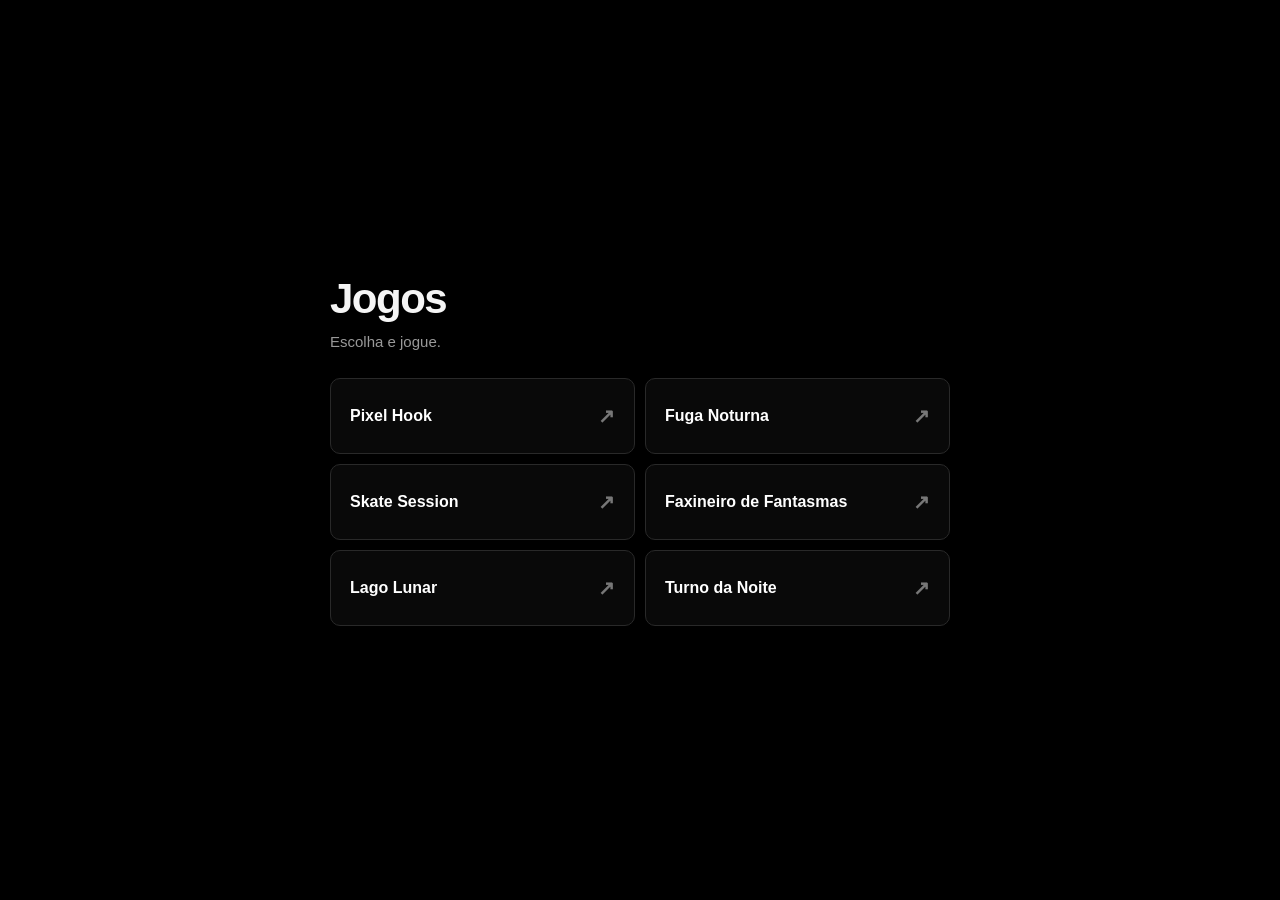
<file: index.html>
<!doctype html>
<html lang="pt-BR">
<head>
<meta charset="utf-8">
<meta name="viewport" content="width=device-width, initial-scale=1">
<meta name="theme-color" content="#000000">
<meta name="description" content="Escolha um jogo e jogue direto no navegador.">
<title>Jogos</title>
<style>
:root{color-scheme:dark}*{box-sizing:border-box}html,body{margin:0;min-height:100%;background:#000;color:#f5f5f5;font-family:Arial,Helvetica,sans-serif}body{min-height:100vh;display:flex;align-items:center;justify-content:center;padding:32px 18px}.wrap{width:min(100%,620px)}h1{margin:0 0 10px;font-size:clamp(28px,6vw,42px);font-weight:800;letter-spacing:-1.5px}p{margin:0 0 28px;color:#999;font-size:15px}.games{display:grid;grid-template-columns:1fr;gap:10px}.game{display:flex;align-items:center;justify-content:space-between;gap:16px;width:100%;padding:18px 19px;background:#090909;border:1px solid #292929;border-radius:10px;color:#fff;text-decoration:none;font-size:16px;font-weight:700;transition:background .15s,border-color .15s,transform .15s}.game span:last-child{color:#777;font-size:20px}.game:hover,.game:focus-visible{background:#151515;border-color:#777;transform:translateY(-1px);outline:none}.game:focus-visible{box-shadow:0 0 0 2px #fff}footer{margin-top:25px;color:#555;font-size:12px}@media(min-width:520px){.games{grid-template-columns:1fr 1fr}.game{min-height:76px}}
</style>
</head>
<body>
<main class="wrap">
<h1>Jogos</h1>
<p>Escolha e jogue.</p>
<nav class="games" aria-label="Lista de jogos">
<a class="game" href="jogos/pixel-hook/game.html"><span>Pixel Hook</span><span aria-hidden="true">↗</span></a>
<a class="game" href="jogos/fuga-noturna/game.html"><span>Fuga Noturna</span><span aria-hidden="true">↗</span></a>
<a class="game" href="jogos/skate-session/game.html"><span>Skate Session</span><span aria-hidden="true">↗</span></a>
<a class="game" href="jogos/faxineiro-de-fantasmas/game.html"><span>Faxineiro de Fantasmas</span><span aria-hidden="true">↗</span></a>
<a class="game" href="jogos/lago-lunar/game.html"><span>Lago Lunar</span><span aria-hidden="true">↗</span></a>
<a class="game" href="jogos/turno-da-noite/game.html"><span>Turno da Noite</span><span aria-hidden="true">↗</span></a>
</nav>

</main>
</body>
</html>
</file>
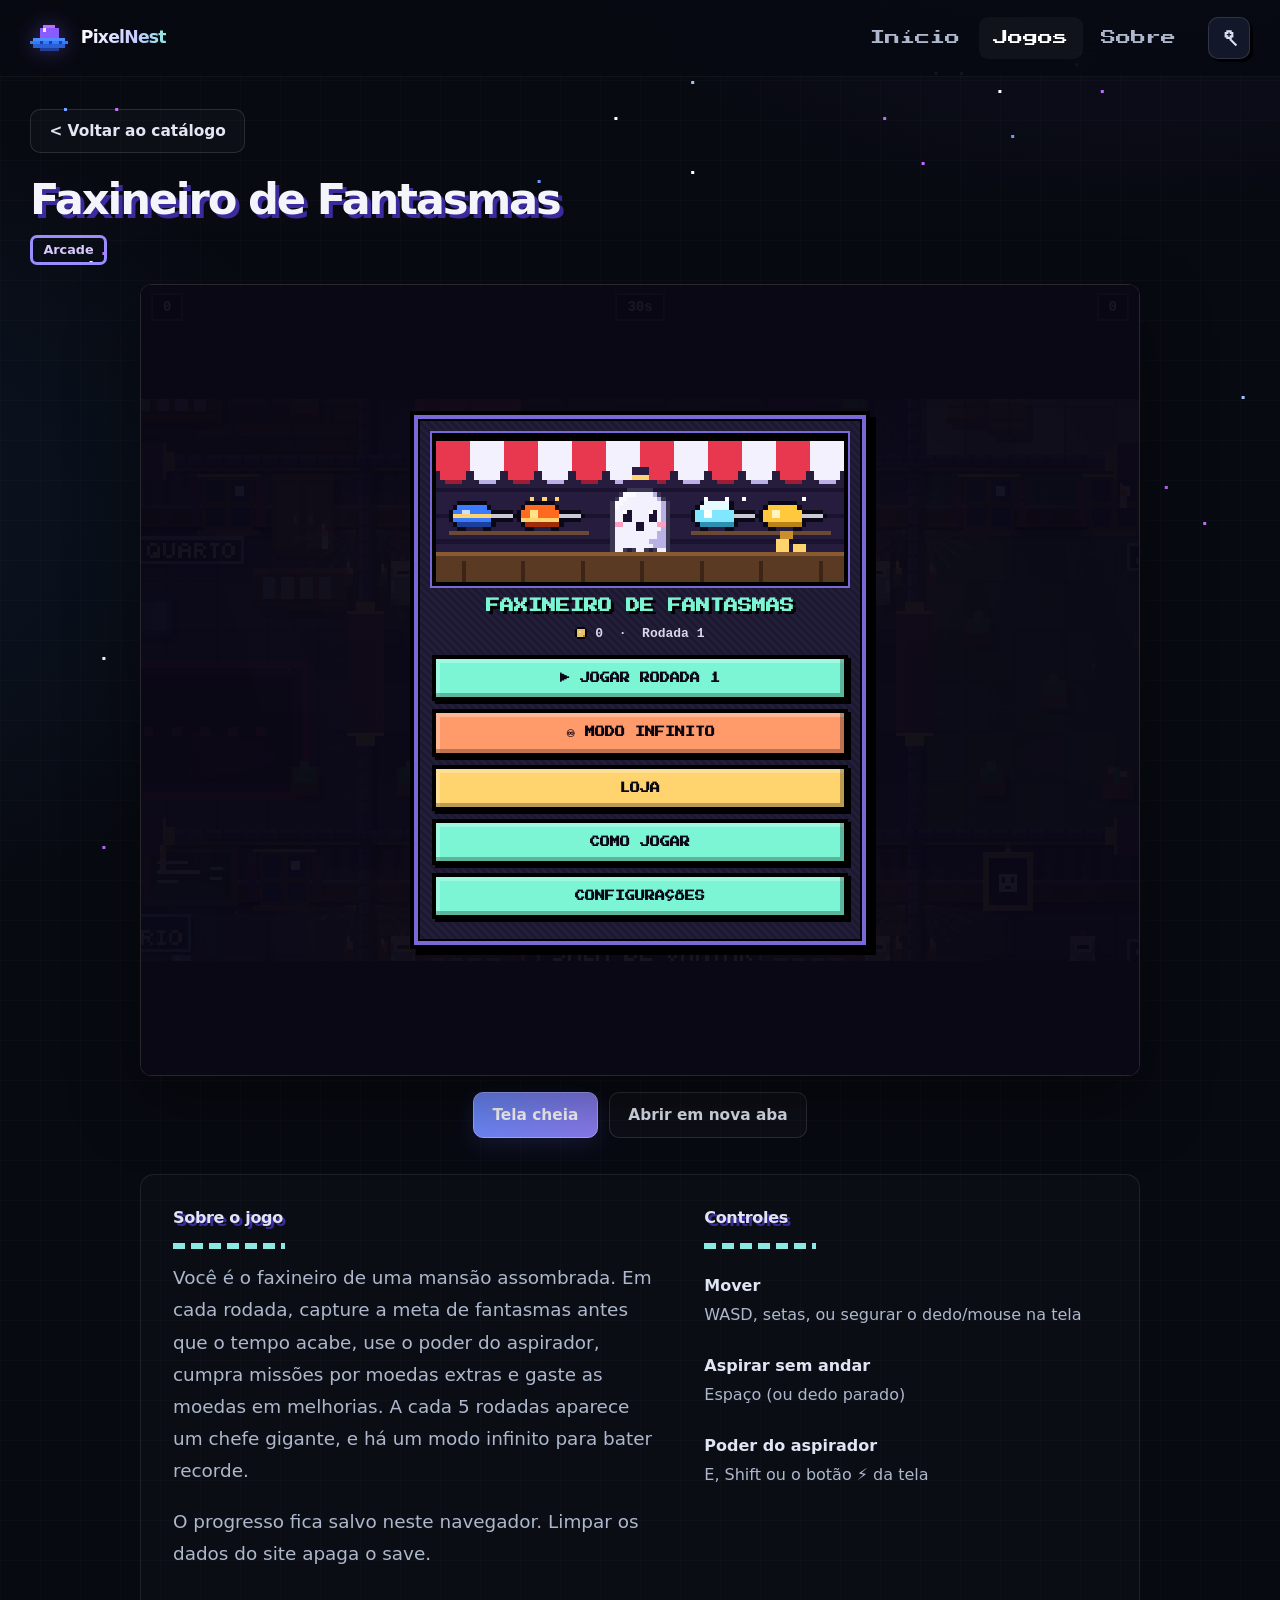
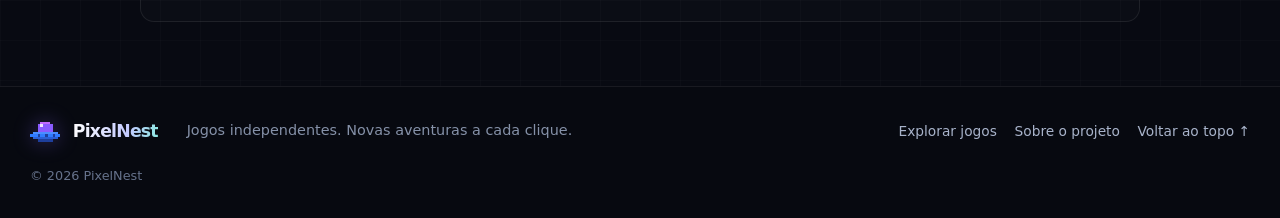
<file: jogos/faxineiro-de-fantasmas/index.html>
<!doctype html>
<html lang="pt-BR">
<head>
<meta charset="utf-8">
<meta name="viewport" content="width=device-width, initial-scale=1">
<title>Jogo — PixelNest</title>
<meta name="description" content="Jogue no PixelNest.">
<meta name="theme-color" content="#060818">
<link rel="icon" href="../../assets/logo/favicon.svg" type="image/svg+xml">
<link rel="preconnect" href="https://fonts.googleapis.com"><link rel="preconnect" href="https://fonts.gstatic.com" crossorigin><link href="https://fonts.googleapis.com/css2?family=Pixelify+Sans:wght@400;500;700&family=Press+Start+2P&display=swap" rel="stylesheet">
<link rel="stylesheet" href="../../css/style.css">
</head>
<body data-base="../../" data-page="jogo" data-game="faxineiro-de-fantasmas">
<a class="skip-link" href="#conteudo">Pular para o conteúdo</a>
<div id="site-header"></div>
<main id="conteudo" class="wrap gp"><div id="app"><noscript>Ative o JavaScript para jogar.</noscript></div></main>
<div id="site-footer"></div>
<script src="../../js/games.js"></script><script src="../../js/layout.js"></script><script src="../../js/game-page.js"></script>
</body>
</html>
</file>
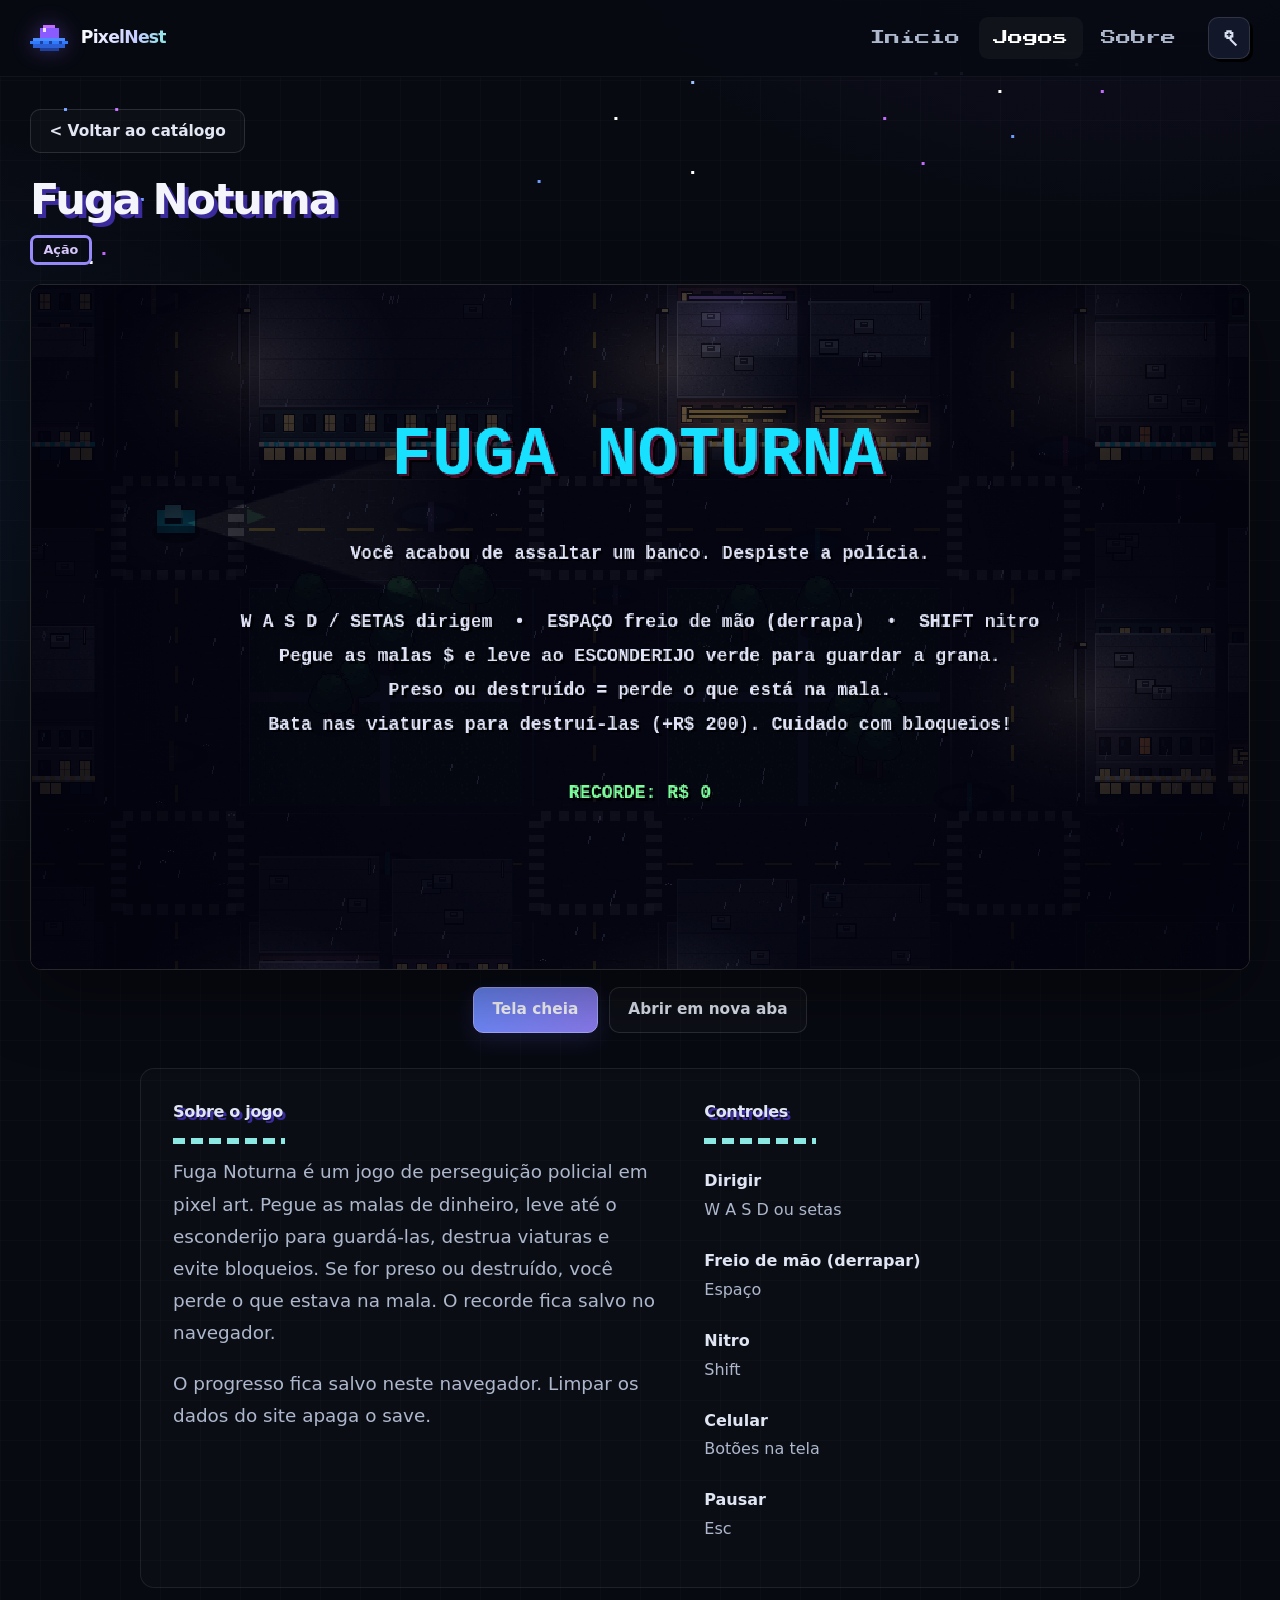
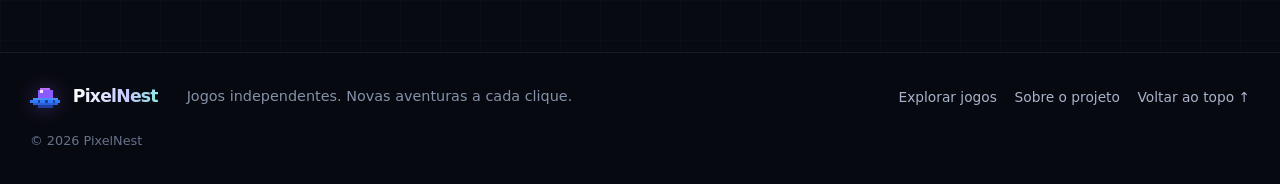
<file: jogos/fuga-noturna/index.html>
<!doctype html>
<html lang="pt-BR">
<head>
<meta charset="utf-8">
<meta name="viewport" content="width=device-width, initial-scale=1">
<title>Jogo — PixelNest</title>
<meta name="description" content="Jogue no PixelNest.">
<meta name="theme-color" content="#060818">
<link rel="icon" href="../../assets/logo/favicon.svg" type="image/svg+xml">
<link rel="preconnect" href="https://fonts.googleapis.com"><link rel="preconnect" href="https://fonts.gstatic.com" crossorigin><link href="https://fonts.googleapis.com/css2?family=Pixelify+Sans:wght@400;500;700&family=Press+Start+2P&display=swap" rel="stylesheet">
<link rel="stylesheet" href="../../css/style.css">
</head>
<body data-base="../../" data-page="jogo" data-game="fuga-noturna">
<a class="skip-link" href="#conteudo">Pular para o conteúdo</a>
<div id="site-header"></div>
<main id="conteudo" class="wrap gp"><div id="app"><noscript>Ative o JavaScript para jogar.</noscript></div></main>
<div id="site-footer"></div>
<script src="../../js/games.js"></script><script src="../../js/layout.js"></script><script src="../../js/game-page.js"></script>
</body>
</html>
</file>
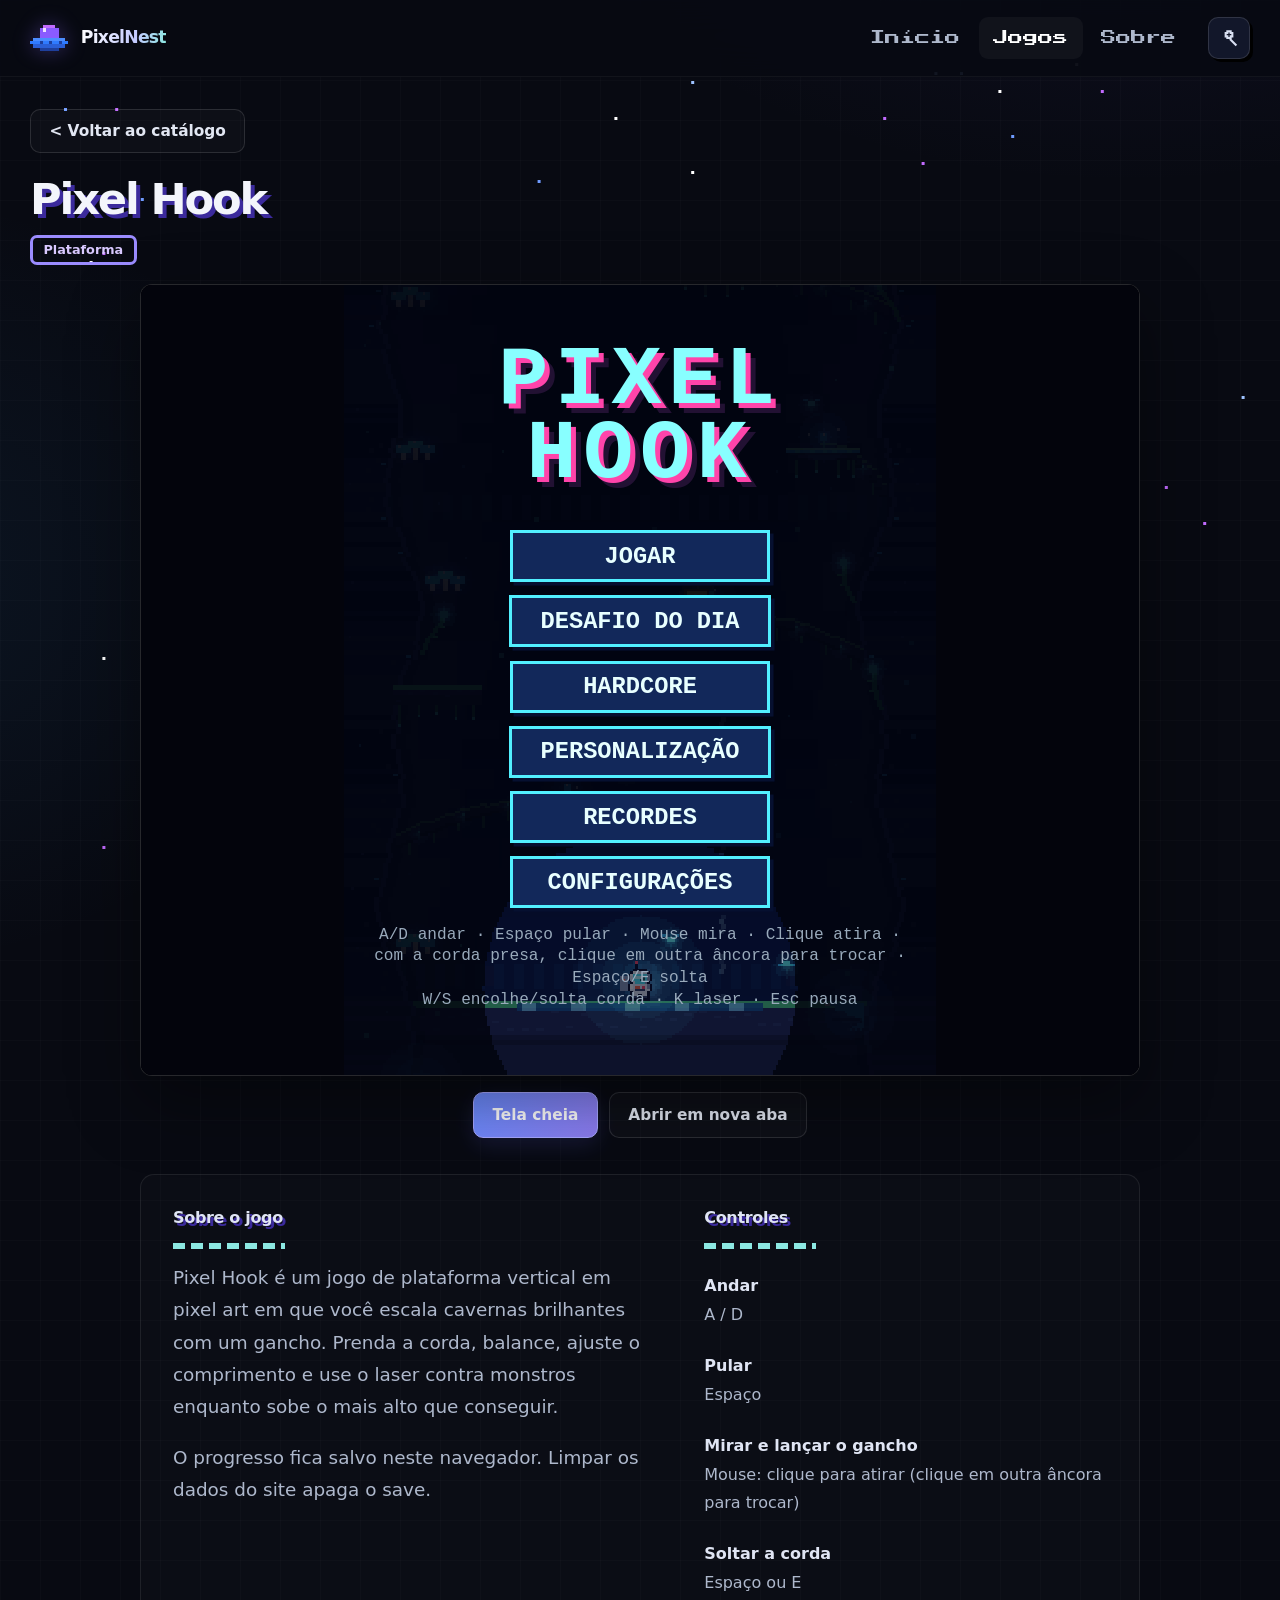
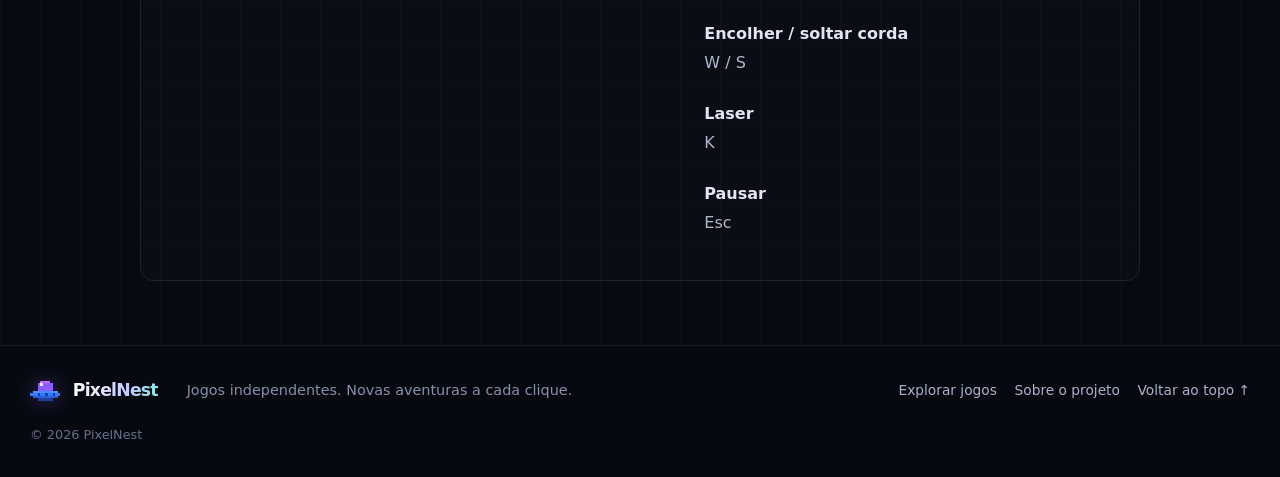
<file: jogos/pixel-hook/index.html>
<!doctype html>
<html lang="pt-BR">
<head>
<meta charset="utf-8">
<meta name="viewport" content="width=device-width, initial-scale=1">
<title>Jogo — PixelNest</title>
<meta name="description" content="Jogue no PixelNest.">
<meta name="theme-color" content="#060818">
<link rel="icon" href="../../assets/logo/favicon.svg" type="image/svg+xml">
<link rel="preconnect" href="https://fonts.googleapis.com"><link rel="preconnect" href="https://fonts.gstatic.com" crossorigin><link href="https://fonts.googleapis.com/css2?family=Pixelify+Sans:wght@400;500;700&family=Press+Start+2P&display=swap" rel="stylesheet">
<link rel="stylesheet" href="../../css/style.css">
</head>
<body data-base="../../" data-page="jogo" data-game="pixel-hook">
<a class="skip-link" href="#conteudo">Pular para o conteúdo</a>
<div id="site-header"></div>
<main id="conteudo" class="wrap gp"><div id="app"><noscript>Ative o JavaScript para jogar.</noscript></div></main>
<div id="site-footer"></div>
<script src="../../js/games.js"></script><script src="../../js/layout.js"></script><script src="../../js/game-page.js"></script>
</body>
</html>
</file>
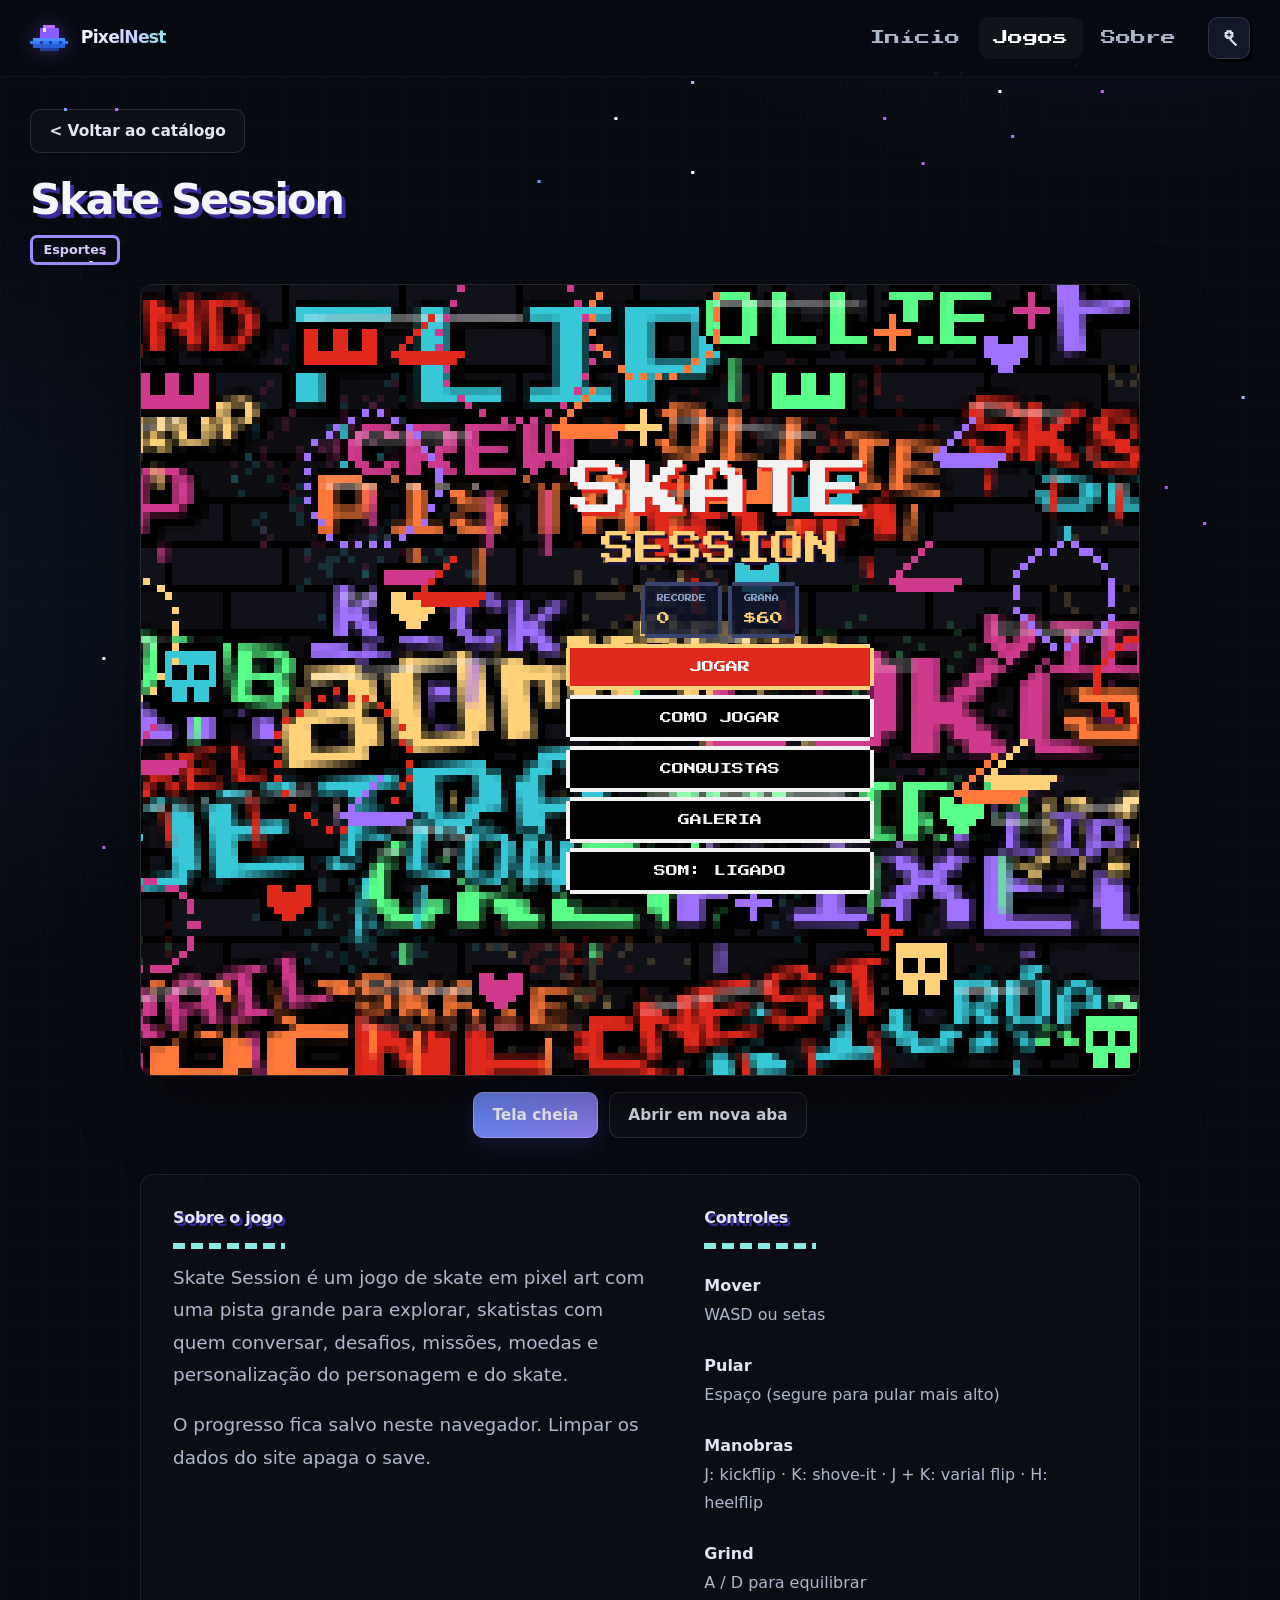
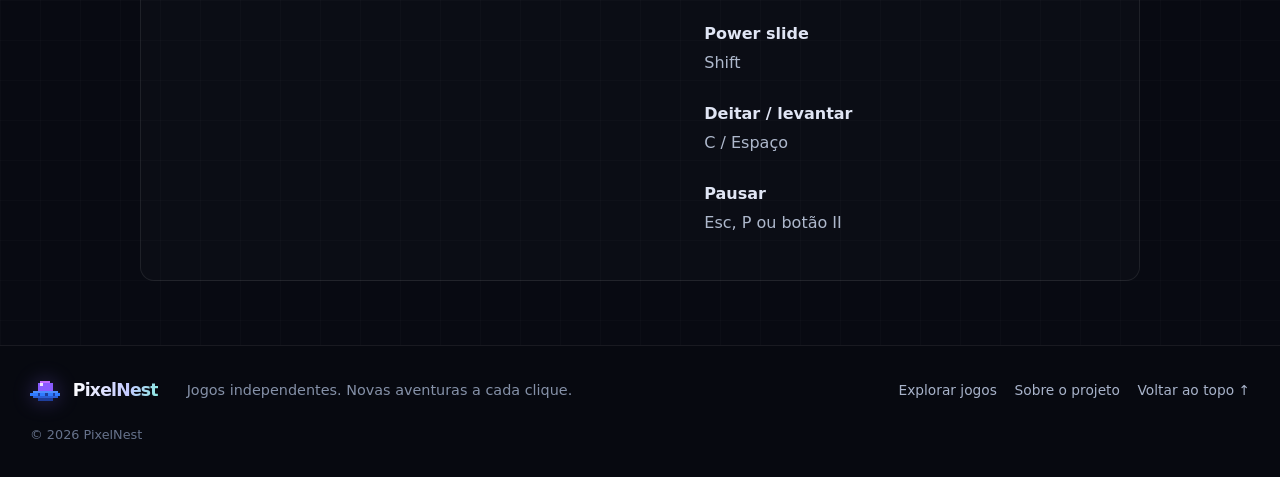
<file: jogos/skate-session/index.html>
<!doctype html>
<html lang="pt-BR">
<head>
<meta charset="utf-8">
<meta name="viewport" content="width=device-width, initial-scale=1">
<title>Jogo — PixelNest</title>
<meta name="description" content="Jogue no PixelNest.">
<meta name="theme-color" content="#060818">
<link rel="icon" href="../../assets/logo/favicon.svg" type="image/svg+xml">
<link rel="preconnect" href="https://fonts.googleapis.com"><link rel="preconnect" href="https://fonts.gstatic.com" crossorigin><link href="https://fonts.googleapis.com/css2?family=Pixelify+Sans:wght@400;500;700&family=Press+Start+2P&display=swap" rel="stylesheet">
<link rel="stylesheet" href="../../css/style.css">
</head>
<body data-base="../../" data-page="jogo" data-game="skate-session">
<a class="skip-link" href="#conteudo">Pular para o conteúdo</a>
<div id="site-header"></div>
<main id="conteudo" class="wrap gp"><div id="app"><noscript>Ative o JavaScript para jogar.</noscript></div></main>
<div id="site-footer"></div>
<script src="../../js/games.js"></script><script src="../../js/layout.js"></script><script src="../../js/game-page.js"></script>
</body>
</html>
</file>
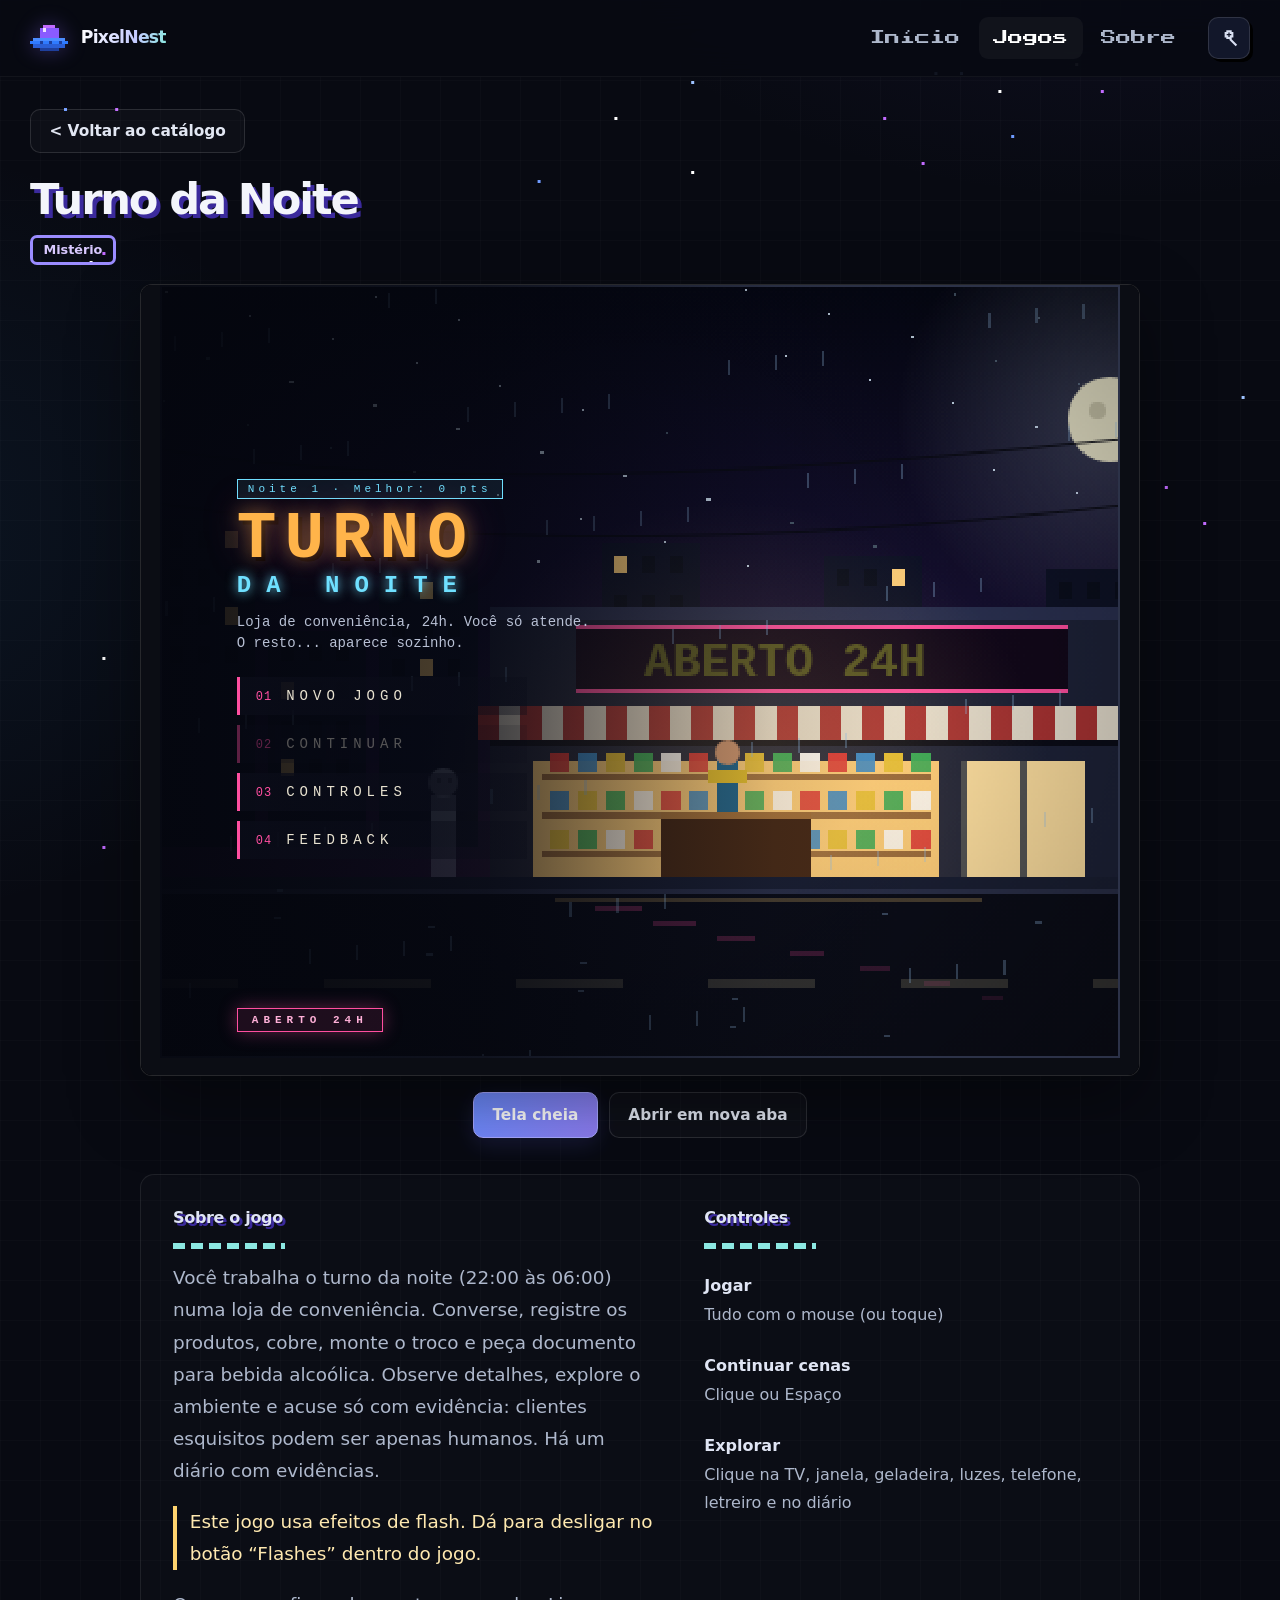
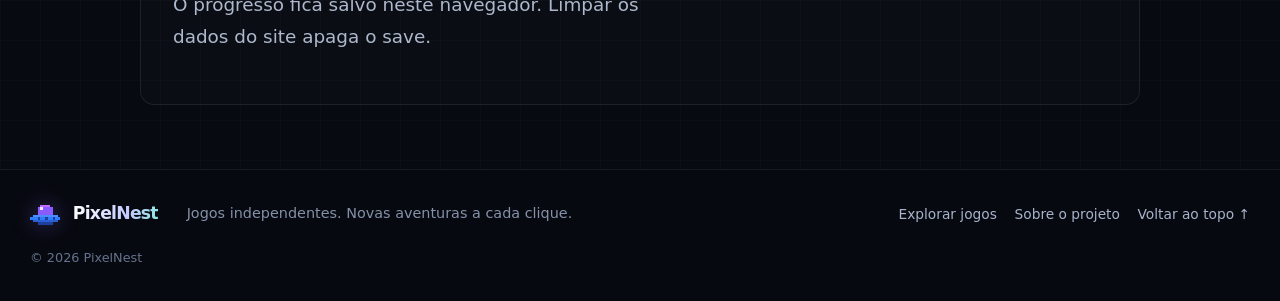
<file: jogos/turno-da-noite/index.html>
<!doctype html>
<html lang="pt-BR">
<head>
<meta charset="utf-8">
<meta name="viewport" content="width=device-width, initial-scale=1">
<title>Jogo — PixelNest</title>
<meta name="description" content="Jogue no PixelNest.">
<meta name="theme-color" content="#060818">
<link rel="icon" href="../../assets/logo/favicon.svg" type="image/svg+xml">
<link rel="preconnect" href="https://fonts.googleapis.com"><link rel="preconnect" href="https://fonts.gstatic.com" crossorigin><link href="https://fonts.googleapis.com/css2?family=Pixelify+Sans:wght@400;500;700&family=Press+Start+2P&display=swap" rel="stylesheet">
<link rel="stylesheet" href="../../css/style.css">
</head>
<body data-base="../../" data-page="jogo" data-game="turno-da-noite">
<a class="skip-link" href="#conteudo">Pular para o conteúdo</a>
<div id="site-header"></div>
<main id="conteudo" class="wrap gp"><div id="app"><noscript>Ative o JavaScript para jogar.</noscript></div></main>
<div id="site-footer"></div>
<script src="../../js/games.js"></script><script src="../../js/layout.js"></script><script src="../../js/game-page.js"></script>
</body>
</html>
</file>
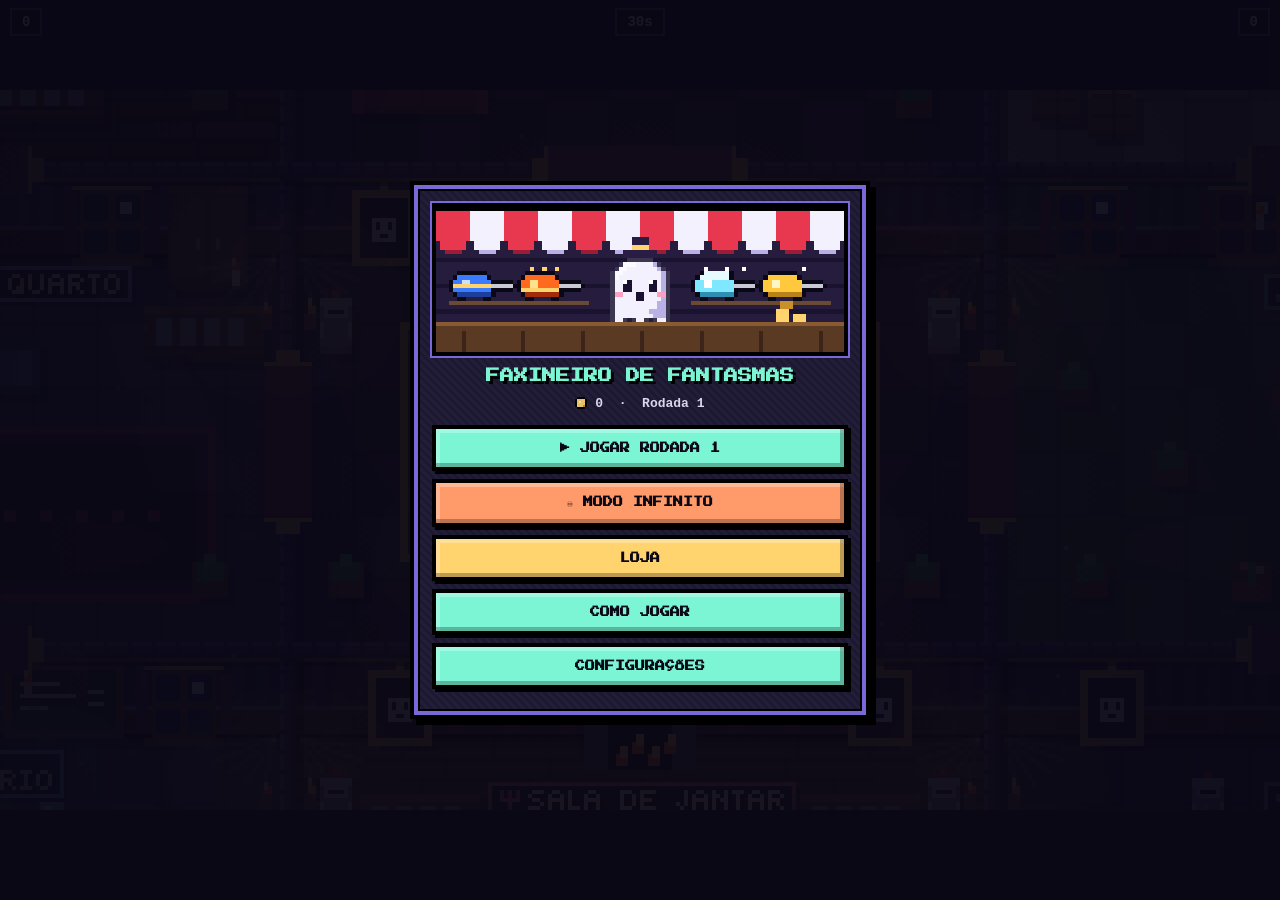
<file: jogos/faxineiro-de-fantasmas/game.html>
<!DOCTYPE html>
<html lang="pt-BR">
<head>
<meta charset="utf-8">
<meta name="viewport" content="width=device-width, initial-scale=1, viewport-fit=cover">
<title>Faxineiro de Fantasmas</title>
<link href="https://fonts.googleapis.com/css2?family=Press+Start+2P&display=swap" rel="stylesheet">
<style>
:root{color-scheme:dark;--bg:#0a0816;--fg:#efeaff;--ac:#7cf5d4;--ac2:#ffd36e;--pn:#1c1832;box-sizing:border-box;padding-top:env(safe-area-inset-top,0px);padding-bottom:env(safe-area-inset-bottom,0px)}
*{box-sizing:border-box}
html,body{height:100%;margin:0;background:var(--bg);color:var(--fg);font-family:"Courier New",monospace;font-weight:700;overflow:hidden;touch-action:none;user-select:none;-webkit-user-select:none}
canvas{position:fixed;image-rendering:pixelated;image-rendering:crisp-edges}
#hud{position:fixed;left:0;right:0;top:env(safe-area-inset-top,0px);display:flex;justify-content:space-between;gap:6px;padding:8px 10px;pointer-events:none;font-size:14px}
#hud div{background:#000a;padding:4px 10px;border:2px solid #4b3f8a}
#bat{position:fixed;left:10px;right:10px;top:calc(48px + env(safe-area-inset-top,0px));height:18px;background:#000b;border:2px solid #4b3f8a;pointer-events:none;overflow:hidden;display:none}
#bat i{position:absolute;left:0;top:0;bottom:0;width:100%;background:var(--ac)}
#bat span{position:absolute;inset:0;text-align:center;font-size:11px;line-height:14px;color:#fff;text-shadow:1px 1px 0 #000}
#ov{position:fixed;inset:0;display:flex;align-items:center;justify-content:center;background:#0a0816ee;padding:12px;touch-action:pan-y}
.card{background:var(--pn);border:4px solid #7a68d8;box-shadow:6px 6px 0 #000;padding:16px;max-width:460px;width:100%;text-align:center;max-height:100%;overflow:auto}
h1{margin:0 0 8px;font-size:21px;color:var(--ac);text-transform:uppercase}
p{margin:6px 0 12px;opacity:.9;line-height:1.4;font-size:13px}
button{font:inherit;color:#0a0816;background:var(--ac);border:3px solid #000;box-shadow:3px 3px 0 #000;padding:10px 18px;cursor:pointer;text-transform:uppercase;margin:3px}
button:active{transform:translate(2px,2px);box-shadow:1px 1px 0 #000}
button:disabled{background:#4a4468;color:#9a93bd;cursor:default}
.tabs{display:flex;gap:6px;margin:10px 0}.tabs button{flex:1;margin:0;background:#2e2750;color:#cfc8ff;box-shadow:none}.tabs button.on{background:var(--ac2);color:#0a0816}
.grid{display:grid;grid-template-columns:1fr 1fr;gap:8px}
.vc{background:#0007;border:2px solid #4b3f8a;padding:8px;font-size:12px}.vc.eq{border-color:var(--ac)}
.vc img{width:96px;height:48px;image-rendering:pixelated;display:block;margin:0 auto 4px}.vc small{opacity:.75}
.vc button{width:100%;margin:6px 0 0;padding:6px;background:var(--ac2);font-size:12px}.vc button:disabled{background:#4a4468}
.up{display:flex;justify-content:space-between;align-items:center;gap:10px;background:#0007;border:2px solid #4b3f8a;padding:8px 10px;margin:6px 0;text-align:left;font-size:13px}
.up small{opacity:.7;display:block}.up button{padding:6px 10px;white-space:nowrap;background:var(--ac2);margin:0}.up button:disabled{background:#4a4468}

:root{--px:"Press Start 2P","Courier New",monospace}
h1,.tabs button,button,.vc b,.up b{font-family:var(--px)}
h1{font-size:14px;line-height:1.5;text-shadow:3px 3px 0 #000}
.card{border:4px solid #000;background-color:#1c1832;background-image:linear-gradient(45deg,#ffffff07 25%,#0000 25% 50%,#ffffff07 50% 75%,#0000 75%);background-size:8px 8px;box-shadow:inset 0 0 0 4px #7a68d8,inset 0 0 0 6px #000,6px 6px 0 #000;padding:18px}
button{font-size:10px;border:4px solid #000;box-shadow:inset -4px -4px 0 #0004,inset 4px 4px 0 #fff4,3px 3px 0 #000}
button:active{box-shadow:inset 4px 4px 0 #0004,1px 1px 0 #000}
.tabs button{font-size:8px;padding:9px 4px}
.shopbn{width:100%;image-rendering:pixelated;display:block;margin:0 0 10px;border:4px solid #000;box-shadow:0 0 0 2px #7a68d8}
.coin{width:12px;height:12px;image-rendering:pixelated;vertical-align:-2px}
.vc{position:relative;background:#120e24;border:4px solid #000;box-shadow:inset 0 0 0 2px #4b3f8a}
.vc.eq{box-shadow:inset 0 0 0 2px var(--ac),0 0 0 2px var(--ac)}
.vc b{font-size:9px;line-height:1.4}
.ped{background:repeating-conic-gradient(#2a2148 0 25%,#241c3e 0 50%) 0 0/8px 8px;border:2px solid #000;padding:8px 0 4px;margin-bottom:6px;box-shadow:inset 0 -6px 0 #3b2f6b}
.ped img{margin:0 auto}
.lock img{filter:brightness(0) opacity(.45)}
.tag{position:absolute;top:-8px;right:-6px;font:7px var(--px);background:var(--ac2);color:#000;padding:3px 4px;border:2px solid #000}
.pw{font-size:11px;color:var(--ac2);margin:4px 0 2px;line-height:1.3}
.vc small{display:block;line-height:1.3}
.secret-silhouette{filter:brightness(0) saturate(100%);opacity:.9}
.secret-card{border-color:#8a6ed8;background:linear-gradient(145deg,#17112d,#090713)}
.secret-mission{color:#ffd36e;font-size:9px;line-height:1.5;margin:4px 0}
.vc button{font-size:9px}
.up .ic{width:32px;height:32px;image-rendering:pixelated;flex:none}
.up b{font-size:9px;line-height:1.5}
.pips{display:flex;gap:2px;margin-top:5px;flex-wrap:wrap}.pips i{width:7px;height:9px;background:#2e2750;border:1px solid #000}.pips i.on{background:var(--ac)}
#hpbar{position:fixed;z-index:8;top:34px;left:50%;transform:translateX(-50%);width:min(180px,48vw);height:9px;border:2px solid #171126;background:#2a1838;display:none;box-shadow:2px 2px 0 #000}#hpbar i{display:block;width:100%;height:100%;background:#ff5f7a;transition:width .08s}#hptext{position:fixed;z-index:8;top:47px;left:50%;transform:translateX(-50%);font:7px var(--px);color:#fff;text-shadow:1px 1px #000;display:none;white-space:nowrap}
#bb{position:fixed;left:10px;right:104px;bottom:calc(14px + env(safe-area-inset-bottom,0px));height:22px;background:#000b;border:3px solid #000;box-shadow:0 0 0 2px #c4306a;display:none;pointer-events:none}
#bb i{position:absolute;left:0;top:0;bottom:0;width:100%;background:#ff4f8a}
#bb span{position:absolute;inset:0;text-align:center;font:8px/16px var(--px);color:#fff;text-shadow:1px 1px 0 #000}
#ms{position:fixed;left:10px;top:calc(74px + env(safe-area-inset-top,0px));font-size:10px;line-height:1.4;pointer-events:none;text-shadow:1px 1px 0 #000;max-width:56%;display:none}
#pw{position:fixed;right:10px;bottom:calc(14px + env(safe-area-inset-bottom,0px));width:88px;height:54px;margin:0;padding:2px;font-size:8px;line-height:1.3;display:none;touch-action:none;z-index:2}
.menu button{display:block;width:100%;margin:8px 0;padding:14px 10px}
.cfg{display:flex;justify-content:space-between;align-items:center;gap:8px;background:#0007;border:2px solid #4b3f8a;padding:8px 10px;margin:6px 0;text-align:left;font-size:12px}
.cfg b{font-size:9px;line-height:1.5}.cfg button{min-width:92px;margin:0;font-size:8px}
button.off{background:#4a4468;color:#9a93bd}
.tabs{flex-wrap:wrap}.tabs button{flex:1 1 30%}
.vc{cursor:pointer}.vc small b{font-size:8px}
.ped.big{padding:14px 0 8px}
.pwdemo{background:var(--ac2)}
@keyframes pul{50%{transform:scale(1.08)}}
#pw.rdy{animation:pul .9s infinite}
#pw{width:100px;height:62px}
</style>
</head>
<body>
<canvas id="c"></canvas>
<div id="hud"><div id="hc">0</div><div id="ht">30s</div><div id="hk">0</div></div>
<div id="bat"><i></i><span id="bt"></span></div>
<div id="hpbar"><i></i></div><div id="hptext">❤️ 100 / 100</div><div id="bb"><i></i><span>👑 CHEFE</span></div><div id="ms"></div><button id="pw"></button>
<div id="ov"></div>
<script>
const cv=document.getElementById('c'),cx=cv.getContext('2d'),bgc=document.createElement('canvas'),bx=bgc.getContext('2d');
const ov=document.getElementById('ov'),hc=document.getElementById('hc'),ht=document.getElementById('ht'),hk=document.getElementById('hk'),batBox=document.getElementById('bat'),bat=batBox.querySelector('i'),bt=document.getElementById('bt');
const pwb=document.getElementById('pw'),msE=document.getElementById('ms'),bbE=document.getElementById('bb'),bbI=bbE.querySelector('i'),hpBar=document.getElementById('hpbar'),hpFill=hpBar.querySelector('i'),hpText=document.getElementById('hptext');
let LW=320,LH=180,scale=1,furn=[],slots=[],lights=[];const M=8,MT=22,RW=176,RH=120,WW=528,WH=360,cam={x:0,y:0};
const P={x:160,y:100,vx:0,vy:0,a:0};
let S={coins:0,lv:{range:0,power:0,bat:0,spawn:0},stage:1,best:0,owned:['classic'],eq:'classic'};
try{const s=JSON.parse(localStorage.getItem('ff2')||localStorage.getItem('ff1'));if(s&&s.lv)S=Object.assign(S,s)}catch(e){}
if(!S.owned)S.owned=['classic'];if(!S.eq)S.eq='classic';if(S.lv.spawn==null)S.lv.spawn=0;if(!S.stage)S.stage=1;if(!S.ach)S.ach={};if(!S.tot)S.tot={g:0,k:0,b:0,m:0,p:0};S.cfg=Object.assign({aim:1,snd:1,shake:1,mini:1,ms:1,pops:1},S.cfg||{});if(S.lv.speed==null)S.lv.speed=0;if(S.bestInf==null)S.bestInf=0;
function save(){try{localStorage.setItem('ff2',JSON.stringify(S))}catch(e){}}
const stats=()=>{const m=model(),b=pwt>0&&m.pw==='turbo'?1.6:1,om=m.ps==='omni'?1.1:1;return{range:(48+S.lv.range*7)*(b>1?1.35:1)*om*(m.ps==='flut'?1.2:1),power:(1+S.lv.power*.4)*b,bat:100+S.lv.bat*25,spawn:1+S.lv.spawn*.18,speed:(m.sp+S.lv.speed*9)*(b>1?1.25:1)*om}};
const BASE={range:24,power:28,bat:24,spawn:42,speed:25},
cost=k=>Math.round(BASE[k]*Math.pow(k==='spawn'?1.82:1.72,S.lv[k]));
const isB=()=>!INF&&S.stage%5===0,quota=()=>isB()||INF?9999:15+S.stage*5,lvl=()=>S.stage+(INF?wave-1:0);
const R=(c,x,y,w,h,col)=>{c.fillStyle=col;c.fillRect(Math.round(x),Math.round(y),w,h)};

// ---- sprites
function mk(rows,pal){const c=document.createElement('canvas');c.width=rows[0].length;c.height=rows.length;const g=c.getContext('2d');rows.forEach((r,y)=>[...r].forEach((ch,x)=>{if(pal[ch]){g.fillStyle=pal[ch];g.fillRect(x,y,1,1)}}));return c}
const GRA=[".....oooooo.....","...ohhhwwwwso...","..ohhwwwwwwwso..",".ohhwwwwwwwwwso.",".ohwwwwwwwwwwso.",".owwyewwwwyewso.",".owweewwwweewso.",".owweewwwweewso.",".obbwwwmmwwwbbo.",".owwwwwmmwwwwso.",".owwwwwwwwwwsso.",".owwwwwwwwwwsso.",".owwwwwwwwsssso.",".owwwwwwwwwssso.",".owwo.owwo.owwo.",".oooo.oooo.oooo."];
const GRB=GRA.slice(0,14).concat([".oo.owwo.owwo.o.",".oo.oooo.oooo.o."]);
function mixc(a,b,t){const p=h=>[1,3,5].map(i=>parseInt(h.slice(i,i+2),16)),A=p(a),B=p(b);return '#'+A.map((v,i)=>Math.round(v+(B[i]-v)*t).toString(16).padStart(2,'0')).join('')}
function mkGh(type,fr){const o=TY[type],m=o.pal[0],sh=o.pal[1],dk='#1a1230',bs=type==='boss',
 pal={o:mixc(sh,'#0a0816',.72),w:m,h:mixc(m,'#ffffff',.65),s:sh,e:bs?'#ff2a4a':type==='mum'?'#ff4f4f':dk,y:bs?'#ffd0d0':'#ffffff',b:mixc(m,'#ff5f8f',type==='shy'?.8:.55),m:dk},
 c=document.createElement('canvas');c.width=16;c.height=20;const g=c.getContext('2d'),q=(x,y,col,w,h)=>{g.fillStyle=col;g.fillRect(x,y,w||1,h||1)};
 (fr?GRB:GRA).forEach((r,y)=>[...r].forEach((ch,x)=>{if(pal[ch])q(x,y+4,pal[ch])}));
 if(type==='king'||bs){q(7,0,'#ffd36e',2);q(5,1,'#ffd36e');q(7,1,'#ffd36e',2);q(10,1,'#ffd36e');q(5,2,'#ffd36e',6);q(5,3,'#c9902a',6);q(7,3,bs?'#ff2a4a':'#ff4f6a',2)}
 if(bs){q(3,8,dk,3);q(10,8,dk,3);q(6,12,dk,4);q(6,13,'#fff');q(9,13,'#fff')}
 if(type==='bomb')q(8,2,'#9a9aaa',1,2);
 if(type==='ice')[[5,2],[6,1],[7,3],[8,3],[9,1],[10,2]].forEach(([x,h])=>q(x,4-h,'#e6fbff',1,h));
 if(type==='time'){q(6,14,'#fff',4);q(5,15,'#fff',6,2);q(6,17,'#fff',4);q(7,15,dk,1,2);q(8,16,dk)}
 if(type==='shy'){q(9,2,'#ff6a9a',1,2);q(11,2,'#ff6a9a',1,2);q(10,3,'#c4306a')}
 if(type==='big'){q(4,9,dk,2);q(10,9,dk,2);q(4,10,'#fff');q(10,10,'#fff')}
 if(type==='bib'){const fr='#6b4a35';[3,9].forEach(x0=>{q(x0,8,fr,4);q(x0,12,fr,4);q(x0,9,fr,1,3);q(x0+3,9,fr,1,3)});q(7,10,fr,2);q(5,1,'#a33',6,3);q(6,2,'#f4ecd0',4,1)}
 if(type==='maes'){q(5,2,'#e6e0ff',6,2);q(4,3,'#e6e0ff');q(11,3,'#e6e0ff');q(5,15,'#e8384f',2,2);q(9,15,'#e8384f',2,2);q(7,15,'#9c1d33',2,2);q(15,9,'#ddd',1,5);q(15,8,'#ffd36e')}
 if(type==='chef'){q(6,0,'#fff',4);q(4,1,'#fff',8,2);q(5,3,'#cfcfe0',6);q(5,12,'#3a2a1a',2);q(9,12,'#3a2a1a',2)}
 if(type==='sono'){q(4,9,dk,2);q(10,9,dk,2);q(4,10,'#fff');q(10,10,'#fff');q(5,3,'#fff',6);q(5,2,'#6a78e0',6);q(6,1,'#6a78e0',5);q(9,0,'#6a78e0',3);q(12,0,'#fff',2,2)}
 if(type==='lord'){const go='#ffd36e';q(0,7,'#fff',2,4);q(14,7,'#fff',2,4);q(5,2,'#fff',6,2);q(4,3,'#fff',8);q(9,8,go,4);q(9,12,go,4);q(9,9,go,1,3);q(12,9,go,1,3);q(13,12,go,1,3);q(6,15,'#fff',4,2);q(7,16,'#e8384f',2)}
 if(type==='jard'){q(5,1,'#e0b45a',6);q(5,2,'#c33',6);q(2,3,'#e0b45a',12);q(8,0,'#4aa65a',2)}
 if(type==='cien'){[[4,2],[5,3],[6,2],[7,4],[8,3],[9,4],[10,2],[11,3]].forEach(([x,h])=>q(x,4-h,'#f0f0f0',1,h));const gf='#6a6a7a';[3,9].forEach(x0=>{q(x0,8,gf,4);q(x0,12,gf,4);q(x0,9,gf,1,3);q(x0+3,9,gf,1,3);q(x0+1,9,'#9ff',2,3)});q(5,10,dk);q(10,10,dk);q(7,10,gf,2)}
 if(type==='mord'){q(5,3,dk,6);q(4,4,dk);q(11,4,dk);q(0,11,'#fff',2,2);q(14,11,'#fff',2,2);q(6,13,'#fff',4,4);q(7,13,'#e8384f',2);q(5,13,dk,1,4);q(10,13,dk,1,4)}
 if(type==='mum'){[7,10,14].forEach(y=>q(2,y,'#c8b98a',12));q(14,13,'#efe6c8',2);q(15,14,'#efe6c8',1,2)}
 return c}
const TY={
 norm:{hp:1,k:1,val:1,sp:22,w:60,min:1,pal:['#f4f1ff','#b9b0e6']},
 fast:{hp:.8,k:1,val:2,sp:50,w:30,min:1,pal:['#b9f0ff','#6cc3e0']},
 big:{hp:3.2,k:2,val:5,sp:14,w:15,min:2,pal:['#e6d8ff','#a98fe0']},
 gold:{hp:1.4,k:1,val:12,sp:40,w:6,min:1,pal:['#ffe28a','#d9a22b']},
 shy:{hp:1.2,k:1,val:4,sp:28,w:18,min:1,pal:['#ffc9dd','#e08fb0']},
 time:{hp:1,k:1,val:3,sp:30,w:14,min:1,pal:['#b9ffd0','#5fc88a']},
 bomb:{hp:1.1,k:1,val:3,sp:26,w:14,min:2,pal:['#ff9b6a','#c4502a']},
 ice:{hp:1,k:1,val:3,sp:26,w:12,min:2,pal:['#d6f6ff','#7fc4e6']},
 king:{hp:6,k:2,val:25,sp:18,w:5,min:3,pal:['#d4b6ff','#8a5fd6']},
 boss:{hp:30,k:3.5,val:0,sp:12,w:0,min:99,pal:['#ff9bd0','#c4306a']},
 bib:{hp:1.5,k:1,val:8,sp:20,w:0,min:1,room:0,pal:['#d6e4f5','#8aa4c4']},
 maes:{hp:1.4,k:1,val:9,sp:26,w:0,min:1,room:1,pal:['#efe6ff','#a98fe0']},
 chef:{hp:1.8,k:1,val:10,sp:34,w:0,min:1,room:2,pal:['#fff3e0','#e0a96b']},
 sono:{hp:1.6,k:1,val:8,sp:12,w:0,min:1,room:3,pal:['#cfd6ff','#7a86d6']},
 lord:{hp:3.5,k:2,val:18,sp:18,w:0,min:2,room:4,pal:['#f6e3c4','#c9a46a']},
 jard:{hp:1.8,k:1,val:9,sp:20,w:0,min:1,room:5,pal:['#c9f5c0','#5fb86a']},
 cien:{hp:1.6,k:1,val:11,sp:46,w:0,min:2,room:6,pal:['#d9ffe8','#58c98a']},
 mord:{hp:2,k:1,val:12,sp:28,w:0,min:2,room:7,pal:['#8a88b0','#4a4868']},
 mum:{hp:4,k:2,val:20,sp:11,w:0,min:3,room:8,pal:['#efe6c8','#b8a878']}};
const RG=['bib','maes','chef','sono','lord','jard','cien','mord','mum'];
const GS={};for(const k in TY)GS[k]=[mkGh(k,0),mkGh(k,1)];
const VB=["................","..kkkkkkk.......",".krrrrrrrk......","krrwwrrrrrkkkkk.","krrwwrrrrrgggggk","krrrrrrrrrkkkkk.",".kddddddddk.....","..kk....kk......"];
const MODELS=[
{id:'classic',pw:'faxina',sp:105,ps:'persist',n:'Zé Poeira',m:1,p:0,pal:{r:'#e8384f',d:'#9c1d33',w:'#ffd5dc'}},
{id:'turbo',pw:'turbo',sp:125,ps:'motor',n:'Turbinho',m:1.5,p:100,pal:{r:'#3a7bff',d:'#1d3f9c',w:'#cfe0ff',a:'#ffd36e'},ov:{4:"kaaaaaaaaagggggk"}},
{id:'ciclone',pw:'tornado',sp:112,ps:'aura',n:'Ciclone',m:2,p:350,pal:{r:'#2fbf71',d:'#17703f',w:'#c9ffe0',c:'#aef0ff'},ov:{1:"..kcccccck......",2:".kccccccck......"}},
{id:'bolha',pw:'bolha',sp:114,ps:'flut',n:'Bolha Mágica',m:2.2,p:450,pal:{r:'#8fdcff',d:'#3a8cc4',w:'#ffffff',a:'#ffb3f0',c:'#e6fbff'},ov:{0:"...c..c...c.....",2:".kcrrrcrrk......",4:"kaaaaaaaaagggggk"}},
{id:'chama',pw:'fogo',sp:110,ps:'brasa',n:'Dragão',m:2.5,p:650,pal:{r:'#ff6a1f',d:'#a02c0a',w:'#ffe28a',y:'#ffd36e',a:'#ffd36e'},ov:{0:"...y..y..y......",5:"kaaaaaaaaakkkkk."}},
{id:'ouro',pw:'ouro',sp:108,ps:'midas',n:'Rei Midas',m:3,p:1000,pal:{r:'#ffc83d',d:'#b8841a',w:'#fff4c2',y:'#fff'},ov:{0:"..........y....."}},
{id:'gelo',pw:'gelo',sp:100,ps:'frio',n:'Polar',m:4,p:1800,pal:{r:'#7fe7ff',d:'#2e8fb0',w:'#fff',c:'#e6fbff'},ov:{0:"...w....w...w...",1:"..kcccccck......",2:".kccccccck......"}},
{id:'trovao',pw:'trovao',sp:118,ps:'eletro',n:'Tempestade',m:4.5,p:2400,pal:{r:'#2b3f9e',d:'#141e5a',w:'#cfe0ff',a:'#ffe94d'},ov:{0:"....a...a.......",3:"krrwwraarrkkkkk.",4:"krrrraarrrgggggk",5:"krrraarrrrkkkkk."}},
{id:'cosmico',pw:'buraco',sp:115,ps:'grav',n:'Buraco Negro',m:5,p:3000,pal:{r:'#7a3cff',d:'#3d1b9c',w:'#f0c8ff',a:'#ff5fd0',y:'#fff'},ov:{0:"....y.....y.....",5:"kaaarrrrrrkkkkk."}},
{id:'relogio',pw:'tempo',sp:112,ps:'pont',n:'Relojoeiro',m:6,p:4200,pal:{r:'#c98a3a',d:'#7a4a18',w:'#ffe9b0',a:'#3a2a1a',y:'#ffffff'},ov:{0:"....a.a.a.......",3:"krrwwryyrrkkkkk.",4:"krrrrryarrgggggk"}},
{id:'arco',pw:'raio',sp:120,ps:'prisma',n:'Arco-íris',m:7,p:6000,pal:{r:'#ff5f5f',d:'#a02c4a',w:'#fff',o:'#ff9b3d',y:'#ffe94d',e:'#4dff88',b:'#4db8ff'},ov:{3:"kooooooooookkkkk.",4:"kyyyyyyyyygggggk",5:"keeeeeeeeekkkkk.",6:".kbbbbbbbbk....."}},
{id:'meteoro',pw:'meteoro',sp:116,ps:'impacto',n:'Meteoro',m:8.5,p:8500,pal:{r:'#6b5a58',d:'#3a2f2e',w:'#a89a96',a:'#ff6a1f',y:'#ffd36e'},ov:{0:"..y.a.y.a.......",3:"kraarrrrrrkkkkk.",5:"krrrrrraarkkkkk."}},
{id:'espectro',pw:'corrente',sp:130,ps:'espec',n:'Espectro',m:10,p:12000,pal:{r:'#f4f1ff',d:'#b9b0e6',w:'#fff'},ov:{3:"krrkrkrrrrkkkkk.",4:"krrrrrrrrrgggggk"}},
{id:'anjo',pw:'luz',sp:122,ps:'graca',n:'Serafim',m:12,p:20000,pal:{r:'#fff7d6',d:'#d9b86a',w:'#ffffff',a:'#ffe27a',y:'#fff'},ov:{0:"....aaaaaa......",2:".kwrrrrrwk......"}},
{id:'omega',pw:'omega',sp:126,ps:'omni',n:'Ômega',m:15,p:30000,pal:{r:'#3a2760',d:'#1a1030',w:'#ff3b5c',a:'#ffd36e',y:'#ffd36e',k:'#000'},ov:{0:"..y...y...y.....",4:"kaaaaaaaaagggggk"}}];
// 10 aspiradores secretos: cada um é liberado exclusivamente ao concluir uma missão permanente.
MODELS.push(
{id:'secret01',secret:1,req:'Capture 100 fantasmas',test:()=>S.tot.g>=100,pw:'corrente',sp:116,ps:'eletro',n:'Vulto',m:4,p:0,pal:{r:'#d8d8e8',d:'#6c668b',w:'#fff',a:'#b8a8ff'}},
{id:'secret02',secret:1,req:'Derrote 3 chefes',test:()=>S.tot.b>=3,pw:'buraco',sp:112,ps:'grav',n:'Devorador',m:5, p:0,pal:{r:'#4b246f',d:'#1b102c',w:'#ff9eff',a:'#000'}},
{id:'secret03',secret:1,req:'Capture 10 fantasmas Rei',test:()=>S.tot.k>=10,pw:'ouro',sp:108,ps:'midas',n:'Coroa Perdida',m:5.5,p:0,pal:{r:'#ffd36e',d:'#8c5d16',w:'#fff4c2',a:'#fff'}},
{id:'secret04',secret:1,req:'Chegue à rodada 15',test:()=>S.stage>=15,pw:'meteoro',sp:120,ps:'impacto',n:'Cometa',m:6,p:0,pal:{r:'#e86b35',d:'#81301d',w:'#ffd36e',a:'#fff'}},
{id:'secret05',secret:1,req:'Use poderes 100 vezes',test:()=>S.tot.p>=100,pw:'trovao',sp:122,ps:'prisma',n:'Condutor',m:6.5,p:0,pal:{r:'#3857d6',d:'#1a286e',w:'#fff',a:'#ffe94d'}},
{id:'secret06',secret:1,req:'Complete 25 missões',test:()=>S.tot.m>=25,pw:'tempo',sp:110,ps:'pont',n:'Cronomante',m:7,p:0,pal:{r:'#a8793d',d:'#55371b',w:'#ffe9b0',a:'#e8d6a0'}},
{id:'secret07',secret:1,req:'Capture 1.000 fantasmas',test:()=>S.tot.g>=1000,pw:'raio',sp:124,ps:'espec',n:'Fantasma Zero',m:8,p:0,pal:{r:'#e8f4ff',d:'#a8c7e8',w:'#fff',a:'#bffcff'}},
{id:'secret08',secret:1,req:'Derrote 10 chefes',test:()=>S.tot.b>=10,pw:'omega',sp:120,ps:'omni',n:'Pesadelo',m:9,p:0,pal:{r:'#5d174c',d:'#24091e',w:'#ff3b5c',a:'#ffd36e'}},
{id:'secret09',secret:1,req:'Capture 5.000 fantasmas',test:()=>S.tot.g>=5000,pw:'luz',sp:126,ps:'graca',n:'Serafim Oculto',m:11,p:0,pal:{r:'#fff4c7',d:'#b89a52',w:'#fff',a:'#fff0a1'}},
{id:'secret10',secret:1,req:'Chegue à rodada 30',test:()=>S.stage>=30,pw:'omega',sp:132,ps:'omni',n:'Singularidade',m:15,p:0,pal:{r:'#30213f',d:'#090711',w:'#fff',a:'#ff3b5c'}}
);
if(!S.secretSeen)S.secretSeen={};
function checkSecretUnlocks(){let changed=false;for(const m of MODELS.filter(x=>x.secret)){if(m.test()&&!S.secretSeen[m.id]){S.secretSeen[m.id]=1;if(!S.owned.includes(m.id))S.owned.push(m.id);S.secretReveal=S.secretReveal||{};S.secretReveal[m.id]=1;changed=true;}}if(changed)save();return changed;}
const VS={},VI={};for(const m of MODELS){const rows=VB.map((r,i)=>(m.ov&&m.ov[i])||r);VS[m.id]=mk(rows,Object.assign({k:'#0a0816',g:'#c9c9d6'},m.pal));VI[m.id]=VS[m.id].toDataURL()}
const model=()=>MODELS.find(m=>m.id===S.eq)||MODELS[0];
const POW={
 faxina:{n:'Faxina',d:'Onda de choque que fere tudo num raio grande',cd:14,dur:.01,col:'#7cf5d4'},
 turbo:{n:'Turbo',d:'Mais alcance, força e velocidade por 4s',cd:16,dur:4,col:'#6aa8ff'},
 tornado:{n:'Tornado',d:'Puxa todos os fantasmas pra perto por 3s',cd:17,dur:3,col:'#aef0ff'},
 fogo:{n:'Sopro de Fogo',d:'Queima tudo em volta de você por 3s',cd:12,dur:3,col:'#ff9b3d'},
 ouro:{n:'Chuva de Ouro',d:'Chovem moedas por 5s',cd:22,dur:5,col:'#ffd36e'},
 gelo:{n:'Congelar',d:'Congela todos por 4s e a sucção quebra mais rápido',cd:15,dur:4.5,col:'#bff0ff'},
 buraco:{n:'Buraco Negro',d:'Cria um buraco negro à frente que engole fantasmas',cd:24,dur:3,col:'#c07bff'},
 raio:{n:'Raio Arco-íris',d:'Laser longo à frente por 2,5s',cd:18,dur:2.5,col:'#ffe94d'},
 corrente:{n:'Correntes',d:'Raios capturam os 8 fantasmas mais próximos',cd:20,dur:.01,col:'#ffffff'},
 omega:{n:'Ômega',d:'Aniquila quase tudo perto; tira 25% da vida do chefe',cd:40,dur:.01,col:'#ff3b5c'},
 bolha:{n:'Bolha Gigante',d:'Uma bolha puxa e esmaga os fantasmas por 4s',cd:15,dur:4,col:'#8fdcff'},
 trovao:{n:'Tempestade',d:'Raios acertam 7 fantasmas aleatórios; o chefe leva dano',cd:16,dur:.01,col:'#ffe94d'},
 tempo:{n:'Tempo Parado',d:'Congela tudo por 5s e ganha +4s no relógio',cd:26,dur:5,col:'#ffe9b0'},
 meteoro:{n:'Chuva de Meteoros',d:'Meteoros caem em volta de você por 3,5s',cd:20,dur:3.5,col:'#ff6a1f'},
 luz:{n:'Luz Divina',d:'Explosão sagrada num raio enorme que recarrega a bateria',cd:30,dur:.01,col:'#fff2a8'}};
const PAS={persist:{n:'Persistente',d:'O combo dura 0,6s a mais'},motor:{n:'Motor Econômico',d:'Gasta 20% menos bateria'},aura:{n:'Redemoinho',d:'Suga fantasmas colados em você, em qualquer direção'},brasa:{n:'Brasa',d:'+25% de dano de sucção'},midas:{n:'Toque de Midas',d:'20% de chance de ganhar moeda em dobro'},frio:{n:'Frio Polar',d:'Fantasmas perto de você ficam 35% mais lentos'},grav:{n:'Gravidade',d:'A sucção puxa 25% mais forte'},prisma:{n:'Prisma',d:'O poder recarrega 25% mais rápido'},espec:{n:'Fantasmagórico',d:'A bateria recarrega 50% mais rápido'},omni:{n:'Onipotente',d:'+10% de alcance, velocidade e moedas'},flut:{n:'Flutuante',d:'+20% de alcance'},eletro:{n:'Condutor',d:'18% de chance de cada captura soltar um raio no vizinho'},pont:{n:'Pontual',d:'A cada 8 fantasmas, +1s no relógio'},impacto:{n:'Impacto',d:'Cada captura dá um tranco nos fantasmas vizinhos'},graca:{n:'Graça',d:'Gasta 15% menos bateria'}};
const MS=[
 {t:'Pegue 2 Bombas',g:2,min:2,f:r=>r.bomb},{t:'Pegue 2 Dourados',g:2,min:1,f:r=>r.gold},
 {t:'Pegue 3 Tímidos',g:3,min:1,f:r=>r.shy},{t:'Pegue 2 Gelos',g:2,min:2,f:r=>r.ice},
 {t:'Pegue 2 Relógios',g:2,min:1,f:r=>r.time},{t:'Faça combo x6',g:6,min:1,f:r=>r.combo},
 {t:'Pegue 3 Grandões',g:3,min:2,f:r=>r.big},{t:'Use o poder 2 vezes',g:2,min:1,f:r=>r.pw},
 {t:'Pegue 25 fantasmas',g:25,min:1,f:r=>r.caught},
 {t:'Passe sem zerar a bateria',g:1,min:3,end:1,f:r=>r.over||!r.ok?0:1}];
const ACH=[
 {id:'g100',n:'Caça-fantasmas',d:'Capture 100 fantasmas',f:t=>t.g>=100,r:50},
 {id:'g1000',n:'Exterminador',d:'Capture 1000 fantasmas',f:t=>t.g>=1000,r:400},
 {id:'k1',n:'Regicida',d:'Capture 1 Rei',f:t=>t.k>=1,r:80},
 {id:'b1',n:'Fim do Chefe',d:'Derrote um chefe',f:t=>t.b>=1,r:200},
 {id:'m10',n:'Faz-tudo',d:'Complete 10 missões',f:t=>t.m>=10,r:100},
 {id:'p25',n:'Poderoso',d:'Use poderes 25 vezes',f:t=>t.p>=25,r:80},
 {id:'s10',n:'Veterano',d:'Chegue à rodada 10',f:()=>S.stage>=10,r:300}];
const COIN=mk([".kkkk.","kyyyyk","kyhyyk","kyyyyk","kyyydk",".kkkk."],{k:'#000',y:'#ffd36e',h:'#fff4c2',d:'#c9902a'}).toDataURL();
const IC={range:mk(["...cc...","..cccc..",".cccccc.","cccccccc","..cccc..","..cccc..","...cc...","........"],{c:'#7cf5d4'}).toDataURL(),
 power:mk(["....yy..","...yy...","..yy....",".yyyyyy.","....yy..","...yy...","..yy....","..y....."],{y:'#ffd36e'}).toDataURL(),
 bat:mk(["..gggg..","gggggggg","gyyyyyyg","gyyyyyyg","gyyyyyyg","gyyyyyyg","gyyyyyyg","gggggggg"],{g:'#cfc8ff',y:'#7cf5d4'}).toDataURL(),
 spawn:(()=>{const c=document.createElement('canvas');c.width=c.height=16;c.getContext('2d').drawImage(GS.norm[0],0,-4);return c.toDataURL()})(),
 speed:mk(["........","..c..c..",".cc.cc..","ccc.ccc.",".cc.cc..","..c..c..","........","........"],{c:'#ffd36e'}).toDataURL()};
let BN;
function banner(){const c=document.createElement('canvas');c.width=96;c.height=34;const g=c.getContext('2d'),r=(x,y,w,h,k)=>{g.fillStyle=k;g.fillRect(x,y,w,h)};
 r(0,0,96,34,'#251c3e');for(let y=12;y<34;y+=6)r(0,y,96,1,'#1a1330');
 for(let x=0;x<96;x+=8){const w=(x>>3)&1;r(x,0,8,8,w?'#f4f1ff':'#e8384f');r(x+1,8,6,2,w?'#f4f1ff':'#e8384f');r(x+2,10,4,1,w?'#b9b0e6':'#9c1d33')}
 r(0,0,96,1,'#000');r(3,22,33,1,'#6b4a35');r(60,22,33,1,'#6b4a35');
 [['turbo',3],['chama',19],['gelo',60],['ouro',76]].forEach(([id,x])=>g.drawImage(VS[id],x,14));
 g.drawImage(GS.norm[0],40,8);r(44,10,8,2,'#2a1d45');r(46,7,4,3,'#2a1d45');r(46,9,4,1,'#ffd36e');
 r(0,27,96,7,'#5a3a22');r(0,27,96,1,'#8a5a30');for(let x=6;x<96;x+=14)r(x,29,1,5,'#3c2418');
 r(80,24,3,3,'#ffd36e');r(84,25,3,2,'#ffd36e');r(81,22,3,2,'#c9902a');
 return c.toDataURL()}


// ---- mansão (9 cômodos)
let seed=7;const rnd=()=>(seed=(seed*16807)%2147483647)/2147483647;
const fx=f=>Math.round(M+f*(WW-2*M)),fy=f=>Math.round(M+f*(WH-2*M));
const FC={shelf:['#4a2f22','#6b4a35'],table:['#7a5230','#9a6a3e'],dtable:['#7a5230','#9a6a3e'],chair:['#3a5a8c','#4f74ad'],armor:['#8a8fa6','#c4c9dd'],piano:['#15121f','#2e2a45'],sofa:['#8c2a3f','#b13a52'],cab:['#5a3a22','#7a5230'],cauldron:['#1a1620','#3a3446'],plant:['#6b3f22','#6b3f22'],barrel:['#7a4a22','#9a6a3e'],stool:['#6b3f22','#8a5a30'],bed:['#5a3a22','#7a5230'],stove:['#5a5a6a','#8a8a9a'],tomb:['#6a6a7a','#9a9aaa'],crate:['#8a6a3a','#aa8a4a'],pot:['#6b3f22','#6b3f22']};
const SZ={shelf:[28,16],table:[24,14],dtable:[50,16],chair:[14,14],armor:[8,14],piano:[30,16],sofa:[34,12],cab:[30,14],cauldron:[12,10],plant:[9,9],barrel:[10,10],stool:[8,8],bed:[36,22],stove:[26,16],tomb:[14,16],crate:[12,12],pot:[10,10]};
const NB={harp:1,coffin:1,globe:1,tesla:1,fountain:1,candle:1};
Object.assign(FC,{fridge:['#cfd8e6','#eef3fa'],sink:['#8a8a9a','#b0b0c0'],harp:['#c9a14a','#ffe28a'],drum:['#8c2a3f','#e8384f'],wardrobe:['#5a3a22','#7a5230'],coffin:['#3a2a22','#5a4032'],globe:['#2a4a8c','#4a7ac4'],tesla:['#3a3a50','#6cc3ff'],fountain:['#6a6a7a','#9aaabf'],candle:['#eee8d0','#eee8d0']});
Object.assign(SZ,{fridge:[14,22],sink:[26,14],harp:[14,22],drum:[14,12],wardrobe:[20,26],coffin:[14,26],globe:[10,12],tesla:[10,22],fountain:[24,20],candle:[6,14]});
const BK=['#a33','#36a','#3a6','#c93','#639'];
function F(k,x,y,w,h){x=Math.round(x);y=Math.round(y);const[c,h2]=FC[k],d=SZ[k];w=w||d[0];h=h||d[1];
 if(k==='dtable'){R(bx,x-6,y-12,w+12,h+24,'#c9a14a');R(bx,x-4,y-10,w+8,h+20,'#4a1a30')}
 if(!NB[k]){R(bx,x+2,y+2,w,h,'#0006');R(bx,x,y,w,h,c);R(bx,x,y,w,2,h2);R(bx,x,y+h-2,w,2,'#0004')}else R(bx,x+1,y+h-2,w,3,'#0006');
 if(k==='piano')for(let i=2;i<w-2;i+=3)R(bx,x+i,y+h-6,2,4,'#e8e8f0');
 if(k==='sofa'){R(bx,x,y,3,h,h2);R(bx,x+w-3,y,3,h,h2);R(bx,x+w/2,y+3,1,h-5,'#0004')}
 if(k==='chair'){R(bx,x+2,y+3,w-4,h-5,h2);R(bx,x,y,w,3,'#2a4066')}
 if(k==='table'){R(bx,x+1,y+1,w-2,h-2,'#c9b8e0');for(let i=0;i<w-2;i+=4)R(bx,x+1+i,y+h-4,2,3,'#8e78b0')}
 if(k==='dtable'){R(bx,x+1,y+1,w-2,h-2,'#8c2a3f');R(bx,x+4,y+h/2-1,w-8,2,'#c9a14a');for(let i=4;i<w-6;i+=9){R(bx,x+i,y+2,3,2,'#f4f1ff');R(bx,x+i,y+h-4,3,2,'#f4f1ff')}}
 if(k==='cab'){for(let i=3;i<w-4;i+=6)R(bx,x+i,y+3,4,7,'#bfe3ff99');R(bx,x,y+h-4,w,1,'#0005')}
 if(k==='plant'){R(bx,x,y+4,9,5,'#6b3f22');R(bx,x+1,y,7,5,'#2f7a3c');R(bx,x+3,y-2,3,3,'#4aa65a')}
 if(k==='pot'){R(bx,x,y+5,10,5,'#8a4a2a');R(bx,x+4,y,2,6,'#3a9a4a');R(bx,x+2,y,2,2,'#ff6a9a');R(bx,x+6,y+1,2,2,'#ffd36e')}
 if(k==='barrel'){R(bx,x,y+3,10,1,'#222');R(bx,x,y+7,10,1,'#222')}
 if(k==='shelf'){for(let i=0;i<w-3;i+=3){R(bx,x+1+i,y+2,2,5,BK[(i/3)%5]);R(bx,x+1+i,y+8,2,4,BK[(i/3+2)%5])}R(bx,x,y+7,w,1,h2)}
 if(k==='armor'){R(bx,x+1,y,6,5,'#c4c9dd');R(bx,x+3,y-2,2,2,'#c33');R(bx,x+1,y+5,6,7,'#8a8fa6');R(bx,x,y+6,1,4,'#c4c9dd');R(bx,x+7,y+6,1,4,'#c4c9dd');R(bx,x+2,y+3,4,1,'#0a0816')}
 if(k==='cauldron'){R(bx,x+1,y+1,10,8,'#1a1620');R(bx,x+2,y+2,8,3,'#4aff7a');R(bx,x+1,y+8,2,2,'#1a1620');R(bx,x+9,y+8,2,2,'#1a1620')}
 if(k==='bed'){R(bx,x+2,y+2,w-4,h-4,'#d8d0f0');R(bx,x+3,y+3,10,7,'#fff');R(bx,x+14,y+2,w-16,h-4,'#8c2a3f');R(bx,x+14,y+2,w-16,2,'#b13a52');R(bx,x,y,2,h,h2);R(bx,x+w-2,y,2,h,h2)}
 if(k==='stove'){R(bx,x+2,y+2,w-4,4,'#2a2a34');R(bx,x+4,y+8,w-8,7,'#18181f');R(bx,x+5,y+9,w-10,5,'#3a2a30');R(bx,x+4,y+8,w-8,1,'#c9c9d6');for(let i=0;i<3;i++)R(bx,x+5+i*8,y+1,3,2,'#ff6a1f');R(bx,x+3,y-3,9,5,'#9aa0b4');R(bx,x+3,y-4,9,1,'#c9c9d6');R(bx,x+1,y-2,2,1,'#c9c9d6');R(bx,x+14,y,9,3,'#2a2a34');R(bx,x+22,y+1,4,1,'#2a2a34')}
 if(k==='tomb'){R(bx,x+3,y-3,w-6,3,c);R(bx,x+6,y+3,2,8,'#3a3a46');R(bx,x+3,y+5,8,2,'#3a3a46')}
 if(k==='crate'){R(bx,x+1,y+1,w-2,1,'#0005');R(bx,x+1,y+h/2,w-2,1,'#0005');R(bx,x+w/2,y,1,h,'#0005')}
 if(k==='fridge'){R(bx,x+1,y+9,w-2,1,'#8a98ac');R(bx,x+w-4,y+3,1,5,'#6a788c');R(bx,x+w-4,y+12,1,6,'#6a788c');R(bx,x+3,y+4,3,3,'#e8384f');R(bx,x+3,y+14,2,2,'#ffd36e')}
 if(k==='sink'){const hw=Math.round(w/2);R(bx,x+2,y+1,w-4,5,'#5a6a82');R(bx,x+3,y+2,w-6,3,'#7fa8d0');R(bx,x+hw-1,y-3,2,4,'#c9c9d6');R(bx,x+hw,y-3,4,1,'#c9c9d6');R(bx,x+2,y+8,hw-3,5,'#6b4a35');R(bx,x+hw+1,y+8,hw-3,5,'#6b4a35')}
 if(k==='harp'){R(bx,x+1,y+h-2,w-2,2,'#8a5a30');R(bx,x+1,y,2,h-2,'#c9a14a');R(bx,x+1,y,w-3,2,'#c9a14a');R(bx,x+w-3,y+3,2,h-5,'#c9a14a');for(let i=0;i<4;i++)R(bx,x+4+i*2,y+3+i,1,h-6-i,'#f4f1ff')}
 if(k==='drum'){R(bx,x,y,w,3,'#f4f1ff');R(bx,x,y+h-2,w,2,'#c9a14a');for(let i=2;i<w-2;i+=4)R(bx,x+i,y+3,1,h-5,'#f4f1ff55')}
 if(k==='wardrobe'){const hw=Math.round(w/2);R(bx,x+1,y+3,hw-2,h-6,'#6b4a35');R(bx,x+hw+1,y+3,hw-2,h-6,'#6b4a35');R(bx,x+hw-3,y+Math.round(h/2),1,3,'#c9a14a');R(bx,x+hw+2,y+Math.round(h/2),1,3,'#c9a14a')}
 if(k==='coffin'){R(bx,x+3,y,w-6,4,'#3a2a22');R(bx,x,y+4,w,h-10,'#3a2a22');R(bx,x+3,y+h-6,w-6,6,'#3a2a22');R(bx,x+3,y+1,w-6,1,'#5a4032');R(bx,x+1,y+5,1,h-11,'#5a4032');R(bx,x+Math.round(w/2)-1,y+7,2,9,'#c9c9d6');R(bx,x+Math.round(w/2)-3,y+10,6,2,'#c9c9d6')}
 if(k==='globe'){R(bx,x+2,y+9,w-4,3,'#6b4a35');R(bx,x+4,y+7,2,3,'#6b4a35');R(bx,x+1,y,w-2,8,'#2a4a8c');R(bx,x,y+1,w,6,'#2a4a8c');R(bx,x+2,y+2,3,2,'#3a9a4a');R(bx,x+5,y+4,3,2,'#3a9a4a');R(bx,x+2,y+1,2,1,'#7aa8e8')}
 if(k==='tesla'){R(bx,x+1,y+17,w-2,5,'#3a3a50');R(bx,x+2,y+15,w-4,3,'#4a4a64');R(bx,x+4,y+5,2,11,'#8a8aa0');R(bx,x+2,y,6,5,'#6cc3ff');R(bx,x+3,y+1,2,2,'#fff')}
 if(k==='fountain'){const hw=Math.round(w/2);R(bx,x,y+10,w,10,'#6a6a7a');R(bx,x,y+10,w,2,'#9aaabf');R(bx,x+2,y+12,w-4,6,'#4aa8d8');R(bx,x+4,y+13,w-8,1,'#bfe8ff');R(bx,x+hw-2,y+3,4,8,'#8a8a9a');R(bx,x+hw-6,y+2,12,3,'#9aaabf');R(bx,x+hw-5,y+3,10,1,'#4aa8d8')}
 if(k==='candle'){R(bx,x+2,y+5,2,8,'#eee8d0');R(bx,x+1,y+11,4,1,'#c9a14a');R(bx,x,y+13,6,1,'#6b4a35')}
 if(k==='table'||k==='dtable'||k==='cauldron'||k==='tesla'||k==='fountain'||k==='candle')furn.push({k,x,y,w,h})}
function rug(x,y,w,h,a,b){R(bx,x,y,w,h,a);R(bx,x+2,y+2,w-4,h-4,b);R(bx,x+5,y+5,w-10,h-10,'#0004');for(let i=9;i<w-9;i+=9)R(bx,x+i,y+Math.round(h/2)-1,3,3,a)}
function S0(k,x,y){
 if(k==='win'){R(bx,x-8,y+5,16,17,'#6b4423');R(bx,x-7,y+6,14,15,'#1b2a55');R(bx,x-1,y+6,2,15,'#6b4423');R(bx,x-7,y+13,14,2,'#6b4423');R(bx,x-10,y+22,20,2,'#6b4423');R(bx,x-10,y+4,20,1,'#c9a14a');R(bx,x-12,y+6,3,15,'#6a2a48');R(bx,x+9,y+6,3,15,'#6a2a48')}
 if(k==='pic'){R(bx,x-8,y+5,16,19,'#c9a14a');R(bx,x-6,y+7,12,15,'#1a1226');R(bx,x-1,y+3,2,2,'#c9a14a')}
 if(k==='fire'){R(bx,x-15,y+4,30,3,'#8a85a5');R(bx,x-14,y+7,28,23,'#4a4560');for(let i=0;i<4;i++)R(bx,x-14+i*7,y+11+i%2*6,6,1,'#38334d');R(bx,x-8,y+14,16,16,'#0a0612')}
 if(k==='board'){R(bx,x-15,y+3,30,19,'#6b4a35');R(bx,x-13,y+5,26,15,'#1c2a22');R(bx,x-11,y+8,10,1,'#cfe8d8');R(bx,x-11,y+11,14,1,'#cfe8d8');R(bx,x-11,y+14,7,1,'#cfe8d8');R(bx,x+5,y+9,6,6,'#1c2a22');R(bx,x+6,y+10,4,1,'#cfe8d8');R(bx,x+6,y+13,4,1,'#cfe8d8')}
 if(k==='clock'){R(bx,x-6,y+3,12,27,'#5a3a22');R(bx,x-4,y+5,8,8,'#e8dcc0');R(bx,x-3,y+16,6,12,'#2a1a10');R(bx,x-7,y+2,14,2,'#6b4a35')}}
function band(ox,oy,w,c1,c2){R(bx,ox,oy,w,22,c1);for(let x=ox;x<ox+w;x+=6)R(bx,x,oy,3,14,c2);for(let x=ox;x<ox+w;x+=12){R(bx,x+5,oy+9,2,2,'#ffffff14');R(bx,x+5,oy+13,2,2,'#ffffff14')}R(bx,ox,oy,w,2,'#6b4a35');R(bx,ox,oy+2,w,1,'#c9a14a');R(bx,ox,oy+14,w,8,'#4a2f22');R(bx,ox,oy+14,w,1,'#6b4a35');for(let x=ox;x<ox+w;x+=14)R(bx,x+2,oy+16,10,4,'#3c2418');R(bx,ox,oy+21,w,1,'#000');R(bx,ox,oy+22,w,3,'#0006')}
function floor(ox,oy,w,h,a,b,st){const y0=oy+22;
 if(st==='wood'){for(let i=0;y0+i*5<oy+h;i++){const hh=Math.min(5,oy+h-y0-i*5);R(bx,ox,y0+i*5,w,hh,i&1?a:b);R(bx,ox,y0+i*5,w,1,'#0005');for(let x=ox+rnd()*20;x<ox+w;x+=14+rnd()*18)R(bx,x,y0+i*5,1,hh,'#0005')}}
 else for(let y=y0;y<oy+h;y+=16)for(let x=ox;x<ox+w;x+=16){const c=(((x-ox)+(y-y0))>>4)&1;R(bx,x,y,Math.min(16,ox+w-x),Math.min(16,oy+h-y),c?a:b);R(bx,x,y,16,1,'#0003');R(bx,x,y,1,16,'#0003');if(rnd()<.4)R(bx,x+3+rnd()*8,y+3+rnd()*8,4,1,'#ffffff0d')}}
const ROOMS=[
{n:'Biblioteca',m:'#4a3324',f:['#4a3324','#41301f','wood'],w:['#2a1d45','#32244f'],rg:[52,50,72,44,'#c9a14a','#1f4a35'],sl:[['win',88]],it:[['shelf',8,3],['shelf',40,3],['shelf',120,3],['shelf',148,3],['table',20,56],['chair',48,60],['armor',8,92],['plant',152,96],['cab',100,94],['barrel',150,66]]},
{n:'Salão de Música',m:'#2c2349',f:['#2c2349','#251c3e','check'],w:['#2a1d45','#32244f'],rg:[30,44,90,44,'#c9a14a','#5a1f3a'],sl:[['pic',20],['win',64],['pic',108],['win',150]],it:[['piano',112,32],['chair',124,52],['sofa',16,94],['plant',152,98],['armor',8,32],['stool',90,70]]},
{n:'Cozinha',m:'#7a7a6a',f:['#8a8a7a','#76766a','check'],w:['#3a3050','#443860'],sl:[['win',90]],it:[['stove',8,6],['cab',44,6],['cab',124,6],['table',70,56,36,16],['stool',72,78],['stool',92,78],['barrel',150,96],['crate',10,96],['crate',24,100],['cauldron',146,56]]},
{n:'Quarto',m:'#3b2a5a',f:['#3b2a5a','#35264f','check'],w:['#33224f','#3d2a5c'],rg:[78,64,80,44,'#8c2a3f','#3a1a30'],sl:[['win',44],['win',132]],it:[['bed',12,30],['bed',56,30],['cab',140,34],['chair',100,42],['plant',152,98],['stool',12,76],['barrel',8,98]]},
{n:'Salão Principal',m:'#5a1f3a',f:['#2c2349','#251c3e','check'],w:['#2a1d45','#32244f'],rg:[28,38,120,60,'#c9a14a','#5a1f3a'],sl:[['pic',24],['fire',88],['clock',140]],it:[['sofa',70,60],['chair',44,52],['chair',122,52],['table',76,80],['armor',8,32],['armor',160,32],['plant',10,98],['plant',154,98]]},
{n:'Estufa',m:'#2f5a3a',f:['#2f5a3a','#2a5034','check'],w:['#24463f','#2d5850'],sl:[['win',24],['win',64],['win',112],['win',152]],it:[['plant',16,50],['plant',40,70],['pot',70,50],['pot',90,80],['plant',120,56],['plant',146,84],['plant',20,98],['barrel',150,40],['table',100,96],['pot',60,98],['plant',130,100]]},
{n:'Laboratório',m:'#3a3a50',f:['#3a3a50','#32324a','check'],w:['#262a45','#2f3454'],sl:[['win',150]],it:[['shelf',8,3],['shelf',40,3],['shelf',72,3],['cauldron',28,56],['cauldron',80,40],['cauldron',128,70],['table',44,86],['crate',150,50],['crate',152,64],['barrel',10,98],['cab',96,96]]},
{n:'Sala de Jantar',m:'#4a2240',f:['#4a3324','#41301f','wood'],w:['#3a1a30','#4a2240'],rg:[22,40,132,66,'#c9a14a','#3a1a30'],sl:[['pic',28],['fire',88],['pic',148]],it:[['dtable',62,66],['stool',64,56],['stool',80,56],['stool',96,56],['stool',64,84],['stool',80,84],['stool',96,84],['armor',8,32],['armor',160,32],['plant',10,98],['plant',154,98]]},
{n:'Cripta',m:'#2a2a3a',f:['#2a2a3a','#242434','check'],w:['#1c1830','#241f3c'],sl:[['pic',30],['clock',88],['pic',146]],it:[['tomb',16,46],['tomb',48,62],['tomb',112,48],['tomb',144,66],['crate',10,98],['barrel',150,100],['cauldron',84,76],['armor',50,32],['armor',118,32]]}];
ROOMS[0].it.push(['globe',84,62]);
ROOMS[1].it.push(['harp',146,30],['drum',40,70]);
ROOMS[2].it.push(['fridge',158,4],['sink',96,6,26,14]);
ROOMS[3].it.push(['wardrobe',146,4]);
ROOMS[4].it.push(['candle',36,92],['candle',134,92]);
ROOMS[5].it.push(['fountain',86,50]);
ROOMS[6].sl.push(['board',120]);ROOMS[6].it.push(['tesla',112,38]);
ROOMS[7].it.push(['cab',18,36],['cab',128,36]);
ROOMS[8].it.push(['coffin',126,70],['candle',66,92],['candle',104,92]);
const GLS={A:'.##./#..#/####/#..#/#..#',B:'###./#..#/###./#..#/###.',C:'.###/#.../#.../#.../.###',D:'###./#..#/#..#/#..#/###.',E:'####/#.../###./#.../####',F:'####/#.../###./#.../#...',H:'#..#/#..#/####/#..#/#..#',I:'###/.#./.#./.#./###',J:'..#/..#/..#/#.#/.#.',L:'#../#../#../#../###',M:'#...#/##.##/#.#.#/#...#/#...#',N:'#..#/##.#/#.##/#..#/#..#',O:'.##./#..#/#..#/#..#/.##.',P:'###./#..#/###./#.../#...',Q:'.##./#..#/#..#/#.##/.###',R:'###./#..#/###./#.#./#..#',S:'.###/#.../.##./...#/###.',T:'###/.#./.#./.#./.#.',U:'#..#/#..#/#..#/#..#/.##.',Z:'####/...#/.##./#.../####',' ':'   /   /   /   /   '};
const GL={};for(const k in GLS)GL[k]=GLS[k].split('/');
const nm=ch=>({'Ã':['A',1],'Ó':['O',2],'Ú':['U',2]}[ch]||[ch,0]);
const tw=s=>{let w=-1;for(const ch of s){const g=GL[nm(ch)[0]];w+=(g?g[0].length:3)+1}return w};
function ptx1(c,s,x,y,col){for(const ch of s){const[b,ac]=nm(ch),g=GL[b];if(!g){x+=4;continue}for(let r=0;r<5;r++)for(let q=0;q<g[r].length;q++)if(g[r][q]==='#')R(c,x+q,y+r,1,1,col);if(ac===1){R(c,x,y-2,1,1,col);R(c,x+1,y-3,1,1,col);R(c,x+2,y-2,1,1,col);R(c,x+3,y-3,1,1,col)}if(ac===2){R(c,x+2,y-3,1,1,col);R(c,x+1,y-2,1,1,col)}x+=g[0].length+1}}
const ptx=(c,s,x,y,col,sh)=>{if(sh)ptx1(c,s,x+1,y+1,sh);ptx1(c,s,x,y,col)};
const ACC=['#c9a14a','#ff7fb0','#ff9b3d','#a98fff','#ff5f7a','#5fd68a','#6cc3ff','#e0607e','#9aa3c8'],ACD=ACC.map(a=>mixc(a,'#2a1d45',.45));
const MIN=['BI','MU','CO','QU','PR','ES','LA','JA','CR'];
const LBL=[[88,26],[62,26],[88,27],[116,24],[88,33],[88,26],[88,25],[88,33],[88,33]];
const ICN=[['##.##','#.#.#','#.#.#','#.#.#','#####'],['.####','.#..#','.#..#','##.##','##.##'],['..#..','.###.','#####','#####','.###.'],['.###.','##...','##...','##...','.###.'],['#.#.#','#####','#####','.###.','.....'],['...##','..###','.###.','###..','#....'],['..#..','..#..','.###.','#####','#####'],['#.#.#','#.#.#','#####','..#..','..#..'],['.###.','#####','#.#.#','.###.','.#.#.']];
function label(i,ox,oy){const n=ROOMS[i].n.toUpperCase(),ac=/[ÃÓÚ]/.test(n)?3:0,pw=tw(n)+13,ph=9+ac,px=Math.round(ox+LBL[i][0]-pw/2),py=oy+LBL[i][1],a=ACC[i];
 R(bx,px+1,py+1,pw,ph,'#0007');R(bx,px,py,pw,ph,'#120d22');R(bx,px,py,pw,1,a);R(bx,px,py+ph-1,pw,1,a);R(bx,px,py,1,ph,a);R(bx,px+pw-1,py,1,ph,a);
 ICN[i].forEach((row,yy)=>[...row].forEach((ch,xx)=>{if(ch==='#')R(bx,px+3+xx,py+2+ac+yy,1,1,a)}));
 ptx(bx,n,px+10,py+2+ac,'#fff4d8','#000')}
function mat(){const t='ENTRADA',pw=tw(t)+8,px=Math.round(WW/2-pw/2),py=WH-M-14;R(bx,px+1,py+1,pw,9,'#0006');R(bx,px,py,pw,9,'#6a2a48');R(bx,px,py,pw,1,'#c9a14a');R(bx,px,py+8,pw,1,'#c9a14a');ptx(bx,t,px+4,py+2,'#ffd36e','#000')}
const MCOL={norm:'#ffffffaa',fast:'#6cf',big:'#c9f',gold:'#fd3',shy:'#f9c',time:'#6f9',bomb:'#f63',ice:'#9ef',king:'#fff',boss:'#f33'};
const mmC=t=>MCOL[t]||(TY[t]&&TY[t].room!=null?ACC[TY[t].room]:'#fff');
const GIC=['.###.','#####','#.#.#','#####','#####','#.#.#'];
function mmG(x,y,s,col){const ox=Math.round(x-2.5*s),oy=Math.round(y-3*s);GIC.forEach((row,r)=>{for(let q=0;q<5;q++)if(row[q]==='#')R(cx,ox+q*s,oy+r*s,s,s,col)})}
function mmGeom(){const k=.17,mw=Math.round(WW*k),mh=Math.round(WH*k);return{mx:LW-mw-3,my:Math.ceil(78/scale),mw,mh}}
function mmHit(q){if(!S.cfg.mini)return false;const{mx,my,mw}=mmGeom();return mmOpen?(q.x>=mx+mw-14&&q.x<=mx+mw+3&&q.y>=my-3&&q.y<=my+14):(q.x>=LW-31&&q.y>=my-3&&q.y<=my+14)}
function mmBtn(){const{mx,my,mw}=mmGeom();let x,y,w,h;if(mmOpen){w=h=8;x=mx+mw-9;y=my+1}else{w=24;h=9;x=LW-w-3;y=my}
 R(cx,x,y,w,h,'#000d');R(cx,x,y,w,1,'#7a68d8');R(cx,x,y+h-1,w,1,'#7a68d8');R(cx,x,y,1,h,'#7a68d8');R(cx,x+w-1,y,1,h,'#7a68d8');
 if(mmOpen)for(let i=0;i<4;i++){R(cx,x+2+i,y+2+i,1,1,'#fff');R(cx,x+5-i,y+2+i,1,1,'#fff')}else ptx(cx,'MAPA',x+3,y+2,'#ffd36e')}
function wallV(x,y0,y1){R(bx,x,y0+2,4,y1-y0,'#0007');R(bx,x-2,y0,4,y1-y0,'#3b2d60');R(bx,x-2,y0,1,y1-y0,'#5d4a8f');R(bx,x+1,y0,1,y1-y0,'#2a1f48');for(let k=y0;k<y1;k+=5)R(bx,x-2,k,4,1,'#2a1f48')}
function wallH(y,x0,x1){R(bx,x0+2,y,x1-x0,4,'#0007');R(bx,x0,y-2,x1-x0,4,'#3b2d60');R(bx,x0,y-2,x1-x0,1,'#5d4a8f');R(bx,x0,y+1,x1-x0,1,'#2a1f48');for(let k=x0;k<x1;k+=6)R(bx,k,y-2,1,4,'#2a1f48')}
function buildBG(){
 bgc.width=WW;bgc.height=WH;seed=7;furn=[];slots=[];lights=[];R(bx,0,0,WW,WH,'#14102a');
 ROOMS.forEach((r,i)=>{const ox=(i%3)*RW,oy=Math.floor(i/3)*RH;
  floor(ox,oy,RW,RH,r.f[0],r.f[1],r.f[2]);if(r.rg)rug(ox+r.rg[0],oy+r.rg[1],r.rg[2],r.rg[3],r.rg[4],r.rg[5]);
  band(ox,oy,RW,r.w[0],r.w[1]);R(bx,ox,oy+14,RW,1,ACD[i]);
  for(const[k,dx]of r.sl){S0(k,ox+dx,oy);slots.push({k,x:ox+dx,y:oy})}
  for(const[k,dx,dy,w,h]of r.it)F(k,ox+dx,oy+dy,w,h);label(i,ox,oy);
  for(const[dx,dy]of[[5,34],[RW-6,34]]){lights.push({x:ox+dx,y:oy+dy});R(bx,ox+dx-1,oy+dy+2,3,4,'#6b4a35')}
  bx.strokeStyle='rgba(255,255,255,.2)';bx.lineWidth=1;for(const[x,sg]of[[ox+3,1],[ox+RW-3,-1]]){bx.beginPath();for(let k=1;k<6;k++){bx.moveTo(x,oy+22);bx.lineTo(x+sg*k*4,oy+22+(6-k)*3)}bx.stroke()}});
 for(const x of[RW,2*RW])for(let r=0;r<3;r++){const a=r*RH+48,b=r*RH+88;wallV(x,r*RH,a);wallV(x,b,(r+1)*RH);
  R(bx,x-6,a,12,b-a,'#6a2a48');R(bx,x-6,a,12,1,'#c9a14a');R(bx,x-6,b-1,12,1,'#c9a14a');R(bx,x-3,a-3,6,3,'#c9a14a');R(bx,x-3,b,6,3,'#c9a14a')}
 for(const y of[RH,2*RH])for(let c=0;c<3;c++){const a=c*RW+64,b=c*RW+112;wallH(y,c*RW,a);wallH(y,b,(c+1)*RW);
  R(bx,a,y-6,b-a,12,'#6a2a48');R(bx,a,y-6,1,12,'#c9a14a');R(bx,b-1,y-6,1,12,'#c9a14a');R(bx,a-3,y-3,3,6,'#c9a14a');R(bx,b,y-3,3,6,'#c9a14a')}
 for(const[x,y,w,h]of[[0,0,M,WH],[WW-M,0,M,WH],[0,WH-M,WW,M]]){R(bx,x,y,w,h,'#14102a');for(let k=0;k<(w>h?w:h);k+=5){if(w>h)R(bx,x+k,y,1,h,'#1f1a3a');else R(bx,x,y+k,w,1,'#1f1a3a')}}
 R(bx,M-1,0,1,WH,'#3b2f6b');R(bx,WW-M,0,1,WH,'#3b2f6b');
 R(bx,WW/2-10,WH-M,20,M,'#3a2416');R(bx,WW/2,WH-M,1,M,'#000');R(bx,WW/2-8,WH-M+2,6,6,'#4a2f22');R(bx,WW/2+2,WH-M+2,6,6,'#4a2f22');R(bx,WW/2-2,WH-M+4,1,1,'#ffd36e');R(bx,WW/2+1,WH-M+4,1,1,'#ffd36e');mat()}
function los(){return true}
function fit(){const por=innerHeight>innerWidth;LW=por?180:320;LH=por?320:180;scale=Math.min(innerWidth/LW,innerHeight/LH);cv.width=LW;cv.height=LH;cx.imageSmoothingEnabled=false;cv.style.width=LW*scale+'px';cv.style.height=LH*scale+'px';cv.style.left=(innerWidth-LW*scale)/2+'px';cv.style.top=(innerHeight-LH*scale)/2+'px'}
buildBG();addEventListener('resize',fit);fit();P.x=WW/2;P.y=WH/2+10;cam.x=P.x-LW/2;cam.y=P.y-LH/2;

let phase='menu',ghosts=[],parts=[],pops=[],t=0,spawn=0,caught=0,earned=0,battery=100,playerHP=100,playerMaxHP=100,bossHitCD=0,shake=0,T=0,sucking=false,over=false,combo=0,comboT=0,flash=0,lt=6,bt2=3,bats=[],freeze=0,qHit=false,tab='vac',pcd=0,pwt=0,pwx=0,pwy=0,pa=0,omen=0,bossT=0,bossDead=false,RS={},MSN=[],curRoom=-1,roomT=0,gt=0,INF=false,wave=1,el=0,cc=0,EVT={},fxs=[],evMsg='',evT=0,pfl=0,pfc='#fff';
const dust=Array.from({length:32},()=>({x:Math.random(),y:Math.random(),s:Math.random()*.5+.2,p:Math.random()*6}));
const keys={};let ptr=null;

let ac;function snd(f,d,type,v){try{if(!S.cfg.snd)return;ac=ac||new (window.AudioContext||window.webkitAudioContext)();const o=ac.createOscillator(),g=ac.createGain();o.type=type||'square';o.frequency.value=f;g.gain.value=v||.05;g.gain.exponentialRampToValueAtTime(.001,ac.currentTime+d);o.connect(g);g.connect(ac.destination);o.start();o.stop(ac.currentTime+d)}catch(e){}}
function burst(x,y,col,n,sp){for(let i=0;i<n;i++){const a=Math.random()*6.28,s=15+Math.random()*(sp||60);parts.push({x,y,vx:Math.cos(a)*s,vy:Math.sin(a)*s,l:.5+Math.random()*.4,m:.9,col,r:Math.random()<.5?1:2})}}
function hit(x,y){const r=5;return x<M+r||x>WW-M-r||y<M+r||y>WH-M-r}

let mmOpen=true,mt=0;let pity=0;function pickType(){const force=pity>=3,pool=Object.keys(TY).filter(k=>TY[k].min<=lvl()&&(!force||k!=='norm'));let sum=0;for(const k of pool)sum+=TY[k].w;let r=Math.random()*sum,pk='norm';for(const k of pool){r-=TY[k].w;if(r<=0){pk=k;break}}if(pk==='norm')pity++;else pity=0;return pk}
function spawnGhost(type,x,y){
  let rg=-1;if(!type){type=pickType();if((type==='norm'||type==='fast')&&Math.random()<.4){const ok=RG.map((k,i)=>i).filter(i=>TY[RG[i]].min<=lvl());if(ok.length){rg=ok[Math.floor(Math.random()*ok.length)];type=RG[rg]}}}const o=TY[type];if(rg>=0){x=(rg%3)*RW+16+Math.random()*(RW-32);y=Math.floor(rg/3)*RH+34+Math.random()*(RH-50);burst(x,y,ACC[rg],12,70)}
  if(x===undefined){const near=type==='norm'||type==='fast'||Math.random()<.3;let n=0;do{if(near){const a=Math.random()*6.283,r=60+Math.random()*110;x=P.x+Math.cos(a)*r;y=P.y+Math.sin(a)*r}else{x=M+10+Math.random()*(WW-2*M-20);y=M+10+Math.random()*(WH-2*M-20)}n++}while(n<20&&(x<M+10||x>WW-M-10||y<M+10||y>WH-M-10||Math.hypot(x-P.x,y-P.y)<55));x=Math.min(Math.max(x,M+10),WW-M-10);y=Math.min(Math.max(y,M+10),WH-M-10)}
  const L=Math.max(0,lvl()-1),scaleHP=1+Math.min(L,8)*.085+Math.max(0,L-8)*.12;const g={x,y,hp:o.hp*scaleHP,mhp:o.hp*scaleHP,k:o.k,val:o.val,sp:o.sp+Math.min(lvl(),10)*.75+Math.max(0,lvl()-10)*1.05,type,w:Math.random()*6,turn:0,tx:0,ty:0,vx:0,vy:0};
  if(type==='boss'){g.hp=g.mhp=360+lvl()*55;g.sp=13+Math.min(8,lvl()*.3);g.hitCD=.8}
  ghosts.push(g);burst(x,y,'#b9b0e6',type==='boss'?30:8);
}
function pickMs(){const p=MS.filter(m=>m.min<=S.stage&&!(INF&&m.end)),r=[];while(r.length<3&&p.length)r.push(Object.assign({done:0,rw:6+Math.floor(S.stage*2.2)},p.splice(Math.floor(Math.random()*p.length),1)[0]));return r}
function start(inf){INF=inf===true;phase='play';playerHP=playerMaxHP=100;bossHitCD=1;ghosts=[];parts=[];pops=[];t=INF?45:isB()?45:30;spawn=0;caught=0;earned=0;combo=0;comboT=0;freeze=0;qHit=false;over=false;battery=stats().bat;P.x=WW/2;P.y=WH/2+10;P.vx=P.vy=0;cam.x=P.x-LW/2;cam.y=P.y-LH/2;pcd=0;pwt=0;omen=0;bossDead=false;bossT=3;curRoom=-1;el=0;wave=1;cc=0;fxs=[];evT=0;pfl=0;EVT={coz:{t:6,ph:0,pts:[]},lab:{t:9,ph:0},mus:{t:11,ph:0,n:0},cr:{seen:0}};
  RS={bomb:0,gold:0,shy:0,ice:0,time:0,king:0,big:0,combo:0,over:false,pw:0,caught:0,ok:false};MSN=pickMs();ov.style.display='none';
  if(isB())spawnGhost('boss',P.x+(Math.random()<.5?-1:1)*110,P.y-30);
  snd(330,.12);setTimeout(()=>snd(495,.15),110)}
function end(){
  phase='shop';if(INF){chkMs(false);chkAch();if(caught>S.bestInf)S.bestInf=caught;save();batBoxHide();showShop(false,{inf:true,ok:true,caught,wave,earned,rec:S.bestInf,ms:MSN.map(m=>(m.done?'✅ ':'⬜ ')+m.t).join('<br>')});return}const bs=isB(),ok=bs?bossDead:caught>=quota();RS.ok=ok;chkMs(true);if(ok)S.stage++;chkAch();
  const res={ok,bs,stage:S.stage-(ok?1:0),caught,quota:bs?'—':quota(),earned,ms:MSN.map(m=>(m.done?'✅ ':'⬜ ')+m.t).join('<br>')};
  if(caught>S.best)S.best=caught;save();batBoxHide();showShop(false,res);
}
const batBoxHide=()=>batBox.style.display='none';
function showMenu(){phase='menu';batBoxHide();ov.style.display='flex';BN=BN||banner();
  ov.innerHTML=`<div class="card"><img class="shopbn" src="${BN}"><h1>Faxineiro de Fantasmas</h1><p><img class="coin" src="${COIN}"> ${S.coins} &nbsp;·&nbsp; Rodada ${S.stage}${S.stage%5===0?' (CHEFE)':''}</p><div class="menu"><button id="go">▶ Jogar rodada ${S.stage}</button><button id="inf" style="background:#ff9b6a">♾ Modo infinito${S.bestInf?' · recorde '+S.bestInf:''}</button><button id="sh" style="background:#ffd36e">Loja</button><button id="hw">Como jogar</button><button id="cf">Configurações</button></div></div>`;
  document.getElementById('go').onclick=()=>start(false);document.getElementById('inf').onclick=()=>start(true);document.getElementById('sh').onclick=()=>showShop(true);document.getElementById('hw').onclick=()=>showHow('ctl');document.getElementById('cf').onclick=()=>showCfg()}
const HOW={ctl:['Controles','Mova com WASD/setas ou segure o dedo/mouse. Espaço (ou dedo parado) aspira sem andar. Aperte E, Shift ou o botão ⚡ da tela para usar o poder do aspirador. A mira automática pode ser desligada nas configurações.'],
 gh:['Fantasmas','Tímido foge de você. Relógio dá +3s. Bomba explode os vizinhos. Gelo congela todos. Rei vale muito. Quando o raio cai, todos brilham e valem x2 por 5s. Cada cômodo invoca o seu fantasma: Bibliotecário, Maestro, Chef, Sonâmbulo, Lorde, Jardineiro, Cientista, Mordomo e Múmia, cada um com um efeito ao ser capturado.'],
 rd:['Rodadas','Pegue a meta de fantasmas em 30s. A cada 5 rodadas vem um chefe gigante (45s). Cada rodada tem 3 missões com moedas extras. Se a bateria zerar, ela precisa recarregar.'],
 ev:['Cômodos','São 9 cômodos, use o minimapa. A Cozinha pega fogo (fuja do círculo vermelho). O Laboratório solta uma nuvem de poção (fantasmas x3). O piano do Salão de Música atrai fantasmas. A Cripta é escura e cheia deles.'],
 inf:['Infinito','Sem meta: o tempo vai acabando, cada fantasma dá +0,5s e vale metade das moedas. Uma onda a cada 30s e chefe a cada 5 ondas. Bata o seu recorde!']};
function showHow(k){ov.style.display='flex';
  ov.innerHTML=`<div class="card"><h1>Como jogar</h1><div class="tabs">${Object.keys(HOW).map(x=>`<button data-h="${x}" class="${x===k?'on':''}">${HOW[x][0]}</button>`).join('')}</div><p style="text-align:left;font-size:13px;line-height:1.5">${HOW[k][1]}</p><button id="bk">Voltar</button></div>`;
  ov.querySelectorAll('[data-h]').forEach(b=>b.onclick=()=>showHow(b.dataset.h));document.getElementById('bk').onclick=showMenu}
const CFG=[['aim','Mira automática','O aspirador vira sozinho pro fantasma'],['snd','Sons',''],['shake','Tremor de tela',''],['mini','Minimapa',''],['ms','Missões na tela',''],['pops','Números flutuantes','']];
function showCfg(){ov.style.display='flex';
  ov.innerHTML=`<div class="card"><h1>Configurações</h1>${CFG.map(([k,n,d])=>`<div class="cfg"><div><b>${n}</b>${d?'<small style="display:block;opacity:.7">'+d+'</small>':''}</div><button data-c="${k}" class="${S.cfg[k]?'':'off'}">${S.cfg[k]?'Ligado':'Desligado'}</button></div>`).join('')}<p style="font-size:11px">Sem mira automática, o aspirador aponta pra onde você anda (ou pro dedo/mouse).</p><button id="bk">Voltar</button></div>`;
  ov.querySelectorAll('[data-c]').forEach(b=>b.onclick=()=>{S.cfg[b.dataset.c]=S.cfg[b.dataset.c]?0:1;save();showCfg()});document.getElementById('bk').onclick=showMenu}
function secretProgress(m){const t=S.tot||{};if(m.id==='secret01')return Math.min(t.g||0,100)+' / 100';if(m.id==='secret02')return Math.min(t.b||0,3)+' / 3';if(m.id==='secret03')return Math.min(t.k||0,10)+' / 10';if(m.id==='secret04')return Math.min(S.stage||1,15)+' / 15 rodadas';if(m.id==='secret05')return Math.min(t.p||0,100)+' / 100 poderes';if(m.id==='secret06')return Math.min(t.m||0,25)+' / 25 missões';if(m.id==='secret07')return Math.min(t.g||0,1000)+' / 1.000';if(m.id==='secret08')return Math.min(t.b||0,10)+' / 10 chefes';if(m.id==='secret09')return Math.min(t.g||0,5000)+' / 5.000';return Math.min(S.stage||1,30)+' / 30 rodadas';}
function showShop(menu,res){
  checkSecretUnlocks();
  const s=stats(),cn=`<img class="coin" src="${COIN}">`;BN=BN||banner();
  const card=m=>{const own=S.owned.includes(m.id),eq=S.eq===m.id,pw=POW[m.pw];if(m.secret&&!own)return `<div class="vc secret-card lock" data-v="${m.id}"><div class="ped"><img class="secret-silhouette" src="${VI[m.id]}"></div><b>????????</b><small>ASPIRADOR SECRETO</small><div class="secret-mission">MISSÃO: ${m.req}</div><small>Progresso: ${secretProgress(m)}</small><button disabled>Desbloqueio por missão</button></div>`;return `<div class="vc ${m.secret?'secret-card ':''}${eq?'eq':''} ${own||S.coins>=m.p?'':'lock'}" data-v="${m.id}">${eq?'<span class="tag">USO</span>':own?'<span class="tag" style="background:#7cf5d4">TEM</span>':''}<div class="ped"><img src="${VI[m.id]}"></div><b>${m.secret?m.n:m.n}</b><small>x${m.m} moedas · vel ${m.sp}</small><div class="pw">⚡ ${pw.n} · ${pw.cd}s</div><small>${m.secret?'Missão concluída!':'toque pra ver detalhes'}</small><button data-m="${m.id}" ${eq||(!own&&S.coins<m.p)?'disabled':''}>${eq?'Em uso':own?'Usar':m.p+' '+cn}</button></div>`};
  const row=(k,n,d,v)=>{const lv=S.lv[k];return `<div class="up"><img class="ic" src="${IC[k]}"><div style="flex:1"><b>${n} nv ${lv}</b><small>${d}: ${v}</small><div class="pips">${Array.from({length:Math.max(lv,8)},(_,i)=>`<i class="${i<lv?'on':''}"></i>`).join('')}</div></div><button data-k="${k}" ${S.coins<cost(k)||(k==='spawn'&&S.lv.spawn>=14)||(k==='speed'&&S.lv.speed>=12)?'disabled':''}>${cost(k)} ${cn}</button></div>`};
  const head=res&&res.inf?`<h1 style="color:#ff9b6a">Fim do infinito</h1><p>👻 ${res.caught} · Onda ${res.wave}<br>Recorde: ${res.rec}<br>${cn} +${res.earned}</p><p style="text-align:left;font-size:12px">${res.ms}</p>`:res?`<h1 style="color:${res.ok?'#7cf5d4':'#ff6b8a'}">${res.ok?(res.bs?'Chefe derrotado!':'Rodada '+res.stage+' concluída!'):(res.bs?'O chefe venceu!':'Meta não atingida')}</h1><p>${res.bs?'':'👻 '+res.caught+'/'+res.quota+' &nbsp; '}${cn} +${res.earned}${res.ok?'':res.bs?'<br>Derrote o chefe em 45s. Use o poder!':'<br>Faltaram '+(res.quota-res.caught)+' fantasmas. Melhore o aspirador e tente de novo!'}</p><p style="text-align:left;font-size:12px">${res.ms}</p>`:'<h1>Loja</h1>';
  const ach=ACH.map(a=>`<div class="up"><div><b>${S.ach[a.id]?'🏆':'🔒'} ${a.n}</b><small>${a.d} · +${a.r} ${cn}</small></div></div>`).join('');
  const body=tab==='vac'?`<div class="grid">${MODELS.map(card).join('')}</div>`:tab==='ach'?ach:row('speed','Velocidade','mover',Math.round(s.speed))+row('range','Alcance','bico',Math.round(s.range))+row('power','Potência','sucção',s.power.toFixed(1)+'x')+row('bat','Bateria','carga',Math.round(s.bat))+row('spawn','Expandir fantasmas','taxa de aparição',s.spawn.toFixed(2)+'x');
  ov.style.display='flex';
  ov.innerHTML=`<div class="card"><img class="shopbn" src="${BN}">${head}<div style="margin:6px 0">${cn} ${S.coins}</div><div class="tabs"><button data-t="vac" class="${tab==='vac'?'on':''}">Aspiradores</button><button data-t="up" class="${tab==='up'?'on':''}">Upgrades</button><button data-t="ach" class="${tab==='ach'?'on':''}">Conquistas</button></div>${body}<button id="go" style="margin-top:12px">${menu?'Voltar':res&&res.inf?'Infinito de novo':res&&res.ok?'Rodada '+S.stage+(isB()?' · CHEFE':' (meta '+quota()+')'):'Tentar de novo'}</button>${menu?'':'<button id="mn" style="background:#ffd36e">Menu</button>'}</div>`;
  ov.querySelectorAll('[data-t]').forEach(b=>b.onclick=()=>{tab=b.dataset.t;showShop(menu,res)});
  ov.querySelectorAll('[data-k]').forEach(b=>b.onclick=()=>{const k=b.dataset.k,c=cost(k);if(S.coins>=c){S.coins-=c;S.lv[k]++;save();snd(660,.08);setTimeout(()=>snd(880,.12),80);showShop(menu,res)}});
  ov.querySelectorAll('[data-v]').forEach(c=>c.onclick=()=>{const m=MODELS.find(x=>x.id===c.dataset.v);if(m&&m.secret&&!S.owned.includes(m.id)){showSecretMission(m,menu,res);return}showVac(c.dataset.v,menu,res)});
  ov.querySelectorAll('[data-m]').forEach(b=>b.onclick=e=>{e.stopPropagation();const m=MODELS.find(x=>x.id===b.dataset.m);if(S.owned.includes(m.id)){S.eq=m.id}else if(S.coins>=m.p){S.coins-=m.p;S.owned.push(m.id);S.eq=m.id;snd(660,.08);setTimeout(()=>snd(990,.15),80)}save();showShop(menu,res)});
  document.getElementById('go').onclick=menu?showMenu:()=>start(!!(res&&res.inf));
  const mn=document.getElementById('mn');if(mn)mn.onclick=showMenu;
}
function showSecretMission(m,menu,res){const own=S.owned.includes(m.id);ov.style.display='flex';ov.innerHTML=`<div class="card"><div class="ped big"><img class="secret-silhouette" src="${VI[m.id]}" style="width:192px;height:96px;image-rendering:pixelated"></div><h1>????????</h1><p>ASPIRADOR SECRETO</p><div class="up"><div><b>Missão de desbloqueio</b><small>${m.req}</small><small>Progresso: ${secretProgress(m)}</small></div></div><p>Não pode ser comprado com moedas. Complete a missão para revelar e desbloquear este aspirador.</p><button id="bk">Voltar</button></div>`;document.getElementById('bk').onclick=()=>showShop(menu,res)}

function showVac(id,menu,res){
  const m=MODELS.find(x=>x.id===id),pw=POW[m.pw],ps=PAS[m.ps],own=S.owned.includes(id),eq=S.eq===id,cn=`<img class="coin" src="${COIN}">`,n=Math.max(1,Math.min(10,Math.round((m.sp-85)/4.5)));
  ov.style.display='flex';
  ov.innerHTML=`<div class="card"><div class="ped big"><img src="${VI[id]}" style="width:192px;height:96px;image-rendering:pixelated"></div><h1>${m.n}</h1>
<div class="up"><div style="flex:1"><b>Velocidade base: ${m.sp}</b><div class="pips">${Array.from({length:10},(_,i)=>`<i class="${i<n?'on':''}"></i>`).join('')}</div><small>Moedas x${m.m} · upgrades somam +${S.lv.speed*9}</small></div></div>
<div class="up"><div><b>Passiva: ${ps.n}</b><small>${ps.d}</small></div></div>
<div class="up"><div><b>⚡ Poder: ${pw.n}</b><small>${pw.d}</small><small>Recarga ${pw.cd}s${pw.dur>=1?' · dura '+pw.dur+'s':''}</small></div></div>
<p style="margin:8px 0 4px">Pra ativar, aperte o botão no canto da tela (ou E / Shift). Toque aqui pra ver a recarga:</p><button class="pwdemo" id="dm" style="width:100%">⚡ ${pw.n}</button>
<div style="margin-top:8px"><button id="bu" ${eq||(!own&&S.coins<m.p)?'disabled':''}>${eq?'Em uso':own?'Usar':'Comprar '+m.p+' '+cn}</button><button id="bk">Voltar</button></div></div>`;
  const dm=document.getElementById('dm');dm.onclick=()=>{if(dm._b)return;dm._b=1;let c=0;const iv=setInterval(()=>{c+=.1;const p=Math.max(0,1-c/3);dm.textContent=Math.ceil(pw.cd*p)+'s';dm.style.background='linear-gradient(to top,#8a83b5 '+p*100+'%,#4a4468 0)';if(c>=3||!document.body.contains(dm)){clearInterval(iv);dm._b=0;dm.textContent='⚡ '+pw.n;dm.style.background=''}},100)};
  document.getElementById('bu').onclick=()=>{if(own){S.eq=id}else if(S.coins>=m.p){S.coins-=m.p;S.owned.push(id);S.eq=id;snd(660,.08);setTimeout(()=>snd(990,.15),80)}save();showVac(id,menu,res)};
  document.getElementById('bk').onclick=()=>showShop(menu,res)}

const pp=e=>{const r=cv.getBoundingClientRect();return{x:(e.clientX-r.left)/scale,y:(e.clientY-r.top)/scale}};
addEventListener('pointerdown',e=>{if(phase==='play'){const q=pp(e);if(mmHit(q)){mmOpen=!mmOpen;return}ptr=q}});
addEventListener('pointermove',e=>{if(ptr)ptr=pp(e)});
addEventListener('pointerup',()=>ptr=null);addEventListener('pointercancel',()=>ptr=null);
addEventListener('keydown',e=>{keys[e.code]=1;if(e.code==='KeyM')mmOpen=!mmOpen;if(e.code.startsWith('Arrow')||e.code==='Space')e.preventDefault();if(e.code==='KeyE'||e.key==='e'||e.key==='E'||e.code==='ShiftLeft'||e.code==='ShiftRight'){e.preventDefault();if(!e.repeat)usePower()}});
addEventListener('keyup',e=>keys[e.code]=0);
let pwLast=0;const pwGo=e=>{e.stopPropagation();if(e.cancelable)e.preventDefault();const n=performance.now();if(n-pwLast<250)return;pwLast=n;usePower()};
pwb.addEventListener('pointerdown',pwGo);pwb.addEventListener('touchstart',pwGo,{passive:false});pwb.addEventListener('click',pwGo);
const wrap=a=>{while(a>Math.PI)a-=6.2832;while(a<-Math.PI)a+=6.2832;return a};
function pop(x,y,txt,gold){if(!S.cfg.pops&&!gold)return;pops.push({x,y,txt,l:.9,gold})}
function special(g,st){
  if(g.type==='boss'){bossDead=true;S.tot.b++;const b=35+S.stage*6;S.coins+=b;earned+=b;burst(g.x,g.y,'#ff9bd0',60,160);shake=8;pop(g.x,g.y-12,'CHEFE DERROTADO! +'+b,true);if(INF)t=Math.min(60,t+10);else t=Math.min(t,2.5);snd(80,.6,'sawtooth',.1);for(const o of ghosts)if(o!==g)o.hp=-1}
  if(g.type==='bomb'){burst(g.x,g.y,'#ff9b3d',34,110);shake=Math.min(6,shake+4);snd(110,.3,'sawtooth',.08);pop(g.x,g.y-8,'BOOM!',true);for(const o of ghosts)if(o!==g&&!o.dead&&Math.hypot(o.x-g.x,o.y-g.y)<40)o.hp=-1}
  if(g.type==='ice'){freeze=3.5;burst(g.x,g.y,'#bff0ff',26,90);snd(900,.3,'triangle',.06);pop(g.x,g.y-8,'GELO!')}
  if(g.type==='time'){t+=3;pop(g.x,g.y-8,'+3s',true);snd(1100,.15,'triangle',.06)}
  if(g.type==='king'){shake=Math.min(6,shake+4);burst(g.x,g.y,'#ffd36e',30,100);pop(g.x,g.y-8,'REI!',true)}
  if(g.type==='bib'){freeze=Math.max(freeze,2.5);pop(g.x,g.y-8,'SHHH! gelo',true)}
  if(g.type==='maes'){combo=Math.min(combo+3,12);comboT=2.2;pop(g.x,g.y-8,'BIS! combo+3',true)}
  if(g.type==='chef'){battery=Math.min(stats().bat,battery+30);pop(g.x,g.y-8,'REFEIÇÃO! +bateria',true)}
  if(g.type==='sono'){S.coins+=3;earned+=3;burst(g.x,g.y,'#a9b4ff',16,80);pop(g.x,g.y-8,'SONHO +6',true)}
  if(g.type==='lord'){omen=Math.max(omen,5);pop(g.x,g.y-8,'REVERÊNCIA x2!',true)}
  if(g.type==='jard'){battery=Math.min(stats().bat,battery+15);S.coins+=4;earned+=4;burst(g.x,g.y,'#5fd68a',14,80);pop(g.x,g.y-8,'ADUBO +8',true)}
  if(g.type==='cien'){t+=4;burst(g.x,g.y,'#58c98a',24,100);pop(g.x,g.y-8,'EUREKA! +4s',true)}
  if(g.type==='mord'){S.coins+=5;earned+=5;pop(g.x,g.y-8,'GORJETA +10',true)}
  if(g.type==='mum'){for(let i=0;i<2;i++)spawnGhost('fast',g.x+(Math.random()-.5)*20,g.y+(Math.random()-.5)*20);shake=Math.min(6,shake+3);pop(g.x,g.y-8,'MALDIÇÃO!',true)}
}
function chkMs(fin){for(const m of MSN){if(m.done||(m.end&&!fin))continue;if(m.f(RS)>=m.g){m.done=1;S.coins+=m.rw;earned+=m.rw;S.tot.m++;pop(P.x,P.y-20,'MISSÃO +'+m.rw,true);snd(784,.12);setTimeout(()=>snd(1175,.2),100)}}}
function chkAch(){for(const a of ACH)if(!S.ach[a.id]&&a.f(S.tot)){S.ach[a.id]=1;S.coins+=a.r;earned+=a.r;pop(P.x,P.y-30,'🏆 '+a.n+' +'+a.r,true);snd(988,.2)}}
function ring(x,y,r1,l,c,w){fxs.push({k:'r',x,y,r1,l,m:l,c,w:w||2})}
function usePower(){
  if(phase!=='play')return;const id=model().pw,o=POW[id];
  if(pcd>0){pop(P.x,P.y-16,'Recarregando '+Math.ceil(pcd)+'s',true);return}
  pcd=o.cd;pwt=o.dur;pwx=P.x+Math.cos(P.a)*60;pwy=P.y+Math.sin(P.a)*60;pa=P.a;RS.pw++;S.tot.p++;shake=Math.min(8,shake+3);pfl=1;pfc=o.col;snd(420,.3,'sawtooth',.07);setTimeout(()=>snd(630,.2,'square',.05),90);
  if(id==='faxina'){ring(P.x,P.y,115,.45,o.col,3);burst(P.x,P.y,o.col,40,140);for(const g of ghosts)if(Math.hypot(g.x-P.x,g.y-P.y)<115)g.hp-=g.type==='boss'?5:2.2}
  if(id==='gelo'){freeze=4.5;ring(P.x,P.y,230,.7,o.col,3);burst(P.x,P.y,o.col,40,120)}
  if(id==='corrente'){const l=ghosts.filter(g=>g.type!=='boss').sort((a,b)=>Math.hypot(a.x-P.x,a.y-P.y)-Math.hypot(b.x-P.x,b.y-P.y)).slice(0,8);for(const g of l){fxs.push({k:'l',x:P.x,y:P.y,x2:g.x,y2:g.y,l:.4,m:.4});g.hp=-1;burst(g.x,g.y,'#fff',10)}}
  if(id==='omega'){ring(P.x,P.y,270,.7,o.col,4);ring(P.x,P.y,170,.5,'#ffd36e',3);for(const g of ghosts)if(Math.hypot(g.x-P.x,g.y-P.y)<270){if(g.type==='boss')g.hp-=g.mhp*.25;else g.hp=-1}burst(P.x,P.y,o.col,60,200);shake=8}
  if(id==='trovao'){for(const g of ghosts.slice().sort(()=>Math.random()-.5).slice(0,7)){fxs.push({k:'l',x:g.x,y:g.y-90,x2:g.x,y2:g.y,l:.4,m:.4});if(g.type==='boss')g.hp-=g.mhp*.12;else g.hp=-1;burst(g.x,g.y,'#ffe94d',12)}}
  if(id==='tempo'){freeze=5;t+=4;ring(P.x,P.y,260,.7,o.col,3);burst(P.x,P.y,o.col,30,120)}
  if(id==='luz'){ring(P.x,P.y,200,.6,o.col,4);ring(P.x,P.y,110,.4,'#fff',3);for(const g of ghosts)if(Math.hypot(g.x-P.x,g.y-P.y)<200)g.hp-=g.type==='boss'?g.mhp*.15:3;battery=stats().bat;over=false;burst(P.x,P.y,o.col,50,160);shake=6}
  if(id==='tornado'||id==='buraco'||id==='fogo'||id==='bolha'||id==='meteoro')ring(P.x,P.y,90,.5,o.col,2);
  pop(P.x,P.y-16,o.n.toUpperCase()+'!',true)}
function pHit(g,dt,st){const id=model().pw,dx=g.x-P.x,dy=g.y-P.y,d=Math.hypot(dx,dy)||1,bs=g.type==='boss';
  if(id==='fogo'&&d<95)g.hp-=dt*(bs?2.5:6)*st.power;
  if(id==='tornado'&&d<150&&!bs){g.x-=dx/d*95*dt;g.y-=dy/d*95*dt;if(d<12)g.hp=-1}
  if(id==='buraco'){const ex=pwx-g.x,ey=pwy-g.y,e=Math.hypot(ex,ey)||1;if(e<170){const sp=bs?8:110;g.x+=ex/e*sp*dt;g.y+=ey/e*sp*dt;if(e<16)g.hp-=dt*(bs?3:25)}}
  if(id==='bolha'&&d<85){if(!bs){g.x-=dx/d*70*dt;g.y-=dy/d*70*dt}g.hp-=dt*(bs?2:5)*st.power}
  if(id==='raio'){const pr=dx*Math.cos(pa)+dy*Math.sin(pa),pq=Math.abs(-dx*Math.sin(pa)+dy*Math.cos(pa));if(pr>0&&pr<210&&pq<(bs?24:13))g.hp-=dt*(bs?6:14)*(1+S.lv.power*.15)}}
function evn(txt){evMsg=txt;evT=2.8}
function events(dt){
  const E=EVT,rm=(x,y)=>Math.floor(x/RW)+3*Math.floor(y/RH);
  const c=E.coz;c.t-=dt;
  if(c.ph===0&&c.t<=0){c.ph=1;c.t=1.7;c.pts=[0,1,2].map(()=>({x:352+26+Math.random()*(RW-52),y:36+Math.random()*(RH-62)}));evn('🔥 Fogão em chamas!');snd(200,.3,'sawtooth',.05)}
  else if(c.ph===1&&c.t<=0){c.ph=2;c.t=1.3;c.hurt=0;snd(110,.4,'sawtooth',.08);for(const p of c.pts)burst(p.x,p.y,'#ff9b3d',16,70)}
  else if(c.ph===2){for(const p of c.pts){for(const g of ghosts)if(g.hp>0&&Math.hypot(g.x-p.x,g.y-p.y)<24)g.hp=-1;if(!c.hurt&&Math.hypot(P.x-p.x,P.y-p.y)<24){c.hurt=1;battery=Math.max(0,battery-28);shake=6;pop(P.x,P.y-14,'QUEIMOU! -bateria',true)}}if(c.t<=0){c.ph=0;c.t=11+Math.random()*5}}
  const l=E.lab;l.t-=dt;
  if(l.ph===0&&l.t<=0){l.ph=1;l.t=7;l.x=30+Math.random()*(RW-60);l.y=284+Math.random()*40;for(let i=0;i<4;i++)spawnGhost(i<2?'norm':'fast',l.x+(Math.random()-.5)*40,l.y+(Math.random()-.5)*30);evn('☣ Poção! Fantasmas x3')}
  else if(l.ph===1){for(const g of ghosts)g.pot=Math.hypot(g.x-l.x,g.y-l.y)<36;if(l.t<=0){l.ph=0;l.t=13+Math.random()*6;for(const g of ghosts)g.pot=0}}
  const m=E.mus;m.t-=dt;
  if(m.ph===0&&m.t<=0){m.ph=1;m.t=5;m.n=0;evn('♪ O piano está tocando!')}
  else if(m.ph===1){m.n-=dt;if(m.n<=0){m.n=.28;pop(298+Math.random()*16,34,'♪',true)}for(const g of ghosts){const dx=303-g.x,dy=44-g.y,d=Math.hypot(dx,dy);if(d<150&&d>10&&g.type!=='boss'){g.x+=dx/d*42*dt;g.y+=dy/d*42*dt}}if(m.t<=0){m.ph=0;m.t=17+Math.random()*6}}
  if(!E.cr.seen&&rm(P.x,P.y)===8){E.cr.seen=1;evn('💀 Cripta assombrada!');for(const[tx,ty]of[[23,48],[55,64],[119,50],[151,68]])spawnGhost(Math.random()<.5?'norm':pickType(),352+tx,240+ty);spawnGhost('gold',440,328);snd(90,.5,'sawtooth',.07)}
}
function update(dt){
  T+=dt;batBox.style.display=phase==='play'?'block':'none';pwb.style.display=phase==='play'?'block':'none';msE.style.display=phase==='play'&&S.cfg.ms?'block':'none';
  for(const d of dust){d.x+=Math.sin(T*.5+d.p)*dt*.012;d.y-=dt*.012*d.s;if(d.y<0)d.y=1}
  lt-=dt;if(lt<=0){lt=9+Math.random()*10;flash=1;snd(60,.5,'sawtooth',.07);if(phase==='play'){omen=5;pop(P.x,P.y-24,'RAIO! x2',true)}}flash=Math.max(0,flash-dt*2.2);omen=Math.max(0,omen-dt);
  bt2-=dt;if(bt2<=0){bt2=6+Math.random()*8;const l=Math.random()<.5;bats.push({x:l?-8:WW+8,y:20+Math.random()*(WH-40),vx:(l?1:-1)*(55+Math.random()*30),p:Math.random()*6})}
  for(const b of bats){b.x+=b.vx*dt;b.y+=Math.sin(T*5+b.p)*14*dt}bats=bats.filter(b=>b.x>-12&&b.x<WW+12);
  for(const p of parts){if(p.tx!==undefined){p.x+=(p.tx-p.x)*dt*7;p.y+=(p.ty-p.y)*dt*7}else{p.x+=p.vx*dt;p.y+=p.vy*dt;p.vx*=.96;p.vy*=.96}p.l-=dt}
  parts=parts.filter(p=>p.l>0);for(const f of fxs)f.l-=dt;fxs=fxs.filter(f=>f.l>0);evT=Math.max(0,evT-dt);pfl=Math.max(0,pfl-dt*1.6);
  if(phase!=='play'){sucking=false;bbE.style.display='none';hpBar.style.display='none';hpText.style.display='none';return}
  const st=stats(),mdl=model();t-=dt;el+=dt;if(t<=0){t=0;end();return}
  if(INF){const w=1+Math.floor(el/30);if(w!==wave){wave=w;evn('ONDA '+w+(w%5===0?' · CHEFE!':''));if(w%5===0)spawnGhost('boss',P.x+(Math.random()<.5?-1:1)*110,P.y-30)}}
  freeze=Math.max(0,freeze-dt);pcd=Math.max(0,pcd-dt*(mdl.ps==='prisma'?1.25:1));pwt=Math.max(0,pwt-dt);if(pwt>0)pa=P.a;const fz=freeze>0?.25:1;
  const cap=Math.min(16,6+Math.floor(Math.min(lvl(),10)*.55)+Math.floor(Math.max(0,lvl()-10)*.35)+Math.floor(S.lv.spawn*.6));
  spawn-=dt;if(spawn<=0&&ghosts.length<cap){spawn=Math.max(.72,1.42-Math.min(lvl(),12)*.025-Math.max(0,lvl()-12)*.009)/st.spawn*(1-(INF?Math.min(el,60)*.0012:(30-t)*.0018));spawnGhost()}
  comboT-=dt;if(comboT<=0)combo=0;
  if(pwt>0&&mdl.pw==='ouro'){gt-=dt;while(gt<=0){gt+=.35;const v=Math.max(1,Math.round(1+S.stage*.15));S.coins+=v;earned+=v;parts.push({x:cam.x+Math.random()*LW,y:cam.y+Math.random()*LH*.5,vx:0,vy:110,l:.7,m:.7,col:'#ffd36e',r:2});pop(P.x+(Math.random()-.5)*50,P.y-8,'+'+v,true)}}
  events(dt);
  if(pwt>0&&mdl.pw==='meteoro'){mt-=dt;while(mt<=0){mt+=.22;const a=Math.random()*6.283,r=20+Math.random()*100,mx_=P.x+Math.cos(a)*r,my_=P.y+Math.sin(a)*r;fxs.push({k:'r',x:mx_,y:my_,r1:26,l:.35,m:.35,c:'#ff9b3d',w:2});burst(mx_,my_,'#ff6a1f',10,80);shake=Math.min(6,shake+1);for(const g of ghosts)if(Math.hypot(g.x-mx_,g.y-my_)<28)g.hp-=g.type==='boss'?2:2.5;snd(100,.15,'sawtooth',.05)}}
  const bo=ghosts.find(g=>g.type==='boss');
  if(bo){bossT-=dt;if(bossT<=0){bossT=bo.hp<bo.mhp*.5?2.4:4;for(let i=0;i<2;i++)spawnGhost(Math.random()<.4?'fast':'norm',bo.x+(Math.random()-.5)*20,bo.y+(Math.random()-.5)*20)}}
  let ix=(keys.ArrowRight||keys.KeyD?1:0)-(keys.ArrowLeft||keys.KeyA?1:0),iy=(keys.ArrowDown||keys.KeyS?1:0)-(keys.ArrowUp||keys.KeyW?1:0);
  let m=Math.hypot(ix,iy);if(m>1){ix/=m;iy/=m}
  if(ptr){const dx=ptr.x+cam.x-P.x,dy=ptr.y+cam.y-P.y,d=Math.hypot(dx,dy);if(d>3){const k=Math.min(1,d/16);ix=dx/d*k;iy=dy/d*k}}
  m=Math.hypot(ix,iy);const moving=m>.08,active=moving||!!ptr||!!keys.Space;
  P.vx+=(ix*st.speed-P.vx)*Math.min(1,dt*9);P.vy+=(iy*st.speed-P.vy)*Math.min(1,dt*9);
  let nx=P.x+P.vx*dt;if(!hit(nx,P.y))P.x=nx;let ny=P.y+P.vy*dt;if(!hit(P.x,ny))P.y=ny;
  let tg=null,bd=1e9;
  if(active)for(const g of ghosts){const d=Math.hypot(g.x-P.x,g.y-P.y);if(d<st.range*1.25&&d<bd&&los(P.x,P.y,g.x,g.y)){bd=d;tg=g}}
  let da=null;if(S.cfg.aim){if(tg)da=Math.atan2(tg.y-P.y,tg.x-P.x);else if(moving)da=Math.atan2(iy,ix)}else{if(ptr)da=Math.atan2(ptr.y+cam.y-P.y,ptr.x+cam.x-P.x);else if(moving)da=Math.atan2(iy,ix)}
  if(da!==null)P.a+=wrap(da-P.a)*Math.min(1,dt*16);
  // bateria
  if(battery<=0)over=true;if(over&&battery>=st.bat*.3)over=false;if(over)RS.over=true;
  sucking=active&&!over;
  if(sucking)battery-=dt*12.5*(mdl.ps==='motor'?.82:mdl.ps==='graca'?.88:mdl.ps==='espec'?1.08:1);
  else battery=Math.min(st.bat,battery+dt*(over?16:active?6:15)*(mdl.ps==='espec'?1.35:1));
  battery=Math.max(0,battery);
  const ox=P.x+Math.cos(P.a)*9,oy=P.y+Math.sin(P.a)*9,L=st.range;
  if(moving&&Math.random()<.3)parts.push({x:P.x-Math.cos(P.a)*6,y:P.y+4,vx:0,vy:-4,l:.4,m:.4,col:'#6a5f9a',r:1});
  if(sucking&&Math.random()<.8){const r=Math.random()*L,a=P.a+(Math.random()-.5)*1.3;parts.push({x:ox+Math.cos(a)*r,y:oy+Math.sin(a)*r,tx:ox,ty:oy,l:.25,m:.25,col:'#7cf5d4',r:1})}
  for(const g of ghosts){
    g.w+=dt*3;g.turn-=dt;if(pwt>0)pHit(g,dt,st);if(g.type==='boss'){const a=Math.atan2(P.y-g.y,P.x-g.x);g.tx=Math.cos(a)*g.sp;g.ty=Math.sin(a)*g.sp;g.turn=1}
    if(g.type==='shy'||g.type==='mord'||g.type==='gold'){
      const dd=Math.hypot(g.x-P.x,g.y-P.y),limit=g.type==='gold'?95:52;
      if(dd<limit){const a=Math.atan2(g.y-P.y,g.x-P.x),speed=g.type==='gold'?92:g.type==='mord'?82:75;g.tx=Math.cos(a)*speed;g.ty=Math.sin(a)*speed;g.turn=.28}
    }
    if(g.type==='fast'&&g.turn<=0){g.turn=.25;const a=Math.atan2(P.y-g.y,P.x-g.x);g.tx=Math.cos(a)*g.sp;g.ty=Math.sin(a)*g.sp}
    if(g.type==='maes')for(const o of ghosts)if(o!==g&&o.type!=='boss'){const ex=g.x-o.x,ey=g.y-o.y,e=Math.hypot(ex,ey);if(e<95&&e>12){o.x+=ex/e*26*dt;o.y+=ey/e*26*dt}}
    if(g.type==='jard'){g.sm=(g.sm==null?4:g.sm)-dt;if(g.sm<=0){g.sm=6;if(ghosts.length<cap+4)spawnGhost('norm',g.x+(Math.random()-.5)*24,g.y+(Math.random()-.5)*24);burst(g.x,g.y,'#5fd68a',10)}}
    if(g.turn<=0){const a=Math.random()*6.28;g.tx=Math.cos(a)*g.sp;g.ty=Math.sin(a)*g.sp;g.turn=g.type==='cien'?.3+Math.random()*.4:g.type==='sono'?2.5+Math.random()*2:.8+Math.random()*1.4}
    g.vx+=(g.tx-g.vx)*dt*3;g.vy+=(g.ty-g.vy)*dt*3;const fq=fz*(mdl.ps==='frio'&&Math.hypot(g.x-P.x,g.y-P.y)<60?.65:1);g.x+=g.vx*dt*fq;g.y+=g.vy*dt*fq;
    if(Math.random()<dt*6)parts.push({x:g.x,y:g.y+4,vx:0,vy:-6,l:.5,m:.5,col:'#8f86c8',r:1});
    if(g.x<M+6||g.x>WW-M-6){g.tx*=-1;g.vx*=-1;g.x=Math.min(Math.max(g.x,M+6),WW-M-6)}
    if(g.y<M+6||g.y>WH-M-6){g.ty*=-1;g.vy*=-1;g.y=Math.min(Math.max(g.y,M+6),WH-M-6)}
    if(g.type==='boss'){g.hitCD=Math.max(0,(g.hitCD||0)-dt);const bd=Math.hypot(g.x-P.x,g.y-P.y);if(bd<20&&g.hitCD<=0){playerHP=Math.max(0,playerHP-18);g.hitCD=.85;const ba=Math.atan2(P.y-g.y,P.x-g.x);P.x=Math.min(WW-M-8,Math.max(M+8,P.x+Math.cos(ba)*16));P.y=Math.min(WH-M-8,Math.max(M+8,P.y+Math.sin(ba)*16));shake=8;pfl=.9;pfc='#ff365f';pop(P.x,P.y-18,'-18 VIDA!',true);burst(P.x,P.y,'#ff365f',16,95);snd(95,.2,'sawtooth',.09)}}
    const dx=g.x-ox,dy=g.y-oy,d=Math.hypot(dx,dy)||1;g.pull=false;
    if(sucking&&d<L&&((mdl.ps==='aura'&&d<34)||Math.abs(wrap(Math.atan2(dy,dx)-P.a))<.75+(1-d/L)*.4)&&los(ox,oy,g.x,g.y)){
      const f=1-d/L;g.pull=true;
      const sp=(34+120*f)*st.power*(mdl.ps==='grav'?1.25:1)*(g.type==='boss'?.12:g.k>1?.6:1);
      g.x-=dx/d*sp*dt;g.y-=dy/d*sp*dt;g.hp-=dt*st.power*(.55+f*1.7)*(mdl.ps==='brasa'?1.25:1)*(freeze>0?1.5:1);
    }
    if(g.hp<=0||(g.pull&&d<8)){
      g.dead=true;caught++;combo=Math.min(combo+1,12);comboT=1.6+(mdl.ps==='persist'?.6:0);RS[g.type]=(RS[g.type]||0)+1;RS.caught++;RS.combo=Math.max(RS.combo,combo);S.tot.g++;if(INF)t=Math.min(60,t+.5);if(g.type==='king')S.tot.k++;
      const cm=1+Math.floor(combo/5)*.18,vm=g.val*mdl.m*cm*(omen>0?1.35:1)*(g.pot?1.7:1)*(mdl.ps==='omni'?1.08:1)*(mdl.ps==='midas'&&Math.random()<.15?1.7:1)*.38;let v;if(INF){cc+=vm*.5;v=Math.floor(cc);cc-=v}else v=Math.max(1,Math.round(vm));earned+=v;S.coins+=v;
      burst(g.x,g.y,g.type==='gold'?'#ffd36e':'#f4f1ff',g.k>1?22:12);
      pop(g.x,g.y,'+'+(v>0?v:'½')+(cm>1?' x'+cm:''),g.type==='gold');
      shake=Math.min(3,shake+(g.k>1?2.5:1));
      snd(240+combo*40,.1,'square',.05);special(g,st);chkMs();chkAch();
      if(mdl.ps==='eletro'&&Math.random()<.18){const n=ghosts.find(o=>!o.dead&&o!==g&&o.type!=='boss'&&Math.hypot(o.x-g.x,o.y-g.y)<70);if(n){fxs.push({k:'l',x:g.x,y:g.y,x2:n.x,y2:n.y,l:.3,m:.3});n.hp=-1}}
      if(mdl.ps==='impacto'){for(const o of ghosts)if(!o.dead&&o!==g&&Math.hypot(o.x-g.x,o.y-g.y)<26)o.hp-=.8;burst(g.x,g.y,'#ff9b3d',6,50)}
      if(mdl.ps==='pont'&&caught%8===0){t+=1;pop(g.x,g.y-14,'+1s',true)}
      if(!qHit&&caught>=quota()){qHit=true;pop(P.x,P.y-16,'META!',true);snd(660,.12);setTimeout(()=>snd(990,.2),110)}
    }
  }
  ghosts=ghosts.filter(g=>!g.dead);
  if(playerHP<=0){playerHP=0;end();return}
  for(const p of pops){p.y-=18*dt;p.l-=dt}pops=pops.filter(p=>p.l>0);
  shake*=Math.pow(.01,dt);
  hc.textContent=(INF?'♾ '+caught:isB()?'👑 CHEFE':'👻 '+caught+'/'+quota())+(combo>=3?' 🔥x'+(1+Math.floor(combo/3)*.5):'')+(omen>0?' ⚡x2 '+Math.ceil(omen)+'s':'');hc.style.color=qHit?'#7cf5d4':'';
  ht.textContent=(INF?'Onda '+wave:'R'+S.stage)+' · '+Math.ceil(t)+'s';hk.textContent='🪙 '+S.coins;
  const pc=battery/st.bat*100;bat.style.width=pc+'%';hpBar.style.display='block';hpText.style.display='block';hpFill.style.width=Math.max(0,playerHP/playerMaxHP*100)+'%';hpFill.style.background=playerHP<=30?'#ff365f':playerHP<=60?'#ffb04d':'#7cf5d4';hpText.textContent='❤️ VIDA DO ASPIRADOR '+Math.ceil(playerHP)+' / '+playerMaxHP;bat.style.background=over?(Math.floor(T*6)&1?'#ff5f7a':'#a03048'):pc<25?'#ffb04d':'#7cf5d4';
  bt.textContent=over?'⚡ RECARREGANDO...':'⚡ '+Math.round(pc)+'%';
  const pwo=POW[mdl.pw];pwb.textContent=pcd>0?Math.ceil(pcd)+'s':'⚡ '+pwo.n;pwb.className=pcd>0?'':'rdy';pwb.style.background=pcd>0?'linear-gradient(to top,#8a83b5 '+pcd/pwo.cd*100+'%,#4a4468 0)':'';
  const msh=MSN.map(m=>(m.done?'✅':'⬜')+' '+m.t+(m.end||m.done?'':' '+Math.min(m.f(RS),m.g)+'/'+m.g)).join('<br>');if(msh!==msE._h){msE._h=msh;msE.innerHTML=msh}
  const bo2=ghosts.find(g=>g.type==='boss');bbE.style.display=bo2?'block':'none';if(bo2)bbI.style.width=Math.max(0,bo2.hp/bo2.mhp*100)+'%';
  cam.x+=(Math.min(Math.max(P.x-LW/2,0),Math.max(0,WW-LW))-cam.x)*Math.min(1,dt*9);cam.y+=(Math.min(Math.max(P.y-LH/2,0),Math.max(0,WH-LH))-cam.y)*Math.min(1,dt*9);
  const rc=Math.floor(P.x/RW)+3*Math.floor(P.y/RH);if(rc!==curRoom){curRoom=rc;roomT=2.2}roomT=Math.max(0,roomT-dt);
}
function flame(x,y,s){const f=Math.floor(T*10+x)&1;R(cx,x,y,s,s,f?'#ff9b3d':'#ff6a1f');R(cx,x+(s>2?1:0),y-s+(f?0:1),s-1||1,s,'#ffd36e')}
function glow(x,y,r,c){cx.fillStyle=c;cx.beginPath();cx.arc(x,y,r,0,6.3);cx.fill()}
function draw(){
  cx.save();cx.clearRect(0,0,LW,LH);
  if(S.cfg.shake&&shake>.3)cx.translate(Math.round((Math.random()-.5)*shake*2),Math.round((Math.random()-.5)*shake*2));
  cx.save();cx.translate(-Math.round(cam.x),-Math.round(cam.y));cx.drawImage(bgc,0,0);
  const fl=.5+.5*Math.sin(T*11)*Math.sin(T*7.3);
  for(const s of slots){const x=s.x,y=s.y;
    if(s.k==='win'){R(cx,x-7,y+6,14,15,flash>.15?'#d6e4ff':'#1b2a55');R(cx,x-1,y+6,2,15,'#6b4423');R(cx,x-7,y+13,14,2,'#6b4423');R(cx,x+2,y+8,3,3,'#e8eeff');
      cx.fillStyle='rgba(180,200,255,'+(.05+.04*Math.sin(T+x)+flash*.12)+')';cx.beginPath();cx.moveTo(x-7,y+22);cx.lineTo(x+7,y+22);cx.lineTo(x+33,y+80);cx.lineTo(x+11,y+80);cx.fill()}
    if(s.k==='pic'){const b=(Math.floor(T*.7+x)%7===0);R(cx,x-3,y+12,6,6,'#e6e0f5');R(cx,x-2,y+13,1,b?0:2,'#1a1226');R(cx,x+1,y+13,1,b?0:2,'#1a1226');R(cx,x-1,y+16,2,1,'#1a1226')}
    if(s.k==='fire'){for(let i=0;i<4;i++)flame(x-6+i*4,y+26-(i%2)*3-Math.round(fl*2),3);glow(x,y+30,80,'rgba(255,140,40,'+(.1+.05*fl)+')')}
    if(s.k==='clock'){const sw=Math.round(Math.sin(T*3)*2);R(cx,x+sw-1,y+24,2,2,'#c9a14a');R(cx,x,y+6,1,3,'#000');R(cx,x,y+8,2,1,'#000')}}
  for(const f of furn){
    if(f.k==='candle'){flame(f.x+2,f.y+3,2);glow(f.x+3,f.y+4,18,'rgba(255,190,90,'+(.08+.03*fl)+')')}
    if(f.k==='tesla'){glow(f.x+5,f.y+2,26,'rgba(108,195,255,'+(.1+.06*fl)+')');if(Math.floor(T*12)%5===0){cx.strokeStyle='#bfe3ff';cx.lineWidth=1;cx.beginPath();const a=Math.random()*6.28;cx.moveTo(f.x+5,f.y+2);cx.lineTo(f.x+5+Math.cos(a)*14,f.y+2+Math.sin(a)*10);cx.stroke()}}
    if(f.k==='fountain'){for(let i=0;i<5;i++){const ph=(T*1.6+i*.2)%1;R(cx,f.x+f.w/2-1+Math.sin(i*2.1)*ph*7,f.y+2-Math.sin(ph*3.14)*8+ph*8,1,1,'#bfe8ff')}}}
  for(const l of lights){flame(l.x,l.y,2);glow(l.x,l.y,24,'rgba(255,190,90,'+(.07+.03*fl)+')')}
  for(const f of furn){
    if(f.k==='table'||f.k==='dtable'){const q=f.k==='dtable'?f.w/2-1:11;R(cx,f.x+q,f.y-1,2,3,'#eee8d0');flame(f.x+q,f.y-3,2);glow(f.x+q+1,f.y,22,'rgba(255,190,90,'+(.08+.03*fl)+')')}
    if(f.k==='cauldron'){glow(f.x+6,f.y+4,22,'rgba(74,255,122,'+(.07+.03*fl)+')');for(let i=0;i<3;i++){const by=f.y+3-((T*6+i*3)%9);cx.globalAlpha=.8;R(cx,f.x+3+i*3,by,1,1,'#b6ffc8');cx.globalAlpha=1}}}
  for(let i=0;i<8;i++){const a=[[.1,.2],[.3,.4],[.5,.2],[.8,.35],[.2,.7],[.45,.62],[.7,.82],[.9,.6]][i],x=fx(a[0]),y=fy(a[1])+Math.sin(T*1.5+i*2)*3;
    R(cx,x+1,y+6,3,1,'rgba(0,0,0,.25)');R(cx,x,y,2,4,'#eee8d0');flame(x,y-2,2);glow(x+1,y,16,'rgba(255,190,90,.06)')}
  cx.fillStyle='rgba(180,170,230,.045)';for(let i=0;i<7;i++){cx.beginPath();cx.ellipse(((T*4+i*80)%(WW+120))-60,fy(.1+(i%4)*.25),42,8,0,0,6.3);cx.fill()}
  if(T%9<1.3){R(cx,M+5,WH-M-10,1,1,'#ffd36e');R(cx,M+8,WH-M-10,1,1,'#ffd36e');R(cx,WW-M-9,WH-M-14,1,1,'#ff5f7a');R(cx,WW-M-6,WH-M-14,1,1,'#ff5f7a')}
  R(cx,WW/2-9,WH-M-1,18,1,'rgba(255,200,120,.25)');
  for(const b of bats){const w=Math.floor(T*14)&1;R(cx,b.x,b.y,3,2,'#4a3d70');R(cx,b.x-3,b.y-w,3,1,'#4a3d70');R(cx,b.x+3,b.y-w,3,1,'#4a3d70');R(cx,b.x,b.y,1,1,'#ff5f7a')}
  const st=stats(),ox=P.x+Math.cos(P.a)*9,oy=P.y+Math.sin(P.a)*9;
  if(sucking){cx.fillStyle='rgba(124,245,212,.16)';cx.beginPath();cx.moveTo(ox,oy);cx.arc(ox,oy,st.range,P.a-.75,P.a+.75);cx.closePath();cx.fill()}
  for(const g of ghosts){
    const k=Math.max(.45,g.hp/g.mhp)*g.k,w=Math.round(16*k),sh=g.pull?Math.round(Math.sin(T*60)):0,gx=Math.round(g.x)+sh,gy=Math.round(g.y+Math.sin(g.w)*1.5),top=gy-Math.round(w/2);
    R(cx,g.x-w/2+1,g.y+w/2,w-2,2,'rgba(0,0,0,.3)');
    if(omen>0)glow(gx,gy,w*.8+2,'rgba(255,240,140,'+(.22+.12*Math.sin(T*14))+')');
    if(g.pot)glow(gx,gy,w*.8+3,'rgba(120,255,120,'+(.3+.15*Math.sin(T*9))+')');
    const sc=w/16,x0=gx-Math.round(w/2),y0=top-Math.round(4*sc),pp=Math.max(1,Math.round(sc)),X=c=>x0+Math.round(c*sc),Y=r=>y0+Math.round(r*sc);
    if(TY[g.type].room!=null)glow(gx,gy+2,w*.75,ACC[TY[g.type].room]+'33');
    cx.drawImage(GS[g.type][Math.floor(g.w*.9)&1],x0,y0,w,Math.round(w*1.25));
    if(g.pull)R(cx,X(6),Y(12),Math.round(4*sc),Math.round(3*sc),'#1a1230');
    else if((T*.9+g.w*7)%5<.12)for(const ex of[4,10]){R(cx,X(ex),Y(9),Math.round(2*sc),Math.round(3*sc),TY[g.type].pal[0]);R(cx,X(ex),Y(11),Math.round(2*sc),pp,'#1a1230')}
    if(g.type==='bomb')R(cx,X(8),Y(0),pp*2,pp*2,(Math.floor(T*12)&1)?'#ffd36e':'#ff6a1f');
    if(g.type==='ice'){const a=Math.floor(T*3)%3;R(cx,X(11+a),Y(6),pp,pp*3,'#fff');R(cx,X(10+a),Y(7),pp*3,pp,'#fff')}
    if(g.type==='gold'&&Math.floor(T*5+g.w)%4===0){R(cx,X(12),Y(5),pp,pp*3,'#fff');R(cx,X(11),Y(6),pp*3,pp,'#fff')}
    if(g.type==='sono'){const zp=(T*1.2+g.w)%2;cx.globalAlpha=Math.max(0,1-zp/2);ptx(cx,'Z',X(13),Y(1)-zp*5,'#fff','#000');cx.globalAlpha=1}
    if(g.type==='fast'){const s2=Math.hypot(g.vx,g.vy)||1;for(let i=1;i<4;i++){cx.globalAlpha=.55-i*.14;R(cx,gx-g.vx/s2*(w/2+i*3),gy-g.vy/s2*(w/2+i*3),pp*2,pp,'#b9f0ff')}cx.globalAlpha=1}
  }
  if(phase==='play'){const E=EVT;
    if(E.coz.ph===1)for(const p of E.coz.pts){glow(p.x,p.y,24,'rgba(255,60,30,'+(.25+.2*Math.sin(T*18))+')');cx.strokeStyle='#ff5f3a';cx.lineWidth=1;cx.setLineDash([3,3]);cx.beginPath();cx.arc(p.x,p.y,24,0,6.3);cx.stroke();cx.setLineDash([])}
    if(E.coz.ph===2)for(const p of E.coz.pts){glow(p.x,p.y,30,'rgba(255,140,40,.25)');for(let i=0;i<9;i++){const a=i*.7+T*2,r=(i%3)*8;flame(p.x+Math.cos(a)*r-1,p.y+Math.sin(a)*r*.6+4,3+(i%2))}}
    if(E.lab.ph===1){const l=E.lab;glow(l.x,l.y,36,'rgba(90,255,120,'+(.16+.05*Math.sin(T*5))+')');for(let i=0;i<8;i++)R(cx,l.x-22+i*6,l.y+10-((T*14+i*7)%34),2,2,'#b6ffc8')}
    if(E.mus.ph===1){cx.strokeStyle='rgba(255,230,150,.35)';cx.lineWidth=1;for(let i=0;i<3;i++){cx.beginPath();cx.arc(303,44,(T*40+i*45)%140,0,6.3);cx.stroke()}}}
  for(const f of fxs){const p=1-f.l/f.m;if(f.k==='r'){cx.strokeStyle=f.c;cx.globalAlpha=1-p;cx.lineWidth=f.w;cx.beginPath();cx.arc(f.x,f.y,f.r1*p,0,6.3);cx.stroke();cx.globalAlpha=1}else{cx.strokeStyle='#fff';cx.globalAlpha=f.l/f.m;cx.lineWidth=1.5;cx.beginPath();cx.moveTo(f.x,f.y);for(let i=1;i<6;i++)cx.lineTo(i===5?f.x2:f.x+(f.x2-f.x)*i/5+(Math.random()-.5)*8,i===5?f.y2:f.y+(f.y2-f.y)*i/5+(Math.random()-.5)*8);cx.stroke();cx.globalAlpha=1}}
  if(pwt>0){const id=model().pw;
    if(id==='fogo')for(let i=0;i<14;i++){const a=i/14*6.283+T*3,r=34+((T*40+i*9)%60);flame(P.x+Math.cos(a)*r,P.y+Math.sin(a)*r*.8,3)}
    if(id==='tornado')for(let i=0;i<20;i++){const a=i*.6+T*9,r=8+i*6.5;R(cx,P.x+Math.cos(a)*r,P.y+Math.sin(a)*r*.6,2,2,'#aef0ff')}
    if(id==='buraco'){glow(pwx,pwy,14,'#000');cx.strokeStyle='#c07bff';cx.lineWidth=1.5;cx.beginPath();cx.arc(pwx,pwy,16+Math.sin(T*20)*2,0,6.3);cx.stroke()}
    if(id==='bolha'){cx.fillStyle='rgba(143,220,255,.13)';cx.beginPath();cx.arc(P.x,P.y,85,0,6.3);cx.fill();cx.strokeStyle='rgba(205,239,255,.85)';cx.lineWidth=1.5;cx.stroke();R(cx,P.x-60,P.y-50,6,2,'#fff');R(cx,P.x-64,P.y-44,2,5,'#fff')}
    if(id==='raio')['#f55','#fa3','#fe4','#4f8','#4bf','#86f'].forEach((c,i)=>{cx.strokeStyle=c;cx.lineWidth=1.6;cx.beginPath();const o=(i-2.5)*1.6,nx=-Math.sin(pa)*o,ny=Math.cos(pa)*o;cx.moveTo(P.x+nx,P.y+ny);cx.lineTo(P.x+nx+Math.cos(pa)*210,P.y+ny+Math.sin(pa)*210);cx.stroke()});
    if(id==='ouro'||id==='turbo')glow(P.x,P.y,id==='ouro'?24:18,id==='ouro'?'rgba(255,211,110,.16)':'rgba(120,180,255,.18)')}
  cx.save();cx.translate(Math.round(P.x),Math.round(P.y));cx.rotate(Math.round(P.a/(Math.PI/4))*Math.PI/4);
  R(cx,-7,4,14,2,'rgba(0,0,0,.3)');cx.drawImage(VS[S.eq],-8,-4);cx.restore();
  if(phase==='play'){const pc=battery/st.bat;R(cx,P.x-8,P.y-14,16,3,'#000');R(cx,P.x-7,P.y-13,14*pc,1,over?'#ff5f7a':'#7cf5d4')}
  for(const p of parts){cx.globalAlpha=Math.max(0,p.l/p.m);R(cx,p.x,p.y,p.r,p.r,p.col)}
  cx.font='bold 8px "Courier New",monospace';cx.textAlign='center';
  for(const p of pops){cx.globalAlpha=Math.min(1,p.l*2);cx.fillStyle='#000';cx.fillText(p.txt,Math.round(p.x)+1,Math.round(p.y)+1);cx.fillStyle=p.gold?'#ffd36e':'#fff';cx.fillText(p.txt,Math.round(p.x),Math.round(p.y))}
  cx.restore();
  for(const d of dust){cx.globalAlpha=.25+.2*Math.sin(T*2+d.p);R(cx,d.x*LW,d.y*LH,1,1,'#cfc8ff')}
  cx.globalAlpha=1;
  const px=P.x-cam.x,py=P.y-cam.y,gr=cx.createRadialGradient(px,py,60,px,py,Math.max(LW,LH)*.75);gr.addColorStop(0,'rgba(5,3,15,0)');gr.addColorStop(1,'rgba(5,3,15,.55)');cx.fillStyle=gr;cx.fillRect(0,0,LW,LH);
  if(freeze>0){cx.fillStyle='rgba(120,220,255,.12)';cx.fillRect(0,0,LW,LH)}
  if(flash>0){cx.fillStyle='rgba(200,215,255,'+flash*.25+')';cx.fillRect(0,0,LW,LH)}
  if(omen>0){cx.fillStyle='rgba(255,240,150,'+(.04+.03*Math.sin(T*10))+')';cx.fillRect(0,0,LW,LH)}
  if(pfl>0){cx.globalAlpha=Math.min(.4,pfl*.45);cx.fillStyle=pfc;cx.fillRect(0,0,LW,LH);cx.globalAlpha=1}
  if(phase==='play'&&curRoom===8){const g2=cx.createRadialGradient(px,py,26,px,py,95);g2.addColorStop(0,'rgba(0,0,12,0)');g2.addColorStop(1,'rgba(0,0,12,.85)');cx.fillStyle=g2;cx.fillRect(0,0,LW,LH)}
  if(phase==='play'){
    if(S.cfg.mini&&mmOpen){const k=.17,mw=Math.round(WW*k),mh=Math.round(WH*k),mx=LW-mw-3,my=Math.ceil(78/scale),MC={fast:'#6cf',big:'#c9f',gold:'#fd3',shy:'#f9c',time:'#6f9',bomb:'#f63',ice:'#9ef',king:'#fff',boss:'#f33'};
      cx.globalAlpha=.88;R(cx,mx-1,my-1,mw+2,mh+2,'#000');
      ROOMS.forEach((r,i)=>{const x0=Math.round((i%3)*RW*k),y0=Math.round(Math.floor(i/3)*RH*k),x1=Math.round(((i%3)+1)*RW*k),y1=Math.round((Math.floor(i/3)+1)*RH*k);R(cx,mx+x0,my+y0,x1-x0-1,y1-y0-1,r.m)});ROOMS.forEach((r,i)=>{const t=MIN[i];ptx(cx,t,mx+Math.round(((i%3)+.5)*RW*k-tw(t)/2),my+Math.round(Math.floor(i/3)*RH*k)+3,'#ffffffa0')});
      for(const[i,on]of[[2,EVT.coz.ph>0],[6,EVT.lab.ph>0],[1,EVT.mus.ph>0]])if(on&&(Math.floor(T*4)&1))R(cx,mx+Math.round(((i%3)+.5)*RW*k)-1,my+Math.round((Math.floor(i/3)+.5)*RH*k)-1,3,3,'#fff');
      for(const g of ghosts){if((g.type==='boss'||g.type==='king')&&!(Math.floor(T*4)&1))continue;mmG(mx+g.x*k,my+g.y*k,g.type==='boss'?2:1,mmC(g.type))}
      R(cx,mx+P.x*k-1,my+P.y*k-1,3,3,(Math.floor(T*6)&1)?'#7cf5d4':'#fff');
      const vx=mx+cam.x*k,vy=my+cam.y*k;R(cx,vx,vy,LW*k,1,'#ffffff77');R(cx,vx,vy+LH*k-1,LW*k,1,'#ffffff77');R(cx,vx,vy,1,LH*k,'#ffffff77');R(cx,vx+LW*k-1,vy,1,LH*k,'#ffffff77');cx.globalAlpha=1;mmBtn()}else if(S.cfg.mini)mmBtn();
    cx.font='bold 9px "Courier New",monospace';cx.textAlign='center';
    if(roomT>0&&curRoom>=0){cx.globalAlpha=Math.min(1,roomT);const ty=Math.ceil(100/scale)+8;cx.fillStyle='#000';cx.fillText(ROOMS[curRoom].n,LW/2+1,ty+1);cx.fillStyle='#ffd36e';cx.fillText(ROOMS[curRoom].n,LW/2,ty);cx.globalAlpha=1}
    if(evT>0){cx.globalAlpha=Math.min(1,evT);const ty=Math.ceil(100/scale)+22;cx.fillStyle='#000';cx.fillText(evMsg,LW/2+1,ty+1);cx.fillStyle='#ff9b6a';cx.fillText(evMsg,LW/2,ty);cx.globalAlpha=1}}
  cx.restore();
}
let last=performance.now();
function loop(n){const dt=Math.min((n-last)/1000,.05);last=n;update(dt);draw();requestAnimationFrame(loop)}

showMenu();requestAnimationFrame(loop);
</script>
</body>
</html>
</file>
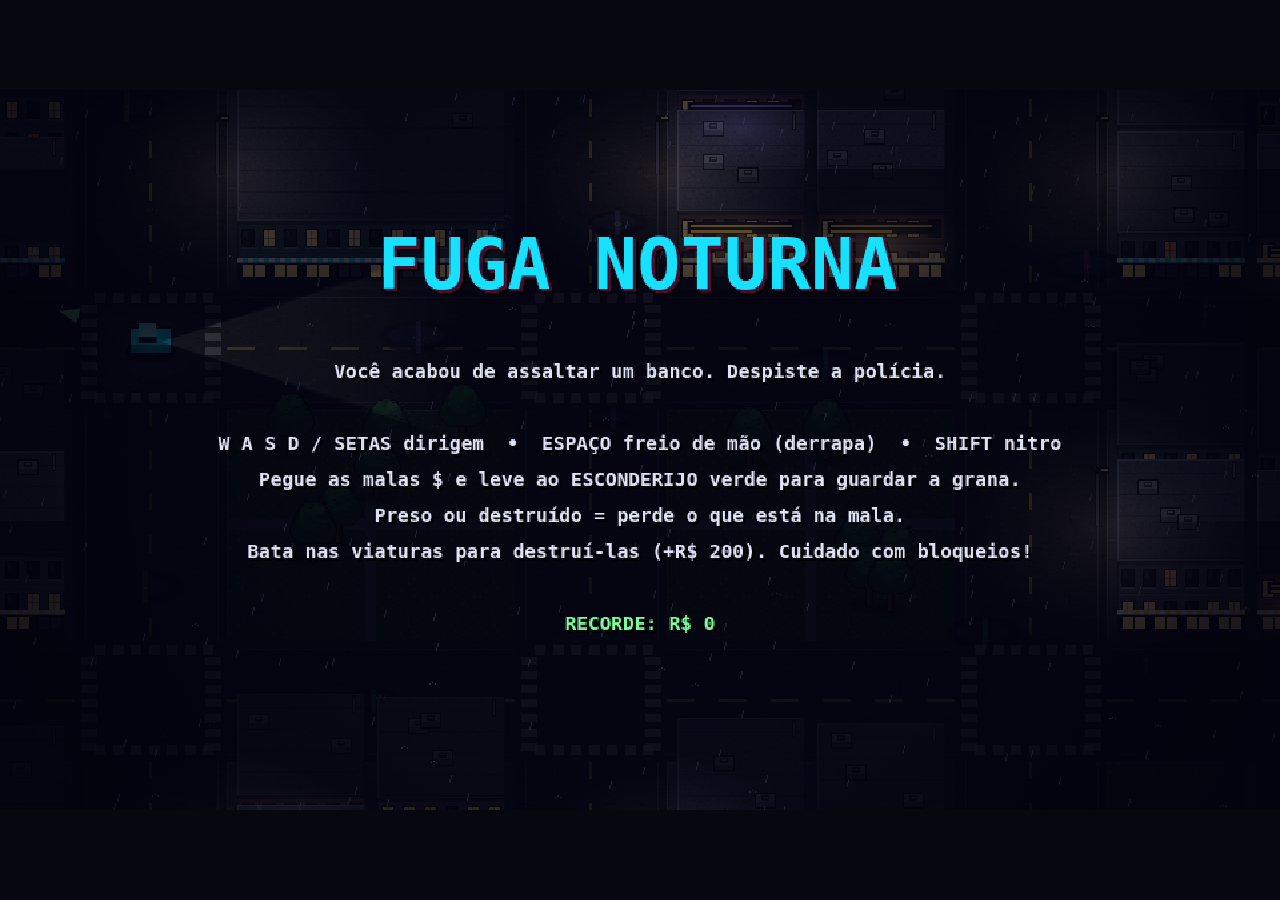
<file: jogos/fuga-noturna/game.html>
<!DOCTYPE html><html lang="pt-BR"><head><meta charset="utf-8"><meta name="viewport" content="width=device-width,initial-scale=1,viewport-fit=cover,user-scalable=no"><title>Fuga Noturna</title>
<style>html,body{margin:0;height:100%;background:#07080f;overflow:hidden;touch-action:none}body{display:flex;align-items:center;justify-content:center}canvas{display:block;width:min(100vw,calc(100vh*16/9));aspect-ratio:16/9;image-rendering:pixelated;touch-action:none}</style></head><body><canvas id="c"></canvas><script>
const cv=document.getElementById('c'),g=cv.getContext('2d');
const TAU=6.2832,BS=220,RW=76,S2=BS-RW,fl=Math.floor,rnd=(a,b)=>a+Math.random()*(b-a),ri=n=>fl(Math.random()*n),cl=(v,a,b)=>Math.max(a,Math.min(b,v)),wr=a=>Math.atan2(Math.sin(a),Math.cos(a)),md=(v,m)=>((v%m)+m)%m;
let W,H,Z=2,ZZ=2,DPR=1;
function rs(){DPR=1;W=960;H=540;cv.width=W;cv.height=H;Z=ZZ=1.5;}
addEventListener('resize',rs);rs();
const hh=(i,j)=>{let n=Math.imul(i*374761393^j*668265263,1274126177);n^=n>>>13;return Math.imul(n,1103515245)>>>0};
const park=(i,j)=>hh(i,j)%7===0;
const onRoad=(x,y)=>{const mx=md(x,BS),my=md(y,BS);return mx<RW||my<RW||park(fl(x/BS),fl(y/BS));};
const ok=(x,y)=>onRoad(x-6,y-6)&&onRoad(x+6,y-6)&&onRoad(x-6,y+6)&&onRoad(x+6,y+6);
const _c={};function sh(h,f){const k=h+f;if(_c[k])return _c[k];const n=parseInt(h.slice(1),16),m=x=>cl(Math.round(x*f),0,255);return _c[k]='rgb('+m(n>>16)+','+m(n>>8&255)+','+m(n&255)+')';}
/* som */
let AC,eo,eg,so,sg,mute=false;
function au(){if(AC){if(AC.state==='suspended')AC.resume();return;}try{AC=new(window.AudioContext||window.webkitAudioContext)();eo=AC.createOscillator();eg=AC.createGain();eo.type='sawtooth';eg.gain.value=0;eo.connect(eg);eg.connect(AC.destination);eo.start();so=AC.createOscillator();sg=AC.createGain();so.type='square';sg.gain.value=0;so.connect(sg);sg.connect(AC.destination);so.start();}catch(e){}}
function bp(f,d,ty,v,sl){if(!AC||mute)return;const o=AC.createOscillator(),n=AC.createGain(),t=AC.currentTime;o.type=ty||'square';o.frequency.setValueAtTime(f,t);if(sl)o.frequency.exponentialRampToValueAtTime(Math.max(30,sl),t+d);n.gain.setValueAtTime(v||.07,t);n.gain.exponentialRampToValueAtTime(.0001,t+d);o.connect(n);n.connect(AC.destination);o.start(t);o.stop(t+d);}
/* carros */
const TY=[{hp:14,r:9,m:1,max:255,acc:380,turn:3.1,col:'#e9ecf5',L:20,W:10},{hp:12,r:9,m:1,max:300,acc:460,turn:3.4,col:'#2c3fa8',L:21,W:10},{hp:30,r:11,m:1.9,max:235,acc:340,turn:2.6,col:'#1b1d28',L:24,W:12},{hp:100,r:9,m:1.1,max:300,acc:430,turn:3.3,col:'#18e0ff',L:20,W:10}];
const mk=(t,x,y,a)=>{const d=TY[t];return{t,x,y,a,vx:0,vy:0,hp:d.hp,r:d.r,m:d.m,max:d.max,acc:d.acc,turn:d.turn,col:d.col,L:d.L,W:d.W,ic:0,ph:rnd(0,6),stk:0,rv:0,rs:1,slip:0,fl:0};};
let state='menu',P,COPS=[],LT=[],BL=[],PT=[],SKD=[],SH,cam={x:0,y:0},T=0,heat=0,bank=0,cash=0,lost=0,nit=1,bust=0,down=0,shake=0,pop=null,why='',best=0,newrec=false,endT=0,blT=10,spT=0,TOUCH=false;
try{best=+localStorage.getItem('fn_best')||0}catch(e){}
const stars=()=>Math.min(5,1+fl(heat));
function drive(c,dt,thr,str,hb,nb){
 const fx=Math.cos(c.a),fy=Math.sin(c.a);let sp=c.vx*fx+c.vy*fy;
 c.a+=str*c.turn*(hb?1.5:1)*cl(sp/60,-1,1)*dt;
 const f2x=Math.cos(c.a),f2y=Math.sin(c.a),mx=c.max*(nb?1.35:1);
 if(thr>0){const ac=c.acc*(nb?1.8:1)*Math.max(.1,1-sp/mx)*thr;c.vx+=f2x*ac*dt;c.vy+=f2y*ac*dt;}
 else if(thr<0){if(sp>20){const b=1-3.5*dt;c.vx*=b;c.vy*=b;}else{c.vx+=f2x*thr*c.acc*.4*dt;c.vy+=f2y*thr*c.acc*.4*dt;}}
 sp=c.vx*f2x+c.vy*f2y;const lx=c.vx-f2x*sp,ly=c.vy-f2y*sp,gr=Math.exp(-(hb?1.2:7)*dt);c.slip=Math.hypot(lx,ly);
 c.vx=f2x*sp+lx*gr;c.vy=f2y*sp+ly*gr;const dr=Math.exp(-(thr>0?.15:.6)*dt);c.vx*=dr;c.vy*=dr;move(c,dt);}
function move(c,dt){const nx=c.x+c.vx*dt;if(ok(nx,c.y))c.x=nx;else hitW(c,1);const ny=c.y+c.vy*dt;if(ok(c.x,ny))c.y=ny;else hitW(c,0);}
function hitW(c,ax){const s=Math.abs(ax?c.vx:c.vy);if(ax)c.vx*=-.3;else c.vy*=-.3;c.vx*=.9;c.vy*=.9;if(s>60){hurt(c,s/28);spark(c.x,c.y,4);}}
function hurt(c,d){if(c.ic>0)return;c.hp-=d;c.ic=.12;if(c===P){shake=Math.max(shake,Math.min(8,d*1.2));bp(110,.2,'sawtooth',.12,40);}}
function collide(a,b){const dx=b.x-a.x,dy=b.y-a.y,m=a.r+b.r;if(Math.abs(dx)>m||Math.abs(dy)>m)return;const d=Math.hypot(dx,dy);if(d>=m||d<.01)return;
 const nx=dx/d,ny=dy/d,ov=m-d,t=a.m+b.m,ox=a.x,oy=a.y,qx=b.x,qy=b.y;
 a.x-=nx*ov*b.m/t;a.y-=ny*ov*b.m/t;b.x+=nx*ov*a.m/t;b.y+=ny*ov*a.m/t;if(!ok(a.x,a.y)){a.x=ox;a.y=oy;}if(!ok(b.x,b.y)){b.x=qx;b.y=qy;}
 const rv=(b.vx-a.vx)*nx+(b.vy-a.vy)*ny;if(rv<0){const j=-1.4*rv/(1/a.m+1/b.m);a.vx-=j*nx/a.m;a.vy-=j*ny/a.m;b.vx+=j*nx/b.m;b.vy+=j*ny/b.m;
  if(-rv>70){hurt(a,-rv/30*b.m/t*2);hurt(b,-rv/30*a.m/t*2);spark((a.x+b.x)/2,(a.y+b.y)/2,5);bp(130,.12,'square',.08,60);}}}
function ai(c,dt){
 c.max=TY[c.t].max*(1+.025*stars());
 if(c.rv>0){c.rv-=dt;drive(c,dt,-1,c.rs,false,false);return;}
 if(Math.hypot(c.vx,c.vy)<22){c.stk+=dt;if(c.stk>1){c.rv=.7;c.rs=Math.random()<.5?1:-1;c.stk=0;}}else c.stk=0;
 const ta=Math.atan2(P.y+P.vy*.4-c.y,P.x+P.vx*.4-c.x);let b=ta;
 for(const o of[0,.5,-.5,1,-1,1.6,-1.6]){const an=ta+o;if(ok(c.x+Math.cos(an)*30,c.y+Math.sin(an)*30)&&ok(c.x+Math.cos(an)*15,c.y+Math.sin(an)*15)){b=an;break;}}
 const da=wr(b-c.a);drive(c,dt,Math.abs(da)>2.2?.4:1,cl(da*2.5,-1,1),false,false);}
/* mundo */
function roadPt(an,d){let x=P.x+Math.cos(an)*d,y=P.y+Math.sin(an)*d;const mx=md(x,BS),my=md(y,BS);if(mx<RW)x=x-mx+RW/2;else if(my<RW)y=y-my+RW/2;else return null;return{x,y};}
function newSH(){for(let k=0;k<40;k++){const an=rnd(0,TAU),d=rnd(900,1700),i=Math.round((P.x+Math.cos(an)*d-RW/2)/BS),j=Math.round((P.y+Math.sin(an)*d-RW/2)/BS);SH={x:i*BS+RW/2,y:j*BS+RW/2};if(Math.hypot(SH.x-P.x,SH.y-P.y)>700)return;}}
function mkBL(){const sp=Math.hypot(P.vx,P.vy),an=sp>40?Math.atan2(P.vy,P.vx):rnd(0,TAU),q=roadPt(an,rnd(520,620));if(!q)return false;
 const vert=md(q.x,BS)<RW+1&&Math.abs(md(q.x,BS)-RW/2)<1,cs=[-1,1].map(s=>{const c=mk(2,vert?q.x+s*26:q.x,vert?q.y:q.y+s*26,vert?0:1.5708);c.st=1;c.hp=40;c.m=4;return c;});
 if(cs.some(c=>!ok(c.x,c.y)))return false;COPS.push(...cs);BL.push({x:q.x,y:q.y,vert,cs});return true;}
function spark(x,y,n){for(let i=0;i<n;i++)PT.push({x,y,vx:rnd(-90,90),vy:rnd(-90,90),t:.35,m:.35,c:'#ffd166',s:2});}
function boom(x,y){const C=['#ff7b00','#ffd166','#555'];for(let i=0;i<28;i++)PT.push({x,y,vx:rnd(-130,130),vy:rnd(-130,130),t:.8,m:.8,c:C[ri(3)],s:3+ri(3)});}
function puf(x,y){PT.push({x,y,vx:rnd(-8,8),vy:rnd(-8,8),t:.6,m:.6,c:'#8a8a99',s:3});}
function start(){au();state='play';const cx=3*BS+RW/2;P=mk(3,cx,cx,0);COPS=[];LT=[];BL=[];PT=[];SKD=[];T=0;heat=0;bank=0;cash=0;lost=0;nit=1;bust=0;down=0;shake=0;blT=10;spT=0;newrec=false;cam={x:P.x,y:P.y};newSH();pop={s:'ASSALTO FEITO! PEGUE AS MALAS $ E LEVA AO ESCONDERIJO',t:5,c:'#ffd166'};}
function over(w){why=w;lost=cash;state='over';endT=performance.now();if(bank>best){best=bank;newrec=true;try{localStorage.setItem('fn_best',best)}catch(e){}}boom(P.x,P.y);bp(100,.6,'sawtooth',.15,30);}
/* entrada */
const K={},tp={};
const ZN=()=>{const b=Math.min(W,H)*.2;return[{k:'L',x:10,y:H-b-10,w:b,h:b,l:'◄'},{k:'R',x:b+20,y:H-b-10,w:b,h:b,l:'►'},{k:'N',x:W-b-10,y:H-b-10,w:b,h:b,l:'NITRO'},{k:'B',x:W-2*b-20,y:H-b-10,w:b,h:b,l:'FREIO'}];};
const zoneAt=e=>{const r=cv.getBoundingClientRect(),x=(e.clientX-r.left)/r.width*W,y=(e.clientY-r.top)/r.height*H;return ZN().find(z=>x>=z.x&&x<=z.x+z.w&&y>=z.y&&y<=z.y+z.h);};
const TKf=()=>{const o={};for(const id in tp)if(tp[id])o[tp[id].k]=1;return o;};
addEventListener('keydown',e=>{if(['Space','ArrowUp','ArrowDown','ArrowLeft','ArrowRight'].includes(e.code))e.preventDefault();if(e.repeat)return;K[e.code]=1;au();
 if(e.code==='KeyM')mute=!mute;
 else if(e.code==='KeyP'||e.code==='Escape'){if(state==='play')state='pause';else if(state==='pause')state='play';}
 else if(e.code==='Enter'||e.code==='Space'){if(state==='menu')start();else if(state==='over'&&performance.now()-endT>700)start();else if(state==='pause')state='play';}});
addEventListener('keyup',e=>K[e.code]=0);
addEventListener('blur',()=>{for(const k in K)K[k]=0;if(state==='play')state='pause';});
cv.addEventListener('pointerdown',e=>{au();if(e.pointerType!=='mouse')TOUCH=true;if(state==='menu'){start();return}if(state==='over'){if(performance.now()-endT>700)start();return}if(state==='pause'){state='play';return}tp[e.pointerId]=zoneAt(e);});
cv.addEventListener('pointermove',e=>{if(e.pointerId in tp)tp[e.pointerId]=zoneAt(e)});
const pu=e=>{delete tp[e.pointerId]};cv.addEventListener('pointerup',pu);cv.addEventListener('pointercancel',pu);
/* update */
function update(dt){
 T+=dt;heat+=dt/24;const st=stars(),tk=TKf();
 const Lf=K.KeyA||K.ArrowLeft||tk.L,Rt=K.KeyD||K.ArrowRight||tk.R;
 const thr=(K.KeyW||K.ArrowUp)?1:(K.KeyS||K.ArrowDown||tk.B)?-1:(TOUCH?1:0);
 const nb=!!((K.ShiftLeft||K.ShiftRight||tk.N)&&nit>0&&thr>0);P.nb=nb;
 nit=nb?nit-dt*.45:Math.min(1,nit+dt*.1);
 P.fl-=dt;P.max=P.fl>0?170:300;P.turn=P.fl>0?2.3:3.3;P.ic-=dt;
 drive(P,dt,thr,(Rt?1:0)-(Lf?1:0),!!K.Space,nb);
 if(P.slip>60&&SKD.length<500){const fx=Math.cos(P.a),fy=Math.sin(P.a);for(const s of[-1,1])SKD.push({x:P.x-fx*7-fy*s*3.5,y:P.y-fy*7+fx*s*3.5,t:7});}
 if(P.hp<35&&Math.random()<.3)puf(P.x,P.y);
 for(const c of COPS){c.ic-=dt;if(c.st){const k=Math.exp(-3*dt);c.vx*=k;c.vy*=k;move(c,dt);}else ai(c,dt);if(c.hp<TY[c.t].hp*.35&&Math.random()<.2)puf(c.x,c.y);}
 for(let i=0;i<COPS.length;i++){collide(P,COPS[i]);for(let j=i+1;j<COPS.length;j++)collide(COPS[i],COPS[j]);}
 for(let i=COPS.length-1;i>=0;i--){const c=COPS[i];if(c.hp<=0){boom(c.x,c.y);bp(90,.4,'sawtooth',.14,30);COPS.splice(i,1);if(!c.st){down++;cash+=200;heat+=.2;pop={s:'VIATURA FORA! +R$ 200',t:1.6,c:'#7CFC9A'};}}}
 const want=[2,3,5,6,8][st-1],mob=COPS.filter(c=>!c.st).length;
 spT-=dt;if(mob<want&&spT<=0){spT=1.2;const q=roadPt(rnd(0,TAU),rnd(480,640));if(q){const r=Math.random(),t=st>=3&&r<.25?2:st>=2&&r<.6?1:0;COPS.push(mk(t,q.x,q.y,rnd(0,TAU)));}}
 for(let i=COPS.length-1;i>=0;i--){const c=COPS[i];if(Math.hypot(c.x-P.x,c.y-P.y)>(c.st?950:(mob>want?360:1100)))COPS.splice(i,1);}
 BL=BL.filter(b=>b.cs.some(c=>COPS.includes(c)));
 blT-=dt;if(st>=3&&blT<=0&&BL.length<2){blT=rnd(11,16);if(mkBL())pop={s:'BLOQUEIO À FRENTE!',t:1.6,c:'#ff4d6d'};}
 for(const b of BL){const ins=b.vert?Math.abs(P.x-b.x)<RW/2&&Math.abs(P.y-b.y)<5:Math.abs(P.y-b.y)<RW/2&&Math.abs(P.x-b.x)<5;if(ins&&P.fl<=0){P.fl=4;pop={s:'PNEUS FURADOS!',t:1.6,c:'#ff4d6d'};bp(200,.3,'sawtooth',.1,60);}}
 while(LT.length<3){const q=roadPt(rnd(0,TAU),rnd(250,650));if(!q)break;LT.push(q);}
 for(let i=LT.length-1;i>=0;i--){const q=LT[i],d=Math.hypot(q.x-P.x,q.y-P.y);if(d<17){const v=100*(2+ri(4));cash+=v;heat+=.12;LT.splice(i,1);pop={s:'+R$ '+v+' NA MALA',t:1.2,c:'#ffd166'};bp(900,.08,'square',.06);setTimeout(()=>bp(1300,.1,'square',.06),70);}else if(d>1000)LT.splice(i,1);}
 if(cash>0&&Math.hypot(SH.x-P.x,SH.y-P.y)<38){bank+=cash;pop={s:'GUARDADO! +R$ '+cash,t:2,c:'#7CFC9A'};cash=0;heat=Math.max(0,heat-1.2);P.hp=Math.min(100,P.hp+25);bp(500,.1);setTimeout(()=>bp(800,.15),100);newSH();}
 let n=0;for(const c of COPS)if(!c.st&&Math.hypot(c.x-P.x,c.y-P.y)<24)n++;
 const sp=Math.hypot(P.vx,P.vy);bust=n&&sp<95?bust+dt*.3*n:Math.max(0,bust-dt*.5);
 if(bust>=1)over('PRESO!');else if(P.hp<=0)over('CARRO DESTRUÍDO!');
 for(let i=PT.length-1;i>=0;i--){const p=PT[i];p.x+=p.vx*dt;p.y+=p.vy*dt;p.vx*=.96;p.vy*=.96;if((p.t-=dt)<=0)PT.splice(i,1);}
 for(let i=SKD.length-1;i>=0;i--)if((SKD[i].t-=dt)<=0)SKD.splice(i,1);
 shake=Math.max(0,shake-dt*20);if(pop&&(pop.t-=dt)<=0)pop=null;
 ZZ=Z;
 cam.x+=(P.x+P.vx*.35-cam.x)*Math.min(1,dt*5);cam.y+=(P.y+P.vy*.35-cam.y)*Math.min(1,dt*5);
 if(eg){eo.frequency.value=45+sp*.4;eg.gain.value=mute?0:.025;sg.gain.value=(mute||!COPS.length)?0:.01;so.frequency.value=700+250*Math.sin(T*6);}}
/* desenho */
/* ===== render 3/4 pixel art 960x540, noite com chuva ===== */
const TK=.8;
const sxp=x=>Math.round((x-cam.x)*ZZ+W/2),syp=(y,z)=>Math.round((y-cam.y)*ZZ*TK+H/2-(z||0));
let sd=7;const rn=()=>(sd=(sd*16807)%2147483647)/2147483647;
const mkc=(w,h)=>{const c=document.createElement('canvas');c.width=w;c.height=h;return c;};
const pat=(w,h,fn)=>{const c=mkc(w,h),x=c.getContext('2d');fn(x);return g.createPattern(c,'repeat');};
const dots=(x,w,h,n,col,sw,sh2)=>{x.fillStyle=col;for(let i=0;i<n;i++)x.fillRect(fl(rn()*w),fl(rn()*h),sw||1,sh2||1);};
const PAL=['#3b4261','#4a3b5e','#2f4a5a','#5a3b4a','#3e4f4a','#4b4b66'],NEON=['#ff2d95','#18e0ff','#b388ff','#ffd166'],NEONA=['rgba(255,45,149,.35)','rgba(24,224,255,.35)','rgba(179,136,255,.35)','rgba(255,209,102,.35)'];
function crisp(c){const x=c.getContext('2d'),w=c.width,h=c.height,p=x.getImageData(0,0,w,h).data,o=new Uint8ClampedArray(p.length);
 for(let i=0;i<p.length;i+=4)if(p[i+3]>=128){o[i]=p[i];o[i+1]=p[i+1];o[i+2]=p[i+2];o[i+3]=255;}
 const O=(a,b)=>a>=0&&b>=0&&a<w&&b<h&&o[(b*w+a)*4+3]===255,q=new Uint8ClampedArray(o);
 for(let b=0;b<h;b++)for(let a=0;a<w;a++){const i=(b*w+a)*4;if(!o[i+3]&&(O(a-1,b)||O(a+1,b)||O(a,b-1)||O(a,b+1))){q[i]=8;q[i+1]=10;q[i+2]=18;q[i+3]=255;}}
 x.putImageData(new ImageData(q,w,h),0,0);return c;}
const ASPH=pat(64,64,x=>{x.fillStyle='#1b1e2b';x.fillRect(0,0,64,64);dots(x,64,64,260,'#222637');dots(x,64,64,200,'#141722');dots(x,64,64,40,'#2c3145');dots(x,64,64,14,'#0e1019',3,1);dots(x,64,64,10,'rgba(90,120,180,.14)',7,1);x.fillStyle='#10121b';x.fillRect(10,40,9,1);x.fillRect(18,41,6,1);x.fillRect(40,12,1,8);x.fillRect(41,19,1,4);});
const SIDE=pat(32,32,x=>{x.fillStyle='#363a4f';x.fillRect(0,0,32,32);x.fillStyle='#2a2d3f';x.fillRect(0,0,32,1);x.fillRect(0,16,32,1);x.fillRect(0,0,1,16);x.fillRect(16,16,1,16);x.fillStyle='#454a63';x.fillRect(1,1,15,1);x.fillRect(17,17,14,1);dots(x,32,32,50,'#3e4259');dots(x,32,32,40,'#2c3043');});
const GRS=pat(32,32,x=>{x.fillStyle='#1c3a26';x.fillRect(0,0,32,32);dots(x,32,32,90,'#25502f');dots(x,32,32,70,'#142c1c');dots(x,32,32,20,'#2f6a3b',1,2);});
const ROOF=pat(32,32,x=>{x.fillStyle='#4a4f66';x.fillRect(0,0,32,32);dots(x,32,32,120,'#565c75');dots(x,32,32,100,'#3c4056');x.fillStyle='#34384c';x.fillRect(0,10,32,1);x.fillRect(0,26,32,1);});
const FAC=PAL.map(c0=>pat(64,48,x=>{x.fillStyle=sh(c0,.8);x.fillRect(0,0,64,48);dots(x,64,48,180,sh(c0,.92));dots(x,64,48,140,sh(c0,.68));x.fillStyle=sh(c0,.6);x.fillRect(0,23,64,1);x.fillRect(0,47,64,1);x.fillStyle=sh(c0,1.05);x.fillRect(0,24,64,1);
 for(let r=0;r<2;r++)for(let k=0;k<4;k++){const wx=k*16+4,wy=r*24+6,l=rn(),cc=l<.5?'#ffd98a':l<.62?'#ff9f5a':l<.7?'#8fd0ff':'#0e1524';
  x.fillStyle='#07090f';x.fillRect(wx-1,wy-1,10,14);x.fillStyle=cc;x.fillRect(wx,wy,8,12);
  if(cc==='#0e1524'){x.fillStyle='#1d2a47';x.fillRect(wx+1,wy+1,2,5);x.fillRect(wx+3,wy+6,1,1);}else{x.fillStyle='rgba(0,0,0,.35)';x.fillRect(wx,wy+6,8,1);x.fillRect(wx+3,wy,1,12);}
  x.fillStyle=sh(c0,1.3);x.fillRect(wx-1,wy+13,10,1);}}));
const TREE=(()=>{const c=mkc(40,54),x=c.getContext('2d');x.fillStyle='#3b2718';x.fillRect(18,34,4,18);x.fillStyle='#5a3b22';x.fillRect(18,34,2,18);
 for(const[a,b,r,col]of[[20,24,15,'#143420'],[13,28,10,'#1b4a2a'],[27,28,10,'#1b4a2a'],[20,18,11,'#256b3a'],[16,15,6,'#2f8a4a'],[24,12,4,'#3fa860']]){x.fillStyle=col;x.beginPath();x.arc(a,b,r,0,TAU);x.fill();}
 for(let i=0;i<40;i++){x.fillStyle=rn()<.5?'#2f8a4a':'#143420';x.fillRect(8+fl(rn()*24),6+fl(rn()*26),2,1);}
 return crisp(c);})();
/* carros 3/4 pré-renderizados (32 ângulos) */
function bx3(x,cx,cy,a,ox,L,V,z0,z1,top,side,front){
 const ca=Math.cos(a),sa=Math.sin(a),P3=(u,v,z)=>[cx+ca*u-sa*v,cy+(sa*u+ca*v)*TK-z],u0=ox-L/2,u1=ox+L/2,v0=-V/2,v1=V/2;
 for(const f of[{n:sa,p:[[u1,v0],[u1,v1]],c:front},{n:-sa,p:[[u0,v1],[u0,v0]],c:side},{n:ca,p:[[u1,v1],[u0,v1]],c:side},{n:-ca,p:[[u0,v0],[u1,v0]],c:side}]){
  if(f.n<=.02)continue;const A=P3(f.p[0][0],f.p[0][1],z0),B=P3(f.p[1][0],f.p[1][1],z0),C=P3(f.p[1][0],f.p[1][1],z1),D=P3(f.p[0][0],f.p[0][1],z1);
  x.fillStyle=f.c;x.beginPath();x.moveTo(A[0],A[1]);x.lineTo(B[0],B[1]);x.lineTo(C[0],C[1]);x.lineTo(D[0],D[1]);x.closePath();x.fill();}
 x.fillStyle=top;x.beginPath();[[u0,v0],[u1,v0],[u1,v1],[u0,v1]].forEach((q,i)=>{const p=P3(q[0],q[1],z1);i?x.lineTo(p[0],p[1]):x.moveTo(p[0],p[1]);});x.closePath();x.fill();}
const CT2=[{L:30,V:15,c:'#e6e9f2',s:'#8d94ad',roof:'#f4f6fb'},{L:31,V:15,c:'#2c3fa8',s:'#1b2678',roof:'#3a50c8'},{L:36,V:18,c:'#262938',s:'#10121a',roof:'#343848'},{L:30,V:15,c:'#18e0ff',s:'#0b7f98',roof:'#7af2ff'}],CS={};
function spr(t,k){const key=t*40+k;if(CS[key])return CS[key];const c=mkc(60,60),x=c.getContext('2d'),a=k/32*TAU,d=CT2[t],cx=30,cy=36,ca=Math.cos(a),sa=Math.sin(a);
 for(const[u,v]of[[d.L*.3,d.V/2],[d.L*.3,-d.V/2],[-d.L*.3,d.V/2],[-d.L*.3,-d.V/2]])bx3(x,cx+ca*u-sa*v,cy+(sa*u+ca*v)*TK,a,0,7,3,0,5,'#1c1f2b','#0a0b10','#0a0b10');
 bx3(x,cx,cy,a,0,d.L,d.V,3,9,d.c,d.s,d.s);
 bx3(x,cx,cy,a,-d.L*.08,d.L*.46,d.V*.82,9,14,d.roof,'#0d1424','#223a63');
 for(const e of[1,-1]){if(sa*e>.05){const u=e*d.L/2;for(const s2 of[-1,1]){const v=s2*d.V*.3;x.fillStyle=e>0?'#fff6b0':'#ff2a2a';x.fillRect(Math.round(cx+ca*u-sa*v)-1,Math.round(cy+(sa*u+ca*v)*TK-6),3,2);}}}
 return CS[key]=crisp(c);}
const BC={};
function blds(i,j){const k=i+','+j;if(BC[k])return BC[k];const h=hh(i,j),a=[];
 if(!park(i,j)){const bx=i*BS+RW+5,by=j*BS+RW+5,S=S2-10,n=h%4===0?1:2,w=n===2?(S-6)/2:S;
  for(let u=0;u<n;u++)for(let v=0;v<n;v++){const q=hh(i*5+u,j*9+v);a.push({x:bx+u*(w+6),y:by+v*(w+6),w,h:30+q%30,pi:q%6,neon:q%3===0,ni:(q>>>4)%4,q});}}
 return BC[k]=a;}
let LP=[],NS=[],WL=[];
function dbld(b){const l=sxp(b.x),w=Math.round(b.w*ZZ),H2=Math.round(b.w*ZZ*TK),bt=syp(b.y+b.w),rb=bt-b.h,rt=rb-H2,r=l+w,q=b.q;
 g.fillStyle='rgba(0,0,0,.4)';g.fillRect(l+2,bt,w,5);
 g.save();g.translate(l,rb);g.fillStyle=FAC[b.pi];g.fillRect(0,0,w,b.h);g.restore();
 g.fillStyle='rgba(0,0,0,.4)';g.fillRect(l,rb,1,b.h);g.fillRect(r-1,rb,1,b.h);g.fillRect(l,rb,w,2);
 g.fillStyle='#10131f';g.fillRect(l,bt-14,w,14);
 for(let k=4,n=0;k<w-18;k+=24,n++){const lit=((q>>>n)&1)||n===0;g.fillStyle='#07090f';g.fillRect(l+k-1,bt-13,19,11);g.fillStyle=lit?'#ffd98a':'#1b2540';g.fillRect(l+k,bt-12,17,9);g.fillStyle='#07090f';g.fillRect(l+k+8,bt-12,1,9);if(lit){g.fillStyle='rgba(255,255,255,.25)';g.fillRect(l+k+1,bt-11,5,1);}}
 for(let k=0;k<w;k+=4){g.fillStyle=((k>>2)&1)?NEON[b.ni]:'#e8ecf5';g.fillRect(l+k,bt-17,Math.min(4,w-k),4);}
 g.fillStyle='rgba(0,0,0,.35)';g.fillRect(l,bt-14,w,1);
 if(b.neon){g.fillStyle='#07090f';g.fillRect(l+8,rb+7,w-16,9);g.fillStyle=NEON[b.ni];g.fillRect(l+10,rb+9,w-20,2);g.fillRect(l+10,rb+13,Math.round((w-20)*.6),2);NS.push({x:l+w/2,y:rb+11,w,a:NEONA[b.ni]});}
 WL.push([l,rb,w,b.h]);
 g.save();g.translate(l,rt);g.fillStyle=ROOF;g.fillRect(0,0,w,H2);g.restore();
 g.fillStyle='#7a8099';g.fillRect(l,rt,w,1);g.fillRect(l,rt,1,H2);g.fillStyle='#2c3045';g.fillRect(r-1,rt,1,H2);g.fillStyle='#6a7090';g.fillRect(l,rb-2,w,2);g.fillStyle='#2a2d40';g.fillRect(l,rb-1,w,1);
 const nu=1+(q>>>5)%3;for(let u=0;u<nu;u++){const ax=l+6+((q>>>(7+u*4))%Math.max(1,w-26)),ay=rt+5+((q>>>(9+u*3))%Math.max(1,H2-20));g.fillStyle='#07090f';g.fillRect(ax-1,ay-1,16,12);g.fillStyle='#8b92a8';g.fillRect(ax,ay,14,6);g.fillStyle='#575d74';g.fillRect(ax,ay+6,14,4);g.fillStyle='#2a2e40';g.fillRect(ax+4,ay+1,6,4);g.fillStyle='#a2a9bf';g.fillRect(ax+5,ay+2,4,1);}
 if(q%2){const ax=l+w-10,ay=rt+14;g.fillStyle='#07090f';g.fillRect(ax,ay-12,3,13);g.fillStyle='#8b92a8';g.fillRect(ax+1,ay-11,1,11);g.fillStyle=((T*2)|0)%2?'#ff3030':'#5a1010';g.fillRect(ax,ay-13,3,2);}}
function dtree(x,y){const X=sxp(x),Y=syp(y);g.fillStyle='rgba(0,0,0,.4)';g.beginPath();g.ellipse(X,Y+1,15,6,0,0,TAU);g.fill();g.drawImage(TREE,X-20,Y-50);}
function dlamp(wx,wy){const X=sxp(wx),Y=syp(wy);LP.push({x:X+6,y:Y+2});g.fillStyle='rgba(0,0,0,.35)';g.fillRect(X-1,Y,6,2);g.fillStyle='#07090f';g.fillRect(X-2,Y-40,4,41);g.fillStyle='#4a5070';g.fillRect(X-1,Y-39,2,40);g.fillStyle='#07090f';g.fillRect(X-1,Y-43,10,5);g.fillStyle='#ffe9a8';g.fillRect(X+3,Y-42,5,2);}
function dcar(c){const k=Math.round(md(c.a,TAU)/TAU*32)%32,x=sxp(c.x),y=syp(c.y),ca=Math.cos(c.a),sa=Math.sin(c.a);
 g.fillStyle='rgba(0,0,0,.5)';g.beginPath();g.ellipse(x,y+2,Math.max(Math.abs(ca)*17,Math.abs(sa)*9)+2,Math.max(Math.abs(sa)*17,Math.abs(ca)*9)*TK+2,0,0,TAU);g.fill();
 if(c.nb){const fx=Math.round(x-ca*20),fy=Math.round(y-sa*20*TK-6),f=((T*30)|0)%2;g.fillStyle='#ff7b00';g.fillRect(fx-3,fy-1,6+f*2,3);g.fillStyle='#fff3a0';g.fillRect(fx-1,fy,3,1);}
 g.drawImage(spr(c.t,k),x-30,y-36);
 if(c.t<3){const f=((T*9+c.ph)|0)%2;g.fillStyle=f?'#ff2a3c':'#2a6bff';g.fillRect(Math.round(x-sa*4)-2,Math.round(y-14+ca*4*TK)-1,4,3);g.fillStyle=f?'#2a6bff':'#ff2a3c';g.fillRect(Math.round(x+sa*4)-2,Math.round(y-14-ca*4*TK)-1,4,3);}}
function lot(i,j){const bx=i*BS+RW,by=j*BS+RW,l=sxp(bx),t=syp(by),r=sxp(bx+S2),b=syp(by+S2),pk=park(i,j),vc=sxp(i*BS+RW/2),hc=syp(j*BS+RW/2),dz=Math.max(2,Math.round(11*ZZ*TK)),dw=Math.max(3,Math.round(14*ZZ));
 g.fillStyle='#b39a30';for(let yy=by;yy<by+S2;yy+=26)g.fillRect(vc-1,syp(yy),2,dz);for(let xx=bx;xx<bx+S2;xx+=26)g.fillRect(sxp(xx),hc-1,dw,2);
 g.fillStyle='rgba(210,220,255,.22)';for(const e of[5,RW-5]){g.fillRect(sxp(i*BS+e),t,1,b-t);g.fillRect(l,syp(j*BS+e),r-l,1);}
 g.fillStyle='rgba(235,238,250,.55)';const zw=Math.max(2,Math.round(5*ZZ)),zh=Math.max(3,Math.round(7*ZZ*TK)),zw2=Math.max(3,Math.round(8*ZZ)),zh2=Math.max(2,Math.round(5*ZZ*TK));
 for(let k=10;k<RW-8;k+=9){g.fillRect(sxp(i*BS+k),syp(j*BS+3),zw,zh);g.fillRect(sxp(i*BS+k),syp(j*BS+RW-11),zw,zh);g.fillRect(sxp(i*BS+3),syp(j*BS+k),zw2,zh2);g.fillRect(sxp(i*BS+RW-11),syp(j*BS+k),zw2,zh2);}
 g.save();g.translate(l,t);g.fillStyle=pk?GRS:SIDE;g.fillRect(0,0,r-l,b-t);g.restore();
 g.fillStyle='#5b6180';g.fillRect(l,t,r-l,1);g.fillRect(l,t,1,b-t);g.fillStyle='#2a2d40';g.fillRect(l,b-1,r-l,1);g.fillRect(r-1,t,1,b-t);
 if(pk){g.fillStyle='#4b4f68';g.fillRect((l+r>>1)-4,t,8,b-t);g.fillRect(l,(t+b>>1)-4,r-l,8);}
 const q=hh(i*3+1,j*5+2);
 for(let p=0;p<2;p++){const qq=p?(q>>>11):q,X=sxp(p?bx+qq%S2:i*BS+8+qq%(RW-16)),Y=syp(p?j*BS+8+(qq>>>7)%(RW-16):by+qq%S2),rx=Math.round((12+qq%10)*ZZ),ry=Math.round(rx*TK*.5);
  g.fillStyle='rgba(8,14,34,.7)';g.beginPath();g.ellipse(X,Y,rx,ry,0,0,TAU);g.fill();g.fillStyle='rgba(120,150,220,.12)';g.beginPath();g.ellipse(X-2,Y-1,rx*.7,ry*.6,0,0,TAU);g.fill();
  g.globalAlpha=.35;g.fillStyle=NEON[(qq>>>3)%4];g.fillRect(X-2,Y-ry,4,ry*2);g.globalAlpha=1;
  const rr=((T*14+qq)%9)|0;g.fillStyle='rgba(200,220,255,.5)';g.fillRect(X-rr,Y,1,1);g.fillRect(X+rr,Y,1,1);g.fillRect(X,Y-(rr>>1),1,1);g.fillRect(X,Y+(rr>>1),1,1);}}
function ground(x0,y0,x1,y1){
 g.save();g.translate(Math.round(-md(cam.x*ZZ,64)),Math.round(-md(cam.y*ZZ*TK,64)));g.fillStyle=ASPH;g.fillRect(0,0,W+64,H+64);g.restore();
 for(let j=fl(y0/BS);j<=fl(y1/BS);j++)for(let i=fl(x0/BS);i<=fl(x1/BS);i++)lot(i,j);
 for(const s of SKD){g.fillStyle='rgba(6,8,14,'+(Math.min(1,s.t/3)*.6).toFixed(2)+')';g.fillRect(sxp(s.x),syp(s.y),2,1);}
 for(const b of BL){g.fillStyle='#2a2d3a';if(b.vert){const X=sxp(b.x-RW/2),Y=syp(b.y)-2;g.fillRect(X,Y,Math.round(RW*ZZ),5);g.fillStyle='#c8d0e0';for(let k=0;k<RW*ZZ;k+=5)g.fillRect(X+k,Y,2,3);}else{const X=sxp(b.x)-2,Y=syp(b.y-RW/2);g.fillRect(X,Y,5,Math.round(RW*ZZ*TK));g.fillStyle='#c8d0e0';for(let k=0;k<RW*ZZ*TK;k+=4)g.fillRect(X,Y+k,3,2);}}}
function items(x0,y0,x1,y1){const it=[];
 for(let j=fl(y0/BS);j<=fl(y1/BS);j++)for(let i=fl(x0/BS);i<=fl(x1/BS);i++){const bx=i*BS+RW,by=j*BS+RW;
  for(const b of blds(i,j))it.push({k:b.y+b.w,f:()=>dbld(b)});
  if(park(i,j)){for(let t=0;t<6;t++){const q=hh(i*7+t,j*3+t),x=bx+16+q%110,y=by+16+(q>>>8)%110;it.push({k:y,f:()=>dtree(x,y)});}}
  else{const lx=bx-5,ly=by+S2/2;it.push({k:ly,f:()=>dlamp(lx,ly)});}}
 for(const c of COPS)it.push({k:c.y,f:()=>dcar(c)});it.push({k:P.y,f:()=>dcar(P)});
 it.sort((a,b)=>a.k-b.k);for(const o of it)o.f();}
/* luz */
const lc=mkc(960,540),lg=lc.getContext('2d');
function rad(ctx,x,y,rx,ry,col){ctx.save();ctx.translate(x,y);ctx.scale(1,ry/rx);const gr=ctx.createRadialGradient(0,0,0,0,0,rx);gr.addColorStop(0,col);gr.addColorStop(1,'rgba(0,0,0,0)');ctx.fillStyle=gr;ctx.fillRect(-rx,-rx,2*rx,2*rx);ctx.restore();}
function cone(ctx,c,Lc,sp,a,rgb){const x=sxp(c.x),y=syp(c.y)-5,ca=Math.cos(c.a),sa=Math.sin(c.a)*TK,n=Math.hypot(ca,sa)||1,ux=ca/n,uy=sa/n,ex=x+ux*Lc,ey=y+uy*Lc,gr=ctx.createLinearGradient(x,y,ex,ey);
 gr.addColorStop(0,'rgba('+rgb+','+a+')');gr.addColorStop(1,'rgba('+rgb+',0)');ctx.fillStyle=gr;ctx.beginPath();ctx.moveTo(x+ux*8,y+uy*8);ctx.lineTo(ex-uy*sp,ey+ux*sp);ctx.lineTo(ex+uy*sp,ey-ux*sp);ctx.closePath();ctx.fill();}
function tx(s,x,y,c,sz,al){g.font='bold '+sz+'px monospace';g.textAlign=al||'left';g.fillStyle='#000b';g.fillText(s,x+2,y+2);g.fillStyle=c;g.fillText(s,x,y);}
const fmt=t=>fl(t/60)+':'+String(fl(t%60)).padStart(2,'0');
const RN=[],SPL=[];for(let i=0;i<260;i++)RN.push({x:rnd(0,W+90),y:rnd(0,H),v:rnd(640,900)});
let RL=performance.now();
function draw(){
 const now=performance.now(),rd=Math.min(.05,(now-RL)/1000);RL=now;
 g.setTransform(1,0,0,1,0,0);g.imageSmoothingEnabled=false;g.globalAlpha=1;g.globalCompositeOperation='source-over';
 const ox=cam.x,oy=cam.y;if(shake){cam.x+=rnd(-shake,shake)/ZZ;cam.y+=rnd(-shake,shake)/ZZ;}
 LP=[];NS=[];WL=[];
 const x0=cam.x-W/2/ZZ-30,x1=cam.x+W/2/ZZ+30,y0=cam.y-H/2/(ZZ*TK)-30,y1=cam.y+H/2/(ZZ*TK)+90;
 ground(x0,y0,x1,y1);items(x0,y0,x1,y1);
 g.globalAlpha=.4;g.drawImage(spr(3,Math.round(md(P.a,TAU)/TAU*32)%32),sxp(P.x)-30,syp(P.y)-36);g.globalAlpha=1;
 lg.globalCompositeOperation='source-over';lg.clearRect(0,0,W,H);lg.fillStyle='rgba(4,6,18,.8)';lg.fillRect(0,0,W,H);lg.globalCompositeOperation='destination-out';
 for(const p of LP)rad(lg,p.x,p.y,120,120*TK,'rgba(0,0,0,.9)');
 lg.fillStyle='rgba(0,0,0,.4)';for(const w of WL)lg.fillRect(w[0],w[1],w[2],w[3]);
 rad(lg,sxp(P.x),syp(P.y),52,52*TK,'rgba(0,0,0,.75)');cone(lg,P,250,80,.95,'0,0,0');
 for(const c of COPS){rad(lg,sxp(c.x),syp(c.y),60,60*TK,'rgba(0,0,0,.7)');cone(lg,c,130,36,.7,'0,0,0');}
 for(const q of LT)rad(lg,sxp(q.x),syp(q.y),50,50*TK,'rgba(0,0,0,.9)');rad(lg,sxp(SH.x),syp(SH.y),120,120*TK,'rgba(0,0,0,.9)');
 g.drawImage(lc,0,0);
 g.globalCompositeOperation='lighter';
 for(const p of LP)rad(g,p.x,p.y,110,110*TK,'rgba(255,190,110,.2)');
 for(const n of NS)rad(g,n.x,n.y+14,n.w*.8,n.w*.4,n.a);
 cone(g,P,230,70,.16,'255,235,170');
 for(const c of COPS){rad(g,sxp(c.x),syp(c.y),95,95*TK,((T*9+c.ph)|0)%2?'rgba(255,40,60,.4)':'rgba(50,100,255,.4)');cone(g,c,120,32,.1,'255,235,170');}
 g.globalCompositeOperation='source-over';
 const bob=Math.round(Math.sin(T*4)*2);
 for(const q of LT){const X=sxp(q.x),Y=syp(q.y)-6+bob;g.fillStyle='rgba(255,209,102,.16)';g.fillRect(X-3,Y-48,6,44);g.fillStyle='#07090f';g.fillRect(X-8,Y-8,16,17);g.fillRect(X-4,Y-11,8,4);g.fillStyle='#d6b23a';g.fillRect(X-7,Y-5,14,12);g.fillRect(X-5,Y-7,10,2);g.fillStyle='#c9a227';g.fillRect(X-3,Y-10,6,3);g.fillStyle='#f3d56a';g.fillRect(X-6,Y-4,3,6);g.fillStyle='#5a3b00';g.font='bold 10px monospace';g.textAlign='center';g.fillText('$',X+1,Y+5);}
 {const X=sxp(SH.x),Y=syp(SH.y),pu=Math.sin(T*3)*2;g.fillStyle='rgba(124,252,154,.1)';g.fillRect(X-14,Y-110,28,110);g.fillStyle='rgba(124,252,154,.2)';g.fillRect(X-5,Y-110,10,110);
  g.fillStyle='rgba(124,252,154,.22)';g.strokeStyle='#7CFC9A';g.lineWidth=2;g.beginPath();g.ellipse(X,Y,26*ZZ+pu,26*ZZ*TK+pu*TK,0,0,TAU);g.fill();g.stroke();tx('ESCONDERIJO',X,Y-116,'#7CFC9A',12,'center');}
 {const dx=SH.x-P.x,dy=(SH.y-P.y)*TK,n=Math.hypot(dx,dy)||1,ux=dx/n,uy=dy/n,X=sxp(P.x)+ux*62,Y=syp(P.y)+uy*62-10;g.fillStyle=cash>0?'#7CFC9A':'#4a7a5a';g.beginPath();g.moveTo(X+ux*9,Y+uy*9);g.lineTo(X-ux*6-uy*6,Y-uy*6+ux*6);g.lineTo(X-ux*6+uy*6,Y-uy*6-ux*6);g.closePath();g.fill();}
 for(const p of PT){g.globalAlpha=cl(p.t/p.m,0,1);g.fillStyle=p.c;g.fillRect(sxp(p.x),syp(p.y,5),p.s,p.s);}g.globalAlpha=1;
 g.fillStyle='rgba(185,205,255,.32)';for(const d of RN){d.y+=d.v*rd;d.x-=d.v*.16*rd;if(d.y>H){d.y=-8;d.x=rnd(0,W+90);}const X=d.x|0,Y=d.y|0;g.fillRect(X,Y,1,3);g.fillRect(X-1,Y+3,1,3);}
 for(let i=0;i<4&&SPL.length<90;i++)SPL.push({x:rnd(0,W),y:rnd(H*.15,H),t:.25});
 for(let i=SPL.length-1;i>=0;i--){const s=SPL[i];s.t-=rd;if(s.t<=0){SPL.splice(i,1);continue;}const X=s.x|0,Y=s.y|0,r=s.t<.12?2:1;g.fillStyle='rgba(200,220,255,'+(s.t*2.4).toFixed(2)+')';g.fillRect(X-r-1,Y,1,1);g.fillRect(X+r+1,Y,1,1);g.fillRect(X,Y-1,1,1);}
 {const gr=g.createRadialGradient(W/2,H/2,H*.38,W/2,H/2,H*.95);gr.addColorStop(0,'rgba(0,0,10,0)');gr.addColorStop(1,'rgba(0,0,10,.6)');g.fillStyle=gr;g.fillRect(0,0,W,H);}
 cam.x=ox;cam.y=oy;hud();}
function ov(a){g.fillStyle='rgba(2,3,14,'+a+')';g.fillRect(0,0,W,H);}
function hud(){
 g.setTransform(DPR,0,0,DPR,0,0);const f=Math.max(12,Math.min(W,H)/30),m=f*.8,cx=W/2;
 if(state==='menu'){ov(.6);tx('FUGA NOTURNA',cx,H*.28,'#ff2d95',f*3,'center');tx('FUGA NOTURNA',cx-2,H*.28-2,'#18e0ff',f*3,'center');
  const L=['Você acabou de assaltar um banco. Despiste a polícia.','','W A S D / SETAS dirigem  •  ESPAÇO freio de mão (derrapa)  •  SHIFT nitro','Pegue as malas $ e leve ao ESCONDERIJO verde para guardar a grana.','Preso ou destruído = perde o que está na mala.','Bata nas viaturas para destruí-las (+R$ 200). Cuidado com bloqueios!','','RECORDE: R$ '+best];
  L.forEach((s,i)=>tx(s,cx,H*.4+i*f*1.5,i===7?'#7CFC9A':'#dfe3f5',f*.8,'center'));
  if(((performance.now()/500)|0)%2)tx('ENTER OU TOQUE PARA FUGIR',cx,H*.82,'#ffd166',f*1.1,'center');return;}
 const s=stars();
 tx('R$ '+bank,m,m+f,'#7CFC9A',f*1.3);tx('NA MALA: R$ '+cash,m,m+f*2.5,'#ffd166',f*.9);
 tx('★'.repeat(s)+'☆'.repeat(5-s),W-m,m+f*1.1,'#ff4d6d',f*1.3,'right');tx(fmt(T),cx,m+f,'#fff',f,'center');
 const bw=Math.min(260,W*.4),bx=(W-bw)/2,bh=f*.5;
 [['CASCO',P.hp/100,P.hp<35?'#ff4d4d':'#7CFC9A'],['CERCO',bust,'#ff4d6d'],['NITRO',nit,'#ffb347']].forEach((b,i)=>{const y=H-m-(2-i)*f*1.5-bh;tx(b[0],bx-6,y+bh,'#cfd3e6',f*.6,'right');g.fillStyle='#0009';g.fillRect(bx-2,y-2,bw+4,bh+4);g.fillStyle=b[2];g.fillRect(bx,y,bw*cl(b[1],0,1),bh);});
 {const R=f*3,rx=W-m-R,ry=m+f*2.4+R;g.fillStyle='#000a';g.beginPath();g.arc(rx,ry,R,0,TAU);g.fill();g.strokeStyle='#4a5070';g.lineWidth=1;g.stroke();
  const dot=(q,c,z)=>{let dx=(q.x-P.x)/650*R,dy=(q.y-P.y)/650*R;const d=Math.hypot(dx,dy);if(d>R-2){dx*=(R-2)/d;dy*=(R-2)/d;}g.fillStyle=c;g.fillRect(rx+dx-z/2,ry+dy-z/2,z,z);};
  for(const c of COPS)dot(c,((T*6)|0)%2?'#ff3b4e':'#3b7bff',3);for(const q of LT)dot(q,'#ffd166',3);dot(SH,'#7CFC9A',4);dot(P,'#fff',3);}
 if(pop){g.globalAlpha=Math.min(1,pop.t*2);tx(pop.s,cx,H*.22,pop.c,f*1.1,'center');g.globalAlpha=1;}
 if(TOUCH&&state==='play'){const tk=TKf();for(const z of ZN()){g.globalAlpha=tk[z.k]?.55:.25;g.fillStyle='#fff';g.fillRect(z.x,z.y,z.w,z.h);g.globalAlpha=1;tx(z.l,z.x+z.w/2,z.y+z.h/2+f*.35,'#000',z.l.length>1?f*.7:f*1.4,'center');}}
 if(state==='pause'){ov(.6);tx('PAUSADO',cx,H/2,'#ffd166',f*2.2,'center');tx('P, ENTER ou toque para continuar',cx,H/2+f*2,'#fff',f*.8,'center');}
 if(state==='over'){ov(.72);tx(why,cx,H*.3,'#ff4d6d',f*2.6,'center');
  const L=['GUARDADO: R$ '+bank,lost?'PERDIDO NA MALA: R$ '+lost:'',"TEMPO: "+fmt(T),'VIATURAS DESTRUÍDAS: '+down,'RECORDE: R$ '+best+(newrec?'  NOVO RECORDE!':'')];
  L.forEach((s2,i)=>tx(s2,cx,H*.42+i*f*1.6,i===0?'#7CFC9A':i===1?'#ff9f9f':'#dfe3f5',f*(i===0?1.2:.9),'center'));
  if(((performance.now()/500)|0)%2)tx('ENTER OU TOQUE PARA TENTAR DE NOVO',cx,H*.82,'#ffd166',f*1.1,'center');}}
/* loop */
P=mk(3,3*BS+RW/2,3*BS+RW/2,0);newSH();cam={x:P.x,y:P.y};
let last=performance.now();
function loop(t){const dt=Math.min(.05,(t-last)/1000);last=t;
 if(state==='play')update(dt);else{if(eg){eg.gain.value=0;sg.gain.value=0;}if(state==='menu'){T+=dt;cam.x=P.x+Math.cos(T*.3)*260;cam.y=P.y+Math.sin(T*.25)*220;}}
 draw();requestAnimationFrame(loop);}
requestAnimationFrame(loop);
</script></body></html>
</file>
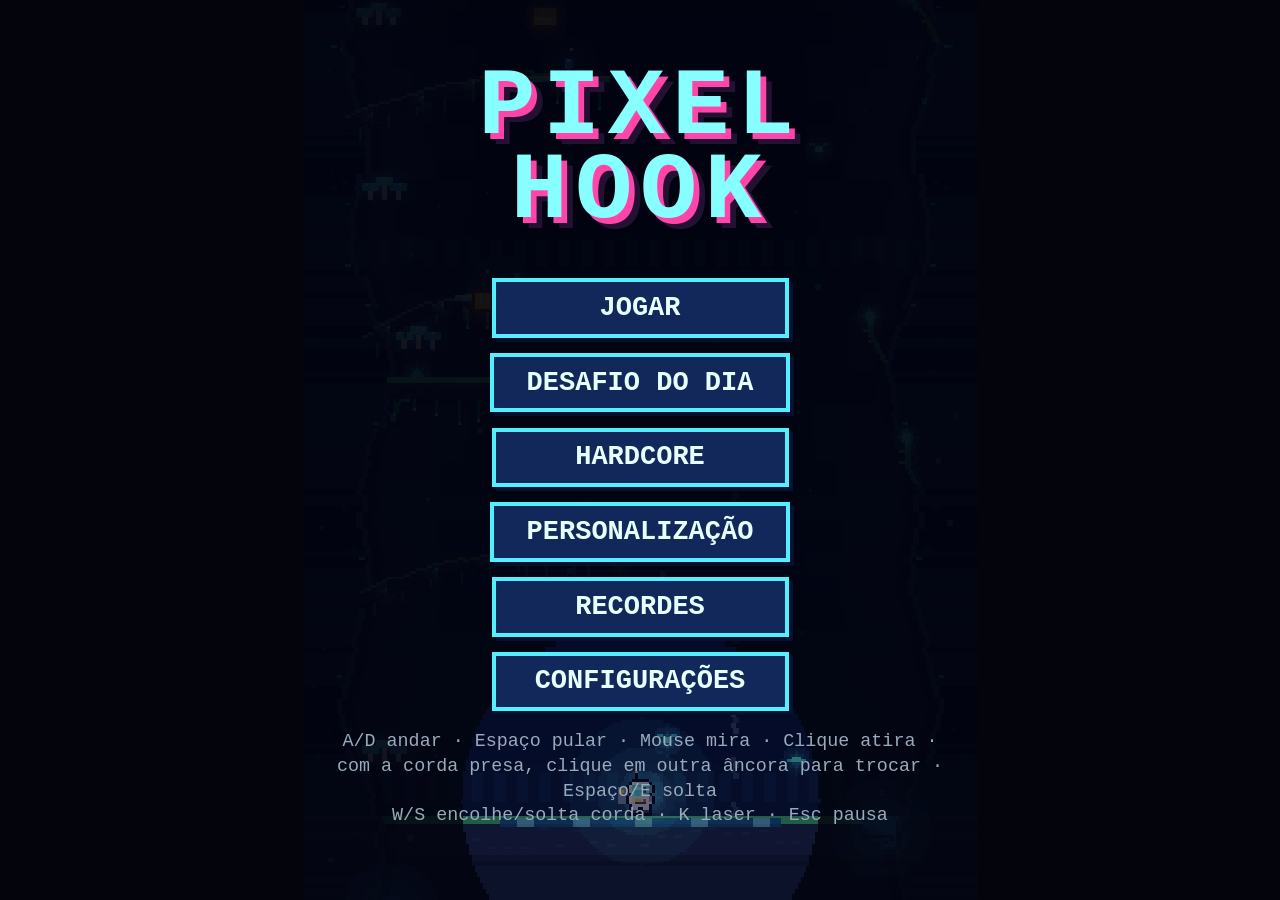
<file: jogos/pixel-hook/game.html>
<!DOCTYPE html>
<html lang="pt-BR"><head><meta charset="utf-8">
<meta name="viewport" content="width=device-width,initial-scale=1,maximum-scale=1,user-scalable=no,viewport-fit=cover">
<title>Pixel Hook</title>
<style>
*{box-sizing:border-box;-webkit-tap-highlight-color:transparent;user-select:none;touch-action:none}
html,body{margin:0;height:100%;background:#03040c;overflow:hidden;font-family:"Courier New",monospace;color:#d8f4ff}
body{display:flex;justify-content:center;align-items:center}
#w{position:relative;height:100dvh;aspect-ratio:3/4;max-width:100vw;max-height:calc(100vw*4/3);font-size:min(2.4dvh,3.2vw);background:#000}
canvas{width:100%;height:100%;image-rendering:pixelated;display:block}
.ov{position:absolute;inset:0;display:none;flex-direction:column;align-items:center;justify-content:center;gap:.7em;background:rgba(3,6,24,.58);text-align:center;padding:1em}
.ov.on{display:flex}
h1{font-size:4.4em;margin:0 0 .3em;line-height:.88;letter-spacing:.08em;color:#8ff;text-shadow:.06em .06em 0 #f4a,.12em .12em 0 #213}
h2{margin:0 0 .3em;font-size:1.9em;color:#8ff;text-shadow:.07em .07em 0 #213}
button{font:inherit;font-weight:bold;font-size:1.25em;color:#e8ffff;background:#12285a;border:.15em solid #52f0ff;padding:.4em 1.2em;min-width:11em;cursor:pointer;box-shadow:.15em .15em 0 #061030;text-transform:uppercase}
button:hover,button:active{background:#1c4a88}
button.sm{font-size:1em;min-width:0;padding:.3em .7em}
button.on{background:#7a2a8a;border-color:#ff5ad2}
p{margin:.2em 0;font-size:1.15em;line-height:1.35}
.gold{color:#ffd24a}.pink{color:#ff5ad2}
#hud{position:absolute;inset:0;pointer-events:none;display:none}#hud.on{display:block}
#hud div{position:absolute;font-weight:bold;font-size:1.25em;text-shadow:.1em .1em 0 #000}
#tm{left:3%;top:13.5%;font-size:1em!important;color:#9ab}#tip{position:absolute;left:5%;right:5%;bottom:17%;text-align:center;font-weight:bold;color:#fff;text-shadow:.1em .1em 0 #000;background:rgba(0,10,40,.65);padding:.4em;display:none;pointer-events:none}#hp{left:50%;top:2%;transform:translateX(-50%);color:#ff5a7a;letter-spacing:.1em}#al{left:3%;top:2%}#bs{left:3%;top:6.5%;font-size:1em!important;color:#9ab}#cn{left:3%;top:10%;color:#ffd24a}#cb{left:3%;top:17%;color:#ff5ad2}#dv{left:3%;bottom:19%;font-size:.75em!important;color:#ff0}#pw{left:3%;top:20.5%;font-size:.9em!important;color:#a8ffe8}
#pb{right:2%;top:16%;width:.7em;height:62%;border:.15em solid #52f0ff;background:rgba(0,0,20,.5)}
#pf{left:0;right:0;bottom:0;height:0;background:#ff5ad2;position:absolute}
#pz{right:2%;top:1.5%;pointer-events:auto;font-size:1.2em;padding:.15em .5em;min-width:0;position:absolute}
#toast{position:absolute;left:0;right:0;top:22%;text-align:center;font-weight:bold;font-size:1.5em;color:#fff;text-shadow:.1em .1em 0 #000;opacity:0;pointer-events:none}
#toast.s{animation:t 3s ease-out}
@keyframes t{0%{opacity:0;transform:translateY(1em)}12%{opacity:1;transform:none}75%{opacity:1}100%{opacity:0}}
#tc{position:absolute;left:0;right:0;bottom:0;display:none;justify-content:space-between;padding:1em;pointer-events:none}
#tc.on{display:flex}#tc div{display:flex;gap:.6em;pointer-events:auto}
#tc b{width:3.4em;height:3.4em;border:.15em solid #52f0ff;background:rgba(10,30,70,.5);display:flex;align-items:center;justify-content:center;font-size:1.3em;border-radius:.4em}
#tc b:active{background:rgba(82,240,255,.4)}
.grid{display:grid;grid-template-columns:1fr 1fr;gap:.5em;width:92%}
.it{border:.14em solid #345;background:rgba(10,20,50,.8);padding:.4em;display:flex;align-items:center;gap:.5em;cursor:pointer;font-size:.95em;text-align:left}
.it.eq{border-color:#ff5ad2}.sw{width:1.6em;height:1.6em;border:.12em solid #fff;flex:none}
.row{display:flex;gap:.4em;flex-wrap:wrap;justify-content:center}
input[type=range]{width:12em}
</style></head><body>
<div id="w"><canvas id="c"></canvas>
<div id="hud"><div id="hp"></div><div id="tm"></div><div id="al"></div><div id="bs"></div><div id="cn"></div><div id="cb"></div><div id="pw"></div><div id="dv"></div><div id="pb"><div id="pf"></div></div><button id="pz" data-a="pause">II</button></div>
<div id="toast"></div><div id="tip"></div>
<div id="tc"><div><b data-k="l">◀</b><b data-k="r">▶</b></div><div><b data-k="k">K</b><b data-k="x">✕</b><b data-k="j">▲</b></div></div>
<div class="ov on" id="ovMenu"><h1>PIXEL<br>HOOK</h1><button data-a="new">Jogar</button><button data-a="daily">Desafio do dia</button><button data-a="hard">Hardcore</button><button data-a="shop">Personalização</button><button data-a="rec">Recordes</button><button data-a="set">Configurações</button><p style="font-size:.85em;color:#9ab">A/D andar · Espaço pular · Mouse mira · Clique atira · com a corda presa, clique em outra âncora para trocar · Espaço/E solta<br>W/S encolhe/solta corda · K laser · Esc pausa</p></div>
<div class="ov" id="ovShop"><h2>PERSONALIZAÇÃO</h2><p class="gold" id="shC"></p><div class="row" id="shT"></div><div class="grid" id="shG"></div><button data-a="menu">Voltar</button></div>
<div class="ov" id="ovRec"><h2>RECORDES</h2><p id="recT"></p><button data-a="menu">Voltar</button></div>
<div class="ov" id="ovSet"><h2>CONFIGURAÇÕES</h2><p>Música<br><input type="range" id="sM" min="0" max="1" step=".05"></p><p>Efeitos<br><input type="range" id="sS" min="0" max="1" step=".05"></p><button class="sm" id="sMu" data-a="mute"></button><button class="sm" data-a="rf" id="sRf"></button><button data-a="menu">Voltar</button></div>
<div class="ov" id="ovPause"><h2>PAUSADO</h2><button data-a="resume">Continuar</button><button data-a="play">Reiniciar</button><button data-a="menu">Menu</button></div>
<div class="ov" id="ovEnd"><h2 id="enT"></h2><p id="enP"></p><button data-a="cont" id="bC">Continuar do checkpoint</button><button data-a="play">Tentar novamente</button><button data-a="menu">Menu</button></div>
</div>
<script>
(()=>{
const W=240,H=320,FD=1/120,G=620;let RANGE=170;const DEV=false;let FLY2=false,FS=120,SEED=null,HC=0,ship=null;
const $=i=>document.getElementById(i),cv=$('c'),g=cv.getContext('2d');cv.width=W;cv.height=H;
const R=(x,y,w,h,c,a)=>{g.globalAlpha=a==null?1:a;g.fillStyle=c;g.fillRect(Math.round(x),Math.round(y),w,h)};
const hs=n=>{const s=Math.sin(n*127.1+311.7)*43758.5453;return s-Math.floor(s)};
const cl=(v,a,b)=>v<a?a:v>b?b:v,md=(a,b)=>((a%b)+b)%b;
const disc=(cx,cy,r,c,a)=>{for(let j=-r;j<=r;j++){const w=Math.floor(Math.sqrt(r*r-j*j));R(cx-w,cy+j,2*w+1,1,c,a)}};
const glow=(x,y,r,c,a)=>{r=Math.round(r);x=Math.round(x);y=Math.round(y);g.globalCompositeOperation='lighter';disc(x,y,r,c,a*.35);disc(x,y,Math.round(r*.62),c,a*.4);disc(x,y,Math.round(r*.3),c,a*.5);g.globalCompositeOperation='source-over'};
/* ---------- save ---------- */
let S={coins:0,best:0,wins:0,deaths:0,own:{},eq:{suit:0,visor:0,hook:0,trail:0},mv:.6,sv:.8,mute:false};
try{const o=JSON.parse(localStorage.getItem('pixelhook')||'{}');Object.assign(S,o);S.eq=Object.assign({suit:0,visor:0,hook:0,trail:0},o.eq||{});S.own=o.own||{}}catch(e){}
const save=()=>{try{localStorage.setItem('pixelhook',JSON.stringify(S))}catch(e){}};
const SH={suit:[['Padrão','#e8eef8','#8fa0c0',0],['Coral','#ff9a86','#c85848',30],['Floresta','#86e8a2','#48a468',40],['Ouro','#ffd860','#c48e28',90]],
visor:[['Ciano','#52f0ff','#c8ffff',0],['Magenta','#ff5ad2','#ffc4f0',20],['Âmbar','#ffb23c','#ffe6a8',30],['Verde','#7dff6a','#d4ffc8',30]],
hook:[['Ciano','#52f0ff','',0],['Laranja','#ff9a3c','',25],['Rosa','#ff6ad0','',25],['Prisma','rainbow','',60]],
trail:[['Nenhum','#000','',0],['Faíscas','#52f0ff','',20],['Cometa','#ff9a3c','',40],['Bolhas','#a8ffe8','',40]]};
SH.up=[['Alcance +30','#52f0ff','',50],['Ímã de moedas','#ffd24a','',40],['Ácido lento','#7dff6a','',60],['Laser rápido','#ff3aff','',50]];const CN={suit:'Traje',visor:'Visor',hook:'Gancho',trail:'Rastro',up:'Upgrades'};
/* ---------- regions ---------- */
const rgb=c=>[1,3,5].map(i=>parseInt(c.substr(i,2),16));
const RG=[['Fundo do Poço','#050a26','#0b1a4a','#1a2040','#232c58','#2c3768','#38b6ff','#4cf0e0'],
['Jardins Subterrâneos','#04180f','#0a3a2e','#173326','#1f4535','#2a5a45','#5cffa0','#d8ff5a'],
['Ruínas Antigas','#150726','#2e0f4a','#2b1a44','#3a2458','#4a306e','#ff58d0','#ffb040'],
['Parede Cristalina','#041a2a','#0b4a5e','#16405a','#1f5870','#2a7088','#6af8ff','#b9a0ff'],
['Superfície','#2a1450','#d8709a','#3a2a58','#4a3a6a','#5a4a7c','#ffd0f0','#ffe08a']].map(a=>({n:a[0],k:a.slice(1).map(rgb)}));
const RB=[0,1100,2300,3500,4700];
const reg=h=>{let r=0;while(r<4&&h>=RB[r+1])r++;return r};
const mx=(a,b,t)=>`rgb(${a.map((v,i)=>v+(b[i]-v)*t|0)})`;
function pal(h){let r=reg(h),t=0;if(r<4){const d=RB[r+1]-h;if(d<260)t=1-d/260}const A=RG[r].k,B=RG[Math.min(4,r+1)].k;return A.map((c,i)=>mx(c,B[i],t))}
const wl=y=>{const h=-y;let b=22+5*Math.sin(y*.031)+4*Math.sin(y*.077+1.3)+hs(Math.floor(y/6))*3;if(h>5000)b*=cl(1-(h-5000)/160,0,1);return Math.round(b)};
/* ---------- audio ---------- */
let AC,MG,SG,MU,NB,curReg=0;
function vol(){if(!AC)return;MG.gain.value=S.mute?0:1;SG.gain.value=S.sv*.5;MU.gain.value=S.mv*.5}
function aInit(){if(AC){if(AC.state=='suspended')AC.resume();return}try{AC=new(window.AudioContext||window.webkitAudioContext)();MG=AC.createGain();MG.connect(AC.destination);SG=AC.createGain();SG.connect(MG);MU=AC.createGain();MU.connect(MG);vol();
NB=AC.createBuffer(1,AC.sampleRate,AC.sampleRate);const d=NB.getChannelData(0);for(let i=0;i<d.length;i++)d[i]=Math.random()*2-1;
const dr=AC.createOscillator(),dg=AC.createGain(),df=AC.createBiquadFilter();dr.type='sawtooth';dr.frequency.value=41;df.type='lowpass';df.frequency.value=140;dg.gain.value=.07;dr.connect(df);df.connect(dg);dg.connect(MU);dr.start();
const sc=[0,3,5,7,10,12,15];setInterval(()=>{if(S.mute||st=='pause'||AC.state!='running')return;const root=[45,47,43,50,52][curReg],n=root+sc[Math.floor(Math.random()*sc.length)]+(Math.random()<.3?12:0),t=AC.currentTime,o=AC.createOscillator(),gn=AC.createGain();o.type=Math.random()<.5?'sine':'triangle';o.frequency.value=440*Math.pow(2,(n-69)/12);gn.gain.setValueAtTime(0,t);gn.gain.linearRampToValueAtTime(.12,t+1.2);gn.gain.linearRampToValueAtTime(0,t+4.5);o.connect(gn);gn.connect(MU);o.start(t);o.stop(t+4.6)},2200)}catch(e){}}
function tone(f,d,ty,v,sl,dl){if(!AC||S.mute)return;const t=AC.currentTime+(dl||0),o=AC.createOscillator(),gn=AC.createGain();o.type=ty||'square';o.frequency.setValueAtTime(f,t);if(sl)o.frequency.exponentialRampToValueAtTime(Math.max(20,f+sl),t+d);gn.gain.setValueAtTime(v||.2,t);gn.gain.exponentialRampToValueAtTime(.001,t+d);o.connect(gn);gn.connect(SG);o.start(t);o.stop(t+d+.02)}
function nz(d,v,fc){if(!AC||S.mute)return;const t=AC.currentTime,s=AC.createBufferSource(),f=AC.createBiquadFilter(),gn=AC.createGain();s.buffer=NB;f.type='bandpass';f.frequency.value=fc;gn.gain.setValueAtTime(v,t);gn.gain.exponentialRampToValueAtTime(.001,t+d);s.connect(f);f.connect(gn);gn.connect(SG);s.start(t);s.stop(t+d)}
const SND={fire:()=>tone(420,.12,'square',.1,500),hit:()=>{tone(180,.1,'triangle',.3,-60);nz(.08,.25,2200)},miss:()=>nz(.1,.12,900),rel:()=>tone(500,.1,'triangle',.15,-250),coin:()=>{tone(880,.07,'square',.1);tone(1320,.14,'square',.1,0,.07)},jump:()=>tone(260,.12,'square',.09,260),land:()=>nz(.07,.18,500),rock:()=>nz(.25,.35,220),warn:()=>tone(660,.1,'sine',.15),pulse:()=>tone(90,.4,'sawtooth',.16,-30),die:()=>{tone(300,.5,'sawtooth',.18,-250);nz(.3,.3,700)},win:()=>[523,659,784,1046].forEach((f,i)=>tone(f,.3,'triangle',.2,0,i*.12)),crumble:()=>nz(.2,.2,300),bite:()=>{nz(.12,.35,1200);tone(140,.15,'sawtooth',.2,-80)},laser:()=>tone(1100,.1,'sawtooth',.08,-700),kill:()=>{tone(200,.15,'square',.12,-100);nz(.1,.2,1500)},rope:v=>tone(110+v*.15,.05,'triangle',.05)};
/* ---------- level ---------- */
const dayN=()=>{const d=new Date();return d.getFullYear()*10000+(d.getMonth()+1)*100+d.getDate()};function gen(){let s=SEED!=null?SEED:(Math.random()*1e9)|0;const rn=()=>{s=(s+0x6D2B79F5)|0;let t=Math.imul(s^s>>>15,1|s);t=t+Math.imul(t^t>>>7,61|t)^t;return((t^t>>>14)>>>0)/4294967296};
const o={an:[],le:[],sp:[],cr:[],co:[],wd:[],it:[]};let y=-20,x=120,i=0,lc=0;
const nearLe=(sd,yy,d)=>o.le.slice(-5).some(l=>l.t<2&&Math.abs(l.y-yy)<d&&((l.x<60)==(sd==0)));
while(y>-5040){const r=reg(-y),dy=64+rn()*28;y-=dy;const m=Math.sqrt(Math.max(0,102*102-dy*dy));let nx=x+(rn()*2-1)*m;if(Math.abs(nx-x)<24)nx+=(rn()<.5?-1:1)*30;x=cl(nx,46,194);{const kq=rn();o.an.push({x,y,k:(r>=1&&kq<[0,.14,.16,.18,0][r])?1:(r>=2&&kq>.84)?2:(r>=1&&kq>.55&&kq<.63)?4:(r>=1&&kq>.7&&kq<.76)?3:0})}if(r>=1&&rn()<.1)o.wd.push({y:y-10,h:70,d:rn()<.5?-1:1});
if(i%3==1){const yl=y+34,w=36+(rn()*12|0),left=rn()<.5,t=(r==1&&lc%3==0)?3:(r>=1&&lc%3==2)?1:0;lc++;o.le.push({x:left?wl(yl)-3:W-wl(yl)+3-w,y:yl,w,h:8,t,act:1,ct:-1,ex:0})}
if(i%5==3&&r>=2){const cx=120+(rn()-.5)*30;o.le.push({x:cx,cx,y:y+26,w:32,h:7,t:2,amp:36,sp:.9+rn()*.4,ph:rn()*6,act:1,dx:0,ex:0})}
const far=x>120?0:1;let hz=0;
if(i>2&&rn()<[.1,.22,.28,.32,.1][r]){let sd=far;const dn=far==0?W-x:x;if(rn()>.75&&dn>=70)sd=1-far;const sy=y+(rn()-.5)*30;if(!nearLe(sd,sy,46)){const e=wl(sy+13);o.sp.push({side:sd,y:sy,h:26,w:7,bx:sd==0?e:W-e-7});hz=1;if(rn()<.5)o.co.push({x:sd==0?e+22:W-e-22,y:sy+13,t:0})}}
if(!hz&&rn()<[0,0,.3,.5,0][r]){const cy=y+(rn()-.5)*40;if(!nearLe(far,cy,75)){o.cr.push({x:far==0?wl(cy)+4:W-wl(cy)-4,y:cy,ph:rn()*3.4,w:0,pl:0});if(rn()<.5)o.co.push({x:far==0?wl(cy)+44:W-wl(cy)-44,y:cy,t:0})}}
if(rn()<.5)o.co.push({x:cl(x+(rn()-.5)*40,36,204),y:y+(rn()-.5)*30-6,t:0});if(i>2&&rn()<.13)o.it.push({x:cl(x+(rn()-.5)*50,36,204),y:y-16,t:['s','h','m','g','l','h'][rn()*6|0],g:0});i++}
o.an.push({x:120,y:-5110,k:0});o.le.push({x:2,y:-5100,w:88,h:8,t:0,act:1,ct:-1,ex:1},{x:150,y:-5100,w:88,h:8,t:0,act:1,ct:-1,ex:1});for(const a of o.an)o.le.push({x:a.x-15,y:a.y+5,w:30,h:4,t:0,ow:1,act:1,ct:-1,ex:0});return o}
/* ---------- state ---------- */
let bl=[],L,p,hk,T=0,camY=-290,st='menu',mons=[],mw=[],mt=6,shk=0,bos=null,orbs=[],tipT='',rocks=[],warns=[],parts=[],rt=3,run={},winT=0,dyT=0,wd=0,P=[],lastDt=0,tr=0;
const keys={l:0,r:0,u:0,d:0},M={x:120,y:100},FLOOR={x:0,y:0,w:W,h:60,t:0,act:1};
function reset(){ship=null;bl=[];RANGE=170+(S.own.up0?30:0);L=gen();p={x:120,y:-6,vx:0,vy:0,px:120,py:-6,face:1,gr:true,co:0,jb:0,land:0,ride:null,wt:0,dead:0,hp:3,inv:0,stun:0,sh:0,pw:{m:0,g:0,l:0},gc:0,gt:0,gx:1,gy:0};hk={m:0,x:0,y:0,dx:0,dy:0,tr:0,a:null,len:0};rocks=[];warns=[];mons=[];mw=[];mt=6;shk=0;parts=[];rt=3;run={coins:0,max:0,reg:-1,rc:0,ac:170,cp:0,cpa:null,t:0,att:0,dmg:0,bd:0,wt:0};bos=null;orbs=[];camY=-290;winT=0;wd=0;dyT=0}
const alt=()=>Math.max(0,Math.floor((-p.y-6)/10));
const burst=(x,y,n,c,sp,gv)=>{for(let i=0;i<n;i++){const a=Math.random()*6.28,v=Math.random()*sp;parts.push({x,y,vx:Math.cos(a)*v,vy:Math.sin(a)*v-sp*.3,l:.5+Math.random()*.6,m:1,c,s:Math.random()<.3?2:1,g:gv||0})}};
function toast(t){const e=$('toast');e.textContent=t;e.classList.remove('s');void e.offsetWidth;e.classList.add('s')}
/* ---------- physics ---------- */
const ovp=s=>p.x-4<s.x+s.w&&p.x+4>s.x&&p.y-6<s.y+s.h&&p.y+6>s.y;
function near(){const a=[FLOOR];for(const l of L.le)if(l.act&&Math.abs(l.y-p.y)<70)a.push(l);return a}
function hit(S2){for(const s of S2)if(!s.ow&&ovp(s))return 1;const lw=Math.max(wl(p.y-6),wl(p.y+6));return p.x-4<lw||p.x+4>W-lw}
function die(){if(st!='play'||(DEV&&FLY2))return;st='dying';p.dead=1;hk.m=0;dyT=.7;burst(p.x,p.y,30,SH.suit[S.eq.suit][1],150,250);burst(p.x,p.y,16,SH.visor[S.eq.visor][1],110,100);SND.die()}
function win(){if(st!='play')return;st='win';winT=0;ship={x:p.x<120?cl(p.x+26,14,78):cl(p.x-26,162,226),y:-5240,f:1,d:0,in:0};hk.m=0;SND.win();for(let i=0;i<50;i++)parts.push({x:p.x,y:p.y-10,vx:(Math.random()-.5)*160,vy:-Math.random()*200,l:2,m:2,c:`hsl(${Math.random()*360},90%,65%)`,s:2,g:260})}
function pick(ax,ay,ex){const dx=ax-p.x,dy=ay-p.y,d=Math.hypot(dx,dy)||1,ux=dx/d,uy=dy/d;let bp=1e9,b=null;for(const a of L.an){if(a===ex)continue;const px=a.x-p.x,py=a.y-p.y,pr=px*ux+py*uy,pe=Math.abs(px*uy-py*ux);if(pr>0&&pr<RANGE+10&&pe<18&&pr<bp){bp=pr;b=a}}return b}
function fire(ax,ay){if(st!='play'||p.stun>0)return;if(hk.m==2){const a=pick(ax,ay,hk.a);if(a){run.att++;cmb();hk.a=a;hk.len=cl(Math.hypot(a.x-p.x,a.y-p.y),24,RANGE);SND.hit();burst(a.x,a.y,10,'#fff',70)}else{hk.m=3;SND.rel()}return}if(hk.m!=0)return;const dx=ax-p.x,dy=ay-p.y,d=Math.hypot(dx,dy)||1;hk.dx=dx/d;hk.dy=dy/d;hk.x=p.x;hk.y=p.y-2;hk.tr=0;hk.m=1;SND.fire()}
function hookStep(S2){if(hk.m==1){hk.x+=hk.dx*4.4;hk.y+=hk.dy*4.4;hk.tr+=4.4;
for(const a of L.an)if(Math.hypot(a.x-hk.x,a.y-hk.y)<13){run.att++;cmb();hk.m=2;hk.a=a;hk.len=cl(Math.hypot(a.x-p.x,a.y-p.y),24,RANGE);SND.hit();burst(a.x,a.y,10,'#fff',70);return}
if(bos&&Math.hypot(hk.x-bos.x,hk.y-bos.y)<20){bos.hp--;bos.fl=.5;hk.m=3;SND.hit();shk=.3;burst(bos.x,bos.y,20,'#ff5a7a',120);if(bos.hp<=0){burst(bos.x,bos.y,80,'#ffd24a',220,200);SND.win();if(bos.mini){S.coins+=30;run.coins+=30;p.hp=Math.min(3,p.hp+1)}else run.bd=1;bos=null;orbs=[];toast('GUARDIÃO DERROTADO!')}return}
let miss=hk.tr>RANGE,solid=hk.x<wl(hk.y)||hk.x>W-wl(hk.y);for(const s of S2)if(!s.ow&&hk.x>s.x&&hk.x<s.x+s.w&&hk.y>s.y&&hk.y<s.y+s.h)solid=1;
if(solid){const ax=hk.x-hk.dx*5,ay=hk.y-hk.dy*5;hk.a={x:ax,y:ay,k:0,tmp:1};hk.m=2;run.att++;cmb();hk.len=cl(Math.hypot(ax-p.x,ay-p.y),24,RANGE);SND.hit();burst(ax,ay,8,'#fff',60)}
else if(miss){hk.m=3;SND.miss();burst(hk.x,hk.y,5,'#9fb4d8',40)}}
else if(hk.m==3){const dx=p.x-hk.x,dy=p.y-hk.y,d=Math.hypot(dx,dy);if(d<9)hk.m=0;else{hk.x+=dx/d*6.5;hk.y+=dy/d*6.5}}}
function hurt(n,dx){if(p.inv>0||p.dead||st!='play')return;if(p.sh){p.sh=0;p.inv=1;burst(p.x,p.y,14,'#52f0ff',100);SND.hit();return}p.hp-=HC?n*2:n;run.dmg++;if(p.hp<=0){die();return}p.inv=1.4;p.stun=.7;if(hk.m==2)hk.m=3;p.vx=dx*190;p.vy=-130;shk=.3;SND.bite();burst(p.x,p.y,14,'#ff5a7a',110,200)}
function ropeBlocked(){const a=hk.a;if(a.tmp)return 0;for(let i=1;i<14;i++){const t=i/14,x=a.x+(p.x-a.x)*t,y=a.y+(p.y-a.y)*t;if(x<wl(y)-1||x>W-wl(y)+1)return 1;for(const l of L.le)if(l.act&&!l.ow&&x>l.x&&x<l.x+l.w&&y>l.y&&y<l.y+l.h)return 1}return 0}
function phys(ctl){if(DEV&&FLY2&&ctl){const sp=FS*FD;p.x=cl(p.x+(keys.r-keys.l)*sp,12,W-12);p.y+=(keys.d-keys.u)*sp;p.vx=p.vy=0;p.gr=false;hk.m=0;p.inv=1;run.ac=Math.max(run.ac,p.y+200);if(p.y<-5095){bos=null;orbs=[];run.bd=1;p.x=40;p.y=-5125;win();return}return}p.inv=Math.max(0,p.inv-FD);p.stun=Math.max(0,p.stun-FD);const dir=ctl&&p.stun<=0?keys.r-keys.l:0,att=hk.m==2;if(ctl&&keys.d&&p.gr&&p.ride&&p.ride.ow&&!att)p.dp=.25;p.dp=Math.max(0,(p.dp||0)-FD);if(dir)p.face=dir;
p.co=p.gr?.09:Math.max(0,p.co-FD);p.jb=Math.max(0,p.jb-FD);p.land=Math.max(0,p.land-FD);p.wt+=Math.abs(p.vx)*FD*.12;
if(ctl&&p.jb>0&&p.stun<=0){if(att){hk.m=3;SND.rel();p.jb=0}else if(p.co>0){p.vy=-240;p.gr=false;p.co=0;p.jb=0;SND.jump();burst(p.x,p.y+6,4,'#9fb4d8',30)}}
if(p.gr)p.vx+=(dir*74-p.vx)*Math.min(1,(reg(-p.y)==3?2.5:16)*FD);else{if(att&&dir){const a=hk.a,dx=p.x-a.x,dy=p.y-a.y,d=Math.hypot(dx,dy)||1;let tx=-dy/d,ty=dx/d;if(tx*dir<0){tx=-tx;ty=-ty}p.vx+=tx*380*FD;p.vy+=ty*380*FD}else if(Math.abs(p.vx)<100||dir*p.vx<=0)p.vx+=dir*210*FD;p.vx*=att?.9997:.9993}
if(att&&ctl&&!keys.u&&!keys.d&&hk.len>40)hk.len=Math.max(40,hk.len-28*FD);
if(att&&ctl){if(keys.u)hk.len=Math.max(24,hk.len-60*FD);if(keys.d)hk.len=Math.min(RANGE,hk.len+60*FD)}
p.vy=Math.min(p.vy+G*FD*(p.pw.g>0?.55:1),600);const sp=Math.hypot(p.vx,p.vy);if(sp>700){p.vx*=700/sp;p.vy*=700/sp}
const S2=near();hookStep(S2);
p.x+=p.vx*FD;for(const s of S2)if(!s.ow&&ovp(s)){if(p.vx>0)p.x=s.x-4;else if(p.vx<0)p.x=s.x+s.w+4;p.vx=0}
p.gr=false;p.ride=null;const oy0=p.y;p.y+=p.vy*FD;
for(const s of S2)if(ovp(s)&&(!s.ow||(p.vy>=0&&oy0+6<=s.y+1&&!(p.dp>0)))){if(p.vy>=0){if(s.t==3){p.y=s.y-6;p.vy=-440;SND.jump();burst(p.x,s.y,8,'#ff9ae8',70);continue}if(p.vy>520&&ctl){hurt(1,0);burst(p.x,s.y,10,'#ff5a7a',90,200)}if(p.vy>130){p.land=.15;SND.land();burst(p.x,s.y,5,'#9fb4d8',40)}p.y=s.y-6;p.vy=0;p.gr=true;p.ride=s;run.cb=0;if(s.t==1&&s.ct<0)s.ct=0;if(s.ex&&st=='play'){if(run.bd){win();return}if(T-run.wt>3){run.wt=T;toast('DERROTE O GUARDIÃO!')}}}else{p.y=s.y+s.h+6;p.vy=0}}
const lw=Math.max(wl(p.y-6),wl(p.y+6));if(p.x-4<lw){p.x=lw+4;if(p.vx<0)p.vx=0}if(p.x+4>W-lw){p.x=W-lw-4;if(p.vx>0)p.vx=0}
if(hk.m==2){const a=hk.a,dx=p.x-a.x,dy=p.y-a.y,d=Math.hypot(dx,dy)||1;if(d>hk.len){const nx=dx/d,ny=dy/d,ox=p.x,oy=p.y;p.x=a.x+nx*hk.len;p.y=a.y+ny*hk.len;const vr=p.vx*nx+p.vy*ny;if(vr>0){p.vx-=vr*nx;p.vy-=vr*ny}if(hit(S2)){p.x=ox;p.y=oy}}
tr++;if(tr%6==0&&ropeBlocked()){hk.m=3;SND.miss()}if(ctl&&tr%42==0&&Math.hypot(p.vx,p.vy)>120)SND.rope(Math.hypot(p.vx,p.vy))}}
function step(){T+=FD;shk=Math.max(0,shk-FD);p.px=p.x;p.py=p.y;const play=st=='play';
for(const l of L.le){if(l.t==2){const nx=l.cx+Math.sin(T*l.sp+l.ph)*l.amp;l.dx=nx-l.x;l.x=nx;if(p.ride===l&&!p.dead)p.x+=l.dx}
if(l.t==1&&l.ct>=0){l.ct+=FD;if(l.act&&l.ct>.5){l.act=0;burst(l.x+l.w/2,l.y+4,16,'#b09a6a',70,260);SND.crumble()}else if(!l.act&&l.ct>4.5&&!(Math.abs(p.x-(l.x+l.w/2))<l.w/2+10&&Math.abs(p.y-l.y)<40)){l.act=1;l.ct=-1}}}
if(play||st=='win'){if(st=='win'&&p.gr&&winT%.8<FD*1.5)p.vy=-150;phys(play)}
if(play){const a=alt();if(a>run.max)run.max=a;const r=reg(Math.max(0,-p.y));if(r!=run.reg){run.reg=r;curReg=r;toast('REGIÃO '+(r+1)+' — '+RG[r].n.toUpperCase())}
for(let r2=1;r2<5;r2++)if(run.cp<r2&&-p.y>=RB[r2]){run.cp=r2;let b=null,bd=1e9;for(const a of L.an)if(!a.k&&Math.abs(a.y-p.y)<bd){bd=Math.abs(a.y-p.y);b=a}if(b){run.cpa=b;b.cp=1}toast('CHECKPOINT!');SND.coin()}
for(const s of L.sp)if(Math.abs(s.y+13-p.y)<30&&p.x+3>s.bx&&p.x-3<s.bx+s.w&&p.y+5>s.y&&p.y-5<s.y+s.h)return die();
for(const c of L.cr){if(Math.abs(c.y-p.y)>260)continue;const ph=md(T+c.ph,3.4);if(ph>2.3&&!c.w){c.w=1;SND.warn()}if(ph<2.3){c.w=0;c.pl=0}if(ph>2.9){if(!c.pl){c.pl=1;SND.pulse()}if(Math.hypot(c.x-p.x,c.y-p.y)<34)return die()}}
const mg=(S.own.up1?16:0)+(p.pw.m>0?30:0);for(const c of L.co)if(!c.t&&Math.abs(c.y-p.y)<14+mg&&Math.hypot(c.x-p.x,c.y-p.y)<11+mg){const v=1+Math.min(3,(run.cb|0)>>1);c.t=1;S.coins+=v;run.coins+=v;if(Math.floor(run.coins/8)>Math.floor((run.coins-v)/8)&&p.hp<3)p.hp++;SND.coin();burst(c.x,c.y,12,'#ffd24a',70);save()}
for(const w of L.wd)if(Math.abs(w.y-p.y)<35)p.vx+=w.d*150*FD;
if(p.y+6>run.ac)return die();run.ac-=[3,4,5,6,6][Math.max(0,run.reg)]*FD*(S.own.up2?.75:1)*(1+cl((run.ac-p.y-200)/300,0,1.2));
L.an.forEach((a,i)=>{if(!a.k||a.k>2||Math.abs(a.y-p.y)>40)return;const q=T+i*.7;if(a.k==1){const ph=md(q,3.4);if(ph>2.9&&ph<3.2&&Math.hypot(a.x-p.x,a.y-2-p.y)<26)hurt(1,p.x>=a.x?1:-1)}else{const ph=md(q,3),cyc=Math.floor(q/3);if(ph>2.3&&ph<2.6&&a.sl!==cyc&&Math.abs(p.x-a.x)<28&&p.y>a.y-26&&p.y<a.y+12){a.sl=cyc;p.vx=(cyc%2?1:-1)*320;p.vy=-90;SND.land();burst(p.x,p.y,8,'#c8a0ff',80)}}});
rt-=FD;const rr=reg(-p.y);if(rt<=0&&rr>=1){rt=[9,4.2,3.3,2.9,2.4][rr]*(.8+Math.random()*.4);warns.push({x:cl(p.x+(Math.random()-.5)*100,30,210),t:1.1});SND.warn()}
for(let i=warns.length-1;i>=0;i--){const w=warns[i];w.t-=FD;if(w.t<=0){rocks.push({x:w.x,y:camY-12,vy:70,r:Math.random()<.4?7:5});warns.splice(i,1)}}
for(let i=rocks.length-1;i>=0;i--){const k=rocks[i];k.vy=Math.min(k.vy+420*FD,380);k.y+=k.vy*FD;let rm=k.y>camY+H+20;
for(const l of L.le)if(l.act&&k.x>l.x&&k.x<l.x+l.w&&k.y+k.r>l.y&&k.y<l.y+l.h)rm=1;
if(k.y+k.r>0&&k.y<60)rm=1;
if(Math.abs(k.x-p.x)<4+k.r-1&&Math.abs(k.y-p.y)<6+k.r-1)return die();
if(rm){if(k.y>camY-10&&k.y<camY+H){burst(k.x,k.y,8,'#8a7a98',60,200);SND.rock()}rocks.splice(i,1)}}
mt-=FD;if(mt<=0){mt=[9,6,4.8,4,3.6][rr]*(.8+Math.random()*.4);if(rr>=2&&Math.random()<.35)mons.push({c:1,x:cl(p.x+(Math.random()-.5)*160,20,220),y:camY-12,yy:camY-12,d:1,l:16,ph:Math.random()*6});else{mw.push({y:camY+40+Math.random()*H*.5,d:Math.random()<.5?1:-1,t:1.1});SND.warn()}}
for(let i=mw.length-1;i>=0;i--){const w=mw[i];w.t-=FD;if(w.t<=0){mons.push({x:w.d>0?-12:W+12,y:w.y,yy:w.y,d:w.d,v:55+Math.random()*30,ph:Math.random()*6});mw.splice(i,1)}}
for(let i=mons.length-1;i>=0;i--){const m=mons[i];if(m.c){m.l-=FD;const dx=p.x-m.x,dy=p.y-m.yy,dd=Math.hypot(dx,dy)||1;m.x+=dx/dd*32*FD;m.y+=dy/dd*32*FD;m.yy=m.y+Math.sin(T*4+m.ph)*3;if(dd<8)hurt(1,dx>0?-1:1);if(m.l<=0)mons.splice(i,1);continue}m.x+=m.d*m.v*FD;m.yy=m.y+Math.sin(T*3+m.ph)*10;if(Math.abs(m.x-p.x)<8&&Math.abs(m.yy-p.y)<8)hurt(1,m.d);if(m.x<-30||m.x>W+30)mons.splice(i,1)}
run.t+=FD;p.gc=Math.max(0,p.gc-FD);p.gt=Math.max(0,p.gt-FD);for(const k in p.pw)p.pw[k]=Math.max(0,p.pw[k]-FD);stepBolts();chkA();if(S.tut)tip(bos&&!bos.mini?'DERROTE O GUARDIÃO: K atira, ou lance o gancho nele':run.bd&&-p.y>4600?'POUSE NA PLATAFORMA DO TOPO':'');run.gc2=(run.gc2|0)+1;if(run.gc2%12==0)(run.g=run.g||[]).push([Math.round(p.x),Math.round(p.y)]);
for(const c of L.it)if(!c.g&&Math.abs(c.y-p.y)<14&&Math.hypot(c.x-p.x,c.y-p.y)<11){c.g=1;if(c.t=='h')p.hp=Math.min(3,p.hp+1);else if(c.t=='s')p.sh=1;else{p.pw[c.t]=12;toast(({m:'ÍMÃ',g:'GRAVIDADE LEVE',l:'LASER TURBO'})[c.t]+' 12s!')}SND.coin();burst(c.x,c.y,12,c.t=='h'?'#ff5a7a':c.t=='s'?'#52f0ff':'#ffd24a',70)}
if(!S.tut){const tp=touch?'TOQUE':'CLIQUE';if(run.att<1)tip('MIRE em qualquer superfície (de preferência nos bulbos brilhantes) e '+tp+' para lançar o gancho');else if(run.att<2)tip('A/D balançam · '+tp+' em outra árvore para trocar');else{tip('Espaço solta · W/S encurtam a corda · pouse nas copas para descansar');if(run.t>25){S.tut=1;save();tip('')}}}
for(let r2=1;r2<4;r2++)if(!bos&&!run.bd&&!((run.mb|0)>>r2&1)&&-p.y>RB[r2]+450&&-p.y<RB[r2]+900){run.mb=(run.mb|0)|1<<r2;bos={x:120,y:camY+60,hp:3,fl:0,cd:2.2,mini:1};toast('GUARDIÃO DA REGIÃO!')}
if(-p.y>4700&&!bos&&!run.bd){bos={x:120,y:camY+60,hp:4,fl:0,cd:2.5};toast('GUARDIÃO DA SUPERFÍCIE!')}
if(bos){bos.x=120+Math.sin(T*.7)*62;bos.y+=(camY+62-bos.y)*Math.min(1,FD*3);bos.fl=Math.max(0,bos.fl-FD);bos.cd-=FD;if(bos.cd<=0){bos.cd=bos.hp<=2?1.2:1.9;const n=bos.hp<=2?3:1;for(let k=0;k<n;k++){const a2=Math.atan2(p.y-bos.y,p.x-bos.x)+(k-(n-1)/2)*.35;orbs.push({x:bos.x,y:bos.y+8,vx:Math.cos(a2)*85,vy:Math.sin(a2)*85,l:6})}SND.pulse()}}
for(let i=orbs.length-1;i>=0;i--){const o=orbs[i];o.x+=o.vx*FD;o.y+=o.vy*FD;o.l-=FD;const hh2=Math.hypot(o.x-p.x,o.y-p.y)<8;if(hh2)hurt(1,o.vx>0?1:-1);if(o.l<=0||hh2)orbs.splice(i,1)}
if(Math.random()<.01)parts.push({x:Math.random()*W,y:camY,vx:0,vy:30,l:3,m:3,c:'#8a7a98',s:1,g:300});
const vs=Math.hypot(p.vx,p.vy),ti=S.eq.trail;if(ti&&vs>45&&Math.floor(T*60)%2==0){const c=SH.trail[ti][1];if(ti==1)parts.push({x:p.x,y:p.y,vx:(Math.random()-.5)*20,vy:(Math.random()-.5)*20,l:.5,m:.5,c,s:1,g:0});else if(ti==2)parts.push({x:p.x,y:p.y,vx:0,vy:0,l:.35,m:.35,c,s:2,g:0});else parts.push({x:p.x,y:p.y,vx:0,vy:-20,l:.8,m:.8,c,s:2,g:-30})}}
if(st=='dying'){dyT-=FD;if(dyT<=0&&!wd){wd=1;end(false)}}
if(st=='win'){winT+=FD;stepShip();if(winT>(ship?6:2.8)&&!wd){wd=1;end(true)}}
for(let i=parts.length-1;i>=0;i--){const q=parts[i];q.l-=FD;q.x+=q.vx*FD;q.y+=q.vy*FD;q.vy+=q.g*FD;if(q.l<=0)parts.splice(i,1)}}
function cmb(){if(!p.gr){run.cb=(run.cb|0)+1;run.mcb=Math.max(run.mcb|0,run.cb)}}
function shoot(){if(st!='play'||p.stun>0||p.gc>0)return;let tx=M.x-p.x,ty=M.y+camY-p.y,bd=170;for(const m of[...mons,...(bos?[bos]:[]),...orbs]){const d=Math.hypot(m.x-p.x,(m.yy??m.y)-p.y);if(d<bd){bd=d;tx=m.x-p.x;ty=(m.yy??m.y)-p.y}}
const d=Math.hypot(tx,ty)||1,tb=p.pw.l>0;p.gc=tb?.14:S.own.up3?.2:.34;p.gt=.5;shk=Math.max(shk,.05);p.gx=tx/d;p.gy=ty/d;for(const o of tb?[-.2,0,.2]:[0]){const a=Math.atan2(ty,tx)+o;bl.push({x:p.x,y:p.y-2,vx:Math.cos(a)*300,vy:Math.sin(a)*300,l:.8})}SND.laser()}
function stepBolts(){for(let i=bl.length-1;i>=0;i--){const b=bl[i];b.x+=b.vx*FD;b.y+=b.vy*FD;b.l-=FD;let d=b.l<=0||b.x<wl(b.y)||b.x>W-wl(b.y);
for(let j=mons.length-1;j>=0&&!d;j--){const m=mons[j],my=m.yy??m.y;if(Math.hypot(m.x-b.x,my-b.y)<(m.c?8:11)){burst(m.x,my,16,m.c?'#a0ff40':'#ff4a8a',110,160);mons.splice(j,1);S.coins++;run.coins++;run.kl=(run.kl|0)+1;SND.kill();d=1;if(Math.random()<.12)L.it.push({x:m.x,y:m.y-4,t:'h',g:0})}}
for(let j=orbs.length-1;j>=0&&!d;j--)if(Math.hypot(orbs[j].x-b.x,orbs[j].y-b.y)<8){burst(b.x,b.y,8,'#ff9ac0',80);orbs.splice(j,1);d=1}
for(let j=rocks.length-1;j>=0&&!d;j--)if(Math.hypot(rocks[j].x-b.x,rocks[j].y-b.y)<rocks[j].r+3){burst(b.x,b.y,8,'#8a7a98',80,200);rocks.splice(j,1);d=1;SND.rock()}
if(bos&&!d&&Math.hypot(bos.x-b.x,bos.y-b.y)<20){d=1;bos.sh=(bos.sh|0)+1;burst(b.x,b.y,6,'#ff5a7a',80);if(bos.sh%3==0){bos.hp--;bos.fl=.5;shk=.3;SND.hit();if(bos.hp<=0){burst(bos.x,bos.y,80,'#ffd24a',220,200);SND.win();if(bos.mini){S.coins+=30;run.coins+=30;p.hp=Math.min(3,p.hp+1)}else run.bd=1;bos=null;orbs=[];toast('GUARDIÃO DERROTADO!')}}}
if(d)bl.splice(i,1)}}
function drawGun(rx,ry,cy){drawShip(cy);if(SEED!=null&&S.gh&&S.gh.s==SEED&&st=='play'){const q=S.gh.g[run.t*10|0];if(q){glow(q[0],q[1]-cy,9,'#a8ffe8',.3);R(q[0]-3,q[1]-cy-6,6,12,'#a8ffe8',.35)}}for(const b of bl){glow(b.x,b.y-cy,5,'#ff3aff',.6);R(b.x-1,b.y-cy-1,3,3,'#fff');R(b.x-b.vx*.012,b.y-cy-b.vy*.012,2,2,'#ff7aff',.7)}
if(p.gt>0&&!p.dead&&st!='menu'){const sx=Math.round(rx),sy=Math.round(ry-cy);for(let i=3;i<9;i++)R(sx+p.gx*i,sy-1+p.gy*i,2,2,i<6?'#5a5a7a':'#ff3aff');if(p.gt>.4)glow(sx+p.gx*9,sy-1+p.gy*9,6,'#ff3aff',.6)}}
function chkA(){if(hk.m==2){const a=hk.a;if(a!==p.la){p.la=a;if(a.k==3){const d=Math.hypot(p.x-a.x,p.y-a.y)||1;p.vx+=(p.x-a.x)/d*60;p.vy-=260;hk.m=3;burst(a.x,a.y,14,'#ffd24a',120);SND.land()}else if(a.k==4)a.bt=1.1}}else p.la=null;
for(const a of L.an){if(a.bt>0){a.bt-=FD;if(a.bt<=0){if(hk.m==2&&hk.a===a)hk.m=3;a.ox=a.x;a.x=-999;a.rt=4;burst(a.ox,a.y,16,'#fff',100,200)}}if(a.rt>0){a.rt-=FD;if(a.rt<=0){a.x=a.ox;a.rt=0}}}}
function devKey(k){if(k=='f'){FLY2=!FLY2;toast(FLY2?'VOO LIGADO':'VOO DESLIGADO')}else if(k=='+'||k=='=')FS=Math.min(2000,FS*1.25);else if(k=='-')FS=Math.max(20,FS/1.25);else if('12345'.includes(k)&&st=='play'){p.y=-(RB[k-1]||0)-10;p.py=p.y;run.ac=p.y+240;camY=p.y-190}}
function stepShip(){if(!ship)return;const t=winT;
if(t<1.4){const u=sm(t/1.4);ship.y=-5240+140*u;ship.f=1-u*.7}
else if(t<2){ship.y=-5100;ship.f=0;ship.d=1}
else if(t<3.4){if(!ship.in){const dx=ship.x-p.x;if(Math.abs(dx)<2)ship.in=1;else{p.x+=Math.sign(dx)*40*FD;p.face=dx>0?1:-1}}}
else if(t<3.8){ship.in=1;ship.d=0}
else{const u=t-3.8;ship.y=-5100-u*u*90;ship.f=1;if(Math.random()<.25)parts.push({x:ship.x+(Math.random()-.5)*4,y:ship.y+3,vx:(Math.random()-.5)*30,vy:60+Math.random()*60,l:.5,m:.5,c:Math.random()<.5?'#ff9a3c':'#ffd24a',s:2,g:0})}}
function drawShip(cy){if(!ship)return;const x=Math.round(ship.x),y=Math.round(ship.y-cy);if(y<-60||y>H+40)return;
if(ship.f>0){const h=6+Math.round(Math.sin(T*40)*2)+Math.round(ship.f*8);glow(x,y+h/2,10+ship.f*6,'#ff9a3c',.5);R(x-3,y,6,h,'#ff9a3c');R(x-1,y,2,h-3,'#ffe08a');R(x-2,y+h,4,2,'#ff5a3c',.7)}
R(x-8,y-4,2,4,'#8fa0c0');R(x+6,y-4,2,4,'#8fa0c0');R(x-9,y-1,4,1,'#5a6a90');R(x+5,y-1,4,1,'#5a6a90');
R(x-13,y-12,5,9,'#ff5ad2');R(x+8,y-12,5,9,'#ff5ad2');R(x-13,y-12,5,2,'#ffb0f0');R(x+8,y-12,5,2,'#ffb0f0');
R(x-10,y-14,20,11,'#e8eef8');R(x-9,y-16,18,2,'#e8eef8');R(x-7,y-18,14,2,'#e8eef8');R(x-4,y-20,8,2,'#e8eef8');
R(x-10,y-6,20,3,'#8fa0c0');R(x-10,y-9,20,1,'#ff5ad2');R(x-10,y-14,2,8,'#fff');
disc(x,y-13,4,'#0a0f2a');disc(x,y-13,3,'#52f0ff');R(x-2,y-15,2,1,'#fff');
R(x-1,y-22,2,2,'#ffd24a');if(Math.floor(T*3)%2)glow(x,y-22,4,'#ff4a6a',.6);
if(ship.d){glow(x,y-6,9,'#ffd24a',.55);R(x-3,y-8,6,5,'#ffd24a');R(x-3,y-8,6,1,'#fff6b0')}else R(x-3,y-8,6,5,'#5a6a90')}
function end(ok){tip('');S.ach=S.ach||{};const nw=[],un=id=>{if(!S.ach[id]){S.ach[id]=1;nw.push(id);S.coins+=20}};if(run.max>=100)un('h100');if(run.max>=250)un('h250');if(run.coins>=30)un('c30');if((run.kl|0)>=10)un('k10');if((run.mcb|0)>=6)un('cb6');if(ok){un('win');if(!run.dmg)un('nd');if(run.t<480)un('fast');S.bt=Math.min(S.bt||1e9,Math.floor(run.t))}$('bC').style.display=(!ok&&run.cp>0&&!run.cu)?'':'none';const pb=S.best,a=ok?Math.max(run.max,510):run.max;S.best=Math.max(S.best,a);if(SEED!=null){S.db=S.db||{};if(a>(S.db[SEED]|0)&&run.g)S.gh={s:SEED,g:run.g};S.db[SEED]=Math.max(S.db[SEED]|0,a)}if(ok)S.wins++;else S.deaths++;save();st=ok?'won':'dead';
$('enT').textContent=ok?'SUPERFÍCIE ALCANÇADA!':'FIM DA ESCALADA';
$('enP').innerHTML=`Altura: <b class="gold">${a} m</b><br>Recorde anterior: ${pb} m${a>pb?' <b class="pink">NOVO RECORDE!</b>':''}<br>Moedas: <b class="gold">${run.coins}</b><br>Monstros abatidos: ${run.kl|0}${a<pb?'<br>Faltaram '+(pb-a)+' m pro recorde':''}${SEED!=null?'<br>Desafio do dia: melhor '+S.db[SEED]+' m':HC?'<br>HARDCORE':''}<br>Tempo: ${Math.floor(run.t/60)}:${String(Math.floor(run.t%60)).padStart(2,'0')}${nw.length?'<br><b class="pink">CONQUISTA: '+nw.map(i=>ACH.find(a=>a[0]==i)[1]).join(', ')+'</b>':''}`;show('ovEnd');$('hud').classList.remove('on');$('tc').classList.remove('on')}
/* ---------- rendering ---------- */
const RW=['#0a0f2a','#e8eef8','#8fa0c0','#34406a'];
const LG={idle:['.oWWooWWo.','.oSSooSSo.','.oooooooo.'],w1:['.oWWo.oWWo','.oSSo.oSSo','.oooo.oooo'],w2:['oWWo.oWWo.','oSSo.oSSo.','oooo.oooo.'],air:['.oWWooWWo.','.oSo..oSo.','.ooo..ooo.']};
const dk=c=>'#'+rgb(c).map(v=>(v*.4|0).toString(16).padStart(2,'0')).join('');
const HEAD=['..oooooo..','.ohhWWWWo.','ohVVVVVVso','oWVwwVvVso','oWVVVvvVso','.oWVVVVso.','ohWWWWWWso','ohWyyWrWso','oWWbbbbWWo','.oWWWWWWo.'];
function spr(rows,x,y,fl,pl){for(let j=0;j<rows.length;j++){const r=rows[j];for(let i=0;i<r.length;i++){const ch=r[i];if(ch!='.')R(x+(fl?r.length-1-i:i),y+j,1,1,pl[ch])}}}
const hkc=i=>{const c=SH.hook[S.eq.hook][1];return c=='rainbow'?`hsl(${(i*12+T*220)%360},90%,65%)`:c};
const FLY=[...Array(7)].map((_,i)=>({x:hs(i)*W,y:hs(i+5)*H*2,v:4+hs(i+9)*10,d:.2+hs(i+3)*.4,ph:hs(i+1)*6}));
function drawPlayer(rx,ry,cy){if(p.dead||(ship&&ship.in)||(p.inv>0&&Math.floor(T*18)%2))return;const sx=Math.round(rx),sy=Math.round(ry-cy),f=p.face<0,su=SH.suit[S.eq.suit],vi=SH.visor[S.eq.visor];
const pl={o:RW[0],W:su[1],s:su[2],S:RW[3],V:vi[1],w:vi[2],v:dk(vi[1]),h:'#ffffff',r:'#ff4a6a',b:RW[3],y:Math.floor(T*3)%2?'#ffd24a':'#ff6a4a'};const sp=Math.abs(p.vx),w=st=='win';
let lg=LG.idle;if(!p.gr)lg=LG.air;else if(sp>12)lg=Math.floor(p.wt)%2?LG.w1:LG.w2;
const br=p.gr&&sp<12&&Math.sin(T*3)>.3?1:0,sq=p.land>0?1:0,att=hk.m==2;let ang=0;
if(att)ang=-Math.atan2(rx-hk.a.x,ry-hk.a.y);else if(!p.gr)ang=cl(p.vx/260,-.6,.6);ang=Math.round(cl(ang,-1,1)/.2)*.2;
if(p.sh)glow(sx,sy,12,'#52f0ff',.5);glow(sx,sy-3,26,vi[1],.22);glow(sx+(f?-3:3),sy-1,9,vi[2],.15);
g.save();g.translate(sx,sy);g.rotate(ang);const ox=-5,oy=-7+br+sq;
R(f?5:-8,-4+br+sq,3,6,su[2]);R(f?6:-7,-3+br+sq,1,1,pl.y);
spr(HEAD,ox,oy,f,pl);spr(lg,ox,oy+10,f,pl);
R(ox+(f?2:5),oy+3,1,1,'#fff',.8);R(ox+(f?6:3),oy-2,1,2,RW[0]);R(ox+(f?6:3),oy-3,1,1,Math.floor(T*2)%2?'#ff4a6a':'#ffd24a');g.restore();
if(w){R(sx-7,sy-9,2,6,su[1]);R(sx+5,sy-9,2,6,su[1]);R(sx-7,sy-9,2,1,RW[0]);R(sx+5,sy-9,2,1,RW[0])}
else if(hk.m==1||hk.m==2){const tx=hk.m==2?hk.a.x:hk.x,ty=hk.m==2?hk.a.y:hk.y,d=Math.hypot(tx-rx,ty-ry)||1,ux=(tx-rx)/d,uy=(ty-ry)/d;for(let i=0;i<5;i++){R(sx+ux*i*1.2-1,sy-1+uy*i*1.2-1,3,3,i>3?RW[0]:su[1])}}}
function drawRope(rx,ry,cy){if(!hk.m)return;const f=p.face<0,x0=Math.round(rx)+(f?-3:3),y0=Math.round(ry-cy)-1,x1=hk.m==2?hk.a.x:hk.x,y1=(hk.m==2?hk.a.y:hk.y)-cy,dx=x1-x0,dy=y1-y0,d=Math.hypot(dx,dy),n=Math.ceil(d);
const sag=hk.m==2?Math.max(0,hk.len-Math.hypot(hk.a.x-rx,hk.a.y-ry))*.6:hk.m==3?6:0;
for(let i=0;i<=n;i++){const t=i/(n||1);R(x0+dx*t,y0+dy*t+4*t*(1-t)*sag,1,1,i%4<2?hkc(i):'#fff',i%4<2?1:.55)}
if(hk.m!=2){R(x1-2,y1-2,4,4,'#cfd8f0');R(x1-1,y1-1,2,2,hkc(0))}}
function render(a){const dt=lastDt;
const rx=p.px+(p.x-p.px)*a,ry=p.py+(p.y-p.py)*a;
if(st=='menu')camY=-290;else if(st!='pause'){let tg=ry-190;if(st=='win')tg=ry-120;const k=tg<camY?6:2.2;camY+=(tg-camY)*Math.min(1,dt*k);camY=Math.min(camY,-290);camY=cl(camY,ry-(H-40),ry-50)}
const cy=Math.round(camY)+(shk>0?Math.round((Math.random()-.5)*shk*14):0);P=pal(-(camY+150));const hh=-(camY+150),r5=hh>4300?cl((hh-4300)/500,0,1):0;
for(let b=0;b<H;b+=16)R(0,b,W,16,blend(P[0],P[1],b/H));
if(r5>0){disc(150,Math.round(90-(camY*.02)%20),44,'#ff9ac0',r5*.8);disc(138,78,40,'#ffc4d8',r5*.5);for(let i=-48;i<48;i+=3)R(100+Math.abs(i)*.2,100+i*.12,100,1,P[6],r5*.25);disc(40,50,8,'#fff',r5*.7)}
for(let i=0;i<30;i++){const yy=md(hs(i+9)*700-cy*.12,700);if(yy<H)R(hs(i)*W,yy,1,1,P[5],.3+.4*Math.sin(T*2+i)*.5+.2)}
for(let k=0;k<2;k++){const off=cy*(.15+k*.2);for(let sy=0;sy<H;sy+=4){const wy=sy+off,wd2=(k?30:46)+hs(Math.floor(wy/10)+k*77)*18;R(0,sy,wd2,4,P[2+k],.45);R(W-wd2,sy,wd2,4,P[2+k],.45)}}
for(const f of FLY){const sx=md(f.x+T*f.v,W+60)-30,sy=md(f.y-cy*f.d,H+80)-40+Math.sin(T*2+f.ph)*6,w=Math.floor(T*10+f.ph)%2;R(sx,sy,3,2,P[6]);R(sx-2,sy-1+w*2,2,1,P[5],.8);R(sx+3,sy-1+w*2,2,1,P[5],.8);glow(sx+1,sy+1,5,P[6],.3)}
{const off=cy*.55;for(let b=Math.floor(off/600)-1;b<=Math.floor((off+H)/600)+1;b++){if(hs(b*3.7)<.5||hh>3500)continue;const x=Math.round(70+hs(b)*100),y0=b*600-off;glow(x+1,y0+250,14,'#6ad8ff',.12);for(let y=Math.max(0,Math.floor(y0));y<Math.min(H,y0+250);y+=2){if(md(y*.5-T*40,8)<4)R(x+(y>>1)%2,y,2,2,'#bff4ff',.22+.08*Math.sin(y+T))}for(let k=0;k<6;k++)R(x-6+k*3+Math.sin(T*5+k)*2,y0+248-(T*30+k*7)%10,1,1,'#fff',.4)}}
for(let i=0;i<3;i++){const y=md(i*190-cy*.5,570)-60;for(let xx=0;xx<W;xx+=4)if(((xx>>2)+i)%2==0)R(xx+Math.floor(T*3+i*9)%4,y,4,10,P[5],.05+.03*Math.sin(T+i))}
/* floor */
const fy=-cy;if(fy<H){R(0,fy,W,H-fy,P[3]);R(0,fy,W,3,'#4fd68a');for(let i=0;i<W;i+=6)R(i,fy+4+(hs(i)*8|0),3,1,P[4]);R(0,fy+14,W,4,P[2]);
for(let i=70;i<170;i+=2)R(i,fy+1,2,3,Math.sin(T*3+i*.3)>.6?'#7ad0ff':'#1a5aa0',.9)}
/* walls */
for(let sy=0;sy<H;sy+=2){const wy=cy+sy,e=wl(wy),q=hs(Math.floor(wy/2)*1.3),c=P[2+(Math.floor(wy/22)+(q>.8?1:0))%3];R(0,sy,e,2,c);R(W-e,sy,e,2,c);R(e-2,sy,2,2,P[4]);R(W-e,sy,2,2,P[4]);R(e,sy,4,2,'#000',.28);R(W-e-4,sy,4,2,'#000',.28);if(q>.3&&q<.33){R(e-5,sy,2,1,P[5],.9);R(W-e+3,sy,2,1,P[5],.9)}if(q<.12){R(e-7-(q*40|0),sy,2,2,P[2]);R(W-e+5+(q*40|0),sy,2,2,P[2])}if(q>.92){R(q*200%e,sy,1,1,P[4]);R(W-e+q*150%e,sy,1,1,P[4])}}
decor(cy);
/* objects */
for(const l of L.le)drawLedge(l,cy);
for(const s of L.sp)drawSpike(s,cy);
for(const c of L.cr)drawCr(c,cy);
let hov=null;if(st=='play'&&(hk.m==0||hk.m==2)){const ax=M.x-rx,ay=M.y+camY-ry,d=Math.hypot(ax,ay)||1,ux=ax/d,uy=ay/d;let bp=1e9;for(const an of L.an){const px=an.x-rx,py=an.y-ry,pr=px*ux+py*uy,pe=Math.abs(px*uy-py*ux);if(pr>0&&pr<RANGE+10&&pe<14&&pr<bp&&!(hk.m==2&&an===hk.a)){bp=pr;hov=an}}
for(let i=14;i<RANGE;i+=7)R(rx+ux*i,ry+uy*i-cy,1,1,hov?'#fff':P[5],.5)}
for(let i=0;i<L.an.length;i++)drawTree(L.an[i],i,cy,L.an[i]===hov);for(const a of L.an)if(a.k>2&&a.x>0)glow(a.x,a.y-cy+2,13,a.k==3?'#ffd24a':'#ffffff',.3+.2*Math.sin(T*6));
for(let i=0;i<L.co.length;i++){const c=L.co[i];if(c.t)continue;const sy=Math.round(c.y-cy);if(sy<-10||sy>H+10)continue;const w=Math.max(1,Math.round(5*Math.abs(Math.cos(T*4+i))));glow(c.x,sy+Math.sin(T*3+i)*1.5,8,'#ffb020',.4);const yy=sy-4+Math.round(Math.sin(T*3+i)*1.5);R(c.x-w,yy,2*w,8,'#7a4a10');R(c.x-w+1,yy+1,Math.max(1,2*w-2),6,'#ffd24a');if(w>2)R(c.x-1,yy+2,1,3,'#fff6b0')}
for(const w of warns){const x=Math.round(w.x),bl=Math.floor(T*10)%2;R(x,0,1,H,'#ff6a30',.08);for(let j=0;j<5;j++)R(x-4+j,8+j,9-2*j,1,bl?'#ff4a2a':'#ffa040');R(x-1,16,3,6,'#ffa040');R(x-1,24,3,2,'#ffa040')}
for(const k of rocks){const sy=Math.round(k.y-cy);glow(k.x,sy,k.r+3,'#a070ff',.15);disc(Math.round(k.x),sy,k.r,'#4a3a5a');disc(Math.round(k.x)-1,sy-1,k.r-2,'#7a6a8a');R(k.x-1,sy-k.r+1,2,1,'#c0b0d0');R(k.x+1,sy+1,2,2,'#2a1a3a')}
for(const c of L.it){if(c.g)continue;const sy=Math.round(c.y-cy+Math.sin(T*3+c.x)*2);if(sy<-10||sy>H+10)continue;const h=c.t=='h',col={h:'#ff5a7a',s:'#52f0ff',m:'#ffd24a',g:'#a8ffe8',l:'#ff3aff'}[c.t];glow(c.x,sy,10,col,.4);if(h){R(c.x-4,sy-3,3,3,col);R(c.x+1,sy-3,3,3,col);R(c.x-4,sy,8,2,col);R(c.x-3,sy+2,6,1,col);R(c.x-2,sy+3,4,1,col);R(c.x-1,sy+4,2,1,col)}else{disc(Math.round(c.x),sy,5,col,.45);disc(Math.round(c.x),sy,3,'#fff',.3);if(c.t=='s')R(c.x-1,sy-2,2,4,'#0a2a5a');else{g.globalAlpha=1;g.fillStyle='#102';g.font='bold 7px monospace';g.textAlign='center';g.fillText(c.t.toUpperCase(),Math.round(c.x),sy+3)}}}
for(const w of L.wd){const sy=Math.round(w.y-cy);if(sy<-40||sy>H+40)continue;R(0,sy-35,W,70,P[5],.05);for(let k=0;k<12;k++){const x=md(hs(k+w.y)*W+w.d*T*(80+k*6),W+30)-15,y=sy-33+hs(k*3+w.y)*66;R(x,y,8+k%5,1,'#fff',.35);R(x+(w.d>0?8:-2),y-1,2,3,'#fff',.2)}}
{const sy=Math.round(run.ac-cy);if(sy<H+6){R(0,sy,W,H-sy+6,'#0e5a2a',.7);R(0,sy+6,W,H,'#0a3a22',.5);for(let x=0;x<W;x+=4){const wv=Math.round(Math.sin(T*3+x*.2)*1.5);R(x,sy+wv-1,4,2,'#7dff6a',.9)}glow(120,sy,60,'#7dff6a',.3);for(let k=0;k<8;k++){const bx=hs(k)*W,by=sy+md(-T*14*(1+hs(k+3))+hs(k+9)*60,60);R(bx,by,2,2,'#c8ffb0',.6)}if(run.ac-p.y<120)R(0,H-6,W,6,'#7dff6a',.15+.1*Math.sin(T*8))}}
for(const w of mw){const y=Math.round(w.y-cy),x=w.d>0?4:W-4,bl=Math.floor(T*10)%2;for(let j=0;j<5;j++)R(x+w.d*j,y-4+j,1,9-2*j,bl?'#ff4a6a':'#ffa040')}
for(const m of mons){const x=Math.round(m.x),y=Math.round(m.yy-cy),wv=Math.round(Math.sin(T*14+m.ph)*3),d=m.d;if(m.c){glow(x,y,12,'#a0ff40',.4);const r2=3+Math.round(Math.sin(T*6+m.ph));disc(x,y,r2+2,'#3a8a2a');disc(x,y,r2,'#a0ff40');R(x-2,y-1,1,1,'#102');R(x+1,y-1,1,1,'#102');continue}glow(x,y,10,'#ff4a8a',.35);R(x-7,y-1+wv,5,2,'#7a3aaa');R(x+2,y-1+wv,5,2,'#7a3aaa');R(x-6,y+wv,3,1,'#4a1a7a');R(x+3,y+wv,3,1,'#4a1a7a');R(x-3,y-2,6,5,'#5a2a8a');R(x-2,y+3,4,1,'#3a1a5a');R(x+d,y-1,2,2,'#ff4a6a');R(x+d,y-1,1,1,'#fff')}
if(bos){const x=Math.round(bos.x),y=Math.round(bos.y-cy),f=bos.fl>0&&Math.floor(T*20)%2;glow(x,y,34,'#ff3a5a',.35);for(let k=0;k<5;k++){const tx=x-30+k*15;for(let j=0;j<18;j++)R(tx+Math.sin(T*2+k+j*.2)*5*(j/18),y+10+j,3,1,f?'#fff':'#5a1a4a')}disc(x,y,20,f?'#fff':'#7a1a5a');disc(x,y,17,f?'#fff':'#c0306a');disc(x,y-2,10,'#fff');const ex=cl((p.x-bos.x)/12,-4,4),ey=cl((p.y-bos.y)/12,-3,5);disc(Math.round(x+ex),Math.round(y-2+ey),5,'#ff3a5a');R(x+ex-1,y-3+ey,2,2,'#200');for(let k=-14;k<=14;k+=4)R(x+k,y+12,2,4+(k%8?0:2),'#fff');for(let i=0;i<bos.hp;i++)R(x-14+i*8,y-30,6,3,'#ff5a7a')}
for(const o of orbs){glow(o.x,o.y-cy,8,'#ff3a8a',.5);disc(Math.round(o.x),Math.round(o.y-cy),3,'#ff9ac0')}
/* player */
if(st=='play'||st=='win'||st=='menu'||st=='pause')drawPlayer(rx,ry,cy);drawRope(rx,ry,cy);drawGun(rx,ry,cy);
for(const q of parts)R(q.x,q.y-cy,q.s,q.s,q.c,Math.min(1,q.l/q.m*1.5));
for(let i=0;i<36;i++){const d=.3+hs(i)*.7,sy=md(hs(i+50)*H-T*8*d-cy*d*.6,H),sx=hs(i+7)*W+Math.sin(T*.7*d+i)*8;R(sx,sy,d>.7?2:1,d>.7?2:1,i%3?P[6]:P[5],.25+.35*Math.sin(T*2+i)*.5+.2)}
{const da=reg(hh)==0?cl(hh/120,0,1)*.82:0;if(da>.02){const px=Math.round(rx),py=Math.round(ry-cy),rr=64;for(let y=0;y<H;y+=2){const dy=y-py,w=Math.abs(dy)<rr?Math.floor(Math.sqrt(rr*rr-dy*dy)):0;if(w){R(0,y,px-w,2,'#000',da);R(px+w,y,W-px-w,2,'#000',da)}else R(0,y,W,2,'#000',da)}}}R(0,0,W,14,'#000',.18);R(0,0,W,6,'#000',.15);R(0,H-14,W,14,'#000',.18);
if(st=='dying'||p.dead)R(0,0,W,H,'#fff',Math.max(0,dyT-.45)*1.5*(S.rf?.2:1));
if(st=='win')R(0,0,W,H,'#ffe0a0',Math.min(.25,winT*.1));
g.globalAlpha=1;hud()}
const sm=t=>{t=cl(t,0,1);return t*t*(3-2*t)};
const blend=(a,b,t)=>{const A=a.match(/\d+/g).map(Number),B=b.match(/\d+/g).map(Number);return mx(A,B,t)};
function decor(cy){const pc=Math.floor(cy/48);for(let c=pc-1;c<=pc+Math.ceil(H/48)+1;c++)for(let k=0;k<2;k++){const q=hs(c*7.3+k*41.1);if(q<.38)continue;const wy=c*48+hs(c*3.1+k)*40,sy=Math.round(wy-cy),e=wl(wy),left=k==0,ex=left?e:W-e,dr=left?1:-1,rr=reg(-wy);
const t=rr==3?(q<.8?0:2):rr==1?(q<.7?1:2):Math.floor(q*997)%3;
if(t==0){const sz=5+Math.floor(hs(c+k*9)*9),pu=.6+.4*Math.sin(T*2+c),col=P[5];glow(ex+dr*sz/2,sy,sz+5,col,.3*pu+.1);for(let s=0;s<sz+4;s++){const th=Math.max(1,Math.round((sz+4-s)*.42));R(left?ex+s:ex-s-1,sy-(th>>1)-Math.floor(s*.25*(k?1:-1)),1,th,s>sz?'#fff':col)}R(left?ex:ex-sz,sy+3,sz-1,1,P[1],.5);const s2=sz>>1;for(let s=0;s<s2;s++)R(left?ex+s:ex-s-1,sy+4+Math.round(s*.5),1,Math.max(1,3-(s>>1)),col,.8)}
else if(t==1){for(let j=0;j<16;j++){const sw=Math.sin(T*1.2+c+j*.2)*j*.18,x=ex+dr*(1+j*.4)+sw,y=sy-j;R(x,y,2,1,'#2d8f5a');if(j==6||j==10)R(x+dr*2,y-1,3,1,'#43c27a')}const tx=ex+dr*7+Math.sin(T*1.2+c+3)*2.8;glow(tx,sy-16,5,P[6],.5);R(tx-1,sy-17,3,3,P[6])}
else{for(let j=0;j<3;j++){const x=ex+dr*(3+j*5),h=3+j%2*2;R(x,sy-h,2,h,'#d8c8b0');R(x-2,sy-h-3,6,3,j==1?P[6]:P[5]);R(x-1+j,sy-h-3,1,1,'#fff',.8);glow(x+1,sy-h-2,6,P[5],.2+.1*Math.sin(T*2+j))}}}}
function drawTree(a,i,cy,hv){const sy=Math.round(a.y-cy);if(sy<-30||sy>H+30)return;const x=Math.round(a.x),left=a.x<120,wx=left?wl(a.y)-2:W-wl(a.y)+2,sw=Math.sin(T*1.2+i),pu=.6+.4*Math.sin(T*3+i),by=sy+5;
const n=Math.max(2,Math.abs(x-wx)>>1);for(let k=0;k<=n;k++){const t=k/n,tx=wx+(x-wx)*t,ty=by+(1-t)*(1-t)*18+sw*t*1.2,th=Math.round(6-3*t);R(tx-1,ty-th+2,3,th,P[2]);R(tx-1,ty-th+2,3,1,'#4a8a5a');R(tx-1,ty+1,3,1,'#000',.35);if(k%9==4){glow(tx,ty,4,P[6],.3);R(tx,ty-1,1,1,P[6])}if(k%5==2)R(tx,ty+2,1,3+k%3,'#2a7a54')}
const cw=[30,30,26,20,12];for(let j=0;j<5;j++){R(x-cw[j]/2,by+j,cw[j],1,j==0?(a.k==1?'#ff9aa8':'#8fffb0'):j==1?(a.k==1?'#c0306a':P[5]):j==2?(a.k==1?'#7a1a4a':P[2]):(a.k==1?'#4a1038':P[3]));if(j==1)for(let k=-12;k<12;k+=5)R(x+k+(hs(i+k)*3|0),by+1,2,1,P[6])}
if(a.k==1){const ph=md(T+i*.7,3.4),op=ph>2.3?(ph<2.9?sm((ph-2.3)/.6):1-sm((ph-2.9)/.3)):0;glow(x,by-2,14,'#ff3a5a',.15+op*.5);for(let k=-12;k<=12;k+=4){const th=Math.round(2+op*(k%8?4:6));R(x+k,by-th,1,th,'#fff');R(x+k,by-th,1,1,'#ffd0d8')}}
else if(a.k==2){const q=T+i*.7,ph=md(q,3),dr=Math.floor(q/3)%2?1:-1;let ln=0;if(ph<1.8)ln=0;else if(ph<2.3)ln=-sm((ph-1.8)/.5);else if(ph<2.6)ln=-1+2*sm((ph-2.3)/.3);else ln=1-sm((ph-2.6)/.4);R(x-8,by-2,16,3,'#8a5ab0');R(x-8,by-2,16,1,'#c8a0ff');for(let f=0;f<5;f++){const fx=x-8+f*4,h=7+Math.round(Math.sin(T*2+f+i)*1.2),off=ln*dr*9;for(let j=0;j<h;j++)R(fx+Math.round(off*j/h),by-3-j,2,1,j>h-3?'#e0c8ff':'#8a5ab0')}}
for(const k of[-10,-3,5,11]){const ln=3+(hs(i+k)*4|0),s2=Math.round(Math.sin(T*1.6+k));R(x+k+s2,by+5,1,ln,'#2a7a54');R(x+k+s2,by+5+ln,1,1,P[6])}
if(a.cp){R(x-12,by-15,1,15,'#ddd');R(x-11,by-15,7,4,'#52f0ff');R(x-11,by-15,7,1,'#fff')}R(x,sy+1,1,4,'#2a7a54');glow(x,sy,10,P[5],.35*pu+.1);R(x-1,sy-1,3,3,P[5]);R(x,sy-1,1,1,'#fff');for(let k=0;k<2;k++)R(x+Math.cos(T*2.5+k*3.14+i)*6,sy-2+Math.sin(T*2.5+k*3.14+i)*3,1,1,'#fff',.8);
if(hv)for(let k=0;k<16;k++){const t=k/16*6.283;R(x+Math.cos(t+T*2)*9,sy+Math.sin(t+T*2)*9,2,2,'#fff')}}
function drawLedge(l,cy){if(!l.act||l.ow)return;const sy=Math.round(l.y-cy);if(sy<-20||sy>H+4)return;let x=Math.round(l.x),w=l.w;if(l.t==1&&l.ct>=0)x+=Math.round(Math.sin(T*90)*1.2);
if(l.t==2){R(x,sy,w,7,'#2d3d68');R(x,sy,w,2,'#5a78c0');R(x,sy+5,w,2,'#1a2444');for(let i=3;i<w-3;i+=6)R(x+i,sy+3,3,2,Math.floor(T*4+i)%2?'#52f0ff':'#2a7a90');glow(x+4,sy+8,5,'#52f0ff',.3);glow(x+w-4,sy+8,5,'#52f0ff',.3)}
else if(l.t==3){const sq=Math.round(Math.sin(T*3+l.x));R(x,sy+2+sq,w,6,'#ff5ad2');R(x,sy+sq,w,3,'#ffb0f0');for(let i=3;i<w-3;i+=7)R(x+i,sy+3+sq,3,2,'#fff',.7);R(x+(w>>1)-3,sy+8,6,3,'#c0a0b0');glow(x+(w>>1),sy,w/2,'#ff5ad2',.25)}else{R(x,sy,w,8,P[3]);R(x,sy+4,w,4,P[2]);R(x,sy,w,2,l.t==1?'#b09a6a':l.ex?'#ffe08a':'#4fd68a');for(let i=1;i<w;i+=5)R(x+i,sy+2+(hs(l.x*.3+i)*5|0),2,1,P[4]);
for(let i=3;i<w-2;i+=7){const ln=3+(hs(l.x+i)*6|0),sw=Math.round(Math.sin(T*1.5+i));R(x+i+sw,sy+8,1,ln,'#2a7a54');R(x+i+sw,sy+8+ln,1,1,P[6]);}
if(l.t==1){R(x+(w>>1),sy,1,6,RW[0]);R(x+(w>>2),sy+3,6,1,RW[0]);R(x+(w>>1)+2,sy+5,5,1,RW[0])}}}
function drawSpike(s,cy){const sy=Math.round(s.y-cy);if(sy<-30||sy>H+30)return;const left=s.side==0;R(left?s.bx-4:s.bx+s.w,sy,4,s.h,P[3]);
for(let i=0;i<5;i++){const yy=sy+i*5;for(let j=0;j<5;j++){const ln=7-Math.abs(j-2)*2;R(left?s.bx:s.bx+s.w-ln,yy+j,ln,1,j>2?'#8a93b0':'#cbd2e8')}R(left?s.bx+6:s.bx,yy+2,1,1,'#ff5a3c')}}
function drawCr(c,cy){const sy=Math.round(c.y-cy);if(sy<-50||sy>H+50)return;const ph=md(T+c.ph,3.4),wa=ph>2.3&&ph<=2.9,ac=ph>2.9;
glow(c.x,sy,wa?14+Math.round((ph-2.3)*10):10,'#ff5a8a',wa?.5:.25);if(ac){glow(c.x,sy,34,'#ff9ac0',.7);g.globalAlpha=1;for(let k=0;k<24;k++){const t=k/24*6.283;R(c.x+Math.cos(t)*34,sy+Math.sin(t)*34,2,2,'#fff')}}
const dr=c.x<120?1:-1;for(let k=0;k<3;k++){const h=8+k*3;for(let s=0;s<h;s++)R(c.x+dr*s-(dr<0?1:0),sy-3+k*3-Math.round(s*.3*(k-1)),1,Math.max(1,Math.round((h-s)*.35)),ac?'#fff':'#ff4a8a')}}
function hud(){const a=alt(),h=$('hud');if(st=='menu'||st=='dead'||st=='won')return;if(a!=hud.a){hud.a=a;$('al').textContent='ALTURA '+a+' m'}const b='MELHOR '+Math.max(S.best,run.max)+' m';if(b!=hud.b){hud.b=b;$('bs').textContent=b}const c='● '+run.coins;if(c!=hud.c){hud.c=c;$('cn').textContent=c}$('pf').style.height=cl(a/510*100,0,100)+'%';const h2='♥'.repeat(Math.max(0,p.hp))+'♡'.repeat(Math.max(0,3-p.hp));if(hud.h!=h2){hud.h=h2;$('hp').textContent=h2}const tm=Math.floor(run.t/60)+':'+String(Math.floor(run.t%60)).padStart(2,'0');if(hud.t!=tm){hud.t=tm;$('tm').textContent='⏱ '+tm}const cb=run.cb>1?'COMBO x'+(1+Math.min(3,run.cb>>1)):'';if(hud.cb!=cb){hud.cb=cb;$('cb').textContent=cb}const pw=[['m','ÍMÃ'],['g','GRAV'],['l','LASER']].filter(a=>p.pw[a[0]]>0).map(a=>a[1]+' '+Math.ceil(p.pw[a[0]])+'s').join(' · ');if(hud.pw!=pw){hud.pw=pw;$('pw').textContent=pw}if(DEV)$('dv').textContent='DEV · F voo:'+(FLY2?'ON':'off')+' · vel '+Math.round(FS)+' (+/- ou roda) · 1-5 região'}
/* ---------- UI ---------- */
const OV=['ovMenu','ovShop','ovRec','ovSet','ovPause','ovEnd'];
function show(id){for(const o of OV)$(o).classList.toggle('on',o==id)}
let cat='suit';
function shopUI(){$('shC').textContent='MOEDAS: ● '+S.coins;$('shT').innerHTML=Object.keys(SH).map(k=>`<button class="sm ${k==cat?'on':''}" data-a="cat" data-i="${k}">${CN[k]}</button>`).join('');
$('shG').innerHTML=SH[cat].map((it,i)=>{const id=cat+i,own=!it[3]||S.own[id],eq=cat=='up'?own:S.eq[cat]==i;return`<div class="it ${eq?'eq':''}" data-a="buy" data-i="${i}"><span class="sw" style="background:${it[1]=='rainbow'?'linear-gradient(90deg,#f44,#ff4,#4f4,#4ff,#f4f)':it[1]}"></span><span>${it[0]}<br><b class="${own?'pink':'gold'}">${eq?(cat=='up'?'ATIVO':'EQUIPADO'):own?'EQUIPAR':'● '+it[3]}</b></span></div>`}).join('')}
function recUI(){$('recT').innerHTML=`Melhor altura: <b class="gold">${S.best} m</b><br>Superfícies alcançadas: ${S.wins}<br>Quedas fatais: ${S.deaths}<br>Moedas guardadas: <b class="gold">${S.coins}</b>`+(S.bt?`<br>Melhor tempo: ${Math.floor(S.bt/60)}:${String(S.bt%60).padStart(2,'0')}`:'')+'<br><br>'+ACH.map(a=>(S.ach&&S.ach[a[0]]?'✔ ':'✘ ')+a[1]).join('<br>')}
function setUI(){$('sRf').textContent=S.rf?'Flashes: reduzidos':'Flashes: normais';$('sM').value=S.mv;$('sS').value=S.sv;$('sMu').textContent=S.mute?'Som: desligado':'Som: ligado'}
function start(){aInit();reset();run.cu=HC?1:0;run.g=[];st='play';show(null);$('hud').classList.add('on');if(touch)$('tc').classList.add('on');keys.l=keys.r=keys.u=keys.d=0}
function tip(t){if(t!==tipT){tipT=t;const e=$('tip');e.textContent=t;e.style.display=t?'block':'none'}}
const ACH=[['h100','Subir 100 m'],['h250','Subir 250 m'],['c30','30 moedas em uma partida'],['win','Alcançar a superfície'],['nd','Vencer sem tomar dano'],['fast','Vencer em menos de 8 min'],['k10','Abater 10 monstros'],['cb6','Combo x4 de balanço']];
function cont(){aInit();run.cu=1;run.cb=0;const a=run.cpa;p.x=p.px=a.x;p.y=p.py=a.y-1;p.vx=p.vy=0;p.dead=0;p.hp=3;p.inv=2;p.stun=0;p.sh=0;hk.m=0;rocks=[];warns=[];mons=[];mw=[];orbs=[];mt=6;parts=[];run.ac=a.y+240;wd=0;dyT=0;winT=0;camY=p.y-190;st='play';show(null);$('hud').classList.add('on');if(touch)$('tc').classList.add('on')}
function toMenu(){tip('');reset();st='menu';curReg=0;show('ovMenu');$('hud').classList.remove('on');$('tc').classList.remove('on')}
function pause(on){if(on&&st=='play'){st='pause';show('ovPause')}else if(!on&&st=='pause'){st='play';show(null)}save()}
document.addEventListener('click',e=>{const t=e.target.closest('[data-a]');if(!t)return;aInit();const a=t.dataset.a;
if(a=='new'){SEED=null;HC=0;start()}else if(a=='daily'){SEED=dayN();HC=0;start()}else if(a=='hard'){SEED=null;HC=1;start()}else if(a=='play')start();else if(a=='cont')cont();else if(a=='menu')toMenu();else if(a=='shop'){shopUI();show('ovShop')}else if(a=='rec'){recUI();show('ovRec')}else if(a=='set'){setUI();show('ovSet')}
else if(a=='pause')pause(true);else if(a=='resume')pause(false);else if(a=='rf'){S.rf=!S.rf;setUI();save()}else if(a=='mute'){S.mute=!S.mute;vol();setUI();save()}
else if(a=='cat'){cat=t.dataset.i;shopUI()}
else if(a=='buy'){const i=+t.dataset.i,it=SH[cat][i],id=cat+i;if(it[3]&&!S.own[id]){if(S.coins>=it[3]){S.coins-=it[3];S.own[id]=1;S.eq[cat]=i;SND.coin()}}else S.eq[cat]=i;save();shopUI()}});
$('sM').oninput=e=>{S.mv=+e.target.value;vol();save()};$('sS').oninput=e=>{S.sv=+e.target.value;vol();save();SND.coin()};
/* ---------- input ---------- */
const touch=matchMedia('(pointer:coarse)').matches;
const KM={a:'l',arrowleft:'l',d:'r',arrowright:'r',w:'u',arrowup:'u',s:'d',arrowdown:'d'};
addEventListener('keydown',e=>{const k=e.key.toLowerCase();if(k==' '||k.startsWith('arrow'))e.preventDefault();if(k=='escape'){if(st=='play')pause(true);else if(st=='pause')pause(false);return}
if(DEV)devKey(k);if(k=='k'&&st=='play')shoot();if(KM[k])keys[KM[k]]=1;if(k==' '&&!e.repeat&&st=='play'){aInit();p.jb=.12}if((k=='e'||k=='shift'||k=='q')&&st=='play'&&hk.m==2){hk.m=3;SND.rel()}});
addEventListener('wheel',e=>{if(DEV)FS=cl(FS*(e.deltaY<0?1.15:1/1.15),20,2000)});addEventListener('keyup',e=>{const k=KM[e.key.toLowerCase()];if(k)keys[k]=0});
addEventListener('blur',()=>{keys.l=keys.r=keys.u=keys.d=0;pause(true)});
document.addEventListener('visibilitychange',()=>{if(document.hidden)pause(true)});
addEventListener('beforeunload',save);
function aim(e){const r=cv.getBoundingClientRect();M.x=(e.clientX-r.left)/r.width*W;M.y=(e.clientY-r.top)/r.height*H}
cv.addEventListener('pointermove',aim);cv.addEventListener('contextmenu',e=>e.preventDefault());
cv.addEventListener('pointerdown',e=>{if(e.button>0)return;aInit();aim(e);if(st=='play')fire(M.x,M.y+camY)});
document.querySelectorAll('#tc b').forEach(b=>{const k=b.dataset.k;const dn=e=>{e.preventDefault();aInit();if(k=='j'){if(st=='play')p.jb=.12}else if(k=='k'){if(st=='play')shoot()}else if(k=='x'){if(st=='play'&&hk.m==2){hk.m=3;SND.rel()}}else keys[k]=1};const up=()=>{if(k=='l'||k=='r')keys[k]=0};b.addEventListener('pointerdown',dn);['pointerup','pointerleave','pointercancel'].forEach(v=>b.addEventListener(v,up))});
/* ---------- loop ---------- */
let last=0,acc=0;
function loop(ts){requestAnimationFrame(loop);const dt=Math.min(.1,(ts-last)/1000||0);last=ts;lastDt=dt;
if(st=='play'||st=='dying'||st=='win'){acc+=dt;while(acc>=FD){step();acc-=FD}}else if(st=='menu'||st=='dead'||st=='won'){T+=dt;for(let i=parts.length-1;i>=0;i--){const q=parts[i];q.l-=dt;q.x+=q.vx*dt;q.y+=q.vy*dt;q.vy+=q.g*dt;if(q.l<=0)parts.splice(i,1)}if(st=='menu')for(const l of L.le)if(l.t==2)l.x=l.cx+Math.sin(T*l.sp+l.ph)*l.amp;acc=0}
if(st=='won'){camY+=(p.y-190-camY)*Math.min(1,dt*2)}
render(st=='play'||st=='dying'||st=='win'?acc/FD:1)}
reset();vol();requestAnimationFrame(loop);
})();
</script></body></html>
</file>
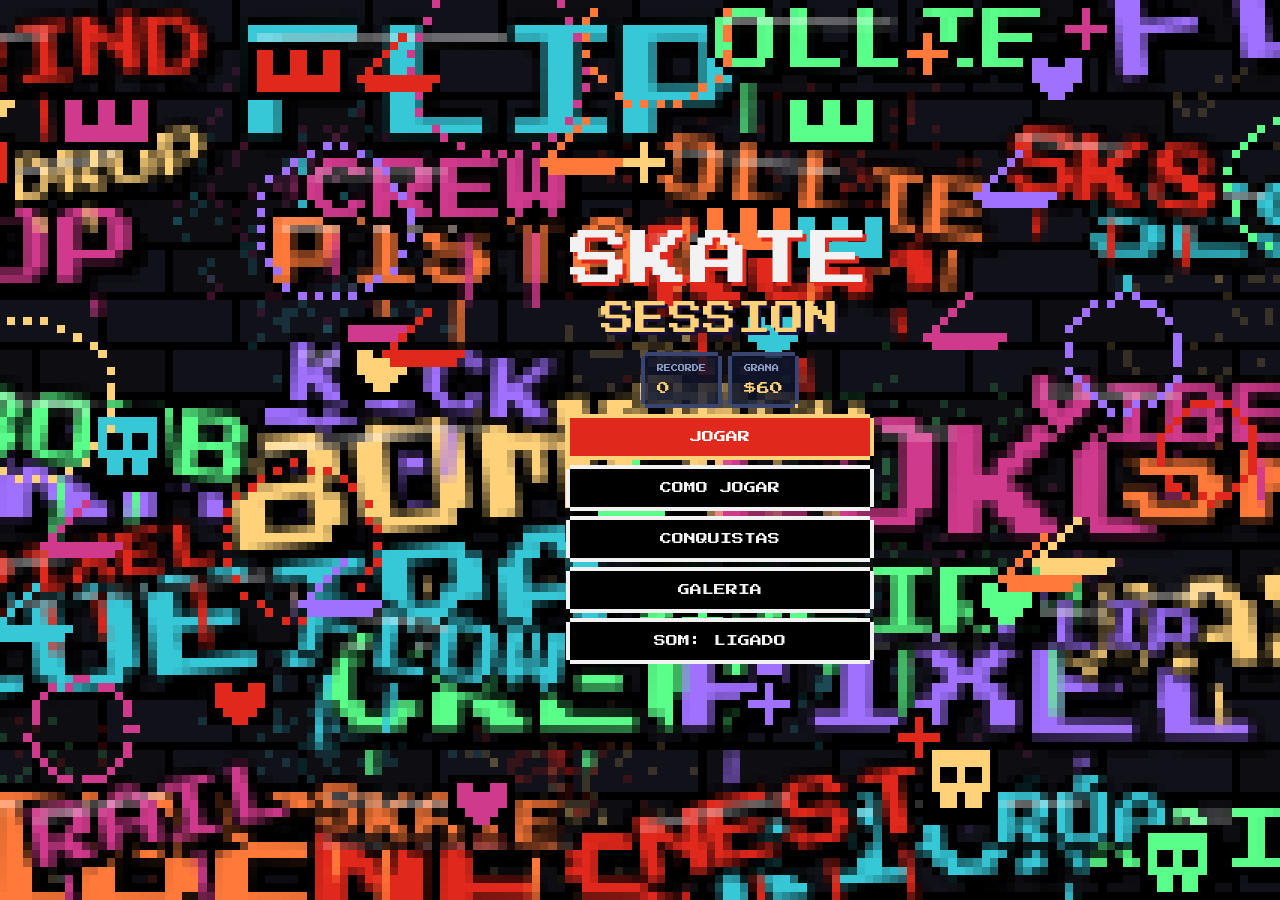
<file: jogos/skate-session/game.html>
<!DOCTYPE html><html lang="pt-BR"><head><meta charset="utf-8"><meta name="viewport" content="width=device-width,initial-scale=1"><title>Skate Session</title>
<link rel="stylesheet" href="https://fonts.googleapis.com/css2?family=Press+Start+2P&display=swap">
<style>
:root{--bg:#070a18;--ink:#d6e6f5;--cy:#37c8d8;--mg:#d03a8c;--pn:#10162e;--ln:#3a4470;--gd:#ffd27a}
*{box-sizing:border-box}
html,body{margin:0;height:100%;background:var(--bg);overflow:hidden;font-family:"Press Start 2P","Courier New",monospace;color:var(--ink)}
#c{position:absolute;inset:0;width:100%;height:100%;object-fit:contain;image-rendering:pixelated}
#hud{position:absolute;left:14px;top:12px;font-size:13px;line-height:2;text-shadow:2px 2px #000;pointer-events:none}
#cb{position:absolute;left:0;right:0;top:12%;text-align:center;font-size:13px;line-height:1.7;color:var(--gd);text-shadow:3px 3px #000;pointer-events:none;min-height:50px;white-space:pre}
#pb{position:absolute;right:18px;top:16px;width:44px;height:44px;padding:0;font-size:14px;color:#fff;z-index:3;display:none}
#bal{position:absolute;left:50%;bottom:14%;width:140px;height:10px;margin-left:-70px;background:#0008;border:2px solid var(--cy);display:none}#bal i{position:absolute;top:0;width:6px;height:6px;background:var(--mg)}
#ov{position:absolute;inset:0;display:flex;align-items:center;justify-content:center;background:rgba(4,6,18,.55);overflow:auto}
#ov.title{background:linear-gradient(rgba(4,6,18,0) 15%,rgba(4,6,18,.85))}
.px{--bc:var(--ln);box-shadow:-4px 0 0 0 var(--bc),4px 0 0 0 var(--bc),0 -4px 0 0 var(--bc),0 4px 0 0 var(--bc)}
.box{text-align:center;padding:20px;margin-top:8vh}
.logo{font-size:min(9vw,60px);color:var(--gd);text-shadow:4px 4px 0 var(--mg),8px 8px 0 #1a1040;line-height:1.1}
.logo.l2{color:#5fe6f5;text-shadow:4px 4px 0 #2a6ad0,8px 8px 0 #1a1040;font-size:min(6.5vw,42px);margin-bottom:6px}
.sub{font-size:9px;color:#8fa0c8;margin:18px 0 26px;line-height:1.8}
button{font:inherit;color:var(--ink);cursor:pointer;border:0;background:var(--pn)}
button:hover,button:focus-visible{--bc:var(--cy);background:#1c2550;outline:0}
.mb{display:block;margin:14px auto;width:min(320px,78vw);font-size:12px;padding:14px 8px;color:#fff}
.mb.p{background:var(--mg);--bc:var(--gd)}.mb.p:hover{background:#e84aa0}
.mb:hover::before,.mb:focus-visible::before{content:"> "}
.panel{width:min(900px,95vw);max-height:94vh;overflow:auto;background:#0b1024f5;padding:20px;--bc:var(--cy);margin:8px}
.ttl{font-size:16px;color:var(--gd);text-shadow:3px 3px #1a1040;margin-bottom:16px}
.shop{display:grid;grid-template-columns:268px 1fr;gap:22px;align-items:start}@media(max-width:720px){.shop{grid-template-columns:1fr}}.sl{text-align:center;margin:4px;padding:14px;background:#0c1230;--bc:#232a55;position:sticky;top:0}.hd{display:flex;justify-content:space-between;align-items:center;gap:12px;margin-bottom:18px}.hd .ttl{margin:0}.mny{font-size:12px;color:#0b1024;background:var(--gd);padding:9px 12px;--bc:#8a6a1c}.it small{display:block;font-size:7px;color:#8fa0c8;margin-top:5px}.it{text-align:left}
#pv{width:240px;height:240px;image-rendering:pixelated;background:repeating-conic-gradient(#1a2048 0 25%,#141a3a 0 50%) 0 0/16px 16px;--bc:var(--ln);box-shadow:0 0 0 4px var(--ln)}
.sm{font-size:8px;padding:9px 6px;margin:10px 4px 0}
.sr{flex:1;min-width:280px}.tabs{display:flex;gap:8px;margin-bottom:14px}
.tab{flex:1;font-size:10px;padding:11px 4px;color:#8fa0c8}.tab.on{background:var(--mg);color:#fff;--bc:var(--gd)}
.items{display:grid;grid-template-columns:repeat(auto-fill,minmax(138px,1fr));gap:14px;margin:16px 4px}
.it{display:flex;align-items:center;gap:8px;font-size:9px;padding:10px;margin:0}.it i{width:14px;height:14px;box-shadow:0 0 0 2px #0008}.it.on{background:#12304a;--bc:var(--cy)}
.det{background:#0c1230;padding:14px;margin:18px 4px 4px;--bc:#232a55}.dt{font-size:11px;color:#5fe6f5;margin-bottom:14px}
.row{display:flex;align-items:center;gap:8px;flex-wrap:wrap;margin:14px 0}.row em{width:84px;font-style:normal;font-size:8px;color:#8fa0c8}
.opt{font-size:8px;padding:10px 9px;margin:4px}.opt.on{background:var(--mg);color:#fff;--bc:var(--gd)}
.sw{width:26px;height:26px;padding:0;margin:4px}.sw.on{--bc:#fff;transform:scale(1.15)}
.row input[type=color]{width:34px;height:26px;padding:0;border:0;background:none;cursor:pointer}
.ft{display:flex;justify-content:space-between;align-items:center;margin-top:18px;font-size:10px;color:var(--gd)}.ft .mb{margin:0;width:200px}
.keys{display:grid;grid-template-columns:auto 1fr;gap:12px 16px;text-align:left;font-size:9px;line-height:1.7;margin:6px 0 10px}
.kc{background:#1c2550;padding:7px 9px;color:#fff;text-align:center;box-shadow:0 3px 0 #0a0e24;white-space:nowrap}
body{--ok:#5aff8a}.opt.lk{color:var(--gd);background:#1a1a2c}.opt.on::before{content:'';}.panel{background:linear-gradient(#0d1330f5,#080c1ef5)}.mny{box-shadow:0 0 12px #ffd27a55}.tab.on{box-shadow:0 0 10px #d03a8c88}.it:hover{transform:translateY(-2px)}.det{box-shadow:inset 0 0 0 1px #37c8d822}
.dlg{position:absolute;left:50%;bottom:6%;transform:translateX(-50%);width:min(580px,94vw);background:#0b1024f2;padding:14px;--bc:var(--cy);z-index:6;display:flex;gap:14px;align-items:flex-start;animation:dl .2s steps(4)}.dlg canvas{width:80px;height:80px;flex:none;background:#141a3a;image-rendering:pixelated}.dn{font-size:11px;color:var(--gd);margin-bottom:10px}.dh{font-size:7px;color:#8fa0c8;margin-top:6px}.dx{min-height:54px;font-size:9px;line-height:1.9;white-space:pre-wrap;margin-bottom:8px}@keyframes dl{from{opacity:0;transform:translate(-50%,12px)}}
@media (prefers-reduced-motion:no-preference){.logo{animation:fl 2.4s steps(2) infinite}@keyframes fl{50%{transform:translateY(-4px)}}}
.det.two{display:grid;grid-template-columns:1fr 210px;gap:16px}.det.two .dt{grid-column:1/3}.lst{display:flex;flex-direction:column;gap:8px;max-height:340px;overflow:auto;padding:6px}.mrow{display:block;width:100%;text-align:left;font-size:8px;padding:10px 8px;line-height:1.6}.mrow.on{background:var(--mg);color:#fff;--bc:var(--gd)}.mrow.lk{color:var(--gd);background:#1a1a2c}.cols .row{display:block}.cols .row em{display:block;width:auto;margin-bottom:6px}@media(max-width:720px){.det.two{grid-template-columns:1fr}.det.two .dt{grid-column:1}}

.chips{display:flex;gap:14px;margin:26px 0 22px;flex-wrap:wrap}.chip{padding:9px 12px;background:#10162ecc;--bc:var(--ln);text-align:left}.chip small{display:block;font-size:7px;color:#8fa0c8;margin-bottom:7px}.chip b{font-size:13px;color:var(--gd);font-weight:400}
.panel.store{padding:0 0 4px;background:repeating-linear-gradient(90deg,#0000001a 0 2px,transparent 2px 48px),repeating-linear-gradient(#00000014 0 2px,transparent 2px 24px),linear-gradient(#2a1636,#1a1030);--bc:#6a4a2a}
.awn{position:relative;height:30px;background:repeating-linear-gradient(90deg,var(--mg) 0 36px,#f4ecd8 36px 72px);margin-bottom:34px}
.awn::after{content:'';position:absolute;left:0;right:0;top:100%;height:18px;background:radial-gradient(circle at 18px 0,var(--mg) 17px,transparent 18px) 0 0/72px 18px repeat-x,radial-gradient(circle at 18px 0,#f4ecd8 17px,transparent 18px) 36px 0/72px 18px repeat-x}
.store .hd,.store .shop,.store .ft{padding:0 22px}.store .ft{padding-bottom:16px}
.sign{background:#10081e;padding:12px 16px;border:3px solid var(--gd);color:#5fe6f5;text-shadow:0 0 8px #37c8d8,0 0 18px #37c8d8,3px 3px #1a1040;box-shadow:0 0 14px #37c8d855}
.store .sl{background:linear-gradient(135deg,#1c2550,#0c1230 55%,#1c2550);--bc:#8a6a1c}
.th{width:56px;height:56px;flex:none;image-rendering:pixelated;background:radial-gradient(#2a2e62,#141a3a);box-shadow:0 0 0 2px #0008}
.store .items{gap:24px 14px}.store .it{flex-direction:column;text-align:center;padding:10px 6px 12px;background:#1a1030;--bc:#4a3a6a;position:relative;margin-bottom:12px}.store .it.on{background:#12304a;--bc:var(--cy)}
.store .it .th{width:68px;height:68px}.store .it::after{content:'';position:absolute;left:-6px;right:-6px;bottom:-12px;height:8px;background:#7a5230;box-shadow:0 4px 0 #3a2410}
.store .lst{display:grid;grid-template-columns:repeat(auto-fill,minmax(96px,1fr));gap:14px 10px;max-height:360px;padding:8px 10px 14px}
.store .mrow{display:flex;flex-direction:column;align-items:center;gap:7px;text-align:center;padding:8px 4px 10px;background:#1a1030;--bc:#3a2c5a;line-height:1.4}.store .mrow.on{background:#12304a;--bc:var(--cy)}.store .mrow.lk .th{filter:saturate(.55)}
.mrow b{font-weight:400;font-size:8px}.tag{font-size:7px;padding:4px 6px;background:var(--gd);color:#1a1030;box-shadow:0 2px 0 #8a6a1c}.tag.ok{background:#5aff8a;box-shadow:0 2px 0 #1c7a3a}.tag.on{background:var(--cy);box-shadow:0 2px 0 #1a6a78}
.snb{display:inline-flex;align-items:center;justify-content:center;width:52px;height:52px;flex:none;font-size:14px;color:#ffd27a;background:#14141f;border:2px solid #2a3048}
#ov.title,#ov.pause{justify-content:center}
#ov.title{background:radial-gradient(ellipse at center,rgba(0,0,0,.6) 0,rgba(0,0,0,.25) 45%,rgba(0,0,0,.04) 85%)}
#ov.title .sky{position:absolute;inset:0;width:100%;height:100%;object-fit:cover;image-rendering:pixelated}
#ov .box{position:relative;z-index:1;background:none;box-shadow:none;margin:0;padding:0;text-align:center}
#ov .box .logo{display:block;background:none;border:0;color:#f2f2f2;text-shadow:4px 4px 0 #e0281c;transform:none;padding:0;margin:0;font-size:min(9vw,60px)}
#ov .box .logo.l2{color:#ffd27a;text-shadow:3px 3px 0 #1a1040;font-size:min(5.4vw,34px);margin:8px 0 18px}
#ov .box .chips{justify-content:center;margin:0 0 14px}
#ov .box .mb{width:min(300px,72vw);margin:13px auto;padding:13px 8px;text-align:center;background:#000;color:#f2f2f2;border:0;box-shadow:-4px 0 0 0 var(--bc),4px 0 0 0 var(--bc),0 -4px 0 0 var(--bc),0 4px 0 0 var(--bc);--bc:#f2f2f2}
#ov .box .mb:hover,#ov .box .mb:focus-visible{background:#101010;color:var(--gd);--bc:var(--gd)}
#ov .box .mb.p{background:#e0281c;color:#fff;--bc:#ffd27a}#ov .box .mb.p:hover,#ov .box .mb.p:focus-visible{background:#ff3a2a;color:#fff}
.sec{font-size:7px;color:#5fe6f5;letter-spacing:2px;margin:0 0 8px;padding-bottom:5px;border-bottom:2px solid #232a55}
/* loja compacta */
.panel{padding:14px}.panel.store{padding:0 0 4px;width:min(760px,95vw)}.ttl{font-size:13px;margin-bottom:10px}
.shop{grid-template-columns:176px 1fr;gap:12px}.sl{padding:8px;margin:2px}#pv{width:144px;height:144px}
.sm{font-size:7px;padding:7px 4px;margin:6px 2px 0}
.tabs{flex-wrap:wrap;gap:4px;margin-bottom:8px}.tab{flex:1 1 auto;font-size:7px;padding:8px 5px}
.items{grid-template-columns:repeat(auto-fill,minmax(104px,1fr));gap:8px;margin:8px 2px}.store .items{gap:14px 8px}
.it{font-size:7px;padding:6px;gap:6px}.store .it{padding:6px 3px 8px;margin-bottom:8px}.store .it .th{width:44px;height:44px}.it small{font-size:6px;margin-top:3px}
.det{padding:10px;margin:8px 2px 2px}.dt{font-size:9px;margin-bottom:8px}.det.two{grid-template-columns:1fr 160px;gap:10px}
.lst{max-height:210px;padding:4px}.store .lst{grid-template-columns:repeat(auto-fill,minmax(74px,1fr));gap:8px 6px;max-height:210px;padding:4px 6px 8px}
.store .mrow{padding:5px 3px 7px;gap:4px}.th{width:40px;height:40px}.mrow b{font-size:6px}.tag{font-size:6px;padding:3px 4px}
.row{margin:7px 0;gap:4px}.row em{font-size:7px;width:70px}.cols .row{margin:7px 0}.sw{width:18px;height:18px;margin:2px}.row input[type=color]{width:26px;height:20px}
.opt{font-size:7px;padding:7px 6px;margin:2px}.snb{width:42px;height:42px;font-size:11px}
.mny{font-size:9px;padding:7px 9px}.awn{height:18px;margin-bottom:22px}.store .hd,.store .shop,.store .ft{padding:0 12px}.hd{margin-bottom:8px}
.sub{font-size:8px;margin:6px 0 10px}.ft{margin-top:8px;font-size:8px}.ft .mb{width:140px;font-size:9px;padding:9px 6px}
@media(max-width:720px){.shop{grid-template-columns:1fr}.det.two{grid-template-columns:1fr}.sl{position:static}#pv{width:120px;height:120px}}
#pushbar{position:absolute;right:12px;top:50%;transform:translateY(-50%);width:42px;padding:7px 5px;background:#080c1eee;border:2px solid #37c8d8;box-shadow:3px 3px #000;display:none;text-align:center;z-index:4;color:#fff;font-size:7px;line-height:1.5;pointer-events:none}#pushtrack{height:126px;width:12px;background:#242a42;border:1px solid #d6e6f5;position:relative;margin:6px auto;display:flex;align-items:flex-end}#pushtarget{position:absolute;bottom:0;left:0;width:100%;height:0;background:#5aff8a}#pushneedle{display:none}

</style></head><body>
<div id="ld" style="position:absolute;inset:0;display:flex;align-items:center;justify-content:center;z-index:9;background:#070a18;font:12px 'Press Start 2P','Courier New',monospace;color:#ffd27a">CARREGANDO...</div><canvas id="c"></canvas><div id="hud"></div><div id="cb"></div><div id="bal"><i></i></div><div id="pushbar"><div>VELOCIDADE</div><div id="pushtrack"><div id="pushtarget"></div></div><div id="pushhint">F = REMAR</div></div><button id="pb" class="px" aria-label="Pausar">II</button><div id="ov"></div>
<script>
const W=640,H=360,cv=document.getElementById('c');let g=cv.getContext('2d');cv.width=W;cv.height=H;g.imageSmoothingEnabled=false;
const $=i=>document.getElementById(i),SZ=160,T=24,TH=12,ZU=24,GRAV=12;
const hs=(a,b)=>{const n=Math.sin(a*127.1+b*311.7)*43758.5;return n-Math.floor(n)};
const DEF={skin:'#e0aa82',hair:'#1a1410',hs:0,shirt:'#24242e',ss:3,pants:'#5d6f8e',shoes:'#ece6d8',cap:'#1a1a22',capOn:1,deck:'#c8442c',pat:0,wheels:'#f0d8a0',det:'#e8e0d0',len:0,gl:3,beard:0,pcol:'#ffe070',trucks:'#6a7088',grip:'#17171f',shape:0,glow:0,ac:'#e8b830',acc:1,fx:0,fxc:'#d03a8c',sht:0,ear:0,wt:0,wtc:'#e8b830',stk:0,so:0,po:0,fwt:0,sn:0,bt:0,sd:0,pdet:'#e8e0d0',sdet:'#e8e0d0',det2:'#e8e0d0',sole:'#f4f4f8',bc:'#1a1410',skp:0,wst:0,dfn:0,tfn:0,fxs:1,trl:0,trc:'#5fe6f5',lfx:0,lfc:'#5fe6f5',cmb:0,snp:0};
let S={money:60,best:0,look:Object.assign({},DEF)};
try{const d=JSON.parse(localStorage.getItem('skate-session-v3')||localStorage.getItem('skate-session-v2'));if(d&&typeof d.money=='number'&&d.look){S.money=d.money;S.best=+d.best||0;S.own=d.own||{};S.mi=+d.mi||0;S.mp=+d.mp||0;S.pu=d.pu;S.q=d.q&&typeof d.q=='object'?d.q:{};S.met=d.met&&typeof d.met=='object'?d.met:{};for(const k in DEF){const v=d.look[k];if(typeof v==typeof DEF[k]&&(typeof v!='string'||/^#[0-9a-f]{6}$/i.test(v)))S.look[k]=v}}}catch(e){}
try{if(!localStorage.getItem('skate-session-v3'))S.look=Object.assign({},DEF)}catch(e){}
S.own=S.own||{};S.mi=S.mi||0;S.mp=S.mp||0;S.pu=Object.assign({nitro:0,tank:0,rech:0,mag:0,jmp:0,whl:0,cash:0,bank:0},S.pu&&typeof S.pu=='object'?S.pu:{});if(S.look.bc===DEF.bc)S.look.bc=S.look.hair;if(S.look.pdet===DEF.pdet)S.look.pdet=S.look.det;if(S.look.sdet===DEF.sdet)S.look.sdet=S.look.det;S.q=S.q||{};S.met=S.met||{};
try{const d0=JSON.parse(localStorage.getItem('skate-session-v3'));S.sp=+d0.sp||0;S.dc=Array.isArray(d0.dc)?d0.dc.filter(o=>o&&typeof o.d=='string'&&o.e>Date.now()):[];S.st=d0.st||{};S.ach=d0.ach||{};S.xp=+d0.xp||0;S.rec=d0.rec||{d:'',v:{}}}catch(e){S.sp=0;S.dc=[];S.st=S.st||{};S.ach=S.ach||{};S.xp=S.xp||0;S.rec=S.rec||{d:'',v:{}}}
S.lv=lvOf(S.xp);
const save=()=>{try{localStorage.setItem('skate-session-v3',JSON.stringify(S))}catch(e){}};
// ---------- mundo ----------
const solids=[{x:20,y:6,w:6,d:6,h:1.2},{x:14,y:6,w:6,d:6,h:1.2,r:'+x'},{x:4,y:20,w:4,d:5,h:.9,r:'+y'},{x:12,y:22,w:5,d:4,h:1,r:'-x'},
{x:22,y:20,w:3,d:2,h:.5},{x:3,y:13,w:2,d:.7,h:.45},{x:1,y:7,w:5,d:6,h:1.6,r:'-x'},{x:0,y:7,w:1,d:6,h:1.6},{x:30,y:6,w:5,d:5,h:1.3,r:'+x'},{x:32,y:20,w:8,d:5,h:.7},{x:28,y:20,w:4,d:5,h:.7,r:'+x'},{x:40,y:20,w:4,d:5,h:.7,r:'-x'},{x:6,y:34,w:2,d:5,h:1.2,stp:1},{x:8,y:34,w:2,d:5,h:.9,stp:1},{x:10,y:34,w:2,d:5,h:.6,stp:1},{x:12,y:34,w:2,d:5,h:.3,stp:1},{x:22,y:36,w:3,d:3,h:.7,r:'+y'},{x:17,y:33,w:8,d:.9,h:.5},{x:38,y:2,w:3,d:4,h:.8,r:'-y'},{x:22,y:42,w:6,d:1,h:.45},{x:41,y:34,w:3,d:6,h:1,r:'-x'},
{x:48,y:6,w:6,d:6,h:1.4,r:'+x'},{x:54,y:6,w:6,d:6,h:1.4,r:'-x'},{x:63,y:4,w:4,d:6,h:.9,r:'+y'},{x:63,y:10,w:4,d:3,h:.9},{x:63,y:13,w:4,d:5,h:.9,r:'-y'},
{x:48,y:22,w:4,d:5,h:1.2,r:'+x'},{x:52,y:22,w:5,d:5,h:1.2,stp:1},{x:57,y:22,w:2,d:5,h:.9,stp:1},{x:59,y:22,w:2,d:5,h:.6,stp:1},{x:61,y:22,w:2,d:5,h:.3,stp:1},
{x:67,y:30,w:5,d:8,h:1.6,r:'+x'},{x:46,y:34,w:8,d:3,h:.5},{x:57,y:35,w:3,d:4,h:.9,r:'+y'},
{x:4,y:50,w:6,d:6,h:1.2,r:'+y'},{x:4,y:56,w:6,d:6,h:1.2,r:'-y'},{x:14,y:50,w:8,d:2,h:.45},{x:26,y:50,w:8,d:2,h:.7},
{x:30,y:58,w:5,d:5,h:1.4,r:'+x'},{x:35,y:58,w:5,d:5,h:1.4,r:'-x'},{x:12,y:62,w:10,d:2,h:.8},{x:2,y:65,w:6,d:4,h:.9,r:'+y'},{x:20,y:55,w:4,d:3,h:.5},
{x:46,y:46,w:6,d:2,h:.5},{x:56,y:46,w:4,d:6,h:1,r:'-y'},{x:44,y:55,w:4,d:4,h:.9,r:'+x'},{x:62,y:58,w:4,d:6,h:1.3,r:'+x'},{x:66,y:58,w:4,d:6,h:1.3,r:'-x'},{x:50,y:67,w:8,d:2,h:.6},{x:60,y:67,w:6,d:3,h:.9,r:'+y'}];
const lamps=[[6,4],[24,4],[4,17],[15,15],[16,27],[27,24],[36,5],[40,14],[4,30],[22,32],[42,29],[6,43],[30,42],[42,42],[33,26.5],[26.5,33],[46,4],[56,4],[68,6],[46,14],[56,19],[66,22],[48,30],[66,34],[52,40],[68,43],[3,46],[12,48],[24,47],[38,47],[3,62],[22,58],[40,62],[10,70],[30,70],[42,68],[28,54],[48,48],[68,48],[48,66],[68,70],[58,48],[56,70],[44,52]],rails=[{a:[8,18],b:[15,18],h:.6},{a:[27,10],b:[27,17],h:.55},{a:[18,30],b:[26,30],h:.6},{a:[36,12],b:[36,18],h:.55},{a:[3,36],b:[3,42],h:.6},{a:[14,38],b:[22,40],h:.6},{a:[50,17],b:[58,17],h:.6},{a:[46,29],b:[55,29],h:.6},{a:[60,30],b:[66,30],h:.6},{a:[63,40],b:[63,46],h:.6},{a:[12,46],b:[12,56],h:.6},{a:[24,66],b:[34,66],h:.6},{a:[16,69],b:[24,69],h:.55},{a:[40,50],b:[40,56],h:.6},{a:[44,62],b:[44,68],h:.6},{a:[50,70.5],b:[58,70.5],h:.6}];
rails.forEach(r=>r.len=Math.hypot(r.b[0]-r.a[0],r.b[1]-r.a[1]));
const trees=[[2,27],[28,28],[27,2.5],[42,4],[2,42],[43,31],[18,43],[38,43],[43,18],[70,2],[45,19],[70,24],[46,43],[2,48],[43,49],[2,70],[43,70],[26,69],[45,47],[70,46],[45,70],[70,70]],puddle=[10,13.5],props=[[6.6,14.6,'can'],[21.5,13.6,'can'],[9,6.4,'cone'],[10,7.1,'cone'],[24,17,'cone'],[2.2,2,'box'],[38,12,'bench'],[20,40,'crate'],[26,26,'barrel'],[12,30,'hydrant'],[30,38,'cone'],[28,40,'cone'],[4,24,'can'],[40,8,'cone'],[39,40,'barrel'],[41,41,'crate'],[14,26,'cone'],[33,26.5,'can'],[34,3,'hydrant'],[50,5,'cone'],[51,5.7,'cone'],[62,20,'can'],[45,31,'crate'],[55,38,'barrel'],[64,28,'bench'],[69,10,'hydrant'],[49,40,'cone'],[66,2.5,'box'],[60,44,'can'],[8,48,'cone'],[9,48.7,'cone'],[24,53,'can'],[38,54,'barrel'],[16,58,'bench'],[44,58,'hydrant'],[28,62,'crate'],[6,64,'can'],[20,66,'cone'],[36,67,'cone'],[2,52,'box'],[47,52,'cone'],[48,52.7,'cone'],[54,68,'crate'],[46,64,'bench'],[62,47,'barrel']];
function oh(o,x,y){if(x<o.x||x>=o.x+o.w||y<o.y||y>=o.y+o.d)return 0;if(o.r=='pyr'){const u=1-Math.max(Math.abs(x-o.x-o.w/2)/(o.w/2),Math.abs(y-o.y-o.d/2)/(o.d/2));return o.h*Math.min(1,u*2.4)}if(o.r=='spine')return o.h*(1-Math.abs(2*(y-o.y)/o.d-1));if(o.r=='hump')return o.h*Math.sin(Math.PI*(x-o.x)/o.w);if(!o.r)return o.h;
const u=o.r=='+x'?(x-o.x)/o.w:o.r=='-x'?1-(x-o.x)/o.w:o.r=='+y'?(y-o.y)/o.d:1-(y-o.y)/o.d;return o.h*(u*.92+u*u*.08)}
let HG=[],HGn=0,HGl=null;function hgAdd(o){const x0=Math.max(0,Math.min(Math.ceil(SZ/8)-1,Math.floor(o.x/8))),x1=Math.max(0,Math.min(Math.ceil(SZ/8)-1,Math.floor((o.x+o.w)/8))),y0=Math.max(0,Math.min(Math.ceil(SZ/8)-1,Math.floor(o.y/8))),y1=Math.max(0,Math.min(Math.ceil(SZ/8)-1,Math.floor((o.y+o.d)/8)));for(let a=x0;a<=x1;a++)for(let b=y0;b<=y1;b++)(HG[a*Math.ceil(SZ/8)+b]=HG[a*Math.ceil(SZ/8)+b]||[]).push(o)}
function hf(x,y){if(solids.length<HGn||(HGn&&solids[HGn-1]!==HGl)){HG=[];HGn=0}if(HGn<solids.length){for(let i=HGn;i<solids.length;i++)hgAdd(solids[i]);HGn=solids.length;HGl=solids[HGn-1]}let m=0;const L=HG[Math.max(0,Math.min(Math.ceil(SZ/8)-1,Math.floor(x/8)))*Math.ceil(SZ/8)+Math.max(0,Math.min(Math.ceil(SZ/8)-1,Math.floor(y/8)))];if(L)for(let i=0;i<L.length;i++){const h=oh(L[i],x,y);if(h>m)m=h}return m+bh(x,y)}
const BW={x:33,y:33,R:6,D:1.6},bh=(x,y)=>{const r=Math.hypot(x-BW.x,y-BW.y);return r>=BW.R?0:-BW.D*(1-Math.pow(r/BW.R,3.4))};
[[lamps,16],[trees,9],[props,19]].forEach(([a,n])=>{for(let i=a.length-1;i>=n;i--)if(Math.abs(hf(a[i][0],a[i][1]))>.03)a.splice(i,1)});
function lit(x,y){let s=0;for(const l of lamps)s+=1/(1+((x-l[0])**2+(y-l[1])**2)*.07);return Math.min(1,s)}
const FZG=new Map(),BALLS=[],LOOPS=[],tunnels=[],gaps=[],pads=[],coins=[],inT=(x,y)=>tunnels.some(u=>x>u.x&&x<u.x+u.w&&y>u.y&&y<u.y+u.d);
const RSV=[];function fr(x,y,w,d,m){const OB=lamps.concat(trees,props);for(let a=x-m;a<=x+w+m;a+=.7)for(let b=y-m;b<=y+d+m;b+=.7){if(a<2||b<2||a>SZ-3||b>SZ-3||Math.abs(hf(a,b))>.03||Math.hypot(a-puddle[0],b-puddle[1])<3||RSV.some(r=>a>r[0]&&a<r[2]&&b>r[1]&&b<r[3]))return 0;for(const o of OB)if(Math.hypot(o[0]-a,o[1]-b)<1.2)return 0;for(const q of rails)if(a>Math.min(q.a[0],q.b[0])-1&&a<Math.max(q.a[0],q.b[0])+1&&b>Math.min(q.a[1],q.b[1])-1&&b<Math.max(q.a[1],q.b[1])+1)return 0}return 1}
function fnd(w,d,m,sd){for(let t=0;t<5000;t++){const x=3+hs(t,41+(sd||0))*(SZ-w-7),y=3+hs(t,43+(sd||0))*(SZ-d-7);if(fr(x|0,y|0,w,d,m))return[x|0,y|0]}return null}
for(let i=0;i<3;i++){const X=i!=1,pp=fnd(X?14:4,X?4:14,.4,10+i);if(!pp)continue;const[x,y]=pp;if(X){solids.push({x,y,w:4,d:4,h:1,r:'+x'},{x:x+6.5,y,w:3,d:4,h:.9},{x:x+9.5,y,w:4,d:4,h:.9,r:'-x'});gaps.push({A:[x,y,x+4,y+4],B:[x+6.5,y,x+14,y+4]})}else{solids.push({x,y,w:4,d:4,h:1,r:'+y'},{x,y:y+6.5,w:4,d:3,h:.9},{x,y:y+9.5,w:4,d:4,h:.9,r:'-y'});gaps.push({A:[x,y,x+4,y+4],B:[x,y+6.5,x+4,y+14]})}}
for(let i=0;i<3;i++){const X=i%2==0,L=8,pp=fnd(X?L:4,X?4:L,.6,i);if(!pp)continue;const[x,y]=pp;if(X){solids.push({x,y,w:L,d:1,h:1.5},{x,y:y+3,w:L,d:1,h:1.5})}else solids.push({x,y,w:1,d:L,h:1.5},{x:x+3,y,w:1,d:L,h:1.5});tunnels.push({x,y,w:X?L:4,d:X?4:L,ax:X?'x':'y'})}
for(let i=0;i<4;i++){const pp=fnd(8,3,.3,20+i);if(!pp)break;rails.push({a:[pp[0]+1,pp[1]+1.5],b:[pp[0]+7,pp[1]+1.5],h:.55,len:6,k:1})}
for(let i=0;i<7;i++){const pp=fnd(2,2,.5,30+i);if(!pp)break;const d=[[1,0],[0,1],[-1,0],[0,-1]][(hs(i,5)*4)|0];pads.push({x:pp[0]+1,y:pp[1]+1,dx:d[0],dy:d[1]})}
for(let i=0;i<40;i++){const pp=fnd(1,1,.2,50+i);if(pp)coins.push({x:pp[0]+.5,y:pp[1]+.5,z:hf(pp[0]+.5,pp[1]+.5)+.45,t:0})}
for(const q of rails)if(q.k)for(const u of[.2,.5,.8])coins.push({x:q.a[0]+(q.b[0]-q.a[0])*u,y:q.a[1]+(q.b[1]-q.a[1])*u,z:q.h+.6,t:0});
const shopB={x:0,y:0,w:8,d:5,h:2.3,dx:0,dy:0},CF=[],CTS=[],WC={ok:0},CART={ok:0},LJS=[],BLD=[],GATE={x:106,y:106,w:30,d:30,lock:5},GATEF=[];
(function(){const nw=[],add=o=>{solids.push(o);nw.push(o)};const stairs=(x,y,n)=>{for(let j=0;j<n;j++)add({x:x+j*1.4,y,w:1.4,d:4,h:.26*(n-j),stp:1});rails.push({a:[x,y+2],b:[x+n*1.4,y+2],h:.26*n+.72,h2:.72,len:n*1.4,k:1})};
for(let i=0;i<1;i++){const p=fnd(5,5,.6,100+i);if(!p)continue;add({x:p[0],y:p[1],w:5,d:5,h:.9,r:'pyr'});coins.push({x:p[0]+2.5,y:p[1]+2.5,z:hf(p[0]+2.5,p[1]+2.5)+.45,t:0})}
for(let i=0;i<1;i++){const p=fnd(12,4,.6,110+i);if(!p)continue;for(let j=0;j<3;j++)add({x:p[0]+j*4,y:p[1],w:4,d:4,h:.5,r:'hump'})}
for(let i=0;i<3;i++){const p=fnd(9,9,.4,120+i);if(!p)continue;rails.push({a:[p[0]+1,p[1]+1],b:[p[0]+8,p[1]+8],h:.6,len:Math.hypot(7,7),k:1})}


const fnC=(w,d,m,tx,ty)=>{let bs=null,bd=1e9;for(let x=3;x<SZ-w-4;x+=2)for(let y=3;y<SZ-d-m-3;y+=2){let ok=1;for(let a=x-1;a<=x+w+1&&ok;a+=1)for(let b=y-1.5;b<=y+d+m&&ok;b+=1)if(Math.abs(hf(a,b))>.03||Math.hypot(a-puddle[0],b-puddle[1])<3||RSV.some(r=>a>r[0]&&a<r[2]&&b>r[1]&&b<r[3])||rails.some(q=>a>Math.min(q.a[0],q.b[0])-1&&a<Math.max(q.a[0],q.b[0])+1&&b>Math.min(q.a[1],q.b[1])-1&&b<Math.max(q.a[1],q.b[1])+1)||tunnels.some(u=>a>u.x-1&&a<u.x+u.w+1&&b>u.y-1&&b<u.y+u.d+1))ok=0;if(!ok)continue;const dd=Math.hypot(x+w/2-tx,y+d/2-ty);if(dd<bd){bd=dd;bs=[x,y]}}return bs},
clr2=(x,y,w,d)=>{for(const arr of[lamps,trees,props])for(let i=arr.length-1;i>=0;i--)if(arr[i][0]>x-1.5&&arr[i][0]<x+w+1.5&&arr[i][1]>y-1.5&&arr[i][1]<y+d+1.5)arr.splice(i,1);for(let i=coins.length-1;i>=0;i--)if(coins[i].x>x-1&&coins[i].x<x+w+1&&coins[i].y>y-1&&coins[i].y<y+d+1)coins.splice(i,1);for(let i=pads.length-1;i>=0;i--)if(pads[i].x>x-1&&pads[i].x<x+w+1&&pads[i].y>y-1&&pads[i].y<y+d+1)pads.splice(i,1);RSV.push([x-1.5,y-1.5,x+w+1.5,y+d+2.5])};
{const w=fnC(7,4,5,SZ-9,3);if(w){Object.assign(WC,{x:w[0],y:w[1],w:7,d:4,h:2.4,ok:1});clr2(w[0],w[1],7,4);add({x:w[0],y:w[1],w:7,d:4,h:2.4});BLD.push(WC);lamps.push([w[0]+3.5,w[1]+6.5])}}
{const w=fnC(12,7,4,24,24)||fnC(12,7,3,56,52)||fnC(12,7,2,70,30);if(w){const ww=12,dd=7,o={x:w[0],y:w[1],w:ww,d:dd,h:4.4,k:'pn',tab:'Roupa',sign:'PIXEL NEST'};clr2(w[0],w[1],ww,dd);add({x:o.x,y:o.y,w:ww,d:dd,h:4.4});LJS.push(o);BLD.push(o);lamps.push([o.x+1.5,o.y+dd+2],[o.x+ww-1.5,o.y+dd+2])}}
const mkC=(t,w,d,tx,ty)=>{const bs=fnC(w,d,3,tx,ty);if(!bs)return null;const[x,y]=bs,f=t=='f',gw=w/2-1.5;clr2(x,y,w,d);CTS.push({x,y,w,d,t,ok:1});
const seg=(x0,y0,x1,y1)=>{const L=Math.hypot(x1-x0,y1-y0),n=Math.max(1,Math.round(L/2));for(let i=0;i<n;i++)CF.push([x0+(x1-x0)*i/n,y0+(y1-y0)*i/n,x0+(x1-x0)*(i+1)/n,y0+(y1-y0)*(i+1)/n,1])};
add({x,y:y-.3,w,d:.3,h:1.3,inv:1});add({x,y:y+d,w:gw,d:.3,h:1.3,inv:1});add({x:x+w-gw,y:y+d,w:gw,d:.3,h:1.3,inv:1});add({x:x-.3,y,w:.3,d,h:1.3,inv:1});add({x:x+w,y,w:.3,d,h:1.3,inv:1});
seg(x,y,x+w,y);seg(x,y+d,x+gw,y+d);seg(x+w-gw,y+d,x+w,y+d);seg(x,y,x,y+d);seg(x+w,y,x+w,y+d);
props.push(f?[x+.8,y+d/2,'goal']:[x+1.2,y+d/2,'hoop'],f?[x+w-.8,y+d/2,'goal']:[x+w-1.2,y+d/2,'hoop']);
for(const[a,b]of[[x-.8,y-.8],[x+w+.8,y-.8],[x-.8,y+d+.8],[x+w+.8,y+d+.8]])lamps.push([a,b]);return bs};
const bc=mkC('b',18,11,90,56);mkC('f',24,13,30,96);
if(bc){Object.assign(CART,{x:bc[0]+13.5,y:bc[1]+12.4,ok:1});props.push([CART.x,CART.y,'cart'])}
const ZN=[[72,2,134,38],[72,38,134,74],[72,74,134,134],[40,74,72,134],[2,74,40,134]],fz=(w,d,m,z,n)=>{for(let t=0;t<3000;t++){const x=z[0]+hs(t,n+1)*(z[2]-z[0]-w),y=z[1]+hs(t,n+3)*(z[3]-z[1]-d);if(fr(x|0,y|0,w,d,m))return[x|0,y|0]}return null};
ZN.forEach((z,zi)=>{const n=zi*100;let p;
if(zi%2==0&&(p=fz(5,5,1.8,z,n+1))){add({x:p[0],y:p[1],w:5,d:5,h:.9,r:'pyr'});coins.push({x:p[0]+2.5,y:p[1]+2.5,z:hf(p[0]+2.5,p[1]+2.5)+.45,t:0})}
if(p=fz(13,5,1.8,z,n+5)){if(0){const ox=p[0]+7,oy=p[1]+1.5;LOOPS.push({x:ox,y:oy,R:1.3});RSV.push([p[0]-.5,p[1]-.5,p[0]+13.5,p[1]+5.5]);pads.push({x:p[0]+2,y:oy,dx:1,dy:0});for(let k=0;k<5;k++)coins.push({x:ox-1+k*.5,y:oy,z:.5,t:0})}else add({x:p[0],y:p[1],w:10,d:4,h:1.1,r:'spine'})}
if(p=fz(9,4,1.8,z,n+9))stairs(p[0],p[1],5);
if(p=fz(14,4,1.8,z,n+13)){add({x:p[0],y:p[1],w:4,d:4,h:1,r:'+x'});add({x:p[0]+6.5,y:p[1],w:3,d:4,h:.9});add({x:p[0]+9.5,y:p[1],w:4,d:4,h:.9,r:'-x'});gaps.push({A:[p[0],p[1],p[0]+4,p[1]+4],B:[p[0]+6.5,p[1],p[0]+14,p[1]+4]})}
if(zi%2==0&&(p=fz(8,4,1.8,z,n+17))){add({x:p[0],y:p[1],w:8,d:1,h:1.5});add({x:p[0],y:p[1]+3,w:8,d:1,h:1.5});tunnels.push({x:p[0],y:p[1],w:8,d:4,ax:'x'})}
if(p=fz(9,9,1.8,z,n+21))rails.push({a:[p[0]+1,p[1]+1],b:[p[0]+8,p[1]+8],h:.6,len:Math.hypot(7,7),k:1});
if(p=fz(9,3,1.8,z,n+25))rails.push({a:[p[0]+1,p[1]+1.5],b:[p[0]+8,p[1]+1.5],h:.55,len:7,k:1});
if(p=fz(9,2,1.8,z,n+29))add({x:p[0],y:p[1],w:9,d:1.2,h:.5});
if(p=fz(9,4,1.8,z,n+33)){add({x:p[0],y:p[1],w:4,d:4,h:.9,r:'+x'});add({x:p[0]+4,y:p[1],w:5,d:4,h:.9})}
if(p=fz(6,5,1.8,z,n+37))add({x:p[0],y:p[1],w:6,d:5,h:1.1,r:'+y'});
for(let i=0;i<2;i++)if(p=fz(2,2,1.5,z,n+41+i)){const d=[[1,0],[0,1],[-1,0],[0,-1]][(hs(i,zi)*4)|0];pads.push({x:p[0]+1,y:p[1]+1,dx:d[0],dy:d[1]})}
if(p=fz(11,5,1.8,z,n+45)){add({x:p[0],y:p[1],w:3.5,d:5,h:.8,r:'+x'});add({x:p[0]+3.5,y:p[1],w:4,d:5,h:.8});add({x:p[0]+7.5,y:p[1],w:3.5,d:5,h:.8,r:'-x'});rails.push({a:[p[0]+3.8,p[1]+2.5],b:[p[0]+7.2,p[1]+2.5],h:1.35,len:3.4,k:1})}
const T0=['cone','can','crate','barrel','hydrant','bench','box','cone','can','bench','crate','cone'];
for(let i=0;i<14;i++)if(p=fz(1,1,.2,z,n+50+i))coins.push({x:p[0]+.5,y:p[1]+.5,z:hf(p[0]+.5,p[1]+.5)+.45,t:0});
for(let i=0;i<6;i++)if(p=fz(1,1,.8,z,n+70+i))lamps.push([p[0]+.5,p[1]+.5]);
for(let i=0;i<8;i++)if(p=fz(1,1,.8,z,n+80+i))trees.push([p[0]+.5,p[1]+.5]);
for(let i=0;i<12;i++)if(p=fz(1,1,.5,z,n+90+i))props.push([p[0]+.5,p[1]+.5,T0[i]]);});
{const X=GATE.x,Y=GATE.y,inG=(a,b)=>a>X-1&&b>Y-1;for(let i=solids.length-1;i>=0;i--)if(inG(solids[i].x,solids[i].y))solids.splice(i,1);for(let i=rails.length-1;i>=0;i--)if(inG(rails[i].a[0],rails[i].a[1]))rails.splice(i,1);for(let i=pads.length-1;i>=0;i--)if(inG(pads[i].x,pads[i].y))pads.splice(i,1);for(let i=coins.length-1;i>=0;i--)if(inG(coins[i].x,coins[i].y))coins.splice(i,1);for(let i=tunnels.length-1;i>=0;i--)if(inG(tunnels[i].x,tunnels[i].y))tunnels.splice(i,1);for(let i=gaps.length-1;i>=0;i--)if(inG(gaps[i].A[0],gaps[i].A[1]))gaps.splice(i,1);for(const arr of[lamps,trees,props])for(let i=arr.length-1;i>=0;i--)if(inG(arr[i][0],arr[i][1]))arr.splice(i,1);
add({x:X+3,y:Y+4,w:7,d:6,h:2.2,r:'+x'});add({x:X+10,y:Y+4,w:5,d:6,h:2.2});add({x:X+15,y:Y+4,w:7,d:6,h:2.2,r:'-x'});add({x:X+4,y:Y+14,w:7,d:7,h:1.3,r:'pyr'});add({x:X+15,y:Y+14,w:10,d:3,h:.6});add({x:X+15,y:Y+20,w:6,d:5,h:1.1,r:'+y'});
rails.push({a:[X+5,Y+26],b:[X+20,Y+26],h:.8,len:15,k:1},{a:[X+27,Y+8],b:[X+27,Y+24],h:.8,len:16,k:1});for(let i=0;i<16;i++)coins.push({x:X+4+i*1.6,y:Y+1.8,z:.45,t:0});pads.push({x:X+2,y:Y+12,dx:1,dy:0},{x:X+12,y:Y+1.5,dx:1,dy:0});lamps.push([X+2,Y+2],[X+28,Y+2],[X+28,Y+28],[X+2,Y+28]);
if(lvOf(S.xp)<GATE.lock){const sg=(x0,y0,x1,y1)=>{const L=Math.hypot(x1-x0,y1-y0),n=Math.round(L/2);for(let i=0;i<n;i++){const q=[x0+(x1-x0)*i/n,y0+(y1-y0)*i/n,x0+(x1-x0)*(i+1)/n,y0+(y1-y0)*(i+1)/n,1];CF.push(q);GATEF.push(q)}};sg(X,Y,X,SZ);sg(X,Y,SZ,Y)}}
for(const o of nw){for(let i=coins.length-1;i>=0;i--){const c=coins[i];if(c.x>o.x-.3&&c.x<o.x+o.w+.3&&c.y>o.y-.3&&c.y<o.y+o.d+.3&&c.z<o.h+.2&&!(o.r=='pyr'&&c.t===0&&Math.abs(c.x-o.x-2.5)<.1))coins.splice(i,1)}for(let i=pads.length-1;i>=0;i--){const q=pads[i];if(q.x>o.x-1&&q.x<o.x+o.w+1&&q.y>o.y-1&&q.y<o.y+o.d+1)pads.splice(i,1)}}})();
// Pista de velocidade no canto inferior direito: corredor longo, livre e com dash pads azuis.
{const x0=108,x1=156,y0=139,y1=153;
 for(let i=solids.length-1;i>=0;i--){const o=solids[i];if(o.x<x1&&o.x+o.w>x0&&o.y<y1&&o.y+o.d>y0)solids.splice(i,1)}
 for(const arr of [lamps,trees,props])for(let i=arr.length-1;i>=0;i--){const o=arr[i],x=o[0],y=o[1];if(x>=x0&&x<=x1&&y>=y0&&y<=y1)arr.splice(i,1)}
 for(let i=rails.length-1;i>=0;i--){const r=rails[i];if(Math.max(r.a[0],r.b[0])>=x0&&Math.min(r.a[0],r.b[0])<=x1&&Math.max(r.a[1],r.b[1])>=y0&&Math.min(r.a[1],r.b[1])<=y1)rails.splice(i,1)}
 for(let i=pads.length-1;i>=0;i--)if(pads[i].x>=x0&&pads[i].x<=x1&&pads[i].y>=y0&&pads[i].y<=y1)pads.splice(i,1);
 for(let i=coins.length-1;i>=0;i--)if(coins[i].x>=x0&&coins[i].x<=x1&&coins[i].y>=y0&&coins[i].y<=y1)coins.splice(i,1);
 // Linhas pintadas nas laterais da reta e marcas de largada/chegada.
 for(let x=109;x<=154;x+=2.2){props.push([x,140.1,'cone']);props.push([x,152.0,'cone'])}
 for(let x=112;x<=151;x+=4.8)pads.push({x,y:146.1,dx:1,dy:0});
 for(let x=110;x<=154;x+=1.8){if(Math.round(x*10)%3===0)coins.push({x,y:144.2,z:.45,t:0})}
}
// Preenche áreas vazias do parque com obstáculos pequenos e decoração, sem bloquear a reta de velocidade.
{const kinds=['cone','can','crate','barrel','bench','box','hydrant'];let made=0;
 for(let i=0;i<36&&made<24;i++){const q=fnd(1,1,.7,260+i);if(!q)continue;const x=q[0]+.5,y=q[1]+.5;if(x>107&&y>138)continue;props.push([x,y,kinds[i%kinds.length]]);made++}
 for(let i=0;i<12;i++){const q=fnd(1,1,.9,330+i);if(q&&!(q[0]>107&&q[1]>138))lamps.push([q[0]+.5,q[1]+.5])}
 for(let i=0;i<10;i++){const q=fnd(1,1,1,370+i);if(q&&!(q[0]>107&&q[1]>138))trees.push([q[0]+.5,q[1]+.5])}
}
const cells=[],CG=new Map();
const mkCells=o=>{if(o.inv)return;const r=o.r?.5:1;for(let cx=o.x;cx<o.x+o.w-1e-6;cx+=r)for(let cy=o.y;cy<o.y+o.d-1e-6;cy+=r){
const cw=Math.min(r,o.x+o.w-cx),cd=Math.min(r,o.y+o.d-cy),h=oh(o,cx+cw/2,cy+cd/2),L=lit(cx,cy),v=o.r?0:hs(cx,cy)*5+((cx*2+cy*2)%2?2:0),b=o.r?30:26;
cells.push(stpX(o,cx,cy,cw,cd,L,{x:cx,y:cy,w:cw,d:cd,h,ro:(o.r&&!o.stp)?o:0,cop:o.r&&h>o.h*.93,k:cx+cy+(cw+cd)/2,tg:(o.r&&hs(cx*3.1,cy*5.3)>.8)?['#d03a8c','#37c8d8','#e8b830','#7a45d0','#3a9a5a'][(hs(cx,cy*7)*5)|0]:0,t:`hsl(228,${12+L*14}%,${b+h*9+v+L*20}%)`,l:`hsl(235,14%,${16+L*14+v/2}%)`,rr:`hsl(250,16%,${11+L*10+v/2}%)`}))}};solids.forEach(mkCells);
const ground=[];for(let x=0;x<SZ;x++)for(let y=0;y<SZ;y++){const L=lit(x+.5,y+.5);ground.push({x,y,c:(x>=108&&x<=155&&y>=139&&y<=152)?'#202b45':`hsl(${224+hs(x,y)*6},${9+L*14}%,${15+hs(y,x)*4+L*24}%)`,crack:hs(x+9,y)>.86,st:hs(x+3,y+7)>.9,plant:hs(x,y+4)>.93})}
const MS=[['Faça 5 manobras','trick',5,40],['Dê 3 grinds','grind',3,50],['Salte no buraco 2x','bowl',2,60],['Combo de 600 pts','combo',600,80],['Ande deitado 60m','lie',60,50],['Ganhe 2 desafios (E)','win',2,100],['Faça 15 manobras','trick',15,120],['Combo de 1500 pts','combo',1500,200]];
function prog(k,n=1){if(k!='combo')S.st[k]=(S.st[k]||0)+n;qp(k,n);const m=MS[0];if(1)return;S.mp=k=='combo'?Math.max(S.mp,n):S.mp+n;if(S.mp>=m[2]){S.money+=m[3];say('MISSÃO! +$'+m[3]);sfx(800,.3,.06,400);S.mi++;S.mp=0}if(k!='lie')save()}
let CH=null,mT=0,mS=0;
function chal(){const P=pl;if(paused||CH)return;let b=null,bd=3;for(const n of npcs){const d=Math.hypot(n.x-P.x,n.y-P.y);if(d<bd){bd=d;b=n}}if(!b)return say('Chegue perto de um skatista e aperte E');CH={n:b,t:20,goal:150+ri(5)*100,pts:0};say('DESAFIO! '+CH.goal+' pts em 20s')}
const MM=document.createElement('canvas');MM.width=MM.height=SZ*2;{const m=MM.getContext('2d');m.fillStyle='#10162e';m.fillRect(0,0,SZ*2,SZ*2);for(let x=0;x<SZ;x++)for(let y=0;y<SZ;y++){const h=hf(x+.5,y+.5);if(h>.05){m.fillStyle=h>1?'#6a7aa0':'#3a4470';m.fillRect(x*2,y*2,2,2)}else if(h<-.1){m.fillStyle='#050714';m.fillRect(x*2,y*2,2,2)}}m.fillStyle='#9fb4c8';for(const r of rails)for(let u=0;u<=1;u+=.05)m.fillRect((r.a[0]+(r.b[0]-r.a[0])*u)*2,(r.a[1]+(r.b[1]-r.a[1])*u)*2,1,1)}
let DL=0,TM=0,RM=0,NA=false;const dayF=()=>TM==1?1:TM==2?.45:TM==3?0:Math.max(0,Math.min(1,Math.sin(time/60-1.9)*.9+.5)),rainOn=()=>RM==1||(RM==0&&Math.sin(time/55+1)>.55),nearShop=()=>{for(const s of LJS)if(Math.hypot(s.x+s.w/2-pl.x,s.y+s.d+1.2-pl.y)<3.2){shopTab=s.tab;return 1}return 0};var shopTab='Roupa',fromMap=0;
const mix=(a,b,t)=>{const p=parseInt(a.slice(1),16),q=parseInt(b.slice(1),16),f=r=>Math.round((p>>r&255)*(1-t)+(q>>r&255)*t);return'#'+((1<<24)|(f(16)<<16)|(f(8)<<8)|f(0)).toString(16).slice(1)};
// ---------- estado ----------
const K={},act={};let paused=true,time=0,cam={x:0,y:0},parts=[],msg='',msgT=0,AC=null,roll=null,grindN=null;
const pl={x:9,y:10,z:0,vx:0,vy:0,vz:0,hd:0,st:'ride',trick:null,pend:0,cc:0,comboT:0,hist:{},fall:0,maxH:0,lastLand:-9,slopeVz:0,bal:0,nf:100};
let B=null;const lastD={};
let push={active:false,started:0,lastTap:0,good:0,target:36};
function pushTap(){
 const P=pl;
 if(paused||dlgO||P.walk||P.st!='ride'||P.lie)return;
 const sp=Math.hypot(P.vx,P.vy),dir=sp>.15?Math.atan2(P.vy,P.vx):P.hd;
 const ns=Math.min(22,Math.max(sp,P.pushMax||0)+1.25);
 P.vx=Math.cos(dir)*ns;P.vy=Math.sin(dir)*ns;P.pushMax=ns;P.pushAnim=.42;P.pushKick=(P.pushKick||0)+1;
 push.active=true;push.lastTap=time;$('pushbar').style.display='block';
 $('pushtarget').style.height=(ns/22*100)+'%';$('pushhint').textContent=Math.round(ns)+' / 22';
 sfx(360+Math.min(500,ns*18),.06,.025,80);
}
const NS=o=>Object.assign({skin:'#d9a07a',hair:'#1a1410',hs:0,pants:'#4a5a7a',shoes:'#ece6d8',ss:0,cap:null,ct:0,det:'#e8e0d0',len:0,gl:0,beard:0,ac:'#e8b830',acc:0,shirt:'#222230',deck:'#c8442c',pat:0,wheels:'#f0d8a0',pcol:'#ffe070',trucks:'#6a7088',grip:'#17171f',shape:0,glow:0},o);
const NP=['#e8e0d0','#222230','#d03a8c','#c8442c','#e8b830','#3a9a5a','#2fb7c9','#2a6ad0','#7a45d0','#a8905a','#f2f2f2','#ff7a3a','#8a2a2a','#6a7a9a'],NSK=['#f1c9a5','#e0aa82','#c68a60','#a56a45','#7a4a30','#4a2c1c'],NHR=['#14100c','#2a1a14','#6a3a1c','#c8a040','#d03a8c','#2fb7c9','#e8e0d0','#7a2a2a','#7a45d0'],NMT=['#6a7088','#c8ccd8','#e8b830','#222230','#c8442c'];
let rs=20261024;const rng=()=>(rs=(rs*1664525+1013904223)>>>0)/4294967296,ri=n=>(rng()*n)|0,rp=a=>a[ri(a.length)];
const NK=['skin','hair','hs','shirt','ss','pants','len','shoes','cap','ct','gl','beard','acc','ac','fx','deck','pat','pcol','shape','wheels','glow','sht'],used=[];
function rl(cr){const ct=rng()<.5?0:1+ri(5);return NS({skin:rp(NSK),hair:rp(NHR),hs:ri(9),shirt:cr&&rng()<.6?cr:rp(NP),det:rp(NP),ss:ri(7),pants:rp(NP),len:ri(4),shoes:rp(NP),cap:ct?(cr&&rng()<.5?cr:rp(NP)):null,ct,gl:rng()<.5?0:1+ri(5),beard:rng()<.6?0:1+ri(3),acc:rng()<.45?0:1+ri(6),ac:rp(NP),fx:rng()<.6?0:1+ri(4),fxc:rp(NP),sht:ri(2),deck:rp(NP),pat:ri(6),pcol:rp(NP),shape:ri(6),wheels:rp(NP),trucks:rp(NMT),glow:rng()<.85?0:1+ri(5)})}
function uq(cr){let L;for(let t=0;t<300;t++){L=rl(cr);if(used.every(u=>NK.filter(k=>u[k]!==L[k]).length>=8))break}used.push(L);return L}
const clr=(x,y,r)=>{if(x<2||y<2||x>SZ-2||y>SZ-2||Math.abs(hf(x,y))>.03||Math.hypot(x-puddle[0],y-puddle[1])<2.5||RSV.some(q=>x>q[0]&&x<q[2]&&y>q[1]&&y<q[3]))return false;for(const o of lamps.concat(trees,props))if(Math.hypot(o[0]-x,o[1]-y)<r)return false;for(const q of rails){const ex=q.b[0]-q.a[0],ey=q.b[1]-q.a[1],t=Math.max(0,Math.min(1,((x-q.a[0])*ex+(y-q.a[1])*ey)/(q.len*q.len)));if(Math.hypot(q.a[0]+ex*t-x,q.a[1]+ey*t-y)<r)return false}return true};
function lane(g0,len,wd){for(let t=0;t<800;t++){const ax=rng()<.5?'x':'y',X=ax=='x',a=(X?g0[0]:g0[1])+rng()*Math.max(1,(X?g0[2]-g0[0]:g0[3]-g0[1])-len),c=(X?g0[1]:g0[0])+rng()*(X?g0[3]-g0[1]:g0[2]-g0[0]);let ok=1;for(let u=0;u<=len&&ok;u+=.6)for(const w of[-wd,0,wd])if(!clr(X?a+u:c+w,X?c+w:a+u,.9)){ok=0;break}if(ok)return{ax,a,b:a+len,c}}}
function spot(g0){for(let t=0;t<800;t++){const x=g0[0]+rng()*(g0[2]-g0[0]),y=g0[1]+rng()*(g0[3]-g0[1]);let ok=clr(x,y,1.2);for(let k=0;k<8&&ok;k++)ok=clr(x+Math.cos(k*.785)*1.6,y+Math.sin(k*.785)*1.6,.8);if(ok)return[x,y]}}
const npcs=[];
function npcBlocked(x,y){
 if(x<1||y<1||x>SZ-1||y>SZ-1||Math.abs(hf(x,y))>.03||Math.hypot(x-puddle[0],y-puddle[1])<2.5||RSV.some(r=>x>r[0]&&x<r[2]&&y>r[1]&&y<r[3]))return true;
 if(solids.some(o=>!o.inv&&x>o.x-.35&&x<o.x+o.w+.35&&y>o.y-.35&&y<o.y+o.d+.35))return true;
 if(BLD.some(o=>x>o.x-.5&&x<o.x+o.w+.5&&y>o.y-.5&&y<o.y+o.d+.5))return true;
 for(const o of lamps.concat(trees,props))if(Math.hypot(o[0]-x,o[1]-y)<.58)return true;
 for(const r of rails){const dx=r.b[0]-r.a[0],dy=r.b[1]-r.a[1],t=Math.max(0,Math.min(1,((x-r.a[0])*dx+(y-r.a[1])*dy)/(r.len*r.len)));if(Math.hypot(r.a[0]+dx*t-x,r.a[1]+dy*t-y)<.42)return true}
 return false
}
function npcUpd(n,tm){
 if(n.a!=null){
  const dt=n.lt==null?0:Math.min(.1,Math.max(0,tm-n.lt));n.lt=tm;
  const wasX=n.x,wasY=n.y;
  const wantsMove=!n.hold&&Math.sin(tm*.2+n.ph*40)>-.3;
  if(wantsMove){
   n.cl=(n.cl||0)+dt;
   const len=n.b-n.a,phase=(((n.cl*n.sp+n.off)/len)%2+2)%2;
   const nx=n.ax==='x'?n.a+len*(phase<1?phase:2-phase):n.c+Math.sin(tm*1.1+n.off)*n.wb;
   const ny=n.ax==='x'?n.c+Math.sin(tm*1.1+n.off)*n.wb:n.a+len*(phase<1?phase:2-phase);
   if(!npcBlocked(nx,ny)){n.x=nx;n.y=ny;n.d=phase<1?1:-1;n.mv=true}
   else{n.x=wasX;n.y=wasY;n.mv=false}
  }else{n.mv=false}
 }
 const hu=(tm*.22+n.ph*7)%1;
 n.hz=n.a!=null&&n.mv&&hu<.09?Math.sin(hu/.09*Math.PI)*.5:0;
 n.z=hf(n.x,n.y)+n.hz+(n.hop>0?Math.abs(Math.sin(n.hop*8))*.3:0)
}
const mkN=(o,L)=>{const n=Object.assign({bd:1,L,d:1,hz:0,x:0,y:0},o);npcUpd(n,0);npcs.push(n)};
function gang(g0){const ln=lane(g0,12+ri(6),1.3);if(!ln)return;const cnt=3+ri(3),cr=rp(NP),sp=1.7+rng()*1.3,o0=rng()*20;for(let i=0;i<cnt;i++)mkN({ax:ln.ax,a:ln.a,b:ln.b,c:ln.c+(i?(i%2?.9:-.9):0),sp,off:o0+i*1.7,wb:.15,ph:rng()},uq(cr))}
function solo(g0){const ln=lane(g0,9+ri(8),.7);if(ln)mkN({ax:ln.ax,a:ln.a,b:ln.b,c:ln.c,sp:2+rng()*2.4,off:rng()*30,wb:0,ph:rng()},uq(null))}
function crew(g0){const sp=spot(g0);if(!sp)return;const cnt=3+ri(3),cr=rp(NP);for(let i=0;i<cnt;i++){const an=i/cnt*6.283+rng()*.3,x=sp[0]+Math.cos(an)*1.3,y=sp[1]+Math.sin(an)*1.3;mkN({x,y,hd:Math.atan2(sp[1]-y,sp[0]-x),ph:rng(),kind:'stand',bd:0,can:ri(2),sk2:ri(2),off:rng()*30},uq(cr))}}
[[3,3,30,30],[44,3,70,44],[3,44,44,70],[44,44,70,70],[22,28,44,44]].forEach((r,i)=>{gang(r);solo(r);crew(r);if(i%2==0){gang(r);solo(r)}if(i==1||i==2)gang(r)});
function dropB(L){board(B.x,B.y,B.z+.1,B.rot,B.rot*2,L,false)}
function drawNpc(n){const near=Math.hypot(n.x-pl.x,n.y-pl.y)<9&&time-pl.lastLand<.8,mv=n.a!=null&&!n.hold,hd=n.hold?n.hd:(mv?(n.ax=='y'?(n.d>0?1.57:-1.57):(n.d>0?0:Math.PI)):(n.hd||0)),fp=pj(n.x,n.y,n.z),fc=Math.cos(hd)-Math.sin(hd)>=0?1:-1,k=n.kind,L=n.L;if(fp[0]<-60||fp[0]>W+60||fp[1]<-30||fp[1]>H+130)return;
const dr=n.can&&Math.sin(time*.7+n.off)>.75,tkn=!mv&&Math.sin(time*5+n.off)>.5;
sprite(fp[0],fp[1],()=>{if(n.bd)board(n.x,n.y,n.z+.08,hd,n.hz>.05?time*25:0,L,true);else if(k=='sit'&&!n.nb)board(n.x+.5,n.y+.2,n.z+.08,-.5,0,L,false);else if(n.sk2)board(n.x+.5,n.y-.4,n.z+.08,.6,0,L,false);
figure(n.x,n.y,n.z+(n.bd?.17:0),L.shirt,{L,hd,face:fc,sit:k=='sit'?1:0,cr:n.bd?1.8+Math.sin(time*3+n.x):0,push:mv&&n.mv?Math.max(0,Math.sin(time*2.4+n.off))*.9:0,dy:n.lh>0?-Math.abs(Math.round(Math.sin(time*22)*2)):near?-Math.abs(Math.round(Math.sin(time*14)*3)):(tkn?-1:(n.bd?0:Math.round(Math.sin(time*2+n.x)))),arms:n.lh>0?Math.sin(time*20)*2.5:near?3:Math.sin(time*(n.bd?3:2+n.x*.1))*(n.bd?1.2:1)});
if(n.can){const x=fp[0]+fc*7,y=fp[1]-(k=='sit'?10:16)-(dr?14:0);rect(x-3,y-1,6,8,'#10101a');rect(x-2,y,4,6,'#d03a3a');rect(x-2,y,4,1,'#cfd6e4');rect(x-1,y+2,2,1,'#f2f2f2')}if(n.cam){const cx=fp[0]+fc*6,cy=fp[1]-24;rect(cx-4,cy-3,9,6,'#10101a');rect(cx-3,cy-2,7,4,'#8a90a8');rect(cx-1,cy-1,3,2,'#37c8d8');if(n.fl>0){rect(cx-6,cy-7,13,3,'#fff');rect(cx-3,cy-10,7,3,'#fff')}}})}
function sitters(){props.filter(p=>p[2]=='bench').forEach((b,i)=>{if(i%3==2)return;for(const s of[1,-1]){const L=uq(null);mkN({x:b[0]+s*.22,y:b[1]-s*.22,hd:s>0?Math.PI:0,kind:'sit',bd:0,can:ri(3)>0?1:0,off:rng()*30,ph:rng()},L)}})}
[[3,3,30,30],[44,3,70,44],[3,44,44,70],[44,44,70,70],[22,28,44,44]].forEach((r,i)=>{solo(r);if(i%2)solo(r)});sitters();
[[72,3,109,45],[72,45,109,109],[3,72,72,109]].forEach(r=>{gang(r);solo(r);solo(r);crew(r)});
const G=pts=>pts.forEach(([x,y,h])=>mkN({x,y,hd:h,ph:rng(),kind:'sit',bd:0,can:ri(2),off:rng()*30},uq(null)));
CTS.forEach(C=>{const cx=C.x,cy=C.y,w=C.w,d=C.d;G([[cx+3,cy+.7,0],[cx+4.3,cy+.7,Math.PI],[cx+w-8,cy+.7,0],[cx+w-6.7,cy+.7,Math.PI],[cx+w-5.4,cy+.7,Math.PI],[cx+.7,cy+3,1.57],[cx+.7,cy+4.3,-1.57],[cx+w-.7,cy+d-4,1.57],[cx+w-.7,cy+d-2.7,-1.57],[cx+2,cy+d-.7,0],[cx+3.3,cy+d-.7,Math.PI]])});
if(CART.ok){const vl=NS({skin:rp(NSK),hair:'#2a1a14',hs:2,shirt:'#f4f4f4',ss:1,det:'#d03a3a',pants:'#3a3a48',shoes:'#222230',cap:'#f4f4f4',ct:1,beard:1});mkN({x:CART.x-.5,y:CART.y-.7,hd:1.57,ph:.4,kind:'stand',bd:0,can:0,vend:1,off:5},vl);[[CART.x+.2,CART.y+1.6,-2.35],[CART.x+1.3,CART.y+1.7,-2.4]].forEach(([x,y,h])=>mkN({x,y,hd:h,ph:rng(),kind:'stand',bd:0,can:0,off:rng()*30},uq(null)))}
// ---------- missões por NPC ----------
const QD=[['q_trick','Acerte 3 manobras','trick',3,60,'Salve, mano. Hoje o pico tá bom demais. Manda 3 manobras e me mostra.'],['q_grind','Faça 2 grinds','grind',2,80,'Tá vendo aqueles corrimãos? Quero ver tu mandar dois grinds e sair de boa.'],['q_combo','Combo de 500 pts','combo',500,120,'Caraca, essa linha ficou maneira. Tenta um combo de 500 pontos sem cair.'],['q_bowl','Salte na piscina 2x','bowl',2,70,'Aquela piscina no meio ali... bora ver dois saltos?'],['q_man','Manual por 8s','manual',8,90,'Tô tentando acertar um manual. Segura somando 8 segundos, consegue?'],['q_gap','Pule um gap (vão)','gap',1,140,'Já viu o vão entre as plataformas? Voa por cima e cai do outro lado.'],['q_tun','Passe 2x por um túnel','tunnel',2,100,'Tem uns túneis no pico. Entra a toda e sai do outro lado.'],['q_trick2','Acerte 10 manobras','trick',10,150,'Essa sessão tá boa. Faz 10 manobras e eu te pago.']],NMS=['Zeca','Duda','Lia','Biel','Tati','Rafa','Nina','Kadu','Mari','Téo','Pri','Dani'],TL=['Hoje o pico tá bom demais.','Tô só descansando, já volto pra pista.','Aquele corrimão ali é osso, tá ligado?','Tenta encaixar mais uma manobra antes de aterrissar.','Tá vendo aquela piscina? Nunca encaixei um salto ali.'];
const PERS=[
{t:'o zoeiro',gr:['Fala, campeão!','Opa, o famoso!'],id:['Ê, bobão!','Cai de novo, vai','Kkkk tô de olho','Bora, rei do rolê?'],re:['KKKK mandou!','Aí, absurdo!','Zoou geral!'],ls:['Ontem caí tanto que o chão já me conhece.','Skate é tipo namoro: se não cair, não tá tentando.','Manda um flip aí que eu filmo... com a mente.']},
{t:'o veterano',gr:['Opa, novato.','Sangue novo no pico.'],id:['No meu tempo sem rampa','Joelho já era...','Esse pico já foi pior'],re:['Boa, garoto.','Tem estilo.','Respeito.'],ls:['Ando desde 94. Meu joelho lembra de cada queda.','Manobra boa é a que parece fácil.','Aprendi com uma tábua de madeira e muita coragem.']},
{t:'o tímido',gr:['Oi... tudo bem?','Ah... oi.'],id:['...','Será que eu consigo?','Hm... nada não'],re:['Uau...!','Q-que legal!','Nossa!'],ls:['Eu só ando quando ninguém tá olhando.','Você faz parecer fácil... eu travo.','Posso ficar aqui só vendo? Obrigado.']},
{t:'a aspirante',gr:['Ei! Me ensina?','Você anda bem, hein!'],id:['Hoje eu acerto!','Mais uma tentativa!','Foco... foco...'],re:['Me ensina isso!','Que linha!','Um dia eu chego lá!'],ls:['Tô tentando o kickflip faz três meses.','Treino todo dia. Um dia sai, né?','Vi um vídeo ensinando e não funcionou.']},
{t:'o fominha',gr:['E aí, tem lanche?','Fala! Já comeu?'],id:['Bateu uma fome','Sai um lanche?','Cadê o Seu Zé?'],re:['Que fome de pista!','Lindo demais!','Mandou bem!'],ls:['O melhor combo é manobra + cachorro-quente.','Já comi três hoje e ainda tô com fome.','Só ando de barriga cheia. Ou vazia. Tanto faz.']},
{t:'a artista',gr:['Oi! Olha essa vibe.','Que visual, né?'],id:['Que parede linda','Falta cor aqui','A inspiração vem...'],re:['Isso é arte!','Que traço!','Perfeito!'],ls:['Skate é dança com rodinha, não acha?','Adoro as cores dos muros desse pico.','Cada manobra é um desenho no ar.']},
{t:'o competitivo',gr:['Hm. Você anda?','Vai encarar?'],id:['Eu faço melhor','Anota meu recorde','Tá achando bom?'],re:['Hmpf. Eu faria igual.','Tá, foi bom.','Ok, respeito.'],ls:['Meu recorde é maior que o seu. Só não vi ainda.','Quer apostar? Quem fizer mais combo ganha.','Treino todo dia. Todo. Dia.']},
{t:'o zen',gr:['Paz, irmão.','Que bom te ver.'],id:['Respira...','Sente o vento','Tudo flui'],re:['Energia boa.','Fluiu.','Que paz.'],ls:['Skate é meditação em movimento.','Não persiga a manobra. Deixe ela chegar.','Cair faz parte do caminho, sabe?']}],
VPE={t:'o vendedor',gr:['Fala, freguês!','Chega mais!'],id:['Cachorro-quente!','Sai um lanche?','Tá quentinho!'],re:['Boa, freguês!','Essa vale um lanche!'],ls:['Cachorro-quente quentinho!']},SPE={t:'o do spray',gr:['Spray fresquinho!','Quer deixar marca?'],id:['Compra uma lata!','Tá ligado, né?'],re:['Que marca!','Ficou da hora!'],ls:['Spray fresquinho, tá ligado?']};
let dlgO=0,qi=0;
npcs.forEach((n,i)=>{n.nm=n.vend?'Seu Zé':NMS[i%NMS.length];n.id=i;n.pe=n.vend?VPE:PERS[(i*3+(i>>3))%8];if(i%6==4)n.role='ch';else n.role='talk'});
function qp(k,n){return;for(const d of QD){const s=S.q[d[0]];if(!s||s.s!='a'||d[2]!=k)continue;s.p=k=='combo'?Math.max(s.p,n):s.p+n;if(s.p>=d[3]){s.s='d';S.money+=d[4];say('MISSÃO CUMPRIDA! +$'+d[4]);msgT=3;spawn(14,pl.x,pl.y,pl.z,'#ffd27a',5);sfx(800,.3,.06,400);save()}}}
function qh(){return '';let o='';for(const d of QD){const s=S.q[d[0]];if(s&&s.s=='a')o+='<br>'+d[1]+' ('+Math.floor(s.p)+'/'+d[3]+')'}return o}
function portrait(n,c){const sv=g,sc=cam;g=c.getContext('2d');cam={x:0,y:0};g.imageSmoothingEnabled=false;g.clearRect(0,0,80,80);g.save();g.translate(40,76);g.scale(1.2,1.2);g.translate(-W/2,-H/2);const a=pj(0,0,0);sprite(a[0],a[1],()=>figure(0,0,.17,n.L.shirt,{L:n.L,hd:0,face:1,cr:.8}));g.restore();g=sv;cam=sc}
function talk(){if(paused||dlgO||pl.st=='fall')return;{const h=hintO();if(h&&h.f){h.f();return}}if(nearShop()){tab=shopTab;fromMap=1;show('shop');return}let b=null,bd=3;for(const n of npcs){if(!n.role)continue;const d=Math.hypot(n.x-pl.x,n.y-pl.y);if(d<bd){bd=d;b=n}}if(b)openD(b)}

function roof(o){roof0(o);const ins=o.x-.3<pl.x&&pl.x<o.x+o.w+.3&&o.y-.3<pl.y&&pl.y<o.y+o.d+.3;if(ins||pl.z>1.1)return;const ax=o.ax=='x',Zt=1.8,P=pj,n=ax?o.w:o.d;for(let i=1;i<n;i++)line(ax?P(o.x+i,o.y,Zt):P(o.x,o.y+i,Zt),ax?P(o.x+i,o.y+o.d,Zt):P(o.x+o.w,o.y+i,Zt),'rgba(20,28,50,.6)');
for(let i=0;i<n*2;i+=2){const A=i/2,B=A+.5;poly(ax?[P(o.x+A,o.y+o.d,Zt),P(o.x+B,o.y+o.d,Zt),P(o.x+B,o.y+o.d-.18,Zt),P(o.x+A,o.y+o.d-.18,Zt)]:[P(o.x+o.w,o.y+A,Zt),P(o.x+o.w,o.y+B,Zt),P(o.x+o.w-.18,o.y+B,Zt),P(o.x+o.w-.18,o.y+A,Zt)],'#e8c85a')}
for(let i=0;i<n;i++){const c=ax?P(o.x+i+.5,o.y+o.d/2,Zt):P(o.x+o.w/2,o.y+i+.5,Zt);rect(c[0]-3,c[1]-1,6,2,'#10101a');rect(c[0]-2,c[1]-1,4,1,Math.sin(time*3+i)>-.6?'#aaf4ff':'#37c8d8')}
const t1=P(o.x+o.w*.3,o.y+o.d*.3,Zt);rect(t1[0],t1[1],6,2,'#d03a8c');rect(t1[0]+1,t1[1]+2,2,4,'#d03a8c');rect(t1[0]+4,t1[1]+2,1,3,'#ffd27a')}
function roof0(o){const ins=o.x-.3<pl.x&&pl.x<o.x+o.w+.3&&o.y-.3<pl.y&&pl.y<o.y+o.d+.3,H0=1.5,a=pj(o.x,o.y,H0+.3),b=pj(o.x+o.w,o.y,H0+.3),c=pj(o.x+o.w,o.y+o.d,H0+.3),d=pj(o.x,o.y+o.d,H0+.3);g.globalAlpha=ins||pl.z>1.1?.25:.85;poly([d,c,pj(o.x+o.w,o.y+o.d,H0),pj(o.x,o.y+o.d,H0)],'#2a3048');poly([c,b,pj(o.x+o.w,o.y,H0),pj(o.x+o.w,o.y+o.d,H0)],'#1e2338');poly([a,b,c,d],'#465070');g.globalAlpha=1;line(a,b,'#9fb4d8');line(a,d,'#9fb4d8');line(d,c,'#9fb4d8');line(b,c,'#9fb4d8');
const e=o.ax=='x'?[[o.x,o.y+1],[o.x,o.y+3],[o.x+o.w,o.y+1],[o.x+o.w,o.y+3]]:[[o.x+1,o.y],[o.x+3,o.y],[o.x+1,o.y+o.d],[o.x+3,o.y+o.d]];g.save();g.globalAlpha=.6+.3*Math.sin(time*3);for(let k=0;k<4;k+=2){for(const j of[k,k+1])line(pj(e[j][0],e[j][1],0),pj(e[j][0],e[j][1],1.5),'#37c8d8',2);line(pj(e[k][0],e[k][1],1.5),pj(e[k+1][0],e[k+1][1],1.5),'#37c8d8',2)}g.restore()}
function padD(p,t){padD0(p,t);const f=(u,v)=>pj(p.x+p.dx*u-p.dy*v,p.y+p.dy*u+p.dx*v,.03);for(const[a,b,c,d]of[[-1,-1,1,-1],[1,-1,1,1],[1,1,-1,1],[-1,1,-1,-1]])line(f(a,b),f(c,d),'#2a8ab0',2);for(const[u,v]of[[-1,-1],[1,-1],[1,1],[-1,1]]){const q=f(u,v);rect(q[0]-1,q[1]-1,3,3,'#9fe8ff')}}
function padD0(p,t){const f=(u,v)=>pj(p.x+p.dx*u-p.dy*v,p.y+p.dy*u+p.dx*v,.02);poly([f(-1,-1),f(1,-1),f(1,1),f(-1,1)],'rgba(30,150,200,.28)');g.globalAlpha=.6+.4*Math.sin(t*6);for(let k=0;k<3;k++){const u=(((t*1.1+k/3)%1)*2-1)*.8;line(f(u-.3,-.5),f(u+.1,0),'#5fe6f5',2);line(f(u+.1,0),f(u-.3,.5),'#5fe6f5',2)}g.globalAlpha=1}
function coinD(c,t){const p=pj(c.x,c.y,c.z+Math.sin(t*3+c.x)*.08),sh2=pj(c.x,c.y,hf(c.x,c.y)),w=Math.round(Math.abs(Math.cos(t*4+c.x*2))*4+1);ell(sh2[0],sh2[1],5,2,'rgba(5,6,20,.4)');rect(p[0]-w-1,p[1]-13,w*2+2,11,'#10101a');rect(p[0]-w,p[1]-12,w*2,9,'#ffd27a');rect(p[0]-w+1,p[1]-11,Math.max(1,w*2-2),3,'#fff0b0');if(w>3)rect(p[0]-1,p[1]-9,2,4,'#c8962a')}
function react(pts){if(pts>=250)PH(pts);if(pts<120)return;const R=pts>=600?13:9,c=npcs.filter(n=>!n.hold&&!n.vend&&!n.sell&&!(n.emT>0)&&Math.hypot(n.x-pl.x,n.y-pl.y)<R).sort((a,b)=>Math.hypot(a.x-pl.x,a.y-pl.y)-Math.hypot(b.x-pl.x,b.y-pl.y)),m=Math.min(c.length,pts>=600?5:pts>=250?3:1);for(let i=0;i<m;i++){const n=c[i];n.em=rp2(gp(n).re);n.emT=1.8;n.lh=1.1+Math.random()*.8;n.hop=n.kind=='sit'?0:.5+Math.random()*.4;fx('cf',pts>=600?8:4,n.x,n.y,n.z+1.4,{sp:2,up:3.5,l:.9,c:['#ffd27a','#ff5ab0','#5fe6f5','#fff'],gs:.5,dr:.6})}if(m&&AC)for(let i=0;i<Math.min(m,3);i++)setTimeout(()=>sfx(520+Math.random()*320,.09,.035,260),i*90)}
const rp2=a=>a[(Math.random()*a.length)|0],CH2=['Hoje o pico tá bom demais.','Tô só descansando, já volto pra pista.','Caraca, essa linha que tu fez ficou maneira.','Tenta encaixar mais uma manobra antes de aterrissar.','Esse spot à noite é outra vibe, né?'],TIPS=['Tem túnel no pico. Entra a toda velocidade que a vibe é outra.','Pega as moedas douradas, rende uma grana no fim do dia.','Aquelas setas azuis no chão dão um turbo. Usa antes de uma rampa.','Já viu o vão entre as plataformas? Se encaixar o gap, rende pontos.','Corrimão curto é osso, mas dá pra sair de boa equilibrando com A e D.','A piscina no meio é boa pra aéreo. Pega velocidade antes.'];
const VL=['Cachorro-quente quentinho! Sai um?','Aqui é tradição no pico, mano.','Vendo mais que skate, haha.','Tem molho especial, é só pedir!','Quem anda de skate com fome não faz manobra.'];
let dT=null,dAdv=null;
function closeD(){const d=$('dlg');if(d)d.remove();clearInterval(dT);dAdv=null;dlgO=0;npcs.forEach(n=>n.hold=0)}
function openD(n){dlgO=1;n.hold=1;n.hd=Math.atan2(pl.y-n.y,pl.x-n.x);for(const k in K)K[k]=false;act.jump=act.k=act.slide=false;const q=n.role=='q'?QD[n.qi]:null,s=q?S.q[q[0]]:null,first=!S.met[n.id];S.met[n.id]=1;let pg,bt,tag='PAPO',pi=0,ty=0;
const chat=()=>n.vl?[rp2(n.vl),rp2(n.vl)]:n.vend?[rp2(VL),rp2(VL)]:[S.best>1200&&Math.random()<.3?'Vi teu recorde de '+S.best+'. Tá voando, hein!':rp2(gp(n).ls),Math.random()<.4?rp2(TIPS):rp2(gp(n).ls)],hi=a=>first?[rp2(gp(n).gr)+'\nMe chamam de '+n.nm+'.'].concat(a):a;
if(q){tag='MISSÃO';if(!s){pg=hi([q[5],'Missão: '+q[1]+'\nRecompensa: $'+q[4]+'. Topa?']);bt=[['ACEITAR',()=>{S.q[q[0]]={s:'a',p:0};save();sfx(600,.15,.06,300);say('Missão aceita: '+q[1]);closeD()}],['RECUSAR',()=>{closeD();say('Fica pra próxima, então.')}]]}else if(s.s=='a'){pg=['E aí, como tá a missão?','Falta pouco: '+q[1]+' ('+Math.floor(s.p)+'/'+q[3]+'). Bora!'];bt=[['BELEZA',closeD]]}else{pg=['Mandou bem demais, valeu! Aquela missão já era.',rp2(TIPS)];bt=[['FECHAR',closeD]]}}
else if(n.role=='ch'){tag='DESAFIO';pg=hi(['Bora um desafio? Faz uns pontos em 20 segundos e eu te pago.']);bt=[['ACEITAR DESAFIO',()=>{closeD();chal()}],['DEPOIS',closeD]]}
else{pg=hi(chat());bt=[['OUTRA CONVERSA',()=>{pg=chat();pi=0;go()}],['VALEU',closeD]];BTX(n,bt)}
const d=mk('div','dlg px');d.id='dlg';const pc=mk('canvas');pc.width=pc.height=80;d.appendChild(pc);const r=mk('div'),tx=mk('div','dx'),bw=mk('div');r.appendChild(mk('div','dn',n.nm.toUpperCase()+' · '+gp(n).t+'  ['+tag+']'));r.appendChild(tx);r.appendChild(bw);d.appendChild(r);document.body.appendChild(d);portrait(n,pc);
const fin=()=>{ty=0;clearInterval(dT);tx.textContent=pg[pi];bw.innerHTML='';if(pi>=pg.length-1)bt.forEach(([t,f])=>bw.appendChild(mk('button','sm px',t,f)));else bw.appendChild(mk('div','dh','▶ E'))};
const go=()=>{clearInterval(dT);let i=0;ty=1;bw.innerHTML='';tx.textContent='';dT=setInterval(()=>{i++;tx.textContent=pg[pi].slice(0,i);if(i%3==0)sfx(380+(i%5)*30,.03,.012,0);if(i>=pg[pi].length)fin()},24)};
dAdv=()=>{if(ty)fin();else if(pi<pg.length-1){pi++;go()}else if(bt.length==1)bt[0][1]()};d.onclick=e=>{if(e.target.tagName!='BUTTON')dAdv()};go()}


// ---------- extras: lojas no mapa, barraquinhas, grafite, bichos ----------
const IX=[],CR=[],DCV={},GP=['#f2f2f2','#10101a','#d03a3a','#ff7a3a','#ffe070','#5aff8a','#37c8d8','#2a6ad0','#7a45d0','#d03a8c','#8a5a2a','#9aa2b8'],
BR=[['COLA FIXA','COLA DE SKATE','A COLA DE SHAPE QUE','GRUDA ATÉ NO ÓDIO','#d03a3a','#ffffff','#ffe070'],['GURGLE','REFRIGERANTE','GELA A ALMA, DERRUBA','A SEDE. BEBA ANTES!','#2a6ad0','#ffffff','#7fe8ff'],['SKATE BANK','BANCO DIGITAL','SEU DINHEIRO CAI','IGUAL VOCÊ, MAS VOLTA','#2f8a52','#ffffff','#ffe070'],['QUEDA+ SEGUROS','SEGURO DE QUEDA','CAIU? A GENTE COBRE','O JOELHO E O ORGULHO','#6a3ac0','#ffffff','#ffd27a'],['RODA LOUCA','RODAS DE SKATE','RODAS QUE VOAM ATÉ','NA CALÇADA MAIS RUIM','#ff7a3a','#10101a','#ffffff'],['PÃO QUEIJOSO','PADARIA','FORNADA QUENTINHA A','CADA 5 MANOBRAS','#a8744a','#fff6e0','#ffe070'],['ÓCULOS MIOPE','ÓTICA','ENXERGUE O CORRIMÃO','ANTES DE BATER NELE','#2fb7c9','#10101a','#ffffff'],['PIZZA FRIA ZÉ','PIZZARIA','ENTREGA EM 3 DIAS','SEMPRE GELADA, SEMPRE ZÉ','#e8b830','#8a2a2a','#10101a']],BB=[],WL=[],VD=[],STL=[['PASTEL','#d03a3a'],['CALDO','#3a9a5a'],['ESPETO','#e8b830'],['AÇAÍ','#7a45d0']],VC=['#c8442c','#2a6ad0','#3a9a5a'],
ATL=[['Dona Lúcia',['Pastel quentinho! Sai um?','Pastel de queijo, carne e pizza!']],['Seu Tião',['Caldo de cana geladinho!','Bebe que dá energia pra manobra.']],['Tia Cida',['Espetinho na brasa, chegou!','Quem manda manobra come espeto.']],['Biel do Açaí',['Açaí na tigela, vem!','Com granola e banana.']]],
capN=()=>100+25*(S.pu.tank|0);
var DR=null,STC=null,MAPBIG=false,WB=null;
(function(){const RG=[[3,3,30,30],[44,3,70,44],[3,44,44,70],[44,44,70,70],[22,28,44,44],[72,3,133,45],[72,45,133,133],[3,72,72,133]];let ci=0;const nx=()=>spot(RG[ci++%RG.length]),mp=(p,t)=>props.push([p[0],p[1],t]);
const KEEP={bench:1,cart:1,goal:1,hoop:1};for(let i=props.length-1;i>=0;i--)if(!KEEP[props[i][2]])props.splice(i,1);trees.length=0;
const near=(x,y,r)=>{for(let rad=0;rad<=5;rad+=.5)for(let a=0;a<8;a++){const xx=x+Math.cos(a*.785)*rad,yy=y+Math.sin(a*.785)*rad;if(clr(xx,yy,r))return[xx,yy]}},
fit=(x,y,w,d)=>{for(let u=-.5;u<=w+.5;u+=1)for(let v=-.8;v<=d+.8;v+=1)if(!clr(x+u,y+v,.7))return 0;return 1},
box=(w,d,r0)=>{for(let k=0;k<700;k++){const q=RG[(r0+k)%RG.length],x=q[0]+3+rng()*(q[2]-q[0]-w-6),y=q[1]+3+rng()*(q[3]-q[1]-d-6);if(fit(x,y,w,d))return[x,y]}},
clb=(x,y,w,d)=>{for(const arr of[lamps,trees,props])for(let i=arr.length-1;i>=0;i--)if(arr[i][0]>x-1&&arr[i][0]<x+w+1&&arr[i][1]>y-1&&arr[i][1]<y+d+1)arr.splice(i,1);for(let i=coins.length-1;i>=0;i--)if(coins[i].x>x-.8&&coins[i].x<x+w+.8&&coins[i].y>y-.8&&coins[i].y<y+d+1.2)coins.splice(i,1);for(let i=pads.length-1;i>=0;i--)if(pads[i].x>x-1&&pads[i].x<x+w+1&&pads[i].y>y-1&&pads[i].y<y+d+1.5)pads.splice(i,1);RSV.push([x-.8,y-.8,x+w+.8,y+d+1.6])},
edgeOK=(x0,w,d)=>{for(let u=-.6;u<=w+.6;u+=.6)for(let v=0;v<=d+1.8;v+=.8){const x=x0+u,y=.6+v;if(x<1.2||x>SZ-1.2||Math.abs(hf(x,y))>.03)return 0;if(RSV.some(r=>x>r[0]&&x<r[2]&&y>r[1]&&y<r[3]))return 0;if(BLD.some(b=>x>b.x-.9&&x<b.x+b.w+.9&&y>b.y-.9&&y<b.y+b.d+.9))return 0;for(const o of props)if(Math.hypot(o[0]-x,o[1]-y)<1)return 0;for(const q of rails){const ex=q.b[0]-q.a[0],ey=q.b[1]-q.a[1],t=Math.max(0,Math.min(1,((x-q.a[0])*ex+(y-q.a[1])*ey)/(q.len*q.len)));if(Math.hypot(q.a[0]+ex*t-x,q.a[1]+ey*t-y)<1.1)return 0}}return 1},
addVD=(cx,cy)=>{const o={x:cx,y:cy,v:VD.length%3};VD.push(o);BLD.push({x:cx-.6,y:cy-.4,w:1.2,d:.8,h:2.1});clb(cx-.6,cy-.4,1.2,.8);IX.push({x:cx,y:cy+.35,t:'REFRI $5',f(){if(S.money<5)return say('Precisa de $5');S.money-=5;pl.nf=capN();say('Refri gelado! -$5 e nitro cheio');sfx(700,.15,.05,300);save()}})};
{const SEQ='wvwvwwvwvwwvwvwwv',WD={b:7,w:5,v:1.2},DP={b:1,w:.7,v:.8};let ex=4,bi=0,wi=0;for(const k of SEQ){const w=WD[k];let x=ex,ok=0;for(;x<SZ-4-w;x+=.5)if(edgeOK(x,w,DP[k])){ok=1;break}if(!ok)break;
if(k=='b'){const cx=x+3.5,cy=1.2;BB.push({x:cx,y:cy,v:bi++});BLD.push({x:cx-3.1,y:cy-.25,w:.5,d:.5,h:2.6},{x:cx+2.6,y:cy-.25,w:.5,d:.5,h:2.6});clb(x,.6,7,1)}
else if(k=='w'){const o={x,y:.7,w:5,d:.7,h:1.9,v:wi++%4};WL.push(o);BLD.push(o);clb(x,.7,5,.7)}else addVD(x+.6,1.2);ex=x+w+1.3}}
if(WC.ok)addVD(WC.x+3.5,WC.y+WC.d+.45);
const tr=(x,y)=>{if(clr(x,y,1.4))trees.push([x,y])};for(let y=8;y<SZ-3;y+=8){tr(2.6,y);tr(SZ-2.6,y)}for(let x=8;x<SZ-3;x+=8)tr(x,SZ-2.6);
props.filter(q=>q[2]=='bench').forEach(q=>{const c=near(q[0]+1.4,q[1],.8);if(c)mp(c,'can')});
for(let i=0;i<5;i++){const c=near(14+i*20,SZ-4,1);if(c)mp(c,'hydrant')}for(const x of[30,70]){const c=near(x,SZ-3.6,1);if(c)mp(c,'box')}
for(let i=0;i<2;i++){const ln=lane(RG[(i*4+2)%RG.length],14,1);if(ln)for(let u=1;u<ln.b-ln.a;u+=2){const a2=ln.a+u,off=Math.floor(u/2)%2?.55:-.55;mp(ln.ax=='x'?[a2,ln.c+off]:[ln.c+off,a2],'cone')}}
const sq=box(5,3,5);if(sq){[[.8,.8,'crate'],[2.1,.8,'crate'],[3.4,.8,'crate'],[.8,2.1,'barrel'],[2.1,2.1,'barrel'],[3.6,2.1,'crate']].forEach(([a,b2,t2])=>mp([sq[0]+a,sq[1]+b2],t2));RSV.push([sq[0]-.5,sq[1]-.5,sq[0]+5.5,sq[1]+3.5])}
const FS=[CTS[0]&&[CTS[0].x-2,CTS[0].y+CTS[0].d-1.2],CTS[1]&&[CTS[1].x-2,CTS[1].y+CTS[1].d-1.2],WC.ok&&[WC.x-2.2,WC.y+WC.d+.8],CART.ok&&[CART.x-3,CART.y+.4]].filter(Boolean);
FS.forEach(([x,y])=>{const c=near(x,y,1.1);if(c){mp(c,'fountain');IX.push({x:c[0],y:c[1],t:'BEBER',f(){if(DR||pl.st!='ride')return;if(time-(this.u||-99)<12)return say('O bebedouro tá enchendo...');this.u=time;pl.x=this.x;pl.y=this.y+.95;pl.vx=pl.vy=0;pl.z=hf(pl.x,pl.y);DR={x:this.x,y:this.y,t:2.4};say('Glub glub glub...');sfx(900,.5,.03,-500)}})}});
{const mkS=(i,sx,sy)=>{mp([sx,sy],'st'+i);BLD.push({x:sx-1.1,y:sy-.5,w:2.2,d:1,h:1.1});const cl=STL[i][1],L=NS({skin:rp(NSK),hair:'#2a1a14',hs:i%3,shirt:cl,ss:0,pants:'#2a2a38',shoes:'#222230',cap:cl,ct:5});mkN({x:sx,y:sy-.75,hd:1.57,ph:rng(),kind:'stand',bd:0,can:0,off:rng()*30,vl:ATL[i][1],sell:['COMPRAR LANCHE',6,'Que delícia!']},L);const n=npcs[npcs.length-1];n.nm=ATL[i][0];n.id=npcs.length-1;n.role='talk'};
const q=box(15,3.2,4);if(q){STC=[[q[0]+7.5,q[1]+1.2]];for(let i=0;i<4;i++)mkS(i,q[0]+1.7+i*3.7,q[1]+1.2);RSV.push([q[0]-.5,q[1]-.5,q[0]+15.5,q[1]+3.7])}
else{STC=[];for(let i=0;i<4;i++){const r=box(3.8,3.2,i*2+4);if(!r)continue;mkS(i,r[0]+1.9,r[1]+1.2);RSV.push([r[0]-.5,r[1]-.5,r[0]+4.3,r[1]+3.7]);STC.push([r[0]+1.9,r[1]+1.2])}}}
{const w0=WL[0],p=w0?[w0.x+2.5,w0.y+w0.d+.95]:nx();if(p){props.push([p[0]+.8,p[1]+.1,'bag']);const L=NS({skin:rp(NSK),hair:'#14100c',hs:3,shirt:'#7a45d0',ss:0,pants:'#2a2a38',shoes:'#e8e0d0',cap:'#10101a',ct:4,gl:1,beard:1});mkN({x:p[0],y:p[1],hd:0,ph:rng(),kind:'sit',nb:1,bd:0,can:0,off:rng()*30,spray:1,vl:['Spray fresquinho, tá ligado?','Compra uma lata e deixa tua marca no chão.','Teu desenho fica por uns 5 minutos.']},L);const n=npcs[npcs.length-1];n.nm='Neto do Spray';n.id=npcs.length-1;n.role='talk';const f=near(p[0]+3.2,p[1]+.6,1);if(f)mp(f,'fire')}}
for(let i=0;i<2;i++){const C=CTS[i],c=C?near(C.x+C.w/2,C.y-2.4,1):nx();if(!c)continue;const L=NS({skin:rp(NSK),hair:rp(NHR),hs:ri(5),shirt:'#3a3a48',ss:0,pants:'#222230',shoes:'#222230',gl:1,acc:5,ac:'#e8b830'});mkN({x:c[0],y:c[1],hd:C?Math.atan2(C.y+C.d/2-c[1],C.x+C.w/2-c[0]):0,ph:rng(),kind:'stand',bd:0,can:0,off:rng()*30,cam:1,vl:['Tô caçando manobra boa pra fotografar.','Manda um combo grande perto de mim que eu tiro foto!','Foto boa vira dinheiro, mano.']},L);const n=npcs[npcs.length-1];n.nm=i?'Foca':'Lente';n.id=npcs.length-1;n.role='talk'}
for(let i=0;i<2;i++){const ln=lane(RG[(i*3+1)%RG.length],10,.7);if(ln)CR.push({ty:'dog',ax:ln.ax,a:ln.a,b:ln.b,c:ln.c,sp:1.1+i*.3,x:0,y:0,fc:1,ph:rng()*20,z:0})}
{const ns=l=>BLD.some(b=>l[0]>b.x-3&&l[0]<b.x+b.w+3&&l[1]>b.y-3&&l[1]<b.y+b.d+9)||CTS.some(c=>l[0]>c.x-2&&l[0]<c.x+c.w+2&&l[1]>c.y-2&&l[1]<c.y+c.d+2);for(let i=lamps.length-1;i>=0;i--)if(!ns(lamps[i]))lamps.splice(i,1);for(let x=14;x<SZ-4;x+=22)for(let y=14;y<SZ-4;y+=22){const c=near(x,y,1.3);if(c&&Math.hypot(c[0]-x,c[1]-y)<5)lamps.push(c)}}
for(let i=0;i<3;i++){const p=nx();if(!p)continue;for(let j=0;j<3;j++){const hx=p[0]+(j-1)*.7,hy=p[1]+(j%2)*.5;CR.push({ty:'pig',hx,hy,x:hx,y:hy,z:0,fly:0,vx:0,vy:0,fc:j%2?1:-1})}}})();
function toggleWalk(){const P=pl;if(paused||dlgO||DR||P.st=='fall'||P.st=='grind'||P.st=='air')return;
if(!P.walk){if(Math.hypot(P.vx,P.vy)>9){say('Muito rápido pra descer!');return}P.lie=0;P.trick=null;P.sl=0;P.walk=1;P.wmode=null;P.walkT=0;P.walkVz=0;const c=Math.cos(P.hd),n=Math.sin(P.hd);WB={x:P.x+c*.7,y:P.y+n*.7,z:hf(P.x+c*.7,P.y+n*.7),hd:P.hd};if(Math.abs(WB.z-hf(P.x,P.y))>.3){WB.x=P.x;WB.y=P.y;WB.z=hf(P.x,P.y)}P.vx*=.2;P.vy*=.2;if(roll)roll.gain.value=0;say('A pé! Q perto do skate pra subir  (SHIFT corre)');sfx(260,.1,.05,-80);spawn(4,P.x,P.y,P.z,'#9aa2bc',2)}
else{if(P.wmode=='on')return;if(!WB||Math.hypot(WB.x-P.x,WB.y-P.y)>3){say('Chegue perto do skate e aperte Q');return}P.wmode='on';P.walkT=.4;P.mx0=P.x;P.my0=P.y;P.hd=Math.atan2(WB.y-P.y,WB.x-P.x);sfx(380,.12,.05,200)}}
function walkStep(dt){const P=pl;
if(P.wmode=='on'){P.walkT-=dt;const u=Math.min(1,1-Math.max(0,P.walkT)/.4);P.x=P.mx0+(WB.x-P.mx0)*u;P.y=P.my0+(WB.y-P.my0)*u;P.z=hf(P.x,P.y)+Math.sin(u*Math.PI)*.75;act.k=null;act.jump=false;act.slide=false;
if(P.walkT<=0){P.walk=0;P.wmode=null;P.x=WB.x;P.y=WB.y;P.hd=WB.hd;P.z=hf(P.x,P.y);P.vx=P.vy=0;P.st='ride';WB=null;sfx(520,.1,.05,150);spawn(5,P.x,P.y,P.z,'#9aa2bc',2);say('Bora rolar!')}return}
let ix=0,iy=0;if(K.KeyW){ix--;iy--}if(K.KeyS){ix++;iy++}if(K.KeyA){ix--;iy++}if(K.KeyD){ix++;iy--}const il=Math.hypot(ix,iy);if(il){ix/=il;iy/=il}
const run=K.ShiftLeft||K.ShiftRight,spd=run?6.2:3.6;P.vx+=(ix*spd-P.vx)*Math.min(1,dt*14);P.vy+=(iy*spd-P.vy)*Math.min(1,dt*14);
let nx=P.x+P.vx*dt,ny=P.y+P.vy*dt;const zb=P.z+.55;if(hf(nx,P.y)>zb){P.vx=0;nx=P.x}if(hf(nx,ny)>zb){P.vy=0;ny=P.y}
nx=Math.min(SZ-.3,Math.max(.3,nx));ny=Math.min(SZ-.3,Math.max(.3,ny));[nx,ny]=solidPush(nx,ny);if(P.st=='fall'){act.jump=act.k=act.slide=false;return}P.x=nx;P.y=ny;
const sp=Math.hypot(P.vx,P.vy);if(sp>.5){let d=Math.atan2(P.vy,P.vx)-P.hd;d=Math.atan2(Math.sin(d),Math.cos(d));P.hd+=d*Math.min(1,14*dt)}
const gn=hf(P.x,P.y);P.walkVz=P.walkVz||0;if(act.jump){act.jump=false;if(P.z-gn<.08){P.walkVz=4;sfx(300,.08,.04,150)}}
if(P.walkVz>0||P.z>gn+.02){P.walkVz-=GRAV*dt;P.z+=P.walkVz*dt;if(P.z<=gn){P.z=gn;P.walkVz=0;spawn(2,P.x,P.y,P.z,'#9aa2bc',2)}}else{P.z=gn;P.walkVz=0}
act.k=null;act.slide=false;P.wt=(P.wt||0)+sp*dt;S.st.walk=(S.st.walk||0)+sp*dt;const si=Math.floor(P.wt*2.4/Math.PI);if(si!==P.lastStep){P.lastStep=si;if(sp>.5&&P.z<=gn+.03)sfx(140+Math.random()*50,.04,.025,-20)}}
function drawWalk(t){const P=pl,L=look(),z=P.z,gz=hf(P.x,P.y),fp=pj(P.x,P.y,z),sp=Math.hypot(P.vx,P.vy),ph=(P.wt||0)*2.4,mv=sp>.4,air=z>gz+.12||P.wmode=='on',fc=Math.cos(P.hd)-Math.sin(P.hd)>=0?1:-1,sw=Math.sin(ph),sg=pj(P.x,P.y,gz);
ell(sg[0],sg[1],9,4,'rgba(4,6,16,.4)');sprite(fp[0],fp[1],()=>{figure(P.x,P.y,z,L.shirt,{L,hd:P.hd,face:fc,arms:air?-2.5:(mv?sw*(sp>4.5?3:2.2):0),dy:air?-1:(mv?-Math.abs(Math.round(sw*(sp>4.5?3:2))):Math.round(Math.sin(t*2))),z1:air?.28:(mv?Math.max(0,sw)*(sp>4.5?.42:.3):0),z2:air?.28:(mv?Math.max(0,-sw)*(sp>4.5?.42:.3):0),cr:air?1.3:0,lean:mv?fc*(sp>4.5?2:1):0})})}
function drawWB(o){const fp=pj(o.x,o.y,o.z);sprite(fp[0],fp[1],()=>board(o.x,o.y,o.z+.08,o.hd,0,look(),false));if(pl.walk&&pl.wmode!='on'&&Math.hypot(o.x-pl.x,o.y-pl.y)<3.2){const p=pj(o.x,o.y,1.1),s='Q  SUBIR';g.font='7px "Press Start 2P",monospace';const w=Math.round(g.measureText(s).width)+8,x=Math.round(p[0]-w/2),y=Math.round(p[1]-6+Math.sin(time*5)*2);rect(x-1,y-1,w+2,13,'#10101a');rect(x,y,w,11,'#ffd27a');g.fillStyle='#10101a';g.fillText(s,x+4,y+9)}}
function LAUGH(){let c=0;for(const n of npcs){const d=Math.hypot(n.x-pl.x,n.y-pl.y);if(c<2&&d<15&&Math.random()<.8){n.lh=1.6+Math.random()*1.5;n.em=['HAHA!','KKKK','HAHAHA','HIHI','Eita!'][(Math.random()*5)|0];n.emT=n.lh;c++}}if(c)for(let i=0;i<5;i++)setTimeout(()=>sfx(460+Math.random()*220,.07,.04,120),i*120)}
function critStep(dt){for(const c of CR){if(c.ty=='dog'){const L=c.b-c.a,ph=(((time*c.sp+c.ph)/L)%2+2)%2,u=ph<1?ph:2-ph,dd=ph<1?1:-1;c[c.ax]=c.a+L*u;c[c.ax=='x'?'y':'x']=c.c;c.fc=c.ax=='x'?dd:-dd;continue}
const d=Math.hypot(c.x-pl.x,c.y-pl.y);if(d<3&&c.fly<=0&&c.z<.05){c.fly=1.6;const a=Math.atan2(c.y-pl.y,c.x-pl.x);c.vx=Math.cos(a)*4;c.vy=Math.sin(a)*4}
if(c.fly>0){c.fly-=dt;c.x+=c.vx*dt;c.y+=c.vy*dt;c.z=Math.min(1.8,c.z+dt*5);c.fc=c.vx-c.vy>=0?1:-1}else{const dx=c.hx-c.x,dy=c.hy-c.y,l=Math.hypot(dx,dy);if(l>.15){c.x+=dx/l*2.2*dt;c.y+=dy/l*2.2*dt;c.z=Math.max(.3,c.z-dt*1.5);c.fc=dx-dy>=0?1:-1}else c.z=Math.max(0,c.z-dt*5)}}}
function PH(pts){for(const n of npcs)if(n.cam&&Math.hypot(n.x-pl.x,n.y-pl.y)<11&&time-(n.lp||-99)>5){n.lp=time;n.fl=.35;n.em='Click!';n.emT=1.5;const b=8+(pts/60|0);S.money+=b;S.st.photos=(S.st.photos||0)+1;snap(pts);say('FOTO! +$'+b);save();break}}
function BTX(n,bt){if(n.sell){const[nm,pr,tx]=n.sell;bt.unshift([nm+' $'+pr,()=>{if(S.money<pr){say('Sem grana pra isso...');closeD();return}S.money-=pr;pl.nf=capN();say(tx+'  -$'+pr+'  (nitro cheio)');sfx(700,.15,.05,300);save();closeD()}])}
if(n.spray){bt.unshift(['COMPRAR SPRAY $15',()=>{if(S.money<15){say('Sem grana...');closeD();return}S.money-=15;S.sp++;save();sfx(500,.2,.05,-200);say('Spray comprado! ('+S.sp+')');closeD()}]);if(S.sp>0)bt.unshift(['DESENHAR ('+S.sp+')',()=>{closeD();drawUI()}])}}
function pk(){let k=fk(pl.x,pl.y,pl.st=='grind'?.9:pl.st=='air'?.15:.2);for(const b of BLD){if((pl.y>=b.y+b.d-.2&&pl.x>b.x-1&&pl.x<b.x+b.w+1)||(pl.x>=b.x+b.w-.2&&pl.y>b.y-1&&pl.y<b.y+b.d+1))k=Math.max(k,b.x+b.w+b.y+b.d+.45)}return k}
function hintO(){if(paused||CH||dlgO||pl.st=='fall')return null;let b=null,bd=2.4;for(const o of IX){const d=Math.hypot(o.x-pl.x,o.y-pl.y);if(d<bd){bd=d;b=o}}for(const s of LJS){const x=s.x+s.w/2,y=s.y+s.d+1.2,d=Math.hypot(x-pl.x,y-pl.y);if(d<3.2&&d<bd){bd=d;b={x,y,t:s.sign}}}return b}
function drawHint(){const h=hintO();if(!h)return;const p=pj(h.x,h.y,1.6),s='E  '+h.t;g.font='7px "Press Start 2P",monospace';const w=Math.round(g.measureText(s).width)+8,x=Math.round(p[0]-w/2),y=Math.round(p[1]-8+Math.sin(time*5)*2);rect(x-1,y-1,w+2,13,'#10101a');rect(x,y,w,11,'#ffd27a');g.fillStyle='#10101a';g.fillText(s,x+4,y+9)}
function decals(){const now=Date.now();for(let i=S.dc.length-1;i>=0;i--){const d=S.dc[i];if(d.e<now){S.dc.splice(i,1);delete DCV[d.e];continue}const o=pj(d.x-1.5,d.y-1.5,.01);if(o[0]<-120||o[0]>W+120||o[1]<-60||o[1]>H+120)continue;let cv=DCV[d.e];if(!cv){cv=DCV[d.e]=document.createElement('canvas');cv.width=cv.height=16;const c=cv.getContext('2d'),a=d.d.split(',');for(let j=0;j<256;j++)if(a[j]>=0){c.fillStyle=GP[a[j]];c.fillRect(j%16,j>>4,1,1)}}const q=3/16,A=d.a||(d.a=d.d.split(','));g.save();g.globalAlpha=Math.min(.95,(d.e-now)/15000);for(let j=0;j<256;j++){if(A[j]<0)continue;const i0=j%16,j0=j>>4,wx=d.x-1.5+i0*q,wy=d.y-1.5+j0*q;g.fillStyle=g.strokeStyle=GP[A[j]];g.beginPath();[[0,0],[1,0],[1,1],[0,1]].forEach(([a,b],n)=>{const p=pj(wx+a*q,wy+b*q,.01);n?g.lineTo(p[0],p[1]):g.moveTo(p[0],p[1])});g.closePath();g.fill();g.lineWidth=1;g.stroke()}g.restore()}}
function drawUI(){paused=true;for(const k in K)K[k]=false;ov.innerHTML='';ov.style.display='flex';ov.className='draw';const P=mk('div','panel px');ov.appendChild(P);P.appendChild(mk('div','ttl','SPRAY: DESENHE!'));const N=16,Z=20,cv=mk('canvas');cv.width=cv.height=N*Z;cv.style.cssText='image-rendering:pixelated;touch-action:none;max-width:100%;cursor:crosshair';P.appendChild(cv);const c=cv.getContext('2d'),D=new Array(N*N).fill(-1);let col=2,er=0,dn=0;
const rd=()=>{for(let i=0;i<N*N;i++){const x=i%N,y=i/N|0;c.fillStyle=(x+y)%2?'#1c2350':'#161c42';c.fillRect(x*Z,y*Z,Z,Z);if(D[i]>=0){c.fillStyle=GP[D[i]];c.fillRect(x*Z,y*Z,Z,Z)}}},pt=e=>{const r=cv.getBoundingClientRect(),x=((e.clientX-r.left)/r.width*N)|0,y=((e.clientY-r.top)/r.height*N)|0;if(x>=0&&y>=0&&x<N&&y<N){D[y*N+x]=er?-1:col;rd()}};rd();
cv.onpointerdown=e=>{dn=1;cv.setPointerCapture(e.pointerId);pt(e)};cv.onpointermove=e=>{if(dn)pt(e)};cv.onpointerup=()=>dn=0;
const row=mk('div','row');P.appendChild(row);GP.forEach((cc,i)=>{const b=mk('button','sw px');b.style.background=cc;b.onclick=()=>{col=i;er=0};row.appendChild(b)});
const r2=mk('div','row'),nt=mk('div','dh','Pinte e coloque no chão onde você está. Dura 5 min.');r2.appendChild(mk('button','opt px','BORRACHA',()=>er=1));r2.appendChild(mk('button','opt px','LIMPAR',()=>{D.fill(-1);rd()}));P.appendChild(r2);P.appendChild(nt);
const r3=mk('div','row');r3.appendChild(mk('button','mb p px','COLOCAR AQUI',()=>{if(Math.abs(hf(pl.x,pl.y))>.03||inT(pl.x,pl.y)){nt.textContent='Só dá pra grafitar em chão plano!';return}if(D.every(v=>v<0)){nt.textContent='Desenhe alguma coisa primeiro!';return}S.sp--;S.st.tags=(S.st.tags||0)+1;S.dc.push({x:pl.x,y:pl.y,d:D.join(','),e:Date.now()+3e5});if(S.dc.length>12){const o=S.dc.shift();delete DCV[o.e]}save();play();say('Grafite pronto! Dura 5 min');sfx(300,.4,.05,-100)},1));r3.appendChild(mk('button','mb px','CANCELAR',()=>{play();msgT=0}));P.appendChild(r3)}

var LT='',ACHT=0,TQ=[],TR=+(localStorage.getItem('skate-radio')||1)%4,MG=null,NB2=null,amb=null,FIRES=[],FNT=[],STAL=[];
const TRN=['LO-FI','CHIPTUNE','FUNK 8BIT','DESLIGADO'],ZNN=[[72,2,134,38],[72,38,134,74],[72,74,134,134],[40,74,72,134],[2,74,40,134]],ZNM=['LESTE 1','LESTE 2','SUDESTE','SUL','SUDOESTE'],todayS=()=>new Date().toISOString().slice(0,10),
ACH=[['pg','Primeiro Grind','Grinde um corrimão',()=>S.st.grind>=1,40],['g50','Mestre do Rail','Faça 50 grinds',()=>S.st.grind>=50,150],['t10','Rato de Túnel','Passe por 10 túneis',()=>S.st.tunnel>=10,60],['f10','Chão é Amigo','Caia 10 vezes',()=>S.st.falls>=10,40],['f50','Calejado','Caia 50 vezes',()=>S.st.falls>=50,120],['c1','Combo 1000','Faça um combo de 1000',()=>S.best>=1000,100],['c5','Combo 5000','Faça um combo de 5000',()=>S.best>=5000,300],['co','Colecionador','Pegue 100 moedas',()=>S.st.coins>=100,100],['ph','Famoso','Seja fotografado',()=>S.st.photos>=1,60],['p10','Capa de Revista','Tire 10 fotos',()=>S.st.photos>=10,200],['tg','Artista de Rua','Faça um grafite',()=>S.st.tags>=1,60],['t10g','Vândalo Gente Boa','Faça 10 grafites',()=>S.st.tags>=10,200],['dr','Hidratado','Beba água 5 vezes',()=>S.st.drinks>=5,60],['wk','Pé no Chão','Ande 500 passos a pé',()=>S.st.walk>=500,80],['ri','Rico','Junte $1000',()=>S.money>=1000,100]];
function lvOf(x){return 1+Math.floor(Math.sqrt(x/120))}
function spotName(x,y){if(x>GATE.x&&y>GATE.y)return 'PISTA DO FUNDO';for(let i=0;i<5;i++){const z=ZNN[i];if(x>z[0]&&x<z[2]&&y>z[1]&&y<z[3])return ZNM[i]}return 'CENTRO'}
function toast(n){TQ.push({n,e:0})}
function openGate(){for(const q of GATEF){const i=CF.indexOf(q);if(i>=0)CF.splice(i,1)}GATEF.length=0;say('ÁREA VIP LIBERADA!');sfx(600,.4,.07,500)}
function lvChk(){const old=S.lv||1,now=lvOf(S.xp);S.lv=now;if(now>old){for(let v=old+1;v<=now;v++){S.money+=50;toast('NÍVEL '+v+'  +$50')}if(old<GATE.lock&&now>=GATE.lock)openGate();save()}}
function chkAch(){for(const a of ACH)if(!S.ach[a[0]]&&a[3]()){S.ach[a[0]]=1;S.money+=a[4];S.xp+=100;toast(a[1]+'  +$'+a[4]);sfx(800,.3,.06,400);lvChk();save()}}
function snap(pts){try{const q=pj(pl.x,pl.y,pl.z),sw=150,sx=Math.max(0,Math.min(W-sw,(q[0]-sw/2)|0)),sy=Math.max(0,Math.min(H-sw,(q[1]-sw*.7)|0)),c=document.createElement('canvas');c.width=c.height=96;const x=c.getContext('2d');x.imageSmoothingEnabled=false;x.drawImage(g.canvas,sx,sy,sw,sw,0,0,96,96);const L=JSON.parse(localStorage.getItem('skate-photos-v1')||'[]');L.unshift({u:c.toDataURL('image/jpeg',.72),n:LT||'Manobra',p:Math.round(pts)});L.length=Math.min(L.length,8);localStorage.setItem('skate-photos-v1',JSON.stringify(L))}catch(e){}}
function hudExtra(t){if(paused)return;
if(TQ.length){const q=TQ[0];if(!q.e)q.e=t+3.2;if(t>q.e)TQ.shift();else{const w=Math.min(1,(q.e-t)*3,(3.2-(q.e-t))*3),yy=Math.round(H-60+(1-w)*40),cx=W>>1;rect(cx-121,yy-1,242,26,'#10101a');rect(cx-120,yy,240,24,'#ffd27a');g.fillStyle='#10101a';g.font='6px "Press Start 2P",monospace';g.fillText(q.n.startsWith('NÍVEL')?'SUBIU DE NÍVEL':'CONQUISTA',cx-114,yy+9);g.font='7px "Press Start 2P",monospace';g.fillText(q.n.slice(0,30),cx-114,yy+20)}}}
function speedLines(t){if(paused||pl.walk)return;const sp=Math.hypot(pl.vx,pl.vy);if(!NA&&sp<10.5)return;const k=Math.min(1,(sp-9)/4);g.save();g.globalAlpha=.16*k+(NA?.1:0);for(let i=0;i<14;i++){const x=(hs(i,3)*W+t*(500+i*40))%W,y=hs(i,9)*H,l=26+hs(i,5)*40;line([x,y],[x-l*.8,y+l*.4],'#ffffff')}g.restore()}
function gateSign(t){return;if(Math.abs(cam.x-(GATE.x+14-GATE.y)*T)>W)return;const un=(S.lv||1)>=GATE.lock,P=(u,z)=>pj(GATE.x+14+u,GATE.y-.2,z),hw=4,c1=un?'#2f8a52':'#8a2a2a';for(const u of[-3.5,3.5])poly([P(u-.2,0),P(u+.2,0),P(u+.2,2.5),P(u-.2,2.5)],'#4a5268');poly([P(-hw,2.2),P(hw,2.2),P(hw,3.8),P(-hw,3.8)],'#10101a');poly([P(-hw+.1,2.3),P(hw-.1,2.3),P(hw-.1,3.7),P(-hw+.1,3.7)],c1);
const tx=(str,z,sz,col)=>{g.font=sz+'px "Press Start 2P",monospace';const S0=P(-hw+.4,z);for(let i=0;i<str.length;i++){g.fillStyle=col;g.fillText(str[i],S0[0]+i*sz,S0[1]+Math.round(i*sz*.5))}};tx('AREA VIP',3.35,9,'#ffe070');tx(un?'LIBERADA!':'NIVEL '+GATE.lock,2.65,7,'#ffffff')}
function menuPanel(title){closeD();scr='how';paused=true;ov.innerHTML='';ov.style.display='flex';ov.className='how';const p=mk('div','panel px');p.appendChild(mk('div','ttl',title));ov.appendChild(p);return p}
function showAch(){const p=menuPanel('CONQUISTAS');const lv=S.lv||1,a=120*(lv-1)*(lv-1),b=120*lv*lv,n=ACH.filter(x=>S.ach[x[0]]).length;p.appendChild(mk('div','sub',n+'/'+ACH.length+' CONQUISTAS'));const bx=mk('div','keys');bx.style.cssText='max-height:46vh;overflow:auto';for(const x of ACH){const r=mk('div','sub',(S.ach[x[0]]?'[X] ':'[ ] ')+x[1]+' - '+x[2]+'  (+$'+x[4]+')');r.style.opacity=S.ach[x[0]]?1:.55;bx.appendChild(r)}const d=S.rec.d==todayS()?S.rec.v:{},ks=Object.keys(d);bx.appendChild(mk('div','sub','RECORDES DE HOJE'));if(!ks.length)bx.appendChild(mk('div','sub','Nenhum ainda. Faça combos em cada pista!'));for(const k of ks)bx.appendChild(mk('div','sub',k+': '+Math.round(d[k])));p.appendChild(bx);p.appendChild(mk('button','mb p px','VOLTAR',back))}
function showGal(){const p=menuPanel('GALERIA');let L=[];try{L=JSON.parse(localStorage.getItem('skate-photos-v1')||'[]')}catch(e){}if(!L.length)p.appendChild(mk('div','sub','Nenhuma foto ainda. Faça manobras grandes perto de um fotógrafo!'));const bx=mk('div','keys');bx.style.cssText='display:flex;flex-wrap:wrap;gap:8px;justify-content:center;max-height:50vh;overflow:auto';for(const x of L){const f=mk('div','sub');f.style.cssText='width:110px;text-align:center';const im=document.createElement('img');im.src=x.u;im.style.cssText='width:96px;height:96px;image-rendering:pixelated;border:2px solid #ffd27a';f.appendChild(im);f.appendChild(mk('div','sub',x.n+' +'+x.p));bx.appendChild(f)}p.appendChild(bx);p.appendChild(mk('button','mb p px','VOLTAR',back))}
// ---- rádio e ambiente ----
const mf=n=>440*Math.pow(2,(n-69)/12);
function mtone(ty,f,t,d,v){const o=AC.createOscillator(),gn=AC.createGain();o.type=ty;o.frequency.setValueAtTime(f,t);gn.gain.setValueAtTime(v,t);gn.gain.exponentialRampToValueAtTime(.0008,t+d);o.connect(gn).connect(MG);o.start(t);o.stop(t+d+.02)}
function mnoise(t,d,v,hp,lp){const s=AC.createBufferSource();s.buffer=NB2;const a=AC.createBiquadFilter();a.type='highpass';a.frequency.value=hp;const b=AC.createBiquadFilter();b.type='lowpass';b.frequency.value=lp;const gn=AC.createGain();gn.gain.setValueAtTime(v,t);gn.gain.exponentialRampToValueAtTime(.0008,t+d);s.connect(a).connect(b).connect(gn).connect(MG);s.start(t,Math.random()*.8);s.stop(t+d+.02)}
function mstep(i,t){const s=i%16,bar=(i>>4)%4;
if(TR==0){const CH=[[57,60,64,67],[53,57,60,64],[50,53,57,60],[52,55,59,62]][bar];if(s==0)CH.forEach((n,k)=>mtone('triangle',mf(n),t+k*.012,1.9,.05));if(s==0||s==10)mtone('sine',mf(CH[0]-24),t,.5,.16);if(s==4||s==12)mnoise(t,.14,.09,1200,6000);if(s%2==0)mnoise(t,.03,.025,6000,12000);const ML=[0,3,5,7,10,12,7,5];if(s%2==0&&hs(i,7)>.45)mtone('sine',mf(69+ML[(hs(i,3)*8)|0]-(bar%2?2:0)),t,.45,.05);if(hs(i,11)>.9)mnoise(t,.02,.06,2000,9000)}
else if(TR==1){const R0=[57,53,48,55][bar],ch=bar?[0,4,7]:[0,3,7];mtone('square',mf(R0+12+ch[s%3]+(s%8>=4?12:0)),t,.13,.02);if(s%4==0)mtone('triangle',mf(R0-12),t,.22,.07);if(s%8==0)mtone('sine',70,t,.16,.13);if(s==4||s==12)mnoise(t,.1,.07,1500,9000);if(s%2==1)mnoise(t,.03,.03,7000,12000)}
else{const RT=[0,0,5,7][bar],BP={0:0,3:0,6:3,8:0,10:7,12:5,14:3};if(s in BP)mtone('square',mf(40+RT+BP[s]),t,.16,.04);if(s==2||s==6||s==11||s==14)mtone('square',mf(64+RT+(s%3?0:3)),t,.07,.02);if(s==0||s==8||s==11)mtone('sine',65,t,.14,.15);if(s==4||s==12)mnoise(t,.12,.08,1500,8000);mnoise(t,.025,s%2?.02:.04,7000,12000)}}
function ambInit(){const mkN=(f,q)=>{const sr=AC.createBufferSource();sr.buffer=NB2;sr.loop=true;const a=AC.createBiquadFilter();a.type='bandpass';a.frequency.value=f;a.Q.value=q;const gn=AC.createGain();gn.gain.value=0;sr.connect(a).connect(gn).connect(AC.destination);sr.start();return gn};amb={crowd:mkN(450,.6),fire:mkN(1800,.4),water:mkN(4200,.5),sizz:mkN(6500,.6)};FIRES=props.filter(q=>q[2]=='fire');FNT=props.filter(q=>q[2]=='fountain');STAL=props.filter(q=>q[2]=='st2')}
function ambUpdate(){if(!amb)return;const t=AC.currentTime,z=paused||!snd,ds=arr=>{let m=99;for(const q of arr)m=Math.min(m,Math.hypot(q[0]-pl.x,q[1]-pl.y));return m},tg=(gn,v)=>gn.gain.setTargetAtTime(z?0:v,t,.25);let cn=0;for(const n of npcs)if(Math.abs(n.x-pl.x)<14&&Math.abs(n.y-pl.y)<14)cn++;tg(amb.crowd,Math.min(.05,cn*.0035));const df=ds(FIRES);tg(amb.fire,df<10?(1-df/10)*(.03+Math.random()*.05):0);const dw=ds(FNT);tg(amb.water,(dw<8?(1-dw/8)*.035:0)+(DR?.03:0));const dz=ds(STAL);tg(amb.sizz,dz<9?(1-dz/9)*.03:0)}
function music(){if(!AC||!snd)return;if(!MG){MG=AC.createGain();MG.gain.value=.55;MG.connect(AC.destination);const n=AC.createBuffer(1,AC.sampleRate,AC.sampleRate),d=n.getChannelData(0);for(let i=0;i<d.length;i++)d[i]=Math.random()*2-1;NB2=n;ambInit()}ambUpdate();if(paused||TR==3)return;const dur=60/[76,132,104][TR]/4;if(mT<AC.currentTime-.3)mT=AC.currentTime+.05;while(mT<AC.currentTime+.12){mstep(mS++,mT);mT+=dur}}
const MAPC={},GLY={wc:['##.....','##.....','##.....','#######','.#####.','..###..','..#.#..'],sp:['.#.##..','...##..','..####.','..####.','..####.','..####.','..####.'],cl:['##...##','#######','#######','.#####.','.#####.','.#####.','.#####.'],of:['..#.#..','.#####.','##...##','.#...#.','##...##','.#####.','..#.#..'],fd:['.#####.','#######','.#####.','..###..','..###..','...#...','...#...'],dr:['...#...','..###..','..###..','.#####.','.#####.','.#####.','..###..']};
function mapCv(k){if(MAPC[k])return MAPC[k];const pad=8,Zw=Math.ceil(2*SZ*k)+2*pad,Zh=Math.ceil(SZ*k)+2*pad,cv=document.createElement('canvas');cv.width=Zw;cv.height=Zh;const c=cv.getContext('2d'),M=(x,y)=>[pad+SZ*k+(x-y)*k,pad+(x+y)*k/2],pg=(pts,col)=>{c.fillStyle=col;c.beginPath();pts.forEach((q,i)=>i?c.lineTo(q[0],q[1]):c.moveTo(q[0],q[1]));c.closePath();c.fill()},rc=(x,y,w,d,col)=>pg([M(x,y),M(x+w,y),M(x+w,y+d),M(x,y+d)],col);
rc(-1,-1,SZ+2,SZ+2,'#050714');rc(0,0,SZ,SZ,'#1a2142');
for(let x=0;x<SZ;x++)for(let y=0;y<SZ;y++){const h=hf(x+.5,y+.5);if(h>.05)rc(x,y,1.12,1.12,h>1?'#7686c0':h>.5?'#5d6c9c':'#46528a');else if(h<-.1)rc(x,y,1.12,1.12,'#05070f')}
for(const C of CTS)rc(C.x,C.y,C.w,C.d,C.t=='f'?'#2c8a58':'#c8682e');
c.strokeStyle='#c4d4ec';c.lineWidth=1;for(const r of rails){c.beginPath();const a=M(r.a[0],r.a[1]),b=M(r.b[0],r.b[1]);c.moveTo(a[0],a[1]);c.lineTo(b[0],b[1]);c.stroke()}
for(const b of BLD)if(b.k||b===WC)rc(b.x,b.y,b.w,b.d,'#a8b4d4');
c.strokeStyle='#37c8d8';c.lineWidth=2;c.beginPath();[M(0,0),M(SZ,0),M(SZ,SZ),M(0,SZ)].forEach((q,i)=>i?c.lineTo(q[0],q[1]):c.moveTo(q[0],q[1]));c.closePath();c.stroke();
const I=(x,y,gk,bg,fg)=>{const q=M(x,y),X=Math.round(q[0]),Y=Math.round(q[1]);c.fillStyle='#10101a';c.fillRect(X-5,Y-5,10,10);c.fillStyle=bg;c.fillRect(X-4,Y-4,8,8);c.fillStyle=fg;GLY[gk].forEach((r,j)=>{for(let i=0;i<7;i++)if(r[i]=='#')c.fillRect(X-3+i,Y-4+j,1,1)})};
if(WC.ok)I(WC.x+3.5,WC.y+2,'wc','#2f6ad0','#ffffff');for(const s of LJS)I(s.x+s.w/2,s.y+s.d/2,'cl','#d03a8c','#fff');
for(const n of npcs)if(n.spray)I(n.x,n.y,'sp','#d03a8c','#ffffff');for(const q of STC||[])I(q[0],q[1],'fd','#ff7a3a','#ffffff');if(CART.ok)I(CART.x,CART.y,'fd','#ff7a3a','#ffffff');
for(const o of IX)if(o.t=='BEBER')I(o.x,o.y,'dr','#2a9ac8','#ffffff');
cv.mp=M;return MAPC[k]=cv}
function miniMap(){if(paused)return;const k=MAPBIG?1.7:.55,cv=mapCv(k),mx=MAPBIG?(W-cv.width)>>1:W-cv.width-6,my=MAPBIG?(H-cv.height)>>1:H-cv.height-6;if(MAPBIG){g.fillStyle='rgba(4,6,18,.65)';g.fillRect(0,0,W,H)}g.globalAlpha=MAPBIG?1:.7;g.drawImage(cv,mx,my);g.globalAlpha=1;
const q=cv.mp(pl.x,pl.y),px=mx+q[0],py=my+q[1],a=pl.hd,dx=(Math.cos(a)-Math.sin(a)),dy=(Math.cos(a)+Math.sin(a))*.5,l=Math.hypot(dx,dy)||1,ux=dx/l,uy=dy/l;
if(Math.floor(time*4)%2||MAPBIG){g.fillStyle='#10101a';g.beginPath();g.moveTo(px+ux*7,py+uy*7);g.lineTo(px-uy*5-ux*4,py+ux*5-uy*4);g.lineTo(px+uy*5-ux*4,py-ux*5-uy*4);g.closePath();g.fill();g.fillStyle='#ffd27a';g.beginPath();g.moveTo(px+ux*5,py+uy*5);g.lineTo(px-uy*3.5-ux*3,py+ux*3.5-uy*3);g.lineTo(px+uy*3.5-ux*3,py-ux*3.5-uy*3);g.closePath();g.fill()}
g.font='6px "Press Start 2P",monospace';g.fillStyle='#8fa0c8';g.fillText(MAPBIG?'M: FECHAR':'M: MAPA',mx+(MAPBIG?4:cv.width-58),my+(MAPBIG?10:8))}
const PX={
fountain(o,t,b){const x=b[0],y=b[1],on=DR&&Math.abs(DR.x-o.x)<.1&&Math.abs(DR.y-o.y)<.1;ell(x,y,13,5,'rgba(4,6,16,.4)');rect(x-9,y-3,18,3,'#3a4258');rect(x-9,y-3,18,1,'#8a96b0');
ob(x-5,y-30,10,27,'#9aa6c0');rect(x+2,y-29,3,26,'#6a7690');rect(x-4,y-29,2,26,'#c4cee4');rect(x-3,y-22,6,5,'#10101a');rect(x-2,y-21,4,3,'#2a6ad0');rect(x-1,y-20,2,1,'#bfe4ff');rect(x-4,y-13,8,1,'#6a7690');rect(x-4,y-10,8,1,'#6a7690');
ob(x+7,y-5,9,3,'#8a96b0');rect(x+8,y-5,7,1,'#4a90e8');
ell(x,y-32,13,5,'#10101a');ell(x,y-32,12,4,'#d4dcee');ell(x,y-32,9,3,'#6a7690');ell(x,y-31,7,2,'#4a90e8');rect(x-1,y-32,2,1,'#10101a');
rect(x+3,y-41,3,10,'#8a96b0');rect(x+3,y-41,1,10,'#c4cee4');rect(x-4,y-42,10,3,'#8a96b0');rect(x-4,y-42,10,1,'#c4cee4');rect(x-5,y-41,3,3,'#6a7690');
if(on){for(let k=0;k<12;k++){const u=k/12;rect(x-4-u*14,y-39+u*17-Math.sin(u*Math.PI)*9,2,2,k%2?'#bfe4ff':'#7fc4ff')}for(let k=0;k<3;k++)rect(x-17+Math.sin(t*20+k)*3,y-23+((t*30+k*5)%10),1,2,'#bfe4ff')}
else{rect(x-4,y-39+((t*18)%9),1,2,'#8fd0ff');if(Math.sin(t*2)>.7)rect(x+Math.sin(t*9)*3,y-34,1,1,'#fff')}},
vend(o,t,b){const x=b[0],y=b[1],c=VC[(hs(o.x,o.y)*3)|0];ell(x,y,10,4,'rgba(4,6,16,.4)');ob(x-8,y-34,16,34,c);rect(x+3,y-33,4,32,sh(c,-40));rect(x-6,y-31,9,18,'#10161e');for(let r=0;r<3;r++)for(let q=0;q<3;q++)rect(x-5+q*3,y-30+r*5,2,3,['#e8b830','#d03a8c','#37c8d8','#5aff8a'][(r+q)%4]);rect(x-6,y-31,9,1,'rgba(255,255,255,.35)');rect(x+4,y-26,2,2,Math.sin(t*3+o.x)>0?'#5aff8a':'#1a4a2a');rect(x-5,y-9,11,4,'#10101a');rect(x-8,y-37,16,3,sh(c,40));g.save();g.globalCompositeOperation='lighter';ell(x-2,y-20,16,12,'rgba(120,200,255,.08)');g.restore()},
fire(o,t,b){const x=b[0],y=b[1];rect(x-6,y-14,12,14,'#4a3a30');rect(x-6,y-11,12,2,'#2a1e18');rect(x-6,y-5,12,2,'#2a1e18');rect(x-5,y-14,3,14,'#6a5446');for(let i=0;i<6;i++){const u=(t*1.8+i*.17)%1,w=Math.round(5-u*4);rect(x-5+i*2+Math.sin(t*5+i*2)*3*(1-u),y-16-u*16,w+1,w+2,i%2?(u<.5?'#ffb030':'#ff6a20'):(u<.5?'#ffe070':'#ff8a20'))}g.save();g.globalCompositeOperation='lighter';for(let k=3;k>0;k--)ell(x,y-6,k*24,k*12,`rgba(255,140,40,${.07+.015*Math.sin(t*9+k)})`);g.restore();for(let i=0;i<3;i++)rect(x+Math.sin(t*2+i*3)*9,y-22-((t*14+i*9)%22),1,1,'#ffd27a')},
dog(o,t,b){const x=b[0],y=b[1],f=o.fc,w=Math.sin(t*10)>0?1:0,c='#a8743a',d='#7a5226',hx=f>0?x+4:x-9;ell(x,y,8,3,'rgba(4,6,16,.35)');rect(x-6,y-9,12,5,c);rect(x-6,y-9,12,2,d);rect(hx,y-13,5,5,c);rect(hx+(f>0?0:3),y-14,2,3,d);rect(hx+(f>0?3:1),y-12,1,1,'#10101a');rect(hx+(f>0?4:0),y-10,1,1,'#10101a');rect(x-5+w*2,y-4,2,4,d);rect(x-1-w*2,y-4,2,4,d);rect(x+3+w*2,y-4,2,4,d);rect(x+(f>0?-8:6),y-11+Math.round(Math.sin(t*14)*2),2,4,d)},
pig(o,t,b){const x=b[0],y=b[1]-Math.round((o.z||0)*ZU),f=o.fc;if(!o.z)ell(b[0],b[1],4,2,'rgba(4,6,16,.3)');rect(x-3,y-6,6,4,'#8a90a8');rect(x+(f>0?2:-4),y-8,3,3,'#a8aec4');rect(x+(f>0?4:-4),y-7,1,1,'#e8b830');rect(x-1,y-6,2,1,'#5fe6f5');if(o.z>.1)rect(x-5,y-9+(Math.sin(t*30)>0?0:3),4,2,'#6a7088');else{rect(x-1,y-2,1,2,'#c8782a');rect(x+1,y-2,1,2,'#c8782a')}},
bag(o,t,b){const x=b[0],y=b[1];ob(x-8,y-12,16,12,'#3a3a52');rect(x-8,y-12,16,3,'#4a4a68');for(let i=0;i<4;i++){rect(x-6+i*4,y-17,3,6,['#d03a8c','#37c8d8','#e8b830','#5aff8a'][i]);rect(x-6+i*4,y-18,3,1,'#cfd6e4')}rect(x-3,y-8,6,4,'#e8b830')}};
const G5={S:['.###','#...','.##.','...#','###.'],K:['#..#','#.#.','##..','#.#.','#..#'],'8':['.##.','#..#','.##.','#..#','.##.'],Z:['####','...#','.##.','#...','####'],E:['####','#...','###.','#...','####'],A:['.##.','#..#','####','#..#','#..#'],R:['###.','#..#','###.','#.#.','#..#'],T:['####','.#..','.#..','.#..','.#..']};
function gl(cl,rows,cx,cy,c){rows.forEach((r,j)=>{for(let i=0;i<r.length;i++)if(r[i]=='#')cl(cx+i,cy+j,c)})}
function wd(cl,str,cx,cy,c,sc,v){let x=cx;for(const ch of str){gl(cl,G5[ch],x+1,cy+1,sc);x+=5}x=cx;let i=0;for(const ch of str){gl(cl,G5[ch],x,cy,c);x+=5;i++}for(let k=0;k<str.length;k++){const dx=cx+k*5+((hs(k,v)*3)|0),n=1+((hs(k,v+7)*4)|0);for(let j=0;j<n;j++)cl(dx,cy+5+j,c)}}
const GR=[(cl)=>{wd(cl,'ZEKA',2,1,'#ffe070','#d03a8c',0);gl(cl,['..#..','..#..','#####','..#..','..#..'],30,3,'#5aff8a');gl(cl,['..#..','..#..','#####','..#..','..#..'],34,8,'#37c8d8')},
(cl)=>{wd(cl,'SK8',2,1,'#37c8d8','#2a3a7a',1);gl(cl,['.###.','#####','#####','#####','.###.'],26,2,'#ffe070');cl(27,3,'#10101a');cl(29,3,'#10101a');cl(27,5,'#10101a');cl(28,5,'#10101a');cl(29,5,'#10101a')},
(cl)=>{wd(cl,'REZ',3,1,'#5aff8a','#1a5a3a',2);for(let i=0;i<12;i++)cl(22+i,10,'#f2f2f2');gl(cl,['.#.','###','.#.'],34,9,'#f2f2f2');for(let i=0;i<5;i++){cl(22+i*2,2+i%2,'#ff7a3a');cl(22+i*2,3+i%2,'#ff7a3a')}},
(cl)=>{wd(cl,'ARTE',1,1,'#ff7a3a','#8a2a2a',3);gl(cl,['.##.##.','#######','#######','.#####.','..###..','...#...'],26,2,'#d03a3a');cl(28,3,'#ff9a9a')}];
function wallD(o,t){const c0=pj(o.x+o.w/2,o.y+o.d,0);if(c0[0]<-170||c0[0]>W+170||c0[1]<-60||c0[1]>H+120)return;const X=o.x+o.w,Y=o.y+o.d,h=o.h,F=(u,z)=>pj(o.x+u,Y,z);
poly([pj(X,o.y,h),pj(X,Y,h),pj(X,Y,0),pj(X,o.y,0)],'#323a50');poly([F(0,h),F(o.w,h),F(o.w,0),F(0,0)],'#4a5268');poly([pj(o.x,o.y,h),pj(X,o.y,h),pj(X,Y,h),pj(o.x,Y,h)],'#6a7490');
for(let z=.4;z<h;z+=.42)line(F(0,z),F(o.w,z),'#3c4358');line(F(0,h),F(o.w,h),'#9aa6c8');line(F(0,h),F(0,0),'#2a3044',2);
const o0=F(.2,h-.1),s3=3;GR[o.v]((cx,cy,c)=>rect(o0[0]+cx*s3,o0[1]+cy*s3+Math.round(cx*s3*.5),s3,s3,c))}
function bbD(o,t){const c0=pj(o.x,o.y,0);if(c0[0]<-220||c0[0]>W+220||c0[1]<-90||c0[1]>H+230)return;const[br,ds,l1,l2,bg,fg,ac]=BR[o.v],P=(u,z,dy=0)=>pj(o.x+u,o.y+dy,z),hw=3.5,z0=2.4,z1=5,tk=.3;
ell(c0[0],c0[1],74,15,'rgba(4,6,16,.35)');
for(const u of[-2.9,2.9]){poly([P(u-.2,0,.2),P(u+.2,0,.2),P(u+.2,z0+.1,.2),P(u-.2,z0+.1,.2)],'#4a5268');poly([P(u+.2,0,-.2),P(u+.2,0,.2),P(u+.2,z0+.1,.2),P(u+.2,z0+.1,-.2)],'#2a3044')}
poly([P(hw,z0,-tk),P(hw,z0,0),P(hw,z1,0),P(hw,z1,-tk)],'#1e2338');poly([P(-hw,z1,-tk),P(hw,z1,-tk),P(hw,z1,0),P(-hw,z1,0)],'#7a86a8');
poly([P(-hw,z0,0),P(hw,z0,0),P(hw,z1,0),P(-hw,z1,0)],'#10101a');poly([P(-hw+.12,z0+.12),P(hw-.12,z0+.12),P(hw-.12,z1-.12),P(-hw+.12,z1-.12)],bg);
poly([P(-hw+.12,z0+.12),P(hw-.12,z0+.12),P(hw-.12,z0+.5),P(-hw+.12,z0+.5)],sh(bg,-35));poly([P(-hw+.12,z1-.5),P(hw-.12,z1-.5),P(hw-.12,z1-.12),P(-hw+.12,z1-.12)],sh(bg,30));
const tx=(str,z,sz,col)=>{g.font=sz+'px "Press Start 2P",monospace';const S0=P(-hw+.45,z);for(let i=0;i<str.length;i++){const px=S0[0]+i*sz,py=S0[1]+Math.round(i*sz*.5);g.fillStyle='rgba(0,0,0,.45)';g.fillText(str[i],px+1,py+1);g.fillStyle=col;g.fillText(str[i],px,py)}};
tx(br,4.2,10,fg);tx(ds,3.78,5,ac);tx(l1,3.28,6,fg);tx(l2,2.9,6,fg);
for(let i=0;i<14;i++){const a=P(-hw+.3+i*.46,z0+.3),on=Math.sin(t*4+i)>-.2;rect(a[0],a[1],3,2,on?ac:sh(bg,-50))}
g.save();g.globalCompositeOperation='lighter';for(const u of[-2.5,0,2.5]){const a=P(u,z1,0),l=P(u,z1+.55,.85);line(a,l,'#8a96b0');rect(l[0]-2,l[1]-2,5,3,'#ffe9a0');ell(l[0],l[1]+8,22,12,`rgba(255,230,160,${.12*(1-DL)})`)}g.restore()}
function drawDrink(t){const P=pl,L=look(),z=hf(P.x,P.y),fp=pj(P.x,P.y,z);ell(fp[0],fp[1],9,4,'rgba(4,6,16,.4)');sprite(fp[0],fp[1],()=>{board(P.x+.7,P.y+.5,z+.08,.6,0,L,false);figure(P.x,P.y,z,L.shirt,{L,hd:-1.57,face:1,cr:1.4+Math.sin(t*8)*.15,arms:1.2,dy:Math.round(Math.sin(t*8))})})}
function sk(str,p0,sz,col){g.font=sz+'px "Press Start 2P",monospace';g.fillStyle=col;for(let i=0;i<str.length;i++)g.fillText(str[i],p0[0]+i*sz,p0[1]+Math.round(i*sz*.5))}
function stD(o,t,b,i){const[nm,c1]=STL[i],P=pj,x0=o.x-1.1,x1=o.x+1.1,y0=o.y-.5,y1=o.y+.5,z1=1.05,sg=P(o.x,o.y,0),a=u=>P(o.x+u,o.y,z1);
ell(sg[0],sg[1]+2,40,15,'rgba(4,6,16,.4)');
poly([P(x0,y1,z1),P(x1,y1,z1),P(x1,y1,0),P(x0,y1,0)],c1);poly([P(x1,y0,z1),P(x1,y1,z1),P(x1,y1,0),P(x1,y0,0)],sh(c1,-60));poly([P(x0,y0,z1),P(x1,y0,z1),P(x1,y1,z1),P(x0,y1,z1)],'#d8d2c0');
poly([P(x0,y1,.28),P(x1,y1,.28),P(x1,y1,0),P(x0,y1,0)],sh(c1,-45));
poly([P(x0+.15,y1,z1-.14),P(x1-.75,y1,z1-.14),P(x1-.75,y1,.4),P(x0+.15,y1,.4)],'#1a2230');poly([P(x0+.2,y1,z1-.2),P(x0+.7,y1,z1-.2),P(x0+.7,y1,.45),P(x0+.2,y1,.45)],'rgba(150,200,240,.35)');
poly([P(x1-.62,y1,z1-.14),P(x1-.12,y1,z1-.14),P(x1-.12,y1,.4),P(x1-.62,y1,.4)],'#10101a');for(let k=0;k<3;k++)line(P(x1-.55,y1,z1-.3-k*.2),P(x1-.2,y1,z1-.3-k*.2),k?'#8a96b0':'#ffd27a');
line(P(x0+.05,y1,z1),P(x0+.05,y1,z1+.55),'#8a8a98',2);line(P(x1-.05,y1,z1),P(x1-.05,y1,z1+.55),'#8a8a98',2);poly([P(x0,y1,z1+.58),P(x1,y1,z1+.58),P(x1,y1,z1+.1),P(x0,y1,z1+.1)],'#ffd27a');sk(nm,P(x0+.12,y1,z1+.3),5,c1);
if(i==0){for(let k=0;k<3;k++){const p=a(-.8+k*.33);rect(p[0]-3,p[1]-4,7,4,'#e8b830');rect(p[0]-3,p[1]-4,7,1,'#ffe070');rect(p[0]-2,p[1]-1,5,1,'#a8661a')}const p=a(.55);ob(p[0]-7,p[1]-6,14,6,'#8a5a2a');rect(p[0]-5,p[1]-9,4,3,'#e8b830');rect(p[0]+1,p[1]-9,4,3,'#e8b830');for(let k=0;k<2;k++)rect(p[0]-3+k*5,p[1]-12-((t*8+k*3)%7),1,2,'rgba(240,240,240,.5)')}
else if(i==1){const p=a(-.5);rect(p[0]-5,p[1]-10,10,10,'#6a7088');rect(p[0]-5,p[1]-10,3,10,'#9aa2b8');rect(p[0]-3,p[1]-14,6,4,'#3a4258');line([p[0]+6,p[1]-3],[p[0]+13,p[1]-16],'#4a9a3a',2);line([p[0]+9,p[1]-3],[p[0]+15,p[1]-14],'#3a8a2a',2);const q=a(.55);ob(q[0]-4,q[1]-12,8,12,'#bfe4ff');rect(q[0]-3,q[1]-8,6,7,'#8acf5a')}
else if(i==2){const p=a(-.1);ob(p[0]-13,p[1]-6,26,6,'#2a2a34');for(let k=0;k<8;k++){rect(p[0]-11+k*3,p[1]-5,2,2,Math.sin(t*9+k*2)>0?'#ff7a20':'#c8420a');rect(p[0]-11+k*3,p[1]-11,1,6,'#8a5a2a');rect(p[0]-12+k*3,p[1]-10,3,3,'#a83a2a')}for(let k=0;k<3;k++)rect(p[0]-8+k*7+Math.sin(t*2+k)*2,p[1]-16-((t*10+k*4)%12),2,2,'rgba(200,200,210,.4)')}
else{for(const u of[-.7,-.15,.4]){const p=a(u);ell(p[0],p[1]-3,6,3,'#4a2a6a');ell(p[0],p[1]-4,5,2,'#7a45d0');rect(p[0]-2,p[1]-5,2,1,'#ff9a3a');rect(p[0]+1,p[1]-5,1,1,'#f4f4f4')}const p=a(.85);rect(p[0]-3,p[1]-14,6,12,'#bfe4ff');rect(p[0]-3,p[1]-8,6,6,'#9a55e0');rect(p[0]-4,p[1]-2,8,2,'#3a3a48')}
const ap=P(o.x,o.y,3.1);line(P(o.x,o.y,z1),P(o.x,o.y,2.6),'#8a8a98',2);for(let k=0;k<10;k++){const a1=k/10*6.283,a2=(k+1)/10*6.283;poly([ap,P(o.x+Math.cos(a1)*1.7,o.y+Math.sin(a1)*1.7,2.45),P(o.x+Math.cos(a2)*1.7,o.y+Math.sin(a2)*1.7,2.45)],k%2?'#f4f4f4':c1)}
g.save();g.globalCompositeOperation='lighter';ell(sg[0],sg[1]-10,46,22,`rgba(255,200,120,${.09*(1-DL)})`);g.restore()}
function vdD(o,t){const c0=pj(o.x,o.y,0);if(c0[0]<-60||c0[0]>W+60||c0[1]<-40||c0[1]>H+110)return;const c=VC[o.v],P=(u,z,dy=0)=>pj(o.x+u,o.y+dy,z),hw=.55,hd=.4,h=2.1,F=(a,b2,z0,z2,col)=>poly([P(a,z0,hd),P(b2,z0,hd),P(b2,z2,hd),P(a,z2,hd)],col);
ell(c0[0]+2,c0[1]+3,20,7,'rgba(4,6,16,.45)');poly([P(hw,0,-hd),P(hw,0,hd),P(hw,h,hd),P(hw,h,-hd)],sh(c,-60));poly([P(-hw,h,-hd),P(hw,h,-hd),P(hw,h,hd),P(-hw,h,hd)],sh(c,50));F(-hw,hw,0,h,c);F(-hw,hw,0,.12,'#10101a');F(-hw+.08,.18,.78,h-.32,'#0b1018');
const cols=['#e8b830','#d03a8c','#37c8d8','#5aff8a','#ff7a3a'];for(let r=0;r<4;r++)for(let q=0;q<4;q++){const u=-hw+.14+q*.15,z=.86+r*.3;F(u,u+.11,z,z+.2,cols[(r*2+q+o.v)%5])}
line(P(-hw+.12,h-.36,hd),P(-.05,1.25,hd),'rgba(255,255,255,.3)');
F(.26,.46,1,1.75,'#1a1f2c');for(let r=0;r<3;r++){const q=P(.3,1.12+r*.2,hd);rect(q[0],q[1],3,2,r==1&&Math.sin(t*3+o.x)>0?'#5aff8a':'#8a96b0')}F(.26,.46,.8,.9,'#10101a');F(-hw+.08,.2,.18,.6,'#10101a');F(-hw+.06,hw-.06,h-.28,h-.06,'#10101a');sk('REFRI',P(-hw+.12,h-.1,hd),4,'#ffe070');
g.save();g.globalCompositeOperation='lighter';ell(c0[0]-6,c0[1]-22,22,16,`rgba(120,200,255,${.07+.06*(1-DL)})`);g.restore()}
for(let i=0;i<4;i++)PX['st'+i]=(o,t,b)=>stD(o,t,b,i)
;(function(){
/* PROPS 3D ISO: lixeira, cone e banco (substituem os sprites chapados) */
const SHD='rgba(4,6,16,.4)',DK='#10101a',BD=[34,14,-8,-30,-54];
const bandOf=u=>Math.min(4,Math.max(0,Math.floor((u+1)*2.5)));
/* cilindro em faixas verticais: luz vem da esquerda, igual ao resto do cenario */
function cyl(x,y,rx,ry,h,c,cap,fl){
 for(let i=-rx;i<=rx;i++){
  const u=i/(rx+.5),s=Math.sqrt(Math.max(0,1-u*u)),col=fl?c:sh(c,BD[bandOf(u)]);
  const y0=Math.round(y-h+ry*s),y1=Math.round(y+ry*s);
  rect(x+i,y0,1,y1-y0+1,col)
 }
 if(cap)ell(x,y-h,rx,ry,cap)
}
function ring(x,y,rx,ry,z,col){
 for(let i=-rx;i<=rx;i++){const u=i/(rx+.5),s=Math.sqrt(Math.max(0,1-u*u));rect(x+i,Math.round(y-z+ry*s),1,1,col)}
}
/* tronco de cone: raio r0 na base, r1 no topo, altura H em px */
function conic(x,by,H,r0,r1,colAt){
 for(let z=0;z<=H;z++){
  const k=z/H,r=r0+(r1-r0)*k,ry=r*.5,R=Math.ceil(r);
  for(let i=-R;i<=R;i++){
   const u=i/(r+.01);if(Math.abs(u)>1)continue;
   const s=Math.sqrt(1-u*u);
   rect(x+i,Math.round(by-z+ry*s),1,3,colAt(z,u))
  }
 }
}
PX.can=function(o,t,b){
 const x=b[0],y=b[1];
 ell(x+1,y+1,10,4,SHD);
 cyl(x,y+1,7,4,13,DK,0,1);
 cyl(x,y-11,8,4,4,DK,DK,1);
 cyl(x,y,6,3,12,'#4f6680');
 ring(x,y,6,3,2,sh('#4f6680',-48));ring(x,y,6,3,9,sh('#4f6680',-48));
 for(let i=-4;i<=4;i+=4){const u=i/6.5,s=Math.sqrt(1-u*u);rect(x+i,Math.round(y-8+3*s),1,5,sh('#4f6680',-26))}
 /* etiqueta de reciclagem */
 const cl=['#3aa05a','#2a6ad0','#e8b830'][(((o.x*3+o.y*7)|0)%3+3)%3];
 rect(x-2,y-6,5,4,cl);rect(x-2,y-6,5,1,sh(cl,40));rect(x,y-5,1,2,'#f2f2f2');
 /* tampa */
 cyl(x,y-12,7,3,3,'#34445a','#5a6f8c');
 ell(x,y-15,5,2,'#8aa0bc',1);
 ell(x,y-15,4,2,'#0e121c');
 rect(x-2,y-16,2,1,'#e8d8a0');rect(x+1,y-15,2,1,'#c84a14')
};
PX.cone=function(o,t,b){
 const x=b[0],y=b[1],h=.19,P=(dx,dy,z)=>pj(o.x+dx,o.y+dy,z);
 ell(x+1,y+1,11,4,SHD);
 /* base de borracha em laje iso */
 poly([P(-h-.02,h+.02,.08),P(h+.02,h+.02,.08),P(h+.02,h+.02,0),P(-h-.02,h+.02,0),P(-h-.02,h+.02,.08)],DK);
 poly([P(h+.02,-h-.02,.08),P(h+.02,h+.02,.08),P(h+.02,h+.02,0),P(h+.02,-h-.02,0)],DK);
 poly([P(-h,h,.08),P(h,h,.08),P(h,h,0),P(-h,h,0)],'#2e2e3c');
 poly([P(h,-h,.08),P(h,h,.08),P(h,h,0),P(h,-h,0)],'#1c1c28');
 poly([P(-h,-h,.08),P(h,-h,.08),P(h,h,.08),P(-h,h,.08)],'#454558');
 /* corpo laranja com faixas refletivas */
 const by=y-2,H=14,OR='#f07a24';
 conic(x,by+1,H+2,6.5,2.4,()=>DK);
 conic(x,by,H,5.5,1.6,(z,u)=>{
  const st=(z>=4&&z<=6)||(z>=9&&z<=10),k=bandOf(u);
  return st?sh('#f4f0e0',BD[k]*.55|0):sh(OR,BD[k])
 });
 ell(x,by-H,2,1,'#ffb060');
 rect(x-1,by-H-1,3,1,'#ffd09a');
 /* brilho nas faixas */
 rect(x-3,by-5,1,2,'#ffffff')
};
PX.bench=function(o,t,b){
 const x=b[0],y=b[1],P=(a,d,z)=>pj(o.x+(a+d)*.5,o.y+(d-a)*.5,z);
 const bx=(a0,a1,d0,d1,z0,z1,ct,cf)=>{
  poly([P(a0,d1,z1),P(a1,d1,z1),P(a1,d1,z0),P(a0,d1,z0)],cf);
  poly([P(a0,d0,z1),P(a1,d0,z1),P(a1,d1,z1),P(a0,d1,z1)],ct)
 };
 const FE='#2a2a36',FT='#4a4a5e';
 ell(x,y+2,21,6,SHD);
 /* pes de ferro: traseiros altos, dianteiros baixos */
 for(const a of[-.5,.5]){
  bx(a-.05,a+.05,-.34,-.25,0,.8,FT,FE);
  bx(a-.05,a+.05,.22,.31,0,.31,FT,FE)
 }
 /* encosto: 2 ripas */
 bx(-.58,.58,-.34,-.27,.52,.6,'#b08850','#7a5a34');
 bx(-.58,.58,-.34,-.27,.66,.74,'#b08850','#7a5a34');
 /* apoios de braco */
 for(const a of[-.58,.58]){
  bx(a-.04,a+.04,.2,.28,.31,.5,FT,FE);
  bx(a-.04,a+.04,-.3,.3,.5,.55,FT,FE)
 }
 /* assento: 3 ripas, cada uma com topo claro e frente escura */
 const pl=[[-.34,-.13],[-.1,.1],[.13,.34]];
 pl.forEach(([d0,d1],i)=>bx(-.6,.6,d0,d1,.31,.39,sh('#a47c48',i*6-6),sh('#6a4a2a',i*4-4)));
 /* brilho da quina e veios da madeira */
 const e0=P(-.6,.34,.39),e1=P(.6,.34,.39);line(e0,e1,'#c9a064',1);
 for(let i=0;i<4;i++){const g1=P(-.45+i*.3,.0+(i%2)*.18,.39);rect(g1[0],g1[1],3,1,'#85623a')}
 /* adesivo no encosto */
 const sc=['#d03a8c','#37c8d8','#e8b830','#5aff8a'][(((o.x*5+o.y*3)|0)%4+4)%4],sp=P(.25,-.27,.68);
 rect(sp[0],sp[1],4,2,sc);rect(sp[0],sp[1],4,1,sh(sc,40))
};
})();

// ---------- audio ----------
function ac(){if(AC)return;try{AC=new(window.AudioContext||window.webkitAudioContext)();const n=AC.createBuffer(1,AC.sampleRate,AC.sampleRate),d=n.getChannelData(0);for(let i=0;i<d.length;i++)d[i]=Math.random()*2-1;
const mk=(f,t)=>{const s=AC.createBufferSource();s.buffer=n;s.loop=true;const fl=AC.createBiquadFilter();fl.type=t;fl.frequency.value=f;const gn=AC.createGain();gn.gain.value=0;s.connect(fl).connect(gn).connect(AC.destination);s.start();return gn};
roll=mk(500,'lowpass');grindN=mk(3000,'highpass');AC.nb=n}catch(e){AC=null}}
function sfx0(f,d,v=.06,sl=-200,ty){if(!AC)return;const o=AC.createOscillator(),gn=AC.createGain(),t=AC.currentTime;o.type=ty||'triangle';o.frequency.setValueAtTime(f,t);o.frequency.exponentialRampToValueAtTime(Math.max(40,f+sl),t+d);gn.gain.setValueAtTime(v,t);gn.gain.exponentialRampToValueAtTime(.001,t+d);o.connect(gn).connect(AC.destination);o.start();o.stop(t+d)}
// ---------- física ----------
function spawn(n,x,y,z,c,sp){for(let i=0;i<n&&parts.length<120;i++)parts.push({x,y,z:z||hf(x,y),vx:(Math.random()-.5)*sp,vy:(Math.random()-.5)*sp,vz:Math.random()*sp*.6,l:.5,c})}
function fx(k,n,x,y,z,o){o=o||{};for(let i=0;i<n&&parts.length<260;i++){const h=o.dir==null?Math.random()*6.283:o.dir+(Math.random()-.5)*(o.spr||.8),s=(o.sp||2)*(.4+Math.random()*.8),l=o.l||.5;parts.push({k,x,y,z:z==null?hf(x,y):z,vx:Math.cos(h)*s,vy:Math.sin(h)*s,vz:(o.up||2)*(.4+Math.random()*.9),l:l*(.7+Math.random()*.6),l0:l,c:Array.isArray(o.c)?o.c[(Math.random()*o.c.length)|0]:(o.c||'#fff'),gs:o.gs==null?1:o.gs,dr:o.dr||0,sz:o.sz||2})}}
let GRT=0,PLT=0;const SPKS=[null,['#fff6c0','#ffc94a','#ff8a2a'],['#e0f4ff','#7ad0ff','#3a8aff'],['#eaffd0','#8aff6a','#2fb75a'],['#ffe0f4','#ff7ad0','#d03a8c'],['#fffbe0','#ffe070','#e8b830']],spk=()=>SPKS[S.look.fxs==null?1:S.look.fxs|0],TRL=[];
const SNP=[{ty:'triangle',fm:1,vm:1},{ty:'square',fm:1.35,vm:.75,r:1},{ty:'square',fm:1.5,vm:1},{ty:'sine',fm:.85,vm:.55}],SLT={};
function sfx(f,d,v=.06,sl=-200){if(!AC)return;const p=SNP[S.look.snp|0]||SNP[0],n=AC.currentTime,k=Math.round(f/60);if(n-(SLT[k]||0)<.03)return;SLT[k]=n;sfx0(f*p.fm,d,v*p.vm,sl*p.fm,p.ty);if(p.r&&d>.08)sfx0(f*p.fm*2.76,d*.6,v*p.vm*.3,sl,'sine')}
function nz(d,v,hp,lp){if(!AC||!AC.nb)return;const t=AC.currentTime,s=AC.createBufferSource(),a=AC.createBiquadFilter(),b=AC.createBiquadFilter(),gn=AC.createGain();s.buffer=AC.nb;a.type='highpass';a.frequency.value=hp;b.type='lowpass';b.frequency.value=lp;gn.gain.setValueAtTime(v,t);gn.gain.exponentialRampToValueAtTime(.0008,t+d);s.connect(a).connect(b).connect(gn).connect(AC.destination);s.start(t,Math.random()*.8);s.stop(t+d+.02)}
function arp(n,ty,st,d,v){n.forEach((f,i)=>setTimeout(()=>sfx0(f,d,v,0,ty),i*st))}
function sev(e,a){if(!AC)return;const p=S.look.snp|0,r=Math.random();a=a||0;
if(e=='grind'){const k=Math.min(1,a/12);if(p==0)nz(.06,.015+k*.02,3000,9000);else if(p==1){nz(.05,.02+k*.02,4500,12000);sfx0(2200+r*1400+a*60,.05,.02,-500,'square')}else if(p==2)sfx0(500+a*35+r*60,.05,.025,0,'square');else nz(.07,.008+k*.01,1200,4000)}
else if(e=='plate'){if(p==2)sfx0(700+r*300,.06,.03,0,'square');else if(p==3){nz(.06,.012,2500,7000);sfx0(1400,.08,.01,-300,'sine')}else{sfx0(2000+r*1600,.06,.022,-700,'square');nz(.05,.02,4500,12000);if(p==1)sfx0(3100,.12,.012,-400,'sine')}}
else if(e=='land'){const k=a;if(p==0){sfx0(110-k*40,.1+k*.1,.05+k*.08,-40);nz(.08+k*.14,.03+k*.07,200,2400)}else if(p==1){sfx0(100-k*30,.1,.05+k*.06,-30);sfx0(900,.12+k*.1,.03+k*.03,-300,'square');sfx0(2480,.08,.015,-600,'sine')}else if(p==2){sfx0(260,.07,.05,0,'square');sfx0(390+k*200,.09,.05,0,'square')}else{sfx0(90,.12,.03+k*.03,-30,'sine');nz(.06,.01+k*.015,150,900)}}
else if(e=='trick'){if(p==2)sfx0(440*(1+Math.min(a,8)*.09),.08,.04,0,'square');else if(p==1)sfx0(1800+Math.min(a,8)*60,.12,.025,-400,'sine')}
else if(e=='combo'){const n=Math.min(4,a+1);if(p==0)arp([523,659,784,1047].slice(0,n),'triangle',80,.14,.05);else if(p==1)arp([1046,1568,2093,2637].slice(0,n),'sine',90,.3,.04);else if(p==2)arp([523,659,784,1047].slice(0,n),'square',65,.1,.05);else arp([440,554,659].slice(0,Math.min(3,n)),'sine',110,.2,.03)}
else if(e=='bank'){if(p==2)arp([988,1319],'square',70,.1,.04);else if(p==1)arp([1760],'sine',0,.25,.04);else if(p==0)arp([880],'triangle',0,.12,.04);else arp([660],'sine',0,.15,.025)}}
function sndDemo(e){ac();if(!AC)return;if(e=='grind'){for(let i=0;i<5;i++)setTimeout(()=>sev((S.look.skp|0)?'plate':'grind',9),i*70)}else if(e=='land')sev('land',.7);else if(e=='combo')sev('combo',2);else{sfx(520,.1,.04,300);sev('trick',4)}}
function ICN(it,i){return mk('span','snb',(it.ic&&it.ic[i])||'-')}
function fx(k,n,x,y,z,o){o=o||{};for(let i=0;i<n&&parts.length<260;i++){const h=o.dir==null?Math.random()*6.283:o.dir+(Math.random()-.5)*(o.spr||.8),s=(o.sp||2)*(.4+Math.random()*.8),l=o.l||.5;parts.push({k,x,y,z:z==null?hf(x,y):z,vx:Math.cos(h)*s,vy:Math.sin(h)*s,vz:(o.up||2)*(.4+Math.random()*.9),l:l*(.7+Math.random()*.6),l0:l,c:Array.isArray(o.c)?o.c[(Math.random()*o.c.length)|0]:(o.c||'#fff'),gs:o.gs==null?1:o.gs,dr:o.dr||0,sz:o.sz||2})}}
function grindFx(P,dt){const sp=Math.abs(P.gs||0),k=Math.min(1,sp/12),C=spk(),pl2=S.look.skp|0;if(!P.gfx){P.gfx=1;if(C)fx('sp',9,P.x,P.y,P.z+.05,{sp:4,up:3,l:.45,c:C,dr:.6});sev(pl2?'plate':'grind',sp)}
if(C&&Math.random()<.55+k*.45)fx('sp',1+(Math.random()<k?2:0)+(sp>9?1:0)+(pl2?1:0),P.x,P.y,P.z+.05,{dir:P.hd+Math.PI,spr:1.6,sp:2+sp*.35,up:2.5+k*3,l:.3+k*.25,c:C,dr:.8});
if(sp>8&&Math.random()<.25)fx('du',1,P.x,P.y,P.z,{sp:.5,up:.4,l:.4,c:'#8a90a8',gs:-.05,dr:2,sz:1.5});
SHK=Math.max(SHK,.45+k*.9);GRT-=dt;if(GRT<=0){GRT=.05+Math.random()*.05;sev(pl2?'plate':'grind',sp)}}
function landFx(imp){const P=pl,sp=Math.hypot(P.vx,P.vy),k=Math.min(1,imp/13),v=Math.min(1,sp/13),z=hf(P.x,P.y),dir=Math.atan2(P.vy,P.vx),C=spk(),lf=S.look.lfx|0,lc=S.look.lfc||'#5fe6f5',pl2=S.look.skp|0;
if(lf==0||lf==2)fx('du',3+(k*9|0)+(v*4|0),P.x,P.y,z+.05,{sp:1.2+k*2.5+v*2,up:.4+k,l:.45+k*.4,c:['#a8aec6','#8a90a8','#c4c8dc'],gs:-.05,dr:2.2,sz:2+k*2});
if(lf==1&&k>.1)fx('ring',2,P.x,P.y,z+.03,{sp:0,up:0,l:.4,c:lc,sz:1.5+k*2.5,gs:0});else if(lf==0&&k>.35)fx('ring',1,P.x,P.y,z+.03,{sp:0,up:0,l:.35,c:'#cfd6ee',sz:1+k*2,gs:0});
if(lf==2)fx('cf',5+(k*10|0),P.x,P.y,z+.1,{sp:2.5+k*2,up:3,l:.7,c:[lc,'#fff'],gs:.7,dr:.4});
if(C&&(v>.55||k>.5))fx('sp',2+(k*5|0)+(v*3|0),P.x,P.y,z+.08,{dir:dir+Math.PI,spr:2.2,sp:2+v*3,up:2+k*2.5,l:.3+k*.2,c:C,dr:.5});
if(pl2&&k>.3){const c=Math.cos(P.hd),s2=Math.sin(P.hd);if(C)fx('sp',3,P.x-c*.4,P.y-s2*.4,z+.05,{dir:P.hd+Math.PI,spr:1.5,sp:3,up:2,l:.3,c:C,dr:.6});sev('plate')}
SHK=Math.max(SHK,k*3+v*1.2);sev('land',k)}
function rollFx(P,sp){if(P.st!='grind')P.gfx=0;const tr=S.look.trl|0;for(const q of TRL)q.l-=1/60;while(TRL.length&&TRL[0].l<=0)TRL.shift();if(!tr)TRL.length=0;else if(!P.walk&&P.st!='fall'&&(sp>6||(P.st=='air'&&sp>3)))TRL.push({x:P.x,y:P.y,z:P.z+.15,l:.5});
if(P.st!='ride'||P.lie||P.walk)return;const d=Math.atan2(P.vy,P.vx)+Math.PI,C=spk();
if((S.look.skp|0)&&P.sl>0&&sp>3&&time>PLT){PLT=time+.07;const c=Math.cos(P.hd),s2=Math.sin(P.hd);if(C)fx('sp',2,P.x-c*.4,P.y-s2*.4,hf(P.x,P.y)+.05,{dir:d,spr:1.4,sp:3,up:1.5,l:.25,c:C,dr:.8});sev('plate')}
if(sp>7&&Math.random()<Math.min(.35,(sp-7)*.06))fx('du',1,P.x,P.y,hf(P.x,P.y)+.05,{dir:d,spr:.9,sp:.8,up:.5,l:.4,c:'#8a90a8',gs:-.05,dr:2,sz:1.5});if(C&&sp>11.5&&Math.random()<.18)fx('sp',1,P.x,P.y,hf(P.x,P.y)+.05,{dir:d,spr:1,sp:3,up:1.5,l:.25,c:C,dr:1})}
function trailD(){const t=S.look.trl|0;if(!t||!TRL.length)return;const c=S.look.trc||'#5fe6f5';g.save();g.globalCompositeOperation='lighter';for(let i=1;i<TRL.length;i++){const a=TRL[i-1],b=TRL[i],u=Math.max(0,Math.min(1,b.l/.5));if(t==1){g.globalAlpha=u*.75;line(pj(a.x,a.y,a.z),pj(b.x,b.y,b.z),c,2)}else if(i%3==0){g.globalAlpha=u;const q=pj(b.x+Math.sin(i*7)*.12,b.y+Math.cos(i*5)*.12,b.z+Math.sin(i*3)*.1);rect(q[0],q[1],2,2,c)}}g.restore()}
function cmbFx(){const P=pl,c=S.look.cmb|0,t=P.pend>=1200?3:P.pend>=700?2:P.pend>=300?1:0;if(!t){P.cmt=0;return}if(t<=(P.cmt|0))return;P.cmt=t;sev('combo',t);if(!c)return;const z=P.z+.5;
if(c==1){fx('sp',6+t*6,P.x,P.y,z,{sp:3+t,up:4+t,l:.6+t*.1,c:['#fff6c0','#ffd27a','#ff5ab0'],gs:.6,dr:.3})}else if(c==2){for(let i=0;i<t;i++)fx('ring',1,P.x,P.y,z-.3,{sp:0,up:0,l:.4+i*.15,c:['#ffd27a','#ff5ab0','#5fe6f5'][i],sz:2+i*1.5,gs:0})}else fx('cf',8+t*8,P.x,P.y,z,{sp:3+t,up:5,l:1.1,c:['#ffd27a','#ff5ab0','#5fe6f5','#6aff8a','#fff'],gs:.5,dr:.3});SHK=Math.max(SHK,t*.8)}
function nightDark(){const n=1-DL;if(n<.05)return;g.fillStyle='rgba(2,4,20,'+.2*n+')';g.fillRect(0,0,W,H)}
const SGN=[[1,30,'SK8',2.25,'#ff3ab0'],[1,52,'PIZZA',2.0,'#ffd24a'],[1,78,'BOWL',2.3,'#37c8d8'],[1,104,'24H',2.1,'#6aff8a'],[0,14,'RAMPA',2.2,'#ff7a3a'],[0,42,'NO SLEEP',2.35,'#b87aff'],[0,72,'PIXEL',2.15,'#ff4a5a'],[0,100,'DROP IN',2.3,'#5fe6f5']];
function signs(t,pass){const nn=1-DL;if(pass&&nn<.04)return;SGN.forEach((s,i)=>{const X=s[0]==1,w=s[2].length*8+10,u=w/T,o=X?pj(s[1],0,s[3]):pj(0,s[1]+u,s[3]);if(o[0]<-120||o[0]>W+120||o[1]<-60||o[1]>H+60)return;const fl=Math.sin(t*(20+i*3)+i*9)>.93||Math.sin(t*.7+i*4)>.985?.25:1;g.save();g.transform(1,X?.5:-.5,0,1,Math.round(o[0]),Math.round(o[1]));g.font='8px "Press Start 2P",monospace';
if(!pass){g.fillStyle='#0c0c18';g.fillRect(0,-11,w,15);g.globalAlpha=.4;g.strokeStyle=s[4];g.strokeRect(.5,-10.5,w-1,14);g.fillStyle='#262a40';g.fillRect(3,-13,1,2);g.fillRect(w-4,-13,1,2);g.globalAlpha=.25+.2*(1-DL);g.fillStyle=s[4];g.fillText(s[2],5,0)}
else{g.globalAlpha=fl*nn*.95;g.shadowColor=s[4];g.shadowBlur=8;g.fillStyle=s[4];g.fillText(s[2],5,0);g.shadowBlur=0}g.restore();
if(pass){const q=X?pj(s[1]+u/2,2.2,0):pj(2.2,s[1]+u/2,0);g.save();g.globalAlpha=.08*nn*fl;ell(q[0],q[1],w*.9,w*.4,s[4]);g.restore()}})}
function lifeLights(t){const n=1-DL;if(n<.04)return;lamps.forEach((l,i)=>{const b=pj(l[0],l[1],0),h=pj(l[0],l[1],3.4);if(b[0]<-130||b[0]>W+130||b[1]<-60||b[1]>H+170)return;const f=n*(.9+.1*Math.sin(t*6+i*2.3));g.fillStyle='rgba(255,190,90,'+.045*f+')';g.beginPath();g.moveTo(h[0]-3,h[1]+3);g.lineTo(h[0]+3,h[1]+3);g.lineTo(b[0]+34,b[1]);g.lineTo(b[0]-34,b[1]);g.closePath();g.fill();for(let k=3;k>0;k--)ell(b[0],b[1],k*14,k*7,'rgba(255,200,110,'+.06*f+')')});
const pp=pj(puddle[0],puddle[1],0),fl=.6+.4*Math.sin(t*3);ell(pp[0]-8,pp[1],20,7,'rgba(255,58,176,'+.07*n*fl+')');ell(pp[0]+9,pp[1]+1,16,6,'rgba(55,200,216,'+.07*n+')');signs(t,1)}
function wallHit(v){const P=pl;if(v<2.5||time-(P.wt2||-9)<.3)return;P.wt2=time;P.hitT=time;SHK=Math.max(SHK,Math.min(3,v*.25));fx('du',2+(v|0),P.x,P.y,P.z+.1,{sp:1.5,up:1,l:.4,c:['#a8aec6','#8a90a8'],gs:-.05,dr:2,sz:2});sfx(150-Math.min(60,v*5),.1,.05+Math.min(.06,v*.006),-60);if(v>10.5&&P.st=='ride'&&!P.lie)P.cr2=1}
function say(t){msg=t;msgT=1.6}
function bank(){const m=Math.floor(pl.pend/10*(1+.25*(S.pu.bank|0)));if(m>0){const pp=Math.round(pl.pend);S.money+=m;S.best=Math.max(S.best,pp);S.xp+=Math.floor(pl.pend/5);const sp=spotName(pl.x,pl.y),d=todayS();if(S.rec.d!=d)S.rec={d,v:{}};if(pl.pend>(S.rec.v[sp]||0)){S.rec.v[sp]=pp;if(pp>=300)setTimeout(()=>say('RECORDE DO DIA ('+sp+'): '+pp),900)}say('Combo +$'+m);sev('bank',(pp>=1200)+(pp>=700)+1);lvChk();save()}pl.pend=0;pl.cc=0;pl.hist={};pl.bigSlow=0}
function bail(){push.active=false;$('pushbar').style.display='none';pl.pushMax=0;pl.pushAnim=0;const P=pl;P.pend=0;P.cc=0;P.hist={};P.comboT=0;P.st='fall';P.lie=0;P.sl=0;P.fall=1.2;P.vz=2+Math.min(3,Math.hypot(P.vx,P.vy)*.2);P.trick=null;B={x:P.x,y:P.y,z:P.z,vx:P.vx*1.3+(Math.random()-.5)*3,vy:P.vy*1.3+(Math.random()-.5)*3,vz:3,rot:0};say('Caiu!');spawn(8,P.x,P.y,P.z,'#8a90a8',3);sfx(120,.3,.1,-60);LAUGH();SHK=7;S.st.falls=(S.st.falls||0)+1}
function jump(vz){const P=pl,bs=P.st=='ride'?Math.max(0,P.slopeVz||0)*.4:0;P.st='air';P.vz=Math.min(9+(S.pu.jmp|0)*.8,(vz+Math.min(2.2,bs))*(1+.07*(S.pu.jmp|0)));P.z+=.02;P.trick=null;P.ollie=true;P.jT=time;P.maxH=0;sfx(300,.12,.05,200);spawn(3,P.x,P.y,P.z,'#9aa2bc',2)}
const TT={J:['Kickflip',1,0,.55,300],H:['Heelflip',-1,0,.55,320],K:['Shove-it',0,1,.45,250],JK:['Varial Flip',1,1,.6,450],KJ:['Hardflip',-1,1,.62,480],JJ:['Tre Flip',1,2,.72,650],KK:['360 Shove-it',0,2,.6,380],HK:['Varial Heelflip',-1,1,.6,470],HH:['Laser Flip',-1,2,.72,680],L:['Indy Grab',0,0,.6,220,{g:1}],JL:['Kickflip Indy',1,0,.65,480,{g:1}],S:['360 Spin',0,0,.7,400,{sp:1}],G:['Melon Grab',0,0,.6,260,{g:1}],B:['Tail Grab',0,0,.6,240,{g:1}],N:['Nollie Flip',1,0,.6,380],Z:['Bigspin',0,1,.7,520,{sp:1}],X:['Impossible',2,0,.75,600],JH:['Inward Heelflip',-1,1,.62,500]};
function tk(k){const P=pl,tr=P.trick;
if(tr&&tr.keys&&time-tr.t0<.3&&tr.keys.length<2&&TT[tr.keys.join('')+k]){const d=TT[tr.keys.join('')+k];tr.keys.push(k);Object.assign(tr,{name:d[0],roll:d[1],shove:d[2],dur:Math.max(tr.dur,d[3]),pts:d[4],g:d[5]&&d[5].g,sp:d[5]&&d[5].sp,done:false});sfx(700,.08,.04,300);return}
if(tr)return;const d=TT[k];if(!d)return;startTrick(P.st=='ride'&&k=='K'?'Pop Shove-it':d[0],d[1],d[2],d[3],d[4],d[5]);if(P.trick){P.trick.keys=[k];P.trick.t0=time}}
function award(nm,pts){const P=pl,rep=P.hist[nm]=(P.hist[nm]||0)+1;P.cc++;const mult=Math.min(6,1+(P.cc-1)*.5);pts=Math.round(pts*(1+P.maxH*.6)*Math.pow(.65,rep-1)*mult);P.pend+=pts;P.comboT=1.8;prog('trick');LT=nm;if(P.pend>=1000&&!P.bigSlow){P.bigSlow=1;SLOW=.6;SHK=Math.max(SHK,3);say('COMBO ENORME!')}prog('combo',P.pend);react(pts);cmbFx();sev('trick',P.cc);if(CH)CH.pts+=pts;say(nm+' +'+Math.round(pts)+(mult>1?'  x'+mult.toFixed(1):''))}
function startTrick(n,r,s,dur,pts,x){const P=pl;if(P.st=='ride')jump(n=='Pop Shove-it'?4.6:5.4+Math.hypot(P.vx,P.vy)*.1);if(P.st!='air'||P.trick)return;P.trick={name:n,t:0,dur,roll:r,shove:s,pts,g:x&&x.g,sp:x&&x.sp,bk:x&&x.bk};sfx(520,.1,.04,300)}
function land(){const P=pl,gg=hf(P.x,P.y),tr=P.trick;SHK=Math.max(SHK,Math.min(5,(-P.vz-5)*.5));let imp=-P.vz;{const e=.2,lx=(hf(P.x+e,P.y)-hf(P.x-e,P.y))/(2*e),ly=(hf(P.x,P.y+e)-hf(P.x,P.y-e))/(2*e),v=Math.hypot(P.vx,P.vy)||1,al=(lx*P.vx+ly*P.vy)/v;if(al<-.08){imp*=Math.max(.35,1+al*1.6);if(al<-.15&&imp>2){spawn(5,P.x,P.y,P.z,'#ffd27a',3)}}}P.z=gg;P.vz=0;P.slopeVz=0;P.li=imp;
if((tr&&tr.t<tr.dur*.4)||imp>14){bail();return}
P.st='ride';if(bh(P.x,P.y)<-.6)prog('bowl');for(const q of gaps)if(P.sx>q.A[0]&&P.sx<q.A[2]&&P.sy>q.A[1]&&P.sy<q.A[3]&&P.x>q.B[0]&&P.x<q.B[2]&&P.y>q.B[1]&&P.y<q.B[3]){say('GAP! +400');P.pend+=400;P.comboT=1.8;P.cc++;prog('gap')}if(imp>9){P.vx*=.8;P.vy*=.8;spawn(8,P.x,P.y,0,'#9aa2bc',3)}let pts=0,nm='';if(tr){pts=tr.done?tr.pts:Math.round(tr.pts*.6);nm=tr.name+(tr.done?'':' (sujo)')}else if(P.ollie){pts=50;nm='Ollie'}
if(pts)award(nm,pts);if(tr&&tr.done){P.vx*=1.05;P.vy*=1.05;if(P.cc>=3)spawn(6,P.x,P.y,P.z,'#ffd27a',3)}
if(P.cc>0)P.comboT=1.8;P.trick=null;P.ollie=false;P.lastLand=time;landFx(imp)}
function pushV(nx,ny){const P=pl,dv=P.vx*nx+P.vy*ny;if(dv<0){P.vx-=dv*nx*1.2;P.vy-=dv*ny*1.2}}
function solidPush(x,y){const P=pl,ox=x,oy=y;for(let a=-1;a<=1;a++)for(let b=-1;b<=1;b++){const q=FZG.get(((x|0)+a)*256+(y|0)+b);if(q)for(const l of q){const dx=x-l[0],dy=y-l[1],d=Math.hypot(dx,dy);if(d<.5&&d>0){x=l[0]+dx/d*.5;y=l[1]+dy/d*.5;pushV(dx/d,dy/d)}}}
if(RACE&&RC.fz)for(let a=-1;a<=1;a++)for(let b=-1;b<=1;b++){const q=RC.fz.get(((x|0)+a)*256+(y|0)+b);if(q)for(const l of q){const dx=x-l[0],dy=y-l[1],d=Math.hypot(dx,dy);if(d<.5&&d>0){x=l[0]+dx/d*.5;y=l[1]+dy/d*.5;pushV(dx/d,dy/d)}}}
for(const l of lamps.concat(trees,props)){const dx=x-l[0],dy=y-l[1],d=Math.hypot(dx,dy),r=.45;if(d<r&&d>0){x=l[0]+dx/d*r;y=l[1]+dy/d*r;pushV(dx/d,dy/d)}}
if((S.lv||1)<GATE.lock&&x>GATE.x&&y>GATE.y){if(x-GATE.x<y-GATE.y){x=GATE.x;pushV(-1,0)}else{y=GATE.y;pushV(0,-1)}}
for(const b of BLD){if(P.z>=b.h)continue;const e=.45;if(x>b.x-e&&x<b.x+b.w+e&&y>b.y-e&&y<b.y+b.d+e){const dl=x-(b.x-e),dr=b.x+b.w+e-x,dt2=y-(b.y-e),db=b.y+b.d+e-y,m=Math.min(dl,dr,dt2,db);if(m==dl){x=b.x-e;pushV(-1,0)}else if(m==dr){x=b.x+b.w+e;pushV(1,0)}else if(m==dt2){y=b.y-e;pushV(0,-1)}else{y=b.y+b.d+e;pushV(0,1)}}}
for(const r of rails){if(P.z>Math.max(r.h,r.h2||0)-.12)continue;const ex=r.b[0]-r.a[0],ey=r.b[1]-r.a[1];let s=((x-r.a[0])*ex+(y-r.a[1])*ey)/(r.len*r.len);s=Math.max(0,Math.min(1,s));
const qx=r.a[0]+ex*s,qy=r.a[1]+ey*s,dx=x-qx,dy=y-qy,d=Math.hypot(dx,dy);if(d<.38&&d>0){x=qx+dx/d*.38;y=qy+dy/d*.38;pushV(dx/d,dy/d)}}
if(Math.hypot(x-ox,y-oy)>.001&&P.st=='ride'&&!P.lie&&Math.hypot(P.vx,P.vy)>=10.5){bail();return[P.x,P.y]}return[x,y]}
function step(dt){raceStep(dt);const P=pl;P.ox=P.x;P.oy=P.y;P.oz=P.z;time+=dt;if(P.pushAnim>0)P.pushAnim=Math.max(0,P.pushAnim-dt);ACHT+=dt;if(ACHT>1){ACHT=0;chkAch()}if(P.st=='air'){if(!P.wa){P.sx=P.x;P.sy=P.y}P.wa=1}else P.wa=0;
if(CH){CH.t-=dt;if(CH.pts>=CH.goal){const r=40+(CH.goal/5|0);S.money+=r;say('Venceu o desafio! +$'+r);prog('win');CH=null;save()}else if(CH.t<=0){say('Perdeu o desafio...');CH=null}}
for(const p of parts){const dg=p.dr?Math.max(0,1-p.dr*dt):1;p.vx*=dg;p.vy*=dg;p.x+=p.vx*dt;p.y+=p.vy*dt;p.vz-=GRAV*dt*(p.gs==null?1:p.gs);const gz=hf(p.x,p.y);p.z+=p.vz*dt;if(p.z<gz){p.z=gz;if(p.k=='sp'&&p.vz<-1){p.vz*=-.35;p.vx*=.6;p.vy*=.6}else p.vz=0}p.l-=dt}parts=parts.filter(p=>p.l>0);
npcs.forEach(n=>{npcUpd(n,time);if(n.emT>0)n.emT-=dt;if(n.fl>0)n.fl-=dt;if(n.lh>0)n.lh-=dt;if(n.hop>0)n.hop-=dt;vibe(n,dt)});critStep(dt);ballsStep(dt);
{const inn=inT(P.x,P.y)&&P.st!='fall'&&P.z<1.2;if(inn)P.tT=(P.tT||0)+dt;else{if(P.tT>.35){prog('tunnel');say('Túnel!')}P.tT=0}}
for(const c of coins){if(c.t>0){c.t-=dt;continue}if(Math.hypot(c.x-P.x,c.y-P.y)<.85+(S.pu.mag|0)*.7&&Math.abs(c.z-P.z)<1.4&&P.st!='fall'){c.t=90;const cv3=3*(1+(S.pu.cash|0));S.money+=cv3;S.st.coins=(S.st.coins||0)+1;say('+$'+cv3);sfx(1000,.08,.04,300);save()}}
if(P.comboT>0&&P.st!='fall'){P.comboT-=dt;if(P.comboT<=0)bank()}
if(B){B.vz-=GRAV*dt;B.z=Math.max(hf(B.x,B.y),B.z+B.vz*dt);if(B.z<=hf(B.x,B.y)+1e-3&&B.vz<0){B.vz=B.vz<-1.5?-B.vz*.4:0;if(B.vz>0){B.vx*=.8;B.vy*=.8}}B.x+=B.vx*dt;B.y+=B.vy*dt;B.vx*=.97;B.vy*=.97;B.rot+=dt*4*Math.hypot(B.vx,B.vy)*.3}
if(DR){DR.t-=dt;if(DR.t<=0){pl.nf=capN();say('Matou a sede! Nitro cheio');S.st.drinks=(S.st.drinks||0)+1;DR=null}else{K.KeyW=K.KeyA=K.KeyS=K.KeyD=false;act.jump=act.k=act.slide=false;P.vx=P.vy=0}}
if(P.walk){walkStep(dt);return}
let ix=0,iy=0;if(K.KeyW){ix--;iy--}if(K.KeyS){ix++;iy++}if(K.KeyA){ix--;iy++}if(K.KeyD){ix++;iy--}
const il=Math.hypot(ix,iy);if(il){ix/=il;iy/=il;if(P.il0&&P.st!='grind'){const k=1-Math.exp(-dt*16),sx2=P.ix+(ix-P.ix)*k,sy2=P.iy+(iy-P.iy)*k,m=Math.hypot(sx2,sy2);if(m>.25){ix=sx2/m;iy=sy2/m}}P.ix=ix;P.iy=iy;P.il0=1}else P.il0=0
const nvl=S.pu.nitro|0,ncap=100+25*(S.pu.tank|0);NA=false;if(nvl&&K.KeyP&&P.nf>2&&P.st!='grind'&&P.st!='fall'&&!P.lie){NA=true;P.nf-=dt*34;const bs2=(14+nvl*6)*dt,hx2=Math.cos(P.hd),hy2=Math.sin(P.hd);P.vx+=hx2*bs2;P.vy+=hy2*bs2;if(Math.random()<.7)spawn(1,P.x-hx2*.5,P.y-hy2*.5,P.z,Math.random()<.5?'#ff9a3a':'#ffe070',3)}else P.nf=Math.min(ncap,P.nf+dt*(10+8*(S.pu.rech|0)));P.nf=Math.min(P.nf,ncap);{const wl=S.pu.whl|0,s9=Math.hypot(P.vx,P.vy);if(wl&&!NA&&P.st=='ride'&&!P.lie&&s9>1.5&&s9<7+wl*1.5){const a9=2.2*wl*dt/s9;P.vx+=P.vx*a9;P.vy+=P.vy*a9}}
if(P.st=='fall'){P.fall-=dt;P.vx*=.93;P.vy*=.93;P.vz-=GRAV*dt;P.x=Math.min(SZ-.3,Math.max(.3,P.x+P.vx*dt));P.y=Math.min(SZ-.3,Math.max(.3,P.y+P.vy*dt));{const gz2=hf(P.x,P.y);P.z=Math.max(gz2,P.z+P.vz*dt);if(P.z<=gz2+1e-3&&P.vz<0){if(P.vz<-2.5){P.vz*=-.38;P.vx*=.82;P.vy*=.82;fx('du',4,P.x,P.y,gz2+.05,{sp:1.5,up:.6,l:.45,c:['#a8aec6','#8a90a8'],gs:-.05,dr:2.2,sz:2.5});sfx(100,.08,.05,-30);SHK=Math.max(SHK,1.5)}else P.vz=0}}
if(P.fall<=0){P.st='ride';P.z=hf(P.x,P.y);P.vx=P.vy=0;B=null}act.jump=act.k=act.slide=false;return}
const sp=Math.hypot(P.vx,P.vy);
if(P.st=='loop'){loopStep(P,dt);act.jump=act.k=act.slide=false;return}
if(P.st=='grind'){const r=P.rail;P.s+=P.gd*P.gs*dt/r.len;P.gs*=1-.04*dt;
P.bal+=(Math.sin(time*3.7)*.5+Math.sin(time*7.9)*.3)*dt*1.5+((K.KeyA?1:0)-(K.KeyD?1:0))*dt*2.4;
P.x=r.a[0]+(r.b[0]-r.a[0])*P.s;P.y=r.a[1]+(r.b[1]-r.a[1])*P.s;P.z=r.h+((r.h2==null?r.h:r.h2)-r.h)*Math.max(0,Math.min(1,P.s));if(r.h2!=null)P.gs=Math.max(2,P.gs+P.gd*(r.h-r.h2)/r.len*GRAV*dt);P.hd=Math.atan2(r.b[1]-r.a[1],r.b[0]-r.a[0])+(P.gd<0?Math.PI:0);
P.pend+=140*dt*(P.gt==1?1.5:P.gt==2?1.3:1)*Math.min(6,1+(P.cc-1)*.5);P.comboT=1.8;say(['50-50','Boardslide','Nosegrind'][P.gt|0]+'  '+Math.round(P.pend));if(CH)CH.pts+=70*dt;grindFx(P,dt);
const out=act.jump||P.s<0||P.s>1;act.jump=false;
if(Math.abs(P.bal)>1){bail();return}
if(out){P.st='air';P.vz=(P.s>=0&&P.s<=1)?5:2.5;P.vx=Math.cos(P.hd)*P.gs*1.12;P.vy=Math.sin(P.hd)*P.gs*1.12;P.trick=null;P.ollie=false;P.maxH=0;sfx(400,.1,.05,200)}return}
if(P.lie){if(act.jump){P.lie=0;act.jump=false;say('Em pé!')}act.k=null;act.slide=false;P.jb=0}
P.cy=Math.max(0,(P.cy||0)-dt);if(act.jump){act.jump=false;if(P.st=='air'&&P.ollie&&!P.trick&&time-P.jT<.7)tk('S');else P.jb=.15}
if(P.jb>0){P.jb-=dt;if(P.st=='ride'||(P.st=='air'&&P.cy>0&&!P.ollie&&!P.trick)){jump(5.4+sp*.1);P.jb=0}}
if(act.k){tk(act.k);act.k=null}
if(act.slide){act.slide=false;if(P.st=='ride'&&sp>3.5&&!P.sl){P.sl=.7;P.slS=Math.random()<.5?1:-1;sfx(200,.3,.05,-80)}}
if(P.sl>0){P.sl-=dt;spawn(1,P.x,P.y,0,'#8a90a8',2);if(P.st!='ride')P.sl=0;else if(P.sl<=0){P.maxH=0;award('Power Slide',120)}}
const air=P.st=='air',lie=!!P.lie;let gx=0,gy=0;if(!air){const e=.2;gx=(hf(P.x+e,P.y)-hf(P.x-e,P.y))/(2*e);gy=(hf(P.x,P.y+e)-hf(P.x,P.y-e))/(2*e)}
const gm=Math.hypot(gx,gy),MX=NA?((P.pushMax||0)>=21.9?40:22):Math.max((lie?9.5:7.6),P.pushMax||0),upS=il?gx*ix+gy*iy:0,MXe=air?MX:Math.max(2.4,MX*(1-Math.max(-.6,Math.min(.9,upS))*1.3)),AC2=air?5:(P.sl>0?3:(lie?8:17));
if(il){const vin=P.vx*ix+P.vy*iy,tm=(gm>.07&&!air)?Math.max(MXe,vin):MXe,dx=ix*tm-P.vx,dy=iy*tm-P.vy,dl=Math.hypot(dx,dy)||1,s2=Math.min(dl,AC2*dt*(!air&&ix*P.vx+iy*P.vy<0?2.2:1));P.vx+=dx/dl*s2;P.vy+=dy/dl*s2}
else if(!air&&!(P.pushMax>0)){const f=Math.max(0,1-(P.sl>0?.6:(gm>.07?.35:(lie?.9:1.5)))*dt);P.vx*=f;P.vy*=f}
if(!air&&gm<2.5){const gk=GRAV*(lie?1.25:.9)*dt;P.vx-=gx*gk;P.vy-=gy*gk}
if(!air)for(const q of pads)if(Math.abs(P.x-q.x)<1&&Math.abs(P.y-q.y)<1){P.vx+=q.dx*40*dt;P.vy+=q.dy*40*dt;if(time-(P.padT||-9)>.4){P.padT=time;sfx(500,.12,.04,500);spawn(3,P.x,P.y,P.z,'#5fe6f5',3)}}
{const s3=Math.hypot(P.vx,P.vy),cp=NA?((P.pushMax||0)>=21.9?40:22):Math.max((lie?16:13),P.pushMax||0);if(s3>cp){P.vx*=cp/s3;P.vy*=cp/s3}}
if(lie&&P.st=='ride'&&sp>6){P.pend+=12*dt;P.comboT=1.8}if(lie&&P.st=='ride')prog('lie',sp*dt*.5);
if(K.KeyV&&P.st=='ride'&&sp>3&&!lie){P.man=1;qp('manual',dt);P.pend+=70*dt;P.comboT=1.8;say('Manual  '+Math.round(P.pend));if(CH)CH.pts+=70*dt}else P.man=0
let nx=P.x+P.vx*dt,ny=P.y+P.vy*dt;const zb=P.z+.38;
if(hf(nx,P.y)>zb){wallHit(Math.abs(P.vx));P.vx*=-.2;nx=P.x}if(hf(nx,ny)>zb){wallHit(Math.abs(P.vy));P.vy*=-.2;ny=P.y}if(P.cr2){P.cr2=0;bail();act.jump=act.k=act.slide=false;return}
nx=Math.min(SZ-.3,Math.max(.3,nx));ny=Math.min(SZ-.3,Math.max(.3,ny));[nx,ny]=solidPush(nx,ny);if(P.st=='fall'){act.jump=act.k=act.slide=false;return}P.x=nx;P.y=ny;
if(Math.hypot(P.vx,P.vy)>.6){let d=Math.atan2(P.vy,P.vx)-P.hd;d=Math.atan2(Math.sin(d),Math.cos(d));P.hd+=d*Math.min(1,8*dt)}
const gn=hf(nx,ny);
if(!air){const rise=gn-P.z;if(gn<P.z-.12||(P.slopeVz>1.6&&sp>3&&time-P.lastLand>.2&&rise<P.slopeVz*dt*.25)){P.st='air';P.cy=.12;P.vz=Math.min(6.5,Math.max(0,P.slopeVz*1.1));P.slopeVz=0;P.trick=null;P.ollie=false;P.maxH=0}else{const raw=rise>.16?0:Math.min(rise/dt,sp*.9,7);P.slopeVz+=(raw-P.slopeVz)*.35;P.z=gn;if(sp>5&&il&&Math.random()<.1)spawn(1,P.x,P.y,0,'#8a90a8',1)}}
else{if(!K.Space&&P.ollie&&P.vz>3&&time-P.jT>.05)P.vz=Math.max(3,P.vz-45*dt);P.vz-=GRAV*dt*(P.vz<0?1.15:1);P.vz=Math.max(-20,Math.min(9+(S.pu.jmp|0)*.8,P.vz));if(P.vz>0&&P.z>1.25&&hf(P.x,P.y)<.5&&inT(P.x,P.y))P.vz=0;P.z+=P.vz*dt;P.maxH=Math.max(P.maxH,P.z-gn);
if(P.trick){P.trick.t+=dt;if(P.trick.t>=P.trick.dur*.6)P.trick.done=true;if(Math.random()<.5)spawn(1,P.x,P.y,P.z+.15,'#ffe070',2)}
if(P.z<=gn&&P.vz<=0)land();else if(P.z<gn)P.z=gn;
else if(P.vz<3)for(const r of rails){const dx=r.b[0]-r.a[0],dy=r.b[1]-r.a[1];let s=((P.x-r.a[0])*dx+(P.y-r.a[1])*dy)/(r.len*r.len);if(s<0||s>1)continue;
if(Math.hypot(r.a[0]+dx*s-P.x,r.a[1]+dy*s-P.y)<.8&&Math.abs(P.z-(r.h+((r.h2==null?r.h:r.h2)-r.h)*s))<.4&&sp>2&&!P.lie){P.st='grind';P.rail=r;P.s=s;P.gd=(P.vx*dx+P.vy*dy)>=0?1:-1;P.gs=Math.max(4,sp);P.bal=0;P.gt=K.KeyK?1:K.KeyJ?2:0;prog('grind');P.trick=null;P.cc++;sfx(700,.15,.05,-300);break}}}
rollFx(P,sp);loopTry(P,sp);if(roll)roll.gain.value=P.st=='ride'?Math.min(.05,sp/7*.05):0;if(grindN)grindN.gain.value=P.st=='grind'?.03:0}
// ---------- desenho ----------
var SX=0,SY=0,SHK=0,SLOW=0;const pj=(x,y,z)=>[Math.round((x-y)*T-cam.x+W/2+SX),Math.round((x+y)*TH-z*ZU-cam.y+H/2+SY)];

function fk(x,y,off){const kb=x+y+off;if(!CG.size)for(const c of cells){for(let i=Math.floor(c.x);i<c.x+c.w-1e-6;i++)for(let j=Math.floor(c.y);j<c.y+c.d-1e-6;j++){const q=i*1024+j;(CG.get(q)||CG.set(q,[]).get(q)).push(c)}}const L=CG.get(Math.floor(x)*1024+Math.floor(y));let m=kb;if(L)for(const c of L)if(x>=c.x&&x<c.x+c.w&&y>=c.y&&y<c.y+c.d&&c.k+.02>m)m=c.k+.02;return m}
function stpX(o,cx,cy,cw,cd,L,c){const e=1e-6,fl={eR:cx+cw>=o.x+o.w-e,eF:cy+cd>=o.y+o.d-e,eB:cy<=o.y+e,eL:cx<=o.x+e,hl:`hsl(222,22%,${56+L*16}%)`},v=hs(cx,cy)*2;
if(o.r)return Object.assign(c,fl);
const nb=o.stp&&solids.find(q=>q.stp&&q.y==o.y&&Math.abs(q.x-(o.x+o.w))<e),pv=o.stp&&solids.find(q=>q.stp&&q.y==o.y&&Math.abs(q.x+q.w-o.x)<e),al=o.stp&&Math.round(o.x/1.4+o.x/2)%2?2.5:0;
return Object.assign(c,fl,{stp:1,ao:!!(o.stp&&cx<=o.x+e&&pv&&pv.h>o.h),nbh:nb&&nb.h<o.h?nb.h:0,
t:`hsl(226,${13+L*14}%,${30+o.h*7+L*20+al+v}%)`,l:`hsl(233,15%,${17+L*13+v}%)`,rr:`hsl(240,17%,${12+L*9+v/2}%)`,rl:`hsl(232,15%,${24+L*12}%)`})}
function decor(c){const{x,y,w,d,h}=c;if(h<.12)return;const P=pj,a=P(x,y,h),cc=P(x+w,y+d,h);if(cc[0]<-40||P(x,y+d,h)[0]>W+40||cc[1]<-20||a[1]>H+60)return;
if(c.stp){if(c.eF){poly([P(x,y+d,h),P(x+w,y+d,h),P(x+w,y+d-.1,h),P(x,y+d,h)],'rgba(255,240,170,.5)');line(P(x,y+d,h-.08),P(x+w,y+d,h-.08),'rgba(4,6,16,.4)')}if(c.eR)poly([P(x+w,y,h),P(x+w,y+d,h),P(x+w-.08,y+d,h),P(x+w-.08,y,h)],'rgba(255,255,255,.16)');for(let i=1;i<6;i++)line(P(x+w*.2,y+d*i/6,h),P(x+w*.8,y+d*i/6,h),'rgba(0,0,0,.2)');if(c.eF)poly([P(x,y+d,h*.5),P(x+w,y+d,h*.5),P(x+w,y+d,0),P(x,y+d,0)],'rgba(4,6,16,.16)');return}
const F=(u,z)=>P(x+u*w,y+d,z),R=(v,z)=>P(x+w,y+v*d,z),z=Math.min(h,.28);
if(h>.9){line(F(0,h*.5),F(1,h*.5),'rgba(0,0,0,.2)');line(R(0,h*.5),R(1,h*.5),'rgba(0,0,0,.28)');if(w>1.4)for(let u=1;u<w;u++)line(F(u/w,0),F(u/w,h),'rgba(0,0,0,.16)')}
poly([F(0,z),F(1,z),F(1,0),F(0,0)],'rgba(4,6,16,.22)');poly([R(0,z),R(1,z),R(1,0),R(0,0)],'rgba(4,6,16,.3)');
if(c.eF)poly([P(x,y+d,h),P(x+w,y+d,h),P(x+w,y+d-.13,h),P(x,y+d-.13,h)],'#c4d0e4');if(c.eR)poly([P(x+w,y,h),P(x+w,y+d,h),P(x+w-.13,y+d,h),P(x+w-.13,y,h)],'#9aa8c4');
for(let i=0;i<4;i++){const p=P(x+hs(x*3+i,y)*w*.8+.1*w,y+hs(y*5+i,x)*d*.8+.1*d,h);rect(p[0],p[1],i%2?2:1,1,i%3?'rgba(255,255,255,.13)':'rgba(0,0,0,.28)')}
if(hs(x*2,y*3)>.82){const p=P(x+.2*w,y+.3*d,h),q=P(x+.55*w,y+.6*d,h),r2=P(x+.8*w,y+.55*d,h);line(p,q,'rgba(0,0,0,.35)');line(q,r2,'rgba(0,0,0,.3)')}
if(c.eF&&h>.7&&hs(x*7+3,y*3+1)>.9){const col=['#d03a8c','#37c8d8','#ffd27a','#5aff8a'][(x+y|0)&3],p=F(.2,h*.7);rect(p[0],p[1],7,2,col);rect(p[0]+2,p[1]+2,2,4,col);rect(p[0]+5,p[1]+3,1,3,col)}
if(c.eF&&h>1.4&&hs(x+9,y*2)>.6){const n=Math.max(2,Math.round(w*3));for(let i=0;i<n;i+=2)poly([F(i/n,.22),F((i+1)/n,.22),F((i+1)/n,0),F(i/n,0)],'#e8c85a')}}
function drawStep(c){const{x,y,w,d,h}=c,a=pj(x,y,h),b=pj(x+w,y,h),cc=pj(x+w,y+d,h),dd=pj(x,y+d,h);
if(cc[0]<-40||dd[0]>W+40||cc[1]<-20||a[1]>H+60)return;const K='#0a0c18',n=c.nbh;
if(c.eF){const g0=pj(x,y+d,0),g1=pj(x+w,y+d,0),s0=pj(x,y+d,Math.min(h,.16)),s1=pj(x+w,y+d,Math.min(h,.16));poly([dd,cc,g1,g0],c.l);poly([s0,s1,g1,g0],'rgba(4,6,16,.38)');line(g0,g1,K);if(c.eR)line(cc,pj(x+w,y+d,n),K)}
if(c.eR){const r0=pj(x+w,y,n),r1=pj(x+w,y+d,n),lp=Math.max(n,h-.07),t0=pj(x+w,y,lp),t1=pj(x+w,y+d,lp),sb=Math.min(h,n+Math.min(.1,(h-n)*.45)),u0=pj(x+w,y,sb),u1=pj(x+w,y+d,sb);poly([b,cc,r1,r0],c.rr);poly([b,cc,t1,t0],c.rl);poly([u0,u1,r1,r0],'rgba(4,6,16,.34)');if(n==0)line(r0,r1,K)}
poly([a,b,cc,dd],c.t);
const p=pj(x+hs(x*3,y)*w*.8+.1*w,y+hs(y*5,x)*d*.8+.1*d,h);rect(p[0],p[1],1,1,hs(x,y*2)>.5?'rgba(255,255,255,.14)':'rgba(0,0,0,.25)');
if(c.ao)poly([a,pj(x+Math.min(w,.32),y,h),pj(x+Math.min(w,.32),y+d,h),dd],'rgba(4,6,16,.3)');
if(c.eB)line(a,b,K);if(c.eR)line(b,cc,c.hl);if(c.eF)line(dd,cc,c.hl)}
function poly(p,c){g.fillStyle=c;g.beginPath();p.forEach((q,i)=>i?g.lineTo(q[0],q[1]):g.moveTo(q[0],q[1]));g.closePath();g.fill()}
function drawCell(c){drawCell0(c);decor(c)}
function drawCell0(c){if(c.stp)return drawStep(c);
if(c.ro){const o=c.ro,e=.002,{x,y,w,d}=c,hh=(px,py)=>oh(o,Math.min(o.x+o.w-e,Math.max(o.x+e,px)),Math.min(o.y+o.d-e,Math.max(o.y+e,py))),A=pj(x,y,hh(x,y)),B=pj(x+w,y,hh(x+w,y)),C=pj(x+w,y+d,hh(x+w,y+d)),D=pj(x,y+d,hh(x,y+d));if(C[0]<-40||D[0]>W+40||C[1]<-20||A[1]>H+60)return;
poly([D,C,pj(x+w,y+d,0),pj(x,y+d,0)],c.l);poly([C,B,pj(x+w,y,0),pj(x+w,y+d,0)],c.rr);poly([A,B,C,D],c.cop?'#8d98b0':c.t);g.strokeStyle=c.cop?'#8d98b0':c.t;g.lineWidth=1;g.stroke();if(c.tg){g.globalAlpha=.55;poly([A,B,C,D],c.tg);g.globalAlpha=1}
if(c.eF)line(D,C,c.hl);if(c.eR)line(B,C,c.hl);return}const{x,y,w,d,h}=c,a=pj(x,y,h),b=pj(x+w,y,h),cc=pj(x+w,y+d,h),dd=pj(x,y+d,h);
if(cc[0]<-40||dd[0]>W+40||cc[1]<-20||a[1]>H+60)return;
poly([dd,cc,pj(x+w,y+d,0),pj(x,y+d,0)],c.l);poly([cc,b,pj(x+w,y,0),pj(x+w,y+d,0)],c.rr);poly([a,b,cc,dd],c.cop?'#8d98b0':c.t);if(c.tg){g.globalAlpha=.55;poly([a,b,cc,dd],c.tg);g.globalAlpha=1}g.strokeStyle='rgba(255,255,255,.05)';g.stroke();if(c.cop)line(dd,cc,'#cfe0f5');
const K='#0a0c18',g0=pj(x,y+d,0),g1=pj(x+w,y+d,0);if(c.eF){if(!c.cop)line(dd,cc,c.hl);line(g0,g1,K)}if(c.eR){line(b,cc,c.hl);line(pj(x+w,y,0),g1,K)}if(c.eR&&c.eF)line(cc,g1,K);if(c.eB&&h>.03)line(a,b,K);if(c.eL&&h>.03)line(a,dd,K)}
function rect(x,y,w,h,c){g.fillStyle=c;g.fillRect(Math.round(x),Math.round(y),w,h)}
function ell(cx,cy,rx,ry,c,o){rx=Math.round(rx);ry=Math.round(ry);cx=Math.round(cx);cy=Math.round(cy);if(rx<1||ry<1)return;g.fillStyle=c;const W2=(y,a,b)=>Math.round(a*Math.sqrt(Math.max(0,1-y*y/(b*b+.5))));for(let y=-ry;y<=ry;y++){const w=W2(y,rx,ry);if(o&&Math.abs(y)<ry){const iw=W2(y,rx-1,ry-1);g.fillRect(cx-w,cy+y,Math.max(1,w-iw),1);g.fillRect(cx+iw+1,cy+y,Math.max(1,w-iw),1)}else g.fillRect(cx-w,cy+y,2*w+1,1)}}
function line(a,b,c,w=1){let x0=Math.round(a[0]),y0=Math.round(a[1]);const x1=Math.round(b[0]),y1=Math.round(b[1]);if(!isFinite(x0+y0+x1+y1))return;g.fillStyle=c;const dx=Math.abs(x1-x0),dy=-Math.abs(y1-y0),sx=x0<x1?1:-1,sy=y0<y1?1:-1,o=w>>1;let e=dx+dy;for(let n=0;n<999;n++){g.fillRect(x0-o,y0-o,w,w);if(x0==x1&&y0==y1)break;const e2=2*e;if(e2>=dy){e+=dy;x0+=sx}if(e2<=dx){e+=dx;y0+=sy}}}
let BG2=null;
function bgInit(){BG2=[];const pal=[['#6a3a3a','#8a4a44'],['#3c4a6a','#4e6088'],['#5a5568','#726c84'],['#2f5a5a','#3f7474'],['#6a5a3a','#857248'],['#4a3a62','#5e4a7c'],['#7a4a5a','#9a5c70']];
for(let sd=0;sd<2;sd++){let u=0,k=0;while(u<SZ-1){const w=Math.min(SZ-u,7+Math.floor(hs(k,sd+11)*7));BG2.push({sd,u,w,h:7+Math.floor(hs(k,sd+12)*9),c:pal[(k*3+sd*2+1)%7],ro:Math.floor(hs(k,sd+13)*4),k,st:Math.floor(hs(k,sd+14)*4),zb:3});u+=w;k++}}}
const BDC={};
function bdTex(b,side){const key=b.sd+'_'+b.k+'_'+side;if(BDC[key])return BDC[key];
const len=side?8:b.w,W2=len*24,H2=Math.round((b.h-b.zb)*24),mkc=()=>{const c=document.createElement('canvas');c.width=W2;c.height=H2;return c},cv=mkc(),lt=mkc(),c=cv.getContext('2d'),l=lt.getContext('2d'),R=(x,y,w,h,col)=>{c.fillStyle=col;c.fillRect(x,y,w,h)},L=(x,y,w,h,col)=>{l.fillStyle=col;l.fillRect(x,y,w,h)};
const bs=side?sh(b.c[0],-30):b.c[0],st=b.st,sd=b.k*7+b.sd*3+(side?5:0),hi=sh(bs,34),lo=sh(bs,-30);
R(0,0,W2,H2,bs);
if(st==0){for(let y=3;y<H2;y+=4){R(0,y,W2,1,lo);for(let x=((y>>2)%2)*6;x<W2;x+=12)R(x,y-3,1,3,lo)}}
else if(st==1){for(let y=0;y<H2;y+=48)R(0,y,W2,2,lo);for(let x=0;x<W2;x+=48)R(x,0,2,H2,lo);for(let i=0;i<40;i++)R((hs(sd,i)*W2)|0,(hs(i,sd)*H2)|0,3,2,hi)}
else if(st==2){R(0,0,W2,H2,sh(bs,-18))}
else{for(let x=10;x<W2-6;x+=36){R(x,0,6,H2,hi);R(x+6,0,2,H2,lo)}}
R(0,0,W2,7,hi);R(0,7,W2,2,lo);for(let x=2;x<W2;x+=7)R(x,9,4,3,sh(bs,12));R(0,0,3,H2,lo);R(W2-3,0,3,H2,lo);
const nc=Math.max(1,Math.floor((W2-12)/34)),sx=(W2-12)/nc,rows=Math.floor((H2-20)/40);
for(let rr=0;rr<rows;rr++){const y=18+rr*40;
if(st==1){R(5,y+2,W2-10,28,hi);R(6,y+4,W2-12,24,'#14203a');for(let x=6;x<W2-8;x+=34){R(x,y+4,2,24,hi);R(x+3,y+6,12,3,'#2a4a78');if(hs(sd+x,rr)>.5)L(x+4,y+4,30,24,'#ffcf70')}R(5,y+30,W2-10,2,lo);continue}
for(let i=0;i<nc;i++){const on=hs(sd+i*3.1,rr*1.7+sd)>.5;
if(st==2){const gx=Math.round(6+i*sx),gw=Math.round(sx)-3;R(gx-1,y-1,gw+2,34,'#0c1428');R(gx,y,gw,32,'#1c3050');R(gx+2,y+2,(gw>>1)-3,28,'#2a4a78');for(let k=0;k<6;k++)R(gx+3+k*5,y+30-k*5,3,1,'#7aaae0');if(on){L(gx,y,gw,32,'#ffcf70');L(gx,y,gw,5,'#ff9a40')}continue}
const x=Math.round(6+i*sx+(sx-18)/2),fr=sh(bs,44);R(x-3,y-3,24,33,fr);R(x-3,y-5,24,3,sh(fr,18));R(x-4,y+30,26,3,sh(fr,22));
if(st==3){R(x,y+4,18,26,'#16203a');R(x+6,y-3,6,1,'#16203a');R(x+4,y-2,10,1,'#16203a');R(x+3,y-1,12,1,'#16203a');R(x+2,y,14,1,'#16203a');R(x+1,y+1,16,1,'#16203a');R(x,y+2,18,2,'#16203a')}
else R(x,y,18,28,'#16203a');
R(x+8,y+2,2,26,fr);R(x,y+13,18,2,fr);for(let k=0;k<4;k++)R(x+2+k*3,y+22-k*4,2,1,'#2a3a5a');
if(on){const t0=st==3?y+4:y;L(x,t0,18,28-(st==3?2:0),'#ffcf70');L(x,t0,18,8,'#ff9a40');if(hs(sd+i,rr+4)>.6)L(x+6,y+14,5,14,'#3a2a20');L(x+8,t0,2,28,'#c88a38')}
if(hs(sd+i,rr+9)>.8){R(x+3,y+34,12,6,'#7a8090');R(x+3,y+34,12,2,'#a8aebe');R(x+5,y+40,1,3,'#4a5060')}
if(st==3&&hs(sd+i,rr+2)>.45){R(x-4,y+30,26,2,'#1a1a28');for(let k=0;k<9;k++)R(x-3+k*3,y+24,1,6,'#1a1a28');R(x-4,y+24,26,1,'#1a1a28')}}
if(st==0&&!side&&b.k%3==0){R(W2-40,y+34,36,2,'#14161f');for(let k=0;k<8;k++)R(W2-40+k*4,y+4+k*4,4,2,'#14161f');R(W2-8,y+4,1,34,'#14161f')}}
if(st==3&&!side){const nc2=hs(b.k,3)>.5?'#ff4aa8':'#37c8d8';R(W2-18,30,12,72,'#10101a');R(W2-16,32,8,68,nc2);R(W2-14,36,4,6,'#ffffff');R(W2-14,50,4,6,'#ffffff');L(W2-18,30,12,72,nc2)}
if(side){const px=Math.round(W2/2-14),py=H2-90,pc=['#d03a8c','#37c8d8','#e8b830','#7a45d0'][b.k%4];R(px-1,py-1,30,44,'#10101a');R(px,py,28,42,pc);R(px+3,py+3,22,12,'#f2f2f2');R(px+3,py+19,16,3,'#10101a');R(px+3,py+25,20,2,'#f2f2f2');R(px+3,py+30,12,2,'#f2f2f2')}
for(let y=0;y<H2;y+=8)R(0,y,W2,8,'rgba(0,0,0,'+(.2*y/H2).toFixed(2)+')');
cv.lt=lt;return BDC[key]=cv}
function drawBuildings(t){if(!BG2)bgInit();const D=8;
const tex=(b,side,plane,a0,c0)=>{const cv=bdTex(b,side),o=plane?pj(a0,c0,b.h):pj(c0,a0,b.h),na=1-DL;g.save();g.imageSmoothingEnabled=false;g.transform(plane?1:-1,.5,0,1,Math.round(o[0]),Math.round(o[1]));g.drawImage(cv,0,0);if(na>.02){g.fillStyle='rgba(6,10,36,'+(.55*na).toFixed(2)+')';g.fillRect(0,0,cv.width,cv.height);g.globalAlpha=Math.min(1,na*1.15);g.drawImage(cv.lt,0,0)}g.restore()};
const box=(b,x0,x1,y0,y1)=>{const h=b.h,mnX=pj(x0,y1,0)[0],mxX=pj(x1,y0,0)[0],tY=pj(x0,y0,h)[1],bY=pj(x1,y1,0)[1];if(mxX<-30||mnX>W+30||tY>H+30||bY<-30)return;
if(b.sd==0){tex(b,1,false,-D,x1);tex(b,0,true,x0,y1)}else if(b.sd==1){tex(b,1,true,-D,y1);tex(b,0,false,y0,x1)}else{tex(b,1,false,-D,0);tex(b,0,true,-D,0)}
const rc=mix(b.c[1],'#0a0c20',.55*(1-DL)),pq=[pj(x0,y0,h),pj(x1,y0,h),pj(x1,y1,h),pj(x0,y1,h)];poly(pq,rc);const ed=mix(b.c[1],'#ffffff',.3);line(pq[0],pq[1],ed,2);line(pq[1],pq[2],ed,2);line(pq[2],pq[3],ed,2);line(pq[3],pq[0],ed,2);
const p=pj((x0+x1)/2,(y0+y1)/2,h),p2=pj(x0+(x1-x0)*.25,y0+(y1-y0)*.7,h),ro=b.ro;
rect(p2[0]-4,p2[1]-5,8,5,'#7a8090');rect(p2[0]-4,p2[1]-5,8,1,'#a8aebe');rect(p2[0]-2,p2[1]-4,4,3,'#3a4050');
if(ro==0){rect(p[0]-5,p[1]-9,10,9,'#2c3046');rect(p[0]-5,p[1]-9,10,2,'#454a68');rect(p[0]-3,p[1]-6,6,3,'#7fc4ee')}
else if(ro==1){rect(p[0],p[1]-22,1,22,'#1a1d30');rect(p[0]-4,p[1]-16,9,1,'#1a1d30');rect(p[0]-3,p[1]-11,7,1,'#1a1d30');if(Math.sin(t*3+b.k)>0)rect(p[0],p[1]-23,2,2,'#ff4040')}
else if(ro==2){for(const o of[-5,4]){rect(p[0]+o,p[1]-4,1,5,'#3a2a1c')}rect(p[0]-6,p[1]-14,13,10,'#6a4a30');rect(p[0]-6,p[1]-14,13,2,'#8a6240');for(let i=0;i<3;i++)rect(p[0]-6,p[1]-11+i*3,13,1,'#4a3220');rect(p[0]-4,p[1]-18,9,4,'#3a2a1c')}
else{rect(p[0]-9,p[1]-16,19,10,'#10101a');rect(p[0]-8,p[1]-15,17,8,['#d03a8c','#e8b830','#37c8d8','#7a45d0'][b.k%4]);rect(p[0]-6,p[1]-13,8,2,'#f2f2f2');rect(p[0]-6,p[1]-10,12,1,'#f2f2f2');rect(p[0]-7,p[1]-6,1,6,'#1a1d30');rect(p[0]+7,p[1]-6,1,6,'#1a1d30')}};
const pal=['#6a3a3a','#8a4a44'];
box({sd:2,k:99,w:8,h:13,zb:0,st:3,ro:3,c:['#4a3a62','#5e4a7c']},-D,0,-D,0);
for(const b of BG2)if(b.sd==0){box(b,b.u,b.u+b.w,-D,0);if(b.k==2){const p=pj(b.u+.6,0,b.h-1.4);g.font='8px "Press Start 2P",monospace';const nb=Math.sin(t*23)>.96?.2:.75+.25*Math.sin(t*1.3);g.fillStyle='rgba(55,200,216,'+.35*nb+')';for(const[ox,oy]of[[-1,0],[1,0],[0,-1],[0,1]])g.fillText('PIXELNEST',p[0]+ox,p[1]+oy);g.fillStyle='rgba(90,230,245,'+nb+')';g.fillText('PIXELNEST',p[0],p[1])}}
for(const b of BG2)if(b.sd==1)box(b,-D,0,b.u,b.u+b.w)}
const FLC={},FLP=['#d03a8c','#37c8d8','#e8b830','#7a45d0','#3a9a5a','#ff6a2a','#5fe6f5'];let FLG=null;
function flMk(kd,a,b){const key=kd+a+b;if(FLC[key])return FLC[key];const AW=40,AH=30,G=new Uint8Array(AW*AH),px=(x,y,c)=>{if(x>=0&&y>=0&&x<AW&&y<AH)G[y*AW+x]=c};
if(kd<=GFNI){const m=GFM[kd||1],s=2,ox=(AW-m[0].length*s)>>1;for(let y=0;y<m.length*s;y++)for(let x=0;x<m[0].length*s;x++)if(m[(y/s)|0][(x/s)|0]=='1')px(ox+x,3+y,1)}
else{const w=GFW[kd-GFNI-1],n=w.length;for(let c=0;c<n;c++){const gl=GFN[w[c]];for(let r=0;r<5;r++)for(let q=0;q<3;q++)if(gl[r*3+q]=='1')for(let yy=0;yy<3;yy++)for(let xx=0;xx<2;xx++)px(1+(c*4+q)*2+xx,5+r*3+yy,1)}}
const em=(x,y)=>x<0||y<0||x>=AW||y>=AH||G[y*AW+x]==0;for(let y=0;y<AH;y++)for(let x=0;x<AW;x++)if(G[y*AW+x]==1){const lo=em(x-1,y)||em(x,y-1),hi=em(x+1,y)||em(x,y+1);G[y*AW+x]=lo&&!hi?2:hi&&!lo?3:1}
for(let x=2;x<AW-2;x++){const y=AH-5+Math.round(Math.sin(x/7)*1.5);if(em(x,y))px(x,y,4);if(em(x,y+1))px(x,y+1,4)}
for(let k=0;k<10;k++){const x=(hs(k,kd)*AW)|0,y=(hs(kd,k+3)*AH)|0;if(em(x,y)&&em(x+1,y))px(x,y,1)}
const O=[];for(let y=0;y<AH;y++)for(let x=0;x<AW;x++)if(G[y*AW+x]==0&&(!em(x-1,y)||!em(x+1,y)||!em(x,y-1)||!em(x,y+1)))O.push([x,y]);for(const[x,y]of O)G[y*AW+x]=9;
const pal=[0,a,mix(a,'#ffffff',.38),mix(a,'#000000',.38),b,0,0,0,0,'#0c0814'],cv=document.createElement('canvas');cv.width=AW;cv.height=AH;const c=cv.getContext('2d');for(let y=0;y<AH;y++)for(let x=0;x<AW;x++){const v=G[y*AW+x];if(!v)continue;c.fillStyle=pal[v];c.fillRect(x,y,1,1)}return FLC[key]=cv}
function flInit(){FLG=[];const bad=(x,y)=>{if(!ground[(x|0)*SZ+(y|0)])return 1;for(const[dx,dy]of[[0,0],[-2,-1.5],[2,-1.5],[-2,1.5],[2,1.5]])if(Math.abs(hf(x+dx,y+dy))>.03||inT(x+dx,y+dy))return 1;const nr=o=>x>o.x-2.5&&x<o.x+o.w+2.5&&y>o.y-2.5&&y<o.y+o.d+2.5;if(solids.some(nr)||BLD.some(nr)||CTS.some(nr)||WL.some(nr))return 1;if(RSV.some(r=>x>r[0]-2&&x<r[2]+2&&y>r[1]-2&&y<r[3]+2))return 1;if(props.some(p=>Math.hypot(p[0]-x,p[1]-y)<2.4))return 1;if(pads.some(p=>Math.hypot(p.x-x,p.y-y)<3))return 1;return 0};
for(let n=0;n<700&&FLG.length<130;n++){const x=4+hs(n,41)*(SZ-8),y=4+hs(n,42)*(SZ-8);if(bad(x,y)||FLG.some(q=>Math.hypot(q.x-x,q.y-y)<5.5))continue;const k=FLG.length;FLG.push({x,y,kd:1+Math.floor(hs(n,43)*(GFTOT-1)),rot:Math.floor(hs(n,44)*4),a:FLP[k%7],b:FLP[(k+3)%7]})}}
function floorGf(){if(!FLG)flInit();for(const f of FLG){const c=pj(f.x,f.y,.01);if(c[0]<-100||c[0]>W+100||c[1]<-70||c[1]>H+100)continue;const cv=flMk(f.kd,f.a,f.b),q=.085;let U=[T,TH],V=[-T,TH];for(let r=0;r<f.rot;r++){const nu=V,nv=[-U[0],-U[1]];U=nu;V=nv}
const w=cv.width,h=cv.height,ox=c[0]-(w*U[0]+h*V[0])*q/2,oy=c[1]-(w*U[1]+h*V[1])*q/2;g.save();g.globalAlpha=.88;g.imageSmoothingEnabled=false;g.transform(q*U[0],q*U[1],q*V[0],q*V[1],ox,oy);g.drawImage(cv,0,0);g.restore()}}
function sky(t){const B=['#070b22','#0b1033','#11153f','#1a194b','#271c52','#37205a','#4a2860'].map((c,i)=>mix(c,['#4f9be0','#6cb2ec','#8cc6f2','#a8d6f6','#c4e2f6','#e8dcc0','#f4c890'][i],DL)),bh=Math.ceil(H/B.length);B.forEach((c,i)=>rect(0,i*bh,W,bh+1,c));
for(let i=1;i<B.length;i++)for(let x=0;x<W;x+=2){const o=(x>>1)&1?3:1;rect(x,i*bh-o,2,o,B[i])}
for(let i=0;i<70;i++){g.globalAlpha=(.35+.5*Math.abs(Math.sin(t*(.8+hs(i,5))+i)))*(1-DL);const x=hs(i,1)*W,y=hs(i,2)*130;rect(x,y,1,1,'#cfe0ff');if(i%9==0){rect(x-1,y,3,1,'#cfe0ff');rect(x,y-1,1,3,'#cfe0ff')}}g.globalAlpha=1;
const mx=(W-90-cam.x*.04)|0;for(let y=-11;y<=11;y++)for(let x=-11;x<=11;x++){const d=x*x+y*y;if(d>121)continue;rect(mx+x,40+y,1,1,hs(x+20,y+20)>.93&&d<90?'#9aa8d6':x*.8+y*.6>5?'#a9b6e0':'#e6eeff')}
if(DL>.3){const sx0=(W-90-cam.x*.04)|0;ell(sx0,40,13,13,'#ffe9a0');ell(sx0,40,9,9,'#fff6cc')}
for(let i=0;i<5;i++){const cx=((i*170+t*5*(1+i%2)-cam.x*.08)%760+760)%760-90,cy=24+i*15;g.globalAlpha=.55;rect(cx,cy+4,56,5,mix('#3b2f6e','#ffffff',DL));rect(cx+8,cy,28,6,mix('#3b2f6e','#ffffff',DL));rect(cx+32,cy+2,16,4,mix('#3b2f6e','#ffffff',DL));rect(cx+10,cy+8,40,2,mix('#2c2358','#d8e4f4',DL));g.globalAlpha=1}
const ss=(t*.1)%1;if(ss<.05){const u=ss/.05,sx=W*.8-u*W*.5,sy=10+u*70;for(let k=0;k<8;k++){g.globalAlpha=1-k/8;rect(sx+k*2,sy-k,2,1,'#fff')}g.globalAlpha=1}
for(let i=0;i<4;i++){const bx=((t*28+i*52)%(W+120))-60,by=46+i*9+Math.sin(t*2+i)*3,f=Math.sin(t*10+i)>0?-1:1;rect(bx,by,1,1,'#05060f');rect(bx-2,by+f,2,1,'#05060f');rect(bx+1,by+f,2,1,'#05060f')}
drawBuildings(t)}

const GFC={};
const GFN={P:'110101110100100',X:'101101010101101',F:'111100110100100',W:'101101111111101',C:'011100100100011',U:'101101101101111',H:'101101111101101',Y:'101101010010010',J:'001001001101010',A:'010101111101101',B:'110101110101110',D:'110101101101110',E:'111100110100111',G:'011100101101011',I:'111010010010111',K:'101101110101101',L:'100100100100111',M:'101111111101101',N:'110101101101101',O:'010101101101010',R:'110101110101101',S:'011100010001110',T:'111010010010010',Z:'111001010100111','8':'010101010101010'};
const GFM=[null,["....111111....","..1111111111..",".111111111111.","1111.1111.1111","1111.1111.1111","11111111111111","11.11111111.11",".11........11.",".111......111.","..1111111111..","....111111...."],
["..1111..1111..",".111111111111.","11111111111111","11111111111111","11111111111111",".111111111111.","..1111111111..","...11111111...","....111111....",".....1111.....","......11......"],
["...11111111...","..1111111111..",".111111111111.",".11..1111..11.",".11..1111..11.",".111111111111.","..1111.11.1111","...11111111...","...1.11.11.1..","...11111111..."],
["1.....11.....1","11....11....11","111..1111..111","11111111111111","11111111111111","11.11.11.11.11","11111111111111","11111111111111"],
["......11111...",".....11111....","....11111.....","...11111111111","..11111111111.",".......11111..","......11111...",".....11111....","....11111.....","...11111......","...11........."],
["......11......","....111111....","...11111111...","...11111111...","...11111111...","...11....11...","...11....11...","...11111111...","...11111111...","...11111111..."],
["....111111....","..1111111111..",".111......111.","111..1111..111","111.111111.111","111..1111..111",".111......111.","..1111111111..","....111111...."],
["11..........11","111........111","11111111111111","11111111111111","11..111111..11","11..111111..11","11111111111111","111111..111111",".111111111111.","..1111111111.."],["....111111....","..1111111111..",".111111111111.",".11..1111..11.",".11..1111..11.","11111111111111","11111111111111","11111111111111","11111111111111","11.11.11.11.11"],["...1......1...","....1....1....","...11111111...","..11.1111.11..",".111111111111.",".1.11111111.1.",".1.1......1.1.","....11..11...."],["....111111....","..1111111111..",".111..11..111.","11111.11.11111","11..111111..11","11111111111111",".111111111111.","....111111....","....111111....","....111111....","...11111111..."],["...11111111...","..1111111111..",".111..11..111.","11111111111111",".111111111111.","..1111111111..","...11111111...","....111111....",".....1111.....","......11......"],["......111111..","......111111..","......11..11..","......11..11..","......11..11..","......11..11..","..1111...1111.",".111111.111111",".111111.111111","..1111...1111."],["11111111111111","11111111111111","111..1111..111","11...1111...11","111..1111..111","11111111111111","11..11..11..11","11111111111111"],["......1111....","......11111...","......111111..","......1111111.","11....11111111","1111111111111.","11111111111111","11111111111111"],[".......1......","......11......",".....111..1...","....1111.11...","...11111.111..","..111111.1111.","..11111111111.",".1111111111111",".11111.11.1111",".111111..11111","..1111111111..","....111111...."]];
const GFW=['BOMB','KING','SK8','RAD','ZERO','DOIDO','PIXEL','NEST','FLOW','CRIA','RUA','DROP','FLIP','HYPE','JOKER','PUNK','SKATE','WILD'];const GFNI=GFM.length-1,GFTOT=GFNI+1+GFW.length;
function gfMk(i,a,b,face){const key=i+a+b+face;if(GFC[key])return GFC[key];const AW=76,AH=60,G=new Uint8Array(AW*AH),px=(x,y,c)=>{if(x>=0&&y>=0&&x<AW&&y<AH)G[y*AW+x]=c};
const cx0=38,cy0=20,P=[],KD=(i*11+3)%GFTOT;for(let k=0;k<10;k++){const r=k%2?.45:.95,an=k*Math.PI/5+i;P.push([cx0+Math.cos(an)*r*1.2*24,cy0-Math.sin(an)*r*.8*24])}
const inP=(x,y)=>{let c=false;for(let p=0,q=P.length-1;p<P.length;q=p++){const A=P[p],B=P[q];if((A[1]>y)!=(B[1]>y)&&x<(B[0]-A[0])*(y-A[1])/(B[1]-A[1])+A[0])c=!c}return c};
if(KD==0){for(let y=0;y<AH;y++)for(let x=0;x<AW;x++)if(inP(x+.5,y+.5))px(x,y,1)}
else if(KD<=GFNI){const m=GFM[KD],s=4,ox=(AW-m[0].length*s)>>1;for(let y=0;y<m.length*s;y++)for(let x=0;x<m[0].length*s;x++)if(m[(y/s)|0][(x/s)|0]=='1')px(ox+x,2+y,1)}
else{const w=GFW[KD-GFNI-1],n=w.length,s=n*4-1>18?3:4,sy=Math.round(s*1.6),ox=Math.max(0,(AW-(n*4-1)*s)>>1);for(let c=0;c<n;c++){const gl=GFN[w[c]];for(let r=0;r<5;r++)for(let q=0;q<3;q++)if(gl[r*3+q]=='1')for(let yy=0;yy<sy;yy++)for(let xx=0;xx<s;xx++)px(ox+(c*4+q)*s+xx+(((4-r)*s*.5)|0),8+r*sy+yy,1)}}
const ds=[[cx0-9,3],[cx0+1,5],[cx0+10,4]];for(const[dx,ln]of ds){let yb=-1;for(let y=0;y<AH;y++)if(G[y*AW+dx]==1)yb=y;if(yb>0)for(let t=1;t<=ln+(i%3);t++)px(dx,yb+t,1),px(dx+1,yb+t,1)}
// brilho/sombra (bisel) na estrela e gotas
const em=(x,y)=>x<0||y<0||x>=AW||y>=AH||G[y*AW+x]==0,sh=[];for(let y=0;y<AH;y++)for(let x=0;x<AW;x++)if(G[y*AW+x]==1){const lo=em(x-1,y)||em(x,y-1)||em(x-2,y)||em(x,y-2),hi=em(x+1,y)||em(x,y+1)||em(x+2,y)||em(x,y+2);if(lo&&!hi)sh.push([x,y,2]);else if(hi&&!lo)sh.push([x,y,3])}
for(const[x,y,c]of sh)G[y*AW+x]=c;
// pinceladas: respingos de spray perto da estrela
for(let k=0;k<9;k++){const x=(cx0+(hs(i+k,3)-.5)*70)|0,y=(cy0+(hs(k,i+5)-.5)*44)|0;if(em(x,y)&&em(x+1,y)&&em(x,y+1))px(x,y,1)}
// risco (swoosh) em degraus de pixel, 4px de espessura
const bz=(t,p0,p1,p2,p3)=>{const u=1-t;return u*u*u*p0+3*u*u*t*p1+3*u*t*t*p2+t*t*t*p3};
for(let t=0;t<=1;t+=.004){const x=Math.round(bz(t,4,26,50,72)),y=Math.round(bz(t,42,54,30,44));for(let dy=-2;dy<=1;dy++)for(let dx=-1;dx<=1;dx++)if(G[(y+dy)*AW+x+dx]==0)px(x+dx,y+dy,4)}
for(let y=0;y<AH;y++)for(let x=0;x<AW;x++)if(G[y*AW+x]==4&&(em(x,y-1)||G[(y-1)*AW+x]==0))G[y*AW+x]=5;
// contorno de 1px
const O=[];for(let y=0;y<AH;y++)for(let x=0;x<AW;x++)if(G[y*AW+x]==0&&(!em(x-1,y)||!em(x+1,y)||!em(x,y-1)||!em(x,y+1)))O.push([x,y]);for(const[x,y]of O)G[y*AW+x]=9;
const pal=[0,a,mix(a,'#ffffff',.38),mix(a,'#000000',.38),b,mix(b,'#ffffff',.35),0,0,0,'#0c0814'],Wc=AW,Hc=AH+40,cv=document.createElement('canvas');cv.width=Wc;cv.height=Hc;const c=cv.getContext('2d');
for(let y=0;y<AH;y++)for(let x=0;x<AW;x++){const v=G[y*AW+x];if(!v)continue;c.fillStyle=pal[v];c.fillRect(face?Wc-1-x:x,y+Math.round(x*.5),1,1)}
return GFC[key]={cv,ox:face?Wc-1:0}}
function posterMk(face){const key='p'+face;if(GFC[key])return GFC[key];const AW=34,AH=43,Wc=AW,Hc=AH+20,cv=document.createElement('canvas');cv.width=Wc;cv.height=Hc;const c=cv.getContext('2d'),R=(x,y,w,h,col)=>{c.fillStyle=col;for(let i=0;i<w;i++)c.fillRect(face?Wc-1-(x+i):x+i,y+h*0+Math.round((x+i)*.5),1,1)&&0},Q=(x,y,w,h,col)=>{c.fillStyle=col;for(let i=0;i<w;i++)for(let j=0;j<h;j++){const X=x+i,Y=y+j;c.fillRect(face?Wc-1-X:X,Y+Math.round(X*.5),1,1)}};
Q(0,0,34,43,'#0c0814');Q(1,1,32,41,'#e9e5da');Q(1,1,32,1,'#fffaf0');Q(30,1,3,41,'#cfc9ba');Q(1,40,32,2,'#cfc9ba');
Q(3,3,28,12,'#c8442c');Q(3,3,28,1,'#e8644a');Q(3,14,28,1,'#8a2a1c');Q(6,6,8,6,'#f2f2f2');Q(16,6,12,2,'#f2f2f2');Q(16,10,9,2,'#f2f2f2');
for(let r=0;r<5;r++)Q(4,19+r*4,r%2?20:24,2,'#5a5a68');Q(4,38,10,2,'#c8442c');
Q(0,0,4,3,'#d8c98a');Q(30,0,4,3,'#d8c98a');Q(0,0,4,1,'#0c0814');Q(30,0,4,1,'#0c0814');Q(26,38,8,5,'#0c0814');Q(27,38,6,1,'#0c0814');
return GFC[key]={cv,ox:face?Wc-1:0}}
function graffiti(face,t){const o=pj(0,0,0),sg=face?-1:1,W0=(u,v)=>[o[0]+sg*u*T,o[1]+u*TH-v*ZU];
line(face?pj(0,0,2.55):pj(0,0,2.55),face?pj(0,SZ,2.55):pj(SZ,0,2.55),'#6a1a52',3);
const sp=[[5,1.5,'#d03a8c','#37c8d8'],[13,1.7,'#e8b830','#7a45d0'],[21,1.4,'#37c8d8','#d03a8c'],[27,1.9,'#3a9a5a','#e8b830'],[34,1.6,'#d03a8c','#e8b830'],[40,1.8,'#37c8d8','#7a45d0'],[47,1.6,'#e8b830','#d03a8c'],[54,1.8,'#7a45d0','#37c8d8'],[61,1.5,'#3a9a5a','#d03a8c'],[67,1.7,'#d03a8c','#e8b830'],[9,2.1,'#37c8d8','#e8b830'],[17,2.2,'#e8b830','#d03a8c'],[31,1.3,'#7a45d0','#5fe6f5'],[44,2.2,'#d03a8c','#3a9a5a'],[51,1.3,'#37c8d8','#e8b830'],[58,2.3,'#e8b830','#7a45d0'],[64,1.2,'#3a9a5a','#d03a8c'],[70,2.1,'#37c8d8','#d03a8c']];
{const PC=['#d03a8c','#37c8d8','#e8b830','#7a45d0','#3a9a5a','#ff6a2a','#5fe6f5'];for(let u=2,k=0;u<SZ;u+=2.5,k++)sp.push([u,[2.7,1.9,1.45][k%3],PC[k%7],PC[(k+3)%7]])}
for(let u=74;u<SZ;u+=7)sp.push([u,1.3+hs(u,3)*.9,['#d03a8c','#37c8d8','#e8b830','#7a45d0','#3a9a5a'][u%5],['#e8b830','#d03a8c','#37c8d8'][u%3]]);
const draw=(m,u,v)=>{const p=W0(u,v),X=Math.round(p[0])-m.ox,Y=Math.round(p[1]);if(X>W+80||X<-120||Y>H+40||Y<-120)return;g.drawImage(m.cv,X,Y)};
sp.forEach(([u,v,a,b],i)=>{if(face)u=u*.9+1;draw(gfMk(i,a,b,face),u-38/24,v+20/24)});
draw(posterMk(face),face?9:16,2.8)}
function walls(t){const f=[[pj(0,0,3.2),pj(SZ,0,3.2),pj(SZ,0,0),pj(0,0,0)],[pj(0,0,3.2),pj(0,SZ,3.2),pj(0,SZ,0),pj(0,0,0)]];
poly(f[0],'#3a2e48');poly(f[1],'#2b2840');graffiti(0,t);graffiti(1,t);
g.save();g.globalAlpha=.25;line(pj(0,0,3.2),pj(SZ,0,3.2),'#9aa2d0');line(pj(0,0,3.2),pj(0,SZ,3.2),'#9aa2d0');g.restore();g.save();g.globalAlpha=.75+.25*Math.sin(t*1.1);for(const[A,B,c0,c1]of[[3,13,'#ff6ab8','rgba(255,90,176,.3)'],[17,27,'#5fe6f5','rgba(55,200,216,.3)']]){line(pj(A,0,2.79),pj(B,0,2.79),c1,4);line(pj(A,0,2.85),pj(B,0,2.85),c0,2)}g.restore()}
const sh=(h,d)=>{const n=parseInt(h.slice(1),16),f=v=>Math.max(0,Math.min(255,v+d));return'#'+((1<<24)|(f(n>>16&255)<<16)|(f(n>>8&255)<<8)|f(n&255)).toString(16).slice(1)};
const ob=(x,y,w,h,c)=>{rect(x-1,y-1,w+2,h+2,'#10101a');rect(x,y,w,h,c)};
const SB=[0,0,1,3,2,5,4,5,6,0,3,1,2,0,5,4,0,1,3,2],PB=[0,2,0,2,3,2,0,3,1,0,2,1,0,2,0,3,2,0,3,1];const look=()=>{const l=S.look,f=l.fwt|0,ix=l[['sn','bt','sd'][f]]|0;return Object.assign({},l,{cap:l.capOn?l.cap:null,ct:l.capOn,ss:SB[l.ss%20],so:l.ss%20,len:PB[l.len%20],po:l.len%20,ft:f,fg:ix/5|0,fd:ix%5,nit:S.pu.nitro|0})};
const GLOWC=[null,'#37c8d8','#ff4aa8','#5aff8a','#ffd040','#a070ff'];
const NPCL={skin:'#d9a07a',hair:'#1a1410',hs:0,pants:'#4a5a7a',shoes:'#ece6d8',ss:0,cap:null,ct:0,det:'#e8e0d0',len:0,gl:0,beard:0,ac:'#e8b830',acc:0};
const CS=.75,SC=document.createElement('canvas'),S2=document.createElement('canvas'),OC=document.createElement('canvas');SC.width=SC.height=S2.width=S2.height=OC.width=OC.height=112;
function sprite(sx,sy,fn){const m=g,s=SC.getContext('2d'),s2=S2.getContext('2d'),o=OC.getContext('2d');s.clearRect(0,0,112,112);g=s;g.save();g.translate(56-Math.round(sx),84-Math.round(sy));fn();g.restore();g=m;
s2.clearRect(0,0,112,112);s2.imageSmoothingEnabled=false;s2.drawImage(SC,0,0,112,112,56-56*CS,84-84*CS,112*CS,112*CS);
o.globalCompositeOperation='source-over';o.clearRect(0,0,112,112);for(const[dx,dy]of[[-1,0],[1,0],[0,-1],[0,1]])o.drawImage(S2,dx,dy);o.globalCompositeOperation='source-in';o.fillStyle='#0b0b16';o.fillRect(0,0,112,112);o.globalCompositeOperation='source-over';o.drawImage(S2,0,0);g.drawImage(OC,Math.round(sx)-56,Math.round(sy)-84)}
function SO(A,x0,ty,tw,tl,hx,dt){const o=A.so|0,c=A.shirt||'#222',cy=ty+(tl>>1),R=rect;
if(o==1)for(let i=0;i<tl;i+=6)R(x0,ty+2+i,tw,3,dt);
if(o==2)for(let i=0;i<tl;i+=3)R(x0,ty+i,tw,1,dt);
if(o==3)for(let i=0;i<tw;i+=4)for(let j=0;j<tl;j+=4)if((i+j>>2)%2==0)R(x0+i,ty+j,3,3,sh(c,-30));
if(o==4){R(hx-5,ty+tl-8,10,5,sh(c,-30));R(hx-3,ty+2,1,6,dt);R(hx+2,ty+2,1,6,dt)}
if(o==5){R(hx,cy-6,1,12,dt);R(hx-5,cy-1,11,2,dt);R(hx-3,cy-4,7,2,dt);R(hx-3,cy+3,7,2,dt)}
if(o==6){R(hx-4,cy-5,9,7,dt);R(hx-3,cy+2,7,2,dt);R(hx-3,cy-3,2,2,c);R(hx+1,cy-3,2,2,c)}
if(o==7){R(hx+1,cy-6,3,3,dt);R(hx-1,cy-3,3,3,dt);R(hx-3,cy,3,3,dt);R(hx-1,cy+3,3,3,dt)}
if(o==8){R(hx-1,ty,2,tl,sh(c,-45));R(hx-5,ty+2,4,tl-2,dt);R(hx+2,ty+2,4,tl-2,dt)}
if(o==9)for(let i=0;i<5;i++){R(hx-5+i,ty+i,2,1,dt);R(hx+4-i,ty+i,2,1,dt)}
if(o==10){R(x0,ty,tw,3,dt);R(x0,ty,3,tl,dt)}
if(o==11)for(let i=0;i<tl;i++)R(x0+((i*tw/tl)|0),ty+i,3,1,dt);
if(o==12){R(x0,ty+(tl*.35|0),tw,tl*.3|0,sh(c,-25));R(x0,ty+(tl*.65|0),tw,tl-(tl*.65|0),sh(c,-55))}
if(o==13){R(hx-6,cy-6,12,12,dt);R(hx-4,cy-4,8,8,sh(c,40));R(hx-2,cy-2,4,4,sh(dt,-40));R(hx-1,cy-1,2,2,c)}
if(o==14){R(hx-4,cy-5,2,9,dt);R(hx-4,cy-5,4,2,dt);R(hx-4,cy,4,2,dt);R(hx-4,cy+2,4,2,dt);R(hx+1,cy-5,4,2,dt);R(hx+3,cy-5,2,9,dt);R(hx+1,cy-1,4,2,dt);R(hx+1,cy+3,4,2,dt)}
if(o==15){R(hx-4,cy-4,8,4,dt);R(hx-5,cy-2,10,3,dt);R(hx-3,cy-3,2,2,c);R(hx+1,cy-3,2,2,c);R(hx-4,cy+1,2,2,dt);R(hx+3,cy+1,2,2,dt)}
if(o==16)for(let i=0;i<tw;i+=3)R(x0+i,ty+tl-3-(i%2)*3,2,4+(i%2)*3,i%2?'#ff9a3a':'#e04030');
if(o==17)for(let j=3;j<tl-2;j+=5)for(let i=0;i<tw;i+=2)R(x0+i,ty+j+((i>>1)%2),2,1,dt);
if(o==18)for(let i=0;i<10;i++){const bx=x0+((i*7)%(tw-3)),by=ty+((i*5)%(tl-3)),q=[sh(c,-50),dt,sh(c,-25)][i%3];R(bx,by,5,3,q);R(bx+2,by+2,3,2,q)}
if(o==19)['#e04030','#ff9a3a','#ffe070','#5aff8a','#37c8d8','#7a45d0'].forEach((q,i)=>R(x0,ty+2+i*2,tw,2,q))}
const CLr=[0,1,2,3,0,5,1,2,3,0,1,4,5,0,2,1,3,0,2,1],SLr=[0,1,0,2,1,0,2,1,0,2,0,1,0,2,1,0,2,1,0,2],HMr=[0,0,1,0,2,1,0,2,1,0,0,2,1,0,1,2,0,1,2,0],WBn=[0,1,0,2,1,2,0,1,2,0,1,0,2,1,0,2,1,0,1,2],CFn=[0,0,1,2,0,1,2,0,1,0,2,1,0,2,0,1,2,0,1,0];
function SX2(A,x0,ty,tw,tl,hx,dt){const o=(A.so|0)%20,d=A.det2||dt,c=A.shirt||'#222',R=rect,k=CLr[o],v=SLr[o],m=HMr[o];
if(k==1)R(hx-3,ty-1,7,2,d);if(k==2)for(let i=0;i<4;i++){R(hx-3+i,ty+i,2,1,d);R(hx+2-i,ty+i,2,1,d)}if(k==3){R(hx-4,ty,3,3,d);R(hx+2,ty,3,3,d)}if(k==4)R(hx-5,ty,11,2,d);if(k==5)R(hx-3,ty-3,7,4,d);
if(v==1){R(x0,ty+2,3,2,d);R(x0+tw-3,ty+2,3,2,d)}if(v==2){R(x0-1,ty+5,2,4,d);R(x0+tw-1,ty+5,2,4,d)}
if(m==1)R(x0,ty+tl-3,tw,2,d);if(m==2){R(x0+2,ty+tl-8,4,4,sh(c,-28));R(x0+2,ty+tl-8,4,1,d);R(x0+tw-6,ty+tl-8,4,4,sh(c,-28));R(x0+tw-6,ty+tl-8,4,1,d)}}
function PO(A,h,k,a,pn,sk){const o=A.po|0,dt=A.pdet||A.det||'#e8e0d0',R=rect,m=[(h[0]+k[0])/2,(h[1]+k[1])/2],n=[(k[0]+a[0])/2,(k[1]+a[1])/2];
if(o==1)for(let t=0;t<1;t+=.1)for(const[p,q]of[[h,k],[k,a]])R(p[0]+(q[0]-p[0])*t+2,p[1]+(q[1]-p[1])*t,1,2,'#e8a030');
if(o==2){line([h[0]+3,h[1]],[k[0]+3,k[1]],dt,2);line([k[0]+3,k[1]],[a[0]+3,a[1]],dt,2)}
if(o==3)for(const p of[m,k,n]){R(p[0]-3,p[1]-2,3,3,sh(pn,-35));R(p[0],p[1]+1,3,3,sh(pn,35))}
if(o==4)[h,m,k,n].forEach((p,i)=>R(p[0]-2+i%2*2,p[1]-1,4,3,[sh(pn,-45),dt,sh(pn,35),sh(pn,-45)][i]));
if(o==5){R(k[0]-3,k[1]-2,6,4,sk);R(k[0]-4,k[1]+2,2,2,sh(pn,-30))}
if(o==6){R(m[0]-3,m[1]-2,5,5,dt);R(n[0]-1,n[1]-2,4,4,sh(dt,-60))}
if(o==7){R(m[0]-3,m[1]-3,7,6,sh(pn,-28));R(m[0]-3,m[1]-3,7,1,dt)}
if(o==8)for(const d of[1,5])line([h[0]+d,h[1]],[a[0]+d,a[1]],dt,2);
if(o==9)for(const p of[h,m,k,n]){R(p[0]-2,p[1],3,3,dt);R(p[0]+1,p[1]-2,2,2,sh(pn,45))}
if(o==10)R(a[0]-4,a[1]-3,9,3,dt);
if(o==11)for(const p of[m,k,n]){R(p[0],p[1]-2,1,3,dt);R(p[0]-1,p[1]-1,3,1,dt)}
if(o==12)line(k,a,dt,8);{const w2=WBn[o%20],c2=CFn[o%20];if(w2==1)R(h[0]-4,h[1]-1,9,2,dt);if(w2==2){R(h[0]-4,h[1]-1,9,2,sh(pn,-40));R(h[0]-1,h[1]-1,3,2,dt)}if(c2==1)R(a[0]-4,a[1]-10,9,2,dt);if(c2==2){R(a[0]-4,a[1]-12,9,1,dt);R(a[0]-4,a[1]-9,9,1,dt)}}
if(o==13)for(const[p,c]of[[m,'#e04030'],[k,'#37c8d8'],[n,'#ffe070']])R(p[0]-1,p[1]-1,3,3,c);
if(o==14)for(const p of[h,m,k,n])R(p[0],p[1],2,2,dt);
if(o==15){R(m[0]-3,m[1]-3,6,1,'#c8ccd8');R(m[0]-3,m[1]-3,1,5,'#c8ccd8');R(m[0]+2,m[1]-3,1,5,'#c8ccd8');R(m[0]-3,m[1]+2,6,1,'#c8ccd8');R(m[0],m[1]-2,1,3,'#f2f2f8')}
if(o==16)R(k[0]-4,k[1]-2,8,5,'#14141e');
if(o==17)for(let i=0;i<3;i++)R(a[0]-4+i*3,a[1]-4-(i%2)*2,2,4+(i%2)*2,i%2?'#ffe070':'#ff7a3a');
if(o==18){line([h[0]+1,h[1]],[a[0]+1,a[1]],'#5fe6f5',3);line([h[0]+1,h[1]],[a[0]+1,a[1]],'#f2f2f8',1)}
if(o==19)for(const p of[m,k,n]){R(p[0]-2,p[1]-1,2,3,'#3a9a5a');R(p[0],p[1]-2,2,2,'#ff7ac0')}}
function FW(A,f,fc){const ft=A.ft|0,fg=A.fg|0,fd=A.fd|0,c=A.shoes,x=f[0],y=f[1],dt=A.sdet||A.det||'#e8e0d0';
if(ft==1){rect(x-5,y-12-fg*2,10,7+fg*2,c);rect(x-5,y-12-fg*2,10,1,sh(c,35));if(fg>1)rect(x-6,y-8-fg*2,12,2,'#14141e')}
else if(ft==2){rect(x-6,y-7,12,6,A.skin);rect(x-6,y-3,12,3,c);if(fg==0)rect(x-1,y-8,3,6,c);if(fg==1){rect(x-5,y-6,10,1,c);rect(x-5,y-4,10,1,c)}if(fg==2){rect(x+(fc>0?3:-5),y-7,3,5,c);rect(x-1,y-8,2,4,c)}if(fg==3)rect(x-5,y-7,10,4,c)}
else{if(fg==2)rect(x-6,y-4,12,4,'#f4f4f8');if(fg==3)rect(x-6,y-3,12,3,sh(c,-50))}
if(fd==1){rect(x-1,y-7,3,5,dt);rect(x-2,y-7,1,5,sh(dt,-40))}if(fd==2){rect(x-6,y-3,12,3,dt);rect(fc>0?x+3:x-6,y-7,3,4,dt)}if(fd==3){for(let i=0;i<3;i++)rect(x-3+i*3,y-8+(i%2),2,2,dt);rect(x-3,y-6,7,1,dt)}if(fd==4){rect(x-6,y-1,12,1,'#5fe6f5');rect(x-6,y-7,12,1,'#5fe6f5');rect(fc>0?x-6:x+5,y-6,1,5,'#5fe6f5')}}
function figure(x,y,z,c,o){const A=o.L||NPCL,hd=o.hd||0,cs=Math.cos(hd)*.26,sn=Math.sin(hd)*.26,f1=pj(x+cs,y+sn,z+(o.z1||0)),f2=pj(x-cs,y-sn,z+(o.z2||0)),fc=o.face||1,sk=A.skin,pn=A.pants,sd=sh(sk,-30),sw=o.arms||0,hr=A.hair,cr=o.cr||0,pu=o.push||0,ss=A.ss,ac=A.ac||'#e8b830',at=A.acc||0,ct=A.ct||0,dt=A.det,cc=A.cap;
const hx=Math.round((f1[0]+f2[0])/2+(o.lean||0)),hy=Math.round((f1[1]+f2[1])/2-19+cr*1.5+(o.sit?9:0)+(o.dy||0)),ty=hy-17,hh=ty-14;f2[0]-=Math.round(fc*pu*7);f2[1]-=Math.round(pu*3);
const tw=ss==3?17:ss==2||ss==4?16:ss==5?12:14,tl=ss==3?22:ss==2?19:ss==4?17:ss==5?15:16,x0=hx-(tw>>1),lu=(parseInt(A.shoes.slice(1,3),16)+parseInt(A.shoes.slice(3,5),16)+parseInt(A.shoes.slice(5,7),16))/3;
const leg=(f,ix)=>{const h=[hx+ix,hy+2],a=[f[0],f[1]-7],k=[(h[0]+a[0])/2+fc*(1+cr*.8),(h[1]+a[1])/2];
if(A.len==1){const b=[h[0]+(k[0]-h[0])*.9,h[1]+(k[1]-h[1])*.9];line(h,b,pn,9);line(b,k,sk,4);line(k,a,sk,4);rect(f[0]-3,f[1]-12,7,5,'#f2f2f2')}
else{const lw=A.len==2?6:8;line(h,k,pn,lw);line(k,a,pn,lw);if(A.len==3)rect(k[0]-3,k[1]-2,6,5,sh(pn,-26));line([h[0]-2,h[1]],[k[0]-2,k[1]],sh(pn,24),1);rect(f[0]-5,f[1]-11,11,5,sh(pn,-14));rect(f[0]-5,f[1]-11,11,1,sh(pn,26))}
PO(A,h,k,a,pn,sk);rect(f[0]-6,f[1]-7,12,6,A.shoes);if(A.sht||(A.ft==0&&A.fg==1))rect(f[0]-5,f[1]-13,10,6,A.shoes);FW(A,f,fc);rect(f[0]-6,f[1]-2,12,3,A.sole||(lu>150?'#8e95b0':'#f4f4f8'));rect(fc>0?f[0]+2:f[0]-6,f[1]-6,4,4,sh(A.shoes,-30));rect(f[0]+(fc>0?-3:0),f[1]-5,4,1,A.sdet||dt);rect(f[0]+(fc>0?-3:-1),f[1]-8,4,2,sh(A.shoes,40))};
[[f1,4],[f2,-4]].sort((p,q)=>p[0][1]-q[0][1]).forEach(([f,i])=>leg(f,i));
const arm=(s,h,sl)=>{const m=[s[0]+(h[0]-s[0])*sl,s[1]+(h[1]-s[1])*sl];if(ss==5){line(s,h,sk,4)}else if(ss==2||ss==4){line(s,h,ss==4?dt:c,6);if(ss==4)line(s,[(s[0]+h[0])/2,(s[1]+h[1])/2],c,6)}else{line(s,m,c,ss==3?7:5);line(m,h,sk,3)}rect(h[0]-1,h[1]-1,4,4,sk);if(A.wt==1)rect(h[0]-1,h[1]-2,4,2,A.wtc||'#e8b830');if(A.wt==2){rect(h[0]-1,h[1]-3,4,3,A.wtc||'#e8b830');rect(h[0],h[1]-3,2,1,'#f2f2f2')}};
arm([x0+1,ty+3],o.bar||[x0-3-Math.round(sw*.6),ty+14-Math.round(sw)],ss==3?.7:.5);
rect(x0,ty,tw,tl,c);rect(x0+tw-3,ty,3,tl,sh(c,-32));rect(x0,ty,1,tl,sh(c,30));rect(x0,ty+tl-2,tw,2,sh(c,-48));rect(hx-2,ty-2,5,3,sd);SO(A,x0,ty,tw,tl,hx,dt);SX2(A,x0,ty,tw,tl,hx,dt);
if(ss==1){rect(x0,ty+4,tw,2,dt);rect(x0,ty+9,tw,2,dt)}
if(ss==2){rect(hx-6,ty-3,12,4,sh(c,-18));rect(hx-5,ty+11,10,5,sh(c,-24));rect(hx-2,ty+2,1,5,dt);rect(hx+1,ty+2,1,5,dt)}
if(ss==3){rect(hx-4,ty+4,8,7,dt);rect(hx-2,ty+6,4,3,c);rect(hx-3,ty+13,6,1,dt)}
if(ss==4){rect(hx,ty,1,tl,'#b8bcc8');rect(hx-5,ty-2,10,3,dt);rect(x0,ty+tl-3,tw,3,dt)}if(ss==5)rect(hx-3,ty,6,3,sd);if(ss==6){rect(hx-3,ty,6,tl,dt);rect(hx-3,ty,1,tl,sh(dt,-30))}
if(at==1){for(let i=0;i<7;i++){const yy=ty+1+Math.round(Math.sin(i/6*Math.PI)*5);rect(hx-6+i*2,yy,2,2,i%2?ac:sh(ac,-35))}rect(hx-2,ty+7,5,2,ac);rect(hx-1,ty+9,3,3,sh(ac,-35))}

if(at==4){line([x0+2,ty+1],[hx+4,hy+1],'#14141e',2);rect(hx+1,hy-4,8,6,ac);rect(hx+1,hy-4,8,1,sh(ac,40));rect(hx+4,hy-2,2,2,'#14141e')}if(at==5){rect(fc>0?x0-4:x0+tw-1,ty+2,5,12,ac);rect(fc>0?x0-4:x0+tw-1,ty+2,5,1,sh(ac,40));rect(hx-3,ty,1,6,sh(ac,-30))}if(at==6){rect(hx-5,ty-3,11,4,ac);rect(fc>0?hx-6:hx+4,ty,3,8,ac);rect(hx-5,ty-3,11,1,sh(ac,40))}if(at>6)AX(at,hx,ty,hh,x0,tw,tl,fc,ac,c);
arm([x0+tw-2,ty+3],o.bar||(o.grab>.3?[f1[0],f1[1]-9]:[x0+tw+2+Math.round(sw*.4),ty+14+Math.round(sw*.6)]),ss==3?.7:.5);
rect(hx-5,hh,11,12,sk);rect(hx+3,hh,3,12,sd);rect(hx-5,hh+11,11,1,sd);rect(hx+(fc>0?-5:5),hh+5,2,3,sd);if(A.ear==1){rect(hx+(fc>0?-6:5),hh+8,2,4,'#f0d060');rect(hx+(fc>0?-5:5),hh+11,1,1,'#f0d060')}if(A.ear==2)rect(hx+(fc>0?-6:5),hh+8,2,2,'#f2f2f2');if(A.ear==3)rect(hx+(fc>0?-6:5),hh+7,3,5,'#d03a8c');if(A.ear==4){rect(hx+(fc>0?-7:5),hh+8,3,6,'#e8c040');rect(hx+(fc>0?-6:6),hh+9,1,4,'#8a6a1c')}if(A.ear==5){rect(hx+(fc>0?-6:5),hh+8,3,1,'#d8dce8');rect(hx+(fc>0?-5:6),hh+7,1,4,'#d8dce8')}
const e1=hx-3+(fc>0?2:-1),e2=e1+5;for(const e of[e1,e2]){rect(e,hh+6,3,2,'#0c0c14');rect(e,hh+5,3,1,sh(hr,-20));rect(e+(fc>0?1:0),hh+6,1,1,'#f4f4f8')}
rect(hx+fc*3-1,hh+8,2,2,sh(sk,-24));rect(hx+fc*2-1,hh+10,3,1,sh(sk,-85));if(ct)rect(hx-5,hh+3,11,3,'rgba(0,0,0,.3)');
if(A.gl==1)for(const e of[e1,e2]){rect(e-1,hh+5,5,4,'#10101a');rect(e,hh+5,2,1,'#6a7a9a')}
if(A.gl==2)for(const e of[e1,e2]){rect(e-1,hh+5,5,5,'#c8a040');rect(e,hh+6,3,3,'#f2f2f2');rect(e+(fc>0?1:0),hh+6,2,3,'#14141e')}
if(A.gl==3){rect(hx-6,hh+5,13,3,'#10101a');rect(hx-4,hh+5,4,1,'#7a8ab0')}if(A.gl==4)for(const e of[e1,e2]){rect(e-1,hh+5,5,5,'#8a6a1c');rect(e,hh+6,3,3,'#5aa0d0');rect(e,hh+6,1,1,'#fff')}if(A.gl==5){rect(hx-6,hh+4,13,1,'#10101a');rect(e1-1,hh+5,5,5,'#10101a')}if(A.gl==6)for(const e of[e1,e2]){rect(e-1,hh+5,5,3,'#d03a8c');rect(e,hh+8,3,1,'#d03a8c');rect(e-1,hh+5,1,1,'#fff')}if(A.gl==7){rect(e1-1,hh+5,5,4,'#d03a3a');rect(e2-1,hh+5,5,4,'#2a6ad0');rect(hx-6,hh+5,13,1,'#f2f2f2')}
if(A.fx==1){for(const[ox,oy]of[[-3,8],[-1,9],[3,8],[5,9],[1,8]])rect(hx+ox,hh+oy,1,1,sh(sk,-50))}if(A.fx==2){rect(e1+(fc>0?1:2),hh+3,1,7,'#d27a7a');rect(e1,hh+6,3,1,'#d27a7a')}if(A.fx==3){rect(e1-1,hh+9,3,2,A.fxc||'#d03a8c');rect(e2,hh+9,3,2,A.fxc||'#d03a8c')}if(A.fx==4)rect(hx-5,hh+9,11,2,A.fxc||'#37c8d8');if(A.fx==5)for(let i=0;i<3;i++){rect(hx-7,hh+7+i*2,3,1,'#14141e');rect(hx+5,hh+7+i*2,3,1,'#14141e')}if(A.fx==6){rect(e2+1,hh+9,1,3,'#ffe070');rect(e2,hh+10,3,1,'#ffe070')}
if(A.beard==1)rect(hx-3,hh+9,7,2,(A.bc||hr));if(A.beard==2){rect(hx-5,hh+7,11,5,(A.bc||hr));rect(hx+fc*2-1,hh+10,3,1,sh(sk,-85))}if(A.beard==3){rect(hx+fc*2-2,hh+10,4,3,(A.bc||hr));rect(hx-1,hh+9,3,1,(A.bc||hr))}if(A.beard==4){rect(hx-5,hh+7,11,5,(A.bc||hr));rect(hx-4,hh+12,9,5,(A.bc||hr));rect(hx-2,hh+17,5,3,(A.bc||hr));rect(hx+fc*2-1,hh+10,3,1,sh(sk,-85))}
if(at==3){rect(hx-5,hh+7,11,5,ac);rect(hx-5,hh+7,11,1,sh(ac,-40))}
const hv=A.hs;if(hv==2||hv==6)rect(hx-5,hh-1,11,3,sh(hr,-5));else if(hv==5){rect(hx-8,hh-6,17,9,hr);rect(hx-9,hh-3,19,7,hr);rect(hx-6,hh-8,13,3,hr);rect(hx-6,hh-6,5,1,sh(hr,40))}else{rect(hx-6,hh-2,13,4,hr);rect(fc>0?hx-6:hx+3,hh+2,3,7,hr);rect(fc>0?hx+4:hx-5,hh+2,2,3,hr);rect(hx-4,hh-2,6,1,sh(hr,45))}
if(hv==1){rect(fc>0?hx-1:hx-9,hh-6,9,4,hr);rect(fc>0?hx+5:hx-9,hh-4,4,3,hr)}if(hv==3){rect(fc>0?hx-8:hx+3,hh+1,6,16,hr);rect(fc>0?hx-8:hx+3,hh+1,1,16,sh(hr,35))}
if(hv==4)for(let i=0;i<3;i++)rect(fc>0?hx-9+i*2:hx+4+i*2,hh+2,2,10+(i%2)*4,i%2?hr:sh(hr,-15));if(hv==6){rect(hx-2,hh-9,5,10,hr);rect(hx-2,hh-9,2,10,sh(hr,35))}if(hv==7){rect(hx-4,hh-10,9,6,hr);rect(hx-3,hh-10,3,2,sh(hr,40))}if(hv==8){rect(fc>0?hx-9:hx+4,hh,5,13,hr);rect(fc>0?hx-9:hx+4,hh,1,13,sh(hr,35))}if(hv>8)HX(hv,hx,hh,fc,hr);
if(cc&&ct==1){rect(hx-6,hh-5,13,8,cc);rect(hx-4,hh-5,6,1,sh(cc,50));rect(hx-6,hh+2,13,1,sh(cc,-40));rect(hx-1+fc*3,hh-2,3,3,dt);const bx=fc>0?hx+2:hx-12;rect(bx,hh+1,11,3,sh(cc,-35));rect(bx,hh+1,11,1,sh(cc,15))}
if(cc&&ct==2){rect(hx-6,hh-6,13,9,cc);rect(hx-4,hh-7,9,1,cc);rect(hx-4,hh-6,5,1,sh(cc,45));rect(hx-6,hh+1,13,3,sh(cc,-30));for(let i=0;i<7;i++)rect(hx-5+i*2,hh+1,1,3,sh(cc,-55))}
if(cc&&ct==3){rect(hx-5,hh-6,11,7,cc);rect(hx-5,hh,11,1,dt);rect(hx-9,hh+1,19,3,sh(cc,-30));rect(hx-9,hh+1,19,1,sh(cc,20))}if(cc&&ct==4){rect(hx-6,hh-4,13,5,cc);rect(hx-6,hh+1,13,1,sh(cc,-40));for(let i=0;i<4;i++)rect(hx-5+i*3,hh-3,1,1,sh(cc,60));rect(fc>0?hx-9:hx+6,hh,4,4,cc)}if(cc&&ct==5){rect(hx-6,hh-2,13,3,cc);rect(fc>0?hx+2:hx-12,hh,11,2,sh(cc,-35));rect(hx-6,hh-2,13,1,sh(cc,40))}if(cc&&ct>5)CX(ct,cc,hx,hh,fc,dt);if(at==2){rect(hx-7,hh-4,15,2,'#14141e');rect(hx-7,hh-4,2,9,'#14141e');rect(hx+6,hh-4,2,9,'#14141e');rect(hx-9,hh+3,4,7,ac);rect(hx+6,hh+3,4,7,ac);rect(hx-9,hh+3,4,1,sh(ac,40))}}
function HX(v,hx,hh,fc,hr){const bk=fc>0?hx-9:hx+4,dk=sh(hr,-18),lt=sh(hr,40);
if(v==9){for(let i=0;i<6;i++)rect(bk+(i%2),hh+3+i*4,4,4,i%2?hr:dk);rect(bk,hh+27,4,2,'#d03a8c')}
else if(v==10){rect(bk,hh+3,5,15,hr);rect(bk,hh+3,1,15,lt);rect(hx-6,hh-4,13,3,hr)}
else if(v==11){rect(hx-6,hh-2,13,7,hr);rect(hx-6,hh+4,4,2,hr);rect(hx+3,hh+4,4,2,hr);rect(hx-3,hh-2,5,1,lt)}
else if(v==12){rect(hx-9,hh-8,5,5,hr);rect(hx+5,hh-8,5,5,hr);rect(hx-9,hh-8,2,2,lt);rect(hx+5,hh-8,2,2,lt)}
else if(v==13){for(let i=0;i<5;i++){rect(hx-6+i*3,hh-7-(i%2)*3,2,7+(i%2)*3,i%2?hr:dk);rect(hx-6+i*3,hh-7-(i%2)*3,1,2,lt)}}
else if(v==14){rect(hx-8,hh-1,3,13,hr);rect(hx+6,hh-1,3,13,hr);rect(hx-8,hh-1,1,13,lt)}
else if(v==15){rect(hx-8,hh-6,17,6,hr);rect(hx-9,hh-2,3,6,hr);rect(hx+7,hh-2,3,6,hr);for(let i=0;i<4;i++)rect(hx-6+i*4,hh-6,2,1,lt)}
else if(v==16){rect(hx-5,hh-13,11,12,hr);rect(hx-5,hh-13,3,12,lt);rect(hx+3,hh-13,3,12,dk)}}
function AX(a,hx,ty,hh,x0,tw,tl,fc,ac,c){if(a==7){rect(hx-4,ty,3,2,'#f2f2f2');rect(hx+2,ty,3,2,'#f2f2f2');rect(hx-1,ty+1,3,3,ac);rect(hx-1,ty+4,3,9,ac);rect(hx,ty+13,1,2,sh(ac,-40));rect(hx-1,ty+4,1,9,sh(ac,35))}
else if(a==8){rect(x0-1,ty+tl-6,tw+2,5,ac);rect(hx-2,ty+tl-7,5,3,sh(ac,30));rect(x0-3,ty+tl-4,3,7,ac);rect(x0+tw,ty+tl-4,3,7,sh(ac,-30));rect(x0-1,ty+tl-6,tw+2,1,sh(ac,40))}
else if(a==9){rect(hx-6,ty-1,2,6,'#14141e');rect(hx+5,ty-1,2,6,'#14141e');rect(hx-5,ty+4,11,2,'#14141e');rect(hx-7,ty+2,3,6,ac);rect(hx+5,ty+2,3,6,ac);rect(hx-7,ty+2,3,1,sh(ac,40))}
else if(a==10){for(let i=0;i<4;i++){rect(hx-4+i,ty+1+i,1,1,'#e8c040');rect(hx+4-i,ty+1+i,1,1,'#e8c040')}rect(hx-2,ty+6,5,5,'#e8c040');rect(hx-1,ty+7,3,3,ac);rect(hx-2,ty+6,5,1,'#fff3b0')}
else if(a==11){for(let i=0;i<5;i++){rect(hx-5+i,ty+i,1,1,ac);rect(hx+5-i,ty+i,1,1,ac)}rect(hx-3,ty+7,6,9,'#f2f2f2');rect(hx-3,ty+7,6,2,ac);rect(hx-2,ty+10,4,1,'#8a90a8');rect(hx-2,ty+12,3,1,'#8a90a8');rect(hx-3,ty+7,1,9,'#d8dce8')}
else if(a==12){rect(hx-5,ty-2,11,4,ac);rect(hx-4,ty+2,9,2,ac);rect(hx-3,ty+4,7,2,ac);rect(hx-2,ty+6,5,2,ac);rect(hx-1,ty+8,3,2,ac);rect(hx-3,ty+2,1,1,'#f2f2f2');rect(hx+1,ty+3,1,1,'#f2f2f2');rect(hx-5,ty-2,11,1,sh(ac,40))}}
function CX(t,cc,hx,hh,fc,dt){if(t==6){rect(hx-9,hh-1,19,3,cc);rect(hx-6,hh-14,13,14,cc);rect(hx-6,hh-4,13,2,dt);rect(hx-5,hh-14,4,12,sh(cc,40));rect(hx+3,hh-14,3,12,sh(cc,-30))}
else if(t==7){rect(hx-8,hh-5,17,6,cc);rect(hx-6,hh-7,12,3,cc);rect(fc>0?hx-9:hx+7,hh-4,3,5,cc);rect(hx-1,hh-9,2,2,sh(cc,-40));rect(hx-6,hh-7,5,1,sh(cc,45))}
else if(t==8){const G='#f0c040';rect(hx-6,hh-4,13,4,G);rect(hx-6,hh-8,3,4,G);rect(hx-1,hh-10,3,6,G);rect(hx+4,hh-8,3,4,G);rect(hx-6,hh-4,13,1,'#fff3b0');rect(hx,hh-3,1,2,cc);rect(hx-4,hh-3,1,2,'#d03a3a');rect(hx+3,hh-3,1,2,'#2a6ad0')}
else if(t==9){rect(hx-6,hh-4,13,6,cc);rect(hx-6,hh-9,4,5,cc);rect(hx+3,hh-9,4,5,cc);rect(hx-5,hh-8,2,3,'#f0a0b0');rect(hx+4,hh-8,2,3,'#f0a0b0');rect(hx-6,hh-4,13,1,sh(cc,40))}}
const SHP=i=>[[1,3,6],[.85,5,3],[1.3,1.5,8],[1.05,3,4],[.7,3.5,6],[1.15,4.5,3],[.75,.3,12],[.9,6,7],[1.45,1,5],[.5,2,4],[.8,8,3],[1.7,2,9],[1.1,.5,1.3],[.95,9,1.6],[1.2,.5,1.8],[.65,6,1.4],[2,0,2],[.6,0,1.2],[1.35,10,2.5],[1.9,4,14]][i%20];
function PT(p,P2,at,w,fu,pc){if(p<6)return;const q=p-6,R=rect,dk=sh(pc,-60),c0=at(.5);
if(q==0){for(let i=0;i<6;i++)for(let j=0;j<3;j++)if((i+j)%2==0){const a=P2(.15+i*.14,(j-1)*w*.55);R(a[0]-2,a[1]-1,3,3,pc)}}
else if(q==1){let b=null;for(let i=0;i<=10;i++){const a=P2(.1+i*.08,Math.sin(i*1.3)*w*.5);if(b)line(b,a,pc,2);b=a}}
else if(q==2){for(let i=0;i<4;i++){const a=P2(.2+i*.2,(i%2?1:-1)*w*.45);R(a[0]-2,a[1]-2,5,5,pc);R(a[0]-1,a[1]-1,3,3,dk)}}
else if(q==3){for(let i=0;i<5;i++){const u=.15+i*.17;line(P2(u,-w*.8),P2(u+.1,w*.8),pc,2)}}
else if(q==4){for(let i=0;i<4;i++)R(c0[0]-5+i*3,c0[1]-2-(i%2)*2,2,4,pc)}
else if(q==5){line(P2(.1,w*.45),P2(.9,w*.45),pc,2);line(P2(.1,-w*.45),P2(.9,-w*.45),pc,2)}
else if(q==6){for(let i=0;i<4;i++){const u=.2+i*.17;line(P2(u,w*.6),P2(u+.08,0),pc,2);line(P2(u+.08,0),P2(u,-w*.6),pc,2)}}
else if(q==7){for(const u of[.08,.92])line(P2(u,w*.8),P2(u,-w*.8),pc,5)}
else if(q==8){line(at(.1),at(.9),pc,3)}
else if(q==9){R(c0[0]-4,c0[1]-3,8,6,pc);R(c0[0]-2,c0[1]-1,4,3,dk);R(c0[0]-1,c0[1],2,1,pc)}
else if(q==10){for(const u of[.25,.5,.75]){const a=at(u);R(a[0]-1,a[1]-3,3,7,pc);R(a[0]-3,a[1]-1,7,3,pc)}}
else if(q==11){const t=[];for(let i=0;i<=8;i++)t.push(P2(.1+i*.1,w*fu(.1+i*.1)));for(let i=8;i>=0;i--)t.push(P2(.1+i*.1,0));poly(t,pc)}
else if(q==12){for(let i=0;i<5;i++){const u=.12+i*.17;line(at(u),at(u+.09),pc,2)}}
else if(q==13){for(const m of[-.4,.4])line(P2(.1,w*m),P2(.9,w*m),pc,1);for(const u of[.3,.5,.7])line(P2(u,w*.9),P2(u,-w*.9),dk,1)}}
function NT(n,at,e1,e2){const a=at(.58),c=['#5fe6f5','#ffd27a','#ff5ab0'][n-1]||'#5fe6f5';rect(a[0]-4,a[1]-6,8,4,'#10101a');rect(a[0]-3,a[1]-5,6,2,c);rect(a[0]-3,a[1]-5,6,1,'#fff');rect(a[0]-4,a[1]-2,2,2,'#2a3044');const dx=e2[0]-e1[0],dy=e2[1]-e1[1],t=[e2[0]+dx*.04,e2[1]+dy*.04];rect(t[0]-1,t[1]-2,3,2,'#6a7088');if(NA)for(let i=0;i<5;i++){const u=i/5+((time*9)%1)/5;rect(t[0]+dx*u*.5+Math.sin(time*40+i)-1,t[1]+dy*u*.5-1,i>2?2:3,2,i<2?'#fff3b0':i<4?'#ff9a3a':'#d03a3a')}}
function board(x,y,z,hd,rl,L,gr){const col=L.deck,len=.4,c=Math.cos(hd),s=Math.sin(hd),X1=x+c*len,Y1=y+s*len,X2=x-c*len,Y2=y-s*len;let z1=z,z2=z;
if(gr){z1=Math.min(z+.3,Math.max(z-.3,hf(X1,Y1)+.1));z2=Math.min(z+.3,Math.max(z-.3,hf(X2,Y2)+.1))}
const e1=pj(X1,Y1,z1+.07),e2=pj(X2,Y2,z2+.07);let nx=-(e2[1]-e1[1]),ny=e2[0]-e1[0];const n=Math.hypot(nx,ny)||1;nx/=n;ny/=n;
const [wf,kk,pw]=SHP(L.shape||0),cr=Math.cos(rl),w=(2.8*cr+(cr<0?-.6:.6))*wf,at=u=>[e1[0]+(e2[0]-e1[0])*u,e1[1]+(e2[1]-e1[1])*u],P2=(u,m)=>{const a=at(u);return[a[0]+nx*m,a[1]+ny*m]};
const fu=u=>Math.sqrt(Math.max(0,1-Math.pow(Math.abs(2*u-1),pw))),kick=u=>Math.max(0,(Math.abs(2*u-1)-.7)/.3)*kk,P3=(u,m)=>{const a=P2(u,m*fu(u));a[1]-=kick(u);return a};
const shape=(m,cl)=>{const pts=[];for(let i=0;i<=12;i++)pts.push(P3(i/12,m));for(let i=12;i>=0;i--)pts.push(P3(i/12,-m));poly(pts,cl)};
if(L.glow){const gp=pj(x,y,hf(x,y));g.save();g.globalCompositeOperation='lighter';g.globalAlpha=.3+.1*Math.sin(time*4);g.fillStyle=GLOWC[L.glow];ell(gp[0],gp[1],18,8,GLOWC[L.glow]);g.restore()}
for(const u of[.7,-.7]){const a=pj(x+c*len*u,y+s*len*u,(u>0?z1:z2)+.02),wy=a[1]+3,tf=L.tfn|0,ws=L.wst|0,tk=[L.trucks,'#e8f0ff','#e8b830','#5fe6f5','#4a4f60'][tf],ax=a[0];
if(tf==0)line([ax-3,wy-1],[ax+3,wy-1],tk,2);
else if(tf==1){line([ax-4,wy-1],[ax+4,wy-1],tk,3);rect(ax-3,wy-2,3,1,'#fff');rect(ax-4,wy,8,1,'#8a93ad')}
else if(tf==2){line([ax-3,wy-1],[ax+3,wy-1],tk,2);rect(ax-5,wy-2,2,4,tk);rect(ax+4,wy-2,2,4,tk);rect(ax-1,wy-3,2,2,'#fff3b0')}
else if(tf==3){line([ax-3,wy-1],[ax+3,wy-1],tk,2);g.save();g.globalCompositeOperation='lighter';g.globalAlpha=.3+.1*Math.sin(time*6);ell(ax,wy-1,7,3,'#5fe6f5');g.restore()}
else{rect(ax-5,wy-3,10,4,'#10101a');rect(ax-4,wy-2,8,2,tk);rect(ax-3,wy-2,1,1,'#c8ccd8');rect(ax+2,wy-2,1,1,'#c8ccd8');rect(ax-1,wy-4,2,1,'#c8ccd8')}
for(const dx of[-5,2]){const wx=dx+ax;
if(ws==1){rect(wx+1,wy+1,3,2,'#10101a');rect(wx+1,wy+1,2,1,L.wheels)}
else if(ws==2){rect(wx-1,wy-1,6,5,'#10101a');rect(wx,wy-1,4,4,L.wheels);rect(wx+1,wy,2,2,sh(L.wheels,-70));rect(wx,wy-1,2,1,'#fff')}
else if(ws==3){rect(wx,wy,4,3,'#10101a');rect(wx+1,wy,2,2,L.wheels);rect(wx+1,wy+((time*10)|0)%2,2,1,L.pcol)}
else if(ws==4){g.save();g.globalCompositeOperation='lighter';g.globalAlpha=.25+.15*Math.sin(time*8);ell(wx+2,wy+1,6,3,L.wheels);g.restore();rect(wx,wy,4,3,'#10101a');rect(wx+1,wy,2,2,L.wheels);rect(wx+1,wy,2,1,'#fff')}
else{rect(wx,wy,4,3,'#10101a');rect(wx+1,wy,2,2,L.wheels);rect(wx+1,wy,1,1,'#fff')}}}
shape(w+1.3,(L.dfn|0)==2&&cr>=0?L.pcol:'#0c0c12');shape(w,cr>=0?col:L.grip);
if(cr>=0){shape(w*.5,sh(col,22));const pc=L.pcol,df=L.dfn|0;if(df==1)line(P3(.2,w*.55),P3(.8,w*.55),'rgba(255,255,255,.45)');else if(df==3){for(let i=0;i<5;i++)line(P3(.15+i*.15,-w*.7),P3(.25+i*.15,w*.7),'hsl('+((time*60+i*50)%360)+',90%,62%)',2)}else if(df==4){for(let i=0;i<4;i++)line(P3(.1,(i-1.5)*w*.38),P3(.9,(i-1.5)*w*.38),sh(col,-28))}else if(df==5){shape(w,sh(col,-55));for(let i=0;i<7;i++)for(let j=0;j<3;j++)if((i+j)%2==0){const q=P2(.1+i*.13,(j-1)*w*.5);rect(q[0]-1,q[1]-1,3,2,sh(col,-18))}}else if(df==6){for(let i=0;i<9;i++){const q=P2(.1+hs(i,1)*.8,(hs(i,2)-.5)*w*1.3);rect(q[0]-2,q[1]-1,5,3,sh(col,i%2?-40:45))}}
if(L.pat==1)for(const u of[.4,.52])line(P2(u,w*fu(u)),P2(u,-w*fu(u)),pc,2);
else if(L.pat==2)for(const u of[.25,.4,.55,.7,.85]){const a=at(u);rect(a[0]-1,a[1]-1,3,3,pc)}
else if(L.pat==3){const h=[];for(let i=6;i<=12;i++)h.push(P3(i/12,w));for(let i=12;i>=6;i--)h.push(P3(i/12,-w));poly(h,pc)}
else if(L.pat==4){line(P2(.3,w*.7),P2(.5,-w*.2),pc,2);line(P2(.5,-w*.2),P2(.4,w*.2),pc,2);line(P2(.4,w*.2),P2(.6,-w*.7),pc,2)}else if(L.pat==5){for(let i=0;i<6;i++){const a=P2(.12+i*.15,(i%2?.45:-.45)*w);rect(a[0]-1,a[1]-1,3,3,pc)}}
PT(L.pat|0,P2,at,w,fu,pc);if(L.stk){const a=at(.5),k2=L.pcol;if(L.stk==1){rect(a[0]-1,a[1]-3,3,7,k2);rect(a[0]-3,a[1]-1,7,3,k2)}else if(L.stk==2){rect(a[0]-3,a[1]-3,7,5,k2);rect(a[0]-2,a[1]-1,2,2,'#10101a');rect(a[0]+1,a[1]-1,2,2,'#10101a');rect(a[0]-1,a[1]+2,3,2,k2)}else{rect(a[0]-3,a[1]-3,3,3,k2);rect(a[0]+1,a[1]-3,3,3,k2);rect(a[0]-3,a[1],7,2,k2);rect(a[0]-2,a[1]+2,5,1,k2);rect(a[0]-1,a[1]+3,3,1,k2)}}line(e1,e2,'rgba(255,255,255,.3)');const sk2=L.skp|0;if(sk2){for(const[u0,u1]of[[.03,.17],[.97,.83]]){const PA=P3(u0,0),PB=P3(u1,0);
if(sk2==1){const m=P3((u0+u1)/2,0);rect(m[0]-3,m[1]-2,6,4,'#10101a');rect(m[0]-2,m[1]-1,4,2,'#9aa2b8');rect(m[0]-2,m[1]-1,4,1,'#c8ccd8');rect(m[0]-2,m[1],1,1,'#4a5268');rect(m[0]+1,m[1],1,1,'#4a5268')}
else if(sk2==2){line(PA,PB,'#10101a',5);line(PA,PB,'#d8a83a',3);line(PA,PB,'#f6dc86',1)}
else if(sk2==3){poly([P3(u0+(u0<.5?-.02:.02),0),P3(u1,w*.6),P3(u1,-w*.6)],'#10101a');poly([PA,P3(u1,w*.4),P3(u1,-w*.4)],'#e8f0ff');line(PA,PB,'#8a93ad')}
else{const m=(u0+u1)/2,k1=P3(m,w*.65),k2=P3(m,-w*.65);line(k1,k2,'#10101a',5);line(k1,k2,'#5fe6f5',3);g.save();g.globalCompositeOperation='lighter';g.globalAlpha=.3;const q=P3(m,0);ell(q[0],q[1],6,4,'#5fe6f5');g.restore()}}}}if(L.nit&&cr>=0)NT(L.nit,at,e1,e2)}
function lying(x,y,z,hd,L,sp){const c=Math.cos(hd),s=Math.sin(hd),b=pj(x,y,z),e=pj(x+c*.42,y+s*.42,z),hx=e[0]-b[0],hy=e[1]-b[1];
const P=(u,dy=0)=>[Math.round(b[0]+hx*u),Math.round(b[1]+hy*u+dy-5)],sk=L.skin,pn=L.pants,tc=L.shirt,hr=L.hair,w=Math.sin(time*5)*Math.min(1,sp/6);
const ps=[{y:P(.7)[1],f:()=>{const h=P(.28),k=P(.7),a=P(1.02);if(L.len==1){line(h,k,pn,7);line(k,a,sk,4)}else{line(h,a,pn,L.len==2?5:7);line(h,a,sh(pn,22),1)}const f=P(1.1);rect(f[0]-4,f[1]-4,8,7,L.shoes);rect(f[0]-4,f[1]+1,8,2,'#e8e8ee');rect(f[0]-1,f[1]-3,3,1,L.det)}},
{y:P(0)[1],f:()=>{line(P(-.4),P(.32),tc,9);line(P(-.4,-3),P(.32,-3),sh(tc,28),1);line(P(-.4,4),P(.32,4),sh(tc,-40),1);const m=P(0);rect(m[0]-1,m[1]-2,3,3,L.det);if(L.acc==1||L.acc==4)rect(m[0]-3,m[1]+1,6,2,L.ac)}},
{y:P(-.75)[1],f:()=>{const a=P(-.3,-3),d=P(-.78,-4+w);line(a,d,tc,4);rect(d[0]-1,d[1]-1,4,4,sk);const h=P(-.72,-2);rect(h[0]-5,h[1]-5,11,11,sk);rect(h[0]-5,h[1]-6,11,4,hr);rect(h[0]+2,h[1]-5,3,11,sh(sk,-30));if(L.ct&&L.cap){rect(h[0]-6,h[1]-8,13,5,L.cap);rect(h[0]-6,h[1]-4,13,1,sh(L.cap,-40))}rect(h[0]-3,h[1],2,2,'#0c0c14');rect(h[0]+1,h[1],2,2,'#0c0c14');if(L.gl)rect(h[0]-4,h[1]-1,8,3,'#10101a')}}];
ps.sort((p,q)=>p.y-q.y).forEach(p=>p.f())}
function toggleLie(){const P=pl;if(paused||P.walk||P.st=='fall'||P.st=='grind')return;P.lie=P.lie?0:1;P.trick=null;sfx(P.lie?180:260,.12,.05,P.lie?-60:80);say(P.lie?'Deitado! ESPAÇO ou C levanta':'Em pé!');spawn(4,P.x,P.y,P.z,'#9aa2bc',2)}
const PS={cr:0,lean:0,push:0,t:0,lh:0};
function drawPlayer(t){const P=pl,FD=Math.min(.05,Math.max(.001,t-(PS.tp||t)));PS.tp=t;if(PS.hd==null)PS.hd=P.hd;PS.hd+=Math.atan2(Math.sin(P.hd-PS.hd),Math.cos(P.hd-PS.hd))*(1-Math.exp(-FD*28));const HD=PS.hd,gz=hf(P.x,P.y),shp=pj(P.x,P.y,gz),hgt=Math.min(.7,(P.z-gz)*.35),L=look(),tr=P.trick,sp=Math.hypot(P.vx,P.vy);
ell(shp[0],shp[1],10*(1-hgt),4.5*(1-hgt),`rgba(5,6,20,${.5-hgt*.4})`);
if(L.glow&&P.st!='fall'){g.save();g.globalCompositeOperation='lighter';g.globalAlpha=.3+.1*Math.sin(time*4);g.fillStyle=GLOWC[L.glow];ell(shp[0],shp[1],15,7,GLOWC[L.glow]);g.restore()}
let p=0;if(tr)p=Math.min(1,tr.t/tr.dur),p=p*p*(3-2*p);const rl=tr?tr.roll*p*Math.PI*2:0,sa=tr&&tr.sp?p*Math.PI*2:0,ga=tr&&tr.g?Math.sin(p*Math.PI):0,sd=P.sl>0?Math.sin(Math.PI*(1-P.sl/.7))*1.4*P.slS:0,hd=HD+sa+sd+(tr?tr.shove*p*Math.PI:0)+(P.st=='grind'&&P.gt==1?1.57:0),face=Math.cos(HD+sa)-Math.sin(HD+sa)>=0?1:-1,f=pj(P.x,P.y,P.z);
if(P.st=='fall'){const fph=P.z>gz+.12?Math.floor(t*12)%4:0;sprite(f[0],f[1],()=>{const x=f[0],y=f[1];if(fph){g.save();g.translate(x,y-8);g.scale(fph&1?-1:1,fph&2?-1:1);g.translate(-x,-(y-8))}rect(x-14,y-10,20,10,L.shirt);rect(x-14,y-10,20,2,sh(L.shirt,30));rect(x-28,y-9,14,8,L.pants);rect(x-34,y-9,7,7,L.shoes);rect(x+6,y-14,13,13,L.skin);rect(x+6,y-16,13,6,L.cap||L.hair);rect(x+13,y-9,3,3,'#14141e');rect(x-6,y-18,4,8,L.skin);if(fph)g.restore();if(B)dropB(Object.assign({},L,{glow:0}))});
for(let i=0;i<3;i++)rect(f[0]+12+Math.cos(t*8+i*2.1)*9,f[1]-24+Math.sin(t*8+i*2.1)*3,2,2,'#ffe070');return}
const gr=P.st!='air',L2=Object.assign({},L,{glow:0}),cs=Math.cos(HD+sa+sd*.5)*.2,sn=Math.sin(HD+sa+sd*.5)*.2,za=gr?Math.min(.3,Math.max(-.3,hf(P.x+cs,P.y+sn)-P.z)):0,zb=gr?Math.min(.3,Math.max(-.3,hf(P.x-cs,P.y-sn)-P.z)):0;
let tc=P.st=='ride'?(sp>5?2.2:.5):P.st=='grind'?3.2:(P.vz>0?3.2:1.2);if(P.st=='ride'&&time-P.lastLand<.25)tc=3+Math.min(4.5,(P.li||6)*.4);if(P.sl>0)tc=3.5;tc+=ga*3+(P.st=='ride'?Math.sin(t*9)*.3*Math.min(1,sp/6):0);
const tl=P.man?-3:Math.max(-3,Math.min(3,(P.vx-P.vy)*.4)),pt=P.st=='ride'&&sp<4.5&&(K.KeyW||K.KeyA||K.KeyS||K.KeyD)?.5+.5*Math.sin(t*7):0;
{const dh=Math.atan2(Math.sin(HD-PS.lh),Math.cos(HD-PS.lh));PS.lh=HD;PS.t+=(Math.min(1,Math.abs(dh)/FD*.3)-PS.t)*(1-Math.exp(-FD*14));if(P.st=='ride'&&sp>4)tc+=PS.t*1.1}
const hit=Math.max(0,1-(time-(P.hitT||-9))/.45),lf=P.st=='ride'?Math.max(0,1-(time-P.lastLand)/.5)*Math.min(1,(P.li||0)/10):0;tc+=hit*2.5;
PS.crv=(PS.crv||0)+((tc-PS.cr)*170-(PS.crv||0)*17)*FD;PS.cr=Math.max(0,Math.min(8,PS.cr+PS.crv*FD));PS.lean+=(tl-PS.lean)*(1-Math.exp(-FD*9));PS.push+=(pt-PS.push)*(1-Math.exp(-FD*18));
PS.ph=(PS.ph||0)+FD*(P.st=='air'?6:4+sp*.5);PS.am=(PS.am||0)+((P.st=='air'?3:.8+sp*.15)-(PS.am||0))*(1-Math.exp(-FD*10));
const pushing=(P.pushAnim||0)>0, pushPhase=(P.pushKick||0)*2.1+(P.pushAnim||0)*13;const arms=pushing?Math.sin(pushPhase)*4.8:(P.st=='grind'?P.bal*5:Math.sin(PS.ph)*PS.am+Math.sin(t*35)*hit*3+Math.sin(t*28)*lf*2.5);
sprite(f[0],f[1],()=>{board(P.x,P.y,P.z+.08+ga*.2+(P.man?.14:0),hd,rl,L2,gr);(P.lie?lying(P.x,P.y,P.z+.17,HD,L,sp):figure(P.x,P.y,P.z+.17,L.shirt,{L,hd:HD+sa+sd*.5,face,grab:ga,z1:za+(pushing?Math.max(0,Math.sin(pushPhase))*.65:0),z2:zb+(pushing?Math.max(0,-Math.sin(pushPhase))*.65:0),cr:PS.cr+(pushing?Math.abs(Math.sin(pushPhase))*.45:0),lean:PS.lean+(pushing?Math.sin(pushPhase)*2.2:0),arms,push:pushing?Math.max(PS.push,Math.abs(Math.sin(pushPhase))*1.4):PS.push}))})}
function preview(t){const sv=g,sc=cam,L=look(),sk=tab=='Skate',hdt=tab=='Cabeça',k=sk?3.8:hdt?5:2.3,pc=$('pv');if(!pc)return;g=pc.getContext('2d');cam={x:0,y:0};g.imageSmoothingEnabled=false;g.clearRect(0,0,120,120);g.save();g.translate(60,sk?70:hdt?225:108);g.scale(k,k);g.translate(-W/2,-H/2);
const a=pj(0,0,0),h=t*.7;ell(a[0],a[1],11,5,'rgba(5,6,20,.5)');
sprite(a[0],a[1],()=>{board(0,0,.08,h,sk?Math.sin(t*.9)*.5:0,Object.assign({},L,{glow:0}),false);if(!sk)figure(0,0,.17,L.shirt,{L,hd:h,face:Math.cos(h)-Math.sin(h)>=0?1:-1,cr:.8+Math.sin(t*2),arms:Math.sin(t*3)*1.5})});g.restore();g=sv;cam=sc}
function thumb(it,i){const sv=g,sc=cam,l0=S.look,l=Object.assign({},l0);if(it.k&&i!=null){l[it.k]=i;const q=['sn','bt','sd'].indexOf(it.k);if(q>=0)l.fwt=q}
S.look=l;let L;try{L=look()}finally{S.look=l0}
const z=tab=='Skate'?'b':tab=='Cabeça'?'h':({ss:'t',acc:'t',wt:'t',len:'l'})[it.k]||'f',P={b:[3.8,70],h:[5,225],t:[3.4,128],l:[3.4,94],f:[6,78]}[z],c=document.createElement('canvas');c.width=c.height=120;c.className='th';
try{g=c.getContext('2d');cam={x:0,y:0};g.imageSmoothingEnabled=false;g.save();g.translate(60,P[1]);g.scale(P[0],P[0]);g.translate(-W/2,-H/2);const a=pj(0,0,0);
sprite(a[0],a[1],()=>{board(0,0,.08,.7,z=='b'?.35:0,Object.assign({},L,it.k=='glow'?{}:{glow:0}),false);if(z!='b')figure(0,0,.17,L.shirt,{L,hd:.7,face:1,cr:.8,arms:0})});g.restore()}finally{g=sv;cam=sc}return c}
function MR(b,it,i,n,pr,own){const on=S.look[it.k]==i;b.appendChild(it.nt?ICN(it,i):thumb(it,i));b.appendChild(mk('b',null,n));b.appendChild(mk('span','tag'+(on?' on':own?' ok':''),on?'USANDO':own?(pr?'COMPRADO':'GRÁTIS'):'$'+pr));return b}
function CHIPS(){const d=mk('div','chips');[['RECORDE',S.best],['GRANA','$'+S.money]].forEach(([a,v])=>{const c=mk('div','chip px');c.appendChild(mk('small',null,a));c.appendChild(mk('b',null,String(v)));d.appendChild(c)});return d}
function GRF(x,w,h){x.globalAlpha=1;x.fillStyle='#000';x.fillRect(0,0,w,h);for(let y=0;y<h;y+=6)for(let X=(y/6%2)*8;X<w;X+=16){x.fillStyle=hs(X,y)>.5?'#0d0d12':'#111119';x.fillRect(X,y,15,5)}
x.textBaseline='top';const C=['#e0281c','#ffd27a','#37c8d8','#d03a8c','#5aff8a','#ff7a3a','#a070ff'];
const sp=(cx,cy,r,col)=>{x.fillStyle=col;for(let i=0;i<r*8;i++){const a=hs(i,cx)*6.283,d=hs(cy,i)*r;x.fillRect(Math.round(cx+Math.cos(a)*d),Math.round(cy+Math.sin(a)*d),1,1)}};
const T=(s,X,Y,sz,col,rot)=>{x.save();x.translate(X,Y);x.rotate(rot);x.font=sz+'px "Press Start 2P","Courier New",monospace';x.fillStyle='#000';for(const[a,b]of[[-1,0],[1,0],[0,-1],[0,1],[2,2]])x.fillText(s,a,b);x.fillStyle=col;x.fillText(s,0,0);x.fillStyle='rgba(255,255,255,.4)';x.fillRect(1,1,Math.max(2,s.length*sz*.5|0),1);x.fillStyle=col;for(let i=0;i<s.length;i++)if(hs(i,X)>.45)x.fillRect(Math.round(i*sz+sz*.4),sz+1,1,2+(hs(X,i)*8|0));x.restore()};
const star=(cx,cy,col)=>{x.fillStyle='#000';x.fillRect(cx-3,cy-1,7,3);x.fillRect(cx-1,cy-3,3,7);x.fillStyle=col;x.fillRect(cx-2,cy,5,1);x.fillRect(cx,cy-2,1,5)};
const crown=(cx,cy,col)=>{x.fillStyle='#000';x.fillRect(cx-1,cy-1,12,7);x.fillStyle=col;x.fillRect(cx,cy+3,10,2);for(let i=0;i<3;i++)x.fillRect(cx+i*4,cy,2,4)};
const heart=(cx,cy,col)=>{x.fillStyle='#000';x.fillRect(cx-1,cy-1,8,6);x.fillStyle=col;x.fillRect(cx,cy,2,2);x.fillRect(cx+4,cy,2,2);x.fillRect(cx,cy+1,6,2);x.fillRect(cx+1,cy+3,4,1);x.fillRect(cx+2,cy+4,2,1)};
const skull=(cx,cy,col)=>{x.fillStyle='#000';x.fillRect(cx-1,cy-1,9,10);x.fillStyle=col;x.fillRect(cx,cy,7,5);x.fillRect(cx+1,cy+5,5,2);x.fillStyle='#000';x.fillRect(cx+1,cy+2,2,2);x.fillRect(cx+4,cy+2,2,2);x.fillRect(cx+3,cy+5,1,2)};
for(let i=0;i<16;i++)sp(hs(i,3)*w,hs(i,7)*h,10+hs(i,9)*16,'rgba('+['224,40,28','55,200,216','208,58,140','255,210,122','90,255,138'][i%5]+',.17)');
const W=['SK8','PIXEL','NEST','GRIND','FLOW','RUA','BOMB','ZOEIRA','WAX','KICK','FLIP','DROP','SESH','LOKO','CREW','VIBE','RAIL','OLLIE','PISTA','SKATE'];
for(let r=0;r<5;r++)for(let c=0;c<4;c++){const k=r*4+c;T(W[(k*7+3)%20],c*50+hs(c,r+3)*16-6,r*24+hs(r+4,c)*8-3,8+(hs(r,c)*9|0),C[(r*3+c*2)%7],(hs(r+c,9)-.5)*.3)}
for(let r=0;r<4;r++)for(let c=0;c<5;c++){const k=r*5+c;T(W[(k*3+11)%20],c*40+14+hs(k,5)*10,r*26+14+hs(k,6)*6,6+(hs(k,8)*4|0),C[(k*2+1)%7],(hs(k,2)-.5)*.4)}
for(let i=0;i<26;i++){const X=3+hs(i,31)*(w-8)|0,Y=3+hs(i,32)*(h-8)|0,c=C[i%7],m=i%4;m==0?star(X,Y,c):m==1?crown(X,Y,c):m==2?heart(X,Y,c):skull(X,Y,c)}
for(let i=0;i<10;i++){const cx=hs(i,41)*w,cy=hs(i,42)*h,r=5+hs(i,43)*6;x.fillStyle=C[(i*3)%7];for(let a=0;a<6.28;a+=.22)x.fillRect(Math.round(cx+Math.cos(a)*r),Math.round(cy+Math.sin(a)*r),1,1)}
for(let i=0;i<12;i++){const X=hs(i,51)*(w-14)|0,Y=hs(i,52)*h|0;x.fillStyle=C[(i*5)%7];x.fillRect(X,Y,10,1);x.fillRect(X+1,Y+1,8,1);for(let k=0;k<6;k++)x.fillRect(X+k,Y-k,1,1)}
x.globalAlpha=1}
function TTL(){const w=192,h=108,c=document.createElement('canvas');c.width=w;c.height=h;c.className='sky';const x=c.getContext('2d');GRF(x,w,h);ov.appendChild(c);if(document.fonts&&document.fonts.load)document.fonts.load('10px "Press Start 2P"').then(()=>GRF(x,w,h)).catch(()=>{});const t=document.createElement('canvas');t.id='tv';t.width=t.height=160;ov.appendChild(t)}
function tpv(t){const pc=$('tv');if(!pc)return;const sv=g,sc=cam,L=look();try{g=pc.getContext('2d');cam={x:0,y:0};g.imageSmoothingEnabled=false;g.clearRect(0,0,160,160);g.save();g.translate(80,118);g.scale(3.2,3.2);g.translate(-W/2,-H/2);const a=pj(0,0,0),h=.55+Math.sin(t*.8)*.25;ell(a[0],a[1],12,5,'rgba(5,6,20,.5)');
sprite(a[0],a[1],()=>{board(0,0,.08,h,Math.sin(t*1.3)*.35,Object.assign({},L,{glow:0}),false);figure(0,0,.17,L.shirt,{L,hd:h,face:Math.cos(h)-Math.sin(h)>=0?1:-1,cr:.8+Math.sin(t*2),arms:Math.sin(t*3)*1.5})});g.restore()}finally{g=sv;cam=sc}}
var VBT=0;function gp(n){return n.pe||(n.pe=n.spray?SPE:(n.vl||n.vend)?VPE:PERS[((n.id|0)*3+((n.id|0)>>3))%8])}
function vibe(n,dt){if(n.hold||n.emT>0||time<VBT)return;const d=Math.hypot(n.x-pl.x,n.y-pl.y);if(d>8){n.near=0;return}const pe=gp(n);if(!n.near){n.near=1;if(d<5&&(!n.gt||time-n.gt>60)){n.gt=time;n.em=rp2(pe.gr);n.emT=2.2;VBT=time+5;return}}n.vt=(n.vt==null?6+Math.random()*10:n.vt)-dt;if(n.vt<=0){n.em=rp2(pe.id);n.emT=2.4;n.vt=15+Math.random()*20;VBT=time+6+Math.random()*6}}
function loopTry(P,sp){if(P.st!='ride'||P.lie||sp<6.5)return;for(const o of LOOPS)if(Math.hypot(P.x-(o.x-.2),P.y-o.y)<.9&&P.vx>sp*.7){P.st='loop';P.lo=o;P.th=0;P.lv=sp;P.vz=0;sfx(600,.2,.05,300);return}}
function loopStep(P,dt){const o=P.lo,R=o.R,c=Math.cos(P.th),v2=P.lv*P.lv-2*GRAV*R*(1-c);if(v2<=0||v2/R+GRAV*c<0){P.lo=null;P.vx=P.lv*.3;P.vy=0;P.vz=0;bail();say('Sem velocidade pro loop!');return}
const v=Math.sqrt(v2);P.th+=v/R*dt;if(P.th>=6.2832){P.x=o.x+.2;P.y=o.y+1.4;P.z=hf(P.x,P.y);P.vx=v;P.vy=0;P.vz=0;P.st='ride';P.lo=null;award('LOOP!',500);return}
P.x=o.x+R*Math.sin(P.th);P.y=o.y+1.4*P.th/6.2832;P.z=R*(1-Math.cos(P.th));P.hd=0;P.vx=v;P.vy=0}
function loopD(o){const R=o.R,N=28,Q=(i,l)=>pj(o.x+R*Math.sin(i/N*6.2832),o.y+1.4*i/N+l,R*(1-Math.cos(i/N*6.2832)));for(let i=0;i<N;i++)poly([Q(i,-.8),Q(i+1,-.8),Q(i+1,.8),Q(i,.8)],i%2?'#2c3868':'#36457a');for(const l of[-.8,.8])for(let i=0;i<N;i++)line(Q(i,l),Q(i+1,l),'#37c8d8',2);for(const i of[0,N/2])line(pj(o.x+R*Math.sin(i/N*6.2832),o.y+1.4*i/N,0),Q(i,0),'#1d2236',2)}
function initBalls(){for(const C of CTS)BALLS.push({C,f:C.t=='f',x:C.x+C.w/2,y:C.y+C.d/2,z:0,vx:0,vy:0,vz:0,hold:0,sc:0})}
function inC(C,x,y,m){return x>C.x-m&&x<C.x+C.w+m&&y>C.y-m&&y<C.y+C.d+m}
function ballsStep(dt){if(!BALLS.length)initBalls();for(const b of BALLS){const C=b.C,f=b.f,cy=C.y+C.d/2;
if(b.hold){if(!pl.walk||!inC(C,pl.x,pl.y,0)){b.hold=0;b.x=Math.max(C.x+.5,Math.min(C.x+C.w-.5,pl.x));b.y=Math.max(C.y+.5,Math.min(C.y+C.d-.5,pl.y));b.z=0}else{b.x=pl.x+Math.cos(pl.hd)*.45;b.y=pl.y+Math.sin(pl.hd)*.45;b.z=1+Math.abs(Math.sin(time*7))*.25*(Math.hypot(pl.vx,pl.vy)>.5);continue}}
b.vz-=GRAV*dt;b.x+=b.vx*dt;b.y+=b.vy*dt;b.z+=b.vz*dt;
if(b.z<=0){b.z=0;b.vz=Math.abs(b.vz)>1.5?-b.vz*(f?.55:.72):0;const k=Math.max(0,1-(f?1.4:3)*dt);b.vx*=k;b.vy*=k}
const x0=C.x+.5,x1=C.x+C.w-.5,y0=C.y+.5,y1=C.y+C.d-.5;if(b.x<x0){b.x=x0;b.vx=Math.abs(b.vx)*.7}if(b.x>x1){b.x=x1;b.vx=-Math.abs(b.vx)*.7}if(b.y<y0){b.y=y0;b.vy=Math.abs(b.vy)*.7}if(b.y>y1){b.y=y1;b.vy=-Math.abs(b.vy)*.7}
if(b.sc&&time>b.sc){b.sc=0;if(f){b.x=C.x+C.w/2;b.y=cy;b.vx=b.vy=b.vz=0}}
else if(!b.sc){for(const gx of f?[C.x+.8,C.x+C.w-.8]:[C.x+1.2,C.x+C.w-1.2]){const d=Math.hypot(b.x-gx,b.y-cy);if(f?(Math.abs(b.x-gx)<.9&&Math.abs(b.y-cy)<1.4&&b.z<1.3):(d<.65&&b.vz<0&&b.z<2.5&&b.z>1.7)){b.sc=time+(f?1.5:1);S.money+=5;say((f?'GOL!':'CESTA!')+' +$5');sfx(700,.3,.06,400);spawn(10,b.x,b.y,b.z,'#ffd27a',5);if(!f){b.vx*=.2;b.vy*=.2}save();break}}}}}
function ballKey(){let b=null,bd=99;for(const o of BALLS){if(!inC(o.C,pl.x,pl.y,1))continue;const d=o.hold?-1:Math.hypot(o.x-pl.x,o.y-pl.y);if(d<bd){bd=d;b=o}}if(!b)return false;if(!pl.walk){say('Desça do skate (Q) e aperte M pra jogar');return true}
const C=b.C;if(b.hold){const hx=pl.x<C.x+C.w/2?C.x+1.2:C.x+C.w-1.2,dx=hx-b.x,dy=C.y+C.d/2-b.y,d=Math.hypot(dx,dy),T=.9,e=d*.1;b.hold=0;b.z=1.4;b.vx=dx/T+(Math.random()-.5)*e;b.vy=dy/T+(Math.random()-.5)*e;b.vz=(.7+.5*GRAV*T*T)/T;sfx(500,.12,.05,200);return true}
if(bd>1.8){say('Chegue perto da bola');return true}
if(b.f){b.vx=Math.cos(pl.hd)*11;b.vy=Math.sin(pl.hd)*11;b.vz=2.5;sfx(260,.1,.06,-60)}else{b.hold=1;say('Pegou a bola! M pra arremessar')}return true}
function bx3(x,y,z0,w,d,z1,cT,cL,cR){const P=pj;poly([P(x,y+d,z1),P(x+w,y+d,z1),P(x+w,y+d,z0),P(x,y+d,z0)],cL);poly([P(x+w,y,z1),P(x+w,y+d,z1),P(x+w,y+d,z0),P(x+w,y,z0)],cR);poly([P(x,y,z1),P(x+w,y,z1),P(x+w,y+d,z1),P(x,y+d,z1)],cT)}
function cone3(x,y,z0,z1,r,c,n=12){const P=pj,ap=P(x,y,z1),L=[];for(let i=0;i<n;i++){const a=i/n*6.283,b=(i+1)/n*6.283,m=(a+b)/2;L.push([Math.cos(m)+Math.sin(m),a,b,m])}L.sort((p,q)=>p[0]-q[0]);for(const[,a,b,m]of L)poly([ap,P(x+Math.cos(a)*r,y+Math.sin(a)*r,z0),P(x+Math.cos(b)*r,y+Math.sin(b)*r,z0)],sh(c,Math.round(Math.cos(m-2.36)*38-8)))}
function tree3(o,t){const b=pj(o[0],o[1],0),sw=Math.round(Math.sin(t*1.3+o[0])*1.5),x=b[0],y=b[1];ell(x+8,y+1,20,7,'rgba(4,6,16,.4)');
ob(x-9,y-4,18,4,'#4a3020');rect(x-8,y-3,16,2,'#6a4630');ob(x-4,y-38,8,36,'#5a3a26');rect(x-4,y-38,2,36,'#7a5238');rect(x+2,y-38,2,36,'#3e281a');rect(x-1,y-30,2,3,'#3e281a');rect(x,y-20,2,3,'#3e281a');rect(x-3,y-12,2,2,'#7a5238');
const WD=[14,24,30,34,36,36,34,30,24,14],BL=[[0,-82],[-13,-64],[13,-64],[0,-54]],cx=x+sw;
for(const[dx,dy]of BL)WD.forEach((w,i)=>rect(cx+dx-(w>>1)-1,y+dy+i*3-1,w+2,5,'#0b1712'));
for(const[dx,dy]of BL)WD.forEach((w,i)=>rect(cx+dx-(w>>1),y+dy+i*3,w,3,'#1c4a32'));
for(const[dx,dy]of BL)WD.forEach((w,i)=>{if(i<8)rect(cx+dx-(w>>1),y+dy+i*3,Math.round(w*.62),3,'#2c7048')});
for(const[dx,dy]of BL)WD.forEach((w,i)=>{if(i<5)rect(cx+dx-(w>>1)+2,y+dy+i*3,Math.round(w*.3),3,'#47a566')});
for(let j=0;j<16;j++){const a=hs(o[0]*13+j,o[1]*7)*40-20,c=hs(o[1]*5+j,o[0]*3)*44-80;if((a/22)**2+((c+58)/26)**2<.8)rect(cx+Math.round(a),y+Math.round(c),2,2,j%3?'#143a28':'#5cbc78')}}
function lamp3(o){const x=o[0],y=o[1],P=pj,b=P(x,y,0);ell(b[0]+3,b[1]+1,9,4,'rgba(4,6,16,.4)');bx3(x-.2,y-.2,0,.4,.4,.3,'#3a4468','#232a40','#171c30');bx3(x-.07,y-.07,.3,.14,.14,3.3,'#5a6890','#2c3556','#1a2038');bx3(x-.3,y-.3,3.3,.6,.6,3.5,'#8a98c0','#3a4468','#232a40');poly([P(x-.26,y+.3,3.44),P(x+.26,y+.3,3.44),P(x+.26,y+.3,3.34),P(x-.26,y+.3,3.34)],'#ffd27a')}
function hoop3(o){const gx=o.x,gy=o.y,C=CTS.find(c=>gx>=c.x&&gx<=c.x+c.w),sd=C&&gx<C.x+C.w/2?1:-1,P=pj,s=P(gx,gy,0),bxx=gx-sd*.6,pxx=bxx-sd*.35;ell(s[0],s[1],14,6,'rgba(4,6,16,.35)');
const fr=()=>{bx3(pxx-.07,gy-.07,0,.14,.14,2.2,'#aab2c8','#6a7290','#4a5270');line(P(pxx,gy,2.1),P(bxx,gy,2.1),'#8a92a8',2);bx3(bxx-.04,gy-.65,2,.08,1.3,3,'#f2f4fa','#c8d0e4','#9aa4c0');if(sd>0){const X=bxx+.04;poly([P(X,gy-.28,2.15),P(X,gy+.28,2.15),P(X,gy+.28,2.65),P(X,gy-.28,2.65)],'#c8442c');poly([P(X,gy-.22,2.2),P(X,gy+.22,2.2),P(X,gy+.22,2.6),P(X,gy-.22,2.6)],'#f2f4fa')}};
const nt=()=>{const R=.42,N=14,A=i=>[gx+Math.cos(i/N*6.283)*R,gy+Math.sin(i/N*6.283)*R],B=i=>[gx+Math.cos(i/N*6.283)*.2,gy+Math.sin(i/N*6.283)*.2];for(let i=0;i<N;i++){const a=A(i),b=A(i+1);line(P(a[0],a[1],2.1),P(b[0],b[1],1.55),'#f2f2f2');line(P(b[0],b[1],2.1),P(a[0],a[1],1.55),'#d8dcea')}for(let i=0;i<N;i++){const a=A(i),b=A(i+1);line(P(a[0],a[1],2.1),P(b[0],b[1],2.1),'#ff7a3a',2)}};
if(sd>0){fr();nt()}else{nt();fr()}}
function goal3(o){const gx=o.x,gy=o.y,P=pj,h=1.3,w=1.3,C=CTS.find(c=>gx>=c.x&&gx<=c.x+c.w),sd=C&&gx<C.x+C.w/2?-1:1,bx=gx+sd*.9,s=P(gx,gy,0);ell(s[0],s[1],24,9,'rgba(4,6,16,.3)');
const net=()=>{g.save();g.globalAlpha=.3;poly([P(bx,gy-w,.9),P(bx,gy+w,.9),P(bx,gy+w,0),P(bx,gy-w,0)],'#dfe8fa');for(const q of[-w,w])poly([P(gx,gy+q,h),P(bx,gy+q,.9),P(bx,gy+q,0),P(gx,gy+q,0)],'#c8d4ee');poly([P(gx,gy-w,h),P(gx,gy+w,h),P(bx,gy+w,.9),P(bx,gy-w,.9)],'#e8f0ff');g.globalAlpha=.65;for(let u=-w;u<=w+.01;u+=.325)line(P(bx,gy+u,0),P(bx,gy+u,.9),'#f0f4ff');for(let z=0;z<=.9;z+=.3)line(P(bx,gy-w,z),P(bx,gy+w,z),'#f0f4ff');g.restore()};
const fr=()=>{for(const q of[-w,w]){line(P(bx,gy+q,.9),P(bx,gy+q,0),'#aab2c8');line(P(gx,gy+q,h),P(bx,gy+q,.9),'#aab2c8')}line(P(bx,gy-w,.9),P(bx,gy+w,.9),'#aab2c8');for(const q of[-w,w])bx3(gx-.06,gy+q-.06,0,.12,.12,h,'#fff','#d4dae8','#a8b0c8');bx3(gx-.06,gy-w-.06,h-.12,.12,2*w+.12,h,'#fff','#d4dae8','#a8b0c8')};
if(sd<0){net();fr()}else{fr();net()}}
function drawBall(b){const p=pj(b.x,b.y,b.z),h=pj(b.x,b.y,0),r=5,cy=p[1]-r;ell(h[0],h[1],Math.round(5+b.z*1.5),2+(b.z>1?1:0),'rgba(5,6,20,.45)');
if(b.f){ell(p[0],cy,r+1,r+1,'#10101a');ell(p[0],cy,r,r,'#f2f2f6');ell(p[0]+1,cy+1,r-1,r-1,'#d6dae6');ell(p[0]-1,cy-1,r-2,r-2,'#f8f8fc');const a=(b.x+b.y)*1.3,cs=Math.cos(a),sn=Math.sin(a);for(const[dx,dy]of[[0,0],[3,-2],[-3,2],[2,3],[-2,-3]])rect(p[0]+Math.round(dx*cs-dy*sn)-1,cy+Math.round(dx*sn+dy*cs)-1,3,3,'#1c1c28');rect(p[0]-3,cy-3,2,1,'#fff')}
else{ell(p[0],cy,r+1,r+1,'#2a1006');ell(p[0],cy,r,r,'#e8742a');ell(p[0]+1,cy+1,r-1,r-1,'#c85a1c');ell(p[0]-1,cy-1,r-2,r-2,'#f08a3c');line([p[0]-r+1,cy],[p[0]+r-1,cy],'#3a1a0a');line([p[0],cy-r+1],[p[0],cy+r-1],'#3a1a0a');rect(p[0]-3,cy-r+2,1,3,'#3a1a0a');rect(p[0]+3,cy+r-4,1,3,'#3a1a0a');rect(p[0]-3,cy-3,2,1,'#ffd0a0')}}
function tidy(){const pt=(q,u)=>[q.a[0]+(q.b[0]-q.a[0])*u,q.a[1]+(q.b[1]-q.a[1])*u],nr=(x,y,r)=>rails.some(q=>{for(let u=0;u<=1;u+=.1){const a=pt(q,u);if(Math.hypot(a[0]-x,a[1]-y)<r)return true}return false}),
inL=(x,y,m)=>LOOPS.some(o=>x>o.x-2-m&&x<o.x+2+m&&y>o.y-1.6-m&&y<o.y+3+m),edge=(x,y,m)=>solids.some(o=>!o.inv&&x>o.x-m&&x<o.x+o.w+m&&y>o.y-m&&y<o.y+o.d+m);
for(let i=LOOPS.length-1;i>=0;i--){const l=LOOPS[i];if(solids.some(o=>o.x<l.x+2&&o.x+o.w>l.x-2&&o.y<l.y+3&&o.y+o.d>l.y-1.6)||nr(l.x,l.y+.7,1.8))LOOPS.splice(i,1)}
const f=(a,g)=>{for(let i=a.length-1;i>=0;i--)if(g(a[i]))a.splice(i,1)};
f(lamps,o=>edge(o[0],o[1],.5)||inL(o[0],o[1],0)||nr(o[0],o[1],1));f(trees,o=>edge(o[0],o[1],.4)||inL(o[0],o[1],0)||nr(o[0],o[1],1.2));f(props,o=>inL(o[0],o[1],0)||nr(o[0],o[1],1));f(pads,o=>nr(o.x,o.y,1.3)||(!LOOPS.some(l=>Math.abs(o.y-l.y)<.1)&&inL(o.x,o.y,0)));
f(npcs,n=>{if(n.vend||n.vl||n.spray||n.sell||n.cam)return false;if(n.a!=null&&npcBlocked(n.x,n.y))return true;if(inL(n.x,n.y,.5)||nr(n.x,n.y,.9))return true;if(n.a!=null)for(let u=n.a;u<=n.b;u+=1){const x=n.ax=='x'?u:n.c,y=n.ax=='x'?n.c:u;if(Math.abs(hf(x,y))>.03||inL(x,y,.5)||nr(x,y,.9))return true}return false})}
tidy();
function court(t){for(const C of CTS)drawC(C)}
function drawC(C){const c0=pj(C.x+C.w/2,C.y+C.d/2,0);if(c0[0]<-480||c0[0]>W+480||c0[1]<-320||c0[1]>H+320)return;const fb=C.t=='f',w=C.w,d=C.d;
for(let i=0;i<w;i++)for(let j=0;j<d;j++){const x=C.x+i,y=C.y+j,a=pj(x,y,0),b=pj(x+1,y,0),c=pj(x+1,y+1,0),e=pj(x,y+1,0);if(c[0]<-20||e[0]>W+20||c[1]<-10||a[1]>H+20)continue;const L=lit(x+.5,y+.5);poly([a,b,c,e],fb?`hsl(${150+hs(i,j)*10},${14+L*10}%,${25+hs(j,i)*4+L*24}%)`:`hsl(${215+hs(i,j)*8},${5+L*8}%,${28+hs(j,i)*4+L*26}%)`);g.strokeStyle='rgba(0,0,0,.2)';g.stroke();if(hs(i+4,j)>.9)line([a[0]+8,a[1]+3],[a[0]+13,a[1]+9],'#14161f')}
const ln=(x0,y0,x1,y1)=>line(pj(C.x+x0,C.y+y0,0),pj(C.x+x1,C.y+y1,0),'#c9ccd8'),ci=(r)=>{for(let i=0;i<28;i++){const a1=i/28*6.283,a2=(i+1)/28*6.283;ln(w/2+Math.cos(a1)*r,d/2+Math.sin(a1)*r,w/2+Math.cos(a2)*r,d/2+Math.sin(a2)*r)}};g.globalAlpha=.8;
ln(.5,.5,w-.5,.5);ln(w-.5,.5,w-.5,d-.5);ln(w-.5,d-.5,.5,d-.5);ln(.5,d-.5,.5,.5);ln(w/2,.5,w/2,d-.5);
for(const e of[.5,w-.5]){const sg=e<1?1:-1,k=fb?3.4:4.5,h=fb?3.4:2.4;ln(e,d/2-h,e+sg*k,d/2-h);ln(e+sg*k,d/2-h,e+sg*k,d/2+h);ln(e+sg*k,d/2+h,e,d/2+h)}
ci(fb?2.6:2.2);g.globalAlpha=1}
function paint(t){decals();g.save();g.globalAlpha=.4;g.strokeStyle='#e8c030';g.lineWidth=2;g.setLineDash([5,4]);g.beginPath();[[8,2],[13.5,2],[13.5,7],[8,7],[8,2]].forEach((p,i)=>{const q=pj(p[0],p[1],0);i?g.lineTo(q[0],q[1]):g.moveTo(q[0],q[1])});g.stroke();g.restore();
const m=pj(19,16,0);ell(m[0],m[1],16,8,'#10131f');ell(m[0],m[1],16,8,'#3a4258',1);for(let i=-2;i<3;i++)line([m[0]+i*3-3,m[1]-2],[m[0]+i*3+3,m[1]+2],'#2a3044');
for(let i=0;i<9;i++){const x=(hs(i,1)*SZ+t*(.9+i*.05))%SZ,y=hs(i,2)*SZ+Math.sin(t*.8+i)*1.5,a=pj(x,y,.15+Math.abs(Math.sin(t*2.2+i))*.4);rect(a[0],a[1],2,1,i%2?'#6a8a3a':'#c8782a')}}
function prop(o,t){const b=pj(o.x,o.y,0),k=o.ty;if(PX[k]){if(b[0]>-90&&b[0]<W+90&&b[1]>-50&&b[1]<H+130)PX[k](o,t,b);return}
if(k=='can'){ob(b[0]-5,b[1]-12,10,12,'#41546a');rect(b[0]+1,b[1]-11,3,10,'#2e3d50');rect(b[0]-6,b[1]-14,12,3,'#6a7d92');rect(b[0]-4,b[1]-6,8,1,'#2a3644');rect(b[0]-3,b[1]-10,2,1,'#8fa6c0')}
else if(k=='cone'){rect(b[0]-5,b[1]-2,10,3,'#c84a14');rect(b[0]-4,b[1]-7,8,5,'#f07a24');rect(b[0]-2,b[1]-11,4,4,'#f07a24');rect(b[0]-4,b[1]-6,8,1,'#f4f0e0');rect(b[0]-3,b[1]-9,6,1,'#f4f0e0')}
else if(k=='box'){ob(b[0]-7,b[1]-18,14,18,'#4f5868');rect(b[0]+3,b[1]-17,4,16,'#3a4252');for(let i=0;i<4;i++)rect(b[0]-5,b[1]-14+i*3,6,1,'#2a303e');rect(b[0]-5,b[1]-5,5,3,'#e8b830');rect(b[0]+1,b[1]-16,2,2,Math.sin(t*3)>0?'#ff3a3a':'#5a1a1a')}
else if(k=='hydrant'){rect(b[0]-4,b[1]-3,8,3,'#9a1c1c');rect(b[0]-3,b[1]-11,6,8,'#d03030');rect(b[0]-4,b[1]-13,8,3,'#a82222');rect(b[0]-6,b[1]-9,3,3,'#e04040');rect(b[0]+3,b[1]-9,3,3,'#e04040');rect(b[0]-2,b[1]-10,1,6,'#f07070')}
else if(k=='barrel'){rect(b[0]-6,b[1]-14,12,14,'#2f6a8a');rect(b[0]-6,b[1]-11,12,2,'#1c3a50');rect(b[0]-6,b[1]-5,12,2,'#1c3a50');rect(b[0]-5,b[1]-14,3,14,'#4a90b8');rect(b[0]+3,b[1]-14,3,14,'#245068')}
else if(k=='crate'){rect(b[0]-8,b[1]-14,16,14,'#8a6a3a');rect(b[0]-8,b[1]-14,16,2,'#a8844a');rect(b[0]-8,b[1]-2,16,2,'#5a4220');rect(b[0]-8,b[1]-14,2,14,'#5a4220');rect(b[0]+6,b[1]-14,2,14,'#5a4220');line([b[0]-8,b[1]-13],[b[0]+8,b[1]-1],'#6a5028',2)}
else if(k=='bench'){rect(b[0]-12,b[1]-8,24,3,'#6a4a2a');rect(b[0]-12,b[1]-14,24,3,'#7a5a34');rect(b[0]-10,b[1]-5,2,5,'#2a2a36');rect(b[0]+8,b[1]-5,2,5,'#2a2a36');rect(b[0]-12,b[1]-14,24,1,'#9a7444')}
else if(k=='toilet'){rect(b[0]-8,b[1]-3,16,3,'#1d3f8a');ob(b[0]-7,b[1]-28,14,26,'#2f6ad0');rect(b[0]+3,b[1]-27,4,24,'#2457b0');rect(b[0]-5,b[1]-24,8,18,'#4a86ea');rect(b[0]-1,b[1]-15,1,3,'#10101a');rect(b[0]-8,b[1]-30,16,3,'#e8eef8');rect(b[0]-3,b[1]-21,3,1,'#10101a')}
else if(k=='cart'){const x0=o.x-.8,x1=o.x+.8,y0=o.y-.5,y1=o.y+.5,z0=.3,z1=1.05,P=pj,sg=P(o.x,o.y,0);ell(sg[0],sg[1],22,9,'rgba(4,6,16,.4)');
for(const wx of[x0+.25,x1-.25]){const w=P(wx,y1+.05,.18);ell(w[0],w[1],5,5,'#10101a');ell(w[0],w[1],3,3,'#8a90a8');rect(w[0],w[1],1,1,'#10101a')}
poly([P(x0,y1,z1),P(x1,y1,z1),P(x1,y1,z0),P(x0,y1,z0)],'#c8442c');poly([P(x1,y0,z1),P(x1,y1,z1),P(x1,y1,z0),P(x1,y0,z0)],'#8a2a2a');poly([P(x0,y0,z1),P(x1,y0,z1),P(x1,y1,z1),P(x0,y1,z1)],'#d8d2c0');
poly([P(x0+.15,y1,z1-.15),P(x1-.15,y1,z1-.15),P(x1-.15,y1,z0+.25),P(x0+.15,y1,z0+.25)],'#2a3a50');poly([P(x0+.2,y1,z1-.2),P(x0+.7,y1,z1-.2),P(x0+.7,y1,z0+.3),P(x0+.2,y1,z0+.3)],'rgba(150,200,240,.4)');
for(let i=0;i<5;i++){const a=P(x0+.25+i*.28,o.y,z1+.02);rect(a[0]-3,a[1]-2,6,2,'#a8452a');rect(a[0]-3,a[1]-3,6,1,'#e8b830')}
const pt=P(o.x,o.y,z1),tp=P(o.x,o.y,2.5);line(pt,tp,'#8a8a98',2);const ap=P(o.x,o.y,2.9);for(let i=0;i<10;i++){const a1=i/10*6.283,a2=(i+1)/10*6.283;poly([ap,P(o.x+Math.cos(a1)*1.5,o.y+Math.sin(a1)*1.5,2.35),P(o.x+Math.cos(a2)*1.5,o.y+Math.sin(a2)*1.5,2.35)],i%2?'#f2f2f2':'#d03030')}
poly([P(x0,y1,z1+.5),P(x1,y1,z1+.5),P(x1,y1,z1+.08),P(x0,y1,z1+.08)],'#ffd27a');const pp=P(o.x,y1,z1+.22);g.font='5px "Press Start 2P",monospace';g.fillStyle='#8a2a2a';g.fillText('HOT DOG',pp[0]-14,pp[1]+2)}
else if(k=='goal')goal3(o);
else if(k=='hoop')hoop3(o);
else if(k=='vent'){for(let i=0;i<4;i++){const u=(t*.5+i*.25)%1;g.globalAlpha=.35*(1-u);ell(b[0]+Math.sin(t+i)*3,b[1]-u*30,3+u*6,3+u*6,'#c8d4ee')}g.globalAlpha=1}
else if(k=='cat'){const f=o.fc,w=Math.sin(t*6)>0?1:0;rect(b[0]-5,b[1]-7,10,5,'#30303f');rect(b[0]+(f>0?3:-8),b[1]-10,5,5,'#30303f');rect(b[0]+(f>0?3:-8),b[1]-12,2,2,'#30303f');rect(b[0]+(f>0?6:-8),b[1]-12,2,2,'#30303f');rect(b[0]+(f>0?6:-6),b[1]-9,1,1,'#ffd27a');rect(b[0]-4+w*2,b[1]-2,2,2,'#30303f');rect(b[0]+2-w*2,b[1]-2,2,2,'#30303f');rect(b[0]+(f>0?-8:6),b[1]-10+Math.round(Math.sin(t*4)*2),2,6,'#30303f')}
else if(k=='bird'){const pk=Math.max(0,Math.sin(t*3))*2;rect(b[0]-3,b[1]-6,6,4,'#8a90a8');rect(b[0]+2,b[1]-8+pk,3,3,'#a8aec4');rect(b[0]+5,b[1]-7+pk,1,1,'#e8b830');rect(b[0]-1,b[1]-2,1,2,'#c8782a');rect(b[0]+1,b[1]-2,1,2,'#c8782a')}}
const BQ=[];(function(){const q=.5,R=BW.R+1.5;for(let x=BW.x-R;x<BW.x+R;x+=q)for(let y=BW.y-R;y<BW.y+R;y+=q){const cx=x+q/2,cy=y+q/2,r=Math.hypot(cx-BW.x,cy-BW.y);if(r>=R)continue;const d=bh(cx,cy),gx=bh(cx+.3,cy)-bh(cx-.3,cy),gy=bh(cx,cy+.3)-bh(cx,cy-.3),dd=-d/BW.D;BQ.push({x,y,s:q,k:cx+cy,c:r>BW.R?`hsl(226,10%,${30+hs(x,y)*3}%)`:`hsl(${232+dd*8},${16+dd*10}%,${42-dd*12+(-gx-gy)*12+hs(x,y)*3}%)`})}BQ.sort((a,b)=>a.k-b.k)})();
const bowlSkip=q=>Math.hypot(q.x+.5-BW.x,q.y+.5-BW.y)<BW.R+.7;
function gapD(t){for(const G of gaps){const A=G.A,B=G.B,xs=B[0]-A[2]>1,x1=xs?A[2]:A[0],x2=xs?B[0]:A[2],y1=xs?A[1]:A[3],y2=xs?A[3]:B[1],P=pj,c=P((x1+x2)/2,(y1+y2)/2,0);if(c[0]<-300||c[0]>W+300||c[1]<-200||c[1]>H+300)continue;
poly([P(x1,y1,0),P(x2,y1,0),P(x2,y2,0),P(x1,y2,0)],'#05060e');const m=.3;poly([P(x1+m,y1+m,0),P(x2-m,y1+m,0),P(x2-m,y2-m,0),P(x1+m,y2-m,0)],'#020308');
g.save();g.globalAlpha=.35+.2*Math.sin(t*2);for(let k=1;k<5;k++){const u=y1+(y2-y1)*k/5;line(P(x1+m,u,0),P(x2-m,u,0),'#1a2250')}g.restore();
const seg=(ax,ay,bx,by)=>{const L=Math.hypot(bx-ax,by-ay),n=Math.max(2,Math.round(L/.5));for(let i=0;i<n;i++){const u=i/n,v=(i+1)/n,px=-(by-ay)/L*.22,py=(bx-ax)/L*.22,X0=ax+(bx-ax)*u,Y0=ay+(by-ay)*u,X1=ax+(bx-ax)*v,Y1=ay+(by-ay)*v;poly([P(X0,Y0,.02),P(X1,Y1,.02),P(X1+px,Y1+py,.02),P(X0+px,Y0+py,.02)],i%2?'#10101a':'#e8c85a')}};
seg(x1,y1,x2,y1);seg(x2,y1,x2,y2);seg(x2,y2,x1,y2);seg(x1,y2,x1,y1);const w2=P((x1+x2)/2,(y1+y2)/2,0);rect(w2[0]-5,w2[1]-1,11,3,'#3a1010');rect(w2[0]-4,w2[1],9,1,'#e0281c')}}
function bowl(t){for(const q of BQ){const x=q.x,y=q.y,e=q.s,a=pj(x,y,bh(x,y)),b=pj(x+e,y,bh(x+e,y)),c=pj(x+e,y+e,bh(x+e,y+e)),d=pj(x,y+e,bh(x,y+e));if(c[0]<-20||d[0]>W+20||c[1]<-10||a[1]>H+60)continue;poly([a,b,c,d],q.c)}
for(let i=0;i<160;i++){const an=i/160*Math.PI*2,p=pj(BW.x+Math.cos(an)*BW.R,BW.y+Math.sin(an)*BW.R,0);rect(p[0]-1,p[1]-1,3,2,i%2?'#c4d0ea':'#8a96b8')}
for(const rr of[2.2,4]){for(let i=0;i<48;i++){const an=i/48*Math.PI*2,X=BW.x+Math.cos(an)*rr,Y=BW.y+Math.sin(an)*rr,p=pj(X,Y,bh(X,Y));rect(p[0],p[1],1,1,'#8a9acc')}}}
function eachVis(x0,x1,y0,y1,fn){const um=(cam.x-W/2-30)/T,uM=(cam.x+W/2+30)/T,vm=(cam.y-H/2-30)/TH,vM=(cam.y+H/2+110)/TH;for(let x=x0;x<x1;x++){const ya=Math.max(y0,Math.floor(x-uM)-1,Math.floor(vm-x)-1),yb=Math.min(y1-1,Math.ceil(x-um)+1,Math.ceil(vM-x)+1);for(let y=ya;y<=yb;y++)fn(x,y)}}
function drawOuter(){const R=16;eachVis(-R,SZ+R,-R,SZ+R,(x,y)=>{if(x>=0&&x<SZ&&y>=0&&y<SZ)return;if(!((x>=SZ||y>=SZ)&&(x>=0||y>=SZ)&&(y>=0||x>=SZ)))return;const a=pj(x,y,0),b=pj(x+1,y,0),c=pj(x+1,y+1,0),d=pj(x,y+1,0);if(c[0]<-20||d[0]>W+20||c[1]<-10||a[1]>H+20)return;const e=Math.max(x-SZ+1,y-SZ+1);poly([a,b,c,d],e<=3?((x+y)%2?'#2a2f4c':'#272c48'):e==8&&(x+y)%4<2?'#6a5a20':((x+y)%2?'#12152a':'#14172e'))})}
const GC=new Map(),CSZ=8;
function gCell(q){const a=pj(q.x,q.y,0),b=pj(q.x+1,q.y,0),c=pj(q.x+1,q.y+1,0),d=pj(q.x,q.y+1,0);poly([a,b,c,d],q.c);if(q.x>=8&&q.x<=103&&q.y>=103&&q.y<=116){if(q.y===103||q.y===116)line(a,b,'#526783',1);if(q.y===109&&q.x%5<3)line(a,c,'#5fe6f5',2)}g.strokeStyle='rgba(0,0,0,.22)';g.stroke();for(let i=0;i<3;i++){const sp2=pj(q.x+hs(q.x*3+i,q.y),q.y+hs(q.y*5+i,q.x),0);rect(sp2[0],sp2[1],1,1,hs(i+q.x,q.y*2)>.5?'rgba(255,255,255,.1)':'rgba(0,0,0,.28)')}if(q.st)ell(a[0],(a[1]+c[1])/2,10,5,'rgba(4,6,16,.3)');if(q.crack){line([a[0]+9,a[1]+4],[a[0]+12,a[1]+9],'#0a0d1c');if(q.plant){rect(a[0]+12,a[1]+7,1,3,'#3a7a4a');rect(a[0]+14,a[1]+7,1,3,'#4a9a5a')}}}
function gChunk(cx,cy){const k=cx*64+cy;let cv0=GC.get(k);if(cv0){GC.delete(k);GC.set(k,cv0);return cv0}const pad=4,x0=cx*CSZ,y0=cy*CSZ,mnX=(x0-(y0+CSZ))*T,mnY=(x0+y0)*TH;cv0=document.createElement('canvas');cv0.width=2*CSZ*T+2*pad;cv0.height=2*CSZ*TH+2*pad;const sg=g,cx0=cam.x,cy0=cam.y,sx=SX,sy=SY;g=cv0.getContext('2d');SX=SY=0;cam.x=mnX-pad+W/2;cam.y=mnY-pad+H/2;for(let x=x0;x<Math.min(SZ,x0+CSZ);x++)for(let y=y0;y<Math.min(SZ,y0+CSZ);y++){const q=ground[x*SZ+y];if(q&&!bowlSkip(q))gCell(q)}g=sg;cam.x=cx0;cam.y=cy0;SX=sx;SY=sy;cv0.ox=mnX-pad;cv0.oy=mnY-pad;GC.set(k,cv0);if(GC.size>56)GC.delete(GC.keys().next().value);return cv0}
function drawGround(){const n=Math.ceil(SZ/CSZ);for(let cx=0;cx<n;cx++)for(let cy=0;cy<n;cy++){const ox=cx*CSZ,oy=cy*CSZ,sx=(ox-(oy+CSZ))*T-cam.x+W/2-4+SX,sy=(ox+oy)*TH-cam.y+H/2-4+SY;if(sx>W||sy>H||sx<-(2*CSZ*T+8)||sy<-(2*CSZ*TH+8))continue;g.drawImage(gChunk(cx,cy),Math.round(sx),Math.round(sy))}}
function drawShop(s,t){{const c0=pj(s.x+s.w/2,s.y+s.d,0);if(c0[0]<-320||c0[0]>W+320||c0[1]<-160||c0[1]>H+320)return}
const X=s.x,Y=s.y+s.d,w=s.w,d=s.d,Z=s.h,f=(u,z)=>pj(X+u,Y,z),r=(v,z)=>pj(X+w,s.y+v,z),q=(a,b,c,e,col)=>poly([f(a,c),f(b,c),f(b,e),f(a,e)],col),Rr=(a,b,c,e,col)=>poly([r(a,c),r(b,c),r(b,e),r(a,e)],col),ni=1-DL,fl=Math.sin(t*20)>.97?.4:1,warm=mix('#1a2446','#ffcf70',.25+.55*ni);
poly([pj(X,s.y,Z),pj(X+w,s.y,Z),pj(X+w,Y,Z),pj(X,Y,Z)],mix('#4a4272','#14122c',.5*ni));
q(-.15,w+.15,Z+.3,Z,'#5a4e90');
Rr(0,d,Z,0,'#1d1740');Rr(0,d,.5,0,'#100c26');for(let z=.6;z<Z;z+=.4)line(r(0,z),r(d,z),'#251d4e');for(let z=.55;z<Z-.05;z+=.2)for(let v=((z*5|0)%2)*.3;v<d;v+=.6)if(hs(v*9+1,z*7)>.5){line(r(v,z),r(v+.35,z),'#322968');if(hs(v*4,z*3)>.7)Rr(v+.04,v+.5,z+.34,z+.06,'#2a2152')}
for(const[a,b]of[[1,2.6],[4.2,5.8]]){Rr(a-.12,b+.12,3.12,1.08,'#10101a');Rr(a,b,3,1.2,warm);line(r(a,1.2),r(b,3),'rgba(255,255,255,.18)');Rr((a+b)/2-.04,(a+b)/2+.04,3,1.2,'#10101a')}
Rr(.4,.9,2.2,.5,'#3a3a48');Rr(6,6.6,3.4,.5,'#3a3a48');
q(0,w,Z,0,'#2b2252');for(let z=.3;z<Z;z+=.35){line(f(0,z),f(w,z),'#241c48');for(let u=((z/.35|0)%2)*.5;u<w;u+=1)line(f(u,z),f(u,z+.35),'#241c48')}
for(let z=.55;z<Z-.2;z+=.35)for(let u=((z/.35|0)%2)*.5;u<w;u+=1){const e=hs(u*5,z*9);q(u+.04,u+.96,z+.32,z+.03,mix('#2b2252',e>.5?'#3c3070':'#1c1640',.55*Math.abs(e-.5)*2));if(e>.8)q(u+.2,u+.4,z+.2,z+.14,'#4e4290')}
q(0,w,.5,0,'#14102a');q(0,w,.55,.5,'#4a3e80');
for(const[a,b]of[[0,.55],[w-.55,w]]){q(a,b,Z,0,'#3a2e6a');q(a,a+.12,Z,0,'#5a4e90');q(a,b,Z,Z-.2,'#5a4e90')}
const wdw=(a,b)=>{q(a-.14,b+.14,3.04,.54,'#0a0818');q(a,b,3,.6,warm);for(let i=0;i<6;i++)q(a,b,.6+i*.4,.6+i*.4-.05,mix(warm,'#000000',.12))};
wdw(1,5);wdw(7,11);
const mn=(u,z,sc,pc,hc)=>{const b=f(u,z);ell(b[0],b[1]+1,8,3,'rgba(0,0,0,.35)');rect(b[0]-3,b[1]-31,6,6,'#e8b894');rect(b[0]-3,b[1]-32,6,2,hc);rect(b[0]-5,b[1]-25,10,11,sc);rect(b[0]-5,b[1]-21,10,2,sh(sc,45));rect(b[0]-7,b[1]-25,2,10,sc);rect(b[0]+5,b[1]-25,2,10,sc);rect(b[0]-4,b[1]-14,4,14,pc);rect(b[0],b[1]-14,4,14,sh(pc,-24));rect(b[0]-4,b[1]-2,4,2,'#f2f2f2');rect(b[0],b[1]-2,4,2,'#f2f2f2')};
mn(1.9,.62,'#d03a8c','#2a3050','#2a1a14');mn(3.0,.62,'#e8b830','#5d6f8e','#c8442c');mn(4.1,.62,'#37c8d8','#24242e','#1a1a22');
{const a=f(1.2,2.6),b=f(4.8,2.6);line(a,b,'#c8ccd8',1);for(let i=0;i<5;i++){const p=f(1.5+i*.7,2.6);rect(p[0]-3,p[1],7,9,['#7a45d0','#3a9a5a','#ff7a3a','#2a6ad0','#d03a8c'][i]);rect(p[0]-5,p[1],3,4,['#7a45d0','#3a9a5a','#ff7a3a','#2a6ad0','#d03a8c'][i]);rect(p[0]+3,p[1],3,4,['#7a45d0','#3a9a5a','#ff7a3a','#2a6ad0','#d03a8c'][i])}}
for(let i=0;i<6;i++){const b=f(7.5+i*.62,.6),c=['#d03a8c','#37c8d8','#e8b830','#7a45d0','#3a9a5a','#ff6a2a'][i];rect(b[0]-3,b[1]-26,6,26,'#10101a');rect(b[0]-2,b[1]-25,4,24,c);rect(b[0]-2,b[1]-18,4,3,'#f2f2f2');rect(b[0]-2,b[1]-10,4,2,sh(c,-50))}
{const sh1=f(7.2,1.75),sh2=f(10.9,1.75);line(sh1,sh2,'#8a6a3a',2);for(let i=0;i<3;i++){const p=f(8+i*1.1,1.75);rect(p[0]-5,p[1]-6,11,6,['#f2f2f2','#d03a8c','#37c8d8'][i]);rect(p[0]-5,p[1]-2,11,2,'#10101a');rect(p[0]+2,p[1]-9,4,3,['#f2f2f2','#d03a8c','#37c8d8'][i])}}
{const p1=f(1.1,2.85),p2=f(4.9,2.85),p3=f(7.1,2.85),p4=f(10.9,2.85);line(p1,p2,'rgba(255,255,255,.14)',6);line(p3,p4,'rgba(255,255,255,.14)',6)}
const dr=(a,b)=>{q(a-.15,b+.15,2.75,0,'#0a0818');q(a,b,2.7,0,mix('#2a1c40','#ffcf70',.2+.6*ni));q((a+b)/2-.04,(a+b)/2+.04,2.7,0,'#0a0818');q(a,b,2.7,2.3,'#7a45d0');q(a+.1,(a+b)/2-.12,1.6,.5,'rgba(255,255,255,.2)');q((a+b)/2+.12,b-.1,1.6,.5,'rgba(255,255,255,.2)');const k1=f((a+b)/2-.18,1.2),k2=f((a+b)/2+.18,1.2);rect(k1[0],k1[1],2,6,'#ffe070');rect(k2[0],k2[1],2,6,'#ffe070')};
dr(5.2,6.8);q(5,7,.06,0,'#3a3a48');q(5.2,6.8,.05,0,'#d03a8c');
const o1=f(6,1.3);g.font='5px "Press Start 2P",monospace';g.textAlign='center';g.fillStyle='rgba(95,230,245,'+(.5+.5*fl)+')';g.fillText('ABERTO',o1[0],o1[1]);
for(let i=0;i<12;i++){const a=i*(w/12),b=(i+1)*(w/12);q(a,b,3.5,3,i%2?'#d03a8c':'#f4ecd8');const p=[f(a,3),f(b,3),f((a+b)/2,2.78)];poly(p,i%2?'#d03a8c':'#f4ecd8')}
q(0,w,3.52,3.46,'#10101a');
for(let i=0;i<24;i++){const p=f(i*(w/24)+.25,2.74),on=(i+(t*3|0))%3;rect(p[0],p[1],2,2,on?'#ffe070':'#7a6a2a')}
q(.4,w-.4,4.3,3.65,'#10081e');q(.4,w-.4,4.3,4.2,'#d03a8c');q(.4,w-.4,3.72,3.65,'#d03a8c');q(.4,.5,4.3,3.65,'#d03a8c');q(w-.5,w-.4,4.3,3.65,'#d03a8c');
{const n=f(1.5,3.95),px=(x,y,c)=>rect(n[0]+x,n[1]+y,2,2,c);for(const[x,y]of[[-4,4],[-2,5],[0,5],[2,5],[4,4],[-6,3],[6,3],[-4,6],[0,7],[4,6]])px(x,y,'#8a5a2a');px(-2,2,'#ffe070');px(2,2,'#37c8d8');px(-2,0,'#ffe070');px(2,0,'#37c8d8');px(-3,3,'#c8442c');px(3,3,'#c8442c')}
const sg=f(w/2+.8,3.95);g.font='10px "Press Start 2P",monospace';g.fillStyle='rgba(255,106,184,'+.3*fl+')';for(const[ox,oy]of[[-1,0],[1,0],[0,-1],[0,1]])g.fillText(s.sign,sg[0]+ox,sg[1]+oy);g.fillStyle='rgba(255,106,184,'+fl+')';g.fillText(s.sign,sg[0],sg[1]);g.textAlign='left';
for(const u of[.9,w-.9]){const b=f(u,0);rect(b[0]-6,b[1]-8,12,8,'#8a5a2a');rect(b[0]-6,b[1]-8,12,2,'#a8743a');rect(b[0]-4,b[1]-16,3,8,'#3a9a5a');rect(b[0]+1,b[1]-18,3,10,'#4aba6a');rect(b[0]-1,b[1]-14,3,6,'#2a7a4a');rect(b[0]-5,b[1]-12,3,4,'#5aca7a');rect(b[0]+3,b[1]-13,3,5,'#5aca7a')}
{const P=pj,nc='rgba(95,230,245,'+(.55+.45*fl)+')';line(f(.4,3.62),f(w-.4,3.62),nc);
for(const u of[2.2,w-2.2]){line(f(u,4.3),f(u,4.5),'#3a3a48',2);const hd=f(u,4.55);rect(hd[0]-3,hd[1],7,2,'#10101a');rect(hd[0]-2,hd[1]+2,5,1,'#ffe070');if(ni>.05)ell(hd[0],hd[1]+12,16,8,'rgba(255,220,130,'+.1*ni+')')}
bx3(X+4.7,Y,0,2.6,.38,.1,'#5a5088','#3a3260','#2a2448');poly([P(X+5.2,Y+.06,.11),P(X+6.8,Y+.06,.11),P(X+6.8,Y+.32,.11),P(X+5.2,Y+.32,.11)],'#8a2a2a');
Rr(2.82,4.08,3.3,.62,'#10101a');Rr(2.9,4,3.22,.7,'#e8b830');Rr(2.9,4,1.5,.7,'#2a6ad0');Rr(3.1,3.7,2.9,1.9,'#d03a8c');{const c=r(3.4,2.4);rect(c[0]-1,c[1]-4,3,9,'#fff');rect(c[0]-4,c[1]-1,9,3,'#fff');g.font='6px "Press Start 2P",monospace';g.textAlign='center';g.fillStyle='#10101a';const tx=r(3.45,1.2);g.fillText('SK8',tx[0],tx[1]);g.textAlign='left'}
bx3(X+w-3.6,s.y+1.2,Z,1.7,1.3,Z+.75,'#8a90a8','#5a6078','#3a4058');{const fan=P(X+w-2.75,s.y+1.85,Z+.75);ell(fan[0],fan[1],8,4,'#2a2e40');ell(fan[0],fan[1],3,1,'#10101a')}
bx3(X+2,s.y+1.4,Z,.5,.5,Z+1.3,'#9aa0b8','#6a7088','#4a5068');{const an=P(X+4.5,s.y+3,Z),at=P(X+4.5,s.y+3,Z+2.4);line(an,at,'#aab0c8');rect(at[0]-1,at[1]-1,3,3,Math.sin(t*4)>0?'#ff4040':'#601010')}}
{const P=pj;q(1.25,2.35,2.75,2.1,'#10101a');q(1.3,2.3,2.7,2.15,'#e0281c');g.font='4px "Press Start 2P",monospace';g.textAlign='center';g.fillStyle='#fff';let st=f(1.8,2.3);g.fillText('SALE',st[0],st[1]);
q(9.4,10.4,2.45,1.95,'#10101a');q(9.5,10.3,2.38,2.02,'#d03a8c');q(9.58,10.22,2.32,2.08,'#10101a');g.fillStyle='rgba(95,230,245,'+(.5+.5*fl)+')';st=f(9.9,2.2);g.fillText('OPEN',st[0],st[1]);g.textAlign='left';
for(const[a,b,e,c]of[[5.3,5.6,1.3,'#37c8d8'],[5.75,6.1,1.05,'#ffd27a'],[6.2,6.6,1.5,'#d03a8c']])q(a,b,e,e-.28,c);
const sk=f(5.9,2.2);rect(sk[0]-2,sk[1],5,4,'#f2f2f2');rect(sk[0]-1,sk[1]+1,1,1,'#10101a');rect(sk[0]+1,sk[1]+1,1,1,'#10101a')}
if(ni>.05){g.save();g.globalCompositeOperation='lighter';const gl=f(w/2,0);ell(gl[0],gl[1]+2,70,14,'rgba(255,200,110,'+(.16*ni)+')');g.restore()}}
function drawWC(s,t){const X=s.x+s.w,Y=s.y+s.d,w=s.w,d=s.d,Z=s.h,f=(u,z)=>pj(s.x+u,Y,z),r=(v,z)=>pj(X,s.y+v,z),F=(a,b,c,e,col)=>poly([f(a,c),f(b,c),f(b,e),f(a,e)],col),Rr=(a,b,c,e,col)=>poly([r(a,c),r(b,c),r(b,e),r(a,e)],col);
F(0,w,Z,0,'#6f84a8');Rr(0,d,Z,0,'#46597e');F(0,w,.3,0,'#3a4560');Rr(0,d,.3,0,'#2a3350');
for(let z=.7;z<Z;z+=.4){line(f(0,z),f(w,z),'#7f94b8');line(r(0,z),r(d,z),'#52668c')}
[[1,2.4,'#2f6ad0',0],[4.6,6,'#d03a8c',1]].forEach(([a,b,col,wm])=>{F(a-.1,b+.1,2.05,0,'#10101a');F(a,b,2,0,col);for(let z=.3;z<1.9;z+=.25)line(f(a+.1,z),f(b-.1,z),sh(col,-45));F(a,b,2,1.94,sh(col,30));rect(f(b-.25,1)[0],f(b-.25,1)[1],2,4,'#e8e0d0');
const c=f((a+b)/2,2.22);ell(c[0],c[1],6,6,'#10101a');ell(c[0],c[1],5,5,'#f2f2f2');rect(c[0]-1,c[1]-4,3,3,col);if(wm){rect(c[0]-2,c[1]-1,5,2,col);rect(c[0]-3,c[1]+1,7,2,col)}else{rect(c[0]-2,c[1]-1,5,4,col);rect(c[0]-2,c[1]+3,2,2,col);rect(c[0]+1,c[1]+3,2,2,col)}});
const lp=f(3.5,2.05);g.save();g.globalCompositeOperation='lighter';ell(lp[0],lp[1]+4,14,8,`rgba(255,200,110,${.18*(1-DL)})`);g.restore();rect(lp[0]-3,lp[1]-2,7,3,'#10101a');rect(lp[0]-2,lp[1]-1,5,2,'#ffe9a0');
const tx=f(3.5,1.3);g.font='9px "Press Start 2P",monospace';g.textAlign='center';g.fillStyle='#10101a';g.fillText('WC',tx[0]+1,tx[1]+1);g.fillStyle='#f2f2f2';g.fillText('WC',tx[0],tx[1]);g.textAlign='left';
for(let z=.6;z<1;z+=.15)line(f(3.1,z),f(3.9,z),'#2a3350');
Rr(.5,1.9,1.9,.9,'#d03a8c');Rr(1.1,2.4,1.5,.6,'#37c8d8');line(r(.7,1.1),r(2.2,1.6),'#ffe070',2);Rr(2.8,3.5,1.9,1.4,'#10101a');for(let z=1.45;z<1.9;z+=.12)line(r(2.8,z),r(3.5,z),'#52668c');
line(pj(X,Y,0),pj(X,Y,Z),'#9bb0d0');line(pj(s.x,Y,Z),pj(X,Y,Z),'#9bb0d0');
const o=.35,fz=Z+.28;poly([pj(s.x-o,Y+o,fz),pj(X+o,Y+o,fz),pj(X+o,Y+o,Z),pj(s.x-o,Y+o,Z)],'#27304a');poly([pj(X+o,s.y-o,fz),pj(X+o,Y+o,fz),pj(X+o,Y+o,Z),pj(X+o,s.y-o,Z)],'#1b2238');poly([pj(s.x-o,s.y-o,fz),pj(X+o,s.y-o,fz),pj(X+o,Y+o,fz),pj(s.x-o,Y+o,fz)],'#a9b6d0');
line(pj(s.x-o,Y+o,fz),pj(X+o,Y+o,fz),'#e0e8f8');line(pj(X+o,Y+o,fz),pj(X+o,s.y-o,fz),'#e0e8f8');
for(const[vx,vy]of[[1.5,1.2],[5.2,2.6]]){const p=pj(s.x+vx,s.y+vy,fz);rect(p[0]-3,p[1]-9,6,9,'#6a7690');rect(p[0]-4,p[1]-11,8,3,'#8a96b0');rect(p[0]-2,p[1]-8,2,7,'#98a6c4')}}
function fence(s){const a=pj(s[0],s[1],0);if(a[0]<-80||a[0]>W+80||a[1]<-80||a[1]>H+120)return;const p=u=>[s[0]+(s[2]-s[0])*u,s[1]+(s[3]-s[1])*u];
for(const u of[.25,.5,.75]){const q=p(u);line(pj(q[0],q[1],0),pj(q[0],q[1],1.1),'rgba(90,110,160,.35)',1)}
line(pj(s[0],s[1],.55),pj(s[2],s[3],.55),'rgba(110,130,180,.5)',1);line(pj(s[0],s[1],1.2),pj(s[2],s[3],1.2),'#9aa6c8',2);line(a,pj(s[0],s[1],1.2),'#2a2f48',3);if(!s[4])for(const u of[.1,.35,.6,.85]){const p2=p(u),b2=pj(p2[0],p2[1],0);ell(b2[0],b2[1]-3,6,4,'#1b4230');ell(b2[0]+3,b2[1]-5,4,3,'#2f6a46');if(hs(u*9,s[0]+s[1])>.5)rect(b2[0]-2,b2[1]-6,2,2,'#ff7ac0')}}
function draw(t){const FD=Math.min(.05,Math.max(.001,t-(draw.lt||t))),CK=1-Math.exp(-5*FD);draw.lt=t;SX=SHK>.15?((Math.random()-.5)*SHK*2)|0:0;SY=SHK>.15?((Math.random()-.5)*SHK*2)|0:0;SHK*=Math.pow(.86,FD*60);const dr=paused?Math.sin(t*.3)*50:0,la=paused?0:1;cam.x+=((pl.x-pl.y)*T+(pl.vx-pl.vy)*7*la+dr-cam.x)*CK;cam.y+=((pl.x+pl.y)*TH-pl.z*ZU*.5+(pl.vx+pl.vy)*3*la-cam.y)*CK;
DL=dayF();sky(t);drawOuter();drawGround();floorGf();
raceTrack(t);gapD(t);bowl(t);paint(t);court(t);pads.forEach(p=>padD(p,t));walls(t);signs(t,0);
const pp=pj(puddle[0],puddle[1],0);ell(pp[0],pp[1],33,13,'rgba(50,80,150,.55)');g.fillStyle='rgba(255,190,100,.35)';g.fillRect(pp[0]-2,pp[1]-4,3,8);
const rp2=(t*.6)%1;ell(pp[0]+4,pp[1],rp2*18,rp2*7,'rgba(180,210,255,.4)',1);
let nn=null,nd=3;if(!paused&&!CH&&!dlgO)for(const n of npcs){if(!n.role)continue;const d=Math.hypot(n.x-pl.x,n.y-pl.y);if(d<nd){nd=d;nn=n}}
const it=[];for(const c of cells){const a0=pj(c.x+c.w/2,c.y+c.d/2,0);if(a0[0]<-70||a0[0]>W+70||a0[1]<-70||a0[1]>H+170)continue;it.push({k:c.k,t:0,o:c})}
trees.forEach(o=>it.push({k:o[0]+o[1],t:1,o}));props.forEach(p=>it.push({k:p[0]+p[1],t:7,o:{x:p[0],y:p[1],ty:p[2]}}));it.push({k:35,t:7,o:{x:19,y:16,ty:'vent'}});const cx=14+Math.sin(time*.25)*8;it.push({k:cx+2.4,t:7,o:{x:cx,y:2.4,ty:'cat',fc:Math.cos(time*.25)>0?1:-1}});it.push({k:37.5,t:7,o:{x:18,y:19.5,ty:'bird'}});LJS.forEach(o=>it.push({k:o.x+o.w+o.y+o.d+.4,t:12,o}));CR.forEach(c=>it.push({k:c.x+c.y,t:7,o:c}));BB.forEach(o=>it.push({k:o.x+o.y+.2,t:14,o}));WL.forEach(o=>it.push({k:o.x+o.w+o.y+o.d+.4,t:13,o}));VD.forEach(o=>it.push({k:o.x+o.y+.5,t:15,o}));if(WB)it.push({k:WB.x+WB.y+.1,t:16,o:WB});it.push({k:GATE.x+14+GATE.y,t:17});if(!BALLS.length)initBalls();BALLS.forEach(b=>it.push({k:b.x+b.y+.3,t:19,o:b}));LOOPS.forEach(o=>it.push({k:o.x+o.y+1.5,t:18,o}));lamps.forEach((o,i)=>it.push({k:o[0]+o[1]+.1,t:2,o,i}));rails.forEach(o=>{const n=Math.max(1,Math.ceil(Math.hypot(o.b[0]-o.a[0],o.b[1]-o.a[1])/1.0));for(let i=0;i<n;i++){const u=(i+.5)/n;it.push({k:o.a[0]+(o.b[0]-o.a[0])*u+o.a[1]+(o.b[1]-o.a[1])*u,t:3,o,u0:i/n,u1:(i+1)/n})}});
tunnels.forEach(o=>it.push({k:o.x+o.w+o.y+o.d+3,t:9,o}));if(WC.ok)it.push({k:WC.x+WC.w+WC.y+WC.d+.4,t:11,o:WC});CF.forEach(o=>it.push({k:(o[0]+o[1]+o[2]+o[3])/2+.15,t:8,o}));if(RACE&&RC.fc)RC.fc.forEach(o=>it.push({k:(o[0]+o[1]+o[2]+o[3])/2+.15,t:8,o}));coins.forEach(c=>{if(c.t<=0)it.push({k:c.x+c.y,t:10,o:c})});npcs.forEach(o=>it.push({k:fk(o.x,o.y,.45),t:4,o}));it.push({k:pk(),t:5});
for(let i=0;i<SZ;i+=2){it.push({k:SZ+i+1,t:8,o:[SZ,i,SZ,i+2]});it.push({k:SZ+i+1,t:8,o:[i,SZ,i+2,SZ]})}raceItems(it);it.sort((a,b)=>a.k-b.k);
for(const q of it){if(q.t==0)drawCell(q.o);
else if(q.t==1)tree3(q.o,t);
else if(q.t==2)lamp3(q.o);
else if(q.t==3){const r=q.o,h2=r.h2==null?r.h:r.h2,u0=q.u0,u1=q.u1,P=(u,z)=>pj(r.a[0]+(r.b[0]-r.a[0])*u,r.a[1]+(r.b[1]-r.a[1])*u,z),Z=u=>r.h+(h2-r.h)*u,a=P(u0,Z(u0)),b=P(u1,Z(u1));[0,.5,1].forEach(u=>{if((u>=u0-1e-9&&u<u1-1e-9)||(u==1&&u1==1)){line(P(u,0),P(u,Z(u)),'#1d2236',2);const pb=P(u,0);rect(pb[0]-3,pb[1]-1,7,3,'#2a3048');rect(pb[0]-3,pb[1]-1,7,1,'#6a7694');rect(pb[0]-2,pb[1],1,1,'#10101a');rect(pb[0]+2,pb[1],1,1,'#10101a')}});if(r.k&&r.h2==null)poly([P(u0,0),P(u1,0),b,a],'#3a4468');line([a[0],a[1]+2],[b[0],b[1]+2],'#3a465e',2);line(a,b,'#8fa6c0',3);line([a[0],a[1]-1],[b[0],b[1]-1],'#e8f4ff',1);if(u0<1e-9)rect(a[0]-2,a[1]-2,4,5,'#c8d8ec');if(u1>.999999)rect(b[0]-2,b[1]-2,4,5,'#a8b8d0')}
else if(q.t==4)drawNpc(q.o);
else if(q.t==15)vdD(q.o,t);else if(q.t==14)bbD(q.o,t);else if(q.t==13)wallD(q.o,t);else if(q.t==12)drawShop(q.o,t);else if(q.t==11)drawWC(q.o,t);else if(q.t==8)fence(q.o);else if(q.t==9)roof(q.o);else if(q.t==10)coinD(q.o,t);else if(q.t==7)prop(q.o,t);else if(q.t==5)(DR?drawDrink(t):pl.walk?drawWalk(t):drawPlayer(t));else if(q.t==16)drawWB(q.o);else if(q.t==17)gateSign(t);else if(q.t==18)loopD(q.o);else if(q.t==19)drawBall(q.o);else if(q.t==20)raceRing(q.o,t);else if(B)dropB(look())}
if(!paused&&!CH&&!dlgO)for(const n of npcs){if(!n.role)continue;const mk2=n.role=='ch'||(n.role=='q'&&!(S.q[QD[n.qi][0]]&&S.q[QD[n.qi][0]].s=='d'));if(!mk2&&n!=nn)continue;const f=pj(n.x,n.y,n.z);if(f[0]<-20||f[0]>W+20||f[1]<-20||f[1]>H+90||Math.hypot(n.x-pl.x,n.y-pl.y)>16)continue;const x=f[0],y=f[1]-54+Math.round(Math.sin(time*5+n.x)*2);
if(mk2){rect(x-2,y-1,5,9,'#10101a');rect(x-2,y+9,5,5,'#10101a');rect(x-1,y,3,7,'#ffd27a');rect(x-1,y+10,3,3,'#ffd27a')}
if(n==nn){const by=y-24;rect(x-8,by,16,17,'#10101a');rect(x-7,by+1,14,15,'#ffd27a');rect(x-6,by+2,12,13,'#f2f2f2');for(const[a,b]of[[0,0],[1,0],[2,0],[0,1],[0,2],[1,2],[0,3],[0,4],[1,4],[2,4]])rect(x-3+a*2,by+3+b*2,2,2,'#10101a');rect(x-1,by+17,3,2,'#ffd27a');g.font='7px "Press Start 2P",monospace';const nw=g.measureText(n.nm).width;g.fillStyle='#10101a';g.fillText(n.nm,x-nw/2+1,by-3);g.fillStyle='#ffd27a';g.fillText(n.nm,x-nw/2,by-4)}}
for(const n of npcs.concat(RACE?[RV]:[])){if(!(n.emT>0))continue;const f=pj(n.x,n.y,n.z);if(f[0]<-40||f[0]>W+40||f[1]<0||f[1]>H+90)continue;g.font='7px "Press Start 2P",monospace';const w=Math.round(g.measureText(n.em).width)+8,x=Math.round(f[0]-w/2),y=Math.round(f[1]-62);rect(x-1,y-1,w+2,13,'#10101a');rect(x,y,w,11,'#f2f2f2');g.fillStyle='#10101a';g.fillText(n.em,x+4,y+9);rect(Math.round(f[0])-1,y+11,3,2,'#f2f2f2')}
// partículas
trailD();for(const p of parts){const a=pj(p.x,p.y,p.z);if(a[0]<-10||a[0]>W+10||a[1]<-10||a[1]>H+10)continue;if(p.k=='sp'){const u=Math.max(0,p.l/(p.l0||.4)),b=pj(p.x-p.vx*.05,p.y-p.vy*.05,p.z-p.vz*.05);g.globalCompositeOperation='lighter';g.globalAlpha=Math.min(1,u*2.2);line(a,b,p.c,1);rect(a[0],a[1],2,2,'#fff');g.globalCompositeOperation='source-over'}else if(p.k=='du'){const u=1-p.l/(p.l0||.5),r=p.sz+u*4;g.globalAlpha=Math.max(0,(1-u)*.5);ell(a[0],a[1],r*1.3,r*.7,p.c)}else if(p.k=='ring'){const u=1-p.l/(p.l0||.4);g.globalAlpha=Math.max(0,(1-u)*.6);ell(a[0],a[1],4+u*p.sz*8,2+u*p.sz*4,p.c,1)}else if(p.k=='cf'){g.globalAlpha=Math.min(1,p.l*2);rect(a[0],a[1],2,3,p.c)}else{g.globalAlpha=Math.min(1,p.l*2);rect(a[0],a[1],2,2,p.c)}}g.globalAlpha=1;
// luzes
nightDark();g.globalCompositeOperation='lighter';lamps.forEach((l,i)=>{const f=(.85+.15*Math.sin(t*6+i*2.3)*Math.sin(t*1.7+i))*(1-DL*.9),b=pj(l[0],l[1],0),h=pj(l[0],l[1],3.4);if(b[0]<-110||b[0]>W+110||b[1]<-50||b[1]>H+150)return;
for(let k=4;k>0;k--){ell(b[0],b[1],k*26,k*13,`rgba(255,150,50,${.05*f})`)}
for(let k=3;k>0;k--){g.fillStyle=`rgba(255,210,130,${.12*f})`;g.fillRect(h[0]-k*4,h[1]-k*4,k*8,k*8)}
for(let k=0;k<3;k++)rect(h[0]+Math.sin(t*2.1+k*2+i)*9,h[1]+Math.cos(t*2.7+k*3)*6+4,1,1,'#fff')});
lifeLights(t);g.globalCompositeOperation='source-over';
g.fillStyle='rgba(4,6,18,.09)';for(let k=1;k<7;k++){const m=k*8;g.fillRect(0,0,W,m);g.fillRect(0,H-m,W,m);g.fillRect(0,0,m,H);g.fillRect(W-m,0,m,H)}
{const dl=DL;if(dl>.02){g.save();g.globalCompositeOperation='lighter';g.fillStyle=`rgba(${120+60*dl|0},${110+70*dl|0},${90+60*dl|0},${.42*dl})`;g.fillRect(0,0,W,H);g.restore()}if(dl>.02&&dl<.6){g.fillStyle=`rgba(255,150,80,${.14*(1-Math.abs(dl-.3)/.3)})`;g.fillRect(0,0,W,H)}
if(rainOn()){g.fillStyle='rgba(5,8,25,.16)';g.fillRect(0,0,W,H);for(let i=0;i<110;i++){const x=(hs(i,3)*W+time*40)%W,y=(hs(i,4)*H+time*260*(.8+hs(i,5)*.4))%H;rect(x,y,1,4,'#8fb0e0')}}
speedLines(t);hudExtra(t);drawHint();miniMap();}
if(window.TCE)TCE.style.display=paused?'none':'block';
$('hud').style.display=paused?'none':'block';$('pb').style.display=paused?'none':'block';$('hud').innerHTML=raceHud()+'$ '+S.money+'<br>Velocidade '+Math.hypot(pl.vx,pl.vy).toFixed(1)+'<br>Recorde '+S.best+(CH?'<br>DESAFIO '+Math.floor(CH.pts)+'/'+CH.goal+' · '+Math.ceil(CH.t)+'s':'')+(S.pu.nitro?'<br>NITRO [P] '+Math.round(pl.nf)+'%':'')+qh()+(nn?'<br>E — Conversar':'')+(nearShop()?'<br>E — Entrar na loja':'');
$('cb').textContent=(msgT>0?msg:'')+(pl.pend&&pl.st!='fall'?'\nCombo '+pl.pend:'');$('cb').style.whiteSpace='pre';if(msgT>0)msgT-=1/60;
$('bal').style.display=pl.st=='grind'?'block':'none';$('bal').firstChild.style.left=(67+pl.bal*67)+'px'}
// ---------- UI / entrada ----------
const PAL=['#e8e0d0','#222230','#d03a8c','#c8442c','#e8b830','#3a9a5a','#2fb7c9','#2a6ad0','#7a45d0','#a8905a','#f2f2f2','#ff7a3a','#8a2a2a','#2a4a3a','#6a7a9a','#14141c'],SKIN=['#f1c9a5','#e0aa82','#c68a60','#a56a45','#7a4a30','#4a2c1c'],HAIR=['#2a1a14','#6a3a1c','#c8a040','#d03a8c','#2fb7c9','#e8e0d0','#7a2a2a','#14141c','#ff7a3a','#5aff8a','#7a45d0','#f2f2f2','#ff4a4a','#2a6ad0'],MET=['#6a7088','#c8ccd8','#e8b830','#222230','#c8442c'],GRIP=['#17171f','#3a3a48','#5a2a2a','#2a4a3a','#2a2a6a'];
const SSN=['Lisa','Listrada','Marinheiro','Oversized Xadrez','Canguru Bolso','Estrela','Bomber Caveira','Regata Raio','Camisa Aberta','Gola V','Raglan','Faixa Diagonal','Moletom Degradê','Tie-Dye','Regata 23','Bomber Invader','Chamas','Ondas','Oversized Camuflada','Arco-íris'],PNN=['Baggy Lisa','Jeans Costura','Track Listrada','Skinny Xadrez','Cargo Camuflada','Skinny Rasgada','Baggy Remendada','Cargo Bolsos','Bermuda Dupla Listra','Baggy Tie-Dye','Skinny Barra Dobrada','Bermuda Estrelas','Baggy Duas Cores','Skinny Tinta','Baggy Bolinhas','Cargo Zíper','Skinny Joelheira','Baggy Chamas','Cargo Neon','Bermuda Tropical'],FD=['',' Listra',' Sola Cor',' Cadarço',' Neon'],FWN=c=>Array.from({length:20},(_,i)=>[['Baixo','Retrô','Skate','Plataforma'],['Coturno','Curta','Média','Longa'],['Slide','Tiras','Havaiana','Larga']][c][i/5|0]+FD[i%5]),SHN=['Clássico','Pontudo','Cruiser','Largo','Mini','Fish','Longboard','Street','Old School','Slim','Banana','Gordo','Tubarão','Cometa','Folha','Raio','Pizza','Dardo','Barca','Mega'],PTN=['Lisa','Listra','Pontos','Metade','Raio','Zigue'].concat(['Xadrez','Ondas','Bolhas','Diagonais','Barras','Trilhos','Chevrons','Pontas','Faixa Central','Alvo','Cruzes','Lado Cor','Tracejado','Tartan']);
const SHOP={'Cabeça':[{n:'Boné',k:'capOn',o:['Sem','Snapback','Gorro','Bucket','Bandana','Viseira','Cartola','Boina','Coroa','Orelhas de Gato'],cs:[['cap','Cor',PAL]]},{n:'Cabelo',k:'hs',o:['Curto','Topete','Raspado','Comprido','Dreads','Afro','Moicano','Coque','Rabo','Trança','Mullet','Franja','Dois Coques','Espetado','Chanel','Cacheado','Topetão'],cs:[['hair','Cor',HAIR]]},{n:'Óculos',k:'gl',o:['Sem','Escuros','Redondos','Wrap','Aviador','Tapa-olho','Coração','3D'],cs:[]},{n:'Barba',k:'beard',o:['Sem','Bigode','Barba','Cavanhaque','Barba Longa'],cs:[['bc','Cor',HAIR]]},{n:'Rosto',k:'fx',o:['Nada','Sardas','Cicatriz','Blush','Pintura','Bigodes','Estrela'],cs:[['fxc','Cor',PAL]]},{n:'Brinco',k:'ear',o:['Sem','Argola','Pino','Rosa','Argolão','Cruz'],cs:[]},{n:'Pele',cs:[['skin','Tom',SKIN]]}],
'Roupa':[{n:'Camiseta',k:'ss',o:SSN,cs:[['shirt','Cor',PAL],['det','Detalhe',PAL],['det2','Gola e Barra',PAL]]},{n:'Calça',k:'len',o:PNN,cs:[['pants','Cor',PAL],['pdet','Detalhe',PAL]]},{n:'Tênis',k:'sn',o:FWN(0),cs:[['shoes','Cor',PAL],['sdet','Detalhe',PAL],['sole','Sola',PAL]]},{n:'Bota',k:'bt',o:FWN(1),cs:[['shoes','Cor',PAL],['sdet','Detalhe',PAL],['sole','Sola',PAL]]},{n:'Chinelo',k:'sd',o:FWN(2),cs:[['shoes','Cor',PAL],['sdet','Detalhe',PAL],['sole','Sola',PAL]]},{n:'Acessório',k:'acc',o:['Nenhum','Corrente','Fone','Máscara','Pochete','Mochila','Cachecol','Gravata','Jaqueta na Cintura','Fone no Pescoço','Medalhão','Crachá','Bandana no Pescoço'],cs:[['ac','Cor',PAL]]},{n:'Relógio',k:'wt',o:['Nenhum','Relógio','Pulseira'],cs:[['wtc','Cor',PAL]]}],
'Skate':[{n:'Shape',k:'shape',o:SHN,cs:[['deck','Cor',PAL]]},{n:'Estampa',k:'pat',o:PTN,cs:[['pcol','Cor',PAL]]},{n:'Rodas',cs:[['wheels','Cor',PAL]]},{n:'Trucks',cs:[['trucks','Cor',MET]]},{n:'Lixa',cs:[['grip','Cor',GRIP]]},{n:'Luz',k:'glow',o:['Sem','Ciano','Rosa','Verde','Âmbar','Roxo'],cs:[]},{n:'Adesivo',k:'stk',o:['Nenhum','Estrela','Caveira','Coração'],cs:[]}],'Power-ups':[{n:'Nitro',cs:[]}]};
{const F=(n,k,o,cs,ex)=>Object.assign({n,k,o,cs:cs||[],fr:1},ex),PU=SHOP['Power-ups'];
SHOP.Skate.push(F('Placas de Raspagem','skp',['Nenhuma','Chapa de Aço','Skid de Latão','Barbatana Cromada','Barra Neon']),F('Estilo das Rodas','wst',['Lisas','Mini','Grandes','Raiadas','Neon']),F('Acabamento do Deck','dfn',['Liso','Brilhante','Borda Colorida','Holográfico','Madeira','Carbono','Camuflado']),F('Acabamento dos Trucks','tfn',['Fosco','Cromado','Dourado','Neon','Reforçado']));
delete SHOP['Power-ups'];
SHOP.Efeitos=[F('Faíscas','fxs',['Desligadas','Laranja','Azuis','Verdes','Rosa','Douradas'],[],{nt:1,ic:['OFF','**','**','**','**','**']}),F('Rastro','trl',['Nenhum','Luminoso','Partículas'],[['trc','Cor',PAL]],{nt:1,ic:['OFF','~~','::']}),F('Efeito de Combo','cmb',['Nenhum','Estrelas','Anéis','Confete'],[],{nt:1,ic:['OFF','*','O','//']})];
SHOP.Aterrissagem=[F('Aterrissagem','lfx',['Poeira','Anéis','Partículas','Nenhum'],[['lfc','Cor',PAL]],{nt:1,ic:['..','OO','::','OFF']})];
SHOP.Som=[F('Pacotes de Som','snp',['Clássico','Metálico','Arcade','Suave'],[],{nt:1,snd:1,ic:['♪','♫','8B','~'] })];
SHOP['Power-ups']=PU}
let tab='Cabeça',scr='title',started=false,snd=true;const sel={},ov=$('ov'),rn=n=>Math.random()*n|0;
function mk(tag,cls,txt,fn){const e=document.createElement(tag);if(cls)e.className=cls;if(txt!=null)e.textContent=txt;if(fn)e.onclick=fn;return e}
const back=()=>{if(fromMap){fromMap=0;play();msgT=0;return}show(started?'pause':'title')};
function play(){ac();started=true;paused=false;ov.style.display='none';say('WASD move · ESPAÇO pula · J / K manobras\nC deita · P nitro · T hora · R chuva · ESC pausa');msgT=9}
function show(s){closeD();scr=s;paused=true;for(const k in K)K[k]=false;ov.innerHTML='';ov.style.display='flex';ov.className=s;if(s=='shop')return shop();
if(s=='title')TTL();const b=mk('div','box');ov.appendChild(b);const B=(t,f,c)=>b.appendChild(mk('button','mb px'+(c?' p':''),t,f));
if(s=='how'){const p=mk('div','panel px');p.appendChild(mk('div','ttl','COMO JOGAR'));const k=mk('div','keys');
[['WASD / SETAS','mover'],['ESPAÇO','pular (segure para pular mais alto)'],['J','kickflip'],['K','shove-it'],['J + K','varial flip'],['H','heelflip'],['L','grab no ar'],['SHIFT','power slide'],['A / D','equilibrar no grind'],['ESC / botão II','pausar'],['P (segure)','NITRO (compre na loja)'],['T','hora: auto/dia/tarde/noite'],['R','chuva: auto/liga/desliga'],['C','deitar no skate (ESPAÇO levanta)'],['G / B / N','melon grab / tail grab / nollie flip'],['V (segure)','manual'],['K / J ao grindar','boardslide / nosegrind'],['E','conversar / comprar / usar (!) / CORRIDA com o Kiko'],['M','mapa grande / pequeno. A pé na quadra: chuta (futebol) / pega e lança (basquete)'],['Q','descer do skate / subir'],['O','rádio: trocar música / desligar'],['MOEDAS','pegue as moedas douradas ($)'],['SETAS AZUIS','turbo no chão'],['TÚNEL','entre a toda velocidade'],['ESCADA','pule no corrimão pra descer deslizando'],['GAP','salte o vão entre plataformas'],['Z / X','bigspin / impossible'],['J + H','inward heelflip'],['$ na loja','itens com preço precisam de dinheiro']].forEach(([a,d])=>{k.appendChild(mk('span','kc',a));k.appendChild(mk('span',null,d))});
p.appendChild(k);p.appendChild(mk('div','sub','Pule perto de um corrimão para fazer grind. Encadeie manobras diferentes para multiplicar os pontos. A cada 10 pontos você ganha $1.'));p.appendChild(mk('button','mb p px','VOLTAR',back));ov.innerHTML='';ov.appendChild(p);return}
b.appendChild(mk('div','logo','SKATE'));b.appendChild(mk('div','logo l2','SESSION'));
b.appendChild(s=='pause'?mk('div','sub','JOGO PAUSADO'):CHIPS());
B(s=='pause'?'CONTINUAR':'JOGAR',play,1);B('COMO JOGAR',()=>show('how'));B('CONQUISTAS',showAch);B('GALERIA',showGal);
const sb=mk('button','mb px','SOM: '+(snd?'LIGADO':'DESLIGADO'),()=>{snd=!snd;if(AC)snd?AC.resume():AC.suspend();sb.textContent='SOM: '+(snd?'LIGADO':'DESLIGADO')});b.appendChild(sb);
if(s=='pause')B('MENU INICIAL',()=>{started=false;show('title')})}
function DP(k,i){const m={ss:['shirt','det','det2'],len:['pants','pdet'],sn:['shoes','sdet','sole'],bt:['shoes','sdet','sole'],sd:['shoes','sdet','sole'],shape:['deck'],pat:['pcol']}[k];if(m)m.forEach((c,j)=>{S.look[c]=PAL[(i*(5+j*2)+3+j*7+k.length)%16]})}
function PUUI(R,P){const L=[['nitro','Nitro (tecla P)',[80,160,300],'Tanque de nitro no skate; cada nível dá mais velocidade.'],['tank','Tanque Maior',[60,120,200],'Mais combustível de nitro.'],['rech','Recarga Rápida',[60,120,200],'O nitro enche mais rápido.'],['mag','Ímã de Moedas',[70,140],'Pega moedas de mais longe.'],['jmp','Super Pulo',[60,120,220],'Cada nível faz você pular mais alto.'],['whl','Rodas Turbo',[70,140,260],'Acelera mais e chega a velocidades maiores.'],['cash','Bolso Cheio',[80,160],'Cada moeda vale mais dinheiro.'],['bank','Pontos Premium',[100,200],'Seus pontos de combo rendem mais grana.']],ms=mk('span',null,'Segure P para usar o nitro'),D=mk('div','det px');D.appendChild(mk('div','dt','POWER-UPS'));
L.forEach(([k,n,pr,ds])=>{const lv=S.pu[k]|0,r=mk('div','row');r.appendChild(mk('em',null,n));r.appendChild(mk('span',null,'Nv '+lv+'/'+pr.length+' · '+ds));if(lv<pr.length)r.appendChild(mk('button','opt px lk','COMPRAR $'+pr[lv],()=>{if(S.money<pr[lv]){ms.textContent='Falta grana! precisa de $'+pr[lv];return}S.money-=pr[lv];S.pu[k]=lv+1;pl.nf=100+25*(S.pu.tank|0);save();shop()}));else r.appendChild(mk('span',null,'MÁXIMO'));D.appendChild(r)});
R.appendChild(D);const ft=mk('div','ft');ft.appendChild(ms);ft.appendChild(mk('button','mb p px','PRONTO',back));P.appendChild(ft)}
let shopKey='';function shop(){const sv=[ov.querySelector('.lst'),ov.querySelector('.panel'),ov].map(e=>e?e.scrollTop:0);if(shopKey!=tab+'|'+(sel[tab]|0))sv[0]=0;ov.innerHTML='';const P=mk('div','panel px store');ov.appendChild(P);P.appendChild(mk('div','awn'));const hd=mk('div','hd');hd.appendChild(mk('div','ttl sign','PIXEL NEST'));hd.appendChild(mk('div','mny px','CAIXA $ '+S.money));P.appendChild(hd);P.appendChild(mk('div','sub','Roupas · Skates · Power-ups — tudo num lugar só'));const row=mk('div','shop');P.appendChild(row);
const Lf=mk('div','sl px'),pv=document.createElement('canvas');pv.id='pv';pv.width=pv.height=120;Lf.appendChild(pv);
[['ALEATÓRIO',()=>{const N={};for(const t in SHOP)SHOP[t].forEach(it=>{if(it.k){let v=rn(it.o.length);if(!it.fr&&v>=3&&!S.own[it.k+v])v=rn(3);N[it.k]=v}it.cs.forEach(([k,,a])=>N[k]=a[rn(a.length)])});S.look=Object.assign({},DEF,N)}],['RESTAURAR',()=>{S.look=Object.assign({},DEF)}]].forEach(([n,f])=>Lf.appendChild(mk('button','sm px',n,()=>{f();save();shop()})));row.appendChild(Lf);
const R=mk('div','sr');row.appendChild(R);const tb=mk('div','tabs');for(const t in SHOP)tb.appendChild(mk('button','tab px'+(t==tab?' on':''),t.toUpperCase(),()=>{tab=t;shop()}));R.appendChild(tb);if(tab=='Power-ups')return PUUI(R,P);
const its=SHOP[tab],ix=Math.min(sel[tab]|0,its.length-1),it=its[ix],ig=mk('div','items');
its.forEach((o,i)=>{const b=mk('button','it px'+(i==ix?' on':''),null,()=>{sel[tab]=i;shop()}),cc=o.cs[0];b.appendChild(o.nt?ICN(o,S.look[o.k]|0):thumb(o,o.k?S.look[o.k]|0:null));const w=mk('div');w.appendChild(mk('span',null,o.n));if(o.k)w.appendChild(mk('small',null,o.o[S.look[o.k]]||''));b.appendChild(w);ig.appendChild(b)});R.appendChild(ig);
const ft2=mk('span',null,'Itens com $ são pagos'),D=mk('div','det px');D.appendChild(mk('div','dt',it.n.toUpperCase()));
const Lc=mk('div','lst'),Cc=mk('div','cols');if(it.k)Lc.appendChild(mk('div','sec','ESTILOS'));if(it.k){const r=Lc;it.o.forEach((n,i)=>{const pr=it.fr?0:i>=3?30+(i-3)*15:0,own=!pr||S.own[it.k+i]||S.look[it.k]==i;r.appendChild(MR(mk('button','mrow px'+(S.look[it.k]==i?' on':(own?'':' lk')),null,()=>{if(!own){if(S.money<pr){ft2.textContent='Falta grana! precisa de $'+pr;return}S.money-=pr;S.own[it.k+i]=1}if(S.look[it.k]!=i)DP(it.k,i);S.look[it.k]=i;{const q=['sn','bt','sd'].indexOf(it.k);if(q>=0)S.look.fwt=q}if(it.snd)sndDemo('land');save();shop()}),it,i,n,pr,own))})}
if(it.cs.length)Cc.appendChild(mk('div','sec','CORES'));it.cs.forEach(([k,lb,ar])=>{const r=mk('div','row');r.appendChild(mk('em',null,lb));const set=c=>{S.look[k]=c;if(it.k=='capOn'&&!S.look.capOn)S.look.capOn=1;if(it.k=='acc'&&!S.look.acc)S.look.acc=1};
ar.forEach(c=>{const b=mk('button','sw px'+(S.look[k]==c?' on':''),null,()=>{set(c);save();shop()});b.style.background=c;r.appendChild(b)});
const i=document.createElement('input');i.type='color';i.value=S.look[k];i.oninput=()=>{set(i.value);save()};r.appendChild(i);Cc.appendChild(r)});if(it.fr){const r=mk('div','row');r.appendChild(mk('em',null,'Equipado: '+(it.o[S.look[it.k]|0]||it.o[0])));r.appendChild(mk('button','sm px','DESEQUIPAR',()=>{S.look[it.k]=0;save();shop()}));Cc.appendChild(r);if(it.snd){const t=mk('div','row');t.appendChild(mk('em',null,'Testar'));[['Manobra','trick'],['Grind','grind'],['Pouso','land'],['Combo','combo']].forEach(([n,e])=>t.appendChild(mk('button','sm px',n,()=>sndDemo(e))));Cc.appendChild(t)}}D.classList.add('two');D.appendChild(Lc);D.appendChild(Cc);
R.appendChild(D);const ft=mk('div','ft');ft.appendChild(ft2);ft.appendChild(mk('button','mb p px','PRONTO',back));P.appendChild(ft);shopKey=tab+'|'+ix;[ov.querySelector('.lst'),ov.querySelector('.panel'),ov].forEach((e,i)=>{if(e)e.scrollTop=sv[i]})}
const KM={ArrowUp:'KeyW',ArrowDown:'KeyS',ArrowLeft:'KeyA',ArrowRight:'KeyD'};
// Código secreto: seta para cima e depois 8. Desbloqueia toda a personalização e maximiza os upgrades.
let secretStep=0;
function secretUnlock(){
  S.own=S.own||{};
  for(const category in SHOP){for(const item of SHOP[category]){if(item.k&&Array.isArray(item.o)){for(let i=0;i<item.o.length;i++)S.own[item.k+i]=1;}}}
  S.pu=Object.assign({},S.pu,{nitro:3,tank:3,rech:3,mag:2,jmp:3,whl:3,cash:2,bank:2});
  pl.nf=100+25*(S.pu.tank|0);
  save();say('CÓDIGO SECRETO! Personalização desbloqueada + todos os upgrades no máximo!',5);
}
addEventListener('keydown',e=>{
if(e.code==='ArrowUp'){secretStep=1;}else if((e.code==='Digit8'||e.code==='Numpad8')&&secretStep===1){secretStep=0;secretUnlock();}else if(e.code!=='ShiftLeft'&&e.code!=='ShiftRight')secretStep=0;
const c=KM[e.code]||e.code;if(KM[e.code]||e.code=='Space')e.preventDefault();if(e.repeat)return;
if(dlgO){if(c=='Escape')closeD();else if(c=='KeyE'||c=='Enter'||c=='Space')dAdv&&dAdv();return}
if(c=='Escape'){if(!paused)show('pause');else if(scr=='pause')play();else if(scr!='title')back();return}
if(paused){if(c=='Enter'&&(scr=='title'||scr=='pause'))play();return}
K[c]=true;ac();if(c=='KeyC')toggleLie();if(c=='Space')act.jump=true;if(c=='KeyJ')act.k='J';if(c=='KeyK')act.k='K';if(c=='KeyH')act.k='H';if(c=='KeyL')act.k='L';if(c=='KeyG')act.k='G';if(c=='KeyB')act.k='B';if(c=='KeyN')act.k='N';if(c=='KeyE')talk();if(c=='KeyM'&&!ballKey())MAPBIG=!MAPBIG;if(c=='KeyQ')toggleWalk();if(c=='KeyF')pushTap();if(c=='KeyO'){TR=(TR+1)%4;try{localStorage.setItem('skate-radio',TR)}catch(e){}mS=0;mT=0;say('Rádio: '+TRN[TR])}if(c=='KeyT'){TM=(TM+1)%4;say('Hora: '+['AUTO','DIA','TARDE','NOITE'][TM])}if(c=='KeyR'){RM=(RM+1)%3;say('Chuva: '+['AUTO','LIGADA','DESLIGADA'][RM])}if(c=='KeyZ')act.k='Z';if(c=='KeyX')act.k='X';if(c.startsWith('Shift'))act.slide=true});
addEventListener('keyup',e=>K[KM[e.code]||e.code]=false);addEventListener('blur',()=>{if(!paused&&started)show('pause')});
document.addEventListener('visibilitychange',()=>{if(document.hidden&&!paused&&started)show('pause')});
let last=performance.now(),acc=0;
function loop(n){requestAnimationFrame(loop);const d=Math.min(.1,(n-last)/1000);last=n;if(!paused&&!dlgO){acc+=d;while(acc>=1/60){step(SLOW>0?.4/60:1/60);acc-=1/60}if(SLOW>0)SLOW-=d;}music();if(push.active&&!paused){$('pushtarget').style.height=(Math.min(22,Math.hypot(pl.vx,pl.vy))/22*100)+'%';$('pushhint').textContent=Math.round(Math.hypot(pl.vx,pl.vy))+' / 22';if(time-push.lastTap>=5){push.active=false;$('pushbar').style.display='none';}}else if(!push.active)$('pushbar').style.display='none';{const P=pl,ip=!paused&&!dlgO&&P.ox!=null&&Math.hypot(P.x-P.ox,P.y-P.oy)<1.5&&Math.abs(P.z-P.oz)<2,al=Math.min(1,acc*60),s0=[P.x,P.y,P.z];if(ip){P.x=P.ox+(P.x-P.ox)*al;P.y=P.oy+(P.y-P.oy)*al;P.z=P.oz+(P.z-P.oz)*al}try{draw(n/1000)}finally{P.x=s0[0];P.y=s0[1];P.z=s0[2]}}if(paused&&scr=='shop')preview(n/1000);if(paused&&scr=='title')tpv(n/1000)}
$('pb').onmousedown=e=>e.preventDefault();$('pb').onclick=()=>{if(!paused&&started)show('pause')};
if('ontouchstart' in window||navigator.maxTouchPoints>0){const tc=mk('div');tc.id='tc';tc.style.cssText='position:absolute;left:0;bottom:0;width:100%;height:0;z-index:4';document.body.appendChild(tc);window.TCE=tc;
const B=(t,sd,ox,y,dn,up)=>{const b=mk('button','px',t);b.style.cssText=`position:absolute;${sd}:${ox}px;bottom:${y}px;width:46px;height:46px;padding:0;font-size:9px;opacity:.75;touch-action:none`;b.ontouchstart=e=>{e.preventDefault();ac();dn()};b.ontouchend=b.ontouchcancel=e=>{e.preventDefault();up&&up()};tc.appendChild(b)};
const D=(t,ox,y,k)=>B(t,'left',ox,y,()=>K[k]=true,()=>K[k]=false),A=(t,ox,y,f)=>B(t,'right',ox,y,f);
D('▲',64,120,'KeyW');D('▼',64,20,'KeyS');D('◀',14,70,'KeyA');D('▶',114,70,'KeyD');
A('PULA',14,70,()=>act.jump=true);A('J',68,120,()=>act.k='J');A('K',14,120,()=>act.k='K');A('H',122,70,()=>act.k='H');A('L',122,120,()=>act.k='L');A('C',68,70,toggleLie);A('SL',176,70,()=>act.slide=true);A('E',176,120,talk);B('P','right',230,70,()=>K.KeyP=true,()=>K.KeyP=false);[['G',14],['B',68],['N',122],['Z',176],['X',230]].forEach(([t,o])=>A(t,o,170,()=>act.k=t));B('V','right',14,220,()=>K.KeyV=true,()=>K.KeyV=false);A('Q',68,220,toggleWalk)}
// ---------- CORRIDA ----------
const RC={hw:1.2,ok:0,C:[],P:[],cum:[],cpS:[],hd:[],len:0},RV={x:0,y:0,z:0,hd:0,bd:1,hold:1,hz:0,off:0,lo:.9,L:null,s:0,sp:0,mis:0,bh:0,spn:0,jz:0,fl:0,tk:0,n:0,cd:2,ec:4};let RACE=null,IXR=null;
function astar(sx,sy,tx,ty,F,Wc){const N=SZ,gS=new Float32Array(N*N).fill(1e9),fr=new Int32Array(N*N).fill(-1),cl=new Uint8Array(N*N),H=[],hp=(a,b)=>Math.hypot(a-tx,b-ty);
const push=(f,i)=>{H.push([f,i]);let k=H.length-1;while(k>0){const p=k-1>>1;if(H[p][0]<=H[k][0])break;[H[p],H[k]]=[H[k],H[p]];k=p}};
const pop=()=>{const t=H[0],l=H.pop();if(H.length){H[0]=l;let k=0;for(;;){const a=2*k+1,b=a+1;let m=k;if(a<H.length&&H[a][0]<H[m][0])m=a;if(b<H.length&&H[b][0]<H[m][0])m=b;if(m==k)break;[H[m],H[k]]=[H[k],H[m]];k=m}}return t};
const si=sx*N+sy,ti=tx*N+ty;gS[si]=0;push(hp(sx,sy),si);
while(H.length){const i=pop()[1];if(cl[i])continue;cl[i]=1;if(i==ti)break;const x=i/N|0,y=i%N;for(let dx=-1;dx<=1;dx++)for(let dy=-1;dy<=1;dy++){if(!dx&&!dy)continue;const nx=x+dx,ny=y+dy;if(nx<0||ny<0||nx>=N||ny>=N)continue;const j=nx*N+ny;if(!F[j]||cl[j])continue;if(dx&&dy&&(!F[x*N+ny]||!F[nx*N+y]))continue;const c=gS[i]+(dx&&dy?1.414:1)+(Wc?Wc[j]:0);if(c<gS[j]){gS[j]=c;fr[j]=i;push(c+hp(nx,ny),j)}}}
if(fr[ti]<0&&si!=ti)return null;const P=[];for(let i=ti;i>=0;i=fr[i]){P.push([(i/N|0)+.5,i%N+.5]);if(i==si)break}return P.reverse()}
// ---------- traçado liso da pista (retas + curvas redondas) ----------
function trkEdt(G,N){const I=1e12,g=new Float64Array(N*N),f=new Float64Array(N),d=new Float64Array(N),v=new Int32Array(N),z=new Float64Array(N+1);for(let i=0;i<N*N;i++)g[i]=G[i]?0:I;
const dt=n=>{let k=0;v[0]=0;z[0]=-I;z[1]=I;for(let q=1;q<n;q++){let s;for(;;){const p=v[k];s=((f[q]+q*q)-(f[p]+p*p))/(2*q-2*p);if(s<=z[k]&&k>0){k--;continue}break}k++;v[k]=q;z[k]=s;z[k+1]=I}k=0;for(let q=0;q<n;q++){while(z[k+1]<q)k++;const p=v[k];d[q]=(q-p)*(q-p)+f[p]}};
for(let x=0;x<N;x++){for(let y=0;y<N;y++)f[y]=g[x*N+y];dt(N);for(let y=0;y<N;y++)g[x*N+y]=d[y]}
for(let y=0;y<N;y++){for(let x=0;x<N;x++)f[x]=g[x*N+y];dt(N);for(let x=0;x<N;x++)g[x*N+y]=d[x]}
const o=new Float32Array(N*N);for(let i=0;i<N*N;i++)o[i]=Math.sqrt(g[i]);return o}
function trkClr(E,N){const at=(i,j)=>E[Math.max(0,Math.min(N-1,i))*N+Math.max(0,Math.min(N-1,j))];return(x,y)=>{const fx=x-.5,fy=y-.5,i=Math.floor(fx),j=Math.floor(fy),u=fx-i,v=fy-j;return at(i,j)*(1-u)*(1-v)+at(i+1,j)*u*(1-v)+at(i,j+1)*(1-u)*v+at(i+1,j+1)*u*v-.5}}
function trkRes(P,step){const n=P.length,c=[0];for(let i=1;i<=n;i++){const a=P[i-1],b=P[i%n];c.push(c[i-1]+Math.hypot(b[0]-a[0],b[1]-a[1]))}const L=c[n],m=Math.max(8,Math.round(L/step)),h=L/m,R=[];let k=0;for(let i=0;i<m;i++){const s=i*h;while(c[k+1]<s)k++;const a=P[k],b=P[(k+1)%n],u=(s-c[k])/Math.max(1e-9,c[k+1]-c[k]);R.push([a[0]+(b[0]-a[0])*u,a[1]+(b[1]-a[1])*u])}return R}
// suaviza a trajetória sem deixar ela chegar perto de obstáculos (tc = folga mínima)
function trkFlow(P,cl,tc,W,IT,la,mu){const MX=.35,gr=(x,y)=>[(cl(x+.4,y)-cl(x-.4,y))/.8,(cl(x,y+.4)-cl(x,y-.4))/.8],
st=(P,k)=>{const n=P.length,Q=new Array(n);for(let i=0;i<n;i++){let sx=0,sy=0;for(let j=-W;j<=W;j++){const p=P[(i+j+n)%n];sx+=p[0];sy+=p[1]}sx/=2*W+1;sy/=2*W+1;let dx=(sx-P[i][0])*k,dy=(sy-P[i][1])*k;const m=Math.hypot(dx,dy);if(m>MX){dx*=MX/m;dy*=MX/m}let x=P[i][0]+dx,y=P[i][1]+dy;for(let r=0;r<4;r++){const c=cl(x,y);if(c>=tc)break;const q=gr(x,y),l=Math.hypot(q[0],q[1])||1;x+=q[0]/l*(tc-c+.02);y+=q[1]/l*(tc-c+.02)}Q[i]=[x,y]}return Q};
for(let it=0;it<IT;it++){P=st(P,la);P=st(P,mu);if(it%10==9)P=trkRes(P,1)}return P}
// polígono simplificado (Douglas-Peucker em laço fechado)
function trkDP(P,tol){const n=P.length;let b=0,m=-1;for(let i=1;i<n;i++){const d=Math.hypot(P[i][0]-P[0][0],P[i][1]-P[0][1]);if(d>m){m=d;b=i}}const keep=new Set([0,b]),rec=(i,j)=>{const A=P[i%n],B=P[j%n],dx=B[0]-A[0],dy=B[1]-A[1],L=Math.hypot(dx,dy)||1;let md=-1,mk=-1;for(let k=i+1;k<j;k++){const p=P[k%n],d=Math.abs((p[0]-A[0])*dy-(p[1]-A[1])*dx)/L;if(d>md){md=d;mk=k}}if(md>tol){keep.add(mk%n);rec(i,mk);rec(mk,j)}};rec(0,b);rec(b,n);return[...keep].sort((x,y)=>x-y).map(i=>[P[i][0],P[i][1]])}
// arestas quase na horizontal/vertical viram retas exatas (rampas e moedas precisam de reta alinhada)
function trkSnap(V,deg,minL){const n=V.length,px=V.map((_,i)=>i),py=V.map((_,i)=>i),fx=i=>{while(px[i]!==i)i=px[i]=px[px[i]];return i},fy=i=>{while(py[i]!==i)i=py[i]=py[py[i]];return i};
for(let i=0;i<n;i++){const a=V[i],b=V[(i+1)%n],dx=b[0]-a[0],dy=b[1]-a[1];if(Math.hypot(dx,dy)<minL)continue;const an=Math.abs(Math.atan2(dy,dx))*57.2958;if(an<deg||an>180-deg)py[fy(i)]=fy((i+1)%n);else if(Math.abs(an-90)<deg)px[fx(i)]=fx((i+1)%n)}
const sx={},sy={},cx={},cy={};V.forEach((v,i)=>{const r=fx(i),q=fy(i);sx[r]=(sx[r]||0)+v[0];cx[r]=(cx[r]||0)+1;sy[q]=(sy[q]||0)+v[1];cy[q]=(cy[q]||0)+1});return V.map((v,i)=>[sx[fx(i)]/cx[fx(i)],sy[fy(i)]/cy[fy(i)]])}
// arredonda cada quina com um arco tangente às duas retas
function trkFil(V,R0,step){const n=V.length,out=[],T=[];
for(let i=0;i<n;i++){const p=V[(i-1+n)%n],c=V[i],q=V[(i+1)%n],a=[p[0]-c[0],p[1]-c[1]],b=[q[0]-c[0],q[1]-c[1]],la=Math.hypot(a[0],a[1]),lb=Math.hypot(b[0],b[1]),u=[a[0]/la,a[1]/la],w=[b[0]/lb,b[1]/lb],cs=Math.max(-1,Math.min(1,u[0]*w[0]+u[1]*w[1]));T.push({c,u,w,la,lb,ph:Math.PI-Math.acos(cs)})}
for(const t of T){const tn=Math.tan(t.ph/2);t.R=R0;if(tn>1e-6)t.R=Math.min(R0,.48*t.lb/tn,.48*t.la/tn);t.t=tn>1e-6?t.R*tn:0}
for(const t of T){if(t.t<1e-4){out.push(t.c.slice());continue}
const A=[t.c[0]+t.u[0]*t.t,t.c[1]+t.u[1]*t.t],B=[t.c[0]+t.w[0]*t.t,t.c[1]+t.w[1]*t.t],bs=[t.u[0]+t.w[0],t.u[1]+t.w[1]],bl=Math.hypot(bs[0],bs[1])||1,ds=t.R/Math.cos(t.ph/2),C=[t.c[0]+bs[0]/bl*ds,t.c[1]+bs[1]/bl*ds];
const a0=Math.atan2(A[1]-C[1],A[0]-C[0]),a1=Math.atan2(B[1]-C[1],B[0]-C[0]);let da=a1-a0;while(da>Math.PI)da-=2*Math.PI;while(da<-Math.PI)da+=2*Math.PI;
const m=Math.max(2,Math.ceil(Math.abs(da)*t.R/step));for(let k=0;k<=m;k++){const a=a0+da*k/m;out.push([C[0]+Math.cos(a)*t.R,C[1]+Math.sin(a)*t.R])}}
return out}
// largada no meio da maior reta
function trkStart(P){const n=P.length,K=6,tr=new Float64Array(n);for(let i=0;i<n;i++){const a=P[(i-K+n)%n],b=P[i],c=P[(i+K)%n];let d=Math.atan2(c[1]-b[1],c[0]-b[0])-Math.atan2(b[1]-a[1],b[0]-a[0]);tr[i]=Math.abs(Math.atan2(Math.sin(d),Math.cos(d)))}
let best=0,bi=0,run=0,st=0;for(let i=0;i<2*n;i++){if(tr[i%n]<.025){if(!run)st=i;run++;if(run>best&&run<=n){best=run;bi=st}}else run=0}
if(best>=24)return(bi+(best>>1))%n;let bm=1e9,bj=0;for(let i=0;i<n;i++){let m=0;for(let j=-14;j<=14;j++)m=Math.max(m,tr[(i+j+n)%n]);if(m<bm){bm=m;bj=i}}return bj}
function trkNV(P){const n=P.length-1,V=[];for(let k=0;k<n;k++){const a=P[(k-1+n)%n],b=P[(k+1)%n];let tx=b[0]-a[0],ty=b[1]-a[1];const l=Math.hypot(tx,ty)||1;V.push([-ty/l,tx/l])}V.push(V[0]);return V}
function trackLoop(raw,G,N){const cl=trkClr(trkEdt(G,N),N),clr=P=>{let m=1e9;for(const p of P)m=Math.min(m,cl(p[0],p[1]));return m},
rad=P=>{let m=1e9;const n=P.length;for(let i=0;i<n;i++){const a=P[(i-3+n)%n],b=P[i],c=P[(i+3)%n],ab=Math.hypot(b[0]-a[0],b[1]-a[1]),bc=Math.hypot(c[0]-b[0],c[1]-b[1]),ca=Math.hypot(a[0]-c[0],a[1]-c[1]),ar=Math.abs((b[0]-a[0])*(c[1]-a[1])-(b[1]-a[1])*(c[0]-a[0]))/2;if(ar>1e-9)m=Math.min(m,ab*bc*ca/(4*ar))}return m},
turn=P=>{let t=0;const n=P.length;for(let i=0;i<n;i++){const a=P[i],b=P[(i+1)%n],c=P[(i+2)%n],d=Math.atan2(c[1]-b[1],c[0]-b[0])-Math.atan2(b[1]-a[1],b[0]-a[0]);t+=Math.atan2(Math.sin(d),Math.cos(d))}return t},
okP=P=>P.length>40&&P.every(p=>isFinite(p[0])&&isFinite(p[1]))&&Math.abs(Math.abs(turn(P))-6.283)<.6;
let B=trkFlow(trkRes(raw,1),cl,8,4,80,.6,.6);B=trkFlow(B,cl,4.6,6,80,.5,-.535);B=trkRes(B,.6);if(!okP(B)||clr(B)<2.6)return null;
let best=B;const V=[];for(const v of trkSnap(trkDP(B,3),14,8))if(!V.length||Math.hypot(v[0]-V[V.length-1][0],v[1]-V[V.length-1][1])>1.5)V.push(v);if(V.length>3&&Math.hypot(V[0][0]-V[V.length-1][0],V[0][1]-V[V.length-1][1])<=1.5)V.pop();
if(V.length>=4)for(const r of[14,11,8,6]){const F=trkRes(trkFil(V,r,.6),.6);if(okP(F)&&clr(F)>=3.4&&rad(F)>=3.4){best=F;break}}
const hw=Math.max(.85,Math.min(2.4,clr(best)-1,rad(best)-.7)),k=trkStart(best);return{P:best.slice(k).concat(best.slice(0,k)),hw}}
function raceBuild(){for(const m of[5,4,3]){let r=0;try{r=raceBuild0(m)}catch(e){r=0}if(r)return}RC.ok=0}
function raceBuild0(mD){const N=SZ,G=new Uint8Array(N*N),blk=(x,y)=>{x=Math.floor(x);y=Math.floor(y);if(x>=0&&y>=0&&x<N&&y<N)G[x*N+y]=2},ring=(x,y,r)=>{for(let a=-r;a<=r;a++)for(let b=-r;b<=r;b++)blk(x+a,y+b)},box=(x0,y0,x1,y1)=>{for(let a=x0;a<=x1;a++)for(let b=y0;b<=y1;b++)blk(a,b)};
for(let x=0;x<N;x++)for(let y=0;y<N;y++){const cx=x+.5,cy=y+.5;if(cx<5||cy<5||cx>N-5||cy>N-5||Math.hypot(cx-puddle[0],cy-puddle[1])<3)G[x*N+y]=2}
for(const f of CF)if(!GATEF.includes(f))for(let u=0;u<=1;u+=.25)ring(f[0]+(f[2]-f[0])*u,f[1]+(f[3]-f[1])*u,1);
for(const c of CTS)box(c.x-1,c.y-1,c.x+c.w+1,c.y+c.d+1);
for(const o of BLD)if(o.x!=null)box(o.x-2,o.y-2,o.x+(o.w||0)+2,o.y+(o.d||0)+3);for(const o of LOOPS)if(o.x!=null)ring(o.x,o.y,4);
for(let a=0;a<N;a++)for(let b=0;b<N;b++)if(Math.hypot(a-BW.x,b-BW.y)<BW.R+2)blk(a,b);
const D=new Uint8Array(N*N);for(let i=0;i<N*N;i++)D[i]=G[i]?0:99;
for(let x=0;x<N;x++)for(let y=0;y<N;y++){const i=x*N+y;if(x==0||y==0||x==N-1||y==N-1){D[i]=0;continue}for(const[a,b]of[[-1,-1],[-1,0],[-1,1],[0,-1]]){const j=(x+a)*N+y+b;if(D[j]+1<D[i])D[i]=D[j]+1}}
for(let x=N-1;x>=0;x--)for(let y=N-1;y>=0;y--){const i=x*N+y;for(const[a,b]of[[1,1],[1,0],[1,-1],[0,1]]){const xx=x+a,yy=y+b;if(xx<0||yy<0||xx>=N||yy>=N)continue;const j=xx*N+yy;if(D[j]+1<D[i])D[i]=D[j]+1}}
const F=new Uint8Array(N*N),Wc=new Float32Array(N*N);for(let i=0;i<N*N;i++){F[i]=D[i]>=mD?1:0;Wc[i]=D[i]<10?(10-D[i])*.5:0}
{const comp=new Int32Array(N*N).fill(-1),sz=[];let cn=0;for(let i=0;i<N*N;i++){if(!F[i]||comp[i]>=0)continue;const st=[i];comp[i]=cn;let c=0;while(st.length){const v=st.pop();c++;const x=v/N|0,y=v%N;for(const[a,b]of[[1,0],[-1,0],[0,1],[0,-1]]){const xx=x+a,yy=y+b;if(xx<0||yy<0||xx>=N||yy>=N)continue;const j=xx*N+yy;if(F[j]&&comp[j]<0){comp[j]=cn;st.push(j)}}}sz.push(c);cn++}let bm=0;sz.forEach((c,i)=>{if(c>sz[bm])bm=i});for(let i=0;i<N*N;i++)if(comp[i]!=bm)F[i]=0}
const snap=(x,y)=>{for(let r=0;r<26;r++)for(let a=-r;a<=r;a++)for(let b=-r;b<=r;b++){if(Math.max(Math.abs(a),Math.abs(b))!=r)continue;const cx=(x|0)+a,cy=(y|0)+b;if(cx>0&&cy>0&&cx<N&&cy<N&&F[cx*N+cy])return[cx+.5,cy+.5]}return null};
const pts=[];for(const a of[[12,11],[48,12],[86,12],[118,22],[122,60],[112,96],[88,118],[52,122],[18,116],[12,64]]){const p=snap(a[0],a[1]);if(p&&pts.every(q=>Math.hypot(q[0]-p[0],q[1]-p[1])>8))pts.push(p)}
if(pts.length<4)throw 0;
const raw=[[pts[0][0],pts[0][1]]],ci=[0];let cur=pts[0];
for(let k=1;k<=pts.length;k++){const nx=k<pts.length?pts[k]:pts[0],a=astar(cur[0]|0,cur[1]|0,nx[0]|0,nx[1]|0,F,Wc);if(!a){if(k==pts.length)throw 0;continue}for(let q=1;q<a.length;q++)raw.push(a[q]);if(k<pts.length){ci.push(raw.length-1);cur=nx}}
raw.pop();const n=raw.length;if(ci.length<4||n<40)throw 0;
const TR=(()=>{try{return trackLoop(raw,G,N)}catch(e){return null}})();let Pq,hw;
if(TR){Pq=TR.P;hw=TR.hw}else{let Q=raw;for(let it=0;it<3;it++){const R2=[];for(let i=0;i<n;i++){let sx=0,sy=0;for(let j=-4;j<=4;j++){const p=Q[(i+j+n)%n];sx+=p[0];sy+=p[1]}R2.push([sx/9,sy/9])}Q=R2}
let dmin=99;for(const p of Q)dmin=Math.min(dmin,D[(p[0]|0)*N+(p[1]|0)]);if(dmin<1)throw 0;hw=Math.max(.85,Math.min(2.4,dmin-1.6));Pq=Q}
const P=Pq.concat([[Pq[0][0],Pq[0][1]]]),cum=[0];for(let i=1;i<P.length;i++)cum.push(cum[i-1]+Math.hypot(P[i][0]-P[i-1][0],P[i][1]-P[i-1][1]));
let cj=ci;if(TR){const nc=Math.max(6,Math.round(cum[cum.length-1]/40));cj=[];for(let k=0;k<nc;k++)cj.push(Math.round(k*Pq.length/nc))}
Object.assign(RC,{ok:1,C:cj.map(i=>P[i]),P,cum,len:cum[cum.length-1],cpS:cj.map(i=>cum[i]).concat(cum[cum.length-1]),hw,nv:trkNV(P)});RC.hd=RC.C.map((c,i)=>pa(RC.cpS[i]+.01).hd);
const nearP=(x,y,r)=>{for(let i=0;i<P.length;i+=2)if(Math.hypot(P[i][0]-x,P[i][1]-y)<r)return 1;return 0},nearR=(o,r)=>{for(let i=0;i<P.length;i+=2){const dx=Math.max(o.x-P[i][0],0,P[i][0]-o.x-o.w),dy=Math.max(o.y-P[i][1],0,P[i][1]-o.y-o.d);if(Math.hypot(dx,dy)<r)return 1}return 0},R0=hw+2;
{const rm=[];for(let i=solids.length-1;i>=0;i--){const o=solids[i];if(!o.inv&&nearR(o,R0)){rm.push(o);solids.splice(i,1)}}
if(rm.length)for(let i=cells.length-1;i>=0;i--){const c=cells[i];for(const o of rm)if(c.x>=o.x-1e-6&&c.x<o.x+o.w-1e-6&&c.y>=o.y-1e-6&&c.y<o.y+o.d-1e-6){cells.splice(i,1);break}}
for(const arr of[lamps,trees,props])for(let i=arr.length-1;i>=0;i--)if(nearP(arr[i][0],arr[i][1],R0))arr.splice(i,1);
for(let i=rails.length-1;i>=0;i--){const r=rails[i];if(nearP(r.a[0],r.a[1],R0)||nearP(r.b[0],r.b[1],R0)||nearP((r.a[0]+r.b[0])/2,(r.a[1]+r.b[1])/2,R0))rails.splice(i,1)}
for(const arr of[coins,pads])for(let i=arr.length-1;i>=0;i--)if(nearP(arr[i].x,arr[i].y,R0))arr.splice(i,1);
for(let i=tunnels.length-1;i>=0;i--)if(nearR(tunnels[i],R0+1))tunnels.splice(i,1);
for(let i=gaps.length-1;i>=0;i--){const q=gaps[i],x0=Math.min(q.A[0],q.B[0]),y0=Math.min(q.A[1],q.B[1]);if(nearR({x:x0,y:y0,w:Math.max(q.A[2],q.B[2])-x0,d:Math.max(q.A[3],q.B[3])-y0},R0+1))gaps.splice(i,1)}
GATE.lock=0;for(const q of GATEF){const i=CF.indexOf(q);if(i>=0)CF.splice(i,1)}GATEF.length=0}
for(let i=npcs.length-1;i>=0;i--){const o=npcs[i];let hit=nearP(o.x,o.y,hw+2.6);if(!hit&&o.a!=null)for(let u=o.a;u<=o.b&&!hit;u+=1){hit=nearP(o.ax=='x'?u:o.c,o.ax=='x'?o.c:u,hw+2.6)}if(hit)npcs.splice(i,1)}
const L=RC.len,gts=[0,.25,.5,.75].map(f=>f*L),gd=s=>Math.min(...gts.map(g=>{const d=Math.abs(s-g);return Math.min(d,L-d)})),inG=s=>gd(s)<3.4,ed=(s,sd,o)=>{const q=pa(s),r=hw+(o||.35);return[q.x-Math.sin(q.hd)*sd*r,q.y+Math.cos(q.hd)*sd*r]};
RC.fz=new Map();RC.fc=[];
for(const sd of[-1,1]){for(let s=0;s<L-.01;s+=.5){const e=ed(s,sd),k=((e[0]|0)*256+(e[1]|0));let a=RC.fz.get(k);if(!a)RC.fz.set(k,a=[]);a.push(e)}
for(let s=0;s<L-.01;s+=2){const a=ed(s,sd),b=ed(Math.min(s+2,L-.01),sd);RC.fc.push([a[0],a[1],b[0],b[1],1])}}
for(let s=7,i=0;s<L-4;s+=15,i++){if(inG(s))continue;const e=ed(s,i%2?1:-1,1.7);if(D[(e[0]|0)*N+(e[1]|0)]>=1&&Math.abs(hf(e[0],e[1]))<.03)lamps.push(e)}
const mk=o=>{solids.push(o);mkCells(o)},dm=Math.min(3.6,2*hw-1),used=[];let ch=0;
for(let s=14;s<L-14&&ch<8;s+=2.5){if(gd(s)<9||used.some(u=>Math.abs(u-s)<30))continue;const a=pa(s-6),b=pa(s+6),c=pa(s),dx=b.x-a.x,dy=b.y-a.y,Lc=Math.hypot(dx,dy);if(Lc<11.6)continue;const ax=Math.abs(dx)>Math.abs(dy);if((ax?Math.abs(dy):Math.abs(dx))/Lc>.1)continue;let ok=1;for(let j=-5;j<=5;j++){const q=pa(s+j);if(Math.abs((q.x-a.x)*dy-(q.y-a.y)*dx)/Lc>.3){ok=0;break}}if(!ok)continue;
const cx=c.x,cy=c.y,ty=ch%4;let tz=0;
if(ty==2){const A=pa(s-3.5),B=pa(s+3.5);rails.push({a:[A.x,A.y],b:[B.x,B.y],h:.55,len:Math.hypot(B.x-A.x,B.y-A.y),k:1});tz=1.15}
else if(ty==3){const z=Math.min(4,2*hw-.6);mk({x:cx-z/2,y:cy-z/2,w:z,d:z,h:.7,r:'pyr'});tz=.4}
else if(ty==1&&ax){for(let j=0;j<3;j++)mk({x:cx-5.4+j*3.6,y:cy-dm/2,w:3.6,d:dm,h:.55,r:'hump'});tz=.3}
else if(ax){mk({x:cx-5,y:cy-dm/2,w:3,d:dm,h:.8,r:'+x'});mk({x:cx-2,y:cy-dm/2,w:4,d:dm,h:.8});mk({x:cx+2,y:cy-dm/2,w:3,d:dm,h:.8,r:'-x'});tz=.5}
else{mk({x:cx-dm/2,y:cy-5,w:dm,d:3,h:.8,r:'+y'});mk({x:cx-dm/2,y:cy-2,w:dm,d:4,h:.8});mk({x:cx-dm/2,y:cy+2,w:dm,d:3,h:.8,r:'-y'});tz=.5}
for(let i=-2;i<=2;i++){const x=cx+(ax?i*1.7:0),y=cy+(ax?0:i*1.7);coins.push({x,y,z:hf(x,y)+tz+.45,t:0})}
used.push(s);ch++}
const m=MM.getContext('2d');m.strokeStyle='rgba(255,90,110,.9)';m.lineWidth=1.5;m.beginPath();P.forEach((p,i)=>i?m.lineTo(p[0]*2,p[1]*2):m.moveTo(p[0]*2,p[1]*2));m.stroke();m.fillStyle='#ffffff';m.fillRect(P[0][0]*2-2,P[0][1]*2-2,4,4);
RV.L=Object.assign({},uq(null),{shirt:'#e0281c',det:'#f2f2f2',cap:'#10101a',ct:1});standby();IXR={x:RV.x,y:RV.y,t:'CORRIDA',f(){startRace()}};IX.push(IXR);return 1}
function pa(s){const L=RC.len;s=((s%L)+L)%L;const c=RC.cum;let lo=0,hi=c.length-1;while(hi-lo>1){const m=lo+hi>>1;if(c[m]<=s)lo=m;else hi=m}const a=RC.P[lo],b=RC.P[hi],u=(s-c[lo])/Math.max(1e-6,c[hi]-c[lo]);return{x:a[0]+(b[0]-a[0])*u,y:a[1]+(b[1]-a[1])*u,hd:Math.atan2(b[1]-a[1],b[0]-a[0])}}
function standby(){const q=pa(0),ux=Math.cos(q.hd),uy=Math.sin(q.hd);RV.lo=.9;RV.x=q.x-ux*1.8-uy*RV.lo;RV.y=q.y-uy*1.8+ux*RV.lo;RV.hd=RV.bh=q.hd;RV.z=hf(RV.x,RV.y);RV.s=0;RV.sp=0;RV.spn=RV.jz=RV.fl=RV.tk=0}
function standby0(){const q=pa(0);RV.x=q.x-Math.sin(q.hd)*-1.6;RV.y=q.y+Math.cos(q.hd)*-1.6;RV.hd=RV.bh=q.hd;RV.z=hf(RV.x,RV.y);RV.s=0;RV.sp=0;RV.spn=RV.jz=RV.fl=RV.tk=0}
function startRace(){if(RACE||!RC.ok)return;if(pl.walk||pl.st!='ride')return say('Fique no skate, no chão (Q)');const q=pa(0);pl.x=q.x-Math.cos(q.hd)*1.8+Math.sin(q.hd)*.9;pl.y=q.y-Math.sin(q.hd)*1.8-Math.cos(q.hd)*.9;pl.z=hf(pl.x,pl.y);pl.vx=pl.vy=pl.vz=0;pl.hd=q.hd;standby();RV.s=-1.8;RV.mis=0;RV.n=0;RV.tk=0;RV.cd=2;RV.ec=4;RACE={t:-3.2,go:0,lap:0,pc:1,laps:2,pS:0,last:9};IXR.x=-999;say('KIKO: Quem chegar primeiro manda no parque!')}
function raceEnd(w){const R=RACE;S.rc=S.rc||{w:0,b:0};if(w){const rw=80+Math.min(120,(S.rc.w|0)*20);S.rc.w=(S.rc.w|0)+1;S.money+=rw;if(!S.rc.b||R.t<S.rc.b)S.rc.b=R.t;say('VENCEU! +$'+rw+' · '+R.t.toFixed(1)+'s');sfx(900,.4,.06,500);spawn(14,pl.x,pl.y,pl.z+1,'#ffd27a',5)}else say('O Kiko ganhou... tenta de novo!');RACE=null;standby();IXR.x=RV.x;save()}
function raceStep(dt){if(!RC.ok)return;const R=RACE;if(!R)return;R.t+=dt;
if(R.t<0){pl.vx=pl.vy=0;const n=Math.ceil(-R.t);if(n!=R.last&&n<=3){R.last=n;say(String(n));sfx(440,.12,.05,0)}return}
if(!R.go){R.go=1;say('JÁ!');sfx(880,.3,.06,300)}
const C=RC.C,N=C.length;let tg=C[R.pc%N];if(Math.hypot(pl.x-tg[0],pl.y-tg[1])<3.4){sfx(660+R.pc*30,.12,.05,200);if(R.pc==N){R.lap++;if(R.lap>=R.laps)return raceEnd(1);say('VOLTA '+(R.lap+1)+'/'+R.laps);R.pc=1}else R.pc++;tg=C[R.pc%N]}
const pv=RC.cpS[R.pc-1],sg=Math.max(1,RC.cpS[R.pc]-pv);R.pS=R.lap*RC.len+pv+Math.max(0,Math.min(1,1-Math.hypot(pl.x-tg[0],pl.y-tg[1])/sg))*sg;
const gap=RV.s-R.pS,a0=pa(RV.s).hd;let dh=pa(RV.s+6).hd-a0;dh=Math.abs(Math.atan2(Math.sin(dh),Math.cos(dh)));let sp=(8.2+Math.min(3,(S.rc&&S.rc.w|0)*.5))*(1-Math.min(.45,dh*.35));
if(gap>30)sp*=.86;else if(gap<-18)sp*=1.18;else if(gap<-6)sp*=1.06;
if(RV.mis>0){RV.mis-=dt;sp*=.25;RV.hz=Math.abs(Math.sin(RV.mis*14))*.3}else{RV.hz=0;if(Math.random()<dt*.07&&gap>-10){RV.mis=.7;say('Kiko tropeçou!')}}
RV.sp+=(sp-RV.sp)*Math.min(1,dt*2.2);RV.s+=RV.sp*dt;const q=pa(RV.s);let d=q.hd-RV.bh;d=Math.atan2(Math.sin(d),Math.cos(d));RV.bh+=d*Math.min(1,dt*8);RV.wv=(RV.wv||0)+dt;const lat=Math.max(0,Math.min(1,1-Math.max(0,RV.s)/10))*RV.lo+(RV.tk>0?0:Math.sin(RV.wv*1.9)*Math.min(.5,RC.hw*.22));RV.x=q.x-Math.sin(q.hd)*lat;RV.y=q.y+Math.cos(q.hd)*lat;rivalAI(dt,gap);RV.z=hf(RV.x,RV.y)+RV.jz;RV.hz=Math.max(RV.hz,RV.fl);RV.hd=RV.bh+RV.spn;
if(RV.s>=R.laps*RC.len)return raceEnd(0);if(R.t>300)raceEnd(0)}
const TNT=['TÁ LENTO!','VEM, TARTARUGA!','OLHA ISSO!','FÁCIL DEMAIS!','TCHAU!'],BHD=['ESPERA!','NITRO!','AGORA VAI!','NÃO VAI ME PEGAR!'],RVE=(t)=>{RV.em=t;RV.emT=1.7};
function rivalAI(dt,gap){const R=RACE;if(RV.emT>0)RV.emT-=dt;RV.cd-=dt;RV.ec-=dt;const near=Math.hypot(RV.x-pl.x,RV.y-pl.y)<26;
if(RV.bst>0){RV.bst-=dt;RV.s+=3.2*dt}
if(RV.tk>0){RV.tk-=dt;const u=Math.min(1,1-Math.max(0,RV.tk)/RV.td),j=Math.sin(u*Math.PI);RV.jz=(RV.tt==2?1.8:1.05)*j;RV.fl=RV.tt==1?1:0;RV.spn=RV.tt==0?u*6.283:RV.tt==2?u*12.566:0;if(RV.tk<=0){RV.jz=RV.fl=RV.spn=0;RV.n++;if(near){sfx(520,.08,.03,200);spawn(5,RV.x,RV.y,RV.z+.1,'#cfe0f5',2)}if(Math.random()<.6)RVE(gap>0?TNT[(Math.random()*TNT.length)|0]:BHD[(Math.random()*BHD.length)|0])}}
else if((RV.cd<=0||(RV.cd<=1.1&&(()=>{const q2=pa(RV.s+2.6);return hf(q2.x,q2.y)>.3})()))&&RV.mis<=0&&RV.sp>5&&R.t>1){RV.tt=(Math.random()*3)|0;RV.td=RV.tt==2?1.05:.8;RV.tk=RV.td;RV.cd=1.8+Math.random()*2.4}
if(RV.ec<=0&&!(RV.emT>0)){RV.ec=6+Math.random()*4;RVE(gap>8?TNT[(Math.random()*TNT.length)|0]:BHD[(Math.random()*BHD.length)|0])}
if(pl.st=='fall'){if(!RV.fe){RV.fe=1;RVE('HAHA CAIU!')}}else RV.fe=0;
const ov=gap<0;if(RV.ov!=null&&ov&&!RV.ov){RVE('NÃO!');RV.bst=1.4}RV.ov=ov}
function raceHud(){if(!RACE||RACE.t<0)return RACE?'CORRIDA<br>':'';const R=RACE;return 'CORRIDA '+(R.pS>=RV.s?'1º':'2º')+' · KIKO '+RV.n+' manobras<br>VOLTA '+Math.min(R.laps,R.lap+1)+'/'+R.laps+' · CP '+Math.min(R.pc,RC.C.length)+'/'+RC.C.length+'<br>TEMPO '+Math.max(0,R.t).toFixed(1)+'<br>'}
function raceTrack(t){if(!RC.ok)return;const P=RC.P,hw=RC.hw;g.save();g.globalAlpha=RACE?1:.95;const sp=(p,c)=>{poly(p,c);g.strokeStyle=c;g.lineWidth=1;g.stroke()};
for(let i=0;i<P.length-1;i++){const a=P[i],c=pj(a[0],a[1],0);if(c[0]<-90||c[0]>W+90||c[1]<-70||c[1]>H+120)continue;
const j=i+1,V=RC.nv,q=(k,o,z)=>pj(P[k][0]+V[k][0]*o,P[k][1]+V[k][1]*o,z||.012),cc=(i/3|0)%2?'#e9e9f2':'#d4283c';
sp([q(i,hw+.38),q(j,hw+.38),q(j,hw-.12),q(i,hw-.12)],cc);sp([q(i,-hw+.12),q(j,-hw+.12),q(j,-hw-.38),q(i,-hw-.38)],cc);
sp([q(i,hw-.1),q(j,hw-.1),q(j,-hw+.1),q(i,-hw+.1)],(i>>4)%2?'#2d2133':'#271c2e');
line(q(i,hw-.55,.02),q(j,hw-.55,.02),'rgba(235,235,245,.5)');line(q(i,-hw+.55,.02),q(j,-hw+.55,.02),'rgba(235,235,245,.5)');
if(i%5<2)sp([q(i,.07,.02),q(j,.07,.02),q(j,-.07,.02),q(i,-.07,.02)],'rgba(255,210,122,.8)');
if(i%23==6){const ux=V[i][1],uy=-V[i][0],mx=a[0]+ux*.4,my=a[1]+uy*.4,qa=(x,y,o)=>pj(x+V[i][0]*o,y+V[i][1]*o,.02);poly([qa(mx+ux*.9,my+uy*.9,0),qa(mx,my,.6),qa(mx+ux*.3,my+uy*.3,0),qa(mx,my,-.6)],'rgba(232,184,48,.75)')}}
{const q0=pa(0),h=q0.hd,ux=Math.cos(h),uy=Math.sin(h),nx=-uy,ny=ux,cols=Math.max(6,Math.round(hw*5)),cw=2*hw/cols;for(let i=0;i<cols;i++)for(let j=0;j<3;j++){const A=-hw+i*cw,u=j*.4-.6,pp=(o,v)=>pj(q0.x+nx*o+ux*v,q0.y+ny*o+uy*v,.03);poly([pp(A,u),pp(A+cw,u),pp(A+cw,u+.4),pp(A,u+.4)],(i+j)%2?'#10101a':'#f2f2f2')}}
g.restore()}
function banner(C,nx,ny){const P=(u,z)=>pj(C[0]+nx*(1-2*u),C[1]+ny*(1-2*u),z);for(let i=0;i<14;i++)for(let j=0;j<2;j++)poly([P(i/14,2.4-j*.35),P((i+1)/14,2.4-j*.35),P((i+1)/14,2.05-j*.35),P(i/14,2.05-j*.35)],(i+j)%2?'#10101a':'#f2f2f2')}
function raceItems(it){if(!RC.ok)return;RC.C.forEach((c,i)=>it.push({k:c[0]+c[1],t:20,o:{i}}));it.push({k:fk(RV.x,RV.y,.45),t:4,o:RV})}
function raceRing(o,t){const i=o.i,C=RC.C[i],N=RC.C.length,act=RACE&&RACE.pc%N==i,c=pj(C[0],C[1],0);if(c[0]<-80||c[0]>W+80||c[1]<-40||c[1]>H+200)return;
const h=RC.hd[i],nx=-Math.sin(h)*(RC.hw+.2),ny=Math.cos(h)*(RC.hw+.2),col=act?'#ffd27a':RACE?'#4a5a80':(i==0?'#ff5a5a':'#37c8d8'),a=pj(C[0]+nx,C[1]+ny,0),b=pj(C[0]-nx,C[1]-ny,0),a2=pj(C[0]+nx,C[1]+ny,2.4),b2=pj(C[0]-nx,C[1]-ny,2.4);
g.save();g.globalAlpha=act?.75+.25*Math.sin(t*8):.9;line(a,a2,col,3);line(b,b2,col,3);line(a2,b2,col,3);if(i==0)banner(C,nx,ny);if(act){g.globalAlpha=.16+.08*Math.sin(t*8);poly([a,a2,b2,b],col)}g.restore();
const m=pj(C[0],C[1],2.9),lb=i==0?'START':String(i);g.font='6px "Press Start 2P",monospace';g.textAlign='center';g.fillStyle='#10101a';g.fillText(lb,m[0]+1,m[1]+1);g.fillStyle=col;g.fillText(lb,m[0],m[1]);g.textAlign='left'}
S.rc=S.rc||{w:0,b:0};try{raceBuild()}catch(e){RC.ok=0}
show('title');requestAnimationFrame(loop);{const l=document.getElementById('ld');if(l)l.remove()}

</script></body></html>
</file>
<file: css/style.css>
:root{
  --ink:#060818;--navy:#0b1030;--panel:#10173f;--panel-2:#171f57;--line:#2a3680;
  --blue:#2f7bff;--violet:#8a5bff;--neon:#c26bff;--text:#e8ebff;--muted:#a9b2e0;
  --grad:linear-gradient(135deg,#2f7bff,#8a5bff 55%,#c26bff);
  --notch:polygon(0 6px,6px 6px,6px 0,calc(100% - 6px) 0,calc(100% - 6px) 6px,100% 6px,100% calc(100% - 6px),calc(100% - 6px) calc(100% - 6px),calc(100% - 6px) 100%,6px 100%,6px calc(100% - 6px),0 calc(100% - 6px));
  --notch-in:polygon(0 4px,4px 4px,4px 0,calc(100% - 4px) 0,calc(100% - 4px) 4px,100% 4px,100% calc(100% - 4px),calc(100% - 4px) calc(100% - 4px),calc(100% - 4px) 100%,4px 100%,4px calc(100% - 4px),0 calc(100% - 4px));
  --px:"Press Start 2P",ui-monospace,monospace;--sans:"Pixelify Sans","Press Start 2P",ui-monospace,monospace;
  color-scheme:dark;
}
*{box-sizing:border-box}
html{scroll-behavior:smooth;scroll-padding-top:84px}
body{margin:0;background:var(--ink);color:var(--text);font:400 1.05rem/1.6 var(--sans);overflow-x:clip;
  background-image:radial-gradient(60rem 30rem at 85% -5%,#3a22a855,transparent 70%),radial-gradient(50rem 28rem at -10% 20%,#1d4fd244,transparent 70%),linear-gradient(#ffffff08 1px,transparent 1px),linear-gradient(90deg,#ffffff08 1px,transparent 1px);
  background-size:auto,auto,32px 32px,32px 32px;background-attachment:scroll}
img{max-width:100%;display:block}
a{color:inherit}
.wrap{width:min(1180px,100% - 2.5rem);margin-inline:auto}
.skip-link{position:absolute;left:-999px;top:8px;background:#fff;color:#000;padding:.6rem 1rem;z-index:200}
.skip-link:focus{left:8px}
:focus-visible{outline:3px solid #9ec3ff;outline-offset:3px}

/* Cabeçalho */
.site-header{position:sticky;top:0;z-index:50;min-height:68px;transition:background .25s,box-shadow .25s,backdrop-filter .25s}
.site-header.scrolled{background:#060818e6;backdrop-filter:blur(10px);box-shadow:0 2px 0 #2a368088}
.bar{display:flex;align-items:center;gap:.5rem;min-height:68px}
.brand{display:flex;align-items:center;gap:.7rem;text-decoration:none;font:400 1rem var(--px);margin-right:auto}
.logo{width:36px;height:30px}
.nav{display:flex;gap:.3rem}
.nav a{padding:.55rem .9rem;text-decoration:none;color:var(--muted);font-weight:500;border-bottom:3px solid transparent;transition:color .15s,border-color .15s}
.nav a:hover,.nav a[aria-current]{color:#fff;border-color:var(--violet)}
.icon-btn{display:grid;place-items:center;width:44px;height:44px;background:transparent;border:2px solid var(--line);color:var(--text);cursor:pointer;text-decoration:none;transition:border-color .15s,background .15s,transform .1s}
.icon-btn:hover{border-color:var(--blue);background:#2f7bff22}.icon-btn:active{transform:translateY(2px)}
.burger{display:none}
@media (max-width:760px){
  .burger{display:grid}
  .nav{position:absolute;left:0;right:0;top:68px;flex-direction:column;background:#0b1030f5;border-bottom:2px solid var(--line);padding:.5rem 1.25rem 1rem;display:none}
  .nav.open{display:flex}
  .nav a{padding:.9rem .25rem;font-size:1.1rem}
}

/* Botões */
.btn{display:inline-flex;align-items:center;justify-content:center;gap:.5rem;min-height:44px;padding:.6rem 1.3rem;font:700 1rem var(--sans);text-decoration:none;cursor:pointer;border:2px solid var(--line);background:transparent;color:var(--text);transition:transform .1s,box-shadow .1s,border-color .15s,background .15s}
.btn.primary{background:var(--grad);border-color:#b9a4ff;color:#fff;box-shadow:0 4px 0 #3b2a9c}
.btn.primary:hover{box-shadow:0 6px 0 #3b2a9c;transform:translateY(-2px)}
.btn.primary:active{transform:translateY(3px);box-shadow:0 1px 0 #3b2a9c}
.btn.ghost:hover{border-color:var(--blue);background:#2f7bff22}
.btn.big{min-height:52px;padding-inline:1.7rem;font-size:1.1rem}
.link-btn{background:none;border:0;color:#9ec3ff;font:500 1rem var(--sans);text-decoration:underline;cursor:pointer;min-height:44px;padding:0 .5rem}

/* Bordas "recortadas" em pixel */
.px{position:relative;background:var(--bd,var(--line));clip-path:var(--notch)}
.px::before{content:"";position:absolute;inset:2px;background:var(--fill,var(--panel));clip-path:var(--notch-in)}
.px>*{position:relative}

/* Destaque */
.hero{display:grid;grid-template-columns:1.05fr 1fr;gap:2rem;align-items:center;padding-block:clamp(2rem,6vw,5rem) clamp(3rem,6vw,5rem);min-height:min(620px,80vh)}
.hero h1{font:700 clamp(2.2rem,5.2vw,4rem)/1.08 var(--sans);letter-spacing:-.01em;margin:0 0 1.2rem;text-wrap:balance}
.hero p{color:var(--muted);font-size:1.15rem;max-width:34rem;margin:0 0 2rem}
.hero-cta{display:flex;gap:.9rem;flex-wrap:wrap}
.carts{display:flex;justify-content:center;align-items:center;padding:1.5rem 0}
.cart{--y:0px;--r:0deg;width:min(240px,31%);margin-left:-3.2rem;display:block;text-decoration:none;background:#10173f;border:2px solid var(--violet);box-shadow:0 18px 40px -12px #000,0 0 40px -10px #8a5bff88;transform:translateY(var(--y)) rotate(var(--r));transition:transform .25s,box-shadow .25s;animation:drop .8s cubic-bezier(.2,.8,.2,1) backwards}
.cart:first-child{margin-left:0}
.cart:nth-child(1){--y:18px;--r:-6deg;animation-delay:.05s}
.cart:nth-child(2){--y:-14px;--r:1.5deg;animation-delay:.18s;z-index:2}
.cart:nth-child(3){--y:22px;--r:7deg;animation-delay:.31s}
.cart:hover,.cart:focus-visible{transform:translateY(calc(var(--y) - 14px)) rotate(0deg);z-index:5;box-shadow:0 26px 50px -12px #000,0 0 50px -6px #2f7bffaa}
.cart span{display:block;padding:.5rem .6rem;font:700 .85rem/1.2 var(--sans);background:#0b1030;border-top:2px solid var(--violet)}
@keyframes drop{from{opacity:0;transform:translateY(-70px) rotate(0)}}
@media (max-width:860px){.hero{grid-template-columns:1fr;min-height:0}.carts{order:-1;padding-top:0}.cart{width:30%;margin-left:-1.6rem}.cart span{font-size:.7rem;padding:.35rem}}

/* Seções */
.sec{padding-block:clamp(2.5rem,6vw,4.5rem)}
h2{font:400 clamp(1.05rem,2.4vw,1.45rem)/1.5 var(--px);margin:0 0 1.5rem}
.toolbar{display:grid;gap:1rem;margin-bottom:1rem}
.search label{display:block;color:var(--muted);margin-bottom:.35rem;font-size:.95rem}
input[type=search]{width:100%;max-width:520px;min-height:48px;padding:.6rem 1rem;background:#0b1030;color:var(--text);border:2px solid var(--line);border-radius:0;font:500 1.05rem var(--sans);transition:border-color .15s,box-shadow .15s}
input[type=search]:hover{border-color:#4256c4}
input[type=search]:focus-visible{outline:none;border-color:#9ec3ff;box-shadow:0 0 0 3px #2f7bff66}
input::placeholder{color:#7b86bd}
.filters{display:flex;flex-wrap:wrap;align-items:center;gap:.4rem}
.chips{display:flex;flex-wrap:wrap;gap:.5rem}
.chip{min-height:44px;padding:.4rem 1rem;background:transparent;border:2px solid var(--line);color:var(--muted);font:500 1rem var(--sans);cursor:pointer;transition:all .15s}
.chip:hover{color:#fff;border-color:var(--blue)}
.chip[aria-pressed=true]{background:var(--grad);border-color:#b9a4ff;color:#fff;font-weight:700}
.count{color:var(--muted);margin:.5rem 0 1.2rem;font-size:.95rem}
.grid{display:grid;grid-template-columns:repeat(auto-fill,minmax(min(100%,320px),1fr));gap:1.6rem}
.card{--fill:var(--panel);display:flex;flex-direction:column;transition:transform .2s,--bd .2s}
.card[hidden]{display:none}
.card:hover{--bd:linear-gradient(135deg,#2f7bff,#c26bff);transform:translateY(-6px)}
.card:focus-within{--bd:#fff}
.cover-slot{margin:2px 2px 0;clip-path:var(--notch-in)}
.cover{position:relative;aspect-ratio:4/3;overflow:hidden;background:#0b1030}
.cover img{position:absolute;inset:0;width:100%;height:100%;object-fit:cover}
.card .cover img{transition:transform .5s}
.card:hover .cover img{transform:scale(1.05)}
.ph{position:absolute;inset:0;display:grid;place-items:center;background:
  repeating-conic-gradient(hsl(var(--h) 55% 16%) 0 25%,hsl(var(--h) 55% 12%) 0 50%) 0 0/24px 24px}
.ph span{font:400 clamp(1.6rem,5vw,2.6rem) var(--px);color:hsl(var(--h) 90% 75%);text-shadow:4px 4px 0 hsl(var(--h) 70% 30%)}
.card-body{display:flex;flex-direction:column;gap:.55rem;padding:1.1rem 1.3rem 1.4rem;flex:1}
.card h3{margin:0;font:700 1.35rem/1.2 var(--sans)}
.card h3 a{text-decoration:none}
.stretch::after{content:"";position:absolute;inset:0;z-index:3}
.tag{display:inline-block;align-self:flex-start;margin:0;padding:.1rem .6rem;border:2px solid var(--violet);color:#d9c9ff;font-size:.85rem;font-weight:500}
.desc{margin:0;color:var(--muted);flex:1}
.play{align-self:flex-start;margin-top:.5rem}
.card:hover .play{box-shadow:0 6px 0 #3b2a9c;transform:translateY(-2px)}
.empty{--fill:var(--panel);padding:2.2rem 1.5rem;text-align:center;max-width:520px;margin:1rem auto}
.empty p{margin:.3rem 0 1rem}
.empty[hidden]{display:none}

/* Sobre */
.about{display:grid;grid-template-columns:1.2fr 1fr;gap:2.5rem;align-items:center}
.about p{color:var(--muted);max-width:38rem}
.facts{--fill:var(--panel-2);list-style:none;margin:0;padding:1.6rem 1.6rem 1.6rem 1.8rem}
.facts li{padding:.55rem 0 .55rem 1.6rem;position:relative;font-weight:500}
.facts li::before{content:"";position:absolute;left:0;top:1rem;width:.7rem;height:.7rem;background:var(--neon);box-shadow:.25rem .25rem 0 var(--violet)}
@media (max-width:760px){.about{grid-template-columns:1fr}}

.site-footer{border-top:2px solid var(--line);margin-top:2rem;background:#060818cc}
.foot{display:flex;align-items:center;gap:1rem;flex-wrap:wrap;padding-block:1.6rem;color:var(--muted)}
.foot .logo{width:30px;height:25px}.foot p{margin:0 auto 0 0}.foot a{color:#9ec3ff}

/* Página do jogo */
.gp{padding-block:1.2rem 3rem}
.gp h1{font:700 clamp(1.8rem,4vw,2.8rem)/1.1 var(--sans);margin:1rem 0 .6rem}
.gp-top{margin-top:.5rem}
.stage{position:relative;margin:1.2rem auto .8rem;background:#000;border:2px solid var(--violet);box-shadow:0 0 0 1px #000,0 20px 60px -20px #8a5bffaa;overflow:hidden}
.stage.ratio{width:min(100%,calc(82vh * var(--r)));aspect-ratio:var(--r)}
.stage.tall{width:min(100%,1000px);height:min(88vh,920px);min-height:420px}
.stage iframe{position:absolute;inset:0;width:100%;height:100%;border:0;background:#000}
.stage-load{position:absolute;inset:0;display:grid;place-items:center;color:var(--muted);background:repeating-linear-gradient(90deg,#0b1030 0 40px,#0f1640 40px 80px)}
.stage:fullscreen{width:100%;height:100%;max-width:none;aspect-ratio:auto;border:0}
.stage.pseudo{position:fixed;inset:0;z-index:100;width:100%;height:100%;max-width:none;aspect-ratio:auto;margin:0;border:0}
.exit-full{position:absolute;right:.5rem;top:.5rem;z-index:5;background:#060818dd;min-height:40px;padding:.3rem .8rem;font-size:.9rem}
.exit-full[hidden]{display:none}
.exit-site{display:none;position:absolute;left:.65rem;top:.65rem;z-index:20;background:#060818ee;border:1px solid var(--violet);box-shadow:0 4px 18px #0009;font-size:.72rem;padding:.65rem .8rem}
.stage:fullscreen .exit-site,.stage.pseudo .exit-site{display:inline-flex}
@media(max-width:600px){.stage:fullscreen .exit-site,.stage.pseudo .exit-site{top:.4rem;left:.4rem;padding:.55rem .6rem;font-size:.58rem}}
.stage-bar{display:flex;gap:.8rem;flex-wrap:wrap;justify-content:center;margin-bottom:2rem}
.gp-info{display:grid;grid-template-columns:1.2fr 1fr;gap:2.5rem;max-width:1000px;margin-inline:auto}
.gp-info h2{font-size:1rem}
.gp-info p{color:var(--muted);margin-top:0}
.aviso{border-left:4px solid #ffd36e;padding-left:.8rem;color:#ffe9b0!important}
.save{font-size:.95rem}
.keys{margin:0;display:grid;gap:.1rem}
.keys dt{font-weight:700;color:#d9c9ff;margin-top:.7rem}
.keys dd{margin:0;color:var(--muted)}
@media (max-width:760px){
  .gp-info{grid-template-columns:1fr;gap:1.5rem}
  .stage.tall{height:78dvh;min-height:380px}
}

/* 404 */
.nf{min-height:70vh;display:grid;place-items:center;text-align:center;padding:2rem}
.nf .big404{font:400 clamp(3rem,14vw,7rem)/1 var(--px);background:var(--grad);-webkit-background-clip:text;background-clip:text;color:transparent;margin:0 0 1rem}

@media (prefers-reduced-motion:reduce){
  *,*::before,*::after{animation:none!important;transition:none!important;scroll-behavior:auto!important}
  .card:hover,.cart:hover{transform:none}
}

/* ===== Passe pixel: tipografia, bordas e movimento em degraus ===== */
body{font:400 1.2rem/1.5 var(--sans);-webkit-font-smoothing:none;font-smooth:never}
body::before{content:"";position:fixed;left:0;top:0;width:3px;height:3px;z-index:-1;pointer-events:none;
  box-shadow:42vw 20vh #6f9bff,84vw 7vh #ffffff,69vw 13vh #c26bff,75vw 8vh #9ec3ff,5vw 12vh #6f9bff,54vw 9vh #9ec3ff,12vw 71vh #6f9bff,8vw 73vh #ffffff,29vw 81vh #ffffff,74vw 75vh #6f9bff,7vw 29vh #ffffff,72vw 18vh #c26bff,54vw 19vh #ffffff,74vw 40vh #9ec3ff,14vw 75vh #9ec3ff,48vw 13vh #ffffff,73vw 8vh #9ec3ff,64vw 88vh #6f9bff,41vw 60vh #6f9bff,47vw 39vh #9ec3ff,24vw 90vh #9ec3ff,11vw 74vh #c26bff,68vw 64vh #c26bff,94vw 58vh #c26bff,78vw 10vh #ffffff,66vw 54vh #9ec3ff,97vw 44vh #9ec3ff,63vw 54vh #ffffff,86vw 10vh #c26bff,44vw 89vh #c26bff,77vw 64vh #6f9bff,9vw 12vh #c26bff,61vw 90vh #ffffff,8vw 94vh #c26bff,83vw 74vh #6f9bff,37vw 92vh #6f9bff,86vw 45vh #ffffff,60vw 46vh #9ec3ff,79vw 15vh #6f9bff,8vw 28vh #c26bff,17vw 95vh #9ec3ff,51vw 51vh #6f9bff,11vw 22vh #6f9bff,52vw 71vh #c26bff,18vw 56vh #c26bff,91vw 54vh #c26bff;animation:twinkle 3s steps(2) infinite}
@keyframes twinkle{50%{opacity:.35}}
.brand{font-size:.95rem}
.nav a{font:400 .7rem/1.4 var(--px);padding:.8rem .9rem}
.btn,.chip,.link-btn,.exit-full{font:400 .68rem/1.5 var(--px);letter-spacing:.02em}
.btn{min-height:48px;border-width:3px;padding:.7rem 1.2rem}
.btn.primary{background:var(--blue);border-color:#fff;box-shadow:4px 4px 0 #1b2a8c,0 0 0 3px #000 inset}
.btn.primary:hover{background:var(--violet);box-shadow:6px 6px 0 #1b2a8c,0 0 0 3px #000 inset;transform:translate(-2px,-2px)}
.btn.primary:active{transform:translate(3px,3px);box-shadow:1px 1px 0 #1b2a8c,0 0 0 3px #000 inset}
.btn.big{font-size:.8rem;min-height:56px}
.chip{border-width:3px}.chip[aria-pressed=true]{background:var(--violet);border-color:#fff}
.icon-btn{border-width:3px;box-shadow:3px 3px 0 #000}
input[type=search]{border-width:3px;font:400 1.2rem var(--sans)}
.hero h1{font:400 clamp(1.35rem,3.6vw,2.7rem)/1.4 var(--px);letter-spacing:-.02em;text-shadow:4px 4px 0 #3b2a9c}
.hero p{font-size:1.3rem}
h2{font-size:clamp(1rem,2.4vw,1.4rem);text-shadow:3px 3px 0 #3b2a9c}
h2::after{content:"";display:block;width:112px;height:6px;margin-top:.9rem;background:repeating-linear-gradient(90deg,var(--neon) 0 12px,transparent 12px 18px)}
.card h3,.gp h1{font:400 1rem/1.5 var(--px)}
.gp h1{font-size:clamp(1.1rem,3vw,1.9rem);text-shadow:4px 4px 0 #3b2a9c}
.tag{font:400 .58rem/1.6 var(--px);border-width:3px;padding:.2rem .6rem}
.cart span{font:400 .55rem/1.5 var(--px);padding:.6rem}
.cart{border-width:3px}
.keys dt{font-weight:700;font-size:1.2rem}
.count,.desc,.about p,.gp-info p{font-size:1.15rem}
.ph span{text-shadow:6px 6px 0 hsl(var(--h) 70% 30%)}
.facts li{font-size:1.2rem}
.stage{border-width:4px}
.btn,.chip,.card,.cart,.icon-btn,.nav a,.cover img{transition-timing-function:steps(4,end)}
.cart{animation-timing-function:steps(6,end)}

/* Tela de carregamento dos jogos */
.loading{position:absolute;inset:0;z-index:4;display:flex;flex-direction:column;align-items:center;justify-content:center;gap:1.3rem;padding:1rem;text-align:center;background:#000;transition:opacity .4s steps(4,end)}
.loading.done{opacity:0;pointer-events:none}
.loading .logo{width:min(30%,150px);height:auto;aspect-ratio:12/10;animation:hop .7s steps(3,end) infinite alternate}
@keyframes hop{to{transform:translateY(-16px)}}
.loading .brand-name{font:400 clamp(.9rem,3.4vw,1.5rem) var(--px);text-shadow:3px 3px 0 #3b2a9c}
.bar-px{width:min(70%,320px);height:26px;border:3px solid #fff;padding:3px;background:#0b1030}
.bar-px i{display:block;height:100%;width:0;background:repeating-linear-gradient(90deg,var(--blue) 0 10px,transparent 10px 13px);transition:width .16s steps(1,end)}
.loading p{margin:0;font:400 .6rem/1.6 var(--px);color:var(--muted)}

.loading .btn{margin-top:.4rem;background:#000}
.loading .btn:disabled{opacity:.6;cursor:wait}


/* PixelNest refresh — camada de acabamento do portal (não altera os jogos). */
:root{
  --ink:#080a18;--navy:#0d1024;--panel:#11162b;--panel-2:#171e39;--line:#2b3457;
  --blue:#6275ff;--violet:#9a68ff;--neon:#57e6ed;--text:#f1f3ff;--muted:#a9b2cb;
  --grad:linear-gradient(115deg,#6d7bff 0%,#a56bff 52%,#54e2e7 115%);
}
body{
  background-image:radial-gradient(60rem 35rem at 90% -8%,#6042d82b,transparent 70%),
    radial-gradient(42rem 30rem at 0% 35%,#167ca51b,transparent 68%),
    linear-gradient(#ffffff04 1px,transparent 1px),linear-gradient(90deg,#ffffff04 1px,transparent 1px);
  background-size:auto,auto,40px 40px,40px 40px;
}
.wrap{width:min(1220px,100% - 3rem)}
.site-header{border-bottom:1px solid #ffffff0b}
.site-header.scrolled{background:#080a18ed;backdrop-filter:blur(18px);box-shadow:0 10px 35px #0005}
.brand{gap:.75rem;font-size:1.05rem;letter-spacing:.01em}
.brand .logo{filter:drop-shadow(0 0 10px #8d68ff55)}
.nav a{border-radius:5px;color:#c0c6df}
.nav a:hover,.nav a[aria-current=page]{color:#fff;background:#ffffff0b}
.icon-btn{border-radius:8px;background:#12172a;border-color:#333b60}
.hero{
  position:relative;isolation:isolate;min-height:570px;padding-block:clamp(4rem,8vw,7rem);
  display:grid;grid-template-columns:minmax(0,1.04fr) minmax(340px,.96fr);align-items:center;gap:clamp(2rem,5vw,5rem)
}
.hero::before{content:"";position:absolute;z-index:-1;left:-10%;top:18%;width:48%;height:72%;background:radial-gradient(ellipse,#5d54ff17,transparent 70%);pointer-events:none}
.hero-copy{max-width:660px}
.eyebrow{display:flex;align-items:center;gap:.65rem;margin:0 0 1.2rem;color:#9da9d0;font:400 .58rem/1.6 var(--px);letter-spacing:.12em}
.eyebrow-dot,.live-dot{width:8px;height:8px;display:inline-block;background:#5ee5df;box-shadow:0 0 14px #5ee5df99;flex:none}
.hero h1{font:400 clamp(1.65rem,4.1vw,3.45rem)/1.34 var(--px);letter-spacing:-.055em;text-shadow:0 5px 0 #3e3a9b45;margin:0 0 1.4rem;max-width:750px}
.hero h1 span{background:var(--grad);-webkit-background-clip:text;background-clip:text;color:transparent;text-shadow:none}
.hero p:not(.eyebrow){max-width:570px;color:#b5bdd8;font-size:clamp(1.05rem,1.5vw,1.28rem);line-height:1.75;margin:0}
.hero-cta{margin-top:2rem;gap:.9rem}
.btn{border-radius:5px;letter-spacing:0}
.btn.primary{background:linear-gradient(120deg,#6575ff,#9464f6);border-color:#c9caff;box-shadow:0 5px 0 #343778,0 0 22px #7665ff20}
.btn.primary:hover{background:linear-gradient(120deg,#7c8aff,#a97aff);box-shadow:0 7px 0 #343778,0 0 28px #7665ff35;transform:translateY(-2px)}
.btn.ghost{background:#101529;border-color:#343d60;color:#e2e7ff;box-shadow:0 4px 0 #050713}
.btn.ghost:hover{background:#1a2140;border-color:#707dba}
.hero-art{position:relative;min-width:0;padding:1.4rem 1.25rem 1rem;border:1px solid #35375f;background:linear-gradient(145deg,#161b37d9,#0c1023ed);box-shadow:0 25px 70px #0004,inset 0 1px #ffffff0c;clip-path:polygon(0 12px,12px 12px,12px 0,calc(100% - 12px) 0,calc(100% - 12px) 12px,100% 12px,100% calc(100% - 12px),calc(100% - 12px) calc(100% - 12px),calc(100% - 12px) 100%,12px 100%,12px calc(100% - 12px),0 calc(100% - 12px))}
.hero-art-glow{position:absolute;inset:0;background:radial-gradient(ellipse at 50% 40%,#8a63ff18,transparent 65%);pointer-events:none}
.hero-art-label,.hero-art-foot{position:relative;display:flex;align-items:center;justify-content:space-between;gap:1rem;color:#929dc4;font:400 .48rem/1.6 var(--px);letter-spacing:.08em}
.hero-art-label{padding:0 .2rem 1.25rem;border-bottom:1px solid #ffffff12}
.hero-art-label .live-dot{width:6px;height:6px;margin-right:auto}
.carts{position:relative;min-height:230px;gap:1rem;padding:1.8rem .4rem 1.5rem;align-items:center;justify-content:center}
.cart{border:2px solid #414b7b;background:#0a0e20;box-shadow:0 12px 0 #050711,0 18px 28px #0005;border-radius:7px;overflow:hidden}
.cart:nth-child(2){transform:translateY(-10px) rotate(2deg);z-index:2}
.cart:nth-child(1){transform:translateY(8px) rotate(-7deg)}
.cart:nth-child(3){transform:translateY(12px) rotate(7deg)}
.cart:hover{z-index:4;transform:translateY(-8px) rotate(0) scale(1.04);border-color:#9e9cff;box-shadow:0 15px 0 #050711,0 0 30px #7c70ff2b}
.cart span{background:#0d1228;color:#e9ebff;font-size:.48rem;padding:.75rem .45rem;min-height:44px}
.cart .cover{aspect-ratio:4/3}
.hero-art-foot{padding-top:1rem;border-top:1px solid #ffffff12}
.pixel-spark{font-size:1.1rem;color:#7fe9ed}
.value-strip{display:grid;grid-template-columns:repeat(3,1fr);gap:1rem;padding:1.2rem 1.35rem;margin-bottom:3.5rem;border:1px solid #ffffff13;background:linear-gradient(100deg,#12172a99,#101529aa);border-radius:9px}
.value-strip>div{display:flex;align-items:center;gap:.9rem;padding:.35rem .75rem}
.value-icon{display:grid;place-items:center;width:38px;height:38px;flex:none;border:1px solid #5b5ca3;background:#242348;color:#c4b6ff;font:400 .52rem var(--px)}
.value-strip p{display:grid;gap:.12rem;margin:0;line-height:1.4}
.value-strip strong{font-size:1rem;color:#eef0ff}
.value-strip small{font-size:.9rem;color:#929dbd}
.sec{padding-block:2rem 4.5rem}
.section-heading{display:flex;align-items:end;justify-content:space-between;gap:1rem;margin-bottom:1.5rem}
.section-heading h2,.about h2,.closing-cta h2{font:400 clamp(1.15rem,2.3vw,1.7rem)/1.5 var(--px);margin:.2rem 0}
.section-heading .eyebrow{margin-bottom:.55rem;color:#8f9ac0}
.section-note{font:400 .48rem/1.6 var(--px);color:#8995bd;letter-spacing:.06em}
.section-note span{color:#7fe9ed;font-size:1rem;margin-left:.5rem}
.toolbar{gap:1.3rem;padding:1.2rem;border:1px solid #ffffff12;background:#0e1326;border-radius:9px}
.search label{font-size:.88rem;color:#c4cbe3}
input[type=search]{min-height:50px;border:1px solid #3a456d;border-radius:5px;background:#080c1a;color:#f5f6ff;font:400 1.05rem/1.5 var(--sans);padding:.7rem 1rem}
input[type=search]::placeholder{color:#69759c}
input[type=search]:focus{border-color:#8d83ff;box-shadow:0 0 0 3px #8d83ff22}
.filters{align-items:center}
.chips{gap:.5rem}
.chip{border:1px solid #384268;border-radius:4px;background:#11172b;color:#aeb8d8;padding:.55rem .8rem;font:400 .55rem/1.7 var(--px)}
.chip[aria-pressed=true]{background:#373166;border-color:#9a8cff;color:#fff;box-shadow:inset 0 -2px #a9a0ff}
.count{color:#929dbd;margin:1rem 0}
.grid{gap:1.2rem}
.card{border:1px solid #2d3659;background:linear-gradient(155deg,#151a31,#0e1224);border-radius:8px;overflow:hidden;box-shadow:0 7px 20px #0002;transition:transform .2s,border-color .2s,box-shadow .2s}
.card:hover{transform:translateY(-5px);border-color:#7779ca;box-shadow:0 18px 36px #0004,0 0 0 1px #8584ff1a}
.cover{background:#12172e}
.cover img{transition:transform .35s}
.card:hover .cover img{transform:scale(1.035)}
.card-body{padding:1.15rem}
.card .tag{margin-bottom:.65rem}
.card h3{font:400 .85rem/1.7 var(--px);letter-spacing:-.02em}
.card .desc{color:#aab4d1;line-height:1.65;font-size:1.02rem}
.card .play{margin-top:.5rem;min-height:42px;font-size:.55rem;padding:.55rem .9rem}
.card .play::after{content:" ↗"}
.empty{border:1px dashed #535d88;border-radius:8px;background:#11162a;padding:2rem}
.about{align-items:stretch;gap:clamp(2rem,6vw,5rem);padding-block:3rem 5rem;border-top:1px solid #ffffff10}
.about-copy{max-width:650px}
.about h2{font-size:clamp(1.1rem,2.8vw,1.8rem);max-width:650px}
.about-copy>p:not(.eyebrow){color:#aeb8d4;font-size:1.08rem;line-height:1.8}
.about-note{padding-left:1rem;border-left:3px solid #8c7dff;color:#d6d9f1!important}
.facts-panel{display:flex;align-items:center;gap:1.3rem;padding:1.4rem;border:1px solid #30395f;border-radius:8px;background:linear-gradient(145deg,#151a35,#0e1225);min-width:0}
.facts-pixel{position:relative;display:grid;place-items:center;flex:none;width:90px;height:90px;background:#242449;border:1px solid #7770ce;color:#d7caff;font:400 1rem var(--px);box-shadow:8px 8px 0 #070a17}
.facts-pixel span{position:absolute;right:9px;top:6px;color:#61e4e6;font-size:.7rem}
.facts{padding-left:1.2rem;margin:0}
.facts li{font-size:1rem;line-height:1.55;padding:.3rem 0;color:#c0c8e0}
.closing-cta{display:flex;align-items:center;justify-content:space-between;gap:2rem;padding:2.2rem;margin-bottom:5rem;border:1px solid #414575;border-radius:9px;background:radial-gradient(ellipse at 0 0,#6256ca20,transparent 70%),linear-gradient(120deg,#151932,#101427)}
.closing-cta h2{max-width:600px}
.closing-cta p:not(.eyebrow){color:#a9b4d3;margin:.5rem 0 0}
.site-footer{border-top:1px solid #ffffff13;background:#070916}
.foot{min-height:100px;gap:1.2rem}
.foot p{color:#8f9abb}
.foot>a{color:#c7caff;text-decoration:none}
.foot>a:hover{color:#fff}
.gp h1{font-size:clamp(1.15rem,3vw,1.8rem)}
.gp-top{margin-bottom:1.25rem}
.stage{border-color:#3b456f;background:#050713;box-shadow:0 18px 55px #0005}
.stage-bar{gap:.75rem;margin:1rem 0 2rem}
.gp-info{padding:1.5rem;border:1px solid #ffffff12;border-radius:8px;background:#0e1326;gap:2rem}
.gp-info h2{font:400 .78rem/1.6 var(--px);color:#d7d8ff}
.keys dt{font-size:1rem}
.keys dd{font-size:1rem}
.loading{background:radial-gradient(ellipse at 50% 40%,#171538,#050713 70%)}
.loading .logo{filter:drop-shadow(0 0 18px #9274ff55)}
.loading p{font:400 .75rem/1.7 var(--sans);color:#c1c9e5}
@media(max-width:900px){
  .hero{grid-template-columns:1fr;min-height:auto;gap:2.5rem;padding-block:4rem}
  .hero-copy{max-width:800px}
  .hero-art{max-width:650px;width:100%;justify-self:center}
  .carts{min-height:200px}
  .about{grid-template-columns:1fr}
}
@media(max-width:760px){
  .wrap{width:min(100% - 1.5rem,1220px)}
  .hero{padding-block:3rem;gap:2rem}
  .hero h1{font-size:clamp(1.35rem,7vw,2.1rem)}
  .hero p:not(.eyebrow){font-size:1.08rem}
  .hero-art{padding:1rem .8rem .8rem}
  .carts{min-height:170px;gap:.45rem;padding:1.25rem 0}
  .cart{width:31%;min-width:0}
  .cart span{font-size:.38rem;overflow-wrap:anywhere}
  .value-strip{grid-template-columns:1fr;gap:.4rem;padding:.8rem;margin-bottom:2.5rem}
  .value-strip>div{padding:.4rem}
  .section-heading{align-items:start;flex-direction:column}
  .section-note{display:none}
  .toolbar{padding:.85rem}
  .filters{align-items:flex-start}
  .chips{flex-wrap:wrap}
  .about{padding-block:2rem 3rem}
  .facts-panel{align-items:flex-start;flex-direction:column}
  .facts{padding-left:1.2rem}
  .closing-cta{align-items:flex-start;flex-direction:column;padding:1.3rem;margin-bottom:3rem}
  .closing-cta .btn{width:100%;justify-content:center}
  .foot{padding-block:1.5rem;flex-wrap:wrap}
}
@media(max-width:400px){
  .cart span{font-size:.32rem}
  .hero-cta{align-items:stretch;flex-direction:column}
  .hero-cta .btn{width:100%}
  .value-strip small{font-size:.82rem}
}

.hero-art .cart{margin-left:0;width:31%;max-width:240px;min-width:0}
.foot-brand{display:inline-flex;align-items:center;text-decoration:none!important;color:#f1f3ff!important;margin-right:.5rem}
.foot-links{display:flex;align-items:center;gap:1rem;flex-wrap:wrap}
.foot-links a{font-size:.9rem;text-decoration:none}
.foot small{width:100%;color:#6f7a9e;font-size:.82rem}
@media(max-width:760px){.foot-links{width:100%;gap:.8rem 1rem}.foot-brand{margin-right:0}}

/* Refinos de navegação e acessibilidade da PixelNest */
:where(a,button,input):focus-visible{outline:3px solid #8fe9f0;outline-offset:3px}
html{scroll-behavior:smooth;scroll-padding-top:88px}
[hidden]{display:none!important}
.card .stretch:focus-visible{outline-offset:5px;border-radius:3px}
.card .cover{overflow:hidden}
.card .cover img{display:block;width:100%;height:100%;object-fit:cover}
.gp{min-height:60vh}
.gp-top .btn{min-height:44px}
.stage{isolation:isolate;contain:layout paint}
.stage:fullscreen,.stage.pseudo{display:block;background:#03050d}
.stage:fullscreen iframe,.stage.pseudo iframe{top:54px;left:0;width:100%;height:calc(100% - 54px)}
.stage-utility{display:none}
.stage:fullscreen .stage-utility,.stage.pseudo .stage-utility{position:absolute;z-index:30;inset:0 0 auto;height:54px;padding:0 1rem;display:flex;align-items:center;justify-content:space-between;gap:1rem;background:linear-gradient(90deg,#0a0d1efc,#15142cf7);border-bottom:1px solid #55548c;box-shadow:0 4px 20px #0005}
.stage:fullscreen .exit-site,.stage.pseudo .exit-site{display:inline-flex;align-items:center;position:static;min-height:36px;padding:.45rem .7rem;background:#171b35;border:1px solid #555c91;border-radius:5px;color:#f1f2ff;text-decoration:none;font:500 .88rem/1.3 var(--sans);box-shadow:none}
.stage:fullscreen .exit-site:hover,.stage.pseudo .exit-site:hover{background:#25294b;border-color:#9a91ff}
.stage-exit{display:inline-flex;align-items:center;gap:.4rem;min-height:36px;padding:.4rem .7rem;border:1px solid #555c91;border-radius:5px;background:#171b35;color:#f1f2ff;font:500 .85rem/1.3 var(--sans);cursor:pointer}
.stage-exit:hover{background:#25294b;border-color:#9a91ff}
.stage-exit[hidden]{display:none!important}
.stage:fullscreen .stage-utility,.stage.pseudo .stage-utility{pointer-events:none}
.stage:fullscreen .stage-utility a,.stage:fullscreen .stage-utility button,.stage.pseudo .stage-utility a,.stage.pseudo .stage-utility button{pointer-events:auto}
@media(max-width:600px){
 .stage:fullscreen .stage-utility,.stage.pseudo .stage-utility{height:48px;padding:0 .55rem}
 .stage:fullscreen iframe,.stage.pseudo iframe{top:48px;height:calc(100% - 48px)}
 .stage:fullscreen .exit-site,.stage.pseudo .exit-site{font-size:.78rem;padding:.4rem .55rem}
 .stage-exit{font-size:.78rem;padding:.35rem .5rem}
 .stage-exit span{display:none}
}
@media(prefers-reduced-motion:reduce){html{scroll-behavior:auto}.card,.cover img,.btn{transition:none!important}}

/* Crescimento do catálogo: paginação simples e controles confortáveis. */
.load-more-wrap{display:flex;justify-content:center;padding-top:1.6rem}
#carregar-mais{min-width:min(100%,260px)}
#carregar-mais[hidden]{display:none!important}
@media(prefers-reduced-motion:reduce){html{scroll-behavior:auto}.card,.cart,.cover img{animation:none!important;transition:none!important}}

/* PixelNest refresh — sistema visual refinado para catálogo, leitura e telas pequenas. */
:root{
  --ink:#080a12;--navy:#0d1120;--panel:#111827;--panel-2:#151d30;--line:#29334b;
  --blue:#77a7ff;--violet:#9b8cff;--neon:#8ce8e2;--text:#f3f5fb;--muted:#aab4c8;
  --grad:linear-gradient(115deg,#658cff 0%,#9b83ff 58%,#8ce8e2 150%);
  --sans:Inter,ui-sans-serif,system-ui,-apple-system,BlinkMacSystemFont,"Segoe UI",sans-serif;
  --px: "Press Start 2P",ui-monospace,monospace;
}
html{scroll-padding-top:90px}
body{font-family:var(--sans);font-size:16px;line-height:1.65;background-color:var(--ink);background-image:radial-gradient(55rem 35rem at 88% -10%,#5541b51f,transparent 70%),radial-gradient(45rem 35rem at -12% 28%,#2876b31b,transparent 70%),linear-gradient(#ffffff04 1px,transparent 1px),linear-gradient(90deg,#ffffff04 1px,transparent 1px);background-size:auto,auto,40px 40px,40px 40px}
.wrap{width:min(1220px,100% - 3.5rem)}
.site-header{min-height:76px;border-bottom:1px solid #ffffff0b;background:#080a12d9;backdrop-filter:blur(18px)}
.site-header.scrolled{background:#080a12f2;box-shadow:0 10px 35px #0003;border-bottom-color:#ffffff13}
.bar{min-height:76px;gap:1.1rem}
.brand{gap:.8rem;font:800 1.08rem/1 var(--sans);letter-spacing:-.045em}
.brand>span{background:linear-gradient(100deg,#fff,#c3caff 65%,#8ce8e2);color:transparent;background-clip:text}
.logo{width:38px;height:32px;filter:drop-shadow(0 0 12px #8d82ff30)}
.nav{gap:.25rem}.nav a{border:0;border-radius:9px;padding:.65rem .9rem;color:#aeb8cc;font-size:.94rem;transition:background .18s,color .18s}
.nav a:hover,.nav a[aria-current]{background:#ffffff0a;color:#fff}
.icon-btn{border:1px solid #ffffff20;border-radius:10px;width:42px;height:42px;color:#d9e0f2}
.icon-btn:hover{background:#ffffff0b;border-color:#8e91ff}
.btn{border:1px solid #ffffff25;border-radius:10px;min-height:46px;padding:.72rem 1.15rem;font:650 .96rem/1.2 var(--sans);letter-spacing:0;transition:transform .18s,border-color .18s,background .18s,box-shadow .18s}
.btn.primary{background:linear-gradient(120deg,#6b8cff,#8d7cf0);border-color:#a7a8ff;color:white;box-shadow:0 7px 22px #6b72ff26}
.btn.primary:hover{box-shadow:0 10px 28px #6b72ff35;transform:translateY(-2px)}
.btn.primary:active{transform:translateY(0)}
.btn.ghost{background:#ffffff06;border-color:#ffffff20;color:#e2e7f3;box-shadow:none}
.btn.ghost:hover{background:#ffffff0d;border-color:#777fe5}
.btn.big{min-height:52px;padding-inline:1.35rem;font-size:1rem}
.hero{grid-template-columns:minmax(0,1.04fr) minmax(390px,.96fr);gap:clamp(2rem,5vw,5rem);padding-block:clamp(4rem,8vw,7.5rem) clamp(3rem,6vw,5.4rem);min-height:0}
.hero-copy{position:relative;z-index:1}
.eyebrow{font:750 .72rem/1.5 var(--sans);letter-spacing:.14em;color:#9dace0;margin:0 0 1rem;text-transform:uppercase}
.eyebrow-dot,.live-dot{display:inline-block;width:7px;height:7px;border-radius:50%;background:var(--neon);box-shadow:0 0 14px #8ce8e288;margin-right:.55rem;vertical-align:middle}
.hero h1{font:780 clamp(2.8rem,5.2vw,4.65rem)/1.04 var(--sans);letter-spacing:-.065em;margin:0 0 1.35rem;max-width:740px;text-wrap:balance}
.hero h1 span{background:linear-gradient(100deg,#a7baff 0%,#b5a3ff 50%,#8ce8e2 120%);color:transparent;background-clip:text}
.hero p:not(.eyebrow){max-width:34rem;font-size:clamp(1.04rem,1.4vw,1.17rem);line-height:1.8;color:#aab4c8;margin:0 0 1.8rem}
.hero-cta{gap:.75rem}.hero-art{padding:1.2rem 1.1rem .95rem;border:1px solid #ffffff17;border-radius:18px;background:linear-gradient(145deg,#171d30e8,#0d111eeb);box-shadow:0 35px 90px #0004,inset 0 1px #ffffff08;clip-path:none;overflow:hidden}
.hero-art:after{content:"";position:absolute;width:240px;height:240px;right:-90px;top:-110px;border-radius:50%;background:#9385ff14;filter:blur(5px);pointer-events:none}
.hero-art-label,.hero-art-foot{font:750 .66rem/1.5 var(--sans);letter-spacing:.1em;color:#8f9bb7}
.hero-art-label{padding:0 .25rem 1rem}.hero-art-label .live-dot{width:7px;height:7px}
.carts{min-height:260px;gap:.8rem;padding:2rem .15rem 1.6rem}
.hero-art .cart{width:31%;max-width:230px;border:1px solid #ffffff25;border-radius:12px;background:#0a0e19;box-shadow:0 15px 32px #0006;overflow:hidden}
.hero-art .cart:nth-child(1){transform:translateY(8px) rotate(-5deg)}.hero-art .cart:nth-child(2){transform:translateY(-12px) rotate(1deg)}.hero-art .cart:nth-child(3){transform:translateY(11px) rotate(5deg)}
.hero-art .cart:hover,.hero-art .cart:focus-visible{transform:translateY(-7px) rotate(0) scale(1.025);border-color:#a8a0ff;box-shadow:0 20px 35px #0007,0 0 0 3px #a8a0ff12}
.hero-art .cart span{background:#111827;color:#f0f2fb;font:700 .76rem/1.35 var(--sans);letter-spacing:-.01em;padding:.75rem .65rem;min-height:48px;border-top:1px solid #ffffff16}
.hero-art .cart .cover{aspect-ratio:3/4}.hero-art .cart .cover img{object-fit:cover}
.hero-art-foot{padding-top:.9rem}.pixel-spark{color:var(--neon)}
.value-strip{grid-template-columns:repeat(3,minmax(0,1fr));gap:0;padding:1rem 1.2rem;margin-bottom:3.3rem;border:1px solid #ffffff12;background:#ffffff04;border-radius:14px;backdrop-filter:blur(8px)}
.value-strip>div{gap:.85rem;padding:.7rem 1rem}.value-icon{width:42px;height:42px;border:1px solid #8c91d43b;border-radius:12px;background:#8585ff0c;color:#aeb6ff;font:750 1rem var(--sans)}
.value-strip p{gap:.18rem}.value-strip strong{font-size:.98rem;letter-spacing:-.02em}.value-strip small{font-size:.86rem;color:#8f9bb2}
.sec{padding-block:2.5rem 5.5rem}.section-heading{margin-bottom:1.6rem;align-items:end}.section-heading h2,.about h2,.closing-cta h2{font:760 clamp(1.65rem,3vw,2.25rem)/1.2 var(--sans);letter-spacing:-.05em;margin:.2rem 0}
.section-heading .eyebrow{margin-bottom:.45rem}.section-note{font:750 .67rem/1.5 var(--sans);letter-spacing:.09em;color:#8793ad}.section-note span{color:var(--neon);font-size:inherit}
.toolbar{grid-template-columns:minmax(220px,.8fr) minmax(0,1.2fr);align-items:end;gap:1.5rem;padding:1.25rem;border:1px solid #ffffff12;background:#ffffff04;border-radius:14px;margin-bottom:1.1rem}
.search label{font-size:.88rem;font-weight:650;color:#c5cee0;margin-bottom:.5rem}
input[type=search]{max-width:none;min-height:48px;border:1px solid #ffffff1c;border-radius:9px;background:#080b14;color:#f5f6ff;font:450 .98rem/1.5 var(--sans);padding:.75rem 1rem}
input[type=search]::placeholder{color:#737f99}.filters{gap:.6rem}.chips{gap:.45rem}.chip{min-height:39px;padding:.48rem .8rem;border:1px solid #ffffff18;border-radius:8px;background:#ffffff05;color:#aeb8ce;font:600 .84rem/1.3 var(--sans)}.chip:hover{border-color:#8c8aff;color:white;background:#ffffff08}.chip[aria-pressed=true]{background:#7778e51b;border-color:#8989f5;color:#e8e8ff;box-shadow:inset 0 0 0 1px #8989f51a}
.count{font-size:.88rem;color:#8793aa;margin:.95rem 0 1.2rem}.grid{grid-template-columns:repeat(auto-fill,minmax(min(100%,255px),1fr));gap:1rem}
.card{border:1px solid #ffffff13;border-radius:14px;background:linear-gradient(160deg,#151b2b,#0e1320);box-shadow:0 10px 30px #00015;clip-path:none;overflow:hidden;transition:transform .22s,border-color .22s,box-shadow .22s}
.card::before{display:none}.card:hover{border-color:#8588e875;box-shadow:0 18px 40px #0004,0 0 0 1px #8588e81a;transform:translateY(-4px)}.card:focus-within{border-color:#a5b7ff}
.cover-slot{margin:0;clip-path:none;border-bottom:1px solid #ffffff0d}.card .cover{aspect-ratio:16/10;background:#111827}.card .cover img{transition:transform .5s cubic-bezier(.2,.7,.2,1)}.card:hover .cover img{transform:scale(1.045)}
.card-body{gap:.65rem;padding:1.15rem 1.15rem 1.2rem}.card .tag{border:1px solid #8989f53b;border-radius:6px;background:#8a83ff10;color:#c4c7ff;font-size:.76rem;font-weight:650;padding:.22rem .55rem;margin:0}.card h3{font:750 1.12rem/1.35 var(--sans);letter-spacing:-.035em;margin:.1rem 0}.card h3 a{text-decoration:none}.card h3 a:hover{color:#c4c8ff}.card .desc{color:#9ca8be;font-size:.94rem;line-height:1.65}.card .play{font-size:.9rem;min-height:40px;padding:.6rem .85rem;margin-top:.35rem;border-radius:8px}.card .play::after{content:" ↗"}.card .play:hover{transform:translateY(-1px)}
.empty{border:1px dashed #ffffff26;border-radius:14px;background:#ffffff04;padding:2.5rem}.load-more-wrap{padding-top:2rem}#carregar-mais{min-width:230px}
.about{grid-template-columns:minmax(0,1.1fr) minmax(0,.9fr);align-items:center;gap:clamp(2rem,6vw,6rem);padding-block:4rem 5rem;border-top:1px solid #ffffff12}.about h2{max-width:570px}.about-copy>p:not(.eyebrow){color:#a6b0c5;font-size:1.04rem;line-height:1.85}.about-note{border-left:2px solid #8f8aff;padding:.3rem 0 .3rem 1rem;color:#d9def0!important}.facts-panel{gap:1.4rem;padding:1.4rem;border:1px solid #ffffff14;border-radius:14px;background:linear-gradient(145deg,#171e30,#101522);box-shadow:0 20px 50px #0002}.facts-pixel{width:88px;height:88px;border-radius:14px;background:linear-gradient(145deg,#28294d,#1a2440);border:1px solid #9a95ff66;color:#e0dcff;font-size:1.1rem;box-shadow:7px 7px 0 #070911}.facts{background:transparent;clip-path:none;padding:0 0 0 .2rem}.facts:before{display:none}.facts li{font-size:.93rem;line-height:1.6;padding:.45rem 0 .45rem 1.3rem;color:#c3cce0}.facts li:before{width:6px;height:6px;border-radius:2px;top:1rem;box-shadow:none;background:var(--neon)}
.closing-cta{padding:clamp(1.5rem,4vw,2.8rem);margin-bottom:5rem;border:1px solid #a19cff2c;border-radius:18px;background:radial-gradient(ellipse at 5% 0%,#7874ff20,transparent 65%),linear-gradient(120deg,#151a2b,#0e1320);box-shadow:0 25px 70px #0002}.closing-cta h2{max-width:650px}.closing-cta p:not(.eyebrow){font-size:1rem;color:#a4afc5}
.site-footer{margin-top:0;border-top:1px solid #ffffff12;background:#070910}.foot{padding-block:2rem;gap:1.3rem}.foot p{font-size:.9rem;color:#8591a8}.foot-links{gap:.6rem 1.1rem}.foot-links a{font-size:.86rem;color:#a8b3ca}.foot-links a:hover{color:#fff}.foot small{font-size:.8rem;color:#66728b}
/* Página do jogo: moldura limpa, controles separados da área interativa. */
.gp{padding-block:1.5rem 4rem}.gp-top{margin-bottom:1.4rem}.gp h1{font:780 clamp(1.9rem,4vw,2.7rem)/1.15 var(--sans);letter-spacing:-.05em}.gp .tag{border-radius:7px;font:650 .8rem var(--sans);padding:.3rem .65rem}.stage{border:1px solid #ffffff25;border-radius:12px;box-shadow:0 25px 70px #0006;overflow:hidden;background:#020308}.stage.ratio,.stage.tall{border-radius:12px}.stage-bar{display:flex;flex-wrap:wrap;gap:.7rem;margin:1rem 0 2.2rem}.gp-info{border:1px solid #ffffff14;border-radius:14px;background:#ffffff04;padding:clamp(1.2rem,3vw,2rem);gap:clamp(1.5rem,4vw,3rem)}.gp-info h2{font:750 1rem/1.4 var(--sans);letter-spacing:-.02em;color:#e0e5f4;margin-bottom:.8rem}.gp-info p,.gp-info dd{color:#aeb8cc;line-height:1.75}.keys dt{font-weight:700;color:#e0e5f4}.keys dd{margin-bottom:.7rem}.stage-utility{font-family:var(--sans)}
.stage:fullscreen .stage-utility,.stage.pseudo .stage-utility{height:56px;padding:0 1.1rem;background:#0b0e18f5;border-bottom:1px solid #ffffff20;box-shadow:0 5px 24px #0004}.stage:fullscreen .exit-site,.stage.pseudo .exit-site,.stage-exit{border-radius:8px;border:1px solid #ffffff24;background:#ffffff0b;font:650 .88rem/1.2 var(--sans);box-shadow:none}.stage:fullscreen .exit-site:hover,.stage.pseudo .exit-site:hover,.stage-exit:hover{background:#ffffff15;border-color:#a7a2ff}
@media(max-width:900px){.hero{grid-template-columns:1fr;gap:2.4rem;padding-block:4rem 3.5rem}.hero-copy{max-width:760px}.hero-art{max-width:700px;width:100%;justify-self:center}.toolbar{grid-template-columns:1fr}.about{grid-template-columns:1fr;gap:2rem}}
@media(max-width:760px){.wrap{width:min(100% - 1.5rem,1220px)}.site-header,.bar{min-height:66px}.brand{font-size:1rem}.nav{top:66px;left:.75rem;right:.75rem;padding:.6rem;border:1px solid #ffffff18;border-radius:12px;background:#0b0e18f8;box-shadow:0 20px 50px #0006}.nav a{border-radius:8px}.hero{padding-block:3rem 2.5rem;gap:1.7rem}.hero h1{font-size:clamp(2.45rem,10vw,3.7rem)}.hero p:not(.eyebrow){font-size:1rem}.hero-art{padding:1rem .8rem .8rem;border-radius:14px}.carts{min-height:0;gap:.55rem;padding:1.4rem 0}.hero-art .cart{width:32%}.hero-art .cart span{font-size:.72rem;padding:.6rem .45rem;min-height:44px}.value-strip{grid-template-columns:1fr;gap:.25rem;padding:.65rem;margin-bottom:2rem;border-radius:12px}.value-strip>div{padding:.5rem}.value-icon{width:38px;height:38px}.sec{padding-block:2.2rem 3.5rem}.section-heading{align-items:start;flex-direction:column;gap:.3rem}.section-heading h2,.about h2,.closing-cta h2{font-size:clamp(1.6rem,7vw,2rem)}.section-note{display:block}.toolbar{padding:.9rem;gap:1rem}.chips{gap:.4rem}.chip{font-size:.8rem;padding:.5rem .65rem}.grid{grid-template-columns:repeat(auto-fill,minmax(min(100%,220px),1fr));gap:.8rem}.card-body{padding:1rem}.card h3{font-size:1.05rem}.card .desc{font-size:.91rem}.about{padding-block:2.5rem 3.5rem}.facts-panel{align-items:flex-start;flex-direction:row;padding:1rem;gap:1rem}.facts-pixel{width:68px;height:68px;font-size:.85rem;flex:none}.facts{padding-left:0}.closing-cta{align-items:flex-start;flex-direction:column;padding:1.3rem;margin-bottom:3rem;gap:1.3rem}.closing-cta .btn{width:100%}.foot{padding-block:1.5rem}.foot-links{width:100%;gap:.7rem 1rem}.foot-brand{margin-right:0}.gp{padding-top:1rem}.stage.tall{min-height:320px;height:min(78vh,820px)}.gp-info{grid-template-columns:1fr}}
@media(max-width:430px){.hero-cta{align-items:stretch;flex-direction:column}.hero-cta .btn{width:100%}.hero-art-label,.hero-art-foot{font-size:.58rem}.hero-art .cart span{font-size:.65rem;overflow-wrap:anywhere}.grid{grid-template-columns:1fr}.card .cover{aspect-ratio:16/9}.facts-panel{flex-direction:column}.facts-pixel{width:60px;height:60px}}
@media(prefers-reduced-motion:reduce){*,*:before,*:after{scroll-behavior:auto!important;animation:none!important;transition:none!important}}
</file>
